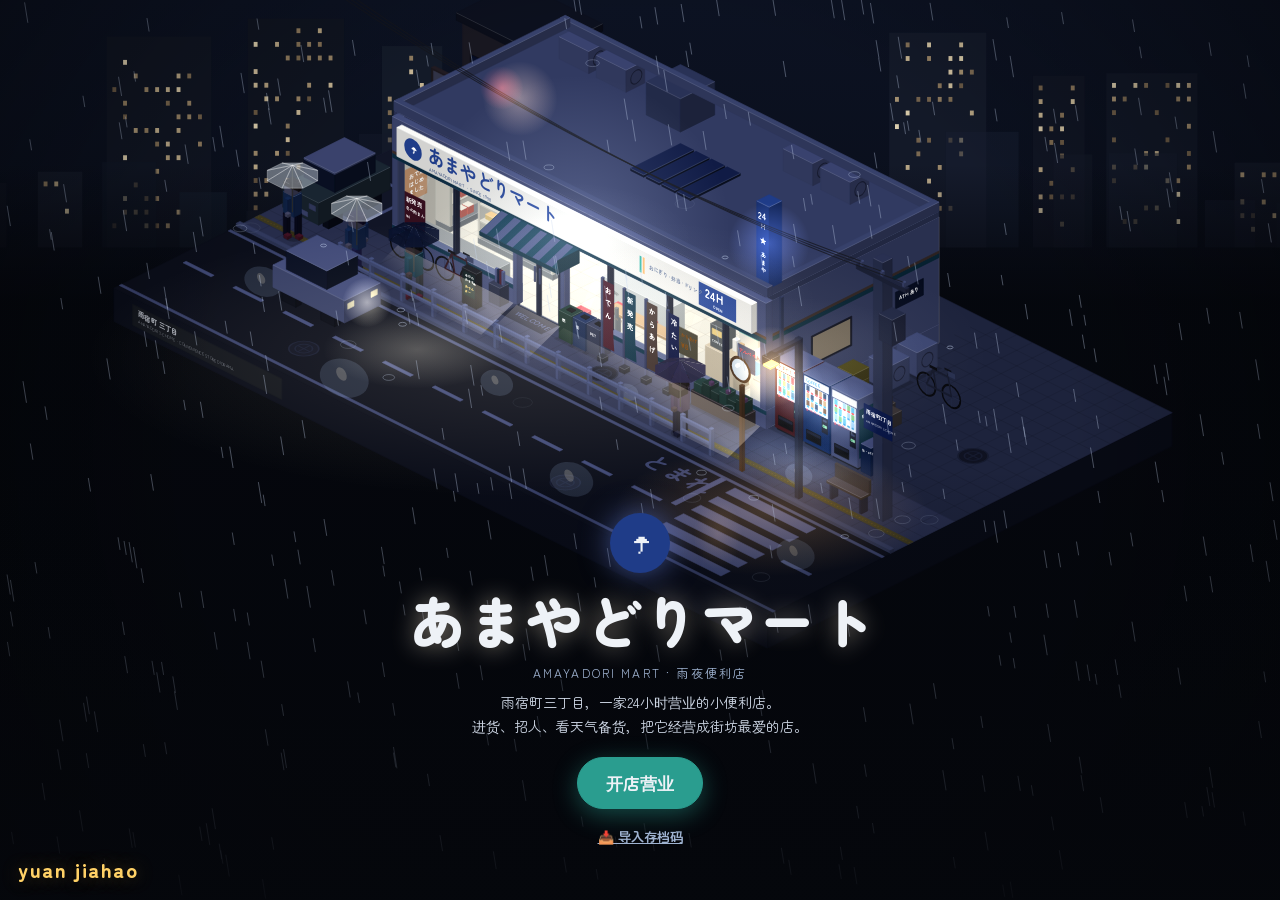
<file: cv.html>
<!DOCTYPE html>
<html lang="zh-CN">
<head>
  <meta charset="UTF-8">
  <meta name="viewport" content="width=device-width, initial-scale=1, maximum-scale=1, user-scalable=no, viewport-fit=cover">
  <meta name="theme-color" content="#0b1020">
  <meta name="mobile-web-app-capable" content="yes">
  <meta name="apple-mobile-web-app-capable" content="yes">
  <meta name="apple-mobile-web-app-status-bar-style" content="black-translucent">
  <meta name="apple-mobile-web-app-title" content="雨夜便利店">
  <link rel="manifest" href="[data-uri]">
  <link rel="icon" href="[data-uri]">
  <link rel="apple-touch-icon" href="[data-uri]">
  <title>あまやどりマート · 雨夜便利店</title>
  <meta name="description" content="日式雨夜便利店经营小游戏 · 等距像素风网页游戏">
  <link rel="preconnect" href="https://fonts.googleapis.com">
  <link rel="preconnect" href="https://fonts.gstatic.com" crossorigin>
  <link href="https://fonts.googleapis.com/css2?family=Zen+Maru+Gothic:wght@500;700;900&display=swap" rel="stylesheet">
  <style>
:root {
  --teal: #2a9d8f;
  --orange: #f4a261;
  --red: #e63946;
  --navy: #1f3c88;
  --panel: rgba(14, 20, 32, 0.8);
  --line: rgba(255, 255, 255, 0.12);
  --font: 'Zen Maru Gothic', 'Hiragino Maru Gothic ProN', 'Yu Gothic', 'Noto Sans JP', 'Microsoft YaHei', sans-serif;
  --sat: env(safe-area-inset-top, 0px);
  --sab: env(safe-area-inset-bottom, 0px);
  --sal: env(safe-area-inset-left, 0px);
  --sar: env(safe-area-inset-right, 0px);
}

* { box-sizing: border-box; -webkit-tap-highlight-color: transparent; }
html, body {
  margin: 0; height: 100%; overflow: hidden; background: #05070c; font-family: var(--font); color: #eef2f7;
  overscroll-behavior: none; touch-action: none;
  -webkit-user-select: none; user-select: none; -webkit-touch-callout: none;
}
canvas#game { display: block; touch-action: none; cursor: grab; position: fixed; inset: 0; }
.hidden { display: none !important; }

button {
  font-family: inherit; font-weight: 700; font-size: 14px; color: #eef2f7;
  background: rgba(255, 255, 255, 0.08); border: 1px solid var(--line);
  border-radius: 999px; padding: 8px 14px; cursor: pointer; min-height: 40px;
  transition: background .15s, transform .1s;
}
button:hover { background: rgba(255, 255, 255, 0.18); }
button:active { transform: scale(0.95); }
button.on { background: var(--teal); border-color: var(--teal); }
button.primary { background: var(--teal); border-color: var(--teal); }
button.primary:hover { background: #33b3a3; }
button.danger { background: var(--red); border-color: var(--red); }
button.link { background: none; border: none; color: #9fb3d1; font-size: 13px; text-decoration: underline; min-height: 32px; }

/* ---------- 标题 ---------- */
#title {
  position: fixed; inset: 0; display: flex; align-items: flex-end; justify-content: center;
  padding: 0 16px calc(5vh + var(--sab)); pointer-events: none;
  background: linear-gradient(to top, rgba(5, 7, 12, 0.9) 0%, rgba(5, 7, 12, 0) 48%);
}
.title-card { text-align: center; pointer-events: auto; animation: rise .9s ease-out both; width: 100%; max-width: 460px; }
.title-card .logo {
  width: 60px; height: 60px; margin: 0 auto 6px; border-radius: 50%;
  background: var(--navy); display: grid; place-items: center; font-size: 34px;
  box-shadow: 0 0 30px rgba(120, 150, 255, 0.5);
}
.title-card h1 { margin: 0; font-size: clamp(30px, 9vw, 56px); font-weight: 900; letter-spacing: 0.04em; text-shadow: 0 0 24px rgba(255, 240, 210, 0.45); white-space: nowrap; }
.title-card .sub { margin: 4px 0 10px; color: #9fb3d1; letter-spacing: 0.18em; font-size: 12px; }
.title-card .desc { margin: 0 0 18px; color: #cfd8e6; line-height: 1.7; font-size: 14px; }
.title-card .btns { display: flex; gap: 12px; justify-content: center; flex-wrap: wrap; }
.title-card .btns button { font-size: 17px; padding: 12px 28px; min-height: 52px; display: flex; flex-direction: column; align-items: center; justify-content: center; line-height: 1.2; }
.title-card .btns button small { font-size: 11px; font-weight: 500; opacity: 0.8; }
.title-card button.primary { box-shadow: 0 6px 24px rgba(42, 157, 143, 0.45); }
.title-card .hint { margin: 10px 0 0; }
@keyframes rise { from { opacity: 0; transform: translateY(20px); } to { opacity: 1; transform: none; } }

/* ---------- HUD ---------- */
.panel {
  position: fixed; top: calc(12px + var(--sat)); padding: 10px 16px; border-radius: 16px;
  background: var(--panel); border: 1px solid var(--line); backdrop-filter: blur(8px); -webkit-backdrop-filter: blur(8px);
  pointer-events: none;
}
.panel.tl { left: calc(12px + var(--sal)); }
.panel.tr { right: calc(12px + var(--sar)); text-align: right; }
.brand { font-size: 12px; color: #9fb3d1; letter-spacing: 0.08em; }
#clock { font-size: 34px; font-weight: 900; line-height: 1.1; font-variant-numeric: tabular-nums; }
#day { font-size: 13px; color: #cfd8e6; }
.money { font-size: 22px; white-space: nowrap; }
.money b { font-size: 26px; color: #ffd27a; font-variant-numeric: tabular-nums; }
.money span { font-size: 13px; color: #9fb3d1; }
#rep { color: #ffd166; font-size: 15px; letter-spacing: 0.04em; white-space: nowrap; }
#today { font-size: 12px; color: #9fb3d1; margin-top: 2px; white-space: nowrap; }

#toolbar {
  position: fixed; left: 50%; bottom: calc(14px + var(--sab)); transform: translateX(-50%);
  display: flex; gap: 6px; padding: 7px; border-radius: 999px;
  background: var(--panel); border: 1px solid var(--line); backdrop-filter: blur(8px); -webkit-backdrop-filter: blur(8px);
}
#toolbar button { font-size: 13px; padding: 7px 13px; display: flex; align-items: center; gap: 5px; white-space: nowrap; }
#toolbar button i { font-style: normal; font-size: 15px; }

#help {
  position: fixed; left: calc(14px + var(--sal)); bottom: calc(16px + var(--sab)); font-size: 12px; line-height: 1.7;
  padding: 10px 14px; border-radius: 14px; background: var(--panel); border: 1px solid var(--line);
  color: #cfd8e6; pointer-events: none;
}
#help b { display: block; color: #fff; font-size: 13px; margin-bottom: 2px; }

#toasts {
  position: fixed; top: calc(16px + var(--sat)); left: 50%; transform: translateX(-50%);
  display: flex; flex-direction: column; gap: 6px; align-items: center; pointer-events: none; z-index: 30;
  width: max-content; max-width: 92vw;
}
.toast {
  padding: 8px 16px; border-radius: 16px; font-size: 14px; font-weight: 700; text-align: center;
  background: rgba(14, 20, 32, 0.92); border: 1px solid var(--line);
  animation: rise .3s ease-out both; transition: opacity .5s, transform .5s;
}
.toast.out { opacity: 0; transform: translateY(-8px); }

/* ---------- 弹窗 ---------- */
#modal {
  position: fixed; inset: 0; z-index: 20; display: flex; align-items: center; justify-content: center;
  background: rgba(3, 5, 10, 0.55); backdrop-filter: blur(3px); -webkit-backdrop-filter: blur(3px);
  animation: fade .2s ease-out both;
}
.sheet {
  width: min(440px, 92vw); max-height: 86vh; overflow-y: auto; padding: 20px 20px 18px;
  background: #121a29; border: 1px solid var(--line); border-radius: 22px;
  box-shadow: 0 20px 60px rgba(0, 0, 0, 0.5); animation: rise .25s ease-out both;
  -webkit-user-select: text; user-select: text; touch-action: pan-y;
}
.sheet h2 { margin: 0 0 10px; font-size: 20px; }
.sheet p { margin: 0 0 14px; color: #cfd8e6; font-size: 14px; line-height: 1.7; }
.sheet p.note { font-size: 12px; color: #8b9ab1; margin: 14px 0 0; }
.sheet code { background: rgba(255,255,255,0.1); padding: 1px 6px; border-radius: 6px; }
.sheet .row { display: flex; gap: 10px; justify-content: flex-end; margin-top: 6px; }
.sheet .row button { flex: 1; min-height: 46px; font-size: 15px; }
.sheet .grid { display: grid; grid-template-columns: 1fr 1fr; gap: 8px; }
.sheet .grid button { min-height: 48px; border-radius: 14px; font-size: 14px; }
.sheet .grid .wide { grid-column: span 2; }
.sheet textarea {
  width: 100%; height: 96px; resize: none; margin-bottom: 12px; padding: 10px;
  border-radius: 12px; border: 1px solid var(--line); background: #0a0f19; color: #dbe6f5;
  font: 12px/1.4 ui-monospace, Menlo, Consolas, monospace; word-break: break-all;
  -webkit-user-select: text; user-select: text;
}
.tut { list-style: none; margin: 0 0 14px; padding: 0; display: grid; gap: 10px; }
.tut li { display: flex; gap: 12px; align-items: flex-start; background: rgba(255,255,255,0.05); border-radius: 14px; padding: 10px 12px; font-size: 13px; color: #cfd8e6; line-height: 1.6; }
.tut li span { font-size: 26px; line-height: 1.2; }
.tut li b { display: block; color: #fff; font-size: 15px; }
.tut em { font-style: normal; font-weight: 700; }
.tut em.o { color: var(--orange); } .tut em.r { color: #ff6b6b; }
@keyframes fade { from { opacity: 0; } to { opacity: 1; } }

/* ---------- 手机竖屏 ---------- */
@media (max-width: 760px) {
  #help { display: none; }
  .panel { padding: 7px 12px; border-radius: 14px; }
  .brand { display: none; }
  #clock { font-size: 24px; }
  #day { font-size: 12px; }
  .money { font-size: 16px; }
  .money b { font-size: 20px; }
  #rep { font-size: 13px; }
  #today { font-size: 11px; }
  #toasts { top: calc(84px + var(--sat)); }
  .toast { font-size: 13px; padding: 7px 14px; }
  #toolbar { gap: 4px; padding: 6px; border-radius: 22px; width: calc(100vw - 20px - var(--sal) - var(--sar)); max-width: 420px; justify-content: space-between; }
  #toolbar button { flex: 1; flex-direction: column; gap: 0; padding: 5px 0 4px; min-height: 52px; border-radius: 16px; font-size: 10px; font-weight: 500; }
  #toolbar button i { font-size: 20px; line-height: 1.2; }
  #modal { align-items: flex-end; }
  .sheet {
    width: 100vw; max-width: 560px; border-radius: 22px 22px 0 0; max-height: 82vh;
    padding: 18px 16px calc(16px + var(--sab)); animation: slideup .28s ease-out both;
  }
  .title-card .desc { font-size: 13px; }
}
@keyframes slideup { from { transform: translateY(100%); } to { transform: none; } }

/* ---------- 手机横屏 (高度很小) ---------- */
@media (max-height: 500px) and (orientation: landscape) {
  #help { display: none; }
  .panel { padding: 5px 10px; top: calc(8px + var(--sat)); }
  .brand, #today { display: none; }
  #clock { font-size: 20px; }
  .money { font-size: 15px; }
  .money b { font-size: 17px; }
  #toasts { top: calc(10px + var(--sat)); }
  #toolbar { bottom: calc(6px + var(--sab)); padding: 4px; gap: 4px; border-radius: 18px; width: auto; }
  #toolbar button { padding: 3px 12px; min-height: 40px; min-width: 52px; flex: none; flex-direction: column; gap: 0; font-size: 9px; border-radius: 14px; }
  #toolbar button i { font-size: 16px; }
  #title { padding-bottom: calc(10px + var(--sab)); }
  .title-card .logo, .title-card .desc { display: none; }
  .title-card h1 { font-size: 30px; }
  .sheet { max-height: 92vh; }
}

/* =========================================================
 * 管理面板 (进货 / 人员 / 财报 / 天气)
 * ========================================================= */
#toolbar button.alert { box-shadow: 0 0 0 2px #e63946 inset; animation: pulse 1.2s infinite; }
@keyframes pulse { 50% { background: rgba(230, 57, 70, 0.35); } }
button:disabled { opacity: 0.4; cursor: not-allowed; }
button.sm { min-height: 32px; padding: 5px 12px; font-size: 13px; }

.sheet.big {
  width: min(760px, 96vw); height: min(88vh, 860px); max-height: none; padding: 0;
  display: flex; flex-direction: column; overflow: hidden; user-select: none; -webkit-user-select: none;
}
.ph { display: flex; align-items: center; gap: 10px; padding: 16px 18px 10px; }
.ph h2 { margin: 0; font-size: 20px; flex: 1; }
.pmoney { font-weight: 700; color: #ffd27a; font-variant-numeric: tabular-nums; }
.ph .x { min-height: 36px; width: 36px; padding: 0; border-radius: 50%; font-size: 15px; }
.tabs { display: flex; gap: 6px; padding: 0 18px 10px; overflow-x: auto; scrollbar-width: none; flex-shrink: 0; }
.tabs::-webkit-scrollbar { display: none; }
.tabs button { white-space: nowrap; min-height: 34px; padding: 6px 13px; font-size: 13px; }
.pbody { flex: 1; overflow-y: auto; padding: 4px 18px 16px; touch-action: pan-y; -webkit-overflow-scrolling: touch; }
.pfoot { padding: 10px 18px calc(12px + var(--sab)); border-top: 1px solid var(--line); background: #0f1623; }
.pfoot .row { margin-top: 6px; }
.muted { color: #8b9ab1; font-size: 12px; }
.note { color: #8b9ab1; font-size: 12px; line-height: 1.6; }
.empty { text-align: center; color: #9fb3d1; padding: 40px 10px; line-height: 1.8; }
.good { color: #6ee7a8 !important; } .bad { color: #ff8a8a !important; }
em.good, em.bad, em.new { font-style: normal; font-size: 11px; padding: 1px 6px; border-radius: 6px; background: rgba(255,255,255,0.08); }
em.new { color: #ffd27a; }

/* 进货 */
.plist { display: grid; gap: 8px; }
.pcard { display: grid; grid-template-columns: 46px 1fr auto; gap: 10px; align-items: center; padding: 10px 12px; border-radius: 14px; background: rgba(255,255,255,0.05); border: 1px solid var(--line); }
.pcard.dim { opacity: 0.75; border-style: dashed; }
.pe { font-size: 32px; text-align: center; }
.pinfo b { font-size: 15px; } .pinfo small { color: #9fb3d1; }
.pmeta { font-size: 12px; color: #9fb3d1; margin: 3px 0; }
.pmeta i { font-style: normal; font-weight: 700; } .pmeta i.up { color: #ff8a8a; } .pmeta i.down { color: #6ee7a8; }
.pstock { display: flex; gap: 10px; font-size: 12px; color: #cfd8e6; flex-wrap: wrap; }
.pstock b { color: #fff; } .pstock .inc { color: #ffd27a; }
.pctl { display: flex; flex-direction: column; align-items: flex-end; gap: 4px; }
.price { display: flex; align-items: center; gap: 4px; }
.price button { min-height: 30px; width: 30px; padding: 0; font-size: 16px; }
.price span { min-width: 54px; text-align: center; font-weight: 700; font-variant-numeric: tabular-nums; }
.margin { font-size: 11px; color: #9fb3d1; }
.pctl .primary { display: flex; flex-direction: column; line-height: 1.2; border-radius: 12px; }
.pctl .primary small { font-size: 11px; opacity: 0.85; font-weight: 500; }
.lockcard { text-align: center; padding: 30px 16px; background: rgba(255,255,255,0.04); border-radius: 18px; border: 1px dashed var(--line); }
.lockcard .big { font-size: 54px; } .lockcard h3 { margin: 6px 0; } .lockcard p { color: #cfd8e6; font-size: 14px; }
.lockcard button { font-size: 16px; padding: 12px 26px; }

/* 人员 */
.scard { display: grid; grid-template-columns: 84px 1fr; gap: 12px; padding: 12px; margin-bottom: 10px; border-radius: 16px; background: rgba(255,255,255,0.05); border: 1px solid var(--line); }
.scard img { width: 84px; height: 105px; border-radius: 10px; object-fit: cover; background: #ddd; }
.sname b { font-size: 16px; } .sname small { color: #9fb3d1; font-size: 12px; }
.dot { font-size: 11px; padding: 1px 8px; border-radius: 99px; background: rgba(255,255,255,0.1); color: #9fb3d1; margin-left: 4px; }
.dot.on { background: rgba(82, 183, 136, 0.25); color: #6ee7a8; }
.chips { display: flex; flex-wrap: wrap; gap: 4px; margin: 6px 0; }
.chip { font-size: 11px; padding: 2px 8px; border-radius: 99px; background: rgba(244, 162, 97, 0.18); color: #ffc999; border: 1px solid rgba(244,162,97,0.3); white-space: nowrap; }
.chip i { font-style: normal; opacity: 0.6; margin-left: 4px; }
.stats { display: grid; grid-template-columns: 1fr 1fr; gap: 3px 12px; font-size: 12px; color: #cfd8e6; margin: 4px 0 6px; }
.stats label { display: flex; align-items: center; gap: 6px; }
.stats.wide label i { font-style: normal; color: #fff; width: 10px; }
.bar { flex: 1; height: 6px; border-radius: 3px; background: rgba(255,255,255,0.1); overflow: hidden; display: inline-block; min-width: 40px; }
.bar > span { display: block; height: 100%; background: linear-gradient(90deg, #f4a261, #ffd166); border-radius: 3px; }
.bar.teal > span { background: linear-gradient(90deg, #2a9d8f, #6ee7a8); }
.mini { display: flex; flex-wrap: wrap; gap: 2px 12px; font-size: 12px; color: #cfd8e6; }
.stars { color: #ffd166; letter-spacing: -1px; } .stars i { color: rgba(255,255,255,0.15); font-style: normal; }
.seg { display: flex; align-items: center; gap: 4px; margin: 4px 0; font-size: 12px; color: #9fb3d1; flex-wrap: wrap; }
.seg span { width: 30px; }
.seg button { min-height: 28px; padding: 3px 10px; font-size: 12px; }
.sfoot { display: flex; justify-content: space-between; align-items: center; gap: 8px; margin-top: 6px; font-size: 13px; flex-wrap: wrap; }
.sfoot b { color: #ffd27a; }
.adbar { display: flex; align-items: center; justify-content: space-between; gap: 10px; padding: 10px 12px; margin-bottom: 10px; border-radius: 14px; background: rgba(42,157,143,0.15); font-size: 13px; flex-wrap: wrap; }

/* 简历 (履歴書风格) */
.resume { background: #fbfaf5; color: #222; border-radius: 10px; padding: 16px; font-size: 13px; line-height: 1.6; -webkit-user-select: text; user-select: text; }
.rhead { display: flex; justify-content: space-between; align-items: flex-end; border-bottom: 2px solid #222; padding-bottom: 4px; margin-bottom: 10px; }
.rtitle { font-size: 22px; font-weight: 900; letter-spacing: 0.3em; } .rtitle small { font-size: 12px; letter-spacing: 0; color: #777; }
.rdate { font-size: 12px; color: #555; }
.rtop { display: grid; grid-template-columns: 1fr 96px; gap: 12px; margin-bottom: 10px; }
.rtop img { width: 96px; height: 120px; border: 1px solid #999; object-fit: cover; }
.resume table { width: 100%; border-collapse: collapse; }
.resume th, .resume td { border: 1px solid #bbb; padding: 4px 8px; text-align: left; vertical-align: top; }
.resume th { background: #efece2; width: 64px; font-weight: 700; white-space: nowrap; }
.resume td.nm { font-size: 18px; font-weight: 700; }
.resume .rt th { text-align: center; width: auto; }
.resume .r { text-align: right; white-space: nowrap; }
.rbox { border: 1px solid #bbb; border-top: none; padding: 6px 8px; }
.rt + .rbox { border-top: 1px solid #bbb; margin-top: 10px; }
.rbox b { display: block; font-size: 12px; color: #666; }
.rbox.memo { background: #fff8e1; margin-top: 10px; border: 1px dashed #d4a017; }
.rbox.memo .chip { background: #ffe8c2; color: #8a5300; border-color: #f4c27a; }
.rbox.memo .stats { color: #333; } .rbox.memo .stats.wide label i { color: #333; }
.rbox.memo .bar { background: rgba(0,0,0,0.1); }

/* 财报 */
.kpis { display: grid; grid-template-columns: repeat(4, 1fr); gap: 8px; margin-bottom: 12px; }
.kpi { padding: 10px; border-radius: 14px; background: rgba(255,255,255,0.05); border: 1px solid var(--line); }
.kpi small { display: block; color: #9fb3d1; font-size: 12px; } .kpi b { font-size: 20px; font-variant-numeric: tabular-nums; }
.kpi i { display: block; font-style: normal; font-size: 11px; color: #8b9ab1; }
.ftable { width: 100%; border-collapse: collapse; font-size: 14px; margin-bottom: 12px; }
.ftable th { text-align: left; color: #9fb3d1; font-size: 12px; padding: 8px 4px 2px; font-weight: 500; }
.ftable td { padding: 6px 4px; border-bottom: 1px solid var(--line); font-variant-numeric: tabular-nums; }
.ftable .r { text-align: right; } .ftable tr.sum td { font-weight: 900; font-size: 16px; border-bottom: none; }
.ftable.small { font-size: 12px; } .ftable.small small { color: #ffd27a; }
.losses { display: flex; flex-wrap: wrap; gap: 6px 14px; padding: 10px 12px; border-radius: 12px; background: rgba(230,57,70,0.12); font-size: 13px; }
.losses > b { width: 100%; }
.chart { display: flex; align-items: flex-end; gap: 4px; height: 170px; padding: 8px 0; }
.chart .col { flex: 1; display: flex; flex-direction: column; align-items: center; height: 100%; }
.chart .bars { flex: 1; width: 100%; display: flex; align-items: flex-end; justify-content: center; gap: 2px; }
.chart .bars span { width: 40%; border-radius: 3px 3px 0 0; min-height: 1px; }
.chart .s, .legend .s { background: #2a9d8f; } .chart .c, .legend .c { background: #f4a261; }
.chart .partial .bars span { opacity: 0.55; }
.chart small { font-size: 9px; color: #8b9ab1; margin-top: 3px; white-space: nowrap; }
.legend { display: flex; gap: 6px; align-items: center; font-size: 12px; color: #9fb3d1; margin-bottom: 8px; }
.legend span { width: 12px; height: 12px; border-radius: 3px; display: inline-block; }
.rank { display: grid; gap: 6px; }
.rk { display: grid; grid-template-columns: 22px 30px 1fr 1fr 70px; gap: 8px; align-items: center; font-size: 13px; }
.rk .no { color: #9fb3d1; text-align: center; } .rk .e { font-size: 22px; }
.rk .n small { display: block; font-size: 11px; color: #8b9ab1; } .rk .v { text-align: right; font-size: 12px; color: #9fb3d1; } .rk .v b { color: #fff; }

/* 天气 */
.wnow { display: grid; grid-template-columns: auto 1fr; gap: 4px 12px; align-items: center; padding: 0 18px 10px; }
.wnow .big { font-size: 42px; }
.wnow b { font-size: 26px; display: block; } .wnow small { color: #9fb3d1; }
.wnow p { grid-column: span 2; margin: 4px 0 0; font-size: 12px; color: #8b9ab1; line-height: 1.6; }
.wlist { display: grid; gap: 6px; align-content: start; }
.wrow { display: grid; grid-template-columns: 72px 64px 66px 52px 1fr; gap: 8px; align-items: center; padding: 8px 12px; border-radius: 14px; background: rgba(255,255,255,0.04); border: 1px solid transparent; }
.wrow.today { background: rgba(42,157,143,0.18); border-color: rgba(42,157,143,0.5); }
.wrow.we .wd b { color: #ffb4a2; }
.wd b { display: block; font-size: 16px; } .wd small, .wi small { color: #9fb3d1; font-size: 11px; white-space: nowrap; }
.wd em { display: inline-block; font-style: normal; font-size: 10px; padding: 0 6px; border-radius: 6px; background: #2a9d8f; color: #fff; margin-top: 2px; }
.wi { display: flex; flex-direction: column; align-items: center; } .wi span { font-size: 26px; line-height: 1.1; }
.wt b { color: #ff9f8a; font-size: 16px; } .wt span { color: #8ecae6; margin-left: 4px; }
.wp { font-size: 12px; color: #8ecae6; }
.wc { font-size: 13px; } .wc b { font-size: 16px; } .wc small { color: #8b9ab1; margin-left: 3px; } .wc i { display: block; font-style: normal; font-size: 11px; color: #6ee7a8; }
.wev { grid-column: 1 / -1; font-size: 12px; padding: 4px 10px; border-radius: 8px; background: rgba(255, 209, 102, 0.14); color: #ffd166; }
.wev small { color: #cfd8e6; margin-left: 8px; }

@media (max-width: 760px) {
  .sheet.big { width: 100vw; height: 90vh; border-radius: 22px 22px 0 0; }
  .ph { padding: 14px 14px 8px; } .tabs { padding: 0 14px 8px; } .pbody { padding: 4px 12px 14px; }
  .pfoot { padding: 8px 12px calc(10px + var(--sab)); }
  .pfoot .row button { font-size: 13px; padding: 8px 6px; }
  .pcard { grid-template-columns: 36px 1fr; }
  .pe { font-size: 26px; }
  .pctl { grid-column: 1 / -1; flex-direction: row; justify-content: space-between; align-items: center; }
  .pctl .primary { flex-direction: row; gap: 6px; align-items: baseline; }
  .scard { grid-template-columns: 64px 1fr; gap: 10px; padding: 10px; }
  .scard img { width: 64px; height: 80px; }
  .kpis { grid-template-columns: 1fr 1fr; }
  .rk { grid-template-columns: 20px 26px 1fr 60px; } .rk .bar { display: none; }
  .wrow { grid-template-columns: 50px 46px 58px 1fr; padding: 8px 10px; gap: 6px; }
  .wrow .wp { display: none; }
  .wd b { font-size: 14px; } .wi span { font-size: 22px; }
  .rtop { grid-template-columns: 1fr 80px; } .rtop img { width: 80px; height: 100px; }
  .resume { padding: 12px; font-size: 12px; }
}
@media (max-width: 380px) {
  #toolbar button { font-size: 9px; }
  #toolbar button i { font-size: 18px; }
}
@media (max-height: 500px) and (orientation: landscape) {
  .sheet.big { height: 94vh; }
}

/* =========================================================
 * 漫画风 (body.manga)
 * ========================================================= */
.vchip { display: inline-block; width: 26px; height: 40px; border-radius: 4px; border: 2px solid rgba(255,255,255,0.5); }
body.manga { background: #fff; color: #111; }
body.manga .panel, body.manga #toolbar, body.manga #help, body.manga .toast, body.manga .sheet {
  background: #fff; color: #111; border: 2.5px solid #111; box-shadow: 4px 4px 0 #111; backdrop-filter: none;
}
body.manga .panel .brand, body.manga #day, body.manga #today, body.manga .money span, body.manga .muted, body.manga .note, body.manga .pmeta, body.manga .sname small, body.manga .pinfo small { color: #444; }
body.manga .money b, body.manga .pmoney, body.manga .sfoot b, body.manga #rep { color: #111; }
body.manga button { background: #fff; color: #111; border: 2px solid #111; box-shadow: 2px 2px 0 #111; }
body.manga button:hover { background: #f0f0f0; }
body.manga button.on, body.manga button.primary { background: #111; color: #fff; border-color: #111; }
body.manga button.danger { background: #fff; color: #111; background-image: repeating-linear-gradient(45deg, #111 0 2px, #fff 2px 6px); color: #111; }
body.manga .title-card h1 { color: #111; text-shadow: 3px 3px 0 #fff, -2px -2px 0 #fff, 4px 4px 0 #111; }
body.manga .title-card .sub, body.manga .title-card .desc { color: #111; background: #fff; display: inline-block; padding: 2px 8px; border: 2px solid #111; }
body.manga #title { background: radial-gradient(circle at 50% 120%, rgba(255,255,255,0.95) 0 30%, rgba(255,255,255,0) 60%); }
body.manga .title-card .logo { background: #111; box-shadow: none; }
body.manga .pcard, body.manga .scard, body.manga .kpi, body.manga .wrow, body.manga .tut li, body.manga .lockcard, body.manga .adbar, body.manga .losses {
  background: #fff; border: 2px solid #111; color: #111;
}
body.manga .wrow.today { background: repeating-radial-gradient(circle at 2px 2px, #ccc 0 1px, #fff 1px 5px); }
body.manga .pfoot { background: #fff; border-top: 2.5px solid #111; }
body.manga .chip { background: #fff; color: #111; border: 1.5px solid #111; }
body.manga .bar { background: #ddd; border: 1px solid #111; } body.manga .bar > span { background: #111; }
body.manga .stars { color: #111; } body.manga .stars i { color: #ccc; }
body.manga .dot.on { background: #111; color: #fff; }
body.manga .good { color: #111 !important; font-weight: 900; } body.manga .bad { color: #111 !important; text-decoration: underline wavy; }
body.manga .chart .s, body.manga .legend .s { background: #111; } body.manga .chart .c, body.manga .legend .c { background: repeating-linear-gradient(45deg, #111 0 2px, #fff 2px 5px); border: 1px solid #111; }
body.manga .ftable td { border-bottom: 1.5px solid #111; }
body.manga .wt b, body.manga .wt span, body.manga .wp, body.manga .wc i, body.manga .wev { color: #111; }
body.manga .wev { background: #fff; border: 1.5px dashed #111; }
body.manga #modal { background: rgba(255,255,255,0.6); }
body.manga .resume { border: 2.5px solid #111; }
body.manga .ph h2 { font-weight: 900; }
body.manga .tut em.o, body.manga .tut em.r { color: #111; text-decoration: underline; }
body.manga #toolbar button.alert { box-shadow: 0 0 0 3px #111 inset; animation: none; background: repeating-linear-gradient(45deg, #fff 0 4px, #ddd 4px 8px); }
body.manga .toast { border-radius: 18px; font-weight: 900; }
body.manga .mini, body.manga .stats, body.manga .seg, body.manga .pstock, body.manga .margin, body.manga .kpi small, body.manga .kpi i, body.manga .wd small, body.manga .wi small, body.manga .rk .n small, body.manga .rk .v { color: #222; }

/* =========================================================
 * v5: 更大的工具栏 / 新闻按钮 / 报纸
 * ========================================================= */
#toolbar { gap: 8px; padding: 9px; bottom: calc(16px + var(--sab)); border-radius: 26px; }
#toolbar button { flex-direction: column; gap: 2px; min-width: 82px; min-height: 64px; padding: 8px 14px; font-size: 14px; border-radius: 18px; }
#toolbar button i { font-size: 24px; line-height: 1.15; }

#btn-news {
  position: fixed; left: calc(14px + var(--sal)); top: calc(132px + var(--sat)); z-index: 5;
  display: flex; flex-direction: column; align-items: center; gap: 2px;
  min-width: 76px; min-height: 76px; padding: 8px 10px; border-radius: 22px; font-size: 14px;
  background: var(--panel); border: 1px solid var(--line); backdrop-filter: blur(8px); -webkit-backdrop-filter: blur(8px);
}
#btn-news i { font-style: normal; font-size: 30px; line-height: 1.1; }
#btn-news .dot-new { display: none; position: absolute; top: 6px; right: 6px; width: 14px; height: 14px; border-radius: 50%; background: #e63946; border: 2px solid #fff; }
#btn-news.unread .dot-new { display: block; animation: pulse2 1.4s infinite; }
@keyframes pulse2 { 50% { transform: scale(1.3); } }
body.manga #btn-news { background: #fff; color: #111; border: 2.5px solid #111; box-shadow: 3px 3px 0 #111; }

.paper { background: #f7f3e8; color: #222; border-radius: 10px; padding: 16px 18px; font-family: 'Noto Serif JP', 'Songti SC', 'SimSun', serif; -webkit-user-select: text; user-select: text; }
.masthead { text-align: center; border-bottom: 3px double #222; padding-bottom: 8px; margin-bottom: 12px; }
.mt-title { font-size: 30px; font-weight: 900; letter-spacing: 0.25em; }
.mt-title small { font-size: 11px; letter-spacing: 0.15em; color: #666; display: block; }
.mt-sub { font-size: 12px; color: #555; border-top: 1px solid #222; margin-top: 6px; padding-top: 4px; }
.headline { display: grid; grid-template-columns: 70px 1fr; gap: 12px; padding-bottom: 12px; border-bottom: 1px solid #bbb; margin-bottom: 12px; }
.hl-icon { font-size: 48px; text-align: center; }
.headline h3 { margin: 4px 0; font-size: 21px; line-height: 1.35; }
.headline p, .nitem p { margin: 4px 0; font-size: 13px; line-height: 1.7; color: #333; }
.ntag { display: inline-block; font-size: 11px; padding: 1px 8px; background: #222; color: #f7f3e8; border-radius: 3px; font-family: var(--font); }
.ncols { display: grid; grid-template-columns: 1fr 1fr; gap: 12px 16px; }
.nitem { border-left: 2px solid #ccc; padding-left: 10px; }
.ni-h { display: flex; align-items: center; gap: 6px; }
.ni-icon { font-size: 22px; }
.nitem h4 { margin: 4px 0 0; font-size: 15px; line-height: 1.4; }
.eff { display: inline-block; margin-top: 4px; font-size: 12px; font-weight: 700; color: #8b1e1e; background: #ffe8c2; padding: 2px 8px; border-radius: 4px; font-family: var(--font); }

@media (max-width: 760px) {
  #toolbar { gap: 4px; padding: 6px; border-radius: 24px; width: calc(100vw - 12px - var(--sal) - var(--sar)); max-width: 520px; bottom: calc(8px + var(--sab)); }
  #toolbar button { flex: 1; min-width: 0; min-height: 66px; padding: 6px 0 5px; font-size: 12px; font-weight: 700; border-radius: 18px; }
  #toolbar button span { display: block; }
  #toolbar button i { font-size: 26px; }
  #btn-news { top: calc(94px + var(--sat)); left: calc(10px + var(--sal)); min-width: 62px; min-height: 62px; font-size: 12px; border-radius: 18px; padding: 6px 8px; }
  #btn-news i { font-size: 26px; }
  #toasts { top: calc(160px + var(--sat)); }
  .ncols { grid-template-columns: 1fr; }
  .headline { grid-template-columns: 52px 1fr; } .hl-icon { font-size: 38px; }
  .mt-title { font-size: 24px; }
}
@media (max-width: 380px) {
  #toolbar button { font-size: 11px; } #toolbar button i { font-size: 23px; }
}
@media (max-height: 500px) and (orientation: landscape) {
  #toolbar { bottom: calc(6px + var(--sab)); padding: 5px; gap: 5px; width: auto; }
  #toolbar button { min-height: 52px; min-width: 66px; padding: 4px 10px; font-size: 11px; flex: none; }
  #toolbar button i { font-size: 20px; }
  #btn-news { top: calc(64px + var(--sat)); min-width: 56px; min-height: 56px; }
  #btn-news i { font-size: 22px; }
}
@media (max-width: 1240px) { #help { display: none; } }

/* =========================================================
 * v6: 收入面板 / 左侧按钮 / 标签箭头 / 管理货架
 * ========================================================= */
#hud-money { min-width: 230px; padding: 12px 16px 10px; }
#hud-money .money { font-size: 22px; line-height: 1.1; }
#hud-money .money b { font-size: 38px; font-weight: 900; color: #ffd27a; text-shadow: 0 0 18px rgba(255,210,122,0.35); display: inline-block; transition: transform .15s; }
#hud-money .money b.bump { animation: bump .45s ease-out; }
@keyframes bump { 30% { transform: scale(1.18); color: #fff3c4; } 100% { transform: scale(1); } }
#hud-money .income { display: flex; justify-content: flex-end; align-items: baseline; gap: 8px; margin-top: 2px; }
#hud-money .income span { font-size: 12px; color: #9fb3d1; }
#hud-money .income b { font-size: 24px; color: #6ee7a8; font-variant-numeric: tabular-nums; text-shadow: 0 0 12px rgba(110,231,168,0.3); }
.goal { margin-top: 6px; }
.gbar { height: 9px; border-radius: 5px; background: rgba(255,255,255,0.12); overflow: hidden; }
.gbar span { display: block; height: 100%; width: 0; border-radius: 5px; background: linear-gradient(90deg, #2a9d8f, #6ee7a8, #ffd166); transition: width .5s; }
#hud-money.hit .gbar span { background: linear-gradient(90deg, #ffd166, #f4a261, #ffd166); background-size: 200% 100%; animation: shine 1.5s linear infinite; }
@keyframes shine { to { background-position: -200% 0; } }
.gtext { display: flex; justify-content: space-between; gap: 8px; font-size: 11px; color: #9fb3d1; margin-top: 3px; white-space: nowrap; }
#streak { color: #ffb36b; font-weight: 700; }
.hsub { display: flex; justify-content: space-between; gap: 10px; margin-top: 4px; font-size: 12px; color: #9fb3d1; }
.hsub #rep { font-size: 13px; }
.mpop { position: absolute; right: 18px; top: 8px; font-weight: 900; font-size: 22px; color: #6ee7a8; text-shadow: 0 2px 6px rgba(0,0,0,0.6); pointer-events: none; animation: mpop 1.3s ease-out forwards; }
@keyframes mpop { 0% { opacity: 0; transform: translateY(8px) scale(0.7); } 15% { opacity: 1; transform: translateY(0) scale(1.15); } 100% { opacity: 0; transform: translateY(-34px) scale(1); } }
#confetti { position: fixed; inset: 0; pointer-events: none; z-index: 40; overflow: hidden; }
#confetti i { position: absolute; top: 70px; width: 8px; height: 13px; border-radius: 2px; animation: conf 2.2s cubic-bezier(.2,.6,.4,1) forwards; }
@keyframes conf { 0% { transform: translate(0, 0) rotate(0); opacity: 1; } 100% { transform: translate(var(--dx), 70vh) rotate(var(--rot)); opacity: 0; } }

.sidebtn {
  position: fixed; left: calc(14px + var(--sal)); z-index: 5;
  display: flex; flex-direction: column; align-items: center; gap: 2px;
  min-width: 80px; min-height: 76px; padding: 8px 8px; border-radius: 22px; font-size: 13px;
  background: var(--panel); border: 1px solid var(--line); backdrop-filter: blur(8px); -webkit-backdrop-filter: blur(8px);
}
.sidebtn i { font-style: normal; font-size: 30px; line-height: 1.1; }
.sidebtn .dot-new { display: none; position: absolute; top: 6px; right: 6px; width: 14px; height: 14px; border-radius: 50%; background: #e63946; border: 2px solid #fff; }
.sidebtn.unread .dot-new { display: block; animation: pulse2 1.4s infinite; }
#btn-news { top: calc(132px + var(--sat)); }
#btn-shelf { top: calc(220px + var(--sat)); }
body.manga .sidebtn { background: #fff; color: #111; border: 2.5px solid #111; box-shadow: 3px 3px 0 #111; }
body.manga #hud-money .money b, body.manga #hud-money .income b { color: #111; text-shadow: none; }
body.manga .gbar { background: #fff; border: 1.5px solid #111; } body.manga .gbar span { background: #111 !important; }

.tabwrap { position: relative; display: flex; align-items: center; padding: 0 18px 10px; gap: 4px; flex-shrink: 0; }
.tabwrap .tabs { padding: 0; flex: 1; scroll-behavior: auto; cursor: grab; user-select: none; }
.tabwrap .tabs.dragging { cursor: grabbing; }
.tabwrap .tabs.dragging button { pointer-events: none; }
.tarrow { flex: none; width: 34px; min-height: 34px; padding: 0; border-radius: 50%; font-size: 22px; line-height: 1; opacity: 0.25; pointer-events: none; }
.tabwrap.can-l .tarrow.l, .tabwrap.can-r .tarrow.r { opacity: 1; pointer-events: auto; background: #2a9d8f; border-color: #2a9d8f; }

.warnbtn { margin-left: auto; background: rgba(230,57,70,0.25) !important; border-color: #e63946 !important; }
.warnbox { display: flex; gap: 12px; align-items: center; justify-content: space-between; padding: 12px 14px; border-radius: 14px; background: rgba(230,57,70,0.14); border: 1px solid rgba(230,57,70,0.5); margin-bottom: 12px; flex-wrap: wrap; font-size: 13px; }
.fxgrid { display: grid; grid-template-columns: repeat(auto-fill, minmax(200px, 1fr)); gap: 10px; }
.fxcard { display: flex; flex-direction: column; align-items: stretch; gap: 8px; text-align: left; padding: 12px; border-radius: 16px; min-height: 0; background: rgba(255,255,255,0.05); border: 1px solid var(--line); }
.fxcard:hover { background: rgba(255,255,255,0.1); transform: translateY(-2px); }
.fxcard.locked { opacity: 0.5; }
.fx-h b { display: block; font-size: 15px; } .fx-h small { color: #9fb3d1; font-weight: 500; font-size: 11px; }
.fx-mini { display: grid; gap: 3px; padding: 6px; border-radius: 8px; background: #d9d4c8; min-height: 44px; }
.fx-mini span { display: grid; place-items: center; height: 22px; border-radius: 4px; background: rgba(255,255,255,0.55); font-size: 15px; }
.st-fridge .fx-mini { background: #bfd8e8; } .st-freezer .fx-mini { background: #d6eef8; } .st-hot .fx-mini { background: #f2c48a; } .st-mag .fx-mini { background: #b49a86; }
.fx-f { display: flex; gap: 10px; font-size: 11px; color: #cfd8e6; font-weight: 500; flex-wrap: wrap; align-items: center; }
.tipbox { margin-top: 14px; padding: 12px 14px; border-radius: 14px; background: rgba(42,157,143,0.12); display: grid; gap: 4px; font-size: 12.5px; color: #cfd8e6; }
.tipbox b { color: #fff; font-size: 14px; margin-bottom: 2px; }

.fxhead { display: flex; justify-content: space-between; align-items: center; gap: 10px; margin-bottom: 10px; }
.fxhead b { font-size: 17px; display: block; } .fxhead small { color: #9fb3d1; font-size: 12px; }
.fxstat { text-align: right; } .fxstat span { font-size: 11px; color: #9fb3d1; display: block; } .fxstat b { font-size: 24px; color: #6ee7a8; } .fxstat small { display: block; }
/* 货架可视化 */
.shelfviz { border-radius: 14px; padding: 12px 12px 14px; background: linear-gradient(#efe9df, #ddd6c8); box-shadow: inset 0 0 0 4px #c8bfae, 0 8px 24px rgba(0,0,0,0.35); }
.sv-fridge { background: linear-gradient(#e8f4ff, #c9dfee); box-shadow: inset 0 0 0 5px #9aa3ad, inset 0 0 30px rgba(140,200,255,0.5), 0 8px 24px rgba(0,0,0,0.35); }
.sv-freezer { background: linear-gradient(#f1fbff, #cfeaf6); box-shadow: inset 0 0 0 5px #8ecae6, 0 8px 24px rgba(0,0,0,0.35); }
.sv-hot { background: linear-gradient(#fff1d6, #f2c48a); box-shadow: inset 0 0 0 5px #c8792b, inset 0 0 26px rgba(255,180,90,0.6), 0 8px 24px rgba(0,0,0,0.35); }
.sv-mag { background: linear-gradient(#c6ab95, #a5876f); box-shadow: inset 0 0 0 4px #7a5f4e, 0 8px 24px rgba(0,0,0,0.35); }
.sv-daily { background: linear-gradient(#5d7186, #34495e); box-shadow: inset 0 0 0 4px #2b3a4a, 0 8px 24px rgba(0,0,0,0.35); }
.srow { display: grid; grid-template-columns: 62px 1fr; gap: 8px; align-items: center; }
.srow.gold .scells { box-shadow: 0 0 0 2px #ffd166, 0 0 16px rgba(255,209,102,0.5); border-radius: 10px; }
.slabel { font-size: 12px; font-weight: 700; color: #4a4339; text-align: center; line-height: 1.3; }
.slabel b { display: block; font-size: 10px; color: #b7791f; }
.sv-daily .slabel, .sv-mag .slabel { color: #f4f1de; }
.scells { display: grid; gap: 6px; padding: 3px; }
.plank { height: 7px; margin: 6px 0 8px 70px; border-radius: 3px; background: linear-gradient(#b9b1a2, #8f877a); box-shadow: 0 3px 4px rgba(0,0,0,0.2); }
.sv-fridge .plank { background: linear-gradient(#cfd6de, #9aa3ad); } .sv-hot .plank { background: linear-gradient(#e0a060, #b8742e); }
.cell { position: relative; display: flex; flex-direction: column; align-items: center; justify-content: center; gap: 1px; min-height: 78px; padding: 6px 2px 16px; border-radius: 10px;
  background: #fff; color: #222; border: 2px solid transparent; box-shadow: 0 2px 0 rgba(0,0,0,0.15), inset 0 -18px 0 color-mix(in srgb, var(--pc, #ddd) 35%, white); font-weight: 700; overflow: hidden; }
.cell:hover { background: #fffbea; transform: translateY(-2px); }
.cell .pe2 { font-size: 28px; line-height: 1.1; }
.cell small { font-size: 10px; color: #444; max-width: 100%; overflow: hidden; text-overflow: ellipsis; white-space: nowrap; }
.cell .ptag { position: absolute; left: 0; right: 0; bottom: 0; font-size: 10px; background: #ffd84d; color: #222; padding: 1px 0; border-top: 1px solid rgba(0,0,0,0.15); }
.cell .fillbar { width: 70%; height: 4px; border-radius: 2px; background: #e5e5e5; overflow: hidden; }
.cell .fillbar span { display: block; height: 100%; background: #2a9d8f; }
.cell.out { opacity: 0.55; } .cell.out .fillbar span { background: #e63946; }
.cell.empty { background: rgba(255,255,255,0.35); border: 2px dashed rgba(0,0,0,0.25); box-shadow: none; color: #6b6458; }
.cell.empty .plus { font-size: 24px; }
.cell.sel { border-color: #2a9d8f; box-shadow: 0 0 0 3px rgba(42,157,143,0.5); transform: translateY(-2px); }
.cell .hot, .pk .hot { position: absolute; top: 2px; right: 4px; font-style: normal; font-size: 13px; }
.picker { margin-top: 12px; padding: 12px; border-radius: 16px; background: #0f1623; border: 1px solid #2a9d8f; animation: rise .2s ease-out both; }
.pk-h { display: flex; justify-content: space-between; align-items: center; gap: 8px; flex-wrap: wrap; margin-bottom: 10px; font-size: 14px; }
.pk-grid { display: grid; grid-template-columns: repeat(auto-fill, minmax(120px, 1fr)); gap: 8px; }
.pk { position: relative; display: flex; flex-direction: column; align-items: center; gap: 1px; padding: 8px 4px; border-radius: 12px; min-height: 0; }
.pk .pe2 { font-size: 26px; } .pk b { font-size: 12px; } .pk small { font-size: 10px; color: #9fb3d1; font-weight: 500; }
.pk.on { background: #2a9d8f; border-color: #2a9d8f; } .pk.on small { color: #e6fff8; }
.pk.nc { opacity: 0.7; border-style: dashed; }
.pk .hot { position: static; font-size: 10px; color: #ffb36b; }
.sumtab { margin-top: 12px; }

body.manga .fxcard, body.manga .picker, body.manga .warnbox, body.manga .tipbox, body.manga .pk { background: #fff; color: #111; border: 2px solid #111; }
body.manga .shelfviz { background: #fff; box-shadow: 4px 4px 0 #111; border: 2.5px solid #111; }
body.manga .cell { border: 1.5px solid #111; box-shadow: none; } body.manga .cell .ptag { background: #fff; border-top: 1.5px solid #111; }
body.manga .tipbox span, body.manga .fx-f, body.manga .slabel, body.manga .pk small { color: #222; }

@media (max-width: 760px) {
  #hud-money { min-width: 0; padding: 8px 12px 8px; }
  #hud-money .money { font-size: 15px; } #hud-money .money b { font-size: 28px; }
  #hud-money .income b { font-size: 18px; } #hud-money .income span { font-size: 11px; }
  .gtext { font-size: 10px; } .hsub { font-size: 11px; }
  .sidebtn { left: calc(10px + var(--sal)); min-width: 64px; min-height: 64px; font-size: 11px; border-radius: 18px; padding: 6px 4px; }
  .sidebtn i { font-size: 26px; }
  #btn-news { top: calc(94px + var(--sat)); } #btn-shelf { top: calc(166px + var(--sat)); }
  #toasts { top: auto; bottom: calc(96px + var(--sab)); }
  .tabwrap { padding: 0 10px 8px; } .tarrow { width: 28px; min-height: 28px; font-size: 18px; }
  .fxgrid { grid-template-columns: 1fr 1fr; gap: 8px; }
  .fxcard { padding: 10px; }
  .srow { grid-template-columns: 40px 1fr; gap: 4px; } .plank { margin-left: 44px; }
  .slabel { font-size: 10px; } .slabel b { font-size: 8px; }
  .shelfviz { padding: 8px; }
  .cell { min-height: 66px; padding: 4px 1px 15px; } .cell .pe2 { font-size: 22px; }
  .sv-fridge .cell .pe2 { font-size: 18px; } .sv-fridge .cell small { display: none; } .sv-fridge .scells { gap: 3px; }
  .pk-grid { grid-template-columns: repeat(3, 1fr); }
}
@media (max-height: 500px) and (orientation: landscape) {
  #btn-news { top: calc(64px + var(--sat)); } #btn-shelf { top: calc(130px + var(--sat)); }
  .sidebtn { min-width: 56px; min-height: 56px; font-size: 10px; } .sidebtn i { font-size: 20px; }
  #hud-money .money b { font-size: 24px; } #hud-money .income b { font-size: 16px; }
  #hud-money .goal, #hud-money .hsub { display: none; }
}

/* =========================================================
 * v7: 成就
 * ========================================================= */
#btn-ach {
  position: fixed; right: calc(14px + var(--sar)); top: calc(196px + var(--sat)); z-index: 5;
  display: grid; grid-template-columns: auto 1fr; grid-template-rows: auto auto; align-items: center; column-gap: 8px; row-gap: 5px;
  min-width: 230px; padding: 9px 14px; border-radius: 16px; text-align: left;
  background: linear-gradient(135deg, rgba(60,45,10,0.85), rgba(14,20,32,0.85)); border: 1px solid rgba(255,209,102,0.45);
  backdrop-filter: blur(8px); -webkit-backdrop-filter: blur(8px);
}
#btn-ach .ach-ic { font-size: 26px; grid-row: span 2; }
#btn-ach .ach-t { display: flex; justify-content: space-between; align-items: baseline; }
#btn-ach .ach-t b { font-size: 15px; color: #ffd166; } #btn-ach .ach-t small { font-size: 12px; color: #fff; font-weight: 900; background: #b7791f; padding: 1px 8px; border-radius: 99px; }
#btn-ach .ach-pb { height: 6px; border-radius: 3px; background: rgba(255,255,255,0.15); overflow: hidden; }
#btn-ach .ach-pb span { display: block; height: 100%; width: 0; background: linear-gradient(90deg, #f4a261, #ffd166); transition: width .5s; }
#btn-ach .dot-new { display: none; position: absolute; top: -4px; right: -4px; width: 14px; height: 14px; border-radius: 50%; background: #e63946; border: 2px solid #fff; }
#btn-ach.unread .dot-new { display: block; animation: pulse2 1.4s infinite; }
body.manga #btn-ach { background: #fff; color: #111; border: 2.5px solid #111; box-shadow: 3px 3px 0 #111; }
body.manga #btn-ach .ach-t b { color: #111; } body.manga #btn-ach .ach-pb span { background: #111; }

.bar.gold > span { background: linear-gradient(90deg, #f4a261, #ffd166); }
.stagehero { display: grid; grid-template-columns: 76px 1fr; gap: 14px; align-items: center; padding: 16px; border-radius: 18px; background: linear-gradient(135deg, #3d2e0b, #1a2233); border: 1px solid rgba(255,209,102,0.4); margin-bottom: 12px; }
.sh-icon { font-size: 56px; text-align: center; }
.sh-main small { color: #ffd166; font-size: 12px; } .sh-main b { display: block; font-size: 22px; margin-bottom: 6px; }
.sh-main span { font-size: 12px; color: #cfd8e6; } .sh-bar .bar { height: 10px; width: 100%; margin-bottom: 4px; }
.stagelist { display: grid; gap: 8px; }
.stg { display: grid; grid-template-columns: 44px 1fr auto; gap: 10px; align-items: center; padding: 10px 12px; border-radius: 14px; background: rgba(255,255,255,0.04); border: 1px solid var(--line); opacity: 0.6; }
.stg.done { opacity: 1; } .stg.cur { border-color: #ffd166; box-shadow: 0 0 0 1px #ffd166 inset; }
.stg-ic { font-size: 28px; text-align: center; } .stg b { display: block; } .stg small { color: #9fb3d1; font-size: 11px; margin-right: 8px; } .stg span { font-size: 12px; color: #ffd27a; }
.statgrid { display: grid; grid-template-columns: repeat(4, 1fr); gap: 8px; margin-top: 12px; }
.statgrid div { padding: 10px; border-radius: 12px; background: rgba(255,255,255,0.05); text-align: center; } .statgrid small { display: block; color: #9fb3d1; font-size: 11px; } .statgrid b { font-size: 18px; }
.themegrid { display: grid; grid-template-columns: repeat(auto-fill, minmax(200px, 1fr)); gap: 10px; }
.themecard { display: flex; flex-direction: column; gap: 4px; padding: 10px; border-radius: 16px; background: rgba(255,255,255,0.05); border: 1px solid var(--line); }
.themecard.cur { border-color: #2a9d8f; box-shadow: 0 0 0 2px rgba(42,157,143,0.5); }
.themecard small { color: #9fb3d1; font-size: 11px; line-height: 1.5; } .tbonus { font-size: 12px; color: #ffd27a; } .themecard button { margin-top: auto; }
.tprev { position: relative; height: 96px; border-radius: 10px; overflow: hidden; background: var(--wl); margin-bottom: 4px; }
.tprev .tw { position: absolute; inset: 0 0 45% 0; background: var(--wl); }
.tprev .tban { position: absolute; left: 8%; right: 8%; top: 12%; height: 9%; background: var(--ac); border-radius: 2px; }
.tprev .tfl { position: absolute; inset: 55% 0 0 0; background: repeating-conic-gradient(var(--fl) 0 25%, var(--tl) 0 50%) 0 0 / 18px 18px; }
.tprev .ts1, .tprev .ts2 { position: absolute; bottom: 18%; width: 22%; height: 50%; background: var(--sh); border-radius: 3px; box-shadow: inset 0 -4px 0 rgba(0,0,0,0.15), inset 0 8px 0 rgba(0,0,0,0.06), inset 0 20px 0 rgba(255,255,255,0.08); }
.tprev .ts1 { left: 10%; } .tprev .ts2 { left: 38%; }
.tprev .tct { position: absolute; right: 8%; bottom: 18%; width: 24%; height: 26%; background: var(--ct); border-radius: 3px; box-shadow: inset 0 -4px 0 var(--ac); }
.storefront { display: grid; grid-template-columns: repeat(3, 1fr); gap: 10px; padding: 14px; border-radius: 14px; margin: 8px 0 12px; background: linear-gradient(#f4f4f2 0 14%, #2a9d8f 14% 18%, #f4a261 18% 20%, #cfe6f7 20% 100%); box-shadow: inset 0 0 0 3px #c8ccd2; }
.pslot { display: flex; flex-direction: column; align-items: center; gap: 4px; padding: 10px 4px; border-radius: 12px; background: rgba(255,255,255,0.5); border: 2px dashed rgba(0,0,0,0.2); color: #333; min-height: 0; }
.pslot.sel { border: 2px solid #2a9d8f; box-shadow: 0 0 0 3px rgba(42,157,143,0.4); }
.pslot small { color: #333; font-size: 11px; }
.pp { display: flex; flex-direction: column; align-items: center; justify-content: center; width: 70px; height: 92px; border-radius: 4px; font-size: 11px; font-weight: 900; line-height: 1.25; box-shadow: 0 2px 6px rgba(0,0,0,0.3); border: 3px solid #fff; }
.pp i { font-style: normal; font-size: 24px; margin-bottom: 2px; }
.pp.empty { background: rgba(255,255,255,0.6); color: #888; border: 2px dashed #aaa; box-shadow: none; font-size: 14px; }
.postergrid { display: grid; grid-template-columns: repeat(auto-fill, minmax(130px, 1fr)); gap: 8px; margin-bottom: 10px; }
.pcat { position: relative; display: flex; flex-direction: column; align-items: center; gap: 3px; padding: 10px 6px; border-radius: 14px; min-height: 0; }
.pcat b { font-size: 13px; } .pcat small { font-size: 11px; color: #ffd27a; font-weight: 500; }
.pcat.used { border-color: #2a9d8f; } .pcat em { position: absolute; top: 6px; right: 6px; font-style: normal; font-size: 10px; background: #2a9d8f; padding: 1px 6px; border-radius: 6px; }
.mediacard { text-align: center; padding: 20px 16px; border-radius: 18px; background: rgba(255,255,255,0.05); border: 1px solid var(--line); margin-bottom: 10px; }
.mediacard.dim { opacity: 0.55; } .mediacard .big { font-size: 46px; } .mediacard h3 { margin: 6px 0; } .mediacard p { color: #cfd8e6; font-size: 13px; line-height: 1.7; }
.mediacard button { font-size: 16px; padding: 12px 28px; } .mediacard small { display: block; margin-top: 8px; color: #8b9ab1; font-size: 11px; }
.badgegrid { display: grid; grid-template-columns: repeat(auto-fill, minmax(150px, 1fr)); gap: 10px; }
.badge { display: flex; flex-direction: column; align-items: center; text-align: center; gap: 3px; padding: 12px 8px; border-radius: 16px; background: rgba(255,255,255,0.04); border: 1px solid var(--line); }
.badge .medal { width: 58px; height: 58px; border-radius: 50%; display: grid; place-items: center; font-size: 28px; background: #2a3242; filter: grayscale(1); opacity: 0.5; border: 3px solid #3a4456; }
.badge.got .medal { filter: none; opacity: 1; background: radial-gradient(circle at 35% 30%, #fff3c4, #ffd166 45%, #b7791f); border-color: #fff3c4; box-shadow: 0 4px 14px rgba(255,209,102,0.45); }
.badge b { font-size: 13px; } .badge small { font-size: 11px; color: #9fb3d1; } .badge .bar { width: 85%; margin-top: 3px; }
.bdone { font-size: 11px; color: #6ee7a8; } .bprog { font-size: 10px; color: #9fb3d1; }
.badgepop { position: fixed; left: 50%; top: 22%; transform: translateX(-50%); z-index: 45; display: flex; gap: 14px; align-items: center; padding: 14px 22px 14px 14px; border-radius: 22px; background: linear-gradient(135deg, #3d2e0b, #1a2233); border: 2px solid #ffd166; box-shadow: 0 12px 40px rgba(0,0,0,0.5); animation: bpop .5s cubic-bezier(.2,1.6,.4,1) both; transition: opacity .5s, transform .5s; }
.badgepop.out { opacity: 0; transform: translateX(-50%) translateY(-20px); }
.bp-medal { width: 64px; height: 64px; border-radius: 50%; display: grid; place-items: center; font-size: 32px; background: radial-gradient(circle at 35% 30%, #fff3c4, #ffd166 45%, #b7791f); box-shadow: 0 0 24px rgba(255,209,102,0.7); animation: spin 1s ease-out; }
.badgepop small { color: #ffd166; font-size: 12px; display: block; } .badgepop b { font-size: 20px; display: block; } .badgepop span { font-size: 12px; color: #cfd8e6; }
@keyframes bpop { from { opacity: 0; transform: translateX(-50%) scale(0.6); } to { opacity: 1; transform: translateX(-50%) scale(1); } }
@keyframes spin { from { transform: rotateY(0); } to { transform: rotateY(720deg); } }
body.manga .stagehero, body.manga .stg, body.manga .themecard, body.manga .badge, body.manga .mediacard, body.manga .statgrid div, body.manga .pcat { background: #fff; color: #111; border: 2px solid #111; }
body.manga .badgepop { background: #fff; color: #111; border: 3px solid #111; box-shadow: 5px 5px 0 #111; }

@media (max-width: 760px) {
  #btn-ach { top: calc(152px + var(--sat)); right: calc(8px + var(--sar)); min-width: 0; width: 172px; padding: 7px 10px; column-gap: 6px; }
  #btn-ach .ach-ic { font-size: 20px; } #btn-ach .ach-t b { font-size: 13px; }
  .statgrid { grid-template-columns: 1fr 1fr; }
  .themegrid { grid-template-columns: 1fr 1fr; } .tprev { height: 72px; }
  .stagehero { grid-template-columns: 54px 1fr; } .sh-icon { font-size: 40px; } .sh-main b { font-size: 18px; }
  .pp { width: 58px; height: 78px; font-size: 10px; } .storefront { gap: 6px; padding: 10px; }
  .postergrid { grid-template-columns: repeat(3, 1fr); } .badgegrid { grid-template-columns: repeat(2, 1fr); }
  .badgepop { top: auto; bottom: calc(190px + var(--sab)); width: 90vw; }
}
@media (max-height: 500px) and (orientation: landscape) {
  #btn-ach { top: calc(92px + var(--sat)); min-width: 0; width: 170px; padding: 6px 10px; }
}

/* 作者署名 */
#title .author { position: absolute; left: calc(18px + var(--sal)); bottom: calc(16px + var(--sab)); color: #ffd166; font-size: 20px; font-weight: 900; letter-spacing: 0.08em; text-shadow: 0 2px 10px rgba(0,0,0,0.6), 0 0 18px rgba(255,209,102,0.35); pointer-events: none; }
body.manga #title .author { color: #111; text-shadow: 2px 2px 0 #fff; }
@media (max-width: 760px) { #title .author { font-size: 16px; left: 14px; bottom: calc(10px + var(--sab)); } }

.cashnote { font-size: 12.5px; color: #cfd8e6; padding: 8px 12px; border-radius: 10px; background: rgba(255,255,255,0.05); margin: -4px 0 12px; }
body.manga .cashnote { background: #fff; color: #111; border: 1.5px solid #111; }
.wc em { font-style: normal; font-size: 10px; padding: 1px 6px; border-radius: 6px; margin-left: 4px; } .wc em.busy { background: #e76f51; color: #fff; } .wc em.quiet { background: #5b6170; color: #fff; }

/* v8 价格调整更显眼 */
.plabel { font-size: 12px; font-weight: 700; color: #ffd166; text-align: center; margin-bottom: 2px; }
.plabel small { display: block; font-weight: 400; color: #b8bfd0; font-size: 10px; }
.pctl .price { border: 2px solid #ffd166; border-radius: 12px; background: rgba(255,209,102,.1); }
.pctl .price button { min-width: 40px; min-height: 40px; font-size: 22px; font-weight: 800; }
.pctl .price span { font-size: 17px; font-weight: 800; color: #fff; min-width: 54px; text-align: center; }
.price.pulse { animation: pricepulse 1.4s ease-in-out infinite; }
@keyframes pricepulse { 0%,100% { box-shadow: 0 0 0 0 rgba(255,209,102,.0); } 50% { box-shadow: 0 0 0 6px rgba(255,209,102,.35); } }
.accbar { height: 6px; border-radius: 4px; background: rgba(255,255,255,.12); margin: 5px 2px 2px; overflow: hidden; }
.accbar i { display: block; height: 100%; border-radius: 4px; }
.accbar.good i { background: #4cc38a; } .accbar.ok i { background: #8fd36b; } .accbar.warn i { background: #f4a261; } .accbar.bad i { background: #e5484d; }
.acc { font-weight: 700; font-size: 11px; } .acc.good, .acc.ok { color: #7ee2a8; } .acc.warn { color: #f4a261; } .acc.bad { color: #ff7a7f; }
.pricetip { display: flex; gap: 10px; align-items: center; background: linear-gradient(135deg, #3b2f12, #2a2414); border: 2px solid #ffd166; border-radius: 14px; padding: 10px 12px; margin-bottom: 10px; font-size: 13px; line-height: 1.5; }
.pricetip div { flex: 1; }
.presets { display: flex; flex-wrap: wrap; gap: 6px; align-items: center; margin-bottom: 10px; font-size: 12px; color: #c9cfdc; }
.presets button { white-space: nowrap; }
body.manga .plabel, body.manga .pricetip { color: #111; }
body.manga .pricetip { background: #fff; border-color: #111; }

.pricebox { display: flex; flex-direction: column; align-items: stretch; width: 150px; }
.pricebox .plabel { text-align: left; display: flex; justify-content: space-between; align-items: baseline; }
.pricebox .plabel small { display: inline; }
.pricebox .price { display: flex; justify-content: space-between; align-items: center; }
.pricebox .margin { text-align: left; }
@media (max-width: 720px) {
  .pctl { align-items: flex-end; gap: 10px; }
  .pricebox { flex: 1; width: auto; max-width: 220px; }
}
/* v9 客人类型 */
.ctypes { background: rgba(255,255,255,.04); border: 1px solid rgba(255,255,255,.08); border-radius: 12px; padding: 10px 12px; margin: 10px 0; display: flex; flex-direction: column; gap: 8px; }
.ctbar { display: flex; height: 10px; border-radius: 6px; overflow: hidden; gap: 2px; }
.ctbar i { display: block; min-width: 4px; }
.ctypes .chips { display: flex; flex-wrap: wrap; gap: 6px; }
.ctypes .chip { display: inline-flex; align-items: center; gap: 4px; font-size: 12px; }
.ctypes .dot { width: 8px; height: 8px; border-radius: 50%; display: inline-block; }
.ctypes > button { align-self: flex-start; }
.guestlist { display: grid; grid-template-columns: repeat(auto-fill, minmax(250px, 1fr)); gap: 10px; }
.guest { background: rgba(255,255,255,.04); border: 1px solid rgba(255,255,255,.1); border-radius: 14px; padding: 10px 12px; }
.gh { display: flex; align-items: center; gap: 6px; flex-wrap: wrap; }
.gh .ge { font-size: 24px; } .gh b { font-size: 15px; }
.gh em { font-style: normal; font-size: 10px; padding: 1px 6px; border-radius: 6px; background: #e76f51; color: #fff; }
.gh .acc { margin-left: auto; }
.gd { font-size: 12px; color: #b8bfd0; margin: 4px 0 6px; }
.glikes { display: flex; flex-wrap: wrap; gap: 4px; }
.glikes span { display: inline-flex; flex-direction: column; align-items: center; font-size: 18px; background: rgba(255,255,255,.06); border-radius: 8px; padding: 2px 5px; min-width: 44px; }
.glikes small { font-size: 9px; color: #c9cfdc; white-space: nowrap; }
.glikes span.no { opacity: .35; filter: grayscale(1); }
.ghours { display: flex; align-items: flex-end; gap: 1px; height: 24px; margin-top: 8px; }
.ghours i { flex: 1; background: #457b9d; border-radius: 2px 2px 0 0; }
.ghours i.now { background: #ffd166; }
.gaxis { display: flex; justify-content: space-between; font-size: 9px; color: #8a93a6; }
body.manga .gd, body.manga .glikes small { color: #333; }
body.manga .ghours i { background: #555; } body.manga .ghours i.now { background: #111; }
.ctypes .chip i.dot { width: 8px; min-width: 8px; height: 8px; padding: 0; margin: 0; flex: none; }

</style>
</head>
<body>
  <canvas id="game"></canvas>

  <!-- 标题画面 -->
  <div id="title">
    <div class="author">yuan jiahao</div>
    <div class="title-card">
      <div class="logo">☂</div>
      <h1>あまやどりマート</h1>
      <p class="sub">AMAYADORI MART · 雨夜便利店</p>
      <p class="desc">雨宿町三丁目，一家24小时营业的小便利店。<br>进货、招人、看天气备货，把它经营成街坊最爱的店。</p>
      <div class="btns">
        <button id="btn-start" class="primary">开店营业</button>
        <button id="btn-continue" class="hidden">继续上次</button>
      </div>
      <p class="hint"><button id="btn-import-title" class="link">📥 导入存档码</button></p>
    </div>
  </div>

  <!-- 游戏 HUD -->
  <div id="hud" class="hidden">
    <div class="panel tl">
      <div class="brand">あまやどりマート</div>
      <div id="clock">21:00</div>
      <div id="day">第 1 天</div>
    </div>
    <div class="panel tr" id="hud-money">
      <div class="money">💰 <b id="money">3,000</b> <span>元</span></div>
      <div class="income"><span>今日收入</span><b id="income">¥0</b></div>
      <div class="goal"><div class="gbar"><span id="goalbar"></span></div><div class="gtext"><span id="goaltext">目标 ¥600</span><span id="streak"></span></div></div>
      <div class="hsub"><span id="rep">★★★</span><span id="today">0 人</span></div>
    </div>
    <button id="btn-ach"><span class="ach-ic">🏆</span><span class="ach-t"><b>成就</b><small id="ach-lv">Lv1</small></span><span class="ach-pb"><span id="ach-bar"></span></span><b class="dot-new"></b></button>
    <button id="btn-news" class="sidebtn"><i>📰</i><span>新闻</span><b class="dot-new"></b></button>
    <button id="btn-shelf" class="sidebtn"><i>🗂</i><span>管理货架</span><b class="dot-new"></b></button>
    <div id="toolbar">
      <button id="btn-pause"><i>⏸</i><span>暂停</span></button>
      <button id="btn-speed"><i>▶</i><span>1倍速</span></button>
      <button id="btn-order"><i>📦</i><span>进货</span></button>
      <button id="btn-staff"><i>👥</i><span>人员</span></button>
      <button id="btn-fin"><i>📊</i><span>财报</span></button>
      <button id="btn-weather"><i>🌤</i><span>天气</span></button>
      <button id="btn-menu"><i>☰</i><span>菜单</span></button>
    </div>
    <div id="help">
      <b>玩法</b>
      📦 进货 → 送到仓库<br>
      ⬆ 点货架 = 从仓库上架<br>
      💴 点收银台前的客人 = 结账<br>
      👀 看到可疑的人就点他<br>
      📰 每天看新闻调整进货<br>
      🗂 管理货架：决定每格卖什么<br>
      🎨 菜单里可切换漫画风
    </div>
  </div>
  <div id="toasts"></div>
  <div id="confetti"></div>
  <div id="modal" class="hidden"><div class="sheet" id="modal-body"></div></div>

  <script>
'use strict';
/* =========================================================
 * iso.js — 极简等距(2.5D)渲染工具
 * 世界坐标: x 向右下, y 向左下, z 向上 (单位≈1米)
 * ========================================================= */

const ISO = { W: 800, H: 600, dpr: 1, zoom: 1, panX: 0, panY: 0, TW: 64, TH: 32, TZ: 38, ctx: null };
const FONT = "'Zen Maru Gothic','Hiragino Maru Gothic ProN','Yu Gothic','Noto Sans JP','Noto Sans CJK JP','Microsoft YaHei',sans-serif";

let AMB = [1, 1, 1];                 // 当前环境光 (室外随时间变化)
const AMB_EMIT = [1, 1, 1];          // 自发光物体
const AMB_IN = [1.0, 0.98, 0.93];    // 店内灯光

const _rgb = new Map();
function hexRgb(h) {
  let v = _rgb.get(h);
  if (v) return v;
  let s = h.replace('#', '');
  if (s.length === 3) s = s.split('').map(c => c + c).join('');
  const n = parseInt(s, 16);
  v = [(n >> 16) & 255, (n >> 8) & 255, n & 255];
  _rgb.set(h, v);
  return v;
}

/* ---------- 漫画风: 网点纸(screentone) ---------- */
const MANGA = {
  on: false, pats: {},
  pat(kind) {
    if (this.pats[kind]) return this.pats[kind];
    const n = kind === 'dark' ? 5 : 6, cv = document.createElement('canvas');
    cv.width = n; cv.height = n;
    const g = cv.getContext('2d');
    g.fillStyle = kind === 'dark' ? '#1a1a1a' : '#ffffff'; g.fillRect(0, 0, n, n);
    g.fillStyle = kind === 'dark' ? '#ffffff' : '#1a1a1a';
    const dot = (x, y, r) => { g.beginPath(); g.arc(x, y, r, 0, 7); g.fill(); };
    if (kind === 'light') dot(3, 3, 0.85);
    else if (kind === 'mid') { dot(1.5, 1.5, 1.15); dot(4.5, 4.5, 1.15); }
    else if (kind === 'dense') { dot(1.5, 1.5, 1.6); dot(4.5, 4.5, 1.6); dot(4.5, 1.5, 0.7); dot(1.5, 4.5, 0.7); }
    else dot(2.5, 2.5, 0.9);
    return (this.pats[kind] = ISO.ctx.createPattern(cv, 'repeat'));
  },
  tone(L) {
    if (L > 0.78) return '#ffffff';
    if (L > 0.6) return this.pat('light');
    if (L > 0.46) return this.pat('mid');
    if (L > 0.34) return this.pat('dense');
    if (L > 0.22) return this.pat('dark');
    return '#141414';
  },
};

/** 把颜色按面朝向系数 f 和环境光 amb 计算成实际颜色 */
function lit(hex, f = 1, a = 1, amb = AMB) {
  const [r, g, b] = hexRgb(hex);
  const R = Math.min(255, r * f * amb[0]) | 0;
  const G = Math.min(255, g * f * amb[1]) | 0;
  const B = Math.min(255, b * f * amb[2]) | 0;
  if (MANGA.on) {
    if (a < 1) return `rgba(255,255,255,${Math.min(0.5, a * 0.8)})`;
    return MANGA.tone(0.28 + 0.72 * (0.299 * R + 0.587 * G + 0.114 * B) / 255);
  }
  return a < 1 ? `rgba(${R},${G},${B},${a})` : `rgb(${R},${G},${B})`;
}

function proj(x, y, z = 0) {
  const s = ISO.zoom;
  return [
    ISO.W / 2 + ISO.panX + (x - y) * ISO.TW / 2 * s,
    ISO.H / 2 + ISO.panY + ((x + y) * ISO.TH / 2 - z * ISO.TZ) * s,
  ];
}

function unproj(sx, sy) {
  const s = ISO.zoom;
  const a = (sx - ISO.W / 2 - ISO.panX) / (ISO.TW / 2 * s);
  const b = (sy - ISO.H / 2 - ISO.panY) / (ISO.TH / 2 * s);
  return [(a + b) / 2, (b - a) / 2];
}

function poly(pts, fill, stroke) {
  const c = ISO.ctx;
  c.beginPath();
  for (let i = 0; i < pts.length; i++) {
    const p = proj(pts[i][0], pts[i][1], pts[i][2]);
    if (i) c.lineTo(p[0], p[1]); else c.moveTo(p[0], p[1]);
  }
  c.closePath();
  c.fillStyle = fill;
  c.fill();
  if (MANGA.on) {
    c.strokeStyle = '#111'; c.lineWidth = stroke === false ? 0.5 : 0.9; c.lineJoin = 'round';
    c.stroke();
  } else if (stroke !== false) {
    c.strokeStyle = stroke || fill;
    c.lineWidth = 0.6;
    c.stroke();
  }
}

/**
 * 长方体: 只画看得见的三个面 (顶面, y+d 左前面, x+w 右前面)
 * o: {emit, alpha, top, left, right, noTop, noLeft, noRight}
 */
function box(x, y, z, w, d, h, color, o = {}) {
  const amb = o.emit ? AMB_EMIT : (o.amb || AMB);
  const a = o.alpha == null ? 1 : o.alpha;
  if (a <= 0.01) return;
  const st = a < 1 ? false : undefined;
  if (o.shadow && z < 0.05 && a >= 1) poly([[x - 0.05, y - 0.02, 0.006], [x + w + 0.14, y - 0.02, 0.006], [x + w + 0.14, y + d + 0.12, 0.006], [x - 0.05, y + d + 0.12, 0.006]], MANGA.on ? MANGA.pat('mid') : 'rgba(0,0,0,0.16)', false);
  if (!o.noLeft) poly([[x, y + d, z], [x + w, y + d, z], [x + w, y + d, z + h], [x, y + d, z + h]], lit(o.left || color, 0.84, a, amb), st);
  if (!o.noRight) poly([[x + w, y, z], [x + w, y + d, z], [x + w, y + d, z + h], [x + w, y, z + h]], lit(o.right || color, 0.68, a, amb), st);
  if (!o.noTop) poly([[x, y, z + h], [x + w, y, z + h], [x + w, y + d, z + h], [x, y + d, z + h]], lit(o.top || color, 1, a, amb), st);
  // 顶部前沿高光, 让方块边缘更利落
  if (!MANGA.on && !o.noTop && a >= 1 && w > 0.12 && d > 0.12 && ISO.zoom > 0.45) {
    const c = ISO.ctx, p1 = proj(x, y + d, z + h), p2 = proj(x + w, y + d, z + h), p3 = proj(x + w, y, z + h);
    c.strokeStyle = `rgba(255,255,255,${0.1 + 0.12 * Math.min(1, amb[0])})`; c.lineWidth = 0.9;
    c.beginPath(); c.moveTo(p1[0], p1[1]); c.lineTo(p2[0], p2[1]); c.lineTo(p3[0], p3[1]); c.stroke();
  }
}

function flat(x0, y0, x1, y1, z, color, o = {}) {
  const a = o.alpha == null ? 1 : o.alpha;
  poly([[x0, y0, z], [x1, y0, z], [x1, y1, z], [x0, y1, z]], lit(color, 1, a, o.emit ? AMB_EMIT : (o.amb || AMB)), a < 1 ? false : undefined);
}
function faceY(x0, x1, z0, z1, y, color, o = {}) {
  const a = o.alpha == null ? 1 : o.alpha;
  poly([[x0, y, z0], [x1, y, z0], [x1, y, z1], [x0, y, z1]], lit(color, o.f || 0.84, a, o.emit ? AMB_EMIT : (o.amb || AMB)), a < 1 ? false : undefined);
}
function faceX(y0, y1, z0, z1, x, color, o = {}) {
  const a = o.alpha == null ? 1 : o.alpha;
  poly([[x, y0, z0], [x, y1, z0], [x, y1, z1], [x, y0, z1]], lit(color, o.f || 0.68, a, o.emit ? AMB_EMIT : (o.amb || AMB)), a < 1 ? false : undefined);
}

/* 在某个平面上用 2D 方式作画: 本地 1 单位 = 0.01 米 */
function planeY(x, y, z, cb) { // 正面(朝 +y)，u→+x，v→向下
  const c = ISO.ctx, s = ISO.zoom * 0.01, p = proj(x, y, z);
  c.save(); c.transform(ISO.TW / 2 * s, ISO.TH / 2 * s, 0, ISO.TZ * s, p[0], p[1]); cb(c); c.restore();
}
function planeX(x, y, z, cb) { // 右侧面(朝 +x)，u→-y，v→向下
  const c = ISO.ctx, s = ISO.zoom * 0.01, p = proj(x, y, z);
  c.save(); c.transform(ISO.TW / 2 * s, -ISO.TH / 2 * s, 0, ISO.TZ * s, p[0], p[1]); cb(c); c.restore();
}
function planeZ(x, y, z, cb) { // 地面，u→+x，v→+y
  const c = ISO.ctx, s = ISO.zoom * 0.01, p = proj(x, y, z);
  c.save(); c.transform(ISO.TW / 2 * s, ISO.TH / 2 * s, -ISO.TW / 2 * s, ISO.TH / 2 * s, p[0], p[1]); cb(c); c.restore();
}

function line3(a, b, color, w = 1) {
  const c = ISO.ctx, p = proj(a[0], a[1], a[2]), q = proj(b[0], b[1], b[2]);
  c.strokeStyle = color; c.lineWidth = w * ISO.zoom;
  c.beginPath(); c.moveTo(p[0], p[1]); c.lineTo(q[0], q[1]); c.stroke();
}

/* ---------- 光晕 (叠加模式下使用) ---------- */
function glowAt(x, y, z, r, rgb, a) {
  const c = ISO.ctx, [sx, sy] = proj(x, y, z), R = r * ISO.TW * 0.5 * ISO.zoom;
  const g = c.createRadialGradient(sx, sy, 0, sx, sy, R);
  g.addColorStop(0, `rgba(${rgb},${a})`);
  g.addColorStop(1, `rgba(${rgb},0)`);
  c.fillStyle = g;
  c.beginPath(); c.arc(sx, sy, R, 0, Math.PI * 2); c.fill();
}
function poolAt(x, y, r, rgb, a, stretch = 1) {
  const c = ISO.ctx, [sx, sy] = proj(x, y, 0), R = r * ISO.TW * 0.7 * ISO.zoom;
  c.save(); c.translate(sx, sy); c.scale(stretch, 0.5);
  const g = c.createRadialGradient(0, 0, 0, 0, 0, R);
  g.addColorStop(0, `rgba(${rgb},${a})`);
  g.addColorStop(1, `rgba(${rgb},0)`);
  c.fillStyle = g;
  c.beginPath(); c.arc(0, 0, R, 0, Math.PI * 2); c.fill();
  c.restore();
}

/* ---------- 深度排序 ---------- */
// 物体: {x0,y0,x1,y1, draw()}
function depthCmp(a, b) {
  if (a.x1 <= b.x0 && !(b.y1 <= a.y0)) return -1;
  if (b.x1 <= a.x0 && !(a.y1 <= b.y0)) return 1;
  if (a.y1 <= b.y0 && !(b.x1 <= a.x0)) return -1;
  if (b.y1 <= a.y0 && !(a.x1 <= b.x0)) return 1;
  return (a.x0 + a.x1 + a.y0 + a.y1) - (b.x0 + b.x1 + b.y0 + b.y1);
}

function lerp(a, b, t) { return a + (b - a) * t; }
function clamp(v, a, b) { return v < a ? a : v > b ? b : v; }
function rand(a, b) { return a + Math.random() * (b - a); }
function pick(arr) { return arr[(Math.random() * arr.length) | 0]; }

</script>
  <script>
'use strict';
/* =========================================================
 * data.js — 游戏数据 (改数值主要改这里)
 * ========================================================= */

const STORE_NAME = 'あまやどりマート';
const STORE_NAME_EN = 'AMAYADORI MART';
const TOWN_NAME = '雨宿町 三丁目';
const START_DATE = new Date(2026, 10, 8);   // 第 1 天 = 2026/11/8
const START_MONEY = 3000;          // 单位: 元 (人民币)
const CURRENCY = '¥';

// 店铺建筑范围
const STORE = { x0: 3, y0: 1.5, x1: 15, y1: 7, H: 3.4 };
const DOOR = { x0: 7, x1: 8.4, cx: 7.7 };
const QUEUE_SPOTS = [[11.85, 3.85], [11.85, 4.6], [11.85, 5.35], [11.85, 6.05], [11.2, 2.95], [10.45, 2.95], [9.7, 2.95], [8.95, 2.95]];
const AISLE_X = 7.6;
const AISLES_X = [3.98, 7.6, 11.8];       // 店内纵向通道
const ROWS_Y = [2.92, 4.7, 6.12];         // 店内横向通道 (后/中/前)
const EATIN_SEATS = [[9.5, 6.2], [10.45, 6.2], [11.3, 6.2]];
const ENTRY_IN = [DOOR.cx, 6.4];
const ENTRY_OUT = [DOOR.cx, 7.65];
const LANE_CUSTOMER = 8.2;
const LANE_PASSER = 8.55;
const BOARD = { w: 21, h: 13 };
const REGISTER_POS = [13.4, 3.9];
const STAFF_HOME = [14.05, 2.3];    // 员工休息/出入点 (STAFF ONLY 门前)
const COUNTER = { x0: 12.3, y0: 2.8, x1: 12.9, y1: 5.2 };
const SHELF_CAP = 8;                // 每种商品货架上最多摆几个
const MAX_STAFF = 6;
const MAX_INSIDE = 20;

/* ---------------- 商品类别 & 货架 ----------------
 * box: [x, y, z, 宽, 深, 高]  stand: 顾客取货站位 (null = 在收银台点单)
 * unlock: 解锁费用 (0 = 开局就有) */
const CATEGORIES = [
  { id: 'rice', name: '饭团便当', jp: 'おにぎり・弁当', emoji: '🍙', unlock: 0, box: [4.4, 3.6, 0, 2.4, 0.6, 1.5], face: 'y', stand: [5.6, 4.7], span: 2.0, color: '#2a9d8f' },
  { id: 'drink', name: '饮料', jp: 'ドリンク', emoji: '🥤', unlock: 0, box: [3.5, 1.65, 0, 7.0, 0.65, 2.0], face: 'fridge', stand: [7.0, 2.88], span: 6.2, color: '#2a9d8f' },
  { id: 'bread', name: '面包', jp: 'パン', emoji: '🍞', unlock: 0, box: [4.4, 5.2, 0, 2.4, 0.5, 1.5], face: 'y', stand: [5.6, 6.12], span: 2.0, color: '#d08c2f' },
  { id: 'noodle', name: '杯面', jp: 'カップ麺', emoji: '🍜', unlock: 0, box: [3.15, 3.3, 0, 0.45, 2.5, 1.8], face: 'x', stand: [3.98, 4.55], span: 2.0, axis: 'y', color: '#e63946' },
  { id: 'snack', name: '零食', jp: 'お菓子', emoji: '🍫', unlock: 0, box: [8.4, 3.6, 0, 2.2, 0.6, 1.5], face: 'y', stand: [9.5, 4.7], span: 1.8, color: '#f2a93b' },
  { id: 'magazine', name: '杂志', jp: '雑誌・新聞', emoji: '📰', unlock: 200, box: [3.4, 6.48, 0, 2.8, 0.42, 0.95], face: 'mag', stand: [4.8, 6.12], span: 2.2, color: '#6d597a', desc: '沿着橱窗的杂志架。早上卖报纸，晚上漫画周刊很受欢迎。' },
  { id: 'daily', name: '日用品', jp: '日用品', emoji: '☂️', unlock: 300, box: [6.42, 6.42, 0, 0.42, 0.45, 0.95], face: 'daily', stand: [6.7, 6.08], span: 0, color: '#457b9d', desc: '门口的伞架和日用品。下雨天透明伞会大卖！' },
  { id: 'hot', name: '热食', jp: 'ホットスナック', emoji: '🍢', unlock: 500, box: [12.35, 4.25, 1.0, 0.5, 0.62, 0.44], face: 'hot', stand: null, color: '#f4a261', desc: '收银台旁的热食柜，客人结账时顺便点。天冷时很受欢迎，有的客人还会在イートイン坐下吃。' },
  { id: 'ice', name: '冰品', jp: 'アイス', emoji: '🍦', unlock: 600, box: [8.45, 5.22, 0, 2.1, 0.5, 0.82], face: 'freezer', stand: [9.5, 6.12], span: 1.6, color: '#8ecae6', desc: '冷冻柜。天越热卖得越好，冬天就比较冷清。' },
];
const CAT_BY_ID = Object.fromEntries(CATEGORIES.map(c => [c.id, c]));

/* ---------------- 商品 ----------------
 * cost 进价  price 建议售价  box 每箱数量  pop 基础人气
 * heat: 气温敏感度 (+ 越热越好卖, - 越冷越好卖)  rain: 下雨加成  night: 深夜加成  start: 开局就在售
 * look: 货架上的样子 [类型, 颜色] */
const PRODUCTS = [
  { id: 'onigiri_sake', cat: 'rice', name: '鮭おにぎり', cn: '鲑鱼饭团', emoji: '🍙', cost: 3.2, price: 7, box: 10, pop: 3, look: ['onigiri', '#f08a6b'], start: 1, morning: 1 },
  { id: 'onigiri_tuna', cat: 'rice', name: 'ツナマヨ', cn: '金枪鱼蛋黄酱饭团', emoji: '🍙', cost: 3.2, price: 7.5, box: 10, pop: 3, look: ['onigiri', '#f2d16b'], start: 1, morning: 1 },
  { id: 'onigiri_ume', cat: 'rice', name: '梅おにぎり', cn: '梅子饭团', emoji: '🍙', cost: 2.7, price: 6, box: 10, pop: 1.5, look: ['onigiri', '#d94f70'], morning: 1 },
  { id: 'bento', cat: 'rice', name: '幕の内弁当', cn: '幕之内便当', emoji: '🍱', cost: 9.0, price: 19, box: 6, pop: 2, look: ['bento', '#c0392b'], lunch: 2 },

  { id: 'tea', cat: 'drink', name: '緑茶', cn: '绿茶', emoji: '🍵', cost: 1.8, price: 4.5, box: 12, pop: 3, heat: 0.3, look: ['bottle', '#7cc576'], start: 1 },
  { id: 'cola', cat: 'drink', name: 'コーラ', cn: '可乐', emoji: '🥤', cost: 1.8, price: 4.5, box: 12, pop: 2, heat: 0.6, look: ['bottle', '#8b1e1e'] },
  { id: 'water', cat: 'drink', name: '天然水', cn: '矿泉水', emoji: '💧', cost: 0.9, price: 2.5, box: 12, pop: 2, heat: 0.5, look: ['bottle', '#9fd3ff'], start: 1 },
  { id: 'coffee', cat: 'drink', name: '缶コーヒー', cn: '罐装咖啡', emoji: '☕', cost: 2.2, price: 6, box: 12, pop: 2.5, heat: -0.3, look: ['can', '#6b4226'], morning: 1 },
  { id: 'beer', cat: 'drink', name: 'ビール', cn: '啤酒', emoji: '🍺', cost: 3.6, price: 8, box: 12, pop: 1.5, heat: 0.4, night: 1.5, look: ['can', '#e9c46a'] },

  { id: 'melonpan', cat: 'bread', name: 'メロンパン', cn: '菠萝包', emoji: '🍞', cost: 2.7, price: 6.5, box: 8, pop: 2, look: ['bread', '#e8c26a'], start: 1, morning: 1 },
  { id: 'currypan', cat: 'bread', name: 'カレーパン', cn: '咖喱面包', emoji: '🥐', cost: 2.9, price: 7, box: 8, pop: 1.8, look: ['bread', '#b8742e'], start: 1 },
  { id: 'sando', cat: 'bread', name: 'たまごサンド', cn: '鸡蛋三明治', emoji: '🥪', cost: 4.5, price: 11, box: 8, pop: 2.4, look: ['sando', '#ffe08a'], lunch: 1 },

  { id: 'cupramen', cat: 'noodle', name: 'カップラーメン', cn: '杯面', emoji: '🍜', cost: 3.2, price: 7.5, box: 12, pop: 2.5, heat: -0.5, night: 0.8, look: ['cup', '#e2513f'], start: 1 },
  { id: 'cupudon', cat: 'noodle', name: 'カップうどん', cn: '杯装乌冬', emoji: '🍲', cost: 3.4, price: 8, box: 12, pop: 1.6, heat: -0.6, look: ['cup', '#f2994a'] },
  { id: 'yakisoba', cat: 'noodle', name: 'カップ焼きそば', cn: '杯装炒面', emoji: '🍝', cost: 3.6, price: 8.5, box: 12, pop: 1.6, night: 0.6, look: ['cup', '#f6f1e6'] },

  { id: 'chips', cat: 'snack', name: 'ポテトチップス', cn: '薯片', emoji: '🥔', cost: 2.7, price: 7, box: 12, pop: 2.2, night: 0.6, look: ['bag', '#f2c94c'], start: 1 },
  { id: 'choco', cat: 'snack', name: 'チョコレート', cn: '巧克力', emoji: '🍫', cost: 2.2, price: 6, box: 12, pop: 2, heat: -0.2, look: ['bag', '#6b3e26'], start: 1 },
  { id: 'gummy', cat: 'snack', name: 'グミ', cn: '软糖', emoji: '🍬', cost: 1.8, price: 5, box: 12, pop: 1.5, look: ['bag', '#ff8fab'] },
  { id: 'senbei', cat: 'snack', name: 'せんべい', cn: '仙贝', emoji: '🍘', cost: 3.2, price: 8, box: 12, pop: 1.1, look: ['bag', '#c49a65'] },

  { id: 'manga', cat: 'magazine', name: '週刊少年誌', cn: '周刊漫画', emoji: '📚', cost: 3.6, price: 9, box: 6, pop: 1.2, night: 0.8, look: ['mag', '#e63946'] },
  { id: 'fashion', cat: 'magazine', name: 'ファッション誌', cn: '时尚杂志', emoji: '📖', cost: 7.2, price: 18, box: 5, pop: 0.6, look: ['mag', '#ff8fab'] },
  { id: 'newspaper', cat: 'magazine', name: '新聞', cn: '报纸', emoji: '📰', cost: 0.9, price: 2.5, box: 10, pop: 0.8, morning: 2, look: ['mag', '#e9e9e9'] },

  { id: 'umbrella', cat: 'daily', name: 'ビニール傘', cn: '透明雨伞', emoji: '☂️', cost: 9.0, price: 25, box: 5, pop: 0.12, rain: 14, look: ['umbrella', '#e6eef8'] },
  { id: 'towel', cat: 'daily', name: 'タオル', cn: '毛巾', emoji: '🧣', cost: 5.4, price: 15, box: 5, pop: 0.4, rain: 2, look: ['towel', '#a8dadc'] },
  { id: 'battery', cat: 'daily', name: '乾電池', cn: '电池', emoji: '🔋', cost: 4.5, price: 12, box: 6, pop: 0.5, look: ['battery', '#264653'] },

  { id: 'nikuman', cat: 'hot', name: '肉まん', cn: '肉包', emoji: '🥟', cost: 1.4, price: 4, box: 10, pop: 2, heat: -1, look: ['bun', '#fff8ec'] },
  { id: 'karaage', cat: 'hot', name: 'からあげ', cn: '炸鸡块', emoji: '🍗', cost: 2.7, price: 8, box: 10, pop: 2.5, look: ['karaage', '#c8792b'] },
  { id: 'oden', cat: 'hot', name: 'おでん', cn: '关东煮', emoji: '🍢', cost: 1.1, price: 3, box: 12, pop: 2, heat: -1.3, look: ['oden', '#e9d8a6'] },

  { id: 'vanilla', cat: 'ice', name: 'バニラアイス', cn: '香草冰淇淋', emoji: '🍦', cost: 2.7, price: 7, box: 10, pop: 1.6, heat: 1.3, look: ['icecup', '#fff3c4'] },
  { id: 'icebar', cat: 'ice', name: 'ソーダアイス', cn: '苏打冰棒', emoji: '🍧', cost: 1.1, price: 3, box: 12, pop: 1.6, heat: 1.6, look: ['icebar', '#5bc0eb'] },
  { id: 'mochiice', cat: 'ice', name: '雪見だいふく風', cn: '雪媚娘冰淇淋', emoji: '🍡', cost: 3.6, price: 8, box: 10, pop: 1.2, heat: 0.8, look: ['icecup', '#f7f7f7'] },
];
const PRODUCT_BY_ID = Object.fromEntries(PRODUCTS.map(p => [p.id, p]));
const PRODUCTS_BY_CAT = {};
for (const p of PRODUCTS) (PRODUCTS_BY_CAT[p.cat] = PRODUCTS_BY_CAT[p.cat] || []).push(p);

// 自动贩卖机 (店门口三台, 也是我们的生意)
const VEND_DEFS = [
  { brand: 'あまやどり', name: '饮料贩卖机', color: '#d62828', color2: '#a61e1e', cans: ['#e63946', '#2a9d8f', '#f4a261', '#457b9d', '#e9c46a'], cost: 1.8, price: 4, cap: 40 },
  { brand: 'COFFEE', name: '咖啡贩卖机', color: '#1d6fb8', color2: '#155a96', cans: ['#6b4226', '#c49a65', '#1d3557', '#f4f1de'], cost: 2.2, price: 5, cap: 40, hot: 1 },
  { brand: 'WATER', name: '矿泉水贩卖机', color: '#e9ecef', color2: '#2a9d8f', cans: ['#9fd3ff', '#7cc576', '#5bc0eb', '#ffffff'], cost: 1, price: 3, cap: 40, cold: 1 },
];

// 各时段客流系数
function hourTraffic(h) {
  if (h < 2) return 0.65;
  if (h < 5) return 0.4;
  if (h < 6) return 0.5;
  if (h < 10) return 1.35;
  if (h < 12) return 0.8;
  if (h < 14) return 1.55;
  if (h < 17) return 0.85;
  if (h < 21) return 1.4;
  return 0.95;
}
const HOUR_TRAFFIC_SUM = Array.from({ length: 24 }, (_, h) => hourTraffic(h + 0.5)).reduce((a, b) => a + b, 0);

/* ---------------- 天气 ---------------- */
const WEATHER = {
  sunny: { icon: '☀️', name: '晴', rain: 0, traffic: 1.08, dark: 0 },
  partly: { icon: '⛅', name: '晴时多云', rain: 0.05, traffic: 1.04, dark: 0.05 },
  cloudy: { icon: '☁️', name: '阴', rain: 0.15, traffic: 1.0, dark: 0.15 },
  shower: { icon: '🌦️', name: '阵雨', rain: 0.45, traffic: 0.9, dark: 0.15 },
  rain: { icon: '🌧️', name: '雨', rain: 0.85, traffic: 0.8, dark: 0.25 },
  storm: { icon: '⛈️', name: '大雨', rain: 1, traffic: 0.6, dark: 0.35 },
  snow: { icon: '❄️', name: '雪', rain: 0.75, traffic: 0.7, dark: 0.2, snow: true },
  typhoon: { icon: '🌀', name: '台风', rain: 1, traffic: 0.35, dark: 0.4 },
};
// 月平均最高/最低气温 (类似东京)  和  降雨倾向
const CLIMATE = [[10, 2, 0.2], [11, 2, 0.22], [14, 5, 0.3], [19, 10, 0.33], [23, 15, 0.35], [26, 19, 0.5], [30, 23, 0.4], [31, 24, 0.33], [27, 21, 0.45], [22, 15, 0.38], [17, 9, 0.28], [12, 4, 0.2]];
const EVENTS = [
  { id: 'matsuri', name: '商店街秋祭', icon: '🏮', traffic: 1.6, desc: '附近有祭典，客人大增' },
  { id: 'hanabi', name: '烟花大会', icon: '🎆', traffic: 1.5, desc: '晚上人特别多' },
  { id: 'undokai', name: '小学运动会', icon: '🏃', traffic: 1.25, desc: '饮料和饭团好卖' },
  { id: 'concert', name: '体育馆演唱会', icon: '🎤', traffic: 1.35, desc: '散场后人潮涌来' },
  { id: 'koji', name: '门前道路施工', icon: '🚧', traffic: 0.75, desc: '路过的人变少了' },
  { id: 'sale', name: '对面超市大促', icon: '🏷️', traffic: 0.8, desc: '客人被抢走了一些' },
];
const WEEKDAYS = ['日', '一', '二', '三', '四', '五', '六'];
const WEEKDAY_TRAFFIC = [1.12, 0.95, 0.95, 0.97, 1.0, 1.12, 1.18];

/* ---------------- 员工素材 ---------------- */
// 时薪 (元/小时)：最低 20 元；夜班 ×1.3，周末 +2 元
const WAGE_MIN = 20, WAGE_MAX = 32, NIGHT_RATE = 1.3, WEEKEND_BONUS = 2;
const SHIFTS = {
  day: { name: '白班', time: '8:00-20:00', from: 8, to: 20 },
  night: { name: '夜班', time: '20:00-8:00', from: 20, to: 8, bonus: NIGHT_RATE },
};
const STAT_NAMES = { cashier: '收银', stock: '补货', service: '服务', stamina: '体力' };

const TRAITS = [
  { id: 'genki', name: '元气满满', jp: '元気', mod: { service: 1 }, desc: '声音洪亮，客人心情会变好' },
  { id: 'majime', name: '认真', jp: '真面目', mod: { stock: 1 }, desc: '做事一丝不苟，从不迟到' },
  { id: 'nonbiri', name: '慢性子', jp: 'のんびり', mod: { cashier: -1, stamina: 1 }, desc: '不急不躁，就是收银有点慢' },
  { id: 'doji', name: '冒失鬼', jp: 'ドジっ子', mod: {}, desc: '补货时偶尔会摔坏商品' },
  { id: 'chatty', name: '话痨', jp: 'おしゃべり', mod: { service: 1, cashier: -1 }, desc: '爱和客人聊天，常客很喜欢' },
  { id: 'shy', name: '怕生', jp: '人見知り', mod: { service: -1, stock: 1 }, desc: '不擅长接待，更喜欢整理货架' },
  { id: 'quick', name: '手脚麻利', jp: 'テキパキ', mod: { cashier: 1, stock: 1 }, desc: '干活效率很高' },
  { id: 'math', name: '心算达人', jp: '計算が得意', mod: { cashier: 1 }, desc: '收银又快又准' },
  { id: 'owl', name: '夜猫子', jp: '夜型', mod: {}, desc: '上夜班时全能力 +1' },
  { id: 'lark', name: '早起鸟', jp: '朝型', mod: {}, desc: '上白班时全能力 +1' },
  { id: 'tough', name: '体力派', jp: '体育会系', mod: { stamina: 1, stock: 1 }, desc: '搬货完全不累' },
  { id: 'healing', name: '治愈系', jp: '癒し系', mod: { service: 1 }, desc: '排队的客人会更有耐心' },
  { id: 'slacker', name: '爱摸鱼', jp: 'サボり癖', mod: { stock: -1 }, desc: '时不时会偷懒发呆' },
  { id: 'veteran', name: '便利店老手', jp: 'ベテラン', mod: { cashier: 1, stock: 1, service: 1 }, desc: '在别的便利店干过很多年' },
  { id: 'perfect', name: '完美主义', jp: '几帳面', mod: { stock: 1, cashier: -1 }, desc: '货架摆得整整齐齐，但有点慢' },
];
const TRAIT_BY_ID = Object.fromEntries(TRAITS.map(t => [t.id, t]));

const SURNAMES = ['佐藤', '鈴木', '高橋', '田中', '伊藤', '渡辺', '山本', '中村', '小林', '加藤', '吉田', '山田', '佐々木', '山口', '松本', '井上', '木村', '林', '斎藤', '清水', '森', '池田', '橋本', '石川', '前田', '藤田', '小川', '岡田', '後藤', '長谷川', '村上', '近藤', '坂本', '遠藤', '青木', '藤井', '西村', '福田', '太田', '三浦', '星野', '雨宮', '桜井', '早川'];
const GIVEN_M = ['翔太', '大輝', '蓮', '悠斗', '健太', '拓海', '陽翔', '颯太', '誠', '浩二', '隆', '亮', '直樹', '和也', '慎吾', '大和', '湊', '樹', '修', '勇気', '光', '一郎', '健一', '達也'];
const GIVEN_F = ['陽菜', '結衣', 'さくら', '美咲', '葵', '凛', '七海', '彩花', '真由美', '恵子', '由美', '芽衣', '紬', '遥', '千尋', '詩織', '桃子', '舞', '杏', '雪乃', '久美子', '明美', 'ひかり', '莉子'];
const FOREIGN = [
  { name: 'グエン・ヴァン・ナム', from: '越南', g: 'm' }, { name: 'チャン・ティ・ラン', from: '越南', g: 'f' },
  { name: 'リー・ウェイ', from: '中国', g: 'm' }, { name: 'ワン・メイ', from: '中国', g: 'f' },
  { name: 'マリア・サントス', from: '菲律宾', g: 'f' }, { name: 'ラジ・クマール', from: '尼泊尔', g: 'm' },
  { name: 'キム・ジフン', from: '韩国', g: 'm' }, { name: 'パク・ソヨン', from: '韩国', g: 'f' },
  { name: 'アニタ・タパ', from: '尼泊尔', g: 'f' }, { name: 'ソムチャイ', from: '泰国', g: 'm' },
];
const APPLICANT_TYPES = [
  { id: 'hs', name: '高中生', w: 0.14, age: [16, 18], shift: ['day'], mod: { stamina: 1, service: -1 }, wage: -2 },
  { id: 'uni', name: '大学生', w: 0.26, age: [18, 23], shift: ['day', 'night'], mod: {}, wage: 0 },
  { id: 'freeter', name: '自由职业', w: 0.18, age: [20, 38], shift: ['day', 'night'], mod: { stock: 1 }, wage: 1 },
  { id: 'parent', name: '家庭主妇/主夫', w: 0.12, age: [30, 52], shift: ['day'], mod: { service: 1 }, wage: 0 },
  { id: 'senior', name: '退休人员', w: 0.1, age: [60, 72], shift: ['day'], mod: { stamina: -1, service: 1 }, wage: -1 },
  { id: 'intl', name: '留学生', w: 0.14, age: [19, 29], shift: ['night', 'day'], mod: { stamina: 1 }, wage: 0 },
  { id: 'side', name: '上班族副业', w: 0.06, age: [25, 45], shift: ['night'], mod: { cashier: 1 }, wage: 2 },
];
const SCHOOLS = {
  hs: ['都立雨宿高等学校', '私立星ヶ丘高校', '県立港南高校', '青葉学園高等部'],
  uni: ['東都大学 经济学部', '港南大学 文学部', '雨宿工業大学 情报学部', '青葉女子大学 家政学部', '星ヶ丘大学 法学部', '都立芸术大学 美术学部'],
  adult: ['都立雨宿高等学校 毕业', '港南大学 经济学部 毕业', '星ヶ丘短期大学 毕业', '雨宿商业高校 毕业', '东都专门学校 料理科 毕业', '县立第一高校 毕业'],
  intl: ['青叶日本语学校', '东都日本语学院', '港南大学 留学生别科', '雨宿国际学院 商务日语科'],
};
const PAST_JOBS = [
  { t: '家庭餐厅 服务员', s: 'service' }, { t: '居酒屋 厨房帮工', s: 'stamina' }, { t: '书店 店员', s: 'stock' },
  { t: '搬家公司 临时工', s: 'stamina' }, { t: '加油站 店员', s: 'service' }, { t: '工厂流水线', s: 'stock' },
  { t: '补习班 讲师', s: 'cashier' }, { t: '送报纸', s: 'stamina' }, { t: '其他便利店 店员', s: 'cashier' },
  { t: '超市 理货员', s: 'stock' }, { t: '贸易公司 营业职', s: 'service' }, { t: '银行 柜台', s: 'cashier' },
  { t: '咖啡店 咖啡师', s: 'service' }, { t: '快递分拣', s: 'stock' }, { t: '游乐园 工作人员', s: 'service' },
];
const LICENSES = ['普通汽车驾照', '英检 2 级', '珠算 3 级', '日本语能力考试 N2', '日本语能力考试 N1', '食品卫生责任者', '汉字检定 3 级', '秘书检定 2 级', 'TOEIC 650 分', '急救员资格', '无'];
const HOBBIES = ['打游戏', '做饭', '看书', '钓鱼', '唱卡拉OK', '看动漫', '健身', '拍照', '撸猫', '种花', '下将棋', '看电影', '逛古着店', '听落语', '跑步', '画画', '泡温泉', '追偶像', '做手工', '研究便利店新品'];
const MOTIVES = {
  hs: ['想赚点零花钱买新手机。', '想攒钱和朋友去旅行。', '想体验一下社会工作。'],
  uni: ['想赚学费和生活费。', '离学校近，下课就能来上班。', '想在毕业前多积累些工作经验。', '晚上时间比较自由。'],
  freeter: ['想找一份长期稳定的工作。', '正在为梦想（乐队）存钱。', '家就在附近，通勤方便。', '喜欢便利店的工作节奏。'],
  parent: ['孩子上学的时间想出来工作。', '想补贴家用。', '想和社会多一些接触。'],
  senior: ['退休后想活动活动身体。', '想多和年轻人交流。', '在家闲不住。'],
  intl: ['想一边打工一边练习日语。', '想赚生活费，也想多了解日本。', '朋友推荐这家店，说店长人很好。'],
  side: ['本职下班后想赚些外快。', '为了还房贷。', '想换换心情，做点不一样的工作。'],
};
const PR_BY_TRAIT = {
  genki: '声音大是我最大的优点！「いらっしゃいませ」交给我！', majime: '学生时代全勤，从没迟到过。', nonbiri: '性格温和，从来不发脾气。',
  doji: '虽然有时候会犯小错，但我会努力的！', chatty: '很喜欢和人聊天，很快就能和客人混熟。', shy: '不太会说话，但做事很细心。',
  quick: '做事讲究效率，一个人能顶两个人用。', math: '心算很快，找零从来没出过错。', owl: '越到深夜越精神。', lark: '每天五点自然醒。',
  tough: '高中时是棒球部的，体力没问题。', healing: '大家都说和我在一起很放松。', slacker: '……会好好干的（大概）。',
  veteran: '在别的便利店做了五年，什么都会。', perfect: '看到货架不整齐就忍不住要整理。',
};
const AREAS = ['雨宿町一丁目', '雨宿町二丁目', '雨宿町五丁目', '星ヶ丘四丁目', '港南台', '青叶町', '旭町', '樱木町'];

/* 外观素材 */
const LOOKS = {
  shirt: ['#e76f51', '#2a9d8f', '#264653', '#e9c46a', '#f4a261', '#8d99ae', '#6d597a', '#b5838d', '#457b9d', '#f1f1ee', '#3d405b', '#9c6644'],
  pants: ['#22223b', '#4a4e69', '#6b705c', '#2b2d42', '#3a3a3a', '#5e548e', '#1d3557'],
  hair: ['#1b1b1b', '#2b211c', '#4a3426', '#7a7a7a', '#c9a26b', '#1b1b1b', '#6b2e1e', '#3b2a4a'],
  hairOld: ['#9a9a9a', '#c9c9c9', '#7a7a7a', '#e6e6e6'],
  skin: ['#f6dcc3', '#f1d3b3', '#e8c39e', '#d9a77f', '#b98463'],
  umb: ['clear', 'clear', 'clear', '#1d3557', '#e63946', '#2a9d8f', '#f4a261', '#6d597a'],
};

/* ---------------- 客人类型：每种人爱好不同 ----------------
 * w(h, wd): 这个时段出现的权重 · cat: 类别偏好倍率 · likes: 特别喜欢的商品
 * sens: 对价格的敏感度（1=普通，越大越怕贵）· n: 篮子大小偏移 · lines: 进门/逛店时会说的话 */
const CUSTOMER_TYPES = [
  { id: 'salary', name: '上班族', emoji: '💼', desc: '早上买咖啡饭团，中午买便当，不太看价格',
    w: (h, wd) => (wd > 0 && wd < 6 ? 1 : 0.35) * (h >= 7 && h < 9.5 ? 3 : h >= 11.5 && h < 13.5 ? 2.6 : h >= 18 && h < 21 ? 2 : 0.6),
    cat: { rice: 1.6, drink: 1.2, magazine: 0.8, snack: 0.6, ice: 0.6 }, likes: ['coffee', 'onigiri_sake', 'onigiri_tuna', 'bento', 'sando', 'newspaper', 'beer', 'karaage'], sens: 0.6, n: 0,
    look: { shirt: ['#f1f1ee', '#3d405b', '#264653', '#8d99ae'], pants: ['#22223b', '#2b2d42', '#1d3557'], glasses: 0.35, backpack: 0 },
    lines: ['先来罐咖啡续命…', '午休只有 40 分钟…', '今天也要加班吗…', '便当还有吗？'] },
  { id: 'student', name: '学生', emoji: '🎒', desc: '放学后成群来，爱零食饮料漫画，很怕贵',
    w: (h, wd) => (wd > 0 && wd < 6 ? 1 : 1.4) * (h >= 15 && h < 19 ? 3 : h >= 7 && h < 8.5 ? 1.5 : h >= 12 && h < 14 ? 1.2 : h >= 22 || h < 6 ? 0.1 : 0.5),
    cat: { snack: 2, drink: 1.4, noodle: 1.2, ice: 1.8, hot: 1.4, magazine: 1.3, daily: 0.3, rice: 0.8 }, likes: ['chips', 'gummy', 'cola', 'karaage', 'icebar', 'manga', 'cupramen', 'nikuman'], sens: 1.7, n: 0,
    look: { backpack: 0.75, tall: [0.9, 0.98] },
    lines: ['零花钱只剩 10 块了…', '一起分薯片吧！', '新一期漫画到了没？', '炸鸡！炸鸡！'] },
  { id: 'owl', name: '夜猫子', emoji: '🦉', desc: '深夜出没，泡面、薯片、啤酒、漫画',
    w: (h) => (h >= 22 || h < 4 ? 3.5 : h >= 20 ? 1.2 : h < 6 ? 1 : 0.15),
    cat: { noodle: 2.2, snack: 1.6, drink: 1.2, magazine: 1.4, rice: 0.7, bread: 0.6 }, likes: ['cupramen', 'yakisoba', 'chips', 'beer', 'manga', 'cola', 'karaage'], sens: 0.9, n: 0,
    look: { glasses: 0.4 },
    lines: ['游戏打到一半饿了…', '夜宵就靠你了', '又是不睡觉的一天', '睡不着出来逛逛'] },
  { id: 'healthy', name: '健身党', emoji: '💪', desc: '只买水、茶、三明治，不碰零食',
    w: (h) => (h >= 6 && h < 9 ? 2 : h >= 17 && h < 21 ? 1.6 : h >= 23 || h < 5 ? 0.1 : 0.7),
    cat: { drink: 1.6, rice: 1.2, bread: 0.8, snack: 0.15, noodle: 0.3, ice: 0.3, hot: 0.6 }, likes: ['water', 'tea', 'sando', 'onigiri_ume', 'onigiri_sake'], sens: 1, n: -1,
    look: { shirt: ['#2a9d8f', '#e76f51', '#f1f1ee', '#457b9d'], shoes: '#f1f1ee', backpack: 0 },
    lines: ['蛋白质…蛋白质…', '刚跑完 5 公里！', '零食？不了不了', '有没有无糖的茶'] },
  { id: 'sweet', name: '甜食控', emoji: '🍰', desc: '巧克力、软糖、菠萝包、冰淇淋都要',
    w: (h) => (h >= 14 && h < 18 ? 2 : h >= 20 && h < 23 ? 1.6 : h < 7 ? 0.2 : 0.8),
    cat: { snack: 1.8, bread: 1.6, ice: 2.2, drink: 0.8, rice: 0.4, noodle: 0.4 }, likes: ['choco', 'gummy', 'melonpan', 'vanilla', 'mochiice', 'icebar'], sens: 1, n: 1,
    look: { longHair: 0.6 },
    lines: ['甜的东西是另一个胃～', '今天允许自己吃一个！', '新口味！必须试试', '冰淇淋冰淇淋～'] },
  { id: 'elder', name: '老人家', emoji: '👴', desc: '早上散步来买报纸、仙贝、关东煮，比较节省',
    w: (h) => (h >= 6 && h < 10 ? 3 : h >= 14 && h < 17 ? 1.5 : h >= 20 || h < 5 ? 0.05 : 0.6),
    cat: { magazine: 1.6, snack: 0.9, hot: 1.6, drink: 1.1, rice: 1.1, ice: 0.3, noodle: 0.5 }, likes: ['newspaper', 'senbei', 'tea', 'oden', 'nikuman', 'onigiri_ume'], sens: 1.4, n: -1, speed: 0.72,
    look: { hair: 'old', glasses: 0.6, backpack: 0, tall: [0.9, 0.97] },
    lines: ['今天的报纸来了吗？', '年轻人辛苦了', '关东煮的萝卜最好吃', '天气变化要注意身体哦'] },
  { id: 'foodie', name: '吃货', emoji: '😋', desc: '便当、炸鸡、关东煮一次买好几样，不在乎价钱',
    w: (h) => (h >= 11 && h < 14 ? 2.2 : h >= 17 && h < 22 ? 2 : h < 6 ? 0.5 : 0.7),
    cat: { rice: 1.5, hot: 2.2, bread: 1.3, noodle: 1.2, magazine: 0.3, daily: 0.3 }, likes: ['bento', 'karaage', 'oden', 'nikuman', 'currypan', 'yakisoba'], sens: 0.5, n: 1,
    lines: ['全部都想要…', '炸鸡来两份！', '今天也要吃饱饱', '这家的关东煮是一绝'] },
  { id: 'parent', name: '带娃家长', emoji: '👶', desc: '下午来买日用品、水和孩子的零食冰棍',
    w: (h, wd) => (wd === 0 || wd === 6 ? 1.6 : 1) * (h >= 9 && h < 12 ? 1.5 : h >= 15 && h < 19 ? 2 : h >= 21 || h < 7 ? 0.05 : 0.6),
    cat: { daily: 3, drink: 1.3, snack: 1.2, ice: 1.6, bread: 1.2, magazine: 0.4, noodle: 0.5 }, likes: ['water', 'gummy', 'icebar', 'battery', 'towel', 'melonpan'], sens: 1.2, n: 0,
    look: { backpack: 0.3 },
    lines: ['只能买一个哦！', '家里电池正好没了', '回家路上顺便买点', '不许再要糖了！'] },
  { id: 'tourist', name: '游客', emoji: '📷', desc: '周末多，对日式饭团、点心好奇，愿意多花钱',
    w: (h, wd) => (wd === 0 || wd === 6 ? 2.4 : 0.6) * (h >= 10 && h < 20 ? 1.4 : h < 7 ? 0.1 : 0.5),
    cat: { rice: 1.3, bread: 1.3, ice: 1.4, hot: 1.4, snack: 1.2, magazine: 0.9, daily: 1.2 }, likes: ['onigiri_tuna', 'melonpan', 'mochiice', 'karaage', 'fashion', 'oden', 'senbei'], sens: 0.4, n: 1,
    look: { backpack: 0.6 },
    lines: ['便利店好好逛！', '这个一定要拍照', '饭团的包装好可爱', '原来日本便利店是这样的～'] },
  { id: 'casual', name: '随便看看', emoji: '🙂', desc: '什么都可能买一点',
    w: () => 1.6, cat: {}, likes: [], sens: 1, n: 0, lines: [] },
];
const CTYPE_BY_ID = Object.fromEntries(CUSTOMER_TYPES.map(t => [t.id, t]));
function pickCustomerType() {
  const h = G.minute / 60, wd = dateOf(G.day).getDay();
  return wpick(CUSTOMER_TYPES, t => t.w(h, wd));
}

</script>
  <script>
'use strict';
/* =========================================================
 * audio.js — WebAudio 合成音效 + 背景音乐 (无需音频文件)
 * ========================================================= */

const Sound = {
  ctx: null, master: null, sfx: null, bgmBus: null, bgmFilter: null, rainGain: null,
  muted: false, musicOn: true, chimeType: 'off',

  init() {
    if (this.ctx) return;
    try { this.ctx = new (window.AudioContext || window.webkitAudioContext)(); } catch (e) { return; }
    const c = this.ctx;
    this.master = c.createGain();
    this.master.gain.value = this.muted ? 0 : 0.7;
    this.master.connect(c.destination);
    // 音效总线: 削掉刺耳的高频
    const sfxLP = c.createBiquadFilter(); sfxLP.type = 'lowpass'; sfxLP.frequency.value = 3200;
    this.sfx = c.createGain(); this.sfx.gain.value = 0.9;
    this.sfx.connect(sfxLP); sfxLP.connect(this.master);
    // 门铃专用: 柔和的低通 + 一点回声, 听起来更有空间感
    const bellLP = c.createBiquadFilter(); bellLP.type = 'lowpass'; bellLP.frequency.value = 2200;
    this.bell = c.createGain(); this.bell.gain.value = 1;
    const dly = c.createDelay(); dly.delayTime.value = 0.21;
    const fb = c.createGain(); fb.gain.value = 0.28;
    const wet = c.createGain(); wet.gain.value = 0.35;
    this.bell.connect(bellLP); bellLP.connect(this.master);
    bellLP.connect(dly); dly.connect(fb); fb.connect(dly); dly.connect(wet); wet.connect(this.master);
    // 音乐总线
    this.bgmFilter = c.createBiquadFilter(); this.bgmFilter.type = 'lowpass'; this.bgmFilter.frequency.value = 2400;
    this.bgmBus = c.createGain(); this.bgmBus.gain.value = this.musicOn ? 0.22 : 0;
    this.bgmBus.connect(this.bgmFilter); this.bgmFilter.connect(this.master);
    // 雨声
    const len = c.sampleRate * 2, buf = c.createBuffer(1, len, c.sampleRate), d = buf.getChannelData(0);
    for (let i = 0; i < len; i++) d[i] = Math.random() * 2 - 1;
    this.noise = buf;
    const src = c.createBufferSource(); src.buffer = buf; src.loop = true;
    const lp = c.createBiquadFilter(); lp.type = 'lowpass'; lp.frequency.value = 1400;
    const hp = c.createBiquadFilter(); hp.type = 'highpass'; hp.frequency.value = 300;
    this.rainGain = c.createGain(); this.rainGain.gain.value = 0;
    src.connect(lp); lp.connect(hp); hp.connect(this.rainGain); this.rainGain.connect(this.master);
    src.start();
    Music.start();
  },

  setMuted(m) { this.muted = m; if (this.master) this.master.gain.setTargetAtTime(m ? 0 : 0.7, this.ctx.currentTime, 0.05); },
  setMusic(on) { this.musicOn = on; if (this.bgmBus) this.bgmBus.gain.setTargetAtTime(on ? 0.22 : 0, this.ctx.currentTime, 0.4); },
  setRain(v) { if (this.rainGain) this.rainGain.gain.setTargetAtTime(v * 0.1, this.ctx.currentTime, 0.5); },
  setNight(n) { if (this.bgmFilter) this.bgmFilter.frequency.setTargetAtTime(2400 - n * 1100, this.ctx.currentTime, 2); },

  /** 柔和的音: attack 起音时间, out 输出总线 */
  tone(freq, start, dur, type = 'sine', vol = 0.2, attack = 0.012, out) {
    if (!this.ctx) return;
    const c = this.ctx, t = c.currentTime + start;
    const o = c.createOscillator(), g = c.createGain();
    o.type = type; o.frequency.setValueAtTime(freq, t);
    g.gain.setValueAtTime(0, t);
    g.gain.linearRampToValueAtTime(vol, t + attack);
    g.gain.exponentialRampToValueAtTime(0.0001, t + dur);
    o.connect(g); g.connect(out || this.sfx);
    o.start(t); o.stop(t + dur + 0.05);
  },

  // 入店铃 (菜单里可以换): marimba 木琴 / furin 风铃 / epiano 电钢琴 / off
  CHIMES: { marimba: '木琴', furin: '风铃', epiano: '电钢琴', off: '关闭' },
  chime() {
    if (!this.ctx || this.chimeType === 'off') return;
    const out = this.bell;
    if (this.chimeType === 'marimba') {
      // 木琴: 短促温暖的「咚-咚-咚」, 上行的大三和弦
      [[523.3, 0], [659.3, 0.12], [784, 0.24]].forEach(([f, s]) => {
        this.tone(f, s, 0.55, 'sine', 0.11, 0.004, out);
        this.tone(f * 4, s, 0.07, 'sine', 0.018, 0.002, out);     // 敲击感
        this.tone(f / 2, s, 0.35, 'sine', 0.035, 0.004, out);     // 共鸣管
      });
    } else if (this.chimeType === 'furin') {
      // 风铃: 轻轻的玻璃声, 随机两三下
      const notes = [880, 987.8, 1174.7, 1318.5];
      for (let i = 0; i < 3; i++) {
        const f = notes[(Math.random() * notes.length) | 0], s = i * rand(0.12, 0.22);
        this.tone(f, s, 1.8, 'sine', 0.045, 0.006, out);
        this.tone(f * 2.76, s, 0.6, 'sine', 0.008, 0.004, out);
      }
    } else {
      // 电钢琴: 两个圆润的音
      [[392, 0], [523.3, 0.28]].forEach(([f, s]) => {
        this.tone(f, s, 1.6, 'sine', 0.09, 0.015, out);
        this.tone(f * 1.003, s, 1.4, 'sine', 0.05, 0.015, out);
        this.tone(f * 2, s, 0.5, 'sine', 0.012, 0.015, out);
      });
    }
  },
  coin() { this.tone(784, 0, 0.18, 'triangle', 0.08); this.tone(1046.5, 0.07, 0.3, 'triangle', 0.07); },
  restock() { this.tone(196, 0, 0.14, 'triangle', 0.16); this.tone(262, 0.06, 0.14, 'triangle', 0.12); },
  angry() { this.tone(196, 0, 0.25, 'triangle', 0.1); this.tone(165, 0.13, 0.35, 'triangle', 0.1); },
  fanfare() { [523.3, 659.3, 784, 1046.5].forEach((f, i) => { this.tone(f, i * 0.11, 0.9, 'triangle', 0.09, 0.01); this.tone(f / 2, i * 0.11, 0.6, 'sine', 0.05); }); },
  click() { this.tone(520, 0, 0.07, 'sine', 0.08, 0.005); },
  thump() { this.tone(110, 0, 0.18, 'triangle', 0.14); this.tone(82, 0.07, 0.22, 'triangle', 0.12); },
};

/* =========================================================
 * 背景音乐: 程序生成的 lo-fi 爵士 (每次播放都有点不一样)
 * ========================================================= */
const Music = {
  bpm: 74, step: 0, next: 0, timer: null, bar: 0,
  // 和弦进行 (MIDI): Fmaj7 - Em7 - Dm7 - Cmaj7 / Fmaj7 - Em7 - Am7 - G7sus
  prog: [
    [53, 57, 60, 64], [52, 55, 59, 62], [50, 53, 57, 60], [48, 52, 55, 59],
    [53, 57, 60, 64], [52, 55, 59, 62], [45, 48, 52, 55], [43, 48, 50, 53],
  ],
  scale: [72, 74, 76, 79, 81, 84, 86],   // C 大调五声音阶
  mtof(m) { return 440 * Math.pow(2, (m - 69) / 12); },

  start() {
    if (this.timer || !Sound.ctx) return;
    this.next = Sound.ctx.currentTime + 0.3;
    this.timer = setInterval(() => this.schedule(), 120);
  },
  schedule() {
    const c = Sound.ctx;
    if (!c || c.state !== 'running') return;
    const s16 = 60 / this.bpm / 4;
    while (this.next < c.currentTime + 0.4) {
      this.play(this.step, this.next);
      // 轻微的摇摆感
      this.next += s16 * (this.step % 2 ? 0.86 : 1.14);
      this.step = (this.step + 1) % 16;
      if (this.step === 0) this.bar = (this.bar + 1) % this.prog.length;
    }
  },
  epiano(m, t, dur, vol) {
    const c = Sound.ctx, f = this.mtof(m), out = Sound.bgmBus;
    for (const [mul, v, det] of [[1, 1, -4], [1, 0.6, 5], [2, 0.12, 0]]) {
      const o = c.createOscillator(), g = c.createGain();
      o.type = 'sine'; o.frequency.value = f * mul; o.detune.value = det;
      g.gain.setValueAtTime(0, t); g.gain.linearRampToValueAtTime(vol * v, t + 0.02);
      g.gain.exponentialRampToValueAtTime(0.0001, t + dur);
      o.connect(g); g.connect(out); o.start(t); o.stop(t + dur + 0.05);
    }
  },
  play(step, t) {
    const c = Sound.ctx, chord = this.prog[this.bar], out = Sound.bgmBus;
    // 和弦 (每小节第 1 拍, 偶尔在第 3 拍补一下)
    if (step === 0) chord.forEach((m, i) => this.epiano(m, t + i * 0.012, 3.2, 0.11));
    if (step === 10 && Math.random() < 0.5) chord.slice(1).forEach(m => this.epiano(m + 12, t, 1.4, 0.04));
    // 贝斯
    if (step === 0 || step === 8 || (step === 14 && Math.random() < 0.4)) {
      const root = chord[0] - 12 + (step === 14 ? 7 : 0);
      const o = c.createOscillator(), g = c.createGain();
      o.type = 'triangle'; o.frequency.value = this.mtof(root);
      g.gain.setValueAtTime(0, t); g.gain.linearRampToValueAtTime(0.22, t + 0.02); g.gain.exponentialRampToValueAtTime(0.0001, t + 0.9);
      o.connect(g); g.connect(out); o.start(t); o.stop(t + 1);
    }
    // 轻轻的鼓: 底鼓 + 闷闷的军鼓 + 沙沙的踩镲
    if (step === 0 || step === 7 || step === 10) {
      const o = c.createOscillator(), g = c.createGain();
      o.frequency.setValueAtTime(110, t); o.frequency.exponentialRampToValueAtTime(42, t + 0.18);
      g.gain.setValueAtTime(0.32, t); g.gain.exponentialRampToValueAtTime(0.0001, t + 0.25);
      o.connect(g); g.connect(out); o.start(t); o.stop(t + 0.3);
    }
    const noiseHit = (vol, dur, freq, type) => {
      const s = c.createBufferSource(), f = c.createBiquadFilter(), g = c.createGain();
      s.buffer = Sound.noise; f.type = type; f.frequency.value = freq;
      g.gain.setValueAtTime(vol, t); g.gain.exponentialRampToValueAtTime(0.0001, t + dur);
      s.connect(f); f.connect(g); g.connect(out); s.start(t, Math.random()); s.stop(t + dur + 0.02);
    };
    if (step === 4 || step === 12) noiseHit(0.09, 0.18, 1800, 'bandpass');
    if (step % 2 === 0) noiseHit(step % 4 ? 0.025 : 0.04, 0.05, 7000, 'highpass');
    // 旋律: 稀疏随机的五声音阶
    if (step % 2 === 0 && Math.random() < 0.22) {
      const m = this.scale[(Math.random() * this.scale.length) | 0];
      const o = c.createOscillator(), g = c.createGain(), lfo = c.createOscillator(), lg = c.createGain();
      o.type = 'sine'; o.frequency.value = this.mtof(m);
      lfo.frequency.value = 5; lg.gain.value = 3; lfo.connect(lg); lg.connect(o.frequency);
      g.gain.setValueAtTime(0, t); g.gain.linearRampToValueAtTime(0.05, t + 0.04); g.gain.exponentialRampToValueAtTime(0.0001, t + 1.1);
      o.connect(g); g.connect(out); o.start(t); lfo.start(t); o.stop(t + 1.2); lfo.stop(t + 1.2);
    }
  },
};

</script>
  <script>
'use strict';
/* =========================================================
 * world.js — 场景: 地面 / 便利店 / 街道道具 / 灯光
 * ========================================================= */

function item(x0, y0, x1, y1, draw) { return { x0, y0, x1, y1, draw }; }
function hexA(h, a) { const [r, g, b] = hexRgb(h); return `rgba(${r},${g},${b},${a})`; }
const SX1 = STORE.x1;   // 店铺右边界 (15)

/* ---------------- 远景 (城市剪影 / 星空) ---------------- */
const SKYLINE = (() => {
  const out = []; let x = -900;
  let seed = 7; const rnd = () => (seed = (seed * 9301 + 49297) % 233280) / 233280;
  while (x < 900) {
    const w = 40 + rnd() * 70, h = 60 + rnd() * 170;
    const wins = [];
    for (let wy = 10; wy < h - 10; wy += 14) for (let wx = 6; wx < w - 8; wx += 11) if (rnd() < 0.32) wins.push([wx, wy, rnd()]);
    out.push({ x, w, h, wins, tone: 0.75 + rnd() * 0.25 });
    x += w + 4 + rnd() * 10;
  }
  return out;
})();
const STARS = Array.from({ length: 90 }, (_, i) => [((i * 7919) % 1000) / 1000, ((i * 104729) % 1000) / 1000 * 0.55, ((i * 31) % 10) / 10]);

function drawBackdrop(env) {
  const c = ISO.ctx, N = env.night;
  // 星星 & 月亮 (晴朗的夜晚)
  if (N > 0.3 && env.rain < 0.2 && !MANGA.on) {
    c.fillStyle = `rgba(255,255,255,${0.7 * N})`;
    for (const [sx, sy, b] of STARS) { const tw = 0.6 + 0.4 * Math.sin(G.time * (1 + b * 2) + sx * 40); c.globalAlpha = N * tw * (0.4 + b * 0.6); c.fillRect(sx * ISO.W, sy * ISO.H, 1.6, 1.6); }
    c.globalAlpha = N;
    const mx = ISO.W * 0.82, my = ISO.H * 0.14;
    const g = c.createRadialGradient(mx, my, 0, mx, my, 60); g.addColorStop(0, 'rgba(255,248,220,0.35)'); g.addColorStop(1, 'rgba(255,248,220,0)');
    c.fillStyle = g; c.beginPath(); c.arc(mx, my, 60, 0, 7); c.fill();
    c.fillStyle = '#fff6d8'; c.beginPath(); c.arc(mx, my, 16, 0, 7); c.fill();
    c.fillStyle = `rgb(${env.bgTop})`; c.beginPath(); c.arc(mx + 7, my - 4, 14, 0, 7); c.fill();
    c.globalAlpha = 1;
  }
  // 城市剪影 (随视角轻微视差)
  const [bx, by] = proj(BOARD.w / 2, -3, 0);
  const z = clamp(ISO.zoom, 0.5, 1.6), base = by + 40 * z;
  const col = MANGA.on ? null : mix3(env.bgTop, [40, 48, 66], 0.35 + 0.3 * (1 - N));
  for (let layer = 0; layer < 2; layer++) {
    const k = layer ? 0.75 : 1, off = (ISO.panX * (layer ? 0.15 : 0.3));
    for (const b of SKYLINE) {
      const x = bx + (b.x + layer * 37) * z * k * 1.3 + off, w = b.w * z * k, h = b.h * z * k * (layer ? 0.7 : 1);
      if (x + w < 0 || x > ISO.W) continue;
      if (MANGA.on) { c.fillStyle = MANGA.tone(N > 0.5 ? (layer ? 0.4 : 0.3) : (layer ? 0.75 : 0.65)); }
      else c.fillStyle = `rgba(${col.map(v => v * b.tone * (layer ? 1.15 : 1) | 0)},${0.9 - layer * 0.35})`;
      c.fillRect(x, base - h, w, h + 6);
      if (!layer && N > 0.2) {
        for (const [wx, wy, r] of b.wins) {
          c.fillStyle = MANGA.on ? '#fff' : `rgba(255,${200 + r * 40 | 0},${120 + r * 80 | 0},${N * (0.35 + r * 0.5)})`;
          c.fillRect(x + wx * z, base - h + wy * z, 4 * z, 5 * z);
        }
      }
    }
  }
  // 雾 (让底板浮起来)
  if (!MANGA.on) {
    const fg = c.createLinearGradient(0, base - 80 * z, 0, base + 60);
    fg.addColorStop(0, `rgba(${env.bgBot},0)`); fg.addColorStop(1, `rgba(${env.bgBot},0.85)`);
    c.fillStyle = fg; c.fillRect(0, base - 80 * z, ISO.W, ISO.H);
  }
}

/* ---------------- 地面层 (不参与排序) ---------------- */
function drawGround(env) {
  const W = BOARD.w, Hh = BOARD.h;
  box(0, 0, -0.9, W, Hh, 0.9, '#2a303b', { noTop: true });
  faceY(0.6, 5.4, -0.74, -0.18, Hh + 0.002, '#161a22', { emit: true });
  planeY(0.78, Hh + 0.004, -0.26, g => {
    g.fillStyle = 'rgba(210,215,225,0.85)';
    g.font = `bold 20px ${FONT}`; g.textBaseline = 'top';
    g.fillText(TOWN_NAME, 0, 0);
    g.font = `12px ${FONT}`; g.fillStyle = 'rgba(210,215,225,0.55)';
    g.fillText('AMAYADORI 3-CHOME  ·  CONVENIENCE STORE DIORAMA', 0, 26);
  });

  flat(0, 0, W, 7, 0, '#6e7178');
  planeZ(SX1, 0, 0.003, g => {           // 店旁的砖地
    g.strokeStyle = 'rgba(0,0,0,0.12)'; g.lineWidth = 2; g.beginPath();
    for (let i = 1; i < 12; i++) { g.moveTo(i * 50, 0); g.lineTo(i * 50, 700); }
    for (let j = 1; j < 14; j++) { g.moveTo(0, j * 50); g.lineTo(600, j * 50); }
    g.stroke();
  });
  flat(0, 2.4, 3, 8.95, 0.002, '#41454c');
  flat(0.1, 5.2, 0.18, 8.7, 0.004, '#e2e2e2');
  flat(1.85, 5.2, 1.93, 8.7, 0.004, '#e2e2e2');
  flat(0.1, 5.2, 1.93, 5.28, 0.004, '#e2e2e2');
  planeZ(0.55, 3.0, 0.005, g => { g.fillStyle = lit('#e2e2e2', 1, 0.7); g.font = `bold 80px ${FONT}`; g.textBaseline = 'top'; g.fillText('P', 0, 0); });
  // 人行道
  flat(0, 7, W, 8.95, 0.004, '#8d9095');
  planeZ(0, 7, 0.006, g => {
    g.strokeStyle = 'rgba(0,0,0,0.13)'; g.lineWidth = 2;
    g.beginPath();
    for (let i = 1; i < W * 2; i++) { g.moveTo(i * 50, 0); g.lineTo(i * 50, 195); }
    for (let j = 1; j < 4; j++) { g.moveTo(0, j * 50); g.lineTo(W * 100, j * 50); }
    g.stroke();
  });
  flat(0, 8.32, W, 8.48, 0.008, '#d8b13c');
  planeZ(0, 8.32, 0.009, g => { g.fillStyle = 'rgba(120,90,10,0.35)'; for (let i = 0; i < W * 10; i++) { g.beginPath(); g.arc(i * 10 + 5, 8, 2.2, 0, 7); g.fill(); } });
  box(0, 8.95, 0, W, 0.12, 0.1, '#b3b5b9');

  // 马路
  flat(0, 9.07, W, Hh, 0, '#2b2e34');
  flat(0, 9.25, W, 9.33, 0.003, '#d0d0d0');
  flat(0, 12.75, W, 12.83, 0.003, '#d0d0d0');
  for (let x = 0.3; x < W; x += 1.6) {
    if (x > 15.4 && x < 19.2) continue;
    flat(x, 10.98, Math.min(x + 0.9, W), 11.08, 0.003, '#e6e6e6');
  }
  for (let yy = 9.45; yy < 12.7; yy += 0.55) flat(16.4, yy, 19.0, yy + 0.3, 0.004, '#e8e8e8');
  flat(15.85, 9.33, 16.0, 10.95, 0.004, '#e8e8e8');
  planeZ(14.0, 9.55, 0.005, g => {
    g.fillStyle = lit('#e8e8e8', 1, 0.85);
    g.font = `bold 70px ${FONT}`; g.textBaseline = 'top';
    g.fillText('とまれ', 0, 0);
  });
  const manhole = (x, y) => planeZ(x, y, 0.006, g => {
    g.fillStyle = lit('#3a3d42'); g.beginPath(); g.arc(0, 0, 34, 0, 7); g.fill();
    g.strokeStyle = lit('#55595f'); g.lineWidth = 4; g.stroke();
    g.beginPath(); g.arc(0, 0, 20, 0, 7); g.stroke();
    g.beginPath(); g.moveTo(-20, 0); g.lineTo(20, 0); g.moveTo(0, -20); g.lineTo(0, 20); g.stroke();
  });
  manhole(5, 11.9); manhole(10.6, 7.9); manhole(19.2, 4.6); manhole(13.5, 12.0);

  // 雨天水洼 (带倒影高光)
  if (env.rain > 0.05) {
    const a = 0.16 * env.rain;
    for (const [x, y, r] of [[2.2, 10.4, 70], [6.6, 12.2, 90], [9.2, 9.9, 60], [17.0, 8.0, 50], [1.2, 4.2, 60], [13.5, 11.8, 80], [19.5, 10.6, 70], [11.6, 8.1, 40]]) {
      planeZ(x, y, 0.007, g => {
        g.fillStyle = `rgba(150,175,215,${a})`;
        g.beginPath(); g.ellipse(0, 0, r, r * 0.6, 0.6, 0, 7); g.fill();
        g.fillStyle = `rgba(255,240,210,${a * env.night * 1.2})`;
        g.beginPath(); g.ellipse(-r * 0.2, -r * 0.1, r * 0.35, r * 0.12, 0.6, 0, 7); g.fill();
      });
    }
  }

  // 店内地板 (两色格子)
  flat(STORE.x0, STORE.y0, SX1, STORE.y1, 0.01, THEME.floor, { amb: AMB_IN });
  planeZ(STORE.x0, STORE.y0, 0.011, g => {
    g.fillStyle = MANGA.on ? 'rgba(0,0,0,0.06)' : hexA(THEME.tile, THEME === THEMES.showa ? 0.7 : 0.45);
    for (let i = 0; i < 24; i++) for (let j = 0; j < 11; j++) if ((i + j) % 2) g.fillRect(i * 50, j * 50, 50, 50);
    g.strokeStyle = 'rgba(120,110,95,0.16)'; g.lineWidth = 2;
    g.beginPath();
    for (let i = 1; i < 24; i++) { g.moveTo(i * 50, 0); g.lineTo(i * 50, 550); }
    for (let j = 1; j < 11; j++) { g.moveTo(0, j * 50); g.lineTo(1200, j * 50); }
    g.stroke();
  });
  // 收银台后面的防滑垫
  flat(12.95, 2.6, 14.4, 5.3, 0.013, '#5b6170', { amb: AMB_IN });
  // 门口地垫
  flat(7.05, 7.06, 8.35, 7.62, 0.012, '#39404c');
  planeZ(7.2, 7.2, 0.014, g => {
    g.fillStyle = lit('#cfd6e0', 1, 0.8); g.font = `bold 22px ${FONT}`; g.textBaseline = 'top';
    g.fillText('WELCOME', 8, 4);
  });
  // 事件: 地上的水渍 / 失物
  if (typeof drawFloorEvents === 'function') drawFloorEvents(env);
}

/* ---------------- 店内墙 (后墙/左墙内侧) ---------------- */
function drawInnerWalls(env) {
  const H = STORE.H, A = { amb: AMB_IN };
  box(3, 1.5, 0, SX1 - 3, 0.15, H, THEME.wall, A);
  box(3, 1.5, 0, 0.15, 5.5, H, THEME.wall, A);
  faceY(3, SX1, 0, 0.18, 1.652, '#c9c2b5', A);   // 踢脚线
  faceY(3.5, 10.5, 2.12, 2.48, 1.652, THEME.accent, A);
  planeY(3.8, 1.654, 2.44, g => {
    g.fillStyle = '#fff'; g.font = `bold 24px ${FONT}`; g.textBaseline = 'top';
    g.fillText('つめたいお飲み物  ·  COLD DRINKS  ·  よく冷えてます', 0, 4);
  });
  // 右侧海报区
  faceY(10.9, 11.6, 1.0, 1.9, 1.653, '#e63946', A);
  planeY(10.93, 1.655, 1.86, g => { g.fillStyle = '#fff'; g.font = `bold 15px ${FONT}`; g.textBaseline = 'top'; g.fillText('ポイント', 3, 6); g.font = `bold 30px ${FONT}`; g.fillText('2倍', 6, 30); g.font = `bold 11px ${FONT}`; g.fillText('毎週金曜日', 4, 70); });
  faceY(11.8, 12.4, 1.1, 1.85, 1.653, '#ffd166', A);
  planeY(11.83, 1.655, 1.8, g => { g.fillStyle = '#7a3b00'; g.font = `bold 13px ${FONT}`; g.textBaseline = 'top'; g.fillText('からあげ', 3, 6); g.fillText('増量中!', 3, 26); g.fillText('🍗', 14, 46); });
  // 员工门
  faceY(13.6, 14.5, 0, 2.05, 1.652, '#8b9097', A);
  faceY(14.35, 14.42, 0.95, 1.1, 1.654, '#d0d4d9', A);
  planeY(13.7, 1.654, 1.85, g => {
    g.fillStyle = '#e9edf2'; g.font = `bold 13px ${FONT}`; g.textBaseline = 'top';
    g.fillText('STAFF ONLY', 0, 0);
  });
  // 时钟
  planeY(13.05, 1.654, 2.75, g => {
    g.fillStyle = '#fff'; g.beginPath(); g.arc(0, 0, 22, 0, 7); g.fill();
    g.strokeStyle = '#333'; g.lineWidth = 3; g.stroke();
    const m = env.minute % 720, ha = m / 720 * Math.PI * 2, ma = (env.minute % 60) / 60 * Math.PI * 2;
    g.lineWidth = 3.5; g.beginPath(); g.moveTo(0, 0); g.lineTo(Math.sin(ha) * 12, -Math.cos(ha) * 12); g.stroke();
    g.lineWidth = 2; g.beginPath(); g.moveTo(0, 0); g.lineTo(Math.sin(ma) * 18, -Math.cos(ma) * 18); g.stroke();
  });
  faceX(3.3, 5.8, 2.05, 2.4, 3.152, '#e63946', A);
  planeX(3.152, 5.6, 2.36, g => {
    g.fillStyle = '#fff'; g.font = `bold 22px ${FONT}`; g.textBaseline = 'top';
    g.fillText('カップ麺コーナー', 0, 4);
  });
  faceX(6.1, 6.8, 1.0, 1.9, 3.152, '#f4a261', A);
  planeX(3.152, 6.75, 1.82, g => {
    g.fillStyle = '#fff'; g.font = `bold 16px ${FONT}`; g.textBaseline = 'top';
    g.fillText('おでん', 8, 8); g.fillText('はじめ', 8, 30); g.fillText('ました', 8, 52);
  });
}

/* ---------------- 商品小模型 ---------------- */
function drawProductUnit(pid, x, y, z, k) {
  const p = PRODUCT_BY_ID[pid], [kind, col] = p.look, A = { amb: AMB_IN };
  switch (kind) {
    case 'onigiri':
      for (let i = 0; i < 2; i++) {
        box(x + i * 0.24, y, z, 0.2, 0.18, 0.16, '#f6f3ea', A);
        box(x + i * 0.24 + 0.07, y + 0.02, z, 0.06, 0.17, 0.13, '#1f2d27', A);
        box(x + i * 0.24 + 0.02, y + 0.17, z + 0.11, 0.05, 0.02, 0.04, col, A);
      }
      break;
    case 'bento':
      box(x, y, z, 0.46, 0.22, 0.1, '#1b1b1b', A);
      box(x + 0.02, y + 0.02, z + 0.1, 0.42, 0.18, 0.02, col, { top: '#f1e3c8', amb: AMB_IN });
      break;
    case 'bread':
      box(x, y, z, 0.24, 0.18, 0.12, col, { top: '#f0c27a', amb: AMB_IN });
      box(x + 0.27, y, z, 0.22, 0.18, 0.11, col, { top: '#e8b46c', amb: AMB_IN });
      break;
    case 'sando':
      for (let i = 0; i < 2; i++) box(x + i * 0.24, y, z, 0.2, 0.12, 0.2, '#f4efe2', { left: col, amb: AMB_IN });
      break;
    case 'cup':
      box(x, y, z, 0.18, 0.17, 0.2, col, { top: '#f6f1e6', amb: AMB_IN });
      box(x, y + 0.22, z, 0.18, 0.17, 0.2, col, { top: '#f6f1e6', amb: AMB_IN });
      break;
    case 'bag':
      box(x, y, z, 0.2, 0.1, 0.26, col, A);
      break;
    case 'bottle':
      for (let i = 0; i < 4; i++) {
        box(x + i * 0.18, y, z, 0.09, 0.09, 0.3, col, A);
        box(x + i * 0.18 + 0.02, y + 0.02, z + 0.3, 0.05, 0.05, 0.05, '#ffffff', A);
      }
      break;
    case 'can':
      for (let i = 0; i < 4; i++) box(x + i * 0.18, y, z, 0.1, 0.1, 0.2, col, { top: '#cfd3d8', amb: AMB_IN });
      break;
    case 'umbrella':
      box(x, y, z, 0.06, 0.06, 0.75, '#e6eef8', { alpha: 0.85, amb: AMB_IN });
      box(x - 0.01, y - 0.01, z + 0.75, 0.08, 0.08, 0.06, '#333', A);
      break;
    case 'towel':
      box(x, y, z, 0.22, 0.16, 0.08, col, A);
      break;
    case 'battery':
      box(x, y, z, 0.16, 0.06, 0.2, col, { left: '#e9c46a', amb: AMB_IN });
      break;
    case 'bun':
      box(x, y, z, 0.13, 0.13, 0.09, col, { emit: true });
      break;
    case 'karaage':
      box(x, y, z, 0.14, 0.1, 0.12, '#f7f3e8', { emit: true });
      box(x + 0.02, y + 0.02, z + 0.12, 0.1, 0.06, 0.04, col, { emit: true });
      break;
    case 'oden':
      box(x, y, z, 0.13, 0.13, 0.05, col, { emit: true });
      break;
    case 'icecup':
      box(x, y, z, 0.14, 0.14, 0.09, col, { top: '#f1f1f1', amb: AMB_IN });
      break;
    case 'mag':
      box(x, y, z, 0.24, 0.05, 0.32, col, { top: '#f4f4f4', amb: AMB_IN });
      box(x + 0.03, y + 0.051, z + 0.2, 0.18, 0.002, 0.08, '#ffffff', { amb: AMB_IN, noTop: true, noRight: true });
      break;
    case 'icebar':
      box(x, y, z, 0.07, 0.18, 0.04, col, A);
      break;
  }
}

/** 某个货架每一格画什么 (按陈列计划和库存) */
function unitsFor(fid, slots) {
  const arr = (G.plan && G.plan[fid]) || [], seen = {}, out = [];
  for (let i = 0; i < slots; i++) {
    const pid = arr[i];
    if (!pid) { out.push(null); continue; }
    const k = seen[pid] = (seen[pid] || 0) + 1;
    out.push(G.inv[pid] && G.inv[pid].shelf > (k - 1) * PER_FACE ? pid : null);
  }
  return out;
}

function drawLabel(text, color, x, y, z, w, along) {
  const fn = along === 'x' ? planeX : planeY;
  fn(x, y, z, g => {
    g.fillStyle = color; g.font = `bold 15px ${FONT}`; g.textBaseline = 'top';
    g.fillText(text, 8, 4, w * 100 - 16);
  });
}

function drawFixture(cat) {
  const C = CAT_BY_ID[cat], [x, y, z, w, d, h] = C.box, A = { amb: AMB_IN };
  const units = unitsFor(cat, C.face === 'fridge' ? 21 : C.face === 'freezer' ? 12 : C.face === 'mag' ? 10 : 9);
  switch (C.face) {
    case 'top': {
      box(x, y, 0, w, d, h, '#b98a57', { top: '#d2a676', amb: AMB_IN });
      faceY(x, x + w, h - 0.14, h - 0.02, y + d + 0.002, C.color, A);
      const step = (w - 0.3) / 8;
      units.forEach((pid, i) => pid && drawProductUnit(pid, x + 0.08 + i * step, y + 0.18, h, i));
      break;
    }
    case 'y': {
      const tiers = [0.15, 0.6, 1.05];
      box(x, y, 0, w, d, 0.15, '#6b6f76', A);
      box(x, y, 0.15, w, 0.12, h - 0.15, THEME.shelf, A);
      box(x, y, 0.15, 0.06, d, h - 0.15, THEME.shelf2, A);
      const cw = (w - 0.12) / 3;
      for (let t = 0; t < 3; t++) {
        if (t) box(x + 0.06, y + 0.12, tiers[t], w - 0.12, d - 0.12, 0.04, THEME.plank, A);
        for (let c = 0; c < 3; c++) { const pid = units[t * 3 + c]; if (pid) drawProductUnit(pid, x + 0.1 + c * cw, y + d - 0.32, tiers[t] + 0.04, t * 3 + c); }
      }
      box(x + w - 0.06, y, 0.15, 0.06, d, h - 0.15, THEME.shelf2, A);
      box(x, y + d - 0.04, h, w, 0.04, 0.22, C.color, A);
      drawLabel(C.jp, '#ffffff', x, y + d + 0.002, h + 0.21, w, 'y');
      break;
    }
    case 'x': {
      const tiers = [0.15, 0.7, 1.25];
      box(x, y, 0, w, d, 0.15, '#6b6f76', A);
      box(x, y, 0.15, 0.12, d, h - 0.15, THEME.shelf, A);
      box(x, y, 0.15, w, 0.06, h - 0.15, THEME.shelf2, A);
      const cd = (d - 0.12) / 3;
      for (let t = 0; t < 3; t++) {
        if (t) box(x + 0.12, y + 0.06, tiers[t], w - 0.12, d - 0.12, 0.04, THEME.plank, A);
        for (let c = 0; c < 3; c++) { const pid = units[t * 3 + c]; if (pid) drawProductUnit(pid, x + w - 0.24, y + 0.1 + c * cd, tiers[t] + 0.04, t * 3 + c); }
      }
      box(x, y + d - 0.06, 0.15, w, 0.06, h - 0.15, THEME.shelf2, A);
      box(x + w - 0.04, y, h, 0.04, d, 0.22, C.color, A);
      drawLabel(C.jp, '#ffffff', x + w + 0.002, y + d, h + 0.21, d, 'x');
      break;
    }
    case 'fridge': {
      box(x, y, 0, w, d, h, '#cfd3d8', A);
      const fy = y + d + 0.003;
      faceY(x + 0.08, x + w - 0.08, 0.12, h - 0.2, fy, '#e6f4ff', { emit: true });
      const tiers = [0.2, 0.75, 1.3];
      const dw = (w - 0.16) / 7;
      for (let t = 0; t < 3; t++) for (let c = 0; c < 7; c++) {
        const pid = units[t * 7 + c];
        if (pid) drawProductUnit(pid, x + 0.16 + c * dw, fy - 0.15, tiers[t], c);
      }
      for (let i = 0; i <= 7; i++) faceY(x + 0.06 + i * dw, x + 0.1 + i * dw, 0.12, h - 0.2, fy + 0.002, '#9aa3ad', A);
      for (let i = 0; i < 7; i++) faceY(x + 0.1 + i * dw + dw - 0.14, x + 0.1 + i * dw + dw - 0.1, 0.7, 1.2, fy + 0.004, '#cfd6de', A);
      faceY(x + 0.08, x + w - 0.08, 0.12, h - 0.2, fy + 0.004, '#ffffff', { emit: true, alpha: 0.12 });
      box(x, y + d - 0.02, h - 0.2, w, 0.04, 0.2, C.color, A);
      drawLabel('ドリンク  ·  DRINKS  ·  ビール', '#ffffff', x + 2.4, fy + 0.006, h - 0.02, 3, 'y');
      break;
    }
    case 'daily': {
      box(x, y, 0, w, d, 0.5, '#34495e', A);
      const um = units.filter(u => u && PRODUCT_BY_ID[u].look[0] === 'umbrella');
      const other = units.filter(u => u && PRODUCT_BY_ID[u].look[0] !== 'umbrella');
      um.forEach((pid, i) => drawProductUnit(pid, x + 0.06 + (i % 3) * 0.12, y + 0.08 + Math.floor(i / 3) * 0.12, 0.5, i));
      box(x, y, 0.5, w, 0.1, 0.5, '#34495e', A);
      other.forEach((pid, i) => drawProductUnit(pid, x + 0.05 + (i % 2) * 0.18, y + 0.02, 1.0, i));
      faceY(x, x + w, 0.3, 0.45, y + d + 0.002, '#e6eef8', A);
      planeY(x + 0.02, y + d + 0.004, 0.44, g => { g.fillStyle = '#1d3557'; g.font = `bold 11px ${FONT}`; g.textBaseline = 'top'; g.fillText('傘 ¥' + G.price.umbrella, 2, 1); });
      break;
    }
    case 'freezer': {
      box(x, y, 0, w, d, h, '#f4f6f8', { top: '#c9e6f5', amb: AMB_IN });
      faceY(x + 0.05, x + w - 0.05, 0.1, 0.25, y + d + 0.002, C.color, A);
      units.forEach((pid, i) => pid && drawProductUnit(pid, x + 0.1 + (i % 6) * 0.33, y + 0.1 + Math.floor(i / 6) * 0.2, h, i));
      flat(x + 0.04, y + 0.04, x + w - 0.04, y + d - 0.04, h + 0.12, '#e8f7ff', { emit: true, alpha: 0.28 });
      box(x, y + d - 0.04, h, w, 0.04, 0.14, '#5aa9e6', A);
      planeY(x + 0.05, y + d + 0.002, h + 0.13, g => { g.fillStyle = '#fff'; g.font = `bold 11px ${FONT}`; g.textBaseline = 'top'; g.fillText('アイスクリーム  ICE', 4, 1); });
      break;
    }
    case 'mag': {
      box(x, y, 0, w, d, 0.55, '#8a6d5a', { top: '#a5876f', amb: AMB_IN });
      box(x, y + 0.04, 0.55, w, 0.12, 0.4, '#7a5f4e', A);
      units.forEach((pid, i) => pid && drawProductUnit(pid, x + 0.1 + (i % 5) * 0.54 + Math.floor(i / 5) * 0.27, y + 0.2 - Math.floor(i / 5) * 0.08, 0.55, i));
      faceY(x, x + w, 0.38, 0.5, y + d + 0.002, C.color, A);
      planeY(x + 0.05, y + d + 0.004, 0.49, g => { g.fillStyle = '#fff'; g.font = `bold 10px ${FONT}`; g.textBaseline = 'top'; g.fillText('MAGAZINE · 雑誌 · 新聞', 4, 1); });
      break;
    }
    case 'hot': {
      const on = G.unlocked.hot;
      box(x, y, z, w, d, h, on ? '#f2b866' : '#6b6f76', { emit: on, alpha: 0.9 });
      units.forEach((pid, i) => pid && drawProductUnit(pid, x + 0.08 + (i % 3) * 0.14, y + 0.06 + Math.floor(i / 3) * 0.18, z + 0.06 + Math.floor(i / 3) * 0.0, i));
      planeY(x + 0.02, y + d + 0.003, z + 0.42, g => { g.fillStyle = on ? '#7a3b00' : '#ddd'; g.font = `bold 11px ${FONT}`; g.textBaseline = 'top'; g.fillText(on ? 'ホット' : '準備中', 4, 2); });
      break;
    }
  }
}

/* ---------------- 店内固定物件 ---------------- */
function buildInteriorStatics() {
  const A = { amb: AMB_IN };
  return [
    // 收银台
    item(COUNTER.x0, COUNTER.y0, COUNTER.x1, COUNTER.y1, () => {
      const { x0, y0, x1, y1 } = COUNTER;
      box(x0, y0, 0, x1 - x0, y1 - y0, 1.0, THEME.counter, { top: '#d9d4c7', amb: AMB_IN, shadow: true });
      faceX(y0, y1, 0.72, 0.84, x1 + 0.002, '#2a9d8f', A);
      faceY(x0, x1, 0.72, 0.84, y1 + 0.002, '#2a9d8f', A);
      box(x0 + 0.1, 3.5, 1.0, 0.38, 0.45, 0.16, '#3a3f47', A);
      box(x0 + 0.12, 3.57, 1.16, 0.1, 0.3, 0.22, '#2b2f36', A);
      faceX(3.6, 3.84, 1.2, 1.35, x0 + 0.222, '#9ef0c0', { emit: true });
      box(x0 + 0.1, 3.05, 1.0, 0.35, 0.3, 0.08, '#cfd3d8', A);   // 小票机
      box(x0 + 0.1, 4.95, 1.0, 0.4, 0.2, 0.25, '#e9c46a', A);    // 募捐箱
      drawFixture('hot');
    }),
    // 柜台后的烟酒架
    item(14.42, 2.7, 14.85, 5.2, () => {
      box(14.42, 2.7, 0, 0.43, 2.5, 2.0, '#d6d0c4', A);
      const cols = ['#e63946', '#1d3557', '#f4f1de', '#2a9d8f', '#e9c46a'];
      for (let t = 0; t < 4; t++) for (let i = 0; i < 9; i++) box(14.43, 2.78 + i * 0.27, 0.6 + t * 0.32, 0.05, 0.22, 0.22, cols[(i + t) % 5], { amb: AMB_IN, noTop: true });
    }),
    // 咖啡机
    item(12.4, 5.9, 13.3, 6.4, () => {
      box(12.4, 5.9, 0, 0.9, 0.5, 0.9, '#c9b79c', { amb: AMB_IN, shadow: true });
      box(12.5, 5.95, 0.9, 0.42, 0.38, 0.6, '#2f3338', A);
      faceY(12.55, 12.85, 1.25, 1.4, 6.332, '#ffd166', { emit: true });
      box(13.0, 6.0, 0.9, 0.12, 0.12, 0.3, '#ffffff', A);
      box(13.15, 6.0, 0.9, 0.1, 0.1, 0.22, '#c49a65', A);
      planeY(12.53, 6.332, 1.12, g => { g.fillStyle = '#fff'; g.font = `bold 9px ${FONT}`; g.textBaseline = 'top'; g.fillText('COFFEE', 0, 0); });
    }),
    // ATM
    item(13.95, 5.9, 14.75, 6.5, () => {
      box(13.95, 5.9, 0, 0.8, 0.6, 1.4, '#d7dbe0', { amb: AMB_IN, shadow: true });
      faceY(14.07, 14.63, 0.85, 1.22, 6.502, '#5aa9e6', { emit: true });
      box(14.1, 6.3, 0.75, 0.5, 0.25, 0.04, '#9aa3ad', A);
      planeY(14.1, 6.503, 1.36, g => { g.fillStyle = '#1d3557'; g.font = `bold 11px ${FONT}`; g.textBaseline = 'top'; g.fillText('ATM 24h', 0, 0); });
    }),
    // イートイン (窗边吧台 + 高脚凳)
    item(9.7, 6.55, 11.95, 6.88, () => {
      box(9.7, 6.55, 0.9, 2.25, 0.33, 0.07, '#b98a57', { top: '#d2a676', amb: AMB_IN });
      for (const lx of [9.75, 11.85]) box(lx, 6.6, 0, 0.06, 0.06, 0.9, '#5d636b', A);
      planeY(9.75, 6.882, 0.85, g => { g.fillStyle = MANGA.on ? '#000' : '#7a5f4e'; g.font = `bold 9px ${FONT}`; g.textBaseline = 'top'; g.fillText('EAT-IN  イートイン', 2, 0); });
    }),
    ...EATIN_SEATS.map(([sx, sy]) => item(sx - 0.15, sy - 0.15 + 0.1, sx + 0.15, sy + 0.15 + 0.1, () => {
      box(sx - 0.04, sy + 0.06, 0, 0.08, 0.08, 0.62, '#5d636b', A);
      box(sx - 0.16, sy - 0.06, 0.62, 0.32, 0.32, 0.06, '#e63946', A);
    })),
    // 购物篮
    item(8.5, 6.5, 8.86, 6.85, () => {
      for (let i = 0; i < 4; i++) box(8.52, 6.52, i * 0.1, 0.32, 0.3, 0.09, '#e63946', A);
    }),
  ];
}
/** 货架物件 (按解锁情况动态生成) */
function fixtureItems() {
  const list = [];
  for (const C of CATEGORIES) {
    if (C.face === 'hot') continue;
    const [x, y, , w, d] = C.box;
    if (G.unlocked[C.id]) list.push(item(x, y, x + w, y + d, () => drawFixture(C.id)));
    else if (C.id === 'magazine') list.push(item(x, y, x + w, y + d, () => { box(x, y, 0, w, d, 0.55, '#8a8f96', { amb: AMB_IN }); planeY(x + 0.1, y + d + 0.003, 0.45, g => { g.fillStyle = '#fff'; g.font = `bold 12px ${FONT}`; g.textBaseline = 'top'; g.fillText('準備中 · 敬请期待', 4, 2); }); }));
    else if (C.id === 'ice') list.push(item(x, y, x + w, y + d, () => { box(x, y, 0, w, d, 0.82, '#c9ced4', { amb: AMB_IN }); planeY(x + 0.1, y + d + 0.003, 0.6, g => { g.fillStyle = '#555'; g.font = `bold 12px ${FONT}`; g.textBaseline = 'top'; g.fillText('準備中', 4, 2); }); }));
  }
  return list;
}

/* ---------------- 送货卡车 ---------------- */
function drawTruck(t, env) {
  const L = 3.3, Wd = 1.3, x = t.x - L / 2, y = t.y - Wd / 2, dark = '#1c2430';
  for (const wx of [x + 0.4, x + L - 0.9]) { box(wx, y - 0.02, 0, 0.5, 0.18, 0.42, dark); box(wx, y + Wd - 0.16, 0, 0.5, 0.18, 0.42, dark); }
  box(x, y, 0.28, L - 0.9, Wd, 1.75, '#f4f4f2');
  faceY(x + 0.1, x + L - 1.0, 1.15, 1.45, y + Wd + 0.002, '#2a9d8f');
  planeY(x + 0.2, y + Wd + 0.004, 1.42, g => { g.fillStyle = '#fff'; g.font = `bold 22px ${FONT}`; g.textBaseline = 'top'; g.fillText('あまやどり便', 6, 2); });
  planeY(x + 0.2, y + Wd + 0.004, 0.95, g => { g.fillStyle = '#2a9d8f'; g.font = `bold 12px ${FONT}`; g.textBaseline = 'top'; g.fillText('DAILY DELIVERY  🚚', 6, 2); });
  box(x + L - 0.9, y + 0.05, 0.28, 0.9, Wd - 0.1, 1.15, '#2a9d8f', { right: '#1f7a6f' });
  box(x + L - 0.85, y + 0.12, 1.0, 0.55, Wd - 0.24, 0.35, '#2b3b52');
  faceX(y + 0.12, y + 0.3, 0.55, 0.7, x + L + 0.002, '#fff6d0', { emit: env.night > 0.3 });
  faceX(y + Wd - 0.3, y + Wd - 0.12, 0.55, 0.7, x + L + 0.002, '#fff6d0', { emit: env.night > 0.3 });
  if (t.state === 'stop') for (let i = 0; i < 3; i++) box(t.x - 0.8 + i * 0.4, t.y - Wd / 2 - 0.55, 0, 0.32, 0.3, 0.26, '#c49a65');
}

/* ---------------- 建筑外壳 (立面/右墙/屋顶) ---------------- */
function drawShell(env) {
  const H = STORE.H, ua = 1 - 0.88 * env.cut, open = env.door, X1 = SX1;
  const U = { alpha: ua };
  const RW = X1 - 0.15;

  // 右墙
  box(RW, 1.5, 0, 0.15, 5.5, 0.5, '#dfe2e6');
  if (ua > 0.02) {
    box(RW, 1.5, 0.5, 0.15, 5.5, H - 0.5, '#e4e6ea', U);
    faceX(1.5, 7, 2.3, 2.42, X1 + 0.002, '#2a9d8f', U);
    faceX(1.5, 7, 2.42, 2.48, X1 + 0.002, '#f4a261', U);
    faceX(4.3, 5.6, 1.1, 1.9, X1 + 0.003, '#2c3442', U);
    faceX(4.35, 5.55, 1.15, 1.85, X1 + 0.004, '#ffe8b8', { emit: true, alpha: 0.55 * ua });
    faceX(2.0, 2.9, 1.5, 1.95, X1 + 0.003, '#1d3557', U);
    planeX(X1 + 0.004, 2.85, 1.92, g => {
      g.globalAlpha = ua; g.fillStyle = '#fff'; g.font = `bold 15px ${FONT}`; g.textBaseline = 'top'; g.fillText('ATM あり', 6, 10);
    });
    // 排水管
    box(X1, 6.55, 0, 0.06, 0.06, H, '#9aa3ad', U);
  }

  // 屋顶
  if (ua > 0.02) {
    box(3, 1.5, H, X1 - 3, 5.5, 0.15, '#b8bcc2', U);
    for (const ax of [4.0, 5.2, 11.2, 12.4]) {
      box(ax, 2.1, H + 0.15, 0.95, 0.6, 0.6, '#d5d8dc', U);
      planeX(ax + 0.952, 2.65, H + 0.68, g => { g.globalAlpha = ua; g.strokeStyle = lit('#7a8088', 0.68); g.lineWidth = 3; g.beginPath(); g.arc(28, 25, 18, 0, 7); g.stroke(); });
    }
    box(7.2, 2.0, H + 0.15, 1.1, 1.1, 0.9, '#9aa3ad', U);
    for (let i = 0; i < 4; i++) box(8.8 + i * 0.5, 3.6, H + 0.2, 0.42, 1.6, 0.06, '#2b3a55', { alpha: ua, top: '#3d5a8a' });  // 太阳能板
    box(3, 1.5, H + 0.15, X1 - 3, 0.15, 0.25, '#cfd2d6', U);
    box(3, 1.5, H + 0.15, 0.15, 5.5, 0.25, '#cfd2d6', U);
    box(RW, 1.5, H + 0.15, 0.15, 5.5, 0.25, '#cfd2d6', U);
    box(X1 - 0.65, 6.3, H + 0.15, 0.4, 0.4, 2.2, '#1f3c88', { emit: true, alpha: ua });
    planeY(X1 - 0.64, 6.703, H + 2.25, g => {
      g.globalAlpha = ua; g.fillStyle = '#fff'; g.textBaseline = 'top';
      g.font = `bold 26px ${FONT}`; g.fillText('24', 4, 10);
      g.font = `bold 20px ${FONT}`; g.fillText('H', 12, 40); g.fillText('★', 10, 80);
      g.font = `bold 16px ${FONT}`; g.fillText('あ', 12, 120); g.fillText('ま', 12, 140); g.fillText('や', 12, 160);
    });
    box(3, 6.85, H + 0.15, X1 - 3, 0.15, 0.25, '#cfd2d6', U);
  }

  // 正立面
  box(3, 6.88, 0, 4, 0.17, 0.5, '#f1f1ef');
  box(8.4, 6.88, 0, X1 - 8.4, 0.17, 0.5, '#f1f1ef');
  faceY(3, 7, 0.38, 0.47, 7.052, '#2a9d8f');
  faceY(8.4, X1, 0.38, 0.47, 7.052, '#2a9d8f');
  const glassA = 0.22 * (1 - 0.6 * env.cut);
  faceY(3.18, 6.9, 0.5, 2.3, 7.05, '#d8ecff', { emit: true, alpha: glassA });
  faceY(8.5, X1 - 0.18, 0.5, 2.3, 7.05, '#d8ecff', { emit: true, alpha: glassA });
  if (!MANGA.on) for (const [a, b] of [[3.4, 4.2], [9.0, 9.9], [12.2, 13.0]]) {     // 玻璃反光斜纹
    poly([[a, 7.06, 0.6], [a + 0.25, 7.06, 0.6], [b, 7.06, 2.2], [b - 0.25, 7.06, 2.2]], `rgba(255,255,255,${0.08 * ua})`, false);
  }
  if (ua > 0.02) {
    for (const mx of [4.95, 9.9, 11.8, 13.6]) box(mx, 6.9, 0.5, 0.06, 0.14, 1.8, '#5a616b', U);
    if (G.posters && G.posters[0]) drawPlayerPoster(0, ua); else {
    faceY(3.35, 4.05, 0.7, 1.55, 7.056, '#e63946', U);
    planeY(3.42, 7.058, 1.5, g => {
      g.globalAlpha = ua; g.fillStyle = '#fff'; g.textBaseline = 'top';
      g.font = `bold 17px ${FONT}`; g.fillText('新発売', 2, 4);
      g.font = `bold 12px ${FONT}`; g.fillText('冬の肉まん', 2, 32); g.fillText('¥4', 2, 52);
    }); }
    if (G.posters && G.posters[2]) drawPlayerPoster(2, ua); else {
    faceY(14.1, 14.65, 1.3, 1.95, 7.056, '#fdf6e3', U);
    planeY(14.13, 7.058, 1.9, g => {
      g.globalAlpha = ua; g.fillStyle = '#e63946'; g.textBaseline = 'top';
      g.font = `bold 13px ${FONT}`; g.fillText('アルバイト', 2, 4);
      g.fillStyle = '#333'; g.font = `11px ${FONT}`; g.fillText('募集中', 2, 26); g.fillText('時給¥20〜', 2, 44);
    }); }
    if (G.posters && G.posters[1]) drawPlayerPoster(1, ua); else {
    faceY(12.2, 12.8, 0.9, 1.6, 7.056, '#ffd166', U);
    planeY(12.23, 7.058, 1.55, g => { g.globalAlpha = ua; g.fillStyle = '#7a3b00'; g.font = `bold 13px ${FONT}`; g.textBaseline = 'top'; g.fillText('からあげ', 3, 6); g.font = `bold 20px ${FONT}`; g.fillText('¥8', 6, 30); }); }
  }
  const off = 0.68 * open;
  for (const [dx, sgn] of [[DOOR.x0, -1], [DOOR.cx, 1]]) {
    const x0 = dx + sgn * off;
    faceY(x0, x0 + 0.7, 0.02, 2.2, 7.07, '#d8ecff', { emit: true, alpha: 0.2 });
    box(x0, 7.0, 0, 0.04, 0.08, 2.2, '#5a616b');
    box(x0 + 0.66, 7.0, 0, 0.04, 0.08, 2.2, '#5a616b');
    box(x0, 7.0, 2.16, 0.7, 0.08, 0.04, '#5a616b');
    box(x0 + (sgn < 0 ? 0.6 : 0.06), 7.08, 0.9, 0.03, 0.02, 0.4, '#c0c6cc');
  }
  box(6.88, 6.88, 0, 0.12, 0.17, 2.3, '#e8e8e6');
  box(8.4, 6.88, 0, 0.12, 0.17, 2.3, '#e8e8e6');
  planeY(7.25, 7.075, 1.6, g => { g.fillStyle = MANGA.on ? '#000' : 'rgba(40,60,90,0.8)'; g.font = `bold 11px ${FONT}`; g.textBaseline = 'top'; g.fillText('自動ドア', 6, 0); });
  if (ua > 0.02) {
    box(3, 6.85, 0.5, 0.18, 0.2, H - 0.5, '#e9e9e7', U);
    box(X1 - 0.18, 6.85, 0.5, 0.18, 0.2, H - 0.5, '#e9e9e7', U);
    box(3, 6.88, 2.3, X1 - 3, 0.17, H - 2.3, '#f4f4f2', U);
    faceY(3, X1, 2.3, 2.42, 7.052, '#2a9d8f', U);
    faceY(3, X1, 2.42, 2.48, 7.052, '#f4a261', U);
  }
  // 雨棚
  poly([[6.5, 7.05, 2.32], [9.0, 7.05, 2.32], [9.0, 7.75, 2.06], [6.5, 7.75, 2.06]], lit('#2a9d8f', 1));
  for (let i = 0; i < 6; i++) poly([[6.5 + i * 0.42, 7.05, 2.321], [6.71 + i * 0.42, 7.05, 2.321], [6.71 + i * 0.42, 7.75, 2.061], [6.5 + i * 0.42, 7.75, 2.061]], lit('#f1f1ef', 1, 0.9), false);
  faceY(6.5, 9.0, 1.96, 2.06, 7.75, '#23867a');
  faceX(7.05, 7.75, 1.96, 2.32, 9.0, '#23867a');
  // 招牌灯箱
  if (ua > 0.02) {
    box(3.3, 7.05, 2.52, X1 - 3.6, 0.16, 0.78, G.neon ? '#ffe9a8' : '#fbfbf8', { emit: true, alpha: ua });
    if (G.neon) { box(3.25, 7.04, 2.47, X1 - 3.5, 0.15, 0.05, '#ffcc33', { emit: true, alpha: ua }); box(3.25, 7.04, 3.3, X1 - 3.5, 0.15, 0.05, '#ffcc33', { emit: true, alpha: ua }); }
    planeY(3.3, 7.212, 3.3, g => {
      g.globalAlpha = ua;
      g.fillStyle = '#1f3c88'; g.beginPath(); g.arc(52, 38, 28, 0, 7); g.fill();
      g.fillStyle = '#fff'; g.font = `bold 32px ${FONT}`; g.textAlign = 'center'; g.textBaseline = 'middle';
      g.fillText('☂', 52, 40);
      g.textAlign = 'left'; g.textBaseline = 'top';
      g.fillStyle = G.neon ? '#8a4b00' : '#1f3c88'; g.font = `bold 52px ${FONT}`; g.fillText(STORE_NAME, 100, 2, 640);
      if (G.neon) { g.fillStyle = '#c47a00'; g.font = `bold 13px ${FONT}`; g.fillText('👑 LEGEND', 690, 12); }
      g.fillStyle = '#5b6b8c'; g.font = `bold 13px ${FONT}`; g.fillText(STORE_NAME_EN + '  ·  SINCE 1998', 104, 62);
      g.fillStyle = '#2a9d8f'; g.fillRect(780, 18, 6, 44); g.fillStyle = '#f4a261'; g.fillRect(790, 18, 6, 44);
      g.fillStyle = '#1f3c88'; g.fillRect(970, 8, 120, 62);
      g.fillStyle = '#fff'; g.font = `bold 34px ${FONT}`; g.fillText('24H', 990, 12);
      g.font = `bold 11px ${FONT}`; g.fillText('OPEN', 1015, 52);
      g.fillStyle = '#5b6b8c'; g.font = `bold 15px ${FONT}`; g.fillText('おにぎり · 弁当 · ドリンク', 810, 28);
    });
  }
}

/* 玩家选择的海报 */
function drawPlayerPoster(i, ua) {
  const P = POSTER_BY_ID[G.posters[i]]; if (!P) return;
  const [a, b] = POSTER_SLOTS[i], z1 = i === 2 ? 1.95 : i === 1 ? 1.65 : 1.6, z0 = z1 - 0.9;
  faceY(a - 0.03, b + 0.03, z0 - 0.03, z1 + 0.03, 7.055, '#ffffff', { alpha: ua });
  faceY(a, b, z0, z1, 7.056, P.color, { alpha: ua });
  planeY(a + 0.02, 7.058, z1 - 0.02, g => {
    g.globalAlpha = ua; g.textBaseline = 'top'; g.textAlign = 'center';
    const w = (b - a) * 100 - 4;
    g.font = `26px ${FONT}`; g.fillText(P.emoji, w / 2, 4);
    g.fillStyle = MANGA.on ? '#000' : P.fg; g.font = `bold 13px ${FONT}`;
    P.lines.forEach((l, k) => g.fillText(l, w / 2, 38 + k * 17, w));
    g.textAlign = 'left';
  });
}

/* ---------------- 自动贩卖机 ---------------- */
const VEND_X = [15.15, 16.05, 16.95];
function drawVending(i, env) {
  const x = VEND_X[i], y = 6.2, w = 0.85, d = 0.7, h = 1.9;
  const vm = G.vend ? G.vend[i] : VEND_DEFS[i];
  const def = VEND_DEFS[i], fy = y + d + 0.002;
  const hot = (G.temp ?? 15) < 16;
  box(x + 0.03, y - 0.03, 0, w - 0.06, d, 0.06, '#2b2b2b');
  box(x, y, 0.06, w, d, h - 0.06, def.color, { top: '#e9e9e9', shadow: true });
  faceX(y + 0.05, y + d - 0.05, 0.3, 1.6, x + w + 0.003, def.color2);
  planeX(x + w + 0.004, y + d - 0.08, 1.5, g => { g.fillStyle = '#fff'; g.font = `bold 15px ${FONT}`; g.textBaseline = 'top'; g.fillText(def.brand, 4, 2, 52); });
  // 顶部招牌
  faceY(x + 0.04, x + w - 0.04, 1.66, 1.84, fy, '#ffffff', { emit: true });
  planeY(x + 0.06, fy + 0.002, 1.83, g => { g.fillStyle = def.color; g.font = `bold 12px ${FONT}`; g.textBaseline = 'top'; g.fillText(def.brand, 2, 2, 74); });
  // 展示窗 (3 行 × 5 个样品)
  faceY(x + 0.07, x + w - 0.07, 0.98, 1.62, fy, '#eef5ff', { emit: true });
  const left = vm.stock;
  for (let r = 0; r < 3; r++) for (let k = 0; k < 5; k++) {
    const cx = x + 0.11 + k * 0.135, z0 = 1.04 + r * 0.2;
    const pc = def.cans[(k + r) % def.cans.length];
    faceY(cx, cx + 0.08, z0 + 0.04, z0 + 0.17, fy + 0.002, pc, { emit: true });
    const soldOut = left <= (r * 5 + k) * vm.cap / 15;
    faceY(cx + 0.01, cx + 0.07, z0, z0 + 0.03, fy + 0.003, soldOut ? '#ff3b3b' : (r === 2 && hot ? '#e63946' : '#2d9cdb'), { emit: true });
  }
  planeY(x + 0.08, fy + 0.004, 1.02, g => {
    g.font = `bold 8px ${FONT}`; g.textBaseline = 'top';
    g.fillStyle = hot ? '#e63946' : '#2d9cdb'; g.fillText(hot ? 'あったか〜い' : 'つめた〜い', 2, 0);
  });
  if (left <= 0) planeY(x + 0.2, fy + 0.005, 1.4, g => { g.fillStyle = 'rgba(230,57,70,0.92)'; g.fillRect(0, 0, 44, 20); g.fillStyle = '#fff'; g.font = `bold 13px ${FONT}`; g.textBaseline = 'top'; g.fillText('売切', 9, 3); });
  // 投币 / 纸币口 / 价格屏
  faceY(x + 0.6, x + 0.78, 0.55, 0.95, fy, '#3a3f47');
  faceY(x + 0.64, x + 0.74, 0.86, 0.9, fy + 0.002, '#c0c6cc');
  faceY(x + 0.63, x + 0.75, 0.7, 0.76, fy + 0.002, '#9ef0c0', { emit: true });
  planeY(x + 0.63, fy + 0.004, 0.76, g => { g.fillStyle = '#063'; g.font = `bold 6px ${FONT}`; g.textBaseline = 'top'; g.fillText('¥' + vm.price, 1, 0); });
  // 取货口
  faceY(x + 0.1, x + 0.56, 0.16, 0.42, fy, '#1b1b1b');
  faceY(x + 0.12, x + 0.54, 0.34, 0.4, fy + 0.002, '#4a4f57');
  // 回收桶 (每台旁边)
  if (i === 2) {
    box(x + w + 0.08, 6.5, 0, 0.32, 0.38, 0.75, '#2f5d8c', { top: '#e0e0e0' });
    planeY(x + w + 0.1, 6.882, 0.65, g => { g.fillStyle = '#fff'; g.font = `bold 9px ${FONT}`; g.textBaseline = 'top'; g.fillText('缶・PET', 2, 0); });
  }
}

/* ---------------- 店门口的旗子 (のぼり) ---------------- */
const NOBORI = [[10.15, '#e63946', 'おでん'], [10.85, '#2a9d8f', '新発売'], [11.55, '#f4a261', 'からあげ'], [12.25, '#1f3c88', '冷たい']];
function drawNobori(x, col, text) {
  const y = 7.45, t = G.time || 0;
  ISO.ctx.globalAlpha = 1 - 0.55 * env.cut;
  box(x, y, 0, 0.05, 0.05, 2.25, '#c0c6cc');
  box(x - 0.06, y - 0.06, 0, 0.17, 0.17, 0.12, '#3a3f47');
  planeY(x + 0.05, y + 0.03, 2.2, g => {
    g.fillStyle = lit(col, 0.84);
    g.beginPath(); g.moveTo(0, 0);
    for (let i = 0; i <= 10; i++) g.lineTo(34 + Math.sin(t * 2.2 + i * 0.6 + x) * 3 * (i / 10), i * 18);
    g.lineTo(0, 180); g.closePath(); g.fill();
    if (MANGA.on) { g.strokeStyle = '#111'; g.lineWidth = 1.5; g.stroke(); }
    g.fillStyle = MANGA.on ? '#000' : '#fff'; g.font = `bold 20px ${FONT}`; g.textBaseline = 'top';
    [...text].forEach((ch, i) => g.fillText(ch, 6, 12 + i * 34));
  });
  ISO.ctx.globalAlpha = 1;
}

function drawCar(cx, cy, axis, facing, color, env, lightsOn) {
  const L = 2.3, Wd = 1.15;
  const dark = '#1c2430', glass = '#2b3b52';
  if (axis === 'y') {
    const x = cx - Wd / 2, y = cy - L / 2;
    for (const [wx, wy] of [[x - 0.02, y + 0.3], [x - 0.02, y + L - 0.75], [x + Wd - 0.16, y + 0.3], [x + Wd - 0.16, y + L - 0.75]]) box(wx, wy, 0, 0.18, 0.45, 0.38, dark);
    box(x, y, 0.22, Wd, L, 0.6, color);
    box(x + 0.08, y + 0.4, 0.82, Wd - 0.16, L - 1.0, 0.5, color, { left: glass, right: glass });
    box(x + 0.08, y + 0.4, 1.3, Wd - 0.16, L - 1.0, 0.04, '#d8d8d8');
    faceY(x + 0.1, x + 0.3, 0.55, 0.68, y + L + 0.002, lightsOn ? '#fff6d0' : '#cfcfcf', { emit: lightsOn });
    faceY(x + Wd - 0.3, x + Wd - 0.1, 0.55, 0.68, y + L + 0.002, lightsOn ? '#fff6d0' : '#cfcfcf', { emit: lightsOn });
    faceY(x + 0.35, x + Wd - 0.35, 0.3, 0.42, y + L + 0.002, '#e9e9e9');
    return;
  }
  const x = cx - L / 2, y = cy - Wd / 2;
  for (const [wx, wy] of [[x + 0.3, y - 0.02], [x + L - 0.75, y - 0.02], [x + 0.3, y + Wd - 0.16], [x + L - 0.75, y + Wd - 0.16]]) box(wx, wy, 0, 0.45, 0.18, 0.38, dark);
  box(x, y, 0.22, L, Wd, 0.6, color);
  const cabX = facing > 0 ? x + 0.35 : x + 0.65;
  box(cabX, y + 0.08, 0.82, L - 1.0, Wd - 0.16, 0.5, color, { left: glass, right: glass });
  if (facing > 0) {
    faceX(y + 0.1, y + 0.3, 0.55, 0.7, x + L + 0.002, '#fff6d0', { emit: lightsOn });
    faceX(y + Wd - 0.3, y + Wd - 0.1, 0.55, 0.7, x + L + 0.002, '#fff6d0', { emit: lightsOn });
  } else {
    faceX(y + 0.1, y + 0.3, 0.55, 0.7, x + L + 0.002, '#ff3b3b', { emit: lightsOn });
    faceX(y + Wd - 0.3, y + Wd - 0.1, 0.55, 0.7, x + L + 0.002, '#ff3b3b', { emit: lightsOn });
  }
}

function drawBike(x, y, color) {
  const wheel = (wx) => planeY(wx, y, 0.62, g => {
    g.strokeStyle = lit('#1e1e1e', 0.84); g.lineWidth = 5;
    g.beginPath(); g.arc(0, 31, 29, 0, 7); g.stroke();
    g.strokeStyle = lit('#9aa0a6', 0.84); g.lineWidth = 1.5;
    g.beginPath(); g.moveTo(-28, 31); g.lineTo(28, 31); g.moveTo(0, 3); g.lineTo(0, 59); g.stroke();
  });
  wheel(x + 0.3); wheel(x + 1.1);
  planeY(x, y, 1.1, g => {
    g.strokeStyle = lit(color, 0.84); g.lineWidth = 5; g.lineJoin = 'round';
    g.beginPath(); g.moveTo(30, 79); g.lineTo(62, 79); g.lineTo(110, 79); g.lineTo(98, 22);
    g.moveTo(30, 79); g.lineTo(52, 30); g.lineTo(98, 30); g.moveTo(62, 79); g.lineTo(52, 30); g.stroke();
    g.fillStyle = lit('#222', 0.84); g.fillRect(40, 22, 24, 7);
    g.strokeStyle = lit('#333', 0.84); g.beginPath(); g.moveTo(88, 12); g.lineTo(110, 12); g.stroke();
    g.fillStyle = lit('#b0b5bb', 0.84); g.fillRect(100, 14, 22, 14); // 车篮
  });
}

function buildFrontStatics() {
  const list = [];
  for (let x = 3; x < SX1; x++) {
    list.push(item(x, 8.72, x + 1, 8.82, () => {
      box(x, 8.72, 0, 0.08, 0.08, 0.72, '#eceff1');
      box(x, 8.74, 0.56, 1, 0.05, 0.08, '#eceff1');
      box(x, 8.74, 0.25, 1, 0.05, 0.06, '#eceff1');
      if (x === SX1 - 1) box(x + 0.92, 8.72, 0, 0.08, 0.08, 0.72, '#eceff1');
    }));
  }
  list.push(item(0.3, 5.65, 1.6, 7.95, (env) => drawCar(0.95, 6.8, 'y', 1, '#5f7a63', env, false)));
  list.push(item(3.3, 7.35, 4.6, 7.5, () => drawBike(3.3, 7.42, '#3d6b8c')));
  list.push(item(4.75, 7.35, 6.05, 7.5, () => drawBike(4.75, 7.42, '#9c3d3d')));
  list.push(item(6.45, 7.12, 6.8, 7.4, () => {
    box(6.45, 7.12, 0, 0.35, 0.28, 0.5, '#6b7078');
    const cols = ['#e6eef8', '#1d3557', '#e63946', '#e6eef8'];
    for (let i = 0; i < 4; i++) box(6.5 + i * 0.07, 7.2, 0.5, 0.05, 0.05, 0.35, cols[i]);
  }));
  list.push(item(6.05, 7.68, 6.5, 7.86, () => {
    box(6.05, 7.68, 0, 0.45, 0.18, 0.95, '#2b2b2b', { shadow: true });
    faceY(6.1, 6.45, 0.25, 0.88, 7.862, '#1f4d3a');
    planeY(6.12, 7.864, 0.85, g => {
      g.fillStyle = '#fff'; g.font = `bold 9px ${FONT}`; g.textBaseline = 'top';
      g.fillText('本日の', 2, 2); g.fillText('おすすめ', 2, 14);
      g.fillStyle = MANGA.on ? '#fff' : '#ffd166'; g.fillText('おでん', 2, 32); g.fillText('¥3〜', 2, 44);
    });
  }));
  [['#3a7d44', '燃'], ['#2f5d8c', '缶'], ['#7b7f86', 'PET']].forEach(([c, t], i) => {
    const x = 8.75 + i * 0.45;
    list.push(item(x, 7.1, x + 0.4, 7.45, () => {
      box(x, 7.1, 0, 0.4, 0.35, 0.75, c, { shadow: true });
      box(x + 0.12, 7.2, 0.75, 0.16, 0.12, 0.02, '#1b1b1b');
      planeY(x + 0.05, 7.452, 0.6, g => { g.fillStyle = '#fff'; g.font = `bold 11px ${FONT}`; g.textBaseline = 'top'; g.fillText(t, 4, 0); });
    }));
  });
  NOBORI.forEach(([x, col, text]) => list.push(item(x, 7.45, x + 0.4, 7.5, () => drawNobori(x, col, text))));
  // 长花槽
  list.push(item(13.0, 7.1, 14.7, 7.45, () => {
    box(13.0, 7.1, 0, 1.7, 0.35, 0.38, '#8a6a4f', { shadow: true });
    for (let i = 0; i < 6; i++) {
      const px = 13.05 + i * 0.27;
      box(px, 7.13, 0.38, 0.24, 0.28, 0.22 + (i % 2) * 0.1, i % 3 ? '#3f7d4e' : '#4f9a60');
      if (i % 2) box(px + 0.08, 7.2, 0.62, 0.08, 0.08, 0.08, '#ff8fab');
    }
  }));
  VEND_X.forEach((x, i) => list.push(item(x, 6.2, x + (i === 2 ? 1.3 : 0.85), 6.9, (env) => drawVending(i, env))));
  for (const y of [2.3, 3.2]) list.push(item(SX1 + 0.1, y, SX1 + 0.75, y + 0.65, () => {
    box(SX1 + 0.1, y, 0, 0.65, 0.65, 0.65, '#d9dcdf', { shadow: true });
    planeX(SX1 + 0.752, y + 0.6, 0.55, g => { g.strokeStyle = lit('#7a8088', 0.68); g.lineWidth = 3; g.beginPath(); g.arc(28, 22, 18, 0, 7); g.stroke(); });
  }));
  list.push(item(SX1 + 0.15, 4.4, SX1 + 0.65, 4.9, () => { for (let i = 0; i < 3; i++) box(SX1 + 0.15, 4.4, i * 0.28, 0.5, 0.5, 0.27, '#e9b824'); }));
  list.push(item(SX1 + 1.2, 3.0, SX1 + 2.4, 3.6, () => {    // 店员用的自行车 & 纸箱
    drawBike(SX1 + 1.2, 3.4, '#5b5f66');
  }));
  list.push(item(SX1 + 1.1, 4.6, SX1 + 2.0, 5.3, () => { box(SX1 + 1.1, 4.6, 0, 0.6, 0.5, 0.4, '#c49a65'); box(SX1 + 1.3, 4.8, 0.4, 0.5, 0.4, 0.3, '#b08a5a'); box(SX1 + 1.5, 4.7, 0, 0.5, 0.55, 0.35, '#c49a65'); }));
  // 弯道镜
  list.push(item(15.9, 8.72, 16.0, 8.82, (env) => {
    ISO.ctx.globalAlpha = 1 - 0.6 * env.cut;
    box(15.9, 8.72, 0, 0.08, 0.08, 2.3, '#e07a2f');
    planeY(15.94, 8.82, 2.75, g => {
      g.fillStyle = lit('#e07a2f', 0.84); g.beginPath(); g.arc(0, 0, 34, 0, 7); g.fill();
      g.fillStyle = 'rgba(190,210,230,0.9)'; g.beginPath(); g.arc(0, 0, 27, 0, 7); g.fill();
      g.fillStyle = 'rgba(255,255,255,0.5)'; g.beginPath(); g.ellipse(-8, -8, 10, 5, -0.7, 0, 7); g.fill();
    });
    ISO.ctx.globalAlpha = 1;
  }));
  // 路灯
  list.push(item(17.65, 8.65, 17.77, 8.77, (env) => {
    ISO.ctx.globalAlpha = 1 - 0.6 * env.cut;
    box(17.65, 8.65, 0, 0.12, 0.12, 4.3, '#5d636b');
    box(17.66, 8.66, 4.2, 0.1, 0.95, 0.08, '#5d636b');
    box(17.58, 9.45, 3.98, 0.26, 0.3, 0.22, '#3b3f45');
    box(17.6, 9.47, 3.93, 0.22, 0.26, 0.05, env.night > 0.3 ? '#ffc56b' : '#e8e4d8', { emit: env.night > 0.3 });
    ISO.ctx.globalAlpha = 1;
  }));
  // 电线杆
  list.push(item(19.55, 7.85, 19.85, 8.15, (env) => {
    ISO.ctx.globalAlpha = 1 - 0.6 * env.cut;
    box(19.55, 7.85, 0, 0.3, 0.3, 7, '#9a9ea3');
    box(18.9, 7.95, 6.4, 1.6, 0.1, 0.12, '#6d7177');
    box(19.88, 7.88, 5.0, 0.42, 0.42, 0.7, '#7a7f86');
    for (const ix of [19.0, 19.65, 20.35]) box(ix, 7.96, 6.52, 0.06, 0.06, 0.12, '#e9e9e9');
    faceY(19.25, 20.15, 2.3, 2.95, 8.152, '#1f4fa0');
    planeY(19.3, 8.154, 2.9, g => {
      g.fillStyle = '#fff'; g.font = `bold 15px ${FONT}`; g.textBaseline = 'top';
      g.fillText('雨宿町3丁目', 2, 6); g.font = `9px ${FONT}`; g.fillText('AMAYADORI 3-CHOME', 2, 34);
    });
    const c = ISO.ctx; c.strokeStyle = MANGA.on ? '#111' : 'rgba(20,22,28,0.75)'; c.lineWidth = 1.1 * ISO.zoom;
    for (const ix of [19.0, 19.65, 20.35]) {
      const a = proj(ix, 7.99, 6.62), b = proj(ix - 20, 7.6, 6.9), m = proj(ix - 10, 7.8, 5.2);
      c.beginPath(); c.moveTo(a[0], a[1]); c.quadraticCurveTo(m[0], m[1], b[0], b[1]); c.stroke();
    }
    c.globalAlpha = 1;
  }));
  // 公交站长椅
  list.push(item(18.2, 8.0, 19.3, 8.3, () => {
    box(18.25, 8.05, 0, 0.06, 0.2, 0.42, '#5d636b'); box(19.2, 8.05, 0, 0.06, 0.2, 0.42, '#5d636b');
    box(18.2, 8.0, 0.42, 1.1, 0.3, 0.06, '#b98a57', { top: '#d2a676' });
    box(18.2, 7.98, 0.48, 1.1, 0.05, 0.35, '#b98a57');
  }));
  return list;
}

function buildBackStatics() {
  return [
    item(0.2, 0.2, 2.7, 2.0, (env) => {
      box(0.2, 0.2, 0, 2.5, 1.8, 2.7, '#6b5a4e', { shadow: true });
      box(0.1, 0.1, 2.7, 2.7, 2.0, 0.2, '#2f343c');
      faceY(0.45, 1.45, 0.05, 1.9, 2.003, '#3b2f2a');
      faceY(0.5, 1.4, 1.35, 1.88, 2.006, '#1d3557');
      planeY(0.62, 2.008, 1.86, g => {
        g.fillStyle = '#fff'; g.font = `bold 24px ${FONT}`; g.textBaseline = 'top';
        g.fillText('酒', 6, 10); g.fillText('処', 48, 10);
      });
      faceY(1.7, 2.5, 0.9, 1.9, 2.003, '#ffd9a0', { emit: true, alpha: 0.4 + 0.6 * env.night });
      planeY(1.7, 2.005, 1.9, g => {
        g.strokeStyle = 'rgba(80,50,30,0.7)'; g.lineWidth = 3; g.beginPath();
        for (let i = 1; i < 4; i++) { g.moveTo(i * 20, 0); g.lineTo(i * 20, 100); }
        for (let j = 1; j < 4; j++) { g.moveTo(0, j * 25); g.lineTo(80, j * 25); }
        g.stroke();
      });
      box(1.48, 2.02, 1.3, 0.2, 0.2, 0.36, '#d62828', { emit: true });
      planeX(2.702, 1.6, 2.4, g => {
        g.fillStyle = '#f4e3c3'; g.fillRect(0, 0, 40, 110);
        g.fillStyle = '#3b2f2a'; g.font = `bold 26px ${FONT}`; g.textBaseline = 'top';
        g.fillText('横', 7, 10); g.fillText('丁', 7, 55);
      });
    }),
    item(0.15, 2.85, 1.35, 2.95, () => {
      box(0.2, 2.86, 0, 0.06, 0.06, 1.0, '#6b5040');
      box(1.25, 2.86, 0, 0.06, 0.06, 1.0, '#6b5040');
      box(0.15, 2.85, 1.0, 1.2, 0.1, 0.8, '#7b5a45');
      faceY(0.22, 1.28, 1.06, 1.74, 2.952, '#d9c7a8');
      const pc = ['#fdf6e3', '#e9c46a', '#a8dadc', '#fdf6e3', '#ffb4a2'];
      pc.forEach((c, i) => faceY(0.28 + i * 0.2, 0.43 + i * 0.2, 1.2 + (i % 2) * 0.15, 1.5 + (i % 2) * 0.15, 2.954, c));
    }),
    item(2.5, 5.0, 2.6, 5.1, () => {
      box(2.52, 5.02, 0, 0.06, 0.06, 1.7, '#8d9298');
      faceY(2.3, 2.85, 1.65, 2.2, 5.1, '#1f4fa0');
      planeY(2.38, 5.102, 2.17, g => { g.fillStyle = '#fff'; g.font = `bold 38px ${FONT}`; g.textBaseline = 'top'; g.fillText('P', 6, 2); });
    }),
    item(12.6, 0.5, 13.6, 1.2, () => {
      box(12.6, 0.5, 0, 0.6, 0.6, 0.45, '#b08a5a');
      box(13.0, 0.6, 0, 0.6, 0.6, 0.35, '#c49a65');
      box(12.7, 0.55, 0.45, 0.45, 0.45, 0.35, '#b08a5a');
    }),
    item(5.0, 0.4, 6.4, 1.0, () => { box(5.0, 0.4, 0, 1.4, 0.6, 1.1, '#3a7d44', { shadow: true }); box(5.05, 0.45, 1.1, 1.3, 0.5, 0.05, '#2f6b3a'); }),  // 垃圾站
  ];
}

/* ---------------- 夜间光晕 ---------------- */
function drawGlows(env, cars) {
  const N = env.night;
  if (N < 0.02 || MANGA.on) return;
  const c = ISO.ctx;
  c.save();
  c.globalCompositeOperation = 'lighter';
  // 橱窗光束投在人行道上
  for (const [a, b] of [[3.18, 6.9], [7.0, 8.4], [8.5, SX1 - 0.18]]) {
    const p0 = proj(a, 7.06, 0), p1 = proj(b, 7.06, 0), p2 = proj(b + 0.5, 8.6, 0), p3 = proj(a + 0.5, 8.6, 0);
    const mid0 = proj((a + b) / 2, 7.06, 0), mid1 = proj((a + b) / 2 + 0.5, 8.6, 0);
    const gr = c.createLinearGradient(mid0[0], mid0[1], mid1[0], mid1[1]);
    gr.addColorStop(0, `rgba(255,236,200,${0.26 * N})`); gr.addColorStop(1, 'rgba(255,236,200,0)');
    c.fillStyle = gr; c.beginPath(); c.moveTo(...p0); c.lineTo(...p1); c.lineTo(...p2); c.lineTo(...p3); c.closePath(); c.fill();
  }
  poolAt(9, 8.4, 6.5, '255,236,200', 0.12 * N, 1.6);
  for (const [x, y] of [[5.5, 4.3], [9.5, 4.3], [13, 4.2]]) poolAt(x, y, 2.6, '255,248,230', 0.08 * N, 1.2);
  glowAt(9, 7.2, 2.9, 5, G.neon ? '255,210,110' : '230,240,255', (G.neon ? 0.3 : 0.16) * N * (1 - 0.8 * env.cut));
  glowAt(17.71, 9.6, 3.9, 1.3, '255,190,110', 0.55 * N);
  poolAt(17.7, 9.6, 3.0, '255,180,90', 0.26 * N, 1.2);
  poolAt(17.6, 11.2, 1.6, '255,180,90', 0.10 * N * (0.4 + env.rain), 0.35);
  for (const vx of VEND_X) { glowAt(vx + 0.42, 6.95, 1.3, 1.2, '210,230,255', 0.26 * N); poolAt(vx + 0.42, 7.6, 1.4, '200,225,255', 0.12 * N, 1.1); }
  glowAt(SX1 - 0.45, 6.5, 4.6, 1.3, '120,150,255', 0.35 * N * (1 - 0.88 * env.cut));
  glowAt(2.1, 2.05, 1.4, 1.2, '255,200,140', 0.35 * N);
  glowAt(1.58, 2.12, 1.5, 0.7, '255,80,60', 0.4 * N);
  for (const car of cars) {
    const ax = car.x + car.dir * 1.3;
    if (car.dir > 0) {
      glowAt(ax, car.y, 0.6, 0.8, '255,245,210', 0.45 * N);
      poolAt(ax + 1.6, car.y, 1.8, '255,245,210', 0.22 * N, 1.2);
    } else {
      glowAt(car.x + 1.15, car.y, 0.6, 0.5, '255,60,60', 0.4 * N);
    }
  }
  c.restore();
}

/* 暗角 */
function drawVignette() {
  if (MANGA.on) return;
  const c = ISO.ctx, R = Math.hypot(ISO.W, ISO.H) / 2;
  const g = c.createRadialGradient(ISO.W / 2, ISO.H / 2, R * 0.55, ISO.W / 2, ISO.H / 2, R * 1.05);
  g.addColorStop(0, 'rgba(0,0,0,0)'); g.addColorStop(1, `rgba(0,0,0,${0.22 + 0.2 * env.night})`);
  c.fillStyle = g; c.fillRect(0, 0, ISO.W, ISO.H);
}

</script>
  <script>
'use strict';
/* =========================================================
 * people.js — 人物 (顾客 / 路人 / 店员) 的外观绘制
 * ========================================================= */

function randomLook() {
  return {
    shirt: pick(LOOKS.shirt), pants: pick(LOOKS.pants), hair: pick(LOOKS.hair),
    skin: pick(LOOKS.skin), umb: pick(LOOKS.umb), tall: rand(0.92, 1.06),
    longHair: Math.random() < 0.3, glasses: Math.random() < 0.2,
    shoes: pick(['#2b2b2b', '#f1f1ee', '#6b4226', '#3d405b', '#e63946']),
    backpack: Math.random() < 0.15 ? pick(['#264653', '#e76f51', '#3a3a3a']) : null,
  };
}

function typeLook(T) {
  const L = randomLook(), o = T.look || {};
  if (o.shirt) L.shirt = pick(o.shirt);
  if (o.pants) L.pants = pick(o.pants);
  if (o.hair === 'old') L.hair = pick(LOOKS.hairOld);
  if (o.glasses != null) L.glasses = Math.random() < o.glasses;
  if (o.longHair != null) L.longHair = Math.random() < o.longHair;
  if (o.backpack != null) L.backpack = Math.random() < o.backpack ? pick(['#264653', '#e76f51', '#3a3a3a', '#e9c46a', '#5e548e']) : null;
  if (o.shoes) L.shoes = o.shoes;
  if (o.tall) L.tall = rand(o.tall[0], o.tall[1]);
  return L;
}

function regionOf(x, y) {
  if (x > STORE.x0 && x < STORE.x1 && y > STORE.y0 && y < STORE.y1) return 'in';
  if (y >= STORE.y1 || x >= STORE.x1) return 'front';
  return 'back';
}

function personBounds(p) { return { x0: p.x - 0.2, y0: p.y - 0.15, x1: p.x + 0.2, y1: p.y + 0.15 }; }

function drawPerson(p, env) {
  const c = ISO.ctx, L = p.look;
  const inside = regionOf(p.x, p.y) === 'in';
  const saved = AMB;
  if (inside) AMB = AMB_IN;
  c.globalAlpha = p.alpha == null ? 1 : p.alpha;

  const s = L.tall || 1;
  const ph = p.phase || 0, mv = clamp((p.spd ?? (p.moving ? 1.2 : 0)) / 1.2, 0, 1);
  const breath = Math.sin((G.time || 0) * 2 + (p.x * 3)) * 0.006;
  const sw = Math.sin(ph) * 0.11 * mv, bob = Math.abs(Math.cos(ph)) * 0.035 * mv + breath;
  const sitZ = p.sit ? 0.62 : 0;
  const dx = p.dir ? p.dir[0] : 1, dy = p.dir ? p.dir[1] : 0;
  const px = -dy, py = dx; // 垂直方向
  const x = p.x, y = p.y;

  // 影子
  planeZ(x, y, 0.015, g => { g.fillStyle = MANGA.on ? 'rgba(0,0,0,0.35)' : 'rgba(0,0,0,0.22)'; g.beginPath(); g.ellipse(0, 0, 24, 20, 0, 0, 7); g.fill(); });

  const legH = 0.66 * s, bodyZ = (p.sit ? sitZ : legH) + bob, bodyH = 0.56 * s;
  const legs = [
    [x + px * 0.08 + dx * sw, y + py * 0.08 + dy * sw],
    [x - px * 0.08 - dx * sw, y - py * 0.08 - dy * sw],
  ].sort((a, b) => (a[0] + a[1]) - (b[0] + b[1]));
  if (p.sit) {
    for (const [lx, ly] of legs) { box(lx - 0.055 + dx * 0.12, ly - 0.055 + dy * 0.12, 0.1, 0.11, 0.11, sitZ - 0.1, L.pants); box(lx - 0.06 + dx * 0.14, ly - 0.06 + dy * 0.14, 0, 0.12, 0.14, 0.08, L.shoes || '#2b2b2b'); }
  } else {
    for (const [lx, ly] of legs) {
      box(lx - 0.055, ly - 0.055, 0.07, 0.11, 0.11, legH - 0.07, L.pants);
      box(lx - 0.06 + dx * 0.03, ly - 0.06 + dy * 0.03, 0, 0.12, 0.12, 0.08, L.shoes || '#2b2b2b');
    }
  }

  const arms = [
    { x: x + px * 0.23 - dx * sw * 0.8, y: y + py * 0.23 - dy * sw * 0.8 },
    { x: x - px * 0.23 + dx * sw * 0.8, y: y - py * 0.23 + dy * sw * 0.8 },
  ];
  const reach = p.reach || 0;
  const drawArm = (a, i) => {
    if (reach && i === 0) {   // 伸手拿东西
      box(a.x - 0.05 + dx * 0.12, a.y - 0.05 + dy * 0.12, bodyZ + 0.3, 0.1, 0.1, 0.24, L.shirt);
      box(a.x - 0.045 + dx * 0.26, a.y - 0.045 + dy * 0.26, bodyZ + 0.36, 0.09, 0.09, 0.08, L.skin);
      return;
    }
    box(a.x - 0.05, a.y - 0.05, bodyZ + 0.12, 0.1, 0.1, 0.41 * s, L.shirt);
    box(a.x - 0.045, a.y - 0.045, bodyZ + 0.04, 0.09, 0.09, 0.08, L.skin);
  };
  const back = arms.filter(a => a.x + a.y < x + y), front = arms.filter(a => a.x + a.y >= x + y);
  back.forEach(a => drawArm(a, arms.indexOf(a)));
  box(x - 0.17, y - 0.12, bodyZ, 0.34, 0.24, bodyH, L.shirt);
  if (L.collar) faceY(x - 0.05, x + 0.05, bodyZ + bodyH - 0.12, bodyZ + bodyH - 0.01, y + 0.122, L.collar);
  if (L.apron) faceY(x - 0.15, x + 0.15, bodyZ + 0.05, bodyZ + 0.4, y + 0.122, L.apron);
  if (L.backpack) box(x - 0.14 - dx * 0.18, y - 0.1 - dy * 0.18, bodyZ + 0.1, 0.28, 0.2, 0.36, L.backpack);
  front.forEach(a => drawArm(a, arms.indexOf(a)));

  const hz = bodyZ + bodyH;
  if (L.longHair) box(x - 0.15 - dx * 0.06, y - 0.15 - dy * 0.06, hz - 0.2, 0.3, 0.3, 0.3, L.hair);
  box(x - 0.13, y - 0.13, hz, 0.26, 0.26, 0.27, L.skin);
  if (dy > 0.3) planeY(x - 0.13, y + 0.131, hz + 0.18, g => { g.fillStyle = '#222'; g.fillRect(6, 0, 4, 5); g.fillRect(16, 0, 4, 5); if (L.glasses) { g.strokeStyle = '#222'; g.lineWidth = 1.5; g.strokeRect(3, -2, 9, 8); g.strokeRect(14, -2, 9, 8); } });
  else if (dx > 0.3) planeX(x + 0.131, y + 0.13, hz + 0.18, g => { g.fillStyle = '#222'; g.fillRect(6, 0, 4, 5); g.fillRect(16, 0, 4, 5); if (L.glasses) { g.strokeStyle = '#222'; g.lineWidth = 1.5; g.strokeRect(3, -2, 9, 8); g.strokeRect(14, -2, 9, 8); } });
  box(x - 0.14, y - 0.14, hz + 0.2, 0.28, 0.28, 0.1, L.hair);
  if (L.bun) box(x - 0.07, y - 0.07, hz + 0.3, 0.14, 0.14, 0.1, L.hair);
  if (dy < 0.5) box(x - 0.14, y - 0.14, hz + 0.05, 0.28, 0.08, 0.17, L.hair);
  if (L.cap) {
    box(x - 0.15, y - 0.15, hz + 0.27, 0.3, 0.3, 0.07, L.cap);
    box(x - 0.1 + dx * 0.15, y - 0.1 + dy * 0.15, hz + 0.27, 0.2, 0.2, 0.03, L.cap);
  }
  // 购物袋
  if (p.bag) {
    const a = front[0] || arms[0];
    box(a.x - 0.1, a.y - 0.06, bodyZ - 0.25, 0.2, 0.12, 0.26, '#fbfbfb');
  }
  if (p.umbrella > 0.05) drawUmbrella(x, y, hz + 0.45, L.umb, p.umbrella);

  c.globalAlpha = 1;
  AMB = saved;
}

function drawUmbrella(x, y, z, col, a) {
  const n = 8, r = 0.62;
  line3([x, y, z + 0.25], [x + 0.05, y + 0.05, z - 0.95], 'rgba(40,40,40,0.9)', 1.4);
  const apex = [x, y, z + 0.28];
  const rim = [];
  for (let i = 0; i < n; i++) {
    const ang = i / n * Math.PI * 2 + Math.PI / 8;
    rim.push([x + Math.cos(ang) * r, y + Math.sin(ang) * r, z]);
  }
  const tris = [];
  for (let i = 0; i < n; i++) {
    const p = rim[i], q = rim[(i + 1) % n];
    tris.push({ p, q, k: p[0] + q[0] + p[1] + q[1], i });
  }
  tris.sort((A, B) => A.k - B.k);
  const clear = col === 'clear';
  for (const t of tris) {
    const f = t.i % 2 ? 0.88 : 1;
    const fill = clear ? `rgba(225,235,248,${0.42 * a})` : lit(col, f, 0.95 * a);
    poly([apex, t.p, t.q], fill, clear ? `rgba(255,255,255,${0.5 * a})` : false);
  }
}

</script>
  <script>
'use strict';
/* =========================================================
 * shelves.js — 货架陈列 (每一格放什么由玩家决定)
 *
 *  - 每一格(facing) 能摆 PER_FACE 件商品 → 格子越多, 货架上能放越多, 越不容易缺货
 *  - 格子越多越显眼 → 人气越高; 中间「黄金层」再 +15%
 *  - 没有摆出来的商品, 客人买不到
 * ========================================================= */

const PER_FACE = 3;
const AMBIENT = ['rice', 'bread', 'noodle', 'snack', 'daily'];
const FIX = {
  rice: { name: 'A 货架', sub: '店中央 · 冷柜前', cols: 3, tiers: 3, accepts: AMBIENT, style: 'gondola' },
  bread: { name: 'B 货架', sub: '店中央 · 靠门口', cols: 3, tiers: 3, accepts: AMBIENT, style: 'gondola', impulse: 1.05 },
  snack: { name: 'C 货架', sub: '右侧 · 收银台旁', cols: 3, tiers: 3, accepts: AMBIENT, style: 'gondola', impulse: 1.08 },
  noodle: { name: '墙边货架', sub: '左墙', cols: 3, tiers: 3, accepts: AMBIENT, style: 'gondola' },
  drink: { name: '冷藏饮料柜', sub: '后墙 · 7 扇门', cols: 7, tiers: 3, accepts: ['drink'], style: 'fridge' },
  ice: { name: '冷冻柜', sub: '冰柜', cols: 6, tiers: 2, accepts: ['ice'], style: 'freezer' },
  hot: { name: '热食柜', sub: '收银台上', cols: 3, tiers: 3, accepts: ['hot'], style: 'hot' },
  magazine: { name: '杂志架', sub: '橱窗边', cols: 5, tiers: 2, accepts: ['magazine'], style: 'mag' },
  daily: { name: '门口伞架', sub: '入口旁', cols: 3, tiers: 3, accepts: ['daily'], style: 'daily' },
};
const FIX_ORDER = ['rice', 'bread', 'snack', 'noodle', 'drink', 'ice', 'hot', 'magazine', 'daily'];
const fixSlots = fid => FIX[fid].cols * FIX[fid].tiers;
const fixOpen = fid => !!(G.unlocked && G.unlocked[fid]);
function tierLabel(fid, t) {
  const n = FIX[fid].tiers;
  if (n === 3) return ['下层', '黄金层', '上层'][t];
  return ['下层', '上层'][t];
}
const isGolden = (fid, t) => FIX[fid].tiers === 3 && t === 1;

/* 列优先的格子顺序: 每一列从下到上, 这样一个商品占一整列就同时有上中下三层 */
function colMajor(fid) {
  const { cols, tiers } = FIX[fid], out = [];
  for (let c = 0; c < cols; c++) for (let t = 0; t < tiers; t++) out.push(t * cols + c);
  return out;
}

/* ---------------- 查询 ---------------- */
function facingList(pid) {
  const out = [];
  if (!G.plan) return out;
  for (const fid of FIX_ORDER) {
    if (!fixOpen(fid)) continue;
    const arr = G.plan[fid]; if (!arr) continue;
    arr.forEach((p, i) => { if (p === pid) out.push({ fid, i, t: Math.floor(i / FIX[fid].cols) }); });
  }
  return out;
}
function facings(pid) { return facingList(pid).length; }
function shelfCap(pid) { return facings(pid) * PER_FACE; }
function displayedOn(fid) { return [...new Set((G.plan[fid] || []).filter(Boolean))].map(id => PRODUCT_BY_ID[id]); }
function displayed(pid) { return facings(pid) > 0; }

/** 显眼程度 → 人气倍率 */
function visibility(pid) {
  const f = facingList(pid);
  if (!f.length) return 0;
  let v = Math.min(1.7, 0.7 + 0.2 * f.length);
  if (f.some(x => isGolden(x.fid, x.t))) v *= 1.15;
  else if (f.every(x => FIX[x.fid].tiers === 3 && x.t === 0)) v *= 0.9;
  v *= Math.max(...f.map(x => FIX[x.fid].impulse || 1));
  return v;
}

function clampShelf(pid) {
  const inv = G.inv[pid], cap = shelfCap(pid);
  if (inv.shelf > cap) { inv.back += inv.shelf - cap; inv.shelf = cap; }
}
function canPlace(fid, pid) { return !pid || FIX[fid].accepts.includes(PRODUCT_BY_ID[pid].cat); }

function setSlot(fid, i, pid) {
  if (!canPlace(fid, pid)) return false;
  const old = G.plan[fid][i];
  G.plan[fid][i] = pid || null;
  if (old && old !== pid) clampShelf(old);
  return true;
}

/* ---------------- 初始陈列 / 自动陈列 ---------------- */
function emptyPlan() { const p = {}; for (const fid of FIX_ORDER) p[fid] = Array(fixSlots(fid)).fill(null); return p; }

function defaultPlan() {
  G.plan = emptyPlan();
  for (const fid of FIX_ORDER) {
    const list = (PRODUCTS_BY_CAT[fid] || []).filter(p => G.carried[p.id]);
    if (list.length) fillFixture(fid, list.map(p => [p.id, p.pop]));
  }
}
/** 按权重把一组商品摆进某个货架 (列优先, 权重大的先放, 自然拿到更多格子) */
function fillFixture(fid, weighted) {
  const order = colMajor(fid), n = order.length;
  const tot = weighted.reduce((s, w) => s + w[1], 0) || 1;
  let alloc = weighted.map(([id, w]) => [id, Math.max(1, Math.round(w / tot * n))]);
  let sum = alloc.reduce((s, a) => s + a[1], 0);
  alloc.sort((a, b) => b[1] - a[1]);
  while (sum > n) { const a = alloc.find(x => x[1] > 1) || alloc[alloc.length - 1]; a[1]--; sum--; if (a[1] <= 0) alloc.splice(alloc.indexOf(a), 1); }
  G.plan[fid] = Array(n).fill(null);
  let k = 0;
  for (const [id, c] of alloc) for (let j = 0; j < c && k < n; j++) G.plan[fid][order[k++]] = id;
  for (const [id] of weighted) clampShelf(id);
}

/** 按最近 7 天销量 + 基础人气自动排 */
function autoArrange(fid) {
  const sales = {};
  for (const d of [...(G.fin.history || []).slice(-6), G.fin.today]) if (d) for (const [k, v] of Object.entries(d.items)) sales[k] = (sales[k] || 0) + v;
  const pool = new Set(displayedOn(fid).map(p => p.id));
  for (const p of PRODUCTS) if (G.carried[p.id] && p.cat === fid && !displayed(p.id)) pool.add(p.id);
  if (!pool.size) return false;
  fillFixture(fid, [...pool].map(id => [id, (sales[id] || 0) + PRODUCT_BY_ID[id].pop * 3]));
  return true;
}

/** 新进货的商品自动找个位置 (优先自己类别的货架) */
function autoPlace(pid, n = 2) {
  if (displayed(pid)) return null;
  const cat = PRODUCT_BY_ID[pid].cat;
  const cands = [cat, ...FIX_ORDER.filter(f => f !== cat)].filter(f => fixOpen(f) && FIX[f].accepts.includes(cat));
  for (const fid of cands) {
    const empty = colMajor(fid).filter(i => !G.plan[fid][i]);
    if (empty.length) { empty.slice(0, n).forEach(i => { G.plan[fid][i] = pid; }); return fid; }
  }
  // 没有空位: 从格子最多的商品那里让出来
  const fid = cands[0]; if (!fid) return null;
  const cnt = {}; G.plan[fid].forEach(id => { if (id) cnt[id] = (cnt[id] || 0) + 1; });
  const donor = Object.entries(cnt).sort((a, b) => b[1] - a[1])[0];
  if (!donor || donor[1] < 3) return null;
  const order = colMajor(fid).reverse();
  let moved = 0;
  for (const i of order) if (G.plan[fid][i] === donor[0] && moved < Math.min(n, donor[1] - 1)) { G.plan[fid][i] = pid; moved++; }
  clampShelf(donor[0]);
  return fid;
}

function sanitizePlan(raw) {
  const p = emptyPlan();
  if (raw && typeof raw === 'object') for (const fid of FIX_ORDER) {
    const arr = raw[fid];
    if (!Array.isArray(arr)) continue;
    for (let i = 0; i < p[fid].length; i++) { const id = arr[i]; p[fid][i] = id && PRODUCT_BY_ID[id] && FIX[fid].accepts.includes(PRODUCT_BY_ID[id].cat) ? id : null; }
  }
  return p;
}

/* ---------------- 顾客站位 ---------------- */
function standForSlot(fid, i) {
  const C = CAT_BY_ID[fid], F = FIX[fid];
  if (!C.stand) return null;
  const [bx, by, , w, d] = C.box, col = i % F.cols, j = () => rand(-0.08, 0.08);
  if (C.face === 'x') return [C.stand[0] + j(), by + (col + 0.5) * d / F.cols];
  if (C.face === 'daily') return [C.stand[0] + j(), C.stand[1] + j()];
  return [bx + (col + 0.5) * w / F.cols + j(), C.stand[1] + j()];
}
/** 这个商品在哪里拿: 随机挑一个陈列它的格子 */
function pickSpot(pid) {
  const f = facingList(pid);
  if (!f.length) return null;
  const s = pick(f);
  return { fid: s.fid, pos: standForSlot(s.fid, s.i) };
}

</script>
  <script>
'use strict';
/* =========================================================
 * sim.js — 经营模拟: 库存进货 / 财务 / 天气预报与客流 / 员工
 * ========================================================= */

function gauss() { let u = 0, v = 0; while (!u) u = Math.random(); while (!v) v = Math.random(); return Math.sqrt(-2 * Math.log(u)) * Math.cos(2 * Math.PI * v); }
function randInt(a, b) { return a + Math.floor(Math.random() * (b - a + 1)); }
function wpick(arr, wf) {
  const tot = arr.reduce((s, x) => s + wf(x), 0);
  let r = Math.random() * tot;
  for (const x of arr) { r -= wf(x); if (r <= 0) return x; }
  return arr[arr.length - 1];
}
function absMin() { return (G.day - 1) * 1440 + G.minute; }
function dateOf(day) { const d = new Date(START_DATE); d.setDate(d.getDate() + day - 1); return d; }
function dateLabel(day) { const d = dateOf(day); return `${d.getMonth() + 1}/${d.getDate()}(${WEEKDAYS[d.getDay()]})`; }
function yen(n) {
  const v = Math.round(Math.abs(n) * 10) / 10;
  return (n < 0 ? '-¥' : '¥') + v.toLocaleString('zh-CN', { maximumFractionDigits: 1 });
}
function r1(n) { return Math.round(n * 10) / 10; }

/* ================= 店内寻路 ================= */
function nearestAisle(x) { return AISLES_X.reduce((a, b) => Math.abs(b - x) < Math.abs(a - x) ? b : a); }
function onRow(y) { return ROWS_Y.find(r => Math.abs(r - y) < 0.36); }
/** 店内两点之间的路径 (沿通道走, 带一点随机偏移让路线不那么机械) */
function navPath(fx, fy, tx, ty) {
  const j = () => rand(-0.12, 0.12);
  const rf = onRow(fy), rt = onRow(ty);
  let pts;
  if (rf != null && rf === rt) pts = [[tx, ty]];
  else {
    const a1 = nearestAisle(fx) + j(), a2 = nearestAisle(tx) + j();
    if (Math.abs(a1 - a2) < 0.5) pts = [[a1, fy], [a1, ty], [tx, ty]];
    else {
      const R = ROWS_Y.reduce((a, b) => (Math.abs(b - fy) + Math.abs(b - ty)) < (Math.abs(a - fy) + Math.abs(a - ty)) ? b : a) + j() * 0.5;
      pts = [[a1, fy], [a1, R], [a2, R], [a2, ty], [tx, ty]];
    }
  }
  const out = [];
  let px = fx, py = fy;
  for (const p of pts) { if (Math.hypot(p[0] - px, p[1] - py) > 0.08) { out.push(p); px = p[0]; py = p[1]; } }
  return out;
}
/** 顾客在货架前随机站一个位置 */
function standFor(cat) {
  const C = CAT_BY_ID[cat], s = C.stand, k = rand(-0.5, 0.5) * (C.span || 0);
  return C.axis === 'y' ? [s[0] + rand(-0.05, 0.05), s[1] + k] : [s[0] + k, s[1] + rand(-0.06, 0.06)];
}
function faceFor(cat) {
  const C = CAT_BY_ID[cat];
  if (C.face === 'x') return [-1, 0];
  if (C.face === 'mag' || C.face === 'daily') return [0, 1];
  return [0, -1];
}
const STAFF_EXIT = [[13.55, 2.55], [11.8, 2.6]];

/* ================= 经济 / 库存 ================= */
function initEconomy() {
  G.inv = {}; G.price = {}; G.carried = {}; G.costMult = {};
  for (const p of PRODUCTS) {
    G.inv[p.id] = { shelf: 0, back: p.start ? Math.round(p.box * 0.5) : 0 };
    G.price[p.id] = p.price; G.carried[p.id] = !!p.start; G.costMult[p.id] = 1;
  }
  G.unlocked = {};
  for (const c of CATEGORIES) if (!c.unlock) G.unlocked[c.id] = true;
  G.orders = []; G.staff = []; G.candidates = []; G.nextId = 1;
  G.vend = VEND_DEFS.map(d => ({ stock: 28, price: d.price, cap: d.cap }));
  G.regulars = {}; G.buzz = 0; G.floorItems = [];
  G.goal = 600; G.goalHit = false; G.streak = 0;
  initAchievements();
  defaultPlan();
  for (const p of PRODUCTS) if (p.start) G.inv[p.id].shelf = shelfCap(p.id);
  G.wx = {}; G.fin = { today: null, history: [] };
  G.money = START_MONEY; G.rep = 3; G.day = 1; G.minute = 7 * 60; G.served = 0;
}

function costOf(pid) { return r1(PRODUCT_BY_ID[pid].cost * (G.costMult[pid] || 1)); }
function priceRatio(pid) { return G.price[pid] / PRODUCT_BY_ID[pid].price; }
function acceptance(pid, sens = 1) { const r = priceRatio(pid); return r <= 1 ? 1 : Math.max(0, 1 - (r - 1) * 2.2 * sens); }
function incoming(pid) { return G.orders.filter(o => o.pid === pid).reduce((s, o) => s + o.qty, 0); }
function carriedIn(cat) { return PRODUCTS_BY_CAT[cat].filter(p => G.carried[p.id]); }

function placeOrder(pid, boxes = 1, silent) {
  const p = PRODUCT_BY_ID[pid];
  if (!G.unlocked[p.cat]) return false;
  const cost = r1(costOf(pid) * p.box * boxes);
  if (G.money < cost) { if (!silent) toast('💸 钱不够了'); return false; }
  G.money -= cost; G.fin.today.purchase += cost;
  if (!G.carried[pid] || !displayed(pid)) {
    G.carried[pid] = true;
    const f = autoPlace(pid);
    if (f && !silent) toast(`🗂 ${p.emoji}${p.name} 已自动摆到「${FIX[f].name}」，可在「管理货架」调整`);
  }
  G.orders.push({ pid, qty: p.box * boxes, eta: absMin() + randInt(40, 80) });
  return true;
}

function smartOrder() {
  let n = 0, cost = 0;
  for (const p of PRODUCTS) {
    if (!G.unlocked[p.cat] || !G.carried[p.id] || !displayed(p.id)) continue;
    const inv = G.inv[p.id];
    if (inv.shelf + inv.back + incoming(p.id) < Math.max(p.box * 0.8, shelfCap(p.id))) {
      const c = costOf(p.id) * p.box;
      if (placeOrder(p.id, 1, true)) { n++; cost += c; }
    }
  }
  return [n, cost];
}
function smartOrderEstimate() {
  let n = 0, cost = 0;
  for (const p of PRODUCTS) {
    if (!G.unlocked[p.cat] || !G.carried[p.id] || !displayed(p.id)) continue;
    const inv = G.inv[p.id];
    if (inv.shelf + inv.back + incoming(p.id) < Math.max(p.box * 0.8, shelfCap(p.id))) { n++; cost += costOf(p.id) * p.box; }
  }
  return [n, cost];
}

/** 从仓库搬到某个货架 (fid = 货架 id), 返回上架数量 */
function restockCat(fid, limit = Infinity) {
  let moved = 0;
  if (!G.plan || !G.plan[fid]) return 0;
  for (const p of displayedOn(fid)) {
    const inv = G.inv[p.id];
    const n = Math.min(shelfCap(p.id) - inv.shelf, inv.back, limit - moved);
    if (n > 0) { inv.shelf += n; inv.back -= n; moved += n; }
  }
  return moved;
}
function catNeedsRestock(fid, thresh = 0.6) {
  if (!G.plan || !G.plan[fid]) return false;
  return displayedOn(fid).some(p => G.inv[p.id].shelf < shelfCap(p.id) * thresh && G.inv[p.id].back > 0);
}
function catState(fid) {
  const list = G.plan && G.plan[fid] ? displayedOn(fid) : [];
  let shelf = 0, back = 0, cap = 0, empty = false;
  for (const p of list) { const s = Math.min(G.inv[p.id].shelf, shelfCap(p.id)); shelf += s; cap += shelfCap(p.id); back += G.inv[p.id].back; if (s === 0) empty = true; }
  return { shelf, cap, back, empty, n: list.length };
}

function unlockCategory(cat) {
  const c = CAT_BY_ID[cat];
  if (G.unlocked[cat] || G.money < c.unlock) return false;
  G.money -= c.unlock; G.fin.today.other += c.unlock;
  G.unlocked[cat] = true;
  return true;
}

/* ---------------- 送货 ---------------- */
function checkDeliveries() {
  const due = G.orders.filter(o => o.eta <= absMin() && !o.truck);
  if (!due.length) return;
  due.forEach(o => { o.truck = true; });
  G.trucks.push({ x: -2.2, y: 10.1, dir: 1, speed: 4.5, stopX: 9.6, state: 'in', wait: 0, cargo: due });
}
function updateTrucks(dt) {
  for (const t of G.trucks) {
    if (t.state === 'in') {
      t.x += t.speed * dt;
      if (t.x >= t.stopX) { t.x = t.stopX; t.state = 'stop'; t.wait = 2.5; deliver(t.cargo); }
    } else if (t.state === 'stop') {
      t.wait -= dt; if (t.wait <= 0) t.state = 'out';
    } else {
      t.x += t.speed * dt; if (t.x > BOARD.w + 3) t.dead = true;
    }
  }
  G.trucks = G.trucks.filter(t => !t.dead);
}
function deliver(cargo) {
  const names = {};
  for (const o of cargo) {
    G.inv[o.pid].back += o.qty;
    names[o.pid] = (names[o.pid] || 0) + o.qty;
    const i = G.orders.indexOf(o); if (i >= 0) G.orders.splice(i, 1);
  }
  const list = Object.keys(names).map(id => PRODUCT_BY_ID[id].emoji).join('');
  toast(`🚚 货到了！${list} 已放进仓库`);
  Sound.restock();
}

/* ================= 财务 ================= */
function newFinDay() {
  const w = G.wx[G.day];
  return {
    day: G.day, sales: 0, vend: 0, cogs: 0, vcogs: 0, purchase: 0, wages: 0, other: 0, crowded: 0, customers: 0, buyers: 0, items: {}, revenueBy: {},
    lostStock: 0, lostPrice: 0, lostValue: 0, fcTraffic: w && w.f0 ? w.f0.traffic : 0, weather: w ? w.t.type : 'sunny', event: w && w.t.event ? w.t.event.id : null,
  };
}
/** 当天经营利润 = 收入 - 卖掉的商品成本 - 工资 - 其他 (进货只是把钱换成库存, 不算亏) */
function dayProfit(d) {
  const cost = d.cogs != null ? d.cogs + (d.vcogs || 0) : d.purchase;
  return r1(d.sales + (d.vend || 0) - cost - d.wages - d.other);
}
function recordSale(pid, price) {
  const t = G.fin.today;
  t.sales += price; t.items[pid] = (t.items[pid] || 0) + 1;
  t.cogs = r1(t.cogs + costOf(pid));
  if (pid === 'umbrella' && G.stats) G.stats.umbrellas++; t.revenueBy[pid] = (t.revenueBy[pid] || 0) + price;
}

/* ================= 天气 / 客流 ================= */
function climateOf(day) {
  const d = dateOf(day), m = d.getMonth(), f = (d.getDate() - 15) / 30;
  const a = CLIMATE[m], b = CLIMATE[(m + (f > 0 ? 1 : 11)) % 12], t = Math.abs(f);
  return [lerp(a[0], b[0], t), lerp(a[1], b[1], t), lerp(a[2], b[2], t)];
}
const WX_NEIGHBOR = { sunny: ['partly'], partly: ['sunny', 'cloudy'], cloudy: ['partly', 'shower'], shower: ['cloudy', 'rain'], rain: ['shower', 'storm', 'cloudy'], storm: ['rain'], snow: ['rain', 'cloudy'], typhoon: ['storm', 'rain'] };

function genTrueDay(day) {
  const [hi, lo, wet] = climateOf(day), m = dateOf(day).getMonth();
  const prev = G.wx[day - 1];
  const rainy = prev && WEATHER[prev.t.type].rain > 0.4 ? 1.5 : 1;
  const opts = [
    ['sunny', (1 - wet) * 0.45], ['partly', (1 - wet) * 0.35], ['cloudy', 0.22],
    ['shower', wet * 0.35 * rainy], ['rain', wet * 0.42 * rainy], ['storm', wet * 0.1 * rainy],
    ['typhoon', m >= 7 && m <= 9 ? 0.03 : 0],
  ];
  let type = wpick(opts, o => o[1])[0];
  const dh = gauss() * 2;
  let H = Math.round(hi + dh + (type === 'sunny' ? 1 : WEATHER[type].rain > 0.4 ? -2 : 0));
  let L = Math.round(lo + dh * 0.8 + (type === 'cloudy' ? 1 : 0));
  if (L >= H) L = H - 2;
  if ((type === 'rain' || type === 'shower' || type === 'storm') && H <= 3) type = 'snow';
  const pop = clamp(Math.round((WEATHER[type].rain * 0.95 + rand(-0.05, 0.1)) * 10) * 10, 0, 100);
  let event = null;
  if (Math.random() < 0.09 && !(prev && prev.t.event)) event = pick(EVENTS);
  // 每天的「街上热闹程度」: 偶尔冷清, 偶尔热闹, 大多普通
  const r = Math.random(), mood = r < 0.22 ? 0.72 : r < 0.78 ? 1 : 1.3;
  return { type, hi: H, lo: L, pop, event, wd: dateOf(day).getDay(), mood };
}

function expectedTraffic(info) {
  const w = WEATHER[info.type];
  const extra = CATEGORIES.filter(c => c.unlock && G.unlocked[c.id]).length;
  let t = 165 * (0.5 + G.rep * 0.17) * (info.mood || 1) * w.traffic * WEEKDAY_TRAFFIC[info.wd] * (info.event ? info.event.traffic : 1) * (1 + 0.05 * extra);
  if (info.hi >= 33 || info.hi <= 4) t *= 0.92;
  if (info.buzz) t *= 1.2;
  if (typeof upgradeTraffic === 'function' && G.stats) t *= upgradeTraffic();
  return t;
}

function makeForecast(day, lead) {
  const t = G.wx[day].t, err = 0.04 + lead * 0.033;
  let type = t.type;
  if (Math.random() < err) type = pick(WX_NEIGHBOR[type]);
  if (lead > 8 && Math.random() < 0.08) type = pick(['sunny', 'cloudy', 'rain']);
  const s = 0.6 + lead * 0.35;
  const hi = Math.round(t.hi + gauss() * s), lo = Math.min(hi - 1, Math.round(t.lo + gauss() * s));
  const pop = clamp(Math.round((t.pop + gauss() * (5 + lead * 4) + (type !== t.type ? (WEATHER[type].rain - WEATHER[t.type].rain) * 60 : 0)) / 10) * 10, 0, 100);
  const event = t.event && (lead <= 9 || Math.random() < 0.4) ? t.event : null;
  // 越近的日子越能看出是冷清还是热闹
  const mood = lead <= 1 || Math.random() < 0.7 - lead * 0.06 ? (t.mood || 1) : 1;
  const info = { type, hi, lo, pop, event, wd: t.wd, mood };
  const traffic = Math.round(expectedTraffic(info) * (1 + gauss() * (0.05 + 0.012 * lead)) / 5) * 5;
  return { ...info, traffic };
}

function ensureWeather() {
  for (let d = Math.max(1, G.day - 1); d <= G.day + 15; d++) if (!G.wx[d]) G.wx[d] = { t: genTrueDay(d) };
  for (const k of Object.keys(G.wx)) if (+k < G.day - 2) delete G.wx[k];
}
function refreshForecasts() {
  for (let d = G.day; d <= G.day + 14; d++) {
    const w = G.wx[d], lead = d - G.day;
    if (!w.f || lead <= 1 || Math.random() < 0.45) w.f = makeForecast(d, lead);
  }
}

function todayWx() { return G.wx[G.day].t; }
function tempNow() {
  const t = todayWx(), h = G.minute / 60;
  const k = h >= 5 && h <= 14 ? (h - 5) / 9 : h > 14 ? 1 - (h - 14) / 15 : 1 - (h + 10) / 15;
  return lerp(t.lo, t.hi, Math.sin(clamp(k, 0, 1) * Math.PI / 2));
}

function planRain(init) {
  const t = todayWx(), W = WEATHER[t.type];
  const p = t.pop / 100;
  const raining = G.rainTarget > 0.05;
  let now = raining;
  if (init || Math.random() > 0.65) now = Math.random() < p;
  const amt = t.type === 'storm' || t.type === 'typhoon' ? 1 : t.type === 'rain' || t.type === 'snow' ? 0.85 : 0.6;
  G.rainTarget = now ? amt : 0;
  G.snow = !!W.snow;
  if (!init && now !== raining && G.started) toast(now ? (G.snow ? '❄️ 下雪了' : '☔ 下雨了') : '🌤 雨停了');
}

/* 一天开始 */
function startDay() {
  ensureWeather();
  refreshForecasts();
  const w = G.wx[G.day];
  w.f0 = { ...w.f };
  if (G.buzz > 0) G.buzz--;
  G.todayTarget = expectedTraffic({ ...w.t, buzz: G.buzz > 0 }) * Math.exp(gauss() * 0.12);
  if (G.started && w.t.mood !== 1) setTimeout(() => toast(w.t.mood > 1 ? '🎐 今天街上好像特别热闹，多备点货吧！' : '🍂 今天街上人比较少，慢慢来～'), 2500);
  for (const p of PRODUCTS) G.costMult[p.id] = clamp(Math.exp(gauss() * 0.07), 0.82, 1.2);
  // 应聘者更新
  G.candidates = G.candidates.filter(() => Math.random() < 0.35);
  const n = randInt(4, 7);
  const nn = n + (typeof posterApplicants === 'function' ? posterApplicants() : 0);
  for (let i = 0; i < nn && G.candidates.length < 15; i++) G.candidates.push(genApplicant());
  // 每日目标: 昨天收入的 1.1 倍
  const yd = G.fin.today;
  if (yd && yd.day === G.day - 1) G.goal = Math.max(400, Math.round((yd.sales + (yd.vend || 0)) * 1.1 / 50) * 50);
  G.goalHit = false;
  G.fin.today = newFinDay();
  for (const v of G.vend || []) v.sold = 0;
  planRain(true);
  if (typeof generateNews === 'function') generateNews();
}
function endDay() {
  const t = G.fin.today;
  if (!G.goalHit) G.streak = 0;
  t.customers = G.todayCustomers;
  G.fin.history.push(t);
  if (G.fin.history.length > 30) G.fin.history.shift();
  const profit = dayProfit(t);
  toast(`🌙 ${dateLabel(G.day)} 结算：营业额 ${yen(t.sales)}，利润 ${yen(profit)}，来客 ${t.customers} 人`);
}

/* 每小时 */
function onHour(prevHour) {
  const wd = dateOf(G.day).getDay();
  for (const st of G.staff) {
    if (onShift(st, prevHour)) {
      const pay = hourlyPay(st, prevHour, wd);
      G.money = r1(G.money - pay); G.fin.today.wages = r1(G.fin.today.wages + pay);
    }
  }
  planRain(false);
  if (typeof maybeEvent === 'function') maybeEvent(prevHour);
}

/* ================= 员工 ================= */
function hourlyPay(st, h, wd) {
  return r1(st.wage * (st.shift === 'night' ? NIGHT_RATE : 1) + (wd === 0 || wd === 6 ? WEEKEND_BONUS : 0));
}
function onShift(st, h) {
  if (st.absentDay === G.day) return false;
  const s = SHIFTS[st.shift];
  return s.from < s.to ? h >= s.from && h < s.to : h >= s.from || h < s.to;
}
function statEff(st, key) {
  let v = st.stats[key];
  const h = Math.floor(G.minute / 60);
  if (st.traits.includes('owl') && st.shift === 'night') v++;
  if (st.traits.includes('lark') && st.shift === 'day') v++;
  // 体力: 班次后半段效率下降
  const s = SHIFTS[st.shift], into = ((h - s.from + 24) % 24) / 12;
  if (into > 0.6 && st.stats.stamina <= 2) v -= 1;
  return clamp(v, 1, 6);
}

function genApplicant() {
  const type = wpick(APPLICANT_TYPES, t => t.w);
  let gender = Math.random() < 0.5 ? 'm' : 'f', name, nationality = null;
  if (type.id === 'intl') { const f = pick(FOREIGN); name = f.name; gender = f.g; nationality = f.from; }
  else name = pick(SURNAMES) + ' ' + pick(gender === 'm' ? GIVEN_M : GIVEN_F);
  const age = randInt(type.age[0], type.age[1]);

  const traits = [];
  while (traits.length < 2) {
    const t = pick(TRAITS).id;
    if (traits.includes(t)) continue;
    if ((t === 'owl' && traits.includes('lark')) || (t === 'lark' && traits.includes('owl'))) continue;
    if (t === 'veteran' && age < 22) continue;
    traits.push(t);
  }
  // 工作经历
  const jobs = [];
  const nJobs = type.id === 'hs' ? randInt(0, 1) : type.id === 'senior' ? 1 : type.id === 'uni' ? randInt(0, 2) : randInt(1, 3);
  for (let i = 0; i < nJobs; i++) {
    const j = pick(PAST_JOBS);
    if (jobs.some(x => x.t === j.t)) continue;
    jobs.push({ t: j.t, s: j.s, y: type.id === 'senior' && i === 0 ? randInt(25, 40) : randInt(1, type.id === 'hs' ? 1 : 4) });
  }
  if (traits.includes('veteran') && !jobs.some(j => j.t.includes('便利店'))) jobs.unshift({ t: '其他便利店 店员', s: 'cashier', y: randInt(3, 8) });

  const stats = {};
  for (const k of Object.keys(STAT_NAMES)) stats[k] = randInt(1, 3);
  for (const [k, v] of Object.entries(type.mod)) stats[k] += v;
  for (const t of traits) for (const [k, v] of Object.entries(TRAIT_BY_ID[t].mod)) stats[k] += v;
  for (const j of jobs) stats[j.s] += j.y >= 3 ? 1 : 0.5;
  for (const k of Object.keys(stats)) stats[k] = clamp(Math.round(stats[k]), 1, 5);
  const sum = Object.values(stats).reduce((a, b) => a + b, 0);
  const wage = clamp(Math.round(WAGE_MIN + Math.max(0, sum - 7) * 1.1 + type.wage + randInt(0, 3)), WAGE_MIN, WAGE_MAX);  // 时薪(元)

  const style = gender === 'f' ? pick([1, 2, 3, 6, 0, 2, 1]) : pick([0, 4, 5, 0, 2]);
  const look = {
    skin: pick(LOOKS.skin), hair: type.id === 'senior' ? pick(LOOKS.hairOld) : pick(LOOKS.hair), style,
    eye: randInt(0, 2), mouth: randInt(0, 2), glasses: Math.random() < 0.25, blush: gender === 'f' && Math.random() < 0.6,
    tall: rand(0.9, 1.06) * (gender === 'f' ? 0.96 : 1), bg: pick(['#dfe7f2', '#e8e1f0', '#e3efe6', '#f2e8dc', '#e6e6e6']),
  };
  let school;
  if (type.id === 'hs') school = [pick(SCHOOLS.hs) + ` ${age - 15} 年级 在读`];
  else if (type.id === 'uni') school = [pick(SCHOOLS.adult.slice(0, 2)), pick(SCHOOLS.uni) + ` ${clamp(age - 18, 1, 4)} 年级 在读`];
  else if (type.id === 'intl') school = [`${nationality}的高中 毕业`, pick(SCHOOLS.intl) + ' 在读'];
  else school = [pick(SCHOOLS.adult)];
  const lic = [pick(LICENSES)];
  if (type.id === 'intl') lic[0] = pick(['日本语能力考试 N2', '日本语能力考试 N3', '日本语能力考试 N1']);
  const hobbies = [pick(HOBBIES)]; while (hobbies.length < 2) { const h = pick(HOBBIES); if (!hobbies.includes(h)) hobbies.push(h); }

  return {
    id: G.nextId++, name, gender, age, type: type.id, typeName: type.name, nationality, traits, stats, wage,
    shift: pick(type.shift), look, role: 'auto', hiredDay: 0,
    resume: {
      school, jobs, license: lic, hobbies, motive: pick(MOTIVES[type.id]), pr: PR_BY_TRAIT[traits[0]],
      area: pick(AREAS), days: pick(['每周 3 天以上', '每周 4～5 天', '每天都可以', '每周 2～3 天']),
    },
  };
}

function hire(c) {
  if (G.staff.length >= MAX_STAFF) { toast(`员工最多 ${MAX_STAFF} 人`); return false; }
  const i = G.candidates.indexOf(c); if (i >= 0) G.candidates.splice(i, 1);
  c.hiredDay = G.day;
  G.staff.push(c);
  toast(`🎉 ${c.name} 加入了！（${SHIFTS[c.shift].name}）`);
  return true;
}
function fire(st) {
  const i = G.staff.indexOf(st); if (i >= 0) G.staff.splice(i, 1);
  delete G.staffRT[st.id];
  toast(`${st.name} 离开了这家店…`);
}
function postJobAd() {
  const cost = 80;
  if (G.money < cost) { toast('💸 钱不够'); return false; }
  G.money -= cost; G.fin.today.other += cost;
  for (let i = 0; i < 4; i++) G.candidates.unshift(genApplicant());
  G.candidates = G.candidates.slice(0, 14);
  return true;
}

/* 员工在场景里的行为 */
function staffLook(st) {
  const L = st.look;
  return { shirt: '#2a9d8f', pants: '#2b2d42', hair: L.hair, skin: L.skin, apron: '#f4a261', tall: L.tall, longHair: L.style === 1 || L.style === 3, bun: L.style === 6, glasses: L.glasses };
}
function currentCashier() {
  const h = Math.floor(G.minute / 60);
  const on = G.staff.filter(s => onShift(s, h) && s.role !== 'stock' && G.staffRT[s.id] && G.staffRT[s.id].state !== 'leaving');
  if (!on.length) return null;
  on.sort((a, b) => (b.role === 'cashier') - (a.role === 'cashier') || statEff(b, 'cashier') - statEff(a, 'cashier'));
  return on[0];
}

function updateStaff(dt) {
  if (!G.staffRT) G.staffRT = {};
  const h = Math.floor(G.minute / 60);
  for (const st of G.staff) {
    let rt = G.staffRT[st.id];
    const working = onShift(st, h);
    if (working && !rt) {
      rt = G.staffRT[st.id] = { x: STAFF_HOME[0], y: STAFF_HOME[1], path: [], state: 'idle', timer: 0, alpha: 0, phase: 0, speed: 1.5, dir: [0, 1], look: staffLook(st), umbrella: 0, st };
    }
    if (!rt) continue;
    if (working && (rt.state === 'leaving' || rt.state === 'gone')) { rt.state = 'idle'; rt.role = null; rt.timer = 0; }
    rt.alpha = clamp(rt.alpha + dt * 2 * (rt.state === 'gone' ? -1 : 1), 0, 1);
    if (!working && rt.state !== 'leaving' && rt.state !== 'gone') {
      rt.state = 'leaving'; rt.path = routeHome(rt); rt.bubble = null; rt.target = null;
    }
    const arrived = moveAlong(rt, dt);
    if (rt.state === 'leaving' && arrived) rt.state = 'gone';
    if (rt.state === 'gone' && rt.alpha <= 0) { delete G.staffRT[st.id]; continue; }
    if (rt.state === 'leaving' || rt.state === 'gone') continue;
  }
  const cashier = currentCashier();
  for (const st of G.staff) {
    const rt = G.staffRT[st.id];
    if (!rt || rt.state === 'leaving' || rt.state === 'gone') continue;
    if (cashier === st) staffCashier(st, rt, dt);
    else staffStocker(st, rt, dt);
  }
}

function behindCounter(x) { return x > COUNTER.x1 - 0.05; }
function routeHome(rt) {
  if (behindCounter(rt.x)) return [STAFF_HOME.slice()];
  return [...navPath(rt.x, rt.y, 11.8, 2.92), [11.8, 2.6], [13.55, 2.55], STAFF_HOME.slice()];
}
function routeFromHome(tx, ty) {
  return [[13.55, 2.55], [11.8, 2.6], ...navPath(11.8, 2.92, tx, ty)];
}

function staffCashier(st, rt, dt) {
  if (rt.role !== 'cashier') { rt.role = 'cashier'; rt.state = 'toRegister'; rt.path = behindCounter(rt.x) ? [REGISTER_POS.slice()] : [...routeHome(rt).slice(0, -1), REGISTER_POS.slice()]; rt.bubble = null; }
  if (rt.state === 'toRegister' && !rt.path.length) { rt.state = 'register'; rt.face = [-1, 0]; }
  if (rt.state !== 'register') return;
  const c = G.queue[0];
  if (c && c.ready) {
    rt.timer += dt;
    const need = 3.0 - statEff(st, 'cashier') * 0.4;
    rt.bubble = '💴';
    if (rt.timer >= need) { rt.timer = 0; checkout(c, st); }
  } else { rt.timer = 0; rt.bubble = null; }
}

function staffStocker(st, rt, dt) {
  if (rt.role !== 'stock') { rt.role = 'stock'; rt.state = 'idle'; rt.path = routeHome(rt); rt.target = null; rt.bubble = null; }
  switch (rt.state) {
    case 'idle': {
      if (rt.path.length) return;
      rt.timer -= dt;
      if (rt.timer > 0) return;
      if (st.traits.includes('slacker') && Math.random() < 0.15) { rt.timer = 6; rt.bubble = '💤'; return; }
      rt.bubble = null;
      const busy = Object.values(G.staffRT).map(r => r.target).filter(Boolean);
      // 先处理地上的水渍
      const spill = (G.floorItems || []).find(f => f.type === 'spill' && !f.claimed);
      if (spill) {
        spill.claimed = true; rt.target = 'spill'; rt.spill = spill; rt.state = 'walk'; rt.bubble = '🧹';
        rt.path = routeFromHome(spill.x, spill.y + 0.35); return;
      }
      const cats = CATEGORIES.filter(c => G.unlocked[c.id] && !busy.includes(c.id) && catNeedsRestock(c.id, 0.55));
      if (!cats.length) { rt.timer = 1.5; return; }
      cats.sort((a, b) => catState(a.id).shelf / Math.max(1, catState(a.id).cap) - catState(b.id).shelf / Math.max(1, catState(b.id).cap));
      const cat = cats[0];
      rt.target = cat.id;
      rt.state = 'walk';
      if (cat.stand) { const sp = standFor(cat.id); rt.path = routeFromHome(sp[0], sp[1]); rt.face = faceFor(cat.id); }
      else { rt.path = [[13.4, 4.6]]; rt.face = [-1, 0]; }
      rt.bubble = '📦';
      break;
    }
    case 'walk':
      if (!rt.path.length) { rt.state = 'work'; rt.timer = rt.target === 'spill' ? 2.5 : 3.4 - statEff(st, 'stock') * 0.45; }
      break;
    case 'work':
      rt.timer -= dt;
      if (rt.timer <= 0 && rt.target === 'spill') {
        cleanFloorItem(rt.spill); rt.spill = null; rt.target = null; rt.state = 'idle'; rt.timer = 1; rt.bubble = null; rt.path = routeHome(rt);
      } else if (rt.timer <= 0) {
        const n = restockCat(rt.target);
        if (n > 0 && st.traits.includes('doji') && Math.random() < 0.15) {
          const ps = displayedOn(rt.target).filter(p => G.inv[p.id].shelf > 0);
          if (ps.length) { const p = pick(ps); G.inv[p.id].shelf--; const [sx, sy] = proj(rt.x, rt.y, 2.1); addFloat(sx, sy, `💥 摔坏了${p.emoji}`, '#ff9f8a'); }
        }
        if (n > 0) { const [sx, sy] = proj(rt.x, rt.y, 2.1); addFloat(sx, sy, `⬆ 上架 ${n}`, '#9ff0c8'); }
        rt.target = null; rt.state = 'idle'; rt.timer = 1; rt.bubble = null;
        rt.path = routeHome(rt);
      }
      break;
  }
}

/* ================= 头像 (简历照片) ================= */
const _portraits = new Map();
function portraitURL(person) {
  if (_portraits.has(person.id)) return _portraits.get(person.id);
  const url = drawPortrait(person.look, person.gender, person.age);
  _portraits.set(person.id, url);
  return url;
}
function drawPortrait(L, gender, age) {
  const W = 120, H = 150, c = document.createElement('canvas');
  c.width = W; c.height = H;
  const g = c.getContext('2d'), cx = W / 2, hy = 64, hw = 31, hh = 38;
  g.fillStyle = L.bg; g.fillRect(0, 0, W, H);
  const rr = (x, y, w, h, r) => { g.beginPath(); g.moveTo(x + r, y); g.arcTo(x + w, y, x + w, y + h, r); g.arcTo(x + w, y + h, x, y + h, r); g.arcTo(x, y + h, x, y, r); g.arcTo(x, y, x + w, y, r); g.closePath(); };
  // 后发
  g.fillStyle = L.hair;
  if (L.style === 1) { rr(cx - hw - 7, hy - hh + 4, hw * 2 + 14, 100, 24); g.fill(); }
  if (L.style === 2) { rr(cx - hw - 6, hy - 26, hw * 2 + 12, 62, 18); g.fill(); }
  if (L.style === 3) { g.beginPath(); g.ellipse(cx + hw + 6, hy + 4, 10, 26, -0.25, 0, 7); g.fill(); }
  // 西装 (履历照片)
  g.fillStyle = gender === 'f' && Math.random() < 0.4 ? '#3b3f52' : '#23263a';
  g.beginPath(); g.ellipse(cx, H + 18, 60, 52, 0, 0, 7); g.fill();
  g.fillStyle = '#fff'; g.beginPath(); g.moveTo(cx - 16, 112); g.lineTo(cx + 16, 112); g.lineTo(cx, 140); g.closePath(); g.fill();
  if (gender === 'm') { g.fillStyle = pick(['#8b1e3f', '#1d3557', '#2a6f5f']); g.beginPath(); g.moveTo(cx - 4, 116); g.lineTo(cx + 4, 116); g.lineTo(cx + 6, 140); g.lineTo(cx - 6, 140); g.closePath(); g.fill(); }
  // 脖子 & 脸
  g.fillStyle = L.skin; g.fillRect(cx - 10, hy + 26, 20, 26);
  g.beginPath(); g.ellipse(cx - hw + 1, hy + 4, 6, 9, 0, 0, 7); g.ellipse(cx + hw - 1, hy + 4, 6, 9, 0, 0, 7); g.fill();
  g.beginPath(); g.ellipse(cx, hy, hw, hh, 0, 0, 7); g.fill();
  // 前发
  g.fillStyle = L.hair;
  g.beginPath();
  if (L.style === 4) {
    g.moveTo(cx - hw, hy - 14); g.quadraticCurveTo(cx - hw, hy - hh - 4, cx, hy - hh - 2); g.quadraticCurveTo(cx + hw, hy - hh - 4, cx + hw, hy - 14);
    g.quadraticCurveTo(cx, hy - 30, cx - hw, hy - 14);
  } else if (L.style === 5) {
    g.moveTo(cx - hw - 2, hy - 2);
    const pts = 7;
    for (let i = 0; i <= pts; i++) { const a = Math.PI + i / pts * Math.PI; g.lineTo(cx + Math.cos(a) * (hw + (i % 2 ? 10 : 2)), hy - 8 + Math.sin(a) * (hh + (i % 2 ? 10 : 2))); }
    g.lineTo(cx + hw + 2, hy - 2); g.lineTo(cx + hw - 6, hy - 16); g.lineTo(cx, hy - 22); g.lineTo(cx - hw + 6, hy - 16);
  } else {
    g.moveTo(cx - hw - 3, hy + (L.style === 2 || L.style === 1 ? 14 : -2));
    g.quadraticCurveTo(cx - hw - 2, hy - hh - 10, cx, hy - hh - 7);
    g.quadraticCurveTo(cx + hw + 2, hy - hh - 10, cx + hw + 3, hy + (L.style === 2 || L.style === 1 ? 14 : -2));
    g.lineTo(cx + hw - 5, hy - 14);
    if (gender === 'f') { g.quadraticCurveTo(cx + 6, hy - 14, cx - 4, hy - 30); g.quadraticCurveTo(cx - 14, hy - 16, cx - hw + 5, hy - 12); }
    else { g.lineTo(cx + 12, hy - 22); g.lineTo(cx + 2, hy - 16); g.lineTo(cx - 10, hy - 24); g.lineTo(cx - hw + 5, hy - 14); }
  }
  g.closePath(); g.fill();
  if (L.style === 6) { g.beginPath(); g.arc(cx, hy - hh - 8, 13, 0, 7); g.fill(); }
  // 眉毛
  g.strokeStyle = L.hair === '#e6e6e6' ? '#999' : L.hair; g.lineWidth = 3; g.lineCap = 'round';
  g.beginPath(); g.moveTo(cx - 20, hy - 9); g.lineTo(cx - 8, hy - 10); g.moveTo(cx + 8, hy - 10); g.lineTo(cx + 20, hy - 9); g.stroke();
  // 眼睛
  const ey = hy + 2;
  g.fillStyle = '#2a2a2a'; g.strokeStyle = '#2a2a2a'; g.lineWidth = 2.6;
  for (const ex of [cx - 13, cx + 13]) {
    if (L.eye === 0) { g.beginPath(); g.arc(ex, ey, 3.6, 0, 7); g.fill(); }
    else if (L.eye === 1) { g.beginPath(); g.arc(ex, ey + 2, 5, Math.PI * 1.1, Math.PI * 1.9); g.stroke(); }
    else { g.fillStyle = '#fff'; g.beginPath(); g.ellipse(ex, ey, 5.5, 4.5, 0, 0, 7); g.fill(); g.fillStyle = '#2a2a2a'; g.beginPath(); g.arc(ex, ey, 3, 0, 7); g.fill(); g.fillStyle = '#fff'; g.beginPath(); g.arc(ex + 1, ey - 1, 1, 0, 7); g.fill(); g.fillStyle = '#2a2a2a'; }
  }
  if (L.glasses) {
    g.strokeStyle = '#333'; g.lineWidth = 2;
    g.beginPath(); g.arc(cx - 13, ey, 9, 0, 7); g.moveTo(cx + 22, ey); g.arc(cx + 13, ey, 9, 0, 7); g.moveTo(cx - 4, ey); g.lineTo(cx + 4, ey); g.stroke();
  }
  if (L.blush) { g.fillStyle = 'rgba(255,120,140,0.35)'; g.beginPath(); g.ellipse(cx - 19, ey + 11, 6, 3.5, 0, 0, 7); g.ellipse(cx + 19, ey + 11, 6, 3.5, 0, 0, 7); g.fill(); }
  // 鼻子嘴巴
  g.strokeStyle = 'rgba(120,70,50,0.6)'; g.lineWidth = 2; g.beginPath(); g.moveTo(cx, ey + 8); g.lineTo(cx - 2, ey + 13); g.stroke();
  g.strokeStyle = '#8a3b3b'; g.fillStyle = '#8a3b3b'; g.lineWidth = 2.4;
  if (L.mouth === 0) { g.beginPath(); g.arc(cx, ey + 16, 7, 0.2 * Math.PI, 0.8 * Math.PI); g.stroke(); }
  else if (L.mouth === 1) { g.beginPath(); g.moveTo(cx - 6, ey + 21); g.lineTo(cx + 6, ey + 21); g.stroke(); }
  else { g.beginPath(); g.moveTo(cx - 8, ey + 18); g.quadraticCurveTo(cx, ey + 30, cx + 8, ey + 18); g.closePath(); g.fill(); }
  if (age >= 55) { g.strokeStyle = 'rgba(120,80,60,0.35)'; g.lineWidth = 1.5; g.beginPath(); g.moveTo(cx - 25, ey + 12); g.lineTo(cx - 20, ey + 18); g.moveTo(cx + 25, ey + 12); g.lineTo(cx + 20, ey + 18); g.stroke(); }
  return c.toDataURL();
}

/* ================= 自动贩卖机 ================= */
function vendChance(i) {
  const d = VEND_DEFS[i], vm = G.vend[i], T = G.temp ?? 15;
  if (!vm || vm.stock <= 0) return 0;
  let p = 0.04;
  if (d.hot) p *= T < 14 ? 1.8 : 0.7;
  if (d.cold) p *= T > 22 ? 2 : 0.8;
  if (!d.hot && !d.cold) p *= T > 24 ? 1.6 : 1;
  const ratio = vm.price / d.price;
  p *= ratio <= 1 ? 1 + (1 - ratio) : Math.max(0, 1 - (ratio - 1) * 2);
  return p;
}
function vendSell(i, p) {
  const vm = G.vend[i];
  if (!vm || vm.stock <= 0) return;
  vm.stock--; vm.sold = (vm.sold || 0) + 1;
  if (G.stats) G.stats.vendSales++;
  G.money = r1(G.money + vm.price); G.fin.today.vend = r1(G.fin.today.vend + vm.price);
  G.fin.today.vcogs = r1((G.fin.today.vcogs || 0) + VEND_DEFS[i].cost);
  if (typeof earn === 'function') earn(vm.price);
  const [sx, sy] = proj(VEND_X[i] + 0.42, 6.9, 1.6);
  addFloat(sx, sy, `+¥${vm.price}`, '#9fd3ff');
  Sound.thump();
  if (vm.stock === 3) toast(`🥫 ${VEND_DEFS[i].name}快卖空了，记得补货`);
}
function vendRefill(i) {
  const vm = G.vend[i], d = VEND_DEFS[i], n = vm.cap - vm.stock, cost = r1(n * d.cost);
  if (n <= 0) { toast('已经是满的'); return false; }
  if (G.money < cost) { toast('💸 钱不够'); return false; }
  G.money = r1(G.money - cost); G.fin.today.purchase = r1(G.fin.today.purchase + cost);
  vm.stock = vm.cap;
  toast(`🥫 ${d.name}补满了 (+${n} 罐，-${yen(cost)})`);
  Sound.restock();
  return true;
}

</script>
  <script>
'use strict';
/* =========================================================
 * main.js — 游戏状态 / 顾客AI / 输入 / HUD / 主循环
 * ========================================================= */

const canvas = document.getElementById('game');
const ctx = canvas.getContext('2d');
ISO.ctx = ctx;

const SAVE_KEY = 'amayadori-mart-save-v3';
const MIN_PER_SEC = 3;            // 现实 1 秒 = 游戏 3 分钟 (一天 8 分钟)

const G = {
  started: false, paused: false, speed: 1,
  money: START_MONEY, rep: 3, day: 1, minute: 21 * 60, served: 0, todayCustomers: 0,
  rain: 1, rainTarget: 1, snow: false, cut: 0, cutTarget: 0, door: 0,
  customers: [], passers: [], cars: [], trucks: [], floats: [], queue: [], ripples: [], drops: [], staffRT: {},
  passT: 0.5, carT: 1.5, saveT: 10, lastHour: 21, todayTarget: 80,
  hits: [], hover: null, time: 0,
};
const env = { night: 1, rain: 1, cut: 0, door: 0, minute: G.minute };

const clerk = {
  x: REGISTER_POS[0], y: REGISTER_POS[1], dir: [-1, 0], moving: false, phase: 0, alpha: 1,
  look: { shirt: '#2a9d8f', pants: '#2b2d42', hair: '#1b1b1b', skin: '#f1d3b3', cap: '#2a9d8f', apron: '#f4a261', tall: 1 },
};

const INTERIOR = buildInteriorStatics();
const FRONT = buildFrontStatics();
const BACK = buildBackStatics();

/* ---------------- 相机 ---------------- */
const cam = { anim: null };
function fitZoom() { return isPortrait() ? ISO.W / 1150 : Math.min(ISO.W / 1250, ISO.H / 820); }
function setView(wx, wy, wz, zoom, offY = 0) {
  ISO.zoom = zoom;
  ISO.panX = -((wx - wy) * ISO.TW / 2 * zoom);
  ISO.panY = -(((wx + wy) * ISO.TH / 2 - wz * ISO.TZ) * zoom) + offY;
}
const IS_TOUCH = window.matchMedia('(pointer: coarse)').matches;
const isPortrait = () => ISO.H > ISO.W * 1.05;
const VIEW_TITLE = () => isPortrait()
  ? [10, 5.6, 1.2, ISO.W / 820, -ISO.H * 0.2]
  : [10.5, 6.6, 1.0, fitZoom() * 0.95, -ISO.H * 0.15];
const VIEW_GAME = () => isPortrait()
  ? [9.0, 4.3, 0.9, clamp(ISO.W / 590, 0.35, 2.2), -ISO.H * 0.02]
  : [9.4, 4.7, 0.8, Math.min(ISO.W / 720, ISO.H / 560), ISO.H < 500 ? 0 : 10];
function animateView(to, dur = 1.6) {
  const from = { zoom: ISO.zoom, panX: ISO.panX, panY: ISO.panY };
  setView(...to);
  const target = { zoom: ISO.zoom, panX: ISO.panX, panY: ISO.panY };
  Object.assign(ISO, from);
  cam.anim = { from, target, t: 0, dur };
}
function updateCam(dt) {
  if (!cam.anim) return;
  const a = cam.anim; a.t += dt;
  const k = clamp(a.t / a.dur, 0, 1), e = k < 0.5 ? 2 * k * k : 1 - Math.pow(-2 * k + 2, 2) / 2;
  ISO.zoom = lerp(a.from.zoom, a.target.zoom, e);
  ISO.panX = lerp(a.from.panX, a.target.panX, e);
  ISO.panY = lerp(a.from.panY, a.target.panY, e);
  if (k >= 1) cam.anim = null;
}

function resize() {
  ISO.dpr = Math.min(2, window.devicePixelRatio || 1);
  ISO.W = window.innerWidth; ISO.H = window.innerHeight;
  canvas.width = Math.round(ISO.W * ISO.dpr);
  canvas.height = Math.round(ISO.H * ISO.dpr);
  canvas.style.width = ISO.W + 'px'; canvas.style.height = ISO.H + 'px';
  // 手机地址栏伸缩只改变高度, 此时不重置玩家拖动过的视角
  if (Math.abs(ISO.W - (resize.lastW || 0)) > 1 || !G.started) setView(...(G.started ? VIEW_GAME() : VIEW_TITLE()));
  resize.lastW = ISO.W;
  initDrops();
}

/* ---------------- 时间 / 天气 / 光照 ---------------- */
function nightness(h) {
  if (h >= 19.5 || h < 4.5) return 1;
  if (h < 6.5) return 1 - (h - 4.5) / 2;
  if (h < 17) return 0;
  return (h - 17) / 2.5;
}
function mix3(a, b, t) { return [lerp(a[0], b[0], t), lerp(a[1], b[1], t), lerp(a[2], b[2], t)]; }
function computeLight() {
  const h = G.minute / 60, N = nightness(h), r = G.rain;
  const dk = G.started && G.wx && G.wx[G.day] ? WEATHER[G.wx[G.day].t.type].dark : 0;
  const day = [1 - 0.2 * r - dk * 0.4, 1 - 0.2 * r - dk * 0.4, 1 - 0.15 * r - dk * 0.3];
  let a = mix3(day, [0.27, 0.31, 0.5], N);
  const w = Math.max(0, 1 - Math.abs(h - 18) / 1.3, 1 - Math.abs(h - 5.6) / 1.0) * (1 - 0.5 * r);
  a = [a[0] * lerp(1, 1.08, w), a[1] * lerp(1, 0.8, w), a[2] * lerp(1, 0.72, w)];
  AMB = a;
  env.night = N; env.rain = r; env.cut = G.cut; env.door = G.door; env.minute = G.minute;
  // 背景色
  const dayTop = mix3([150, 185, 215], [120, 132, 148], r), dayBot = mix3([225, 233, 240], [170, 178, 188], r);
  let top = mix3(dayTop, [12, 18, 34], N), bot = mix3(dayBot, [4, 6, 11], N);
  top = mix3(top, [70, 58, 96], w * 0.8); bot = mix3(bot, [229, 150, 105], w * 0.8);
  env.bgTop = top.map(v => v | 0); env.bgBot = bot.map(v => v | 0);
}

/* ---------------- 雨 ---------------- */
function initDrops() {
  G.drops = [];
  const nDrops = Math.min(520, Math.round(ISO.W * ISO.H / 1900));
  for (let i = 0; i < nDrops; i++) G.drops.push({ x: Math.random() * ISO.W, y: Math.random() * ISO.H, l: rand(10, 22), v: rand(650, 950) });
}
function updateRain(dt) {
  for (const d of G.drops) {
    d.y += d.v * dt; d.x += d.v * 0.16 * dt;
    if (d.y > ISO.H) { d.y = -d.l; d.x = Math.random() * ISO.W * 1.1 - ISO.W * 0.1; }
  }
  const n = G.rain * 60 * dt;
  for (let i = 0; i < n; i++) {
    const x = rand(0, BOARD.w), y = rand(0, BOARD.h);
    const inStore = x > STORE.x0 && x < STORE.x1 && y > STORE.y0 && y < STORE.y1;
    if (inStore && G.cut > 0.5) continue;
    G.ripples.push({ x, y, z: inStore ? STORE.H + 0.16 : 0.02, t: 0 });
  }
  G.ripples = G.ripples.filter(r => (r.t += dt) < 0.45);
}
function drawRain() {
  if (G.rain < 0.02) return;
  const c = ctx;
  if (G.snow) {
    c.fillStyle = `rgba(245,248,255,${0.8 * G.rain})`;
    const n = Math.min(G.drops.length, (G.drops.length * G.rain * 0.6) | 0);
    for (let i = 0; i < n; i++) {
      const d = G.drops[i], sx = (d.x + Math.sin(G.time * 1.5 + i) * 12) % ISO.W, sy = (d.y * 0.35 + i * 37) % ISO.H;
      c.beginPath(); c.arc(sx, sy, 1.2 + (i % 3) * 0.7, 0, 7); c.fill();
    }
    return;
  }
  c.strokeStyle = MANGA.on ? (env.night > 0.5 ? `rgba(255,255,255,${0.6 * G.rain})` : `rgba(0,0,0,${0.45 * G.rain})`) : `rgba(200,215,240,${0.35 * G.rain})`; c.lineWidth = 1;
  c.beginPath();
  const n = Math.min(G.drops.length, (G.drops.length * G.rain) | 0);
  for (let i = 0; i < n; i++) {
    const d = G.drops[i];
    c.moveTo(d.x, d.y); c.lineTo(d.x - d.l * 0.16, d.y - d.l);
  }
  c.stroke();
  for (const r of G.ripples) {
    const [sx, sy] = proj(r.x, r.y, r.z), k = r.t / 0.45;
    c.strokeStyle = `rgba(210,225,250,${0.5 * (1 - k) * G.rain})`;
    c.beginPath(); c.ellipse(sx, sy, (2 + 9 * k) * ISO.zoom, (1 + 4.5 * k) * ISO.zoom, 0, 0, 7); c.stroke();
  }
}

/* ---------------- 顾客 AI ---------------- */
function demandWeight(p, ct) {
  if (!G.unlocked[p.cat] || !G.carried[p.id]) return 0;
  const h = G.minute / 60, T = G.temp == null ? 15 : G.temp;
  let w = p.pop * ((G.trend && G.trend[p.id]) || 1) * visibility(p.id) * upgradeDemand(p.cat);
  if (!w) return 0;
  if (p.morning && h >= 6 && h < 10) w *= 1.8;
  if (p.lunch && h >= 11 && h < 14) w *= 1 + p.lunch;
  if (p.night && (h >= 20 || h < 4)) w *= 1 + p.night;
  if (p.heat) w *= clamp(Math.exp(p.heat * (T - 17) / 9), 0.12, 4);
  if (p.rain) w *= 1 + p.rain * G.rain;
  const r = priceRatio(p.id);
  w *= r < 1 ? 1 + (1 - r) * 1.2 : Math.max(0.15, acceptance(p.id, ct && ct.sens));
  if (ct) {
    w *= ct.cat[p.cat] ?? 1;
    if (ct.likes.includes(p.id)) w *= 2.2;
    if (ct.fav === p.id) w *= 3;
  }
  return w;
}

function chooseWants(ct) {
  const r = Math.random(), n = clamp((r < 0.28 ? 1 : r < 0.62 ? 2 : r < 0.86 ? 3 : 4) + (ct && ct.n && Math.random() < 0.6 ? ct.n : 0), 1, 5);
  const pool = PRODUCTS.map(p => [p, demandWeight(p, ct)]).filter(x => x[1] > 0);
  const out = [];
  while (out.length < n && pool.length) {
    const it = wpick(pool, x => x[1]);
    out.push(it[0].id);
    pool.splice(pool.indexOf(it), 1);
  }
  const shelf = out.filter(id => PRODUCT_BY_ID[id].cat !== 'hot');
  const hot = out.filter(id => PRODUCT_BY_ID[id].cat === 'hot');
  const yOf = id => { const f = facingList(id)[0]; return f && CAT_BY_ID[f.fid].stand ? CAT_BY_ID[f.fid].stand[1] : 9; };
  shelf.sort((a, b) => yOf(a) - yOf(b));
  return [shelf, hot];
}

function spawnCustomer(opt = {}) {
  const fromLeft = opt.fromLeft ?? Math.random() < 0.5, sx = fromLeft ? 0.05 : BOARD.w - 0.05;
  const T = opt.ctype ? CTYPE_BY_ID[opt.ctype] : pickCustomerType();
  // 每个客人还有自己最喜欢的一样东西
  const ct = { ...T, fav: T.likes.length && Math.random() < 0.7 ? pick(T.likes) : pick(PRODUCTS).id, sens: T.sens * rand(0.8, 1.2) };
  let [wants, hot] = chooseWants(ct);
  if (opt.wants) { wants = opt.wants.filter(id => PRODUCT_BY_ID[id].cat !== 'hot'); hot = opt.wants.filter(id => PRODUCT_BY_ID[id].cat === 'hot'); }
  const lane = LANE_CUSTOMER + rand(-0.12, 0.12);
  const c = {
    kind: 'customer', ctype: T.id, fav: ct.fav, sens: ct.sens, x: sx, y: lane, look: opt.look ? { ...randomLook(), ...opt.look } : typeLook(T), wants, hot, got: [],
    state: 'walkIn', path: [[DOOR.cx + rand(-0.2, 0.2), lane], [DOOR.cx + rand(-0.15, 0.15), ENTRY_OUT[1]], [DOOR.cx + rand(-0.2, 0.2), ENTRY_IN[1]]], speed: opt.speed || rand(1.35, 1.8) * (T.speed || 1),
    phase: Math.random() * 6, moving: true, dir: [fromLeft ? 1 : -1, 0], alpha: 0, umbrella: G.rain > 0.3 ? 1 : 0,
    timer: 0, patience: 0, mood: 0, bubble: null, bubbleT: 0, exitX: Math.random() < 0.5 ? 0.05 : BOARD.w - 0.05,
    ...opt.flags,
  };
  G.customers.push(c);
  return c;
}

function spawnPasser() {
  const fromLeft = Math.random() < 0.5;
  const y = LANE_PASSER + rand(-0.06, 0.08), endX = fromLeft ? BOARD.w - 0.05 : 0.05;
  const p = {
    x: fromLeft ? 0.05 : BOARD.w - 0.05, y, look: randomLook(), path: [[endX, y]],
    speed: rand(0.95, 1.5), phase: Math.random() * 6, moving: true, dir: [fromLeft ? 1 : -1, 0], alpha: 0, umbrella: G.rain > 0.3 ? 1 : 0,
  };
  // 路过时顺便在自动贩卖机买一罐
  if (G.started && G.vend) {
    for (let i = 0; i < VEND_X.length; i++) {
      if (Math.random() < vendChance(i)) {
        const vx = VEND_X[i] + 0.42;
        p.vendI = i; p.path = [[vx, y], [vx, 7.42], [vx, y + 0.02], [endX, y]]; p.vendState = 'go';
        break;
      }
    }
  }
  G.passers.push(p);
}

function spawnCar() {
  const dir = Math.random() < 0.5 ? 1 : -1;
  G.cars.push({ x: dir > 0 ? -1.4 : BOARD.w + 1.4, y: dir > 0 ? 10.1 : 12.0, dir, speed: rand(3.5, 5.5), color: pick(['#d9d9d9', '#2b2d42', '#e63946', '#457b9d', '#f1f1ee', '#5f7a63', '#e9c46a']) });
}

/** 自然移动: 转向平滑、起步加速、到达减速、拐角提前转弯、互相避让 */
function moveAlong(p, dt) {
  if (p.vx == null) { p.vx = 0; p.vy = 0; p.spd = 0; }
  if (!p.path.length) {
    const k = Math.max(0, 1 - dt * 9);
    p.vx *= k; p.vy *= k; p.spd = Math.hypot(p.vx, p.vy);
    p.moving = p.spd > 0.12;
    if (p.spd > 0.01) { p.x += p.vx * dt; p.y += p.vy * dt; }
    turnToward(p, p.face, dt, 6);
    return true;
  }
  let t = p.path[0], dx = t[0] - p.x, dy = t[1] - p.y, dist = Math.hypot(dx, dy);
  const last = p.path.length === 1;
  if (!last && dist < 0.32) { p.path.shift(); t = p.path[0]; dx = t[0] - p.x; dy = t[1] - p.y; dist = Math.hypot(dx, dy); }
  if (last && dist < 0.03) { p.x = t[0]; p.y = t[1]; p.path.shift(); p.moving = false; return true; }
  const maxS = p.speed * (p.slow || 1);
  const want = last ? Math.min(maxS, dist * 2.8 + 0.18) : maxS;
  let ux = dx / dist, uy = dy / dist;
  if (p.wobble) { const w = Math.sin(G.time * 2.3 + p.phase) * 0.45; const nx = ux - uy * w, ny = uy + ux * w, l = Math.hypot(nx, ny); ux = nx / l; uy = ny / l; }
  const sep = dist > 0.5 ? 1 : 0.2;
  const tx = ux * want + (p.sepX || 0) * sep, ty = uy * want + (p.sepY || 0) * sep;
  const acc = Math.min(1, dt * 7);
  p.vx += (tx - p.vx) * acc; p.vy += (ty - p.vy) * acc;
  // 防止冲过终点
  const step = Math.hypot(p.vx, p.vy) * dt;
  if (last && step >= dist) { p.x = t[0]; p.y = t[1]; p.path.shift(); p.moving = false; return true; }
  p.x += p.vx * dt; p.y += p.vy * dt;
  p.spd = Math.hypot(p.vx, p.vy);
  if (p.spd > 0.05) turnToward(p, [p.vx / p.spd, p.vy / p.spd], dt, 10);
  p.phase += dt * 8.5 * Math.min(1.3, p.spd / 1.25);
  p.moving = p.spd > 0.1;
  return false;
}
function turnToward(p, f, dt, rate) {
  if (!f) return;
  if (!p.dir) p.dir = f.slice();
  const k = Math.min(1, dt * rate);
  let dx = p.dir[0] + (f[0] - p.dir[0]) * k, dy = p.dir[1] + (f[1] - p.dir[1]) * k;
  const l = Math.hypot(dx, dy) || 1;
  p.dir = [dx / l, dy / l];
}
/** 人与人之间的轻微排斥, 避免重叠 */
function computeSeparation(list) {
  for (const p of list) { p.sepX = 0; p.sepY = 0; }
  for (let i = 0; i < list.length; i++) {
    const a = list[i];
    for (let j = i + 1; j < list.length; j++) {
      const b = list[j], dx = a.x - b.x, dy = a.y - b.y, d2 = dx * dx + dy * dy;
      if (d2 > 0.3 || d2 < 1e-6) continue;
      const d = Math.sqrt(d2), f = (0.55 - d) * 1.6 / d;
      a.sepX += dx * f; a.sepY += dy * f; b.sepX -= dx * f; b.sepY -= dy * f;
    }
  }
}
/** 站着时偶尔东张西望 */
function idleLook(p, dt, base) {
  p.lookT = (p.lookT ?? rand(1, 4)) - dt;
  if (p.lookT <= 0) {
    p.lookT = rand(1.5, 4.5);
    const a = Math.atan2(base[1], base[0]) + rand(-0.9, 0.9);
    p.face = Math.random() < 0.6 ? base : [Math.cos(a), Math.sin(a)];
  }
}

function commonPersonUpdate(p, dt) {
  const edge = Math.min(p.x, BOARD.w - p.x);
  p.alpha = clamp(edge / 0.9, 0, 1);
  const wantUmb = G.rain > 0.3 && regionOf(p.x, p.y) !== 'in' && p.y > 7.85 ? 1 : 0;
  p.umbrella = clamp(p.umbrella + clamp(wantUmb - p.umbrella, -dt * 4, dt * 4), 0, 1);
}

function goNext(c) {
  while (c.wants.length && !displayed(c.wants[0])) {     // 想买的东西没摆出来 → 找不到
    G.fin.today.lostStock++; G.fin.today.lostValue += G.price[c.wants[0]]; c.mood -= 0.5; c.wants.shift();
  }
  if (c.wants.length) {
    const spot = pickSpot(c.wants[0]);
    c.path = navPath(c.x, c.y, spot.pos[0], spot.pos[1]);
    c.face = faceFor(spot.fid);
    c.state = 'toShelf';
  } else if (c.thief) {
    leave(c, 0); c.speed = 1.05;
  } else if (c.got.length || c.hot.length) {
    joinQueue(c);
  } else {
    leave(c, -1);
  }
}

function joinQueue(c) {
  G.queue.push(c);
  c.qi = G.queue.length - 1;
  const spot = QUEUE_SPOTS[Math.min(c.qi, QUEUE_SPOTS.length - 1)];
  c.path = navPath(c.x, c.y, spot[0], spot[1]);
  c.face = c.qi < 4 ? [1, 0] : [1, 0.3];
  c.state = 'queue'; c.ready = false;
  const cs = currentCashier();
  let pat = 28 + G.rep * 3;
  if (cs) pat *= 1 + statEff(cs, 'service') * 0.06 + (cs.traits.includes('healing') ? 0.2 : 0);
  c.patience = c.maxPatience = pat;
}

function leave(c, mood) {
  const qi = G.queue.indexOf(c);
  if (qi >= 0) G.queue.splice(qi, 1);
  c.state = 'leaving'; c.ready = false; c.sit = false;
  const lane = LANE_CUSTOMER + rand(-0.12, 0.12);
  c.path = [...navPath(c.x, c.y, DOOR.cx + rand(-0.2, 0.2), ENTRY_IN[1]), [DOOR.cx + rand(-0.15, 0.15), ENTRY_OUT[1]], [DOOR.cx, lane], [c.exitX, lane]];
  c.bubble = mood > 0 ? '♪' : mood < 0 ? '💢' : null;
  c.bubbleT = 3;
  if (mood < 0) Sound.angry();
}

function floatAt(c, text, color) { const [sx, sy] = proj(c.x, c.y, 2.1); addFloat(sx, sy, text, color); }

/** 顾客在货架前拿商品. 返回 'ok' | 'price' | 'empty' */
function takeItem(c, pid) {
  const inv = G.inv[pid];
  if (inv.shelf <= 0) return 'empty';
  if (Math.random() > acceptance(pid, c.sens)) return 'price';
  inv.shelf--;
  c.got.push({ pid, price: G.price[pid] });
  return 'ok';
}

function tryTake(c, final) {
  const pid = c.wants[0];
  let r = takeItem(c, pid);
  if (r === 'empty') {
    // 同类替代品
    const alt = carriedIn(PRODUCT_BY_ID[pid].cat).filter(p => p.id !== pid && displayed(p.id) && G.inv[p.id].shelf > 0);
    if (alt.length && Math.random() < 0.55) {
      const a = pick(alt);
      if (takeItem(c, a.id) === 'ok') { c.wants.shift(); floatAt(c, `换成${a.emoji}`, '#cde7ff'); goNext(c); return true; }
    }
    if (!final) return false;
    G.fin.today.lostStock++; G.fin.today.lostValue += G.price[pid];
    c.wants.shift(); c.mood--; G.rep = clamp(G.rep - 0.08, 0, 5);
    goNext(c);
    return true;
  }
  if (r === 'price') {
    G.fin.today.lostPrice++; G.fin.today.lostValue += G.price[pid];
    floatAt(c, '太贵了…', '#ffd0a8');
    c.wants.shift(); c.mood -= 0.5;
    goNext(c);
    return true;
  }
  c.wants.shift();
  goNext(c);
  return true;
}

function checkout(c, staff) {
  // 热食: 结账时点单
  for (const pid of c.hot) {
    const r = takeItem(c, pid);
    if (r === 'empty') { G.fin.today.lostStock++; G.fin.today.lostValue += G.price[pid]; c.mood -= 0.5; }
    else if (r === 'price') { G.fin.today.lostPrice++; }
  }
  c.hot = [];
  if (!c.got.length) { leave(c, -1); return; }
  let total = 0;
  for (const g of c.got) { total += g.price; recordSale(g.pid, g.price); }
  total = r1(total);
  G.money = r1(G.money + total); G.served++; G.fin.today.buyers++;
  if (G.stats) G.stats.served++;
  if (typeof earn === 'function') earn(total);
  let repGain = c.mood < 0 ? 0.001 : 0.006;
  if (staff) repGain += statEff(staff, 'service') * 0.0015;
  if (THEME === THEMES.sakura) repGain *= 1.3;
  G.rep = clamp(G.rep + repGain, 0, 5);
  const [sx, sy] = proj(c.x, c.y, 2.0);
  addFloat(sx, sy, `+${yen(total)}`, '#7dffb0');
  Sound.coin();
  if (!staff && navigator.vibrate) navigator.vibrate(20);
  c.bag = true;
  if (typeof onCheckout === 'function') onCheckout(c, staff, total);
  // 买了热食/便当的客人, 有时会去イートイン坐一会儿
  const eat = c.got.some(g => ['hot', 'rice', 'bread'].includes(PRODUCT_BY_ID[g.pid].cat)) && Math.random() < 0.3;
  const seat = eat && EATIN_SEATS.findIndex((s, i) => !G.customers.some(o => o.seat === i));
  if (eat && seat >= 0) {
    const qi = G.queue.indexOf(c); if (qi >= 0) G.queue.splice(qi, 1);
    c.seat = seat; c.state = 'toSeat'; c.ready = false;
    const [sx, sy] = EATIN_SEATS[seat];
    c.path = navPath(c.x, c.y, sx, sy - 0.12).concat([[sx, sy]]); c.face = [0, 1];
    c.bubble = '♪'; c.bubbleT = 2;
    return;
  }
  leave(c, c.mood < 0 ? 0 : 1);
}

function updateCustomer(c, dt) {
  commonPersonUpdate(c, dt);
  if (c.bubbleT > 0) c.bubbleT -= dt;
  const arrived = moveAlong(c, dt);
  if (!c.chimed && c.state === 'walkIn' && c.y < 7.05) {
    c.chimed = true; Sound.chime(); G.todayCustomers++;
    const ty = G.fin.today.types || (G.fin.today.types = {}); ty[c.ctype] = (ty[c.ctype] || 0) + 1;
    const T = CTYPE_BY_ID[c.ctype];
    if (T && T.lines.length && !c.regular && Math.random() < 0.22) sayLater(1.2, c, pick(T.lines));
  }

  switch (c.state) {
    case 'walkIn': if (arrived) goNext(c); break;
    case 'toShelf':
      if (arrived) { c.state = 'pick'; c.timer = c.thief ? rand(5, 7) : rand(0.5, 1.4); c.reach = 0.6; }
      break;
    case 'pick':
      c.timer -= dt; c.reach = c.timer < 0.7 ? 0.8 : 0;
      if (c.timer <= 0 && !tryTake(c, false)) {
        c.state = 'waitStock'; c.timer = 6;
        floatAt(c, '缺货!', '#ff8a7a');
      }
      break;
    case 'waitStock':
      c.timer -= dt;
      if (G.inv[c.wants[0]].shelf > 0) tryTake(c, false);
      else if (c.timer <= 0) tryTake(c, true);
      break;
    case 'queue': {
      const idx = G.queue.indexOf(c);
      if (idx !== c.qi) {
        c.qi = idx;
        const spot = QUEUE_SPOTS[Math.min(idx, QUEUE_SPOTS.length - 1)];
        if (c.path.length) c.path[c.path.length - 1] = spot.slice(); else c.path = [spot.slice()];
      }
      c.ready = idx === 0 && !c.path.length;
      if (!c.path.length) c.patience -= dt * (idx === 0 ? 1 : 0.6);
      if (c.patience <= 0) { G.rep = clamp(G.rep - 0.3, 0, 5); for (const g of c.got) G.inv[g.pid].shelf++; c.got = []; leave(c, -1); }
      break;
    }
    case 'toSeat':
      if (arrived) { c.state = 'eat'; c.sit = true; c.timer = rand(10, 20); }
      break;
    case 'eat':
      c.timer -= dt;
      if (c.timer <= 0) { c.seat = null; leave(c, 1); }
      break;
    case 'leaving':
      if (arrived) c.dead = true;
      break;
  }
  if (!c.moving && !c.path.length) idleLook(c, dt, c.state === 'queue' ? [1, 0] : c.state === 'eat' ? [0, 1] : (c.face || [0, 1]));
}

function updatePasser(p, dt) {
  commonPersonUpdate(p, dt);
  if (p.vendState === 'go' && p.path.length === 2) {          // 到了贩卖机前
    p.vendState = 'buy'; p.timer = rand(1.2, 2.2); p.face = [0, -1]; p.savedPath = p.path; p.path = [];
  }
  if (p.vendState === 'buy') {
    p.timer -= dt; moveAlong(p, dt); p.reach = p.timer > 0.6 ? 0.6 : 0;
    if (p.timer <= 0) { vendSell(p.vendI, p); p.vendState = 'done'; p.path = p.savedPath; p.bag = Math.random() < 0.5; }
    return;
  }
  if (moveAlong(p, dt)) p.dead = true;
}

/* ---------------- 补货 (玩家点击货架) ---------------- */
function playerRestock(cat) {
  const C = CAT_BY_ID[cat];
  const [x, y, z, w, d, h] = C.box;
  const [sx, sy] = proj(x + w / 2, y + d / 2, z + h + 0.6);
  const st = catState(cat);
  const FN = FIX[cat].name;
  if (!st.n) { toast(`「${FN}」上还没摆商品，去「管理货架」安排吧`); return; }
  if (st.shelf >= st.cap) { toast(`「${FN}」已经摆满了`); return; }
  const n = restockCat(cat);
  if (!n) { toast(`📦 仓库里没有「${FN}」上这些商品的货了，去「进货」订货吧`); Sound.angry(); return; }
  addFloat(sx, sy, `⬆ 上架 ${n} 件`, '#9ff0c8');
  Sound.restock();
  if (navigator.vibrate) navigator.vibrate(12);
}

function addFloat(x, y, text, color) { G.floats.push({ x, y, text, color, t: 0 }); }

function toast(msg) {
  const box = document.getElementById('toasts');
  const el = document.createElement('div');
  el.className = 'toast'; el.textContent = msg;
  box.appendChild(el);
  setTimeout(() => el.classList.add('out'), 2600);
  setTimeout(() => el.remove(), 3100);
  while (box.children.length > 3) box.firstChild.remove();
}

/* ---------------- 主更新 ---------------- */
function update(dt) {
  G.time += dt;
  updateCam(dt);
  const adt = G.paused ? 0 : dt * G.speed;

  if (G.started && !G.paused) {
    const dm = adt * MIN_PER_SEC;
    G.minute += dm;
    if (G.minute >= 1440) {
      G.minute -= 1440;
      endDay();
      G.day++; G.todayCustomers = 0;
      startDay();
      save();
    }
    const hr = Math.floor(G.minute / 60);
    if (hr !== G.lastHour) { const prev = G.lastHour; G.lastHour = hr; onHour(prev); }
    G.temp = tempNow();
    // 客流: 泊松到达
    const lambda = G.todayTarget * hourTraffic(G.minute / 60) / HOUR_TRAFFIC_SUM / 60 * dm;
    if (Math.random() < lambda) {
      const inside = G.customers.filter(c => c.state !== 'leaving' && c.state !== 'eat').length;
      if (inside < MAX_INSIDE) spawnCustomer(); else { G.fin.today.crowded = (G.fin.today.crowded || 0) + 1; spawnPasser(); }
    }
    checkDeliveries();
    updateStaff(adt);
    // 没有收银员时, 店长自己慢慢收银 (玩家点击可以马上结账)
    if (!currentCashier()) {
      const c = G.queue[0];
      if (c && c.ready) { G.mgrT = (G.mgrT || 0) + adt; clerk.bubble = '💴'; if (G.mgrT >= 4.2) { G.mgrT = 0; checkout(c); } }
      else { G.mgrT = 0; clerk.bubble = null; }
    } else clerk.bubble = null;
    G.saveT -= dt;
    if (G.saveT <= 0) { G.saveT = 10; save(); }
  }

  G.passT -= adt;
  if (G.passT <= 0) { spawnPasser(); G.passT = rand(3, 7) / (G.started ? hourTraffic(G.minute / 60) : 1); }
  G.carT -= adt;
  if (G.carT <= 0) { spawnCar(); G.carT = rand(4, 10); }

  G.rain = clamp(G.rain + clamp(G.rainTarget - G.rain, -dt * 0.25, dt * 0.25), 0, 1);
  G.cut = clamp(G.cut + clamp(G.cutTarget - G.cut, -dt * 1.5, dt * 1.5), 0, 1);
  Sound.setRain(G.snow ? 0 : G.rain);
  if ((G.time % 2) < dt) Sound.setNight(env.night);

  if (adt > 0) computeSeparation([...G.customers, ...G.passers, ...Object.values(G.staffRT || {})]);
  for (const c of G.customers) updateCustomer(c, adt);
  for (const p of G.passers) updatePasser(p, adt);
  if (typeof updateEvents === 'function') updateEvents(adt, dt);
  for (const car of G.cars) { car.x += car.dir * car.speed * adt; if (car.x < -2 || car.x > BOARD.w + 2) car.dead = true; }
  updateTrucks(adt);
  G.customers = G.customers.filter(c => !c.dead);
  G.passers = G.passers.filter(p => !p.dead);
  G.cars = G.cars.filter(c => !c.dead);

  const near = G.customers.some(c => Math.hypot(c.x - DOOR.cx, c.y - 7.0) < 1.15);
  G.door = clamp(G.door + clamp((near ? 1 : 0) - G.door, -dt * 2.5, dt * 2.5), 0, 1);

  clerk.phase += dt;
  G.floats = G.floats.filter(f => (f.t += dt) < 1.6);
  if (G.flash && (G.flash.t -= dt) <= 0) G.flash = null;
  updateRain(dt);
  computeLight();
  checkAchievements(dt);
}

/* ---------------- 渲染 ---------------- */
function personItem(p) { return { ...personBounds(p), draw: () => drawPerson(p, env) }; }

function render() {
  const c = ctx;
  c.setTransform(ISO.dpr, 0, 0, ISO.dpr, 0, 0);
  const bg = c.createLinearGradient(0, 0, 0, ISO.H);
  bg.addColorStop(0, `rgb(${env.bgTop})`); bg.addColorStop(1, `rgb(${env.bgBot})`);
  c.fillStyle = MANGA.on ? MANGA.tone(lerp(0.97, 0.22, env.night)) : bg; c.fillRect(0, 0, ISO.W, ISO.H);
  drawBackdrop(env);
  drawGround(env);

  const people = [...G.customers, ...G.passers];
  const staffRT = Object.values(G.staffRT || {});
  people.push(...staffRT);
  const showClerk = !G.started || !currentCashier() || !staffRT.some(r => r.state === 'register');
  const back = [...BACK], inside = [...INTERIOR, ...(G.started ? fixtureItems() : fixtureItemsTitle())], front = [...FRONT];
  if (showClerk) inside.push(personItem(clerk));
  for (const p of people) {
    const r = regionOf(p.x, p.y);
    (r === 'in' ? inside : r === 'front' ? front : back).push(personItem(p));
  }
  for (const car of G.cars) {
    front.push({
      x0: car.x - 1.15, x1: car.x + 1.15, y0: car.y - 0.58, y1: car.y + 0.58,
      draw: () => { c.globalAlpha = clamp(Math.min(car.x + 1, BOARD.w + 1 - car.x) / 1.6, 0, 1); drawCar(car.x, car.y, 'x', car.dir, car.color, env, env.night > 0.3); c.globalAlpha = 1; },
    });
  }
  for (const t of G.trucks) {
    front.push({
      x0: t.x - 1.65, x1: t.x + 1.65, y0: t.y - 0.65, y1: t.y + 0.65,
      draw: () => { c.globalAlpha = clamp(Math.min(t.x + 1.5, BOARD.w + 1.5 - t.x) / 1.6, 0, 1); drawTruck(t, env); c.globalAlpha = 1; },
    });
  }

  if (typeof eventItems === 'function') for (const it of eventItems()) (it.region === 'in' ? inside : front).push(it);
  back.sort(depthCmp).forEach(o => o.draw(env));
  drawInnerWalls(env);
  inside.sort(depthCmp).forEach(o => o.draw(env));
  drawShell(env);
  front.sort(depthCmp).forEach(o => o.draw(env));

  drawGlows(env, G.cars);
  drawRain();
  drawVignette();
  drawUI();
}
// 标题画面: 未开始时用默认库存画货架
function fixtureItemsTitle() { return G.inv ? fixtureItems() : []; }

/* ---------------- 画面内 UI (气泡/库存/飘字) ---------------- */
function roundRect(c, x, y, w, h, r) {
  c.beginPath(); c.moveTo(x + r, y); c.arcTo(x + w, y, x + w, y + h, r); c.arcTo(x + w, y + h, x, y + h, r);
  c.arcTo(x, y + h, x, y, r); c.arcTo(x, y, x + w, y, r); c.closePath();
}

function bubble(sx, sy, text, bg = '#ffffff', fg = '#222', border = null, scale = 1) {
  const c = ctx, k = (IS_TOUCH ? clamp(ISO.zoom * 1.15, 0.95, 1.4) : clamp(ISO.zoom, 0.75, 1.35)) * scale;
  if (MANGA.on) { bg = '#fff'; fg = '#111'; border = '#111'; }
  c.font = `bold ${Math.round(14 * k)}px ${FONT}`;
  const w = c.measureText(text).width + 16 * k, h = 24 * k;
  const x = sx - w / 2, y = sy - h - 8 * k;
  c.fillStyle = bg; roundRect(c, x, y, w, h, 10 * k); c.fill();
  c.beginPath(); c.moveTo(sx - 5 * k, y + h - 1); c.lineTo(sx, y + h + 7 * k); c.lineTo(sx + 5 * k, y + h - 1); c.fill();
  if (border) { c.strokeStyle = border; c.lineWidth = 2; roundRect(c, x, y, w, h, 10 * k); c.stroke(); }
  c.fillStyle = fg; c.textAlign = 'center'; c.textBaseline = 'middle';
  c.fillText(text, sx, y + h / 2 + 1);
  c.textAlign = 'left';
  return [x, y, w, h];
}

function screenRectOfBox(x, y, z, w, d, h) {
  let x0 = 1e9, y0 = 1e9, x1 = -1e9, y1 = -1e9;
  for (const [a, b, cc] of [[x, y, z], [x + w, y, z], [x, y + d, z], [x + w, y + d, z], [x, y, z + h], [x + w, y, z + h], [x, y + d, z + h], [x + w, y + d, z + h]]) {
    const p = proj(a, b, cc);
    x0 = Math.min(x0, p[0]); y0 = Math.min(y0, p[1]); x1 = Math.max(x1, p[0]); y1 = Math.max(y1, p[1]);
  }
  return [x0, y0, x1 - x0, y1 - y0];
}

function drawUI() {
  const c = ctx;
  G.hits = [];
  if (G.started) {
    for (const C of CATEGORIES) {
      if (!G.unlocked[C.id]) continue;
      const [x, y, z, w, d, h] = C.box;
      const st = catState(C.id);
      if (!st.n) continue;
      const [sx, sy] = proj(x + w / 2, y + d / 2, z + h + (C.face === 'hot' ? 0.25 : 0.35));
      const hov = (G.hover && G.hover.type === 'fix' && G.hover.cat === C.id) || (G.flash && G.flash.cat === C.id);
      const canUp = catNeedsRestock(C.id, 1);
      const bg = st.empty ? '#e63946' : st.shelf / st.cap < 0.35 ? '#f4a261' : hov ? '#2a9d8f' : 'rgba(20,28,40,0.82)';
      const pct = st.shelf / st.cap;
      const show = hov || st.empty || pct < 0.7;
      const r = show ? bubble(sx, sy, `${C.emoji} ${Math.round(pct * 100)}%${canUp ? ' ⬆' : ''}`, bg, '#fff', hov ? '#fff' : canUp ? '#9ff0c8' : null, 0.92) : [sx - 12, sy - 20, 24, 20];
      G.hits.push({ type: 'fix', cat: C.id, rects: [r, screenRectOfBox(x, y, z, w, d, h)] });
    }
    G.hits.push({ type: 'register', rects: [screenRectOfBox(COUNTER.x0, COUNTER.y0, 0, 0.6, 2.4, 1.5)] });
    VEND_X.forEach((vx, i) => {
      G.hits.push({ type: 'vend', i, rects: [screenRectOfBox(vx, 6.2, 0, 0.85, 0.7, 1.9)] });
      const vm = G.vend[i];
      if (vm.stock <= 5) { const [sx, sy] = proj(vx + 0.42, 6.55, 2.2); bubble(sx, sy, vm.stock ? `🥫 ${vm.stock}` : '🥫 售罄', vm.stock ? '#f4a261' : '#e63946', '#fff', null, 0.8); }
    });
    // 员工气泡
    for (const rt of Object.values(G.staffRT || {})) {
      if (rt.alpha < 0.5) continue;
      const [sx, sy] = proj(rt.x, rt.y, 2.05);
      if (rt.bubble) bubble(sx, sy, rt.bubble, 'rgba(220,245,240,0.92)', '#1b4332', null, 0.8);
    }
    if (clerk.bubble && !currentCashier()) { const [sx, sy] = proj(clerk.x, clerk.y, 2.05); bubble(sx, sy, `💴 ${Math.ceil(Math.max(0, 4.2 - (G.mgrT || 0)))}…`, 'rgba(220,245,240,0.92)', '#1b4332', null, 0.8); }
  }
  const blink = Math.sin(G.time * 8) > 0;
  for (const cu of G.customers) {
    const [sx, sy] = proj(cu.x, cu.y, 2.05);
    const [bx, by] = proj(cu.x, cu.y, 0);
    const k = ISO.zoom;
    G.hits.push({ type: 'customer', c: cu, rects: [[bx - 14 * k, sy + 4 * k, 28 * k, by - sy - 2 * k]] });
    if (cu.alpha < 0.5) continue;
    if ((cu.state === 'toShelf' || cu.state === 'pick') && cu.wants[0]) {
      bubble(sx, sy, PRODUCT_BY_ID[cu.wants[0]].emoji, 'rgba(255,255,255,0.92)');
    } else if (cu.state === 'waitStock' && cu.wants[0]) {
      bubble(sx, sy, `${blink ? '❗' : '❕'}${PRODUCT_BY_ID[cu.wants[0]].emoji}`, '#ffe3e0', '#c1121f', '#e63946');
    } else if (cu.state === 'queue' && cu.ready) {
      const total = r1(cu.got.reduce((s, g) => s + g.price, 0));
      const hotTxt = cu.hot.map(id => PRODUCT_BY_ID[id].emoji).join('');
      const hov = G.hover && (G.hover.type === 'register' || (G.hover.type === 'customer' && G.hover.c === cu));
      const r = bubble(sx, sy, `💴 ${yen(total)}${hotTxt ? ' +' + hotTxt : ''}`, hov ? '#2a9d8f' : '#d8f3dc', hov ? '#fff' : '#1b4332', '#2a9d8f');
      const pr = clamp(cu.patience / cu.maxPatience, 0, 1);
      c.fillStyle = 'rgba(0,0,0,0.35)'; c.fillRect(r[0], r[1] + r[3] + 9 * k, r[2], 4);
      c.fillStyle = pr > 0.5 ? '#52b788' : pr > 0.25 ? '#f4a261' : '#e63946';
      c.fillRect(r[0], r[1] + r[3] + 9 * k, r[2] * pr, 4);
      G.hits.push({ type: 'customer', c: cu, rects: [r] });
    } else if (cu.state === 'queue' && cu.patience / cu.maxPatience < 0.35 && !cu.path.length) {
      bubble(sx, sy, '😤', 'rgba(255,255,255,0.9)');
    } else if (cu.state === 'leaving' && cu.bubble && cu.bubbleT > 0) {
      bubble(sx, sy, cu.bubble, 'rgba(255,255,255,0.92)', cu.bubble === '♪' ? '#2a9d8f' : '#c1121f');
    }
  }
  if (typeof drawEventUI === 'function') drawEventUI();
  for (const f of G.floats) {
    const k = f.t / 1.6;
    c.globalAlpha = 1 - k * k;
    c.font = `bold ${Math.round(16 * clamp(ISO.zoom, 0.85, 1.3))}px ${FONT}`;
    c.textAlign = 'center';
    c.lineWidth = 4; c.strokeStyle = 'rgba(0,0,0,0.6)';
    c.strokeText(f.text, f.x, f.y - k * 46);
    c.fillStyle = f.color; c.fillText(f.text, f.x, f.y - k * 46);
    c.textAlign = 'left'; c.globalAlpha = 1;
  }
  if (!IS_TOUCH && G.hover && G.hover.type === 'fix' && pointer.x != null) {
    const C = CAT_BY_ID[G.hover.cat], st = catState(C.id);
    const txt = catNeedsRestock(C.id, 1) ? `「${FIX[C.id].name}」点击上架（仓库 ${st.back} 件）` : st.back ? `「${FIX[C.id].name}」已摆满` : `「${FIX[C.id].name}」仓库没货了，去「进货」订货`;
    c.font = `bold 13px ${FONT}`;
    const w = c.measureText(txt).width + 16;
    c.fillStyle = 'rgba(15,20,30,0.88)'; roundRect(c, pointer.x + 14, pointer.y + 14, w, 26, 8); c.fill();
    c.fillStyle = '#fff'; c.textBaseline = 'middle'; c.fillText(txt, pointer.x + 22, pointer.y + 28); c.textBaseline = 'alphabetic';
  }
}

/* ---------------- 输入 ---------------- */
const pointer = { x: null, y: null };
const pointers = new Map();
let drag = null, pinch = null;

const HIT_PAD = IS_TOUCH ? 12 : 3;
function inRect(x, y, r) { const p = HIT_PAD; return x >= r[0] - p && x <= r[0] + r[2] + p && y >= r[1] - p && y <= r[1] + r[3] + p; }
function hitTest(x, y) {
  if (!G.started) return null;
  for (let i = G.hits.length - 1; i >= 0; i--) {
    const h = G.hits[i];
    if ((h.type === 'event' || (h.type === 'customer' && h.c.thief && !h.c.caught)) && h.rects.some(r => inRect(x, y, r))) return h;
  }
  const ready = G.queue[0] && G.queue[0].ready ? G.queue[0] : null;
  for (let i = G.hits.length - 1; i >= 0; i--) {
    const h = G.hits[i];
    if (h.type === 'customer' && h.c === ready && h.rects.some(r => inRect(x, y, r))) return h;
  }
  for (const h of G.hits) if (h.type === 'fix' && inRect(x, y, h.rects[0])) return h;
  for (const h of G.hits) if (h.type === 'register' && ready && inRect(x, y, h.rects[0])) return h;
  for (const h of G.hits) if (h.type === 'fix' && h.rects[1] && inRect(x, y, h.rects[1])) return h;
  for (const h of G.hits) if (h.type === 'vend' && inRect(x, y, h.rects[0])) return h;
  return null;
}
function onClick(x, y) {
  const h = hitTest(x, y);
  if (!h) return;
  if (h.type === 'event') { h.onClick(); return; }
  if (h.type === 'customer' && h.c.thief) { catchThief(h.c); return; }
  if (h.type === 'vend') { openPanel('order', 'vend'); return; }
  if (h.type === 'fix') { playerRestock(h.cat); G.flash = { cat: h.cat, t: 0.35 }; }
  else if (h.type === 'customer' || h.type === 'register') { if (G.queue[0] && G.queue[0].ready) checkout(G.queue[0]); }
}

canvas.addEventListener('pointerdown', e => {
  if (Sound.ctx && Sound.ctx.state === 'suspended') Sound.ctx.resume();
  canvas.setPointerCapture(e.pointerId);
  pointers.set(e.pointerId, { x: e.clientX, y: e.clientY });
  if (pointers.size === 1) drag = { x: e.clientX, y: e.clientY, px: ISO.panX, py: ISO.panY, moved: false };
  else if (pointers.size === 2) {
    const [a, b] = [...pointers.values()];
    pinch = { d: Math.hypot(a.x - b.x, a.y - b.y), zoom: ISO.zoom, cx: (a.x + b.x) / 2, cy: (a.y + b.y) / 2 };
    drag = null;
  }
});
canvas.addEventListener('pointermove', e => {
  pointer.x = e.clientX; pointer.y = e.clientY;
  if (pointers.has(e.pointerId)) pointers.set(e.pointerId, { x: e.clientX, y: e.clientY });
  if (pinch && pointers.size === 2) {
    const [a, b] = [...pointers.values()];
    zoomAt(pinch.cx, pinch.cy, pinch.zoom * Math.hypot(a.x - b.x, a.y - b.y) / pinch.d);
  } else if (drag) {
    const dx = e.clientX - drag.x, dy = e.clientY - drag.y;
    if (Math.abs(dx) + Math.abs(dy) > 6) drag.moved = true;
    if (drag.moved) { cam.anim = null; ISO.panX = drag.px + dx; ISO.panY = drag.py + dy; }
  }
  G.hover = drag && drag.moved ? null : hitTest(e.clientX, e.clientY);
  canvas.style.cursor = drag && drag.moved ? 'grabbing' : G.hover ? 'pointer' : 'grab';
});
function endPointer(e) {
  if (drag && !drag.moved && pointers.size === 1) onClick(e.clientX, e.clientY);
  pointers.delete(e.pointerId);
  if (pointers.size < 2) pinch = null;
  drag = null;
  if (e.pointerType !== 'mouse') { pointer.x = null; G.hover = null; }
}
canvas.addEventListener('pointerup', endPointer);
canvas.addEventListener('pointercancel', endPointer);
canvas.addEventListener('pointerleave', () => { pointer.x = null; G.hover = null; });

function zoomAt(sx, sy, z) {
  z = clamp(z, fitZoom() * 0.6, fitZoom() * 5);
  const k = z / ISO.zoom;
  ISO.panX = sx - ISO.W / 2 - (sx - ISO.W / 2 - ISO.panX) * k;
  ISO.panY = sy - ISO.H / 2 - (sy - ISO.H / 2 - ISO.panY) * k;
  ISO.zoom = z; cam.anim = null;
}
canvas.addEventListener('wheel', e => { e.preventDefault(); zoomAt(e.clientX, e.clientY, ISO.zoom * Math.exp(-e.deltaY * 0.0015)); }, { passive: false });



</script>
  <script>
'use strict';
/* =========================================================
 * events.js — 随机事件 & 漫画风对话
 * ========================================================= */

/* ======================= 对话 ======================= */
G.talks = []; G.pendingTalks = []; G.chatT = 8;

/** 让某人说话. style: normal | shout | think */
function say(p, text, style = 'normal', dur = 3.4) {
  if (!p) return;
  G.talks = G.talks.filter(t => t.p !== p);
  G.talks.push({ p, text, style, t: 0, dur });
  if (G.talks.length > 4) G.talks.shift();
}
function sayLater(delay, p, text, style, dur) { G.pendingTalks.push({ delay, p, text, style, dur }); }

const LINES = {
  enterClerk: ['いらっしゃいませ～！', '欢迎光临～', 'いらっしゃいませ！'],
  regCustomer: ['麻烦帮我加热一下～', '有袋子吗？', '可以用手机付吗？', '再来一份关东煮！', '这个是新品吗？', '今天也辛苦啦～', '积分卡在这里', '不用袋子，谢谢'],
  regClerk: ['好的，请稍等～', '承惠，谢谢！', 'ありがとうございました！', '要加热吗？', '欢迎下次再来～', '这是找零～'],
  browse: ['嗯…吃什么好呢', '今天想吃点不一样的', '又涨价了吗…', '这个新口味看起来不错', '晚饭就这个吧'],
  rain: ['雨好大啊…', '忘带伞了…', '躲会儿雨再走吧', '鞋子全湿了…'],
  cold: ['好冷！来个肉包吧', '关东煮的味道好香～', '冬天就该吃热乎的'],
  hot: ['热死了…冰棍冰棍！', '要冰的，越冰越好', '空调好舒服～'],
  night: ['加班到现在…', '夜宵就靠你了', '睡不着出来逛逛'],
  morning: ['早饭随便吃点', '要迟到了要迟到了！', '来杯咖啡提提神'],
  empty: ['啊，卖完了吗…', '想要的没有了…', '下次早点来吧'],
  waitLong: ['怎么这么慢…', '赶时间啊…', '排了好久了'],
  staffIdle: ['店长，今天客人好多！', '我去整理一下货架', '仓库的货我来搬～', '下雨天伞卖得好快', '有点困了…', '今天的晚饭吃什么呢', '那位常客今天还没来呢', 'がんばります！'],
  staffGenki: ['いらっしゃいませーーー！！', '包在我身上！', '今天也元气满满！'],
  eat: ['好吃～', 'ふぅ…暖和了', '休息一下再走', '这家的炸鸡真不错'],
};
function contextLine(c) {
  const h = G.minute / 60, T = G.temp ?? 15, pool = [...LINES.browse];
  if (G.rain > 0.4) pool.push(...LINES.rain, ...LINES.rain);
  if (T < 10) pool.push(...LINES.cold, ...LINES.cold);
  if (T > 26) pool.push(...LINES.hot, ...LINES.hot);
  if (h >= 22 || h < 4) pool.push(...LINES.night);
  if (h >= 6 && h < 10) pool.push(...LINES.morning);
  return pick(pool);
}
function clerkPerson() {
  const cs = currentCashier();
  return cs && G.staffRT[cs.id] ? G.staffRT[cs.id] : clerk;
}

function updateChatter(dt) {
  for (const t of G.talks) t.t += dt;
  G.talks = G.talks.filter(t => t.t < t.dur && (!t.p.dead));
  G.pendingTalks = G.pendingTalks.filter(t => { t.delay -= dt; if (t.delay <= 0) { say(t.p, t.text, t.style, t.dur); return false; } return true; });
  if (!G.started) return;
  G.chatT -= dt;
  if (G.chatT > 0) return;
  G.chatT = rand(6, 14);
  const r = Math.random();
  const ready = G.queue[0] && G.queue[0].ready ? G.queue[0] : null;
  if (ready && r < 0.35) {
    say(ready, pick(LINES.regCustomer));
    sayLater(1.4, clerkPerson(), pick(LINES.regClerk));
  } else if (r < 0.65) {
    const cs = G.customers.filter(c => ['toShelf', 'pick', 'waitStock', 'eat', 'queue'].includes(c.state) && !c.thief);
    if (cs.length) {
      const c = pick(cs);
      if (c.state === 'waitStock') say(c, pick(LINES.empty), 'think');
      else if (c.state === 'eat') say(c, pick(LINES.eat));
      else if (c.state === 'queue' && c.patience / c.maxPatience < 0.4) say(c, pick(LINES.waitLong), 'think');
      else say(c, contextLine(c), Math.random() < 0.4 ? 'think' : 'normal');
    }
  } else if (r < 0.85) {
    const sts = G.staff.filter(s => G.staffRT[s.id] && G.staffRT[s.id].state !== 'leaving');
    if (sts.length) {
      const st = pick(sts), rt = G.staffRT[st.id];
      if (st.traits.includes('genki') && Math.random() < 0.6) say(rt, pick(LINES.staffGenki), 'shout');
      else say(rt, pick(LINES.staffIdle));
    }
  }
}

/* ======================= 事件 ======================= */
G.cat = null; G.floorItems = G.floorItems || [];

const EVENT_DEFS = [
  { id: 'thief', w: 1, ok: () => G.customers.length < MAX_INSIDE - 1, run: evThief },
  { id: 'cat', w: 1.2, ok: () => !G.cat && G.rain < 0.5, run: evCat },
  { id: 'tour', w: 0.8, ok: h => h >= 10 && h < 20, run: evTour },
  { id: 'influencer', w: 0.5, ok: h => h >= 11 && h < 22, run: evInfluencer },
  { id: 'wallet', w: 0.9, ok: () => G.floorItems.length < 3, run: () => dropFloorItem('wallet') },
  { id: 'spill', w: 1.1, ok: () => G.floorItems.length < 3, run: () => dropFloorItem('spill') },
  { id: 'sick', w: 0.6, ok: () => G.staff.length > 0, run: evSick },
  { id: 'drunk', w: 1, ok: h => h >= 22 || h < 3, run: evDrunk },
  { id: 'students', w: 1.2, ok: h => h >= 15 && h < 18 && dateOf(G.day).getDay() % 6 !== 0, run: evStudents },
  { id: 'regular', w: 2, ok: () => true, run: evRegular },
  { id: 'supplier', w: 0.6, ok: h => h >= 7 && h < 18, run: evSupplierSale },
  { id: 'gift', w: 0.4, ok: () => true, run: evGift },
  { id: 'breakdown', w: 0.4, ok: () => G.money > 200, run: evBreakdown },
  { id: 'rush', w: 0.7, ok: h => (h >= 7 && h < 9) || (h >= 12 && h < 13) || (h >= 18 && h < 20), run: evRush },
];

function maybeEvent(hour) {
  if (!G.started || Math.random() > 0.3) return;
  const h = Math.floor(G.minute / 60);
  const list = EVENT_DEFS.filter(e => e.ok(h));
  if (list.length) wpick(list, e => e.w).run();
}

/* ---- 小偷 ---- */
function evThief() {
  const pool = PRODUCTS.filter(p => p.cat !== 'hot' && displayed(p.id) && G.inv[p.id].shelf > 0);
  if (!pool.length) return;
  const wants = [pick(pool).id];
  const c = spawnCustomer({ wants, look: { ...randomLook(), shirt: '#2b2b2b', pants: '#1b1b1b', cap: '#1b1b1b', glasses: false }, flags: { thief: true }, speed: 0.95 });
  toast('👀 有个打扮可疑的人进店了，盯紧他！');
  c.hot = [];
}
function thiefEscape(c) {
  if (c.caught || c.escaped) return;
  c.escaped = true;
  const loss = r1(c.got.reduce((s, g) => s + g.price, 0));
  if (loss > 0) { toast(`😱 有人偷了东西跑了！损失 ${yen(loss)}`); G.fin.today.lostValue = r1(G.fin.today.lostValue + loss); G.rep = clamp(G.rep - 0.05, 0, 5); }
}
function catchThief(c) {
  if (c.caught) return;
  c.caught = true; c.thief = false;
  for (const g of c.got) G.inv[g.pid].shelf = Math.min(shelfCap(g.pid), G.inv[g.pid].shelf + 1);
  c.got = []; c.wants = [];
  say(clerkPerson(), '站住！放下东西！', 'shout', 2.6);
  sayLater(1.2, c, '对、对不起…', 'normal', 2.4);
  G.rep = clamp(G.rep + 0.2, 0, 5);
  if (G.stats) G.stats.thieves++;
  toast('👮 抓到小偷了！商品放回货架，口碑上升');
  Sound.angry();
  leave(c, 0);
  c.speed = 1.8;
}

/* ---- 小猫 ---- */
function evCat() {
  const fromLeft = Math.random() < 0.5;
  G.cat = { x: fromLeft ? 0.2 : BOARD.w - 0.2, y: 7.7, tx: rand(9.3, 10.0), state: 'walk', t: 0, life: rand(70, 120), dir: fromLeft ? 1 : -1, petted: 0 };
}
function updateCat(dt) {
  const k = G.cat; if (!k) return;
  k.t += dt;
  if (k.state === 'walk') { const d = k.tx - k.x; k.dir = Math.sign(d) || k.dir; k.x += Math.sign(d) * Math.min(Math.abs(d), dt * 0.9); if (Math.abs(d) < 0.02) k.state = 'sit'; }
  else if (k.state === 'sit' && k.t > k.life) { k.state = 'leave'; k.tx = k.x < BOARD.w / 2 ? -0.5 : BOARD.w + 0.5; }
  else if (k.state === 'leave') { const d = k.tx - k.x; k.dir = Math.sign(d); k.x += Math.sign(d) * dt * 1.1; if (k.x < -0.3 || k.x > BOARD.w + 0.3) G.cat = null; }
}
function petCat() {
  const k = G.cat; if (!k) return;
  k.petted++;
  if (G.stats) G.stats.cats++;
  say(k, k.petted > 2 ? 'ゴロゴロ…♡' : 'にゃ～', 'normal', 2);
  if (k.petted === 1) { G.rep = clamp(G.rep + 0.08, 0, 5); toast('🐱 摸了摸小猫，路过的客人都笑了（口碑+）'); }
  Sound.tone(880, 0, 0.15, 'sine', 0.12); Sound.tone(1100, 0.1, 0.2, 'sine', 0.1);
}
function drawCat(k) {
  const x = k.x, y = k.y, s = k.state === 'sit', bob = s ? 0 : Math.abs(Math.sin(G.time * 10)) * 0.03, col = '#e9a25b', dk = '#b8742e';
  planeZ(x, y, 0.012, g => { g.fillStyle = 'rgba(0,0,0,0.2)'; g.beginPath(); g.ellipse(0, 0, 22, 12, 0, 0, 7); g.fill(); });
  const fx = k.dir;
  if (s) {
    box(x - 0.13, y - 0.1, 0, 0.26, 0.2, 0.22, col);
    box(x - 0.1 + fx * 0.08, y - 0.08, 0.22, 0.2, 0.17, 0.17, col);
    box(x - 0.09 + fx * 0.08, y - 0.07, 0.39, 0.05, 0.05, 0.06, dk); box(x + 0.04 + fx * 0.08, y - 0.07, 0.39, 0.05, 0.05, 0.06, dk);
    box(x - 0.2 * fx - 0.03, y + 0.05, 0, 0.06, 0.2, 0.04, dk);
  } else {
    box(x - 0.18, y - 0.08, 0.1 + bob, 0.36, 0.16, 0.14, col);
    for (const lx of [-0.14, 0.1]) box(x + lx, y - 0.06, 0, 0.05, 0.12, 0.1 + bob, col);
    box(x + fx * 0.18 - 0.08, y - 0.08, 0.18 + bob, 0.16, 0.16, 0.14, col);
    box(x + fx * 0.18 - 0.07, y - 0.07, 0.32 + bob, 0.04, 0.04, 0.05, dk); box(x + fx * 0.18 + 0.03, y - 0.07, 0.32 + bob, 0.04, 0.04, 0.05, dk);
    box(x - fx * 0.22 - 0.02, y - 0.02, 0.2 + Math.sin(G.time * 6) * 0.04, 0.04, 0.04, 0.22, dk);
  }
}

/* ---- 旅游团 / 学生 / 高峰 ---- */
function evTour() {
  const n = randInt(5, 7);
  toast('🎌 一个旅游团进店了！');
  for (let i = 0; i < n; i++) {
    setTimeout(() => {
      if (!G.started) return;
      const c = spawnCustomer({ fromLeft: true, look: { ...randomLook(), backpack: pick(['#e63946', '#f4a261', '#2a9d8f']), cap: Math.random() < 0.4 ? '#f2c94c' : null }, speed: 1.0, ctype: 'tourist' });
      if (i === 0) sayLater(1, c, pick(['哇，日本的便利店！', 'わぁ～コンビニだ！', '饭团好多种类！']), 'shout', 3);
      if (i === 2) sayLater(3, c, '大家快来拍照！', 'normal', 2.5);
    }, i * 900 / Math.max(1, G.speed));
  }
}
function evStudents() {
  toast('🎒 放学了，一群学生涌进来');
  for (let i = 0; i < 4; i++) setTimeout(() => {
    if (!G.started) return;
    const c = spawnCustomer({ look: { ...randomLook(), shirt: '#1d3557', pants: '#2b2d42', collar: '#ffffff', backpack: '#3a3a3a' }, speed: 1.5, ctype: 'student' });
    if (i === 1) sayLater(1.5, c, pick(['买炸鸡吗？', '冰棍我请客！', '饿死了～']), 'shout', 2.6);
  }, i * 700 / Math.max(1, G.speed));
}
function evRush() {
  toast('⏰ 客流高峰！');
  for (let i = 0; i < 4; i++) setTimeout(() => G.started && spawnCustomer(), i * 1200 / Math.max(1, G.speed));
}

/* ---- 网红 ---- */
function evInfluencer() {
  const hots = carriedIn('hot').filter(p => displayed(p.id));
  const others = PRODUCTS.filter(p => p.cat !== 'hot' && displayed(p.id));
  if (!hots.length && !others.length) return;
  const wants = hots.length ? [pick(hots).id] : [pick(others).id];
  const c = spawnCustomer({ wants, look: { ...randomLook(), shirt: '#ff8fab', glasses: true }, flags: { influencer: true } });
  sayLater(1.5, c, '家人们，今天来探店啦！', 'shout', 3);
  toast('📱 好像有网红来探店了…好好招待！');
}

/* ---- 常客 ---- */
const REGULARS = [
  { id: 'tanaka', name: '田中爷爷', look: { shirt: '#8d99ae', pants: '#4a4e69', hair: '#c9c9c9', skin: '#f1d3b3', tall: 0.92, glasses: true }, lines: ['今天也来买报纸', '小伙子很勤快嘛', '天气变冷咯'], want: ['newspaper', 'tea', 'onigiri_ume'] },
  { id: 'sato', name: '加班的佐藤小姐', look: { shirt: '#f1f1ee', pants: '#22223b', hair: '#2b211c', skin: '#f6dcc3', longHair: true, tall: 0.97 }, lines: ['又加班到这么晚…', '老样子，咖啡和饭团', '只有你们店还开着'], want: ['coffee', 'onigiri_tuna', 'sando'] },
  { id: 'rider', name: '外卖小哥', look: { shirt: '#f2c94c', pants: '#22223b', hair: '#1b1b1b', skin: '#e8c39e', cap: '#f2c94c' }, lines: ['今天单子好多！', '借个充电宝…开玩笑的', '快快快，赶时间'], want: ['water', 'cupramen', 'karaage'] },
  { id: 'kid', name: '放学的小健', look: { shirt: '#e76f51', pants: '#1d3557', hair: '#1b1b1b', skin: '#f1d3b3', tall: 0.78, backpack: '#e63946' }, lines: ['今天的零花钱！', '有新的漫画吗？', '软糖软糖！'], want: ['gummy', 'manga', 'icebar'] },
];
function evRegular() {
  const R = pick(REGULARS);
  if (G.customers.some(c => c.regular === R.id)) return;
  const wants = R.want.filter(id => G.unlocked[PRODUCT_BY_ID[id].cat]).slice(0, 2);
  if (!wants.length) return;
  const c = spawnCustomer({ wants, look: { ...R.look, shoes: '#2b2b2b' }, flags: { regular: R.id } });
  G.regulars = G.regulars || {};
  const n = (G.regulars[R.id] = (G.regulars[R.id] || 0) + 1);
  sayLater(2.5, c, pick(R.lines), 'normal', 3);
  if (n === 1) toast(`🙂 新面孔：${R.name}`);
  else if (n % 5 === 0) { toast(`💝 ${R.name} 第 ${n} 次光临，成了忠实常客！（口碑+）`); G.rep = clamp(G.rep + 0.2, 0, 5); }
}

/* ---- 结账时的事件钩子 ---- */
function onCheckout(c, staff, total) {
  if (c.influencer && c.mood >= 0) {
    G.buzz = 2; G.rep = clamp(G.rep + 0.3, 0, 5);
    say(c, '绝了！这家店我推荐！', 'shout', 3);
    toast('📈 网红发了好评！接下来两天客流 +20%');
  }
  if (c.regular) { const R = REGULARS.find(r => r.id === c.regular); if (R && Math.random() < 0.5) say(c, '谢谢，明天见～'); }
  if (c.drunk) say(c, '嗝…谢了…', 'think', 2.5);
}

/* ---- 醉汉 ---- */
function evDrunk() {
  const wants = G.carried.beer && G.unlocked.drink ? ['beer'] : ['water'];
  const c = spawnCustomer({ wants, look: { ...randomLook(), shirt: '#f1f1ee', collar: '#8b1e3f' }, flags: { drunk: true, wobble: true }, speed: 0.75 });
  sayLater(2, c, '嗝…再来一罐…', 'think', 3);
}

/* ---- 地上的东西 (失物/水渍) ---- */
function dropFloorItem(type) {
  const spots = [[5.6, 4.75], [9.5, 4.75], [7.6, 3.5], [7.6, 5.5], [6.5, 2.95], [10.2, 6.1], [4.6, 6.1]];
  const [x, y] = pick(spots);
  G.floorItems.push({ type, x: x + rand(-0.3, 0.3), y: y + rand(-0.1, 0.1), t: 0 });
  if (type === 'spill') toast('💦 有客人把饮料打翻了，地上湿了');
  if (type === 'wallet') toast('👛 地上好像有人掉了钱包…');
}
function cleanFloorItem(f) {
  const i = G.floorItems.indexOf(f); if (i < 0) return;
  G.floorItems.splice(i, 1);
  if (f.type === 'spill') { const [sx, sy] = proj(f.x, f.y, 0.4); addFloat(sx, sy, '✨ 打扫干净', '#cde7ff'); }
  if (f.type === 'wallet') {
    G.rep = clamp(G.rep + 0.15, 0, 5);
    toast('👛 失主回来找钱包，非常感谢你！（口碑+）');
    const c = G.customers.find(c => c.state === 'pick' || c.state === 'queue');
    if (c) say(c, '太感谢了！！', 'shout', 2.5);
  }
}
function drawFloorEvents() {
  for (const f of G.floorItems || []) {
    if (f.type === 'spill') planeZ(f.x, f.y, 0.016, g => {
      g.fillStyle = MANGA.on ? 'rgba(0,0,0,0.25)' : 'rgba(140,90,40,0.45)';
      g.beginPath(); g.ellipse(0, 0, 38, 24, 0.4, 0, 7); g.ellipse(30, 14, 14, 9, 0, 0, 7); g.fill();
      g.fillStyle = 'rgba(255,255,255,0.35)'; g.beginPath(); g.ellipse(-8, -6, 12, 4, 0.4, 0, 7); g.fill();
    });
  }
}

/* ---- 员工请假 ---- */
function evSick() {
  const h = Math.floor(G.minute / 60);
  const cand = G.staff.filter(s => s.absentDay !== G.day && !onShift(s, h));
  if (!cand.length) return;
  const st = pick(cand);
  st.absentDay = G.day;
  toast(`🤒 ${st.name}：「店长…我发烧了，今天的${SHIFTS[st.shift].name}请个假…」`);
}

/* ---- 供应商 / 赠品 / 故障 ---- */
function evSupplierSale() {
  const cats = CATEGORIES.filter(c => G.unlocked[c.id]);
  const c = pick(cats);
  for (const p of PRODUCTS_BY_CAT[c.id]) G.costMult[p.id] = r1(G.costMult[p.id] * 0.75 * 100) / 100;
  toast(`🏷️ 供应商促销：今天「${c.name}」进价 75 折！`);
}
function evGift() {
  const ps = PRODUCTS.filter(p => G.unlocked[p.cat] && G.carried[p.id]);
  if (!ps.length) return;
  const p = pick(ps);
  G.inv[p.id].back += p.box;
  toast(`🎁 供应商送了一箱 ${p.emoji}${p.cn}（已放进仓库）`);
}
function evBreakdown() {
  const cost = randInt(60, 150);
  G.money = r1(G.money - cost); G.fin.today.other = r1(G.fin.today.other + cost);
  toast(`🔧 ${pick(['冷柜', '空调', '自动门', '收银机'])}出故障了，修理花了 ${yen(cost)}`);
}

/* ======================= 每帧更新 / 绘制 ======================= */
function updateEvents(adt, dt) {
  updateChatter(adt > 0 ? dt : 0);
  updateCat(adt);
  for (const f of G.floorItems || []) {
    f.t += adt;
    if (f.type === 'spill' && f.t > 120 && !f.claimed) { G.rep = clamp(G.rep - 0.1, 0, 5); cleanFloorItem(f); toast('😣 地上的水渍一直没人管，客人有意见了'); }
    if (f.type === 'wallet' && f.t > 160) { const i = G.floorItems.indexOf(f); if (i >= 0) G.floorItems.splice(i, 1); }
  }
  // 小偷离店判定 / 员工抓小偷
  for (const c of G.customers) {
    if (c.thief && !c.caught && c.state === 'leaving' && c.y > 7.3) thiefEscape(c);
    if (c.thief && !c.caught && c.state === 'leaving' && !c.checked && c.y > 6.0) {
      c.checked = true;
      const watcher = G.staff.find(s => G.staffRT[s.id] && statEff(s, 'service') >= 4);
      if (watcher && Math.random() < 0.5) catchThief(c);
    }
  }
}

function eventItems() {
  const list = [];
  if (G.cat) { const k = G.cat; list.push({ x0: k.x - 0.2, x1: k.x + 0.2, y0: k.y - 0.1, y1: k.y + 0.1, region: 'front', draw: () => drawCat(k) }); }
  for (const f of G.floorItems || []) if (f.type === 'wallet') list.push({
    x0: f.x - 0.1, x1: f.x + 0.1, y0: f.y - 0.07, y1: f.y + 0.07, region: 'in',
    draw: () => { box(f.x - 0.1, f.y - 0.07, 0.01, 0.2, 0.14, 0.05, '#8b1e3f', { amb: AMB_IN }); box(f.x - 0.02, f.y - 0.07, 0.06, 0.04, 0.14, 0.005, '#e9c46a', { amb: AMB_IN }); },
  });
  return list;
}

/* 漫画风对话框 */
function drawBalloon(sx, sy, text, style, alpha) {
  const c = ctx, k = (IS_TOUCH ? clamp(ISO.zoom * 1.2, 0.95, 1.35) : clamp(ISO.zoom, 0.8, 1.3));
  c.save(); c.globalAlpha = alpha;
  c.font = `900 ${Math.round(13 * k)}px ${FONT}`;
  const maxW = 150 * k, words = [...text], lines = [''];
  for (const ch of words) { const t = lines[lines.length - 1] + ch; if (c.measureText(t).width > maxW) lines.push(ch); else lines[lines.length - 1] = t; }
  const lh = 17 * k, w = Math.max(...lines.map(l => c.measureText(l).width)) + 22 * k, h = lines.length * lh + 14 * k;
  const pad = style === 'shout' ? w * 0.18 + 14 : 8, bx = clamp(sx - w * 0.35, pad, ISO.W - w - pad), by = sy - h - 18 * k;
  c.lineWidth = 2.4; c.strokeStyle = '#111'; c.fillStyle = '#fff'; c.lineJoin = 'round';
  if (style === 'shout') {
    // 爆炸形对话框
    const cx = bx + w / 2, cy = by + h / 2, n = 18;
    c.beginPath();
    for (let i = 0; i <= n * 2; i++) {
      const a = i / (n * 2) * Math.PI * 2, r = i % 2 ? 1 : 1.18 + (i % 4 === 0 ? 0.08 : 0);
      const px = cx + Math.cos(a) * (w / 2 + 8 * k) * r, py = cy + Math.sin(a) * (h / 2 + 6 * k) * r;
      i ? c.lineTo(px, py) : c.moveTo(px, py);
    }
    c.closePath(); c.fill(); c.stroke();
    c.beginPath(); c.moveTo(sx - 6 * k, by + h + 4 * k); c.lineTo(sx, sy - 4 * k); c.lineTo(sx + 6 * k, by + h + 4 * k); c.fill(); c.stroke();
  } else if (style === 'think') {
    c.beginPath(); c.ellipse(bx + w / 2, by + h / 2, w / 2 + 6 * k, h / 2 + 5 * k, 0, 0, 7); c.fill(); c.stroke();
    for (const [dx, dy, r] of [[0.25, 1.2, 5], [0.1, 1.55, 3.2]]) { c.beginPath(); c.arc(sx + dx * (bx + w / 2 - sx), by + h * dy - 2, r * k, 0, 7); c.fill(); c.stroke(); }
  } else {
    const r = 12 * k;
    c.beginPath();
    c.moveTo(bx + r, by); c.arcTo(bx + w, by, bx + w, by + h, r); c.arcTo(bx + w, by + h, bx, by + h, r);
    c.lineTo(Math.min(sx + 8 * k, bx + w - r), by + h); c.lineTo(sx, sy - 4 * k); c.lineTo(Math.max(sx - 4 * k, bx + r), by + h);
    c.arcTo(bx, by + h, bx, by, r); c.arcTo(bx, by, bx + w, by, r); c.closePath();
    c.fill(); c.stroke();
  }
  c.fillStyle = '#111'; c.textAlign = 'center'; c.textBaseline = 'middle';
  lines.forEach((l, i) => c.fillText(l, bx + w / 2, by + 7 * k + lh * (i + 0.5)));
  c.restore();
}

function drawEventUI() {
  // 可点击的事件物件
  if (G.cat) {
    const k = G.cat, [sx, sy] = proj(k.x, k.y, 0.3);
    G.hits.push({ type: 'event', rects: [[sx - 22, sy - 22, 44, 36]], onClick: petCat });
    if (k.state === 'sit' && !k.petted && Math.sin(G.time * 3) > 0.3) bubble(sx, sy - 10, '🐾', 'rgba(255,255,255,0.9)', '#333', null, 0.8);
  }
  for (const f of G.floorItems || []) {
    const [sx, sy] = proj(f.x, f.y, 0.1);
    G.hits.push({ type: 'event', rects: [[sx - 26, sy - 20, 52, 34]], onClick: () => cleanFloorItem(f) });
    bubble(sx, sy - 6, f.type === 'spill' ? '🧹 擦干净' : '👛 捡起来', f.type === 'spill' ? '#8ecae6' : '#ffd166', '#111', '#111', 0.78);
  }
  for (const c of G.customers) {
    if (c.thief && !c.caught && c.alpha > 0.5 && !c.escaped) {
      const [sx, sy] = proj(c.x, c.y, 2.05);
      bubble(sx, sy, c.got.length ? (Math.sin(G.time * 6) > 0 ? '👀 偷东西了! 点他' : '👀 点他!') : '👀 可疑', '#ffe3e0', '#c1121f', '#e63946');
    }
  }
  // 对话框
  for (const t of G.talks) {
    const p = t.p; if (p.alpha != null && p.alpha < 0.3) continue;
    const z = p === G.cat ? 0.6 : (p.sit ? 2.0 : 2.15);
    const [sx, sy] = proj(p.x, p.y, z);
    const a = clamp(Math.min(t.t / 0.15, (t.dur - t.t) / 0.3), 0, 1);
    drawBalloon(sx, sy - (G.customers.includes(p) ? 18 : 0), t.text, t.style, a);
  }
}

</script>
  <script>
'use strict';
/* =========================================================
 * news.js — 每日随机新闻「雨宿日报」(有些会影响当天经营)
 * ========================================================= */

const RIVALS = ['ほしぞらストア', 'ラッキーマート', 'まちかど24', 'ニコニコマート', 'サンライズ便利店'];
const TOWN_FOLK = ['田中爷爷', '佐藤小姐', '外卖小哥', '小健', '商店街会长', '拉面店老板', '花店阿姨', '车站站长'];
const SNS = ['某短视频平台', '小红书', '推特', '美食博主', '人气偶像'];

/* 每条模板返回 {icon, tag, title, body, fx}，fx 是效果说明 (不写就是纯新闻) */
const NEWS_TEMPLATES = [
  // ---- 商品潮流 (影响人气) ----
  { w: 3, kind: 'trend', make: () => {
    const p = pickCarried(); if (!p) return null;
    const m = pick([1.6, 1.8, 2.0, 2.5]);
    return { icon: '📈', tag: '潮流', title: `${pick(SNS)}上「${p.cn}」突然爆火`, body: `${pick(['一条视频', '一位博主的测评', '一张深夜照片'])}让${p.emoji}${p.cn}成了今天的话题，很多人专门来便利店找它。`, fx: { trend: [p.id, m] }, eff: `${p.emoji}${p.cn} 今天人气 ×${m}` };
  } },
  { w: 1.5, kind: 'trend', make: () => {
    const p = pickCarried(); if (!p) return null;
    return { icon: '📉', tag: '潮流', title: `「${p.cn}」被说不健康，有点冷门`, body: `${pick(['一档健康节目', '某营养师'])}提到${p.cn}热量太高，今天买的人可能会少一些。`, fx: { trend: [p.id, 0.5] }, eff: `${p.emoji}${p.cn} 今天人气 ×0.5` };
  } },
  { w: 1.2, kind: 'trend', make: () => {
    const opts = [['beer', '⚽ 今晚有足球比赛直播', '球迷们都在准备啤酒和零食。', ['beer', 'chips']], ['cupramen', '📚 附近大学进入考试周', '深夜复习的学生会来买夜宵和咖啡。', ['cupramen', 'coffee']], ['onigiri_sake', '🏃 市民马拉松今早开跑', '选手和观众都需要补给。', ['water', 'onigiri_sake']], ['manga', '📖 人气漫画最新话今天发售', '周刊漫画杂志应该会卖得很好。', ['manga']], ['karaage', '🍗 「炸鸡日」活动', '全国的便利店都在推炸鸡。', ['karaage']]];
    const o = pick(opts);
    const ids = o[3].filter(id => PRODUCT_BY_ID[id]);
    return { icon: o[1].slice(0, 2), tag: '活动', title: o[1].slice(2).trim(), body: o[2], fx: { trends: ids.map(id => [id, 1.8]) }, eff: ids.map(id => PRODUCT_BY_ID[id].emoji).join('') + ' 今天人气 ×1.8' + (ids.some(id => !G.carried[id] || !G.unlocked[PRODUCT_BY_ID[id].cat]) ? '（没上架的话就错过了）' : '') };
  } },
  // ---- 进价 ----
  { w: 1.5, kind: 'cost', make: () => {
    const c = pick(CATEGORIES.filter(c => G.unlocked[c.id]));
    return { icon: '🚜', tag: '物价', title: `${c.name}原料大丰收，批发价下跌`, body: `供应商说今年${pick(['稻米', '小麦', '原材料', '包装材料'])}特别便宜，今天进货很划算。`, fx: { cost: [c.id, 0.85] }, eff: `${c.emoji}${c.name} 今天进价 -15%` };
  } },
  { w: 1.2, kind: 'cost', make: () => {
    const c = pick(CATEGORIES.filter(c => G.unlocked[c.id]));
    return { icon: '⛽', tag: '物价', title: `油价上涨，${c.name}运费变贵`, body: `物流公司今天起上调运费，${c.name}的进价暂时上涨。`, fx: { cost: [c.id, 1.15] }, eff: `${c.emoji}${c.name} 今天进价 +15%` };
  } },
  // ---- 客流 ----
  { w: 1.2, kind: 'traffic', make: () => ({ icon: '🏢', tag: '本地', title: '车站旁的新公寓今天开始入住', body: '一下子多了不少新居民，搬家累了正需要便利店。', fx: { traffic: 1.12 }, eff: '今天客流 +12%' }) },
  { w: 1, kind: 'traffic', make: () => ({ icon: '🚧', tag: '本地', title: '隔壁街道封路施工', body: '施工一直持续到傍晚，路过的人变少了。', fx: { traffic: 0.9 }, eff: '今天客流 -10%' }) },
  { w: 1, kind: 'traffic', make: () => { const r = pick(RIVALS); return { icon: '🏪', tag: '竞争', title: `对面的「${r}」今天大促销`, body: `${r}所有饭团打八折，有些客人被吸引过去了。`, fx: { traffic: 0.92 }, eff: '今天客流 -8%' }; } },
  { w: 0.8, kind: 'traffic', make: () => { const r = pick(RIVALS); return { icon: '🔌', tag: '竞争', title: `「${r}」停电临时歇业`, body: `${r}的冰柜坏了，今天关门一天，客人都跑到我们这里来。`, fx: { traffic: 1.15 }, eff: '今天客流 +15%' }; } },
  { w: 0.8, kind: 'traffic', make: () => ({ icon: '🚃', tag: '交通', title: '电车信号故障，早上大面积延误', body: '车站挤满了等车的人，便利店也跟着热闹起来。', fx: { traffic: 1.08 }, eff: '今天客流 +8%' }) },
  { w: 0.6, kind: 'rep', make: () => ({ icon: '📺', tag: '媒体', title: '地方电视台介绍了「雨宿町的便利店」', body: '节目里出现了我们店的招牌，好多人说「原来就在家附近」。', fx: { rep: 0.15 }, eff: '口碑 +0.15' }) },
  // ---- 纯新闻 / 趣闻 ----
  { w: 2.5, kind: 'flavor', make: () => pick([
    { icon: '🐱', tag: '趣闻', title: '三丁目的橘猫「阿福」被选为町内会吉祥物', body: '据说它最喜欢在便利店门口晒太阳。' },
    { icon: '🎤', tag: '娱乐', title: '本地偶像在商店街拍摄新 MV', body: '粉丝们说想去 MV 里出现的便利店打卡。' },
    { icon: '🍠', tag: '季节', title: '烤红薯的季节到了', body: '商店街的烤红薯摊又出现了，空气里都是甜甜的香味。' },
    { icon: '♟', tag: '本地', title: `${pick(TOWN_FOLK)}在町内会将棋大会夺冠`, body: '赛后接受采访时说：「赢了就去便利店买罐咖啡庆祝。」' },
    { icon: '🌸', tag: '季节', title: '公园里的银杏开始变黄', body: '周末去公园散步的人应该会变多。' },
    { icon: '🍜', tag: '美食', title: '拉面店老板研发新口味', body: '老板说灵感来自便利店的杯面，大家都笑了。' },
    { icon: '🚲', tag: '本地', title: '商店街举办「自行车安全日」', body: '交警提醒大家雨天骑车不要打伞。' },
    { icon: '🎐', tag: '本地', title: '小学生参观了邮局和便利店', body: '孩子们最感兴趣的问题是：「便利店晚上真的不睡觉吗？」' },
    { icon: '🔭', tag: '天文', title: '今晚能看到流星雨', body: '天文台说要是天晴，深夜两点左右最适合观测。' },
    { icon: '🏮', tag: '本地', title: '商店街开始筹备年末大扫除', body: '会长希望每家店都能参加。' },
  ]) },
];

function pickCarried() {
  const ps = PRODUCTS.filter(p => G.unlocked[p.cat] && G.carried[p.id]);
  return ps.length ? pick(ps) : null;
}

/** 生成今天的新闻并应用效果 (在 startDay 里调用) */
function generateNews() {
  const items = [];
  const used = new Set(), usedTpl = new Set();
  // 2~3 条有影响的 + 1~2 条趣闻 + 1 条天气提示
  const nFx = randInt(2, 3), nFlavor = randInt(1, 2);
  const fxPool = NEWS_TEMPLATES.filter(t => t.kind !== 'flavor');
  let guard = 0;
  while (items.filter(i => i.fx).length < nFx && guard++ < 30) {
    const t = wpick(fxPool.filter(x => !usedTpl.has(x)), x => x.w);
    if (!t) break;
    const n = t.make();
    if (!n || used.has(n.title)) continue;
    used.add(n.title); usedTpl.add(t); items.push(n);
  }
  guard = 0;
  while (items.filter(i => !i.fx).length < nFlavor && guard++ < 30) {
    const n = NEWS_TEMPLATES.find(t => t.kind === 'flavor').make();
    if (used.has(n.title)) continue;
    used.add(n.title); items.push(n);
  }
  // 天气提示 (明天)
  const tm = G.wx[G.day + 1];
  if (tm && tm.f) {
    const W = WEATHER[tm.f.type];
    let tip = '';
    if (tm.f.pop >= 60) tip = '记得多备一点雨伞和毛巾。';
    else if (tm.f.hi >= 26) tip = '冰品和饮料会好卖。';
    else if (tm.f.hi <= 10) tip = '关东煮和肉包会很受欢迎。';
    else tip = '是个适合出门的日子。';
    items.push({ icon: W.icon, tag: '天气', title: `明天${W.name}，最高 ${tm.f.hi}°C，降水 ${tm.f.pop}%`, body: `气象台预报：${tip}${tm.f.event ? `另外明天有「${tm.f.event.name}」。` : ''}` });
  }
  // 头条 = 第一条有影响的新闻
  items.sort((a, b) => (b.fx ? 1 : 0) - (a.fx ? 1 : 0));
  if (G.pendingNews && G.pendingNews.length) { items.unshift(...G.pendingNews); G.pendingNews = []; }
  // 应用效果
  G.trend = {};
  let traffic = 1;
  for (const n of items) {
    const fx = n.fx; if (!fx) continue;
    if (fx.trend) G.trend[fx.trend[0]] = (G.trend[fx.trend[0]] || 1) * fx.trend[1];
    if (fx.trends) for (const [id, m] of fx.trends) G.trend[id] = (G.trend[id] || 1) * m;
    if (fx.cost) for (const p of PRODUCTS_BY_CAT[fx.cost[0]]) G.costMult[p.id] = Math.round(G.costMult[p.id] * fx.cost[1] * 100) / 100;
    if (fx.traffic) traffic *= fx.traffic;
    if (fx.rep) G.rep = clamp(G.rep + fx.rep, 0, 5);
  }
  G.todayTarget *= traffic;
  G.news = { day: G.day, items: items.map(({ icon, tag, title, body, eff }) => ({ icon, tag, title, body, eff })) };
  G.newsArchive = [G.news, ...(G.newsArchive || []).filter(n => n.day !== G.day)].slice(0, 7);
}

</script>
  <script>
'use strict';
/* =========================================================
 * achievements.js — 成就: 店铺阶段 / 装修风格 / 海报 / 宣传 / 徽章
 * ========================================================= */

/* ---------------- 店铺阶段 (按累计收入) ---------------- */
const STAGES = [
  { lv: 1, name: '新店开张', need: 0, icon: '🌱', reward: '开始营业', key: null },
  { lv: 2, name: '街角小店', need: 2000, icon: '🏠', reward: '解锁「店内装修」，6 种风格任选', key: 'deco' },
  { lv: 3, name: '人气小店', need: 6000, icon: '⭐', reward: '解锁「外墙海报」，在橱窗贴宣传海报', key: 'poster' },
  { lv: 4, name: '町内名店', need: 15000, icon: '📺', reward: '解锁「电视采访」，上新闻带来大客流', key: 'media' },
  { lv: 5, name: '传说便利店', need: 35000, icon: '👑', reward: '解锁「金色霓虹招牌」，客流永久 +5%', key: 'neon' },
];
function stageNow() { const e = (G.stats && G.stats.earned) || 0; let s = STAGES[0]; for (const x of STAGES) if (e >= x.need) s = x; return s; }
function stageOK(key) { const s = STAGES.find(x => x.key === key); return s && stageNow().lv >= s.lv; }

/* ---------------- 店内装修风格 ---------------- */
const THEMES = {
  standard: { name: '标准白', desc: '干净明亮的经典便利店', price: 0, floor: '#ebe7de', tile: '#d9d2c4', wall: '#efe9df', shelf: '#e8e5de', shelf2: '#dcd8cf', plank: '#d6d1c6', counter: '#f1efe9', accent: '#2a9d8f', light: [1, 0.98, 0.93], bonus: {}, bonusText: '无加成' },
  wafu: { name: '和风木质', desc: '原木货架 + 暖色灯光，像老街的商店', price: 400, floor: '#c9a27a', tile: '#b48a62', wall: '#efe2cc', shelf: '#a87c55', shelf2: '#966b46', plank: '#8a6040', counter: '#b98a57', accent: '#8b1e3f', light: [1.06, 0.95, 0.8], bonus: { rice: 1.1, hot: 1.1 }, bonusText: '饭团便当、热食人气 +10%' },
  showa: { name: '复古昭和', desc: '薄荷绿货架和红色格子地砖，满满怀旧感', price: 500, floor: '#e8dcc0', tile: '#c0583e', wall: '#f3e6c4', shelf: '#8fbfa1', shelf2: '#78a98a', plank: '#e8d9a8', counter: '#e8d9a8', accent: '#d9572b', light: [1.05, 0.97, 0.84], bonus: { snack: 1.12, magazine: 1.15 }, bonusText: '零食 +12%、杂志 +15%' },
  modern: { name: '现代极简', desc: '深灰地面、黑色货架，像精品店', price: 600, floor: '#5b6170', tile: '#4d5260', wall: '#e9ecef', shelf: '#3a3f47', shelf2: '#2f3338', plank: '#4a4f57', counter: '#2b2f36', accent: '#1d3557', light: [0.97, 0.99, 1.05], bonus: { drink: 1.1, bread: 1.08 }, bonusText: '饮料 +10%、面包 +8%' },
  pastel: { name: '粉彩可爱', desc: '粉色地板和天蓝色货架，学生最爱', price: 600, floor: '#fde2e4', tile: '#f8c8d8', wall: '#fff1f5', shelf: '#cde7f0', shelf2: '#b9dcea', plank: '#fff', counter: '#ffffff', accent: '#ff8fab', light: [1.04, 0.97, 1.0], bonus: { snack: 1.12, ice: 1.15 }, bonusText: '零食 +12%、冰品 +15%' },
  sakura: { name: '夜樱', desc: '深紫墙面配樱花色点缀，晚上特别有气氛', price: 800, floor: '#3a3448', tile: '#4a4260', wall: '#4a4362', shelf: '#efe6fa', shelf2: '#dccfee', plank: '#c9b8e0', counter: '#f4eefc', accent: '#ff8fab', light: [0.98, 0.92, 1.06], bonus: { _traffic: 1.04 }, bonusText: '口碑上升更快，客流 +4%' },
};
let THEME = THEMES.standard;
function applyTheme(id) {
  THEME = THEMES[id] || THEMES.standard;
  AMB_IN[0] = THEME.light[0]; AMB_IN[1] = THEME.light[1]; AMB_IN[2] = THEME.light[2];
}
function themeBonus(cat) { return THEME.bonus[cat] || 1; }

/* ---------------- 外墙海报 ---------------- */
const POSTERS = [
  { id: 'karaage', name: 'からあげ祭', cn: '炸鸡节', emoji: '🍗', color: '#f4a261', fg: '#5a2a00', lines: ['からあげ', '祭!'], cat: 'hot', mult: 1.15, desc: '热食人气 +15%' },
  { id: 'onigiri', name: 'おにぎり', cn: '饭团推荐', emoji: '🍙', color: '#2a9d8f', fg: '#fff', lines: ['手作り', 'おにぎり'], cat: 'rice', mult: 1.12, desc: '饭团便当人气 +12%' },
  { id: 'drink', name: '冷たいドリンク', cn: '冰饮', emoji: '🥤', color: '#457b9d', fg: '#fff', lines: ['冷たい', 'ドリンク'], cat: 'drink', mult: 1.12, desc: '饮料人气 +12%' },
  { id: 'ice', name: 'アイス新登場', cn: '冰品新品', emoji: '🍦', color: '#8ecae6', fg: '#1d3557', lines: ['アイス', '新登場'], cat: 'ice', mult: 1.15, desc: '冰品人气 +15%' },
  { id: 'sweets', name: 'お菓子まつり', cn: '零食节', emoji: '🍬', color: '#ff8fab', fg: '#fff', lines: ['お菓子', 'まつり'], cat: 'snack', mult: 1.12, desc: '零食人气 +12%' },
  { id: 'manga', name: '最新号入荷', cn: '漫画最新号', emoji: '📚', color: '#e63946', fg: '#fff', lines: ['最新号', '入荷!'], cat: 'magazine', mult: 1.15, desc: '杂志人气 +15%' },
  { id: 'umbrella', name: '傘あります', cn: '有伞卖', emoji: '☂️', color: '#1d3557', fg: '#fff', lines: ['傘', 'あります'], cat: 'daily', mult: 1.25, desc: '日用品人气 +25%' },
  { id: 'welcome', name: 'いらっしゃいませ', cn: '欢迎光临', emoji: '🙇', color: '#ffd166', fg: '#5a3d00', lines: ['いらっ', 'しゃい'], traffic: 1.04, desc: '客流 +4%' },
  { id: 'job', name: 'スタッフ募集', cn: '招聘海报', emoji: '📋', color: '#fdf6e3', fg: '#e63946', lines: ['スタッフ', '募集中'], applicants: 3, desc: '每天多 3 位应聘者' },
];
const POSTER_BY_ID = Object.fromEntries(POSTERS.map(p => [p.id, p]));
const POSTER_SLOTS = [[3.35, 4.05], [12.2, 12.8], [14.1, 14.65]];
const POSTER_COST = 100;
function posterBonus(cat) { let m = 1; for (const id of G.posters || []) { const p = POSTER_BY_ID[id]; if (p && p.cat === cat) m *= p.mult; } return m; }
function posterTraffic() { let m = 1; for (const id of G.posters || []) { const p = POSTER_BY_ID[id]; if (p && p.traffic) m *= p.traffic; } return m; }
function posterApplicants() { return (G.posters || []).reduce((s, id) => s + ((POSTER_BY_ID[id] && POSTER_BY_ID[id].applicants) || 0), 0); }

/* 所有店铺升级带来的人气 / 客流倍率 */
function upgradeDemand(cat) { return themeBonus(cat) * posterBonus(cat); }
function upgradeTraffic() { return (THEME.bonus._traffic || 1) * posterTraffic() * (G.neon ? 1.05 : 1); }

/* ---------------- 电视采访 ---------------- */
const INTERVIEW_CD = 5;
function interviewReady() { return stageOK('media') && (!G.lastInterview || G.day - G.lastInterview >= INTERVIEW_CD); }
function doInterview() {
  if (!interviewReady()) return false;
  G.lastInterview = G.day; G.buzz = Math.max(G.buzz || 0, 2) + 1;
  G.rep = clamp(G.rep + 0.25, 0, 5);
  G.stats.interviews = (G.stats.interviews || 0) + 1;
  G.todayTarget *= 1.15;
  G.pendingNews = G.pendingNews || [];
  G.pendingNews.push({ icon: '📺', tag: '专访', title: `「${STORE_NAME}」登上电视！`, body: `地方电视台的美食节目专访了雨宿町三丁目的这家 24 小时便利店，店长说：「希望每个躲雨的人都能在这里歇歇脚。」`, eff: '接下来几天客流 +20%' });
  toast('📺 电视台来采访了！今天和接下来两天客流大增，明天的新闻会报道我们店');
  Sound.fanfare();
  return true;
}

/* ---------------- 徽章 ---------------- */
const BADGES = [
  { id: 'first', icon: '🪙', name: '第一桶金', desc: '累计收入 ¥1,000', val: () => G.stats.earned, goal: 1000, reward: 50 },
  { id: 'rich', icon: '💰', name: '万元户', desc: '累计收入 ¥10,000', val: () => G.stats.earned, goal: 10000, reward: 300 },
  { id: 'tycoon', icon: '🏦', name: '便利店大亨', desc: '累计收入 ¥50,000', val: () => G.stats.earned, goal: 50000, reward: 1000 },
  { id: 'serve100', icon: '🙇', name: '回头客', desc: '接待 100 位客人', val: () => G.stats.served, goal: 100, reward: 50 },
  { id: 'serve1000', icon: '🎎', name: '千客万来', desc: '接待 1,000 位客人', val: () => G.stats.served, goal: 1000, reward: 300 },
  { id: 'star5', icon: '🌟', name: '五星好店', desc: '口碑达到 5.0', val: () => G.rep, goal: 5, reward: 200 },
  { id: 'umbrella', icon: '☂️', name: '雨天达人', desc: '卖出 20 把伞', val: () => G.stats.umbrellas || 0, goal: 20, reward: 100 },
  { id: 'detective', icon: '🕵️', name: '名侦探', desc: '抓到 3 个小偷', val: () => G.stats.thieves || 0, goal: 3, reward: 150 },
  { id: 'cat', icon: '🐱', name: '猫咪之友', desc: '摸小猫 5 次', val: () => G.stats.cats || 0, goal: 5, reward: 50 },
  { id: 'boss', icon: '👔', name: '伯乐', desc: '同时有 3 名员工', val: () => G.staff.length, goal: 3, reward: 100 },
  { id: 'allday', icon: '🌙', name: '全天候', desc: '白班和夜班都有人', val: () => ['day', 'night'].filter(s => G.staff.some(x => x.shift === s)).length, goal: 2, reward: 200 },
  { id: 'streak7', icon: '🔥', name: '七连胜', desc: '连续 7 天达成每日目标', val: () => G.streak || 0, goal: 7, reward: 300 },
  { id: 'allcat', icon: '🗂', name: '品类大全', desc: '解锁全部商品类别', val: () => CATEGORIES.filter(c => G.unlocked[c.id]).length, goal: CATEGORIES.length, reward: 200 },
  { id: 'vend', icon: '🥫', name: '贩卖机之王', desc: '贩卖机卖出 300 罐', val: () => G.stats.vendSales || 0, goal: 300, reward: 150 },
  { id: 'week', icon: '📅', name: '一周年…一周', desc: '营业到第 7 天', val: () => G.day, goal: 7, reward: 100 },
  { id: 'month', icon: '🗓', name: '老字号', desc: '营业到第 30 天', val: () => G.day, goal: 30, reward: 500 },
  { id: 'deco', icon: '🎨', name: '装修达人', desc: '完成第一次店内装修', val: () => G.stats.renos || 0, goal: 1, reward: 50 },
  { id: 'poster', icon: '🪧', name: '宣传高手', desc: '贴满 3 张海报', val: () => (G.posters || []).filter(Boolean).length, goal: 3, reward: 100 },
  { id: 'tv', icon: '📺', name: '上电视了', desc: '接受一次电视采访', val: () => G.stats.interviews || 0, goal: 1, reward: 200 },
  { id: 'legend', icon: '👑', name: '传说便利店', desc: '店铺达到 Lv5', val: () => stageNow().lv, goal: 5, reward: 1000 },
];

function initAchievements() {
  G.stats = { earned: 0, served: 0, umbrellas: 0, thieves: 0, cats: 0, vendSales: 0, renos: 0, interviews: 0 };
  G.badges = []; G.theme = 'standard'; G.posters = [null, null, null]; G.neon = false; G.lastInterview = 0; G.stageSeen = 1; G.achNew = false;
  applyTheme('standard');
}

let achT = 0;
function checkAchievements(dt) {
  if (!G.started || !G.stats) return;
  achT -= dt; if (achT > 0) return; achT = 1;
  // 阶段提升
  const s = stageNow();
  if (s.lv > (G.stageSeen || 1)) {
    G.stageSeen = s.lv; G.achNew = true;
    if (s.key === 'neon') G.neon = true;
    toast(`🎊 店铺升级！Lv${s.lv}「${s.name}」：${s.reward}`);
    Sound.fanfare();
    burstConfetti();
  }
  // 徽章
  for (const b of BADGES) {
    if (G.badges.includes(b.id)) continue;
    if (b.val() >= b.goal) {
      G.badges.push(b.id); G.achNew = true;
      G.money = r1(G.money + b.reward); G.fin.today.other = r1(G.fin.today.other - b.reward);
      showBadgePop(b);
    }
  }
}

const badgeQueue = [];
let badgeShowing = false;
function showBadgePop(b) { badgeQueue.push(b); if (!badgeShowing) nextBadgePop(); }
function nextBadgePop() {
  const b = badgeQueue.shift();
  if (!b) { badgeShowing = false; return; }
  badgeShowing = true;
  const el = document.createElement('div');
  el.className = 'badgepop';
  el.innerHTML = `<div class="bp-medal">${b.icon}</div><div><small>获得徽章</small><b>${b.name}</b><span>${b.desc} · 奖励 ${yen(b.reward)}</span></div>`;
  document.body.appendChild(el);
  Sound.fanfare();
  setTimeout(() => el.classList.add('out'), 2600);
  setTimeout(() => { el.remove(); nextBadgePop(); }, 3100);
}

</script>
  <script>
'use strict';
/* =========================================================
 * ui.js — HUD / 菜单弹窗 / 存档系统 / 新手引导 / 启动
 * ========================================================= */

const $ = id => document.getElementById(id);
const TUTORIAL_KEY = 'amayadori-tutorial-seen';
function setBtn(id, icon, label) { const b = $(id); b.querySelector('i').textContent = icon; b.querySelector('span').textContent = label; }

/* ---------------- HUD ---------------- */
const hudCache = {};
function setText(id, v) { if (hudCache[id] !== v) { hudCache[id] = v; $(id).textContent = v; } }
function updateHUD() {
  if (!G.started) return;
  const m = Math.floor(G.minute), hh = String(Math.floor(m / 60)).padStart(2, '0'), mm = String(m % 60).padStart(2, '0');
  setText('clock', `${hh}:${mm}`);
  const W = WEATHER[todayWx().type];
  const icon = G.rain > 0.3 ? (G.snow ? '❄️' : '☔') : W.rain > 0.3 ? '☁️' : nightness(m / 60) > 0.5 ? '🌙' : W.icon;
  setText('day', `${dateLabel(G.day)} ${icon} ${Math.round(G.temp ?? 15)}°`);
  // 金额滚动动画
  const shown = hudCache.moneyShown ?? G.money;
  const nv = Math.abs(G.money - shown) < 0.15 ? G.money : shown + (G.money - shown) * 0.18;
  hudCache.moneyShown = nv;
  setText('money', yen(nv).replace('¥', ''));
  const inc = r1(G.fin.today.sales + (G.fin.today.vend || 0));
  setText('income', yen(inc));
  const pct = clamp(inc / G.goal, 0, 1);
  const pw = Math.round(pct * 100) + '%';
  if (hudCache.goalW !== pw) { hudCache.goalW = pw; $('goalbar').style.width = pw; }
  setText('goaltext', G.goalHit ? `🎉 已达成目标 ${yen(G.goal)}` : `今日目标 ${yen(G.goal)} · ${Math.round(pct * 100)}%`);
  setText('streak', G.streak > 0 ? `🔥 连续 ${G.streak} 天` : '');
  $('hud-money').classList.toggle('hit', !!G.goalHit);
  if (!G.goalHit && inc >= G.goal) celebrateGoal();
  flushEarn();
  const full = Math.round(G.rep * 2) / 2;
  setText('rep', '★'.repeat(Math.floor(full)) + (full % 1 ? '☆' : '') + '·'.repeat(5 - Math.ceil(full)) + ` ${G.rep.toFixed(1)}`);
  setText('today', `今日 ${G.todayCustomers} 人`);
  const undisplayed = PRODUCTS.filter(p => G.carried[p.id] && G.unlocked[p.cat] && !displayed(p.id)).length;
  $('btn-shelf').classList.toggle('unread', undisplayed > 0);
  const st = stageNow(), nx = STAGES.find(x => x.lv === st.lv + 1);
  setText('ach-lv', `Lv${st.lv}`);
  const ap = nx ? Math.round(clamp((G.stats.earned - st.need) / (nx.need - st.need), 0, 1) * 100) + '%' : '100%';
  if (hudCache.achW !== ap) { hudCache.achW = ap; $('ach-bar').style.width = ap; }
  $('btn-ach').classList.toggle('unread', !!G.achNew);
  const lowCats = CATEGORIES.filter(c => G.unlocked[c.id] && catState(c.id).empty).length;
  $('btn-news').classList.toggle('unread', !!G.news && G.newsSeen !== G.news.day);
  $('btn-order').classList.toggle('alert', lowCats > 0 && G.orders.length === 0);
}

/* ---------------- 工具栏 ---------------- */
function togglePause(force) {
  G.paused = force == null ? !G.paused : force;
  setBtn('btn-pause', G.paused ? '▶' : '⏸', G.paused ? '继续' : '暂停');
  $('btn-pause').classList.toggle('on', G.paused);
}
function toggleRoof() { G.cutTarget = G.cutTarget > 0.5 ? 0 : 1; $('btn-roof').classList.toggle('on', G.cutTarget < 0.5); }
function toggleSpeed() {
  G.speed = G.speed === 1 ? 2 : G.speed === 2 ? 4 : 1;
  setBtn('btn-speed', G.speed === 1 ? '▶' : G.speed === 2 ? '⏩' : '⏭', `${G.speed}倍速`);
  $('btn-speed').classList.toggle('on', G.speed > 1);
}
function manualSave() {
  if (save()) toast('💾 已保存'); else toast('⚠️ 保存失败：浏览器禁止了本地存储（可能是无痕模式）');
}
$('btn-pause').onclick = () => { Sound.click(); togglePause(); };
$('btn-speed').onclick = () => { Sound.click(); toggleSpeed(); };
$('btn-order').onclick = () => { Sound.click(); openPanel('order'); };
$('btn-staff').onclick = () => { Sound.click(); openPanel('staff'); };
$('btn-fin').onclick = () => { Sound.click(); openPanel('fin'); };
$('btn-weather').onclick = () => { Sound.click(); openPanel('weather'); };
$('btn-menu').onclick = () => { Sound.click(); showMenu(); };
$('btn-news').onclick = () => { Sound.click(); openPanel('news'); };
$('btn-shelf').onclick = () => { Sound.click(); openPanel('shelf'); };
$('btn-ach').onclick = () => { Sound.click(); G.achNew = false; openPanel('ach'); };

/* ---------------- 赚钱反馈 ---------------- */
let earnBuf = 0, earnT = 0;
function earn(amount) { earnBuf += amount; if (G.stats) G.stats.earned = r1(G.stats.earned + amount); }
function flushEarn() {
  const now = performance.now();
  if (earnBuf <= 0 || now - earnT < 450) return;
  earnT = now;
  const el = document.createElement('div');
  el.className = 'mpop'; el.textContent = '+' + yen(r1(earnBuf));
  $('hud-money').appendChild(el);
  setTimeout(() => el.remove(), 1300);
  $('money').classList.remove('bump'); void $('money').offsetWidth; $('money').classList.add('bump');
  earnBuf = 0;
}
function celebrateGoal() {
  G.goalHit = true; G.streak = (G.streak || 0) + 1;
  G.rep = clamp(G.rep + 0.05, 0, 5);
  toast(`🎉 今日目标 ${yen(G.goal)} 达成！${G.streak > 1 ? `连续 ${G.streak} 天 🔥` : ''}（口碑 +）`);
  Sound.fanfare();
  burstConfetti();
}
function burstConfetti() {
  const box = $('confetti'), cols = ['#f4a261', '#2a9d8f', '#e63946', '#ffd166', '#8ecae6', '#ff8fab'];
  for (let i = 0; i < 46; i++) {
    const d = document.createElement('i');
    d.style.left = (40 + Math.random() * 60) + '%';
    d.style.background = cols[i % cols.length];
    d.style.animationDelay = (Math.random() * 0.4) + 's';
    d.style.setProperty('--dx', (Math.random() * 240 - 160) + 'px');
    d.style.setProperty('--rot', (Math.random() * 720) + 'deg');
    box.appendChild(d);
    setTimeout(() => d.remove(), 2400);
  }
}

window.addEventListener('keydown', e => {
  if (e.key === 'Escape') { if (!$('modal').classList.contains('hidden')) closeModal(); else if (G.started) showMenu(); return; }
  if (!G.started || !$('modal').classList.contains('hidden')) return;
  if (e.code === 'Space') { e.preventDefault(); togglePause(); }
  if (e.key === 'r' || e.key === 'R') toggleRoof();
  const k = { '1': 'order', '2': 'staff', '3': 'fin', '4': 'weather', '5': 'news', '6': 'shelf', '7': 'ach' }[e.key];
  if (k) openPanel(k);
  if ((e.ctrlKey || e.metaKey) && e.key === 's') { e.preventDefault(); manualSave(); }
});

/* ---------------- 弹窗 ---------------- */
let modalPrevPause = null;
function openModal(html, cls) {
  if (typeof P !== 'undefined') P.active = false;
  $('modal-body').className = 'sheet' + (cls ? ' ' + cls : '');
  $('modal-body').innerHTML = html;
  $('modal').classList.remove('hidden');
  if (G.started && modalPrevPause === null) { modalPrevPause = G.paused; G.paused = true; }
  return $('modal-body');
}
function closeModal() {
  if (typeof P !== 'undefined') P.active = false;
  $('modal').classList.add('hidden');
  if (modalPrevPause !== null) { G.paused = modalPrevPause; modalPrevPause = null; }
}
$('modal').addEventListener('pointerdown', e => { if (e.target.id === 'modal') closeModal(); });
function on(b, a, fn) { const el = b.querySelector(`[data-a="${a}"]`); if (el) el.onclick = () => { Sound.click(); fn(); }; }

function confirmBox(title, msg, okText, onOk, danger, onCancel) {
  const b = openModal(`
    <h2>${title}</h2><p>${msg}</p>
    <div class="row"><button data-a="no">取消</button><button data-a="ok" class="${danger ? 'danger' : 'primary'}">${okText}</button></div>`);
  on(b, 'no', onCancel || closeModal);
  on(b, 'ok', () => { closeModal(); onOk(); });
}

function showMenu() {
  const b = openModal(`
    <h2>☰ 菜单</h2>
    <div class="grid">
      <button data-a="resume" class="primary wide">▶ 继续游戏</button>
      <button data-a="save">💾 立即保存</button>
      <button data-a="sound">${Sound.muted ? '🔇 全部声音：关' : '🔊 全部声音：开'}</button>
      <button data-a="music">${Sound.musicOn ? '🎵 背景音乐：开' : '🎵 背景音乐：关'}</button>
      <button data-a="chime" class="wide">🔔 进门铃声：${Sound.CHIMES[Sound.chimeType]}（点击切换并试听）</button>
      <button data-a="roof">🏠 ${G.cutTarget > 0.5 ? '盖上屋顶' : '掀开屋顶'}</button>
      <button data-a="view">⌖ 重置视角</button>
      <button data-a="manga" class="wide">🎨 画风：${MANGA.on ? '漫画风（点我切回普通）' : '普通（点我试试漫画风）'}</button>
      <button data-a="help" class="wide">❓ 玩法说明</button>
      <button data-a="export">📤 导出存档码</button>
      <button data-a="import">📥 导入存档码</button>
      <button data-a="title" class="wide">🏠 保存并回到标题</button>
    </div>
    <p class="note">进度每 10 秒自动保存在本机浏览器里。<br>换手机或电脑时，用「导出存档码」把进度带过去。</p>`);
  on(b, 'resume', closeModal);
  on(b, 'save', () => { closeModal(); manualSave(); });
  on(b, 'sound', () => { Sound.setMuted(!Sound.muted); showMenuKeepPause(); });
  on(b, 'chime', () => {
    const ks = Object.keys(Sound.CHIMES), i = (ks.indexOf(Sound.chimeType) + 1) % ks.length;
    Sound.chimeType = ks[i]; try { localStorage.setItem('amayadori-chime2', ks[i]); } catch (e) { }
    Sound.init(); Sound.chime(); showMenuKeepPause();
  });
  on(b, 'music', () => { Sound.setMusic(!Sound.musicOn); try { localStorage.setItem('amayadori-music', Sound.musicOn ? '1' : '0'); } catch (e) { } showMenuKeepPause(); });
  on(b, 'roof', () => { toggleRoof(); closeModal(); });
  on(b, 'help', () => showHelp(false));
  on(b, 'manga', () => { setManga(!MANGA.on); showMenu(); });
  on(b, 'view', () => { closeModal(); animateView(VIEW_GAME(), 0.8); });
  on(b, 'export', showExport);
  on(b, 'import', showImport);
  on(b, 'title', () => { save(); location.reload(); });
}
function showMenuKeepPause() { showMenu(); }

function showHelp(first) {
  const b = openModal(`
    <h2>🏪 怎么玩</h2>
    <ol class="tut">
      <li><span>📦</span><div><b>进货 → 仓库</b>在「进货」里按箱订货，送货车送到后放进仓库。还能解锁新类别。</div></li>
      <li><span>🏷</span><div><b>售价自己定</b>进货里每个商品右边的 <b>− / ＋</b> 就是调价。便宜买的人多，贵了每个赚得多但买的人少，看颜色条就知道。</div></li>
      <li><span>⬆</span><div><b>点货架 = 上架</b>货架牌子出现 ⬆ 说明仓库有货可以上架；变<em class="o">橙</em>/<em class="r">红</em>就是快卖完了。</div></li>
      <li><span>💴</span><div><b>点客人 = 结账</b>收银台前客人头上出现 💴 时点他收钱。没收银员时店长会慢慢自己结账，你点一下就是立刻结账。雇了收银员就会自动结账。</div></li>
      <li><span>👥</span><div><b>招人帮忙</b>「人员」里看简历招人，安排白班或夜班。补货员会自动上架。</div></li>
      <li><span>🌤</span><div><b>看天气备货</b>下雨卖伞、天冷卖关东煮、天热卖冰。预报和客流预测不一定准！</div></li>
      <li><span>👆</span><div><b>${IS_TOUCH ? '单指拖动 · 双指缩放' : '拖动平移 · 滚轮缩放'}</b>${IS_TOUCH ? '' : '空格暂停，1~4 打开面板，R 屋顶，Ctrl+S 保存。'}</div></li>
    </ol>
    <div class="row"><button data-a="ok" class="primary">${first ? '开始营业！' : '知道了'}</button></div>`);
  on(b, 'ok', () => { closeModal(); try { localStorage.setItem(TUTORIAL_KEY, '1'); } catch (e) { } });
}

/* ---------------- 存档 ---------------- */
function snapshot() {
  return {
    v: 3, money: G.money, rep: G.rep, day: G.day, minute: G.minute, served: G.served, todayCustomers: G.todayCustomers,
    inv: G.inv, price: G.price, carried: G.carried, costMult: G.costMult, unlocked: G.unlocked,
    orders: G.orders.map(o => ({ pid: o.pid, qty: o.qty, eta: o.eta })), staff: G.staff, candidates: G.candidates, nextId: G.nextId,
    wx: G.wx, fin: G.fin, todayTarget: G.todayTarget, rainTarget: G.rainTarget, snow: G.snow, savedAt: Date.now(),
    plan: G.plan, goal: G.goal, goalHit: G.goalHit, streak: G.streak,
    stats: G.stats, badges: G.badges, theme: G.theme, posters: G.posters, neon: G.neon, lastInterview: G.lastInterview, stageSeen: G.stageSeen, pendingNews: G.pendingNews,
    vend: G.vend, regulars: G.regulars, buzz: G.buzz, news: G.news, newsArchive: G.newsArchive, trend: G.trend, newsSeen: G.newsSeen,
  };
}
function sanitize(d) {
  if (!d || typeof d !== 'object' || d.v !== 3 || !Number.isFinite(d.money) || !d.inv || !d.wx || !d.fin) throw new Error('bad');
  const num = (v, a, b, def) => Number.isFinite(v) ? clamp(v, a, b) : def;
  const inv = {}, price = {}, carried = {}, costMult = {};
  for (const p of PRODUCTS) {
    const i = d.inv[p.id] || {};
    inv[p.id] = { shelf: Math.round(num(i.shelf, 0, 1e4, 0)), back: Math.round(num(i.back, 0, 1e5, 0)) };
    price[p.id] = Math.round(num(d.price && d.price[p.id], 10, 1e5, p.price));
    carried[p.id] = !!(d.carried && d.carried[p.id]);
    costMult[p.id] = num(d.costMult && d.costMult[p.id], 0.5, 2, 1);
  }
  const unlocked = {};
  for (const c of CATEGORIES) unlocked[c.id] = !c.unlock || !!(d.unlocked && d.unlocked[c.id]);
  return {
    money: Math.round(num(d.money, -1e9, 1e12, START_MONEY)), rep: num(d.rep, 0, 5, 3),
    day: Math.round(num(d.day, 1, 1e6, 1)), minute: num(d.minute, 0, 1439.9, 7 * 60),
    served: Math.round(num(d.served, 0, 1e9, 0)), todayCustomers: Math.round(num(d.todayCustomers, 0, 1e9, 0)),
    inv, price, carried, costMult, unlocked,
    orders: Array.isArray(d.orders) ? d.orders.filter(o => PRODUCT_BY_ID[o.pid]) : [],
    staff: Array.isArray(d.staff) ? d.staff : [], candidates: Array.isArray(d.candidates) ? d.candidates : [],
    nextId: Math.round(num(d.nextId, 1, 1e9, 1000)), wx: d.wx, fin: d.fin,
    todayTarget: num(d.todayTarget, 0, 1e4, 80), rainTarget: num(d.rainTarget, 0, 1, 0), snow: !!d.snow,
    vend: VEND_DEFS.map((v, i) => { const s = (d.vend || [])[i] || {}; return { stock: Math.round(num(s.stock, 0, v.cap, 20)), price: num(s.price, 0.5, 100, v.price), cap: v.cap, sold: Math.round(num(s.sold, 0, 1e6, 0)) }; }),
    regulars: d.regulars && typeof d.regulars === 'object' ? d.regulars : {}, buzz: Math.round(num(d.buzz, 0, 9, 0)),
    news: d.news && Array.isArray(d.news.items) ? d.news : null, newsArchive: Array.isArray(d.newsArchive) ? d.newsArchive.slice(0, 7) : [],
    trend: d.trend && typeof d.trend === 'object' ? d.trend : {}, newsSeen: Math.round(num(d.newsSeen, 0, 1e6, 0)),
    plan: d.plan ? sanitizePlan(d.plan) : null,
    stats: { earned: 0, served: 0, umbrellas: 0, thieves: 0, cats: 0, vendSales: 0, renos: 0, interviews: 0, ...(d.stats && typeof d.stats === 'object' ? d.stats : {}) },
    badges: Array.isArray(d.badges) ? d.badges.filter(b => typeof b === 'string') : [],
    theme: THEMES[d.theme] ? d.theme : 'standard',
    posters: Array.isArray(d.posters) ? [0, 1, 2].map(i => POSTER_BY_ID[d.posters[i]] ? d.posters[i] : null) : [null, null, null],
    neon: !!d.neon, lastInterview: Math.round(num(d.lastInterview, 0, 1e6, 0)), stageSeen: Math.round(num(d.stageSeen, 1, 5, 1)),
    pendingNews: Array.isArray(d.pendingNews) ? d.pendingNews.slice(0, 3) : [],
    goal: num(d.goal, 100, 1e7, 600), goalHit: !!d.goalHit, streak: Math.round(num(d.streak, 0, 1e5, 0)),
  };
}
function save() {
  try { localStorage.setItem(SAVE_KEY, JSON.stringify(snapshot())); return true; }
  catch (e) { return false; }
}
function loadSave() {
  try { return sanitize(JSON.parse(localStorage.getItem(SAVE_KEY))); }
  catch (e) { return null; }
}
function clearSave() { try { localStorage.removeItem(SAVE_KEY); } catch (e) { } }

function encodeSave(d) { const x = { ...d, candidates: [], fin: { today: d.fin.today, history: d.fin.history.slice(-14) } }; return 'AMA3-' + btoa(unescape(encodeURIComponent(JSON.stringify(x)))); }
function decodeSave(code) {
  code = (code || '').replace(/\s+/g, '');
  if (!code.startsWith('AMA3-')) throw new Error('prefix');
  return sanitize(JSON.parse(decodeURIComponent(escape(atob(code.slice(5))))));
}

function showExport() {
  if (G.started) save();
  const d = G.started ? snapshot() : loadSave();
  if (!d) { toast('还没有存档可以导出'); return; }
  const code = encodeSave(d);
  const b = openModal(`
    <h2>📤 导出存档码</h2>
    <p>复制下面这段文字，在另一台设备打开游戏 →「导入存档码」粘贴，就能接着玩。</p>
    <textarea id="code-out" readonly>${code}</textarea>
    <div class="row"><button data-a="back">返回</button><button data-a="copy" class="primary">📋 复制</button></div>`);
  on(b, 'back', G.started ? showMenu : closeModal);
  on(b, 'copy', () => {
    const ta = $('code-out');
    const done = () => toast('✅ 已复制存档码');
    const fallback = () => { ta.focus(); ta.select(); ta.setSelectionRange(0, 99999); try { document.execCommand('copy'); done(); } catch (e) { toast('请长按文本框手动复制'); } };
    if (navigator.clipboard && window.isSecureContext) navigator.clipboard.writeText(code).then(done, fallback); else fallback();
  });
}

function showImport() {
  const b = openModal(`
    <h2>📥 导入存档码</h2>
    <p>把以 <code>AMA3-</code> 开头的存档码粘贴到这里。</p>
    <textarea id="code-in" placeholder="AMA3-..."></textarea>
    <div class="row"><button data-a="back">返回</button><button data-a="go" class="primary">导入</button></div>`);
  on(b, 'back', G.started ? showMenu : closeModal);
  on(b, 'go', () => {
    let d;
    try { d = decodeSave($('code-in').value); } catch (e) { toast('❌ 存档码无效，请检查是否复制完整'); return; }
    confirmBox('导入存档', `将读取：<b>第 ${d.day} 天 · ¥${d.money.toLocaleString()}</b><br>当前进度会被覆盖，确定吗？`, '导入', () => {
      try { localStorage.setItem(SAVE_KEY, JSON.stringify(d)); } catch (e) { }
      if (G.started) { applySave(d); toast('✅ 存档已导入'); }
      else startGame(d);
    }, true);
  });
}

function applySave(d) {
  Object.assign(G, d);
  if (!G.plan) defaultPlan();
  applyTheme(G.theme);
  for (const s of [...G.staff, ...G.candidates]) if (!SHIFTS[s.shift]) s.shift = s.shift === 'night' ? 'night' : 'day';
  for (const p of PRODUCTS) clampShelf(p.id);
  G.customers = []; G.queue = []; G.staffRT = {}; G.trucks = []; G.floorItems = []; G.cat = null; G.talks = [];
  for (const v of G.vend) v.sold = 0;
  G.lastHour = Math.floor(G.minute / 60);
  if (!G.candidates.length) for (let i = 0; i < 5; i++) G.candidates.push(genApplicant());
  ensureWeather();
  for (let dd = G.day; dd <= G.day + 14; dd++) if (!G.wx[dd].f) G.wx[dd].f = makeForecast(dd, dd - G.day);
  if (!G.wx[G.day].f0) G.wx[G.day].f0 = { ...G.wx[G.day].f };
  if (!G.fin.today || G.fin.today.day !== G.day) G.fin.today = newFinDay();
  if (!G.news || G.news.day !== G.day) generateNews();
  G.temp = tempNow();
}

/* ---------------- 标题 / 启动 ---------------- */
function refreshTitle() {
  const d = loadSave();
  const btn = $('btn-continue');
  if (d) {
    btn.classList.remove('hidden');
    btn.innerHTML = `继续上次<small>第 ${d.day} 天 · ¥${d.money.toLocaleString()}</small>`;
  } else btn.classList.add('hidden');
}

function startGame(data) {
  Sound.init();
  if (data) applySave(data);
  else { clearSave(); initEconomy(); startDay(); G.temp = tempNow(); }
  G.lastHour = Math.floor(G.minute / 60);
  G.started = true; G.cutTarget = 1; G.spawnT = 1.5;
  $('title').classList.add('hidden');
  $('hud').classList.remove('hidden');
  animateView(VIEW_GAME());
  save();
  let seen = false;
  try { seen = !!localStorage.getItem(TUTORIAL_KEY); } catch (e) { }
  if (!seen) setTimeout(() => showHelp(true), 900);
  else toast(data ? `おかえりなさい！第 ${G.day} 天继续营业` : 'いらっしゃいませ！开店营业');
  setTimeout(() => G.started && toast('📰 今天的「雨宿日报」到了，点左边的「新闻」看看'), 4000);
}

$('btn-start').onclick = () => {
  const d = loadSave();
  if (d) confirmBox('开始新游戏？', `已有存档：<b>第 ${d.day} 天 · ¥${d.money.toLocaleString()}</b><br>开始新游戏会<b>覆盖</b>这个存档。`, '覆盖并开始', () => startGame(null), true);
  else startGame(null);
};
$('btn-continue').onclick = () => { const d = loadSave(); if (d) startGame(d); };
$('btn-import-title').onclick = () => showImport();
refreshTitle();

// 切到后台 / 锁屏: 自动保存并暂停 (手机上很重要)
document.addEventListener('visibilitychange', () => {
  if (document.hidden && G.started) { save(); if (!G.paused && modalPrevPause === null) togglePause(true); }
  if (Sound.ctx) { if (document.hidden) Sound.ctx.suspend(); else Sound.ctx.resume(); }
});
try { if (localStorage.getItem('amayadori-music') === '0') Sound.musicOn = false; localStorage.removeItem('amayadori-chime'); const ch = localStorage.getItem('amayadori-chime2'); if (ch && Sound.CHIMES[ch]) Sound.chimeType = ch; } catch (e) { }
window.addEventListener('pagehide', () => { if (G.started) save(); });

/* ---------------- 画风切换 ---------------- */
function setManga(on) {
  MANGA.on = on; MANGA.pats = {};
  document.body.classList.toggle('manga', on);
  canvas.style.filter = on ? 'grayscale(1) contrast(1.2)' : '';
  try { localStorage.setItem('amayadori-style', on ? 'manga' : 'normal'); } catch (e) { }
}
try { if (localStorage.getItem('amayadori-style') === 'manga') setManga(true); } catch (e) { }

/* ---------------- 主循环 ---------------- */
initEconomy();   // 标题画面也要有货架内容
G.minute = 21 * 60; G.rainTarget = 1;
window.addEventListener('resize', resize);
resize();
computeLight();
for (let i = 0; i < 3; i++) spawnPasser();
G.passers.forEach((p, i) => { p.x = 2 + i * 5; });
spawnCar();

let last = performance.now();
function frame(now) {
  const dt = Math.min(0.05, (now - last) / 1000);
  last = now;
  update(dt);
  render();
  updateHUD();
  requestAnimationFrame(frame);
}
requestAnimationFrame(frame);

</script>
  <script>
'use strict';
/* =========================================================
 * panels.js — 进货 / 人员 / 财报 / 天气 面板
 * ========================================================= */

const P = { active: false, name: null, tab: null, sub: null };
const esc = s => String(s).replace(/[&<>"]/g, ch => ({ '&': '&amp;', '<': '&lt;', '>': '&gt;', '"': '&quot;' }[ch]));

function openPanel(name, tab) {
  P.name = name;
  P.tab = tab || P.tabs?.[name] || defaultTab(name);
  P.sub = null;
  renderPanel(true);
}
function defaultTab(name) { return { order: 'rice', staff: 'crew', fin: 'today', weather: 'list', news: 'today', shelf: 'overview', ach: 'stage' }[name]; }
const fmt = n => yen(n);
P.tabs = {};

function renderPanel(first) {
  const body = $('modal-body');
  const old = body.querySelector('.pbody');
  const scroll = !first && old ? old.scrollTop : 0;
  const html = ({ order: orderHTML, staff: staffHTML, fin: finHTML, weather: weatherHTML, news: newsHTML, shelf: shelfHTML, ach: achHTML })[P.name]();
  openModal(html, 'big');
  P.active = true;
  P.tabs[P.name] = P.tab;
  const nb = body.querySelector('.pbody');
  if (nb) nb.scrollTop = scroll;
  setupTabs(body, first);
}

/* 标签栏: 左右箭头 + 滚轮横向滚动 + 鼠标拖动 */
function setupTabs(root, first) {
  for (const wrap of root.querySelectorAll('.tabwrap')) {
    const t = wrap.querySelector('.tabs');
    const upd = () => {
      wrap.classList.toggle('can-l', t.scrollLeft > 4);
      wrap.classList.toggle('can-r', t.scrollLeft + t.clientWidth < t.scrollWidth - 4);
    };
    if (P.tabScroll != null && !first) t.scrollLeft = P.tabScroll;
    else { const on = t.querySelector('.on'); if (on) t.scrollLeft = Math.max(0, on.offsetLeft - t.clientWidth / 2 + on.offsetWidth / 2); }
    upd();
    t.addEventListener('scroll', () => { P.tabScroll = t.scrollLeft; upd(); });
    t.addEventListener('wheel', e => { if (Math.abs(e.deltaY) > Math.abs(e.deltaX)) { t.scrollLeft += e.deltaY; e.preventDefault(); } }, { passive: false });
    let drag = null;
    t.addEventListener('pointerdown', e => { if (e.pointerType === 'mouse') drag = { x: e.clientX, s: t.scrollLeft, moved: false }; });
    t.addEventListener('pointermove', e => { if (!drag) return; const dx = e.clientX - drag.x; if (Math.abs(dx) > 5) { drag.moved = true; t.classList.add('dragging'); } t.scrollLeft = drag.s - dx; });
    const end = () => { if (drag && drag.moved) P.tabDragged = performance.now(); drag = null; t.classList.remove('dragging'); };
    t.addEventListener('pointerup', end); t.addEventListener('pointerleave', end);
  }
}

function head(title) {
  return `<div class="ph"><h2>${title}</h2><div class="pmoney">💰 ${yen(G.money)}</div><button class="x" data-p="close" aria-label="关闭">✕</button></div>`;
}
function tabs(list) {
  return `<div class="tabwrap"><button class="tarrow l" data-tscroll="-1" aria-label="向左">‹</button><div class="tabs">${list.map(([id, label]) => `<button class="${P.tab === id ? 'on' : ''}" data-p="tab:${id}">${label}</button>`).join('')}</div><button class="tarrow r" data-tscroll="1" aria-label="向右">›</button></div>`;
}
function stars(n, max = 5) { return '<span class="stars">' + '★'.repeat(n) + '<i>' + '★'.repeat(Math.max(0, max - n)) + '</i></span>'; }
function bar(v, max, cls = '') { return `<span class="bar ${cls}"><span style="width:${clamp(v / max * 100, 0, 100)}%"></span></span>`; }

/* ======================= 进货 ======================= */
function vendHTML() {
  return '<div class="plist">' + VEND_DEFS.map((d, i) => {
    const vm = G.vend[i], need = vm.cap - vm.stock, cost = r1(need * d.cost);
    return `<div class="pcard vcard">
      <div class="pe"><span class="vchip" style="background:${d.color}"></span></div>
      <div class="pinfo">
        <b>${d.name}</b> <small>${d.brand}</small>
        <div class="pmeta">每罐进价 ¥${d.cost} · 建议价 ¥${d.price} · 今天卖出 <b>${vm.sold || 0}</b> 罐</div>
        <div class="pstock"><span>库存 <b>${vm.stock}</b>/${vm.cap}</span>${bar(vm.stock, vm.cap, vm.stock < 8 ? '' : 'teal')}</div>
      </div>
      <div class="pctl">
        <div class="price"><button data-p="vprice:${i}:-0.5">−</button><span>${fmt(vm.price)}</span><button data-p="vprice:${i}:0.5">＋</button></div>
        <div class="margin">${d.hot ? '天冷好卖' : d.cold ? '天热好卖' : '四季都卖'}</div>
        <button class="primary sm" data-p="vfill:${i}" ${need <= 0 || G.money < cost ? 'disabled' : ''}>补满 ×${need}<small>${fmt(cost)}</small></button>
      </div>
    </div>`;
  }).join('') + `</div><p class="note">🥫 自动贩卖机不用店员，路过的人会顺手买一罐，收入算进「贩卖机」。卖空了记得补货！价格定太高会没人买。</p>`;
}

function typesStrip(ty) {
  ty = ty || {};
  const tot = Object.values(ty).reduce((a, b) => a + b, 0);
  if (!tot) return `<div class="ctypes"><b>🧑‍🤝‍🧑 今天的客人</b><span class="muted">还没有客人来…</span></div>`;
  const rows = CUSTOMER_TYPES.filter(t => ty[t.id]).sort((a, b) => ty[b.id] - ty[a.id]);
  return `<div class="ctypes"><b>🧑‍🤝‍🧑 今天的客人</b><div class="ctbar">${rows.map((t, i) => `<i style="flex:${ty[t.id]};background:${CT_COLORS[CUSTOMER_TYPES.indexOf(t)]}" title="${t.name}"></i>`).join('')}</div>
    <div class="chips">${rows.map(t => `<span class="chip"><i class="dot" style="background:${CT_COLORS[CUSTOMER_TYPES.indexOf(t)]}"></i>${t.emoji} ${t.name} <b>${ty[t.id]}</b></span>`).join('')}</div>
    <button class="sm" data-p="tab:guests">📖 看客人图鉴：每种客人喜欢什么 →</button></div>`;
}
const CT_COLORS = ['#457b9d', '#e76f51', '#6d597a', '#2a9d8f', '#ff8fab', '#a8a29e', '#e9c46a', '#8fd36b', '#5bc0eb', '#5b6170'];

function guestsHTML() {
  const h = G.minute / 60, wd = dateOf(G.day).getDay();
  const tot = CUSTOMER_TYPES.reduce((s, t) => s + t.w(h, wd), 0);
  return `<p class="note" style="margin-top:0">每种客人爱好不同、来的时间不同、对价格的在意程度也不同。每个人还有自己最爱的一样东西。按时段摆对商品、定对价格，就能多赚！</p>
  <div class="guestlist">${CUSTOMER_TYPES.filter(t => t.id !== 'casual').map(t => {
    const now = t.w(h, wd) / tot, hours = [];
    for (let x = 0; x < 24; x++) hours.push(t.w(x + 0.5, wd));
    const mx = Math.max(...hours);
    const likes = t.likes.map(id => PRODUCT_BY_ID[id]).filter(Boolean);
    const sens = t.sens >= 1.3 ? ['bad', '很怕贵'] : t.sens <= 0.6 ? ['good', '不太看价钱'] : ['ok', '价格一般在意'];
    return `<div class="guest">
      <div class="gh"><span class="ge">${t.emoji}</span><b>${t.name}</b>${now > 0.16 ? '<em class="busy">现在常来</em>' : ''}<span class="acc ${sens[0]}">${sens[1]}</span></div>
      <div class="gd">${t.desc}</div>
      <div class="glikes">${likes.map(p => `<span title="${esc(p.cn)}" class="${G.carried[p.id] ? '' : 'no'}">${p.emoji}<small>${esc(p.cn)}</small></span>`).join('')}</div>
      <div class="ghours">${hours.map((v, x) => `<i style="height:${Math.round(4 + v / mx * 18)}px" class="${Math.floor(h) === x ? 'now' : ''}"></i>`).join('')}</div>
      <div class="gaxis"><span>0点</span><span>6</span><span>12</span><span>18</span><span>24</span></div>
    </div>`;
  }).join('')}</div>
  <p class="note">灰色的商品 = 你还没卖。柱子是一天里什么时候常来（黄色是现在）。</p>`;
}

function orderHTML() {
  const t = P.tab, C = CAT_BY_ID[t];
  let body = '';
  if (t === 'vend') body = vendHTML();
  else if (!G.unlocked[t]) {
    body = `<div class="lockcard"><div class="big">${C.emoji}</div><h3>${C.name} <small>${C.jp}</small></h3><p>${C.desc || ''}</p>
      <p class="muted">解锁后可以进货：${PRODUCTS_BY_CAT[t].map(p => p.emoji + ' ' + p.cn).join('、')}</p>
      <button class="primary" data-p="unlock:${t}" ${G.money < C.unlock ? 'disabled' : ''}>🔓 解锁 ${fmt(C.unlock)}</button></div>`;
  } else {
    let tip = '';
    try { if (!localStorage.getItem('amayadori-price-tip')) { P.priceTip = true; tip = `<div class="pricetip"><div>💡 <b>售价可以自己定！</b>每个商品右边的 <b>− / ＋</b> 就是调价。<br>便宜 → 买的人多；贵 → 每个赚得多但买的人少。热门商品稍微涨一点（建议价 +5~10%）最赚钱。</div><button class="primary sm" data-p="pricetip">知道了</button></div>`; } else P.priceTip = false; } catch (e) { P.priceTip = false; }
    const presets = `<div class="presets"><span>🏷 这一类一键定价：</span><button class="sm" data-p="preset:${t}:0.9">薄利多销 −10%</button><button class="sm" data-p="preset:${t}:1">建议价</button><button class="sm" data-p="preset:${t}:1.08">稍贵 +8%</button><button class="sm" data-p="preset:${t}:1.15">高利润 +15%</button></div>`;
    body = tip + presets + '<div class="plist">' + PRODUCTS_BY_CAT[t].map(p => {
      const inv = G.inv[p.id], cost = costOf(p.id), base = p.cost, ch = Math.round((cost / base - 1) * 100);
      const pr = G.price[p.id], ratio = pr / p.price, margin = Math.round((pr - cost) / pr * 100), boxCost = r1(cost * p.box);
      const acc = ratio <= 0.92 ? ['good', '便宜 · 更多人买', 100] : ratio <= 1.06 ? ['ok', '刚好 · 卖得动', 80] : ratio <= 1.2 ? ['warn', '偏贵 · 少人买', Math.round(acceptance(p.id) * 80)] : ['bad', '太贵 · 很少人买', Math.max(6, Math.round(acceptance(p.id) * 80))];
      const perSale = r1(pr - cost);
      const inc = incoming(p.id);
      return `<div class="pcard ${G.carried[p.id] ? '' : 'dim'}">
        <div class="pe">${p.emoji}</div>
        <div class="pinfo">
          <b>${esc(p.name)}</b> <small>${esc(p.cn)}</small>${G.carried[p.id] ? '' : ' <em class="new">未上架</em>'}
          <div class="pmeta">进价 ${fmt(cost)} ${ch ? `<i class="${ch > 0 ? 'up' : 'down'}">${ch > 0 ? '↑' : '↓'}${Math.abs(ch)}%</i>` : ''} · 建议价 ${fmt(p.price)}</div>
          <div class="pstock"><span>陈列 <b>${facings(p.id)}</b> 格</span><span>货架 <b>${inv.shelf}</b>/${shelfCap(p.id)}</span><span>仓库 <b>${inv.back}</b></span>${inc ? `<span class="inc">🚚 ${inc}</span>` : ''}${G.carried[p.id] && !displayed(p.id) ? `<button class="sm warnbtn" data-p="place:${p.id}">⚠️ 未陈列 · 摆上</button>` : ''}</div>
        </div>
        <div class="pctl">
          <div class="pricebox">
          <div class="plabel">🏷 售价 <small>点 −/＋ 调整</small></div>
          <div class="price ${P.priceTip ? 'pulse' : ''}"><button data-p="price:${p.id}:-0.5" aria-label="降价">−</button><span>${fmt(pr)}</span><button data-p="price:${p.id}:0.5" aria-label="涨价">＋</button></div>
          <div class="accbar ${acc[0]}"><i style="width:${acc[2]}%"></i></div>
          <div class="margin"><span class="acc ${acc[0]}">${acc[1]}</span><br>每卖一个赚 ${fmt(perSale)}（${margin}%）</div>
          </div>
          <button class="primary sm" data-p="order:${p.id}:1" ${G.money < boxCost ? 'disabled' : ''}>订 1 箱 ×${p.box}<small>${fmt(boxCost)}</small></button>
        </div>
      </div>`;
    }).join('') + '</div>';
  }
  const inc = G.orders.reduce((s, o) => s + o.qty, 0);
  const eta = G.orders.length ? Math.min(...G.orders.map(o => o.eta)) - absMin() : 0;
  const [n, est] = smartOrderEstimate();
  return head('📦 进货') +
    tabs([...CATEGORIES.map(c => [c.id, `${G.unlocked[c.id] ? c.emoji : '🔒'} ${c.name}`]), ['vend', '🥫 贩卖机']]) +
    `<div class="pbody">${body}</div>
     <div class="pfoot">
       <div class="muted">${inc ? `🚚 在途 ${inc} 件 · 约 ${Math.max(5, Math.round(eta))} 分钟后到` : '下单后约 40～80 分钟送到仓库，再点货架上架'}</div>
       <div class="row">
         <button data-p="smart" ${n ? '' : 'disabled'}>⚡ 一键补单${n ? `（${n} 箱 ${yen(est)}）` : ''}</button>
         <button data-p="shelveall">⬆ 全部上架</button>
       </div>
     </div>`;
}

/* ======================= 人员 ======================= */
function staffHTML() {
  if (P.sub) return resumeHTML(P.sub);
  const h = Math.floor(G.minute / 60);
  let body;
  if (P.tab === 'crew') {
    body = G.staff.length ? G.staff.map(st => {
      const on = onShift(st, h);
      return `<div class="scard">
        <img src="${portraitURL(st)}" alt="">
        <div class="sinfo">
          <div class="sname"><b>${esc(st.name)}</b> <small>${st.age}岁 · ${st.nationality ? st.nationality + '·' : ''}${st.typeName}</small> <span class="dot ${on ? 'on' : ''}">${on ? '上班中' : '休息'}</span></div>
          <div class="chips">${st.traits.map(t => `<span class="chip" title="${esc(TRAIT_BY_ID[t].desc)}">${TRAIT_BY_ID[t].name}</span>`).join('')}</div>
          <div class="stats">${Object.entries(STAT_NAMES).map(([k, n]) => `<label>${n}${bar(st.stats[k], 5)}</label>`).join('')}</div>
          <div class="seg"><span>班次</span>${Object.entries(SHIFTS).map(([k, s]) => `<button class="${st.shift === k ? 'on' : ''}" data-p="shift:${st.id}:${k}">${s.name}</button>`).join('')}</div>
          <div class="seg"><span>岗位</span>${[['auto', '自动'], ['cashier', '收银'], ['stock', '补货']].map(([k, n]) => `<button class="${st.role === k ? 'on' : ''}" data-p="role:${st.id}:${k}">${n}</button>`).join('')}</div>
          <div class="sfoot"><span>时薪 <b>${fmt(st.wage)}</b>${st.shift === 'night' ? ` <small>夜班 ×${NIGHT_RATE} = ${fmt(r1(st.wage * NIGHT_RATE))}</small>` : ''} · <small>一班约 ${fmt(r1(st.wage * (st.shift === 'night' ? NIGHT_RATE : 1) * 12))}</small></span>
            <span><button class="sm" data-p="resume:${st.id}">📄 简历</button> <button class="sm danger" data-p="fire:${st.id}">解雇</button></span></div>
        </div>
      </div>`;
    }).join('') : `<div class="empty">🧍 还没有员工，现在是你一个人在看店。<br>去「招聘」看看今天有谁来应聘吧！</div>`;
    body += `<p class="note">💡 收银员会自动给客人结账；补货员会自动上架、打扫地面。只有两个班：白班 8:00-20:00，夜班 20:00-8:00（时薪 ×1.3）。工资按小时结算，时薪最低 ¥20，周末每小时 +¥2。</p>`;
  } else {
    body = `<div class="adbar"><span>📋 每天早上会有新的应聘者。今天有 <b>${G.candidates.length}</b> 人投了简历。</span><button data-p="ad" ${G.money < 80 ? 'disabled' : ''}>📢 发招聘广告 ¥80</button></div>`;
    body += G.candidates.map(c => `<div class="scard cand">
        <img src="${portraitURL(c)}" alt="">
        <div class="sinfo">
          <div class="sname"><b>${esc(c.name)}</b> <small>${c.age}岁 · ${c.gender === 'm' ? '男' : '女'} · ${c.nationality ? c.nationality + '·' : ''}${c.typeName}</small></div>
          <div class="chips">${c.traits.map(t => `<span class="chip">${TRAIT_BY_ID[t].name}<i>${TRAIT_BY_ID[t].jp}</i></span>`).join('')}</div>
          <div class="mini">${Object.entries(STAT_NAMES).map(([k, n]) => `<span>${n} ${stars(c.stats[k])}</span>`).join('')}</div>
          <div class="sfoot"><span>希望 <b>${SHIFTS[c.shift].name}</b> · 时薪 <b>${fmt(c.wage)}</b></span>
            <span><button class="sm" data-p="resume:${c.id}">📄 简历</button> <button class="sm primary" data-p="hire:${c.id}" ${G.staff.length >= MAX_STAFF ? 'disabled' : ''}>录用</button></span></div>
        </div>
      </div>`).join('') || '<div class="empty">今天没有人来应聘了…明天再看看吧</div>';
  }
  return head('👥 人员管理') + tabs([['crew', `在职员工 ${G.staff.length}/${MAX_STAFF}`], ['hire', `招聘 (${G.candidates.length})`]]) + `<div class="pbody">${body}</div>`;
}

function findPerson(id) { return G.staff.find(s => s.id === id) || G.candidates.find(s => s.id === id); }
function resumeHTML(id) {
  const c = findPerson(id);
  if (!c) { P.sub = null; return staffHTML(); }
  const hired = G.staff.includes(c), R = c.resume, d = dateOf(c.hiredDay || G.day);
  const birthY = 2026 - c.age;
  return head('📄 履歴書') + `<div class="pbody"><div class="resume">
    <div class="rhead"><div class="rtitle">履 歴 書 <small>简历</small></div><div class="rdate">${d.getFullYear()}年${d.getMonth() + 1}月${d.getDate()}日 现在</div></div>
    <div class="rtop">
      <table>
        <tr><th>姓名</th><td class="nm">${esc(c.name)}</td></tr>
        <tr><th>出生</th><td>${birthY}年生（${c.age}岁） · ${c.gender === 'm' ? '男' : '女'}</td></tr>
        <tr><th>现住址</th><td>${R.area}</td></tr>
        ${c.nationality ? `<tr><th>国籍</th><td>${c.nationality}</td></tr>` : ''}
        <tr><th>身份</th><td>${c.typeName}</td></tr>
      </table>
      <img src="${portraitURL(c)}" alt="照片">
    </div>
    <table class="rt">
      <tr><th colspan="2">学历</th></tr>
      ${R.school.map(s => `<tr><td colspan="2">${esc(s)}</td></tr>`).join('')}
      <tr><th colspan="2">工作经历</th></tr>
      ${R.jobs.length ? R.jobs.map(j => `<tr><td>${esc(j.t)}</td><td class="r">${j.y} 年</td></tr>`).join('') : '<tr><td colspan="2">无</td></tr>'}
      <tr><th colspan="2">资格证书</th></tr>
      <tr><td colspan="2">${R.license.join('、')}</td></tr>
    </table>
    <div class="rbox"><b>兴趣爱好</b>${R.hobbies.join('、')}</div>
    <div class="rbox"><b>应聘动机</b>${esc(R.motive)}</div>
    <div class="rbox"><b>自我推荐</b>「${esc(R.pr)}」</div>
    <div class="rbox"><b>希望条件</b>${SHIFTS[c.shift].name}（${SHIFTS[c.shift].time}） · ${R.days} · 时薪 ${fmt(c.wage)}</div>
    <div class="rbox memo"><b>📝 店长面试笔记</b>
      ${c.traits.map(t => `<div><span class="chip">${TRAIT_BY_ID[t].name}<i>${TRAIT_BY_ID[t].jp}</i></span> ${TRAIT_BY_ID[t].desc}</div>`).join('')}
      <div class="stats wide">${Object.entries(STAT_NAMES).map(([k, n]) => `<label>${n}${bar(c.stats[k], 5)}<i>${c.stats[k]}</i></label>`).join('')}</div>
    </div>
  </div></div>
  <div class="pfoot"><div class="row">
    <button data-p="back">← 返回</button>
    ${hired ? `<button class="danger" data-p="fire:${c.id}">解雇</button>` : `<button class="primary" data-p="hire:${c.id}" ${G.staff.length >= MAX_STAFF ? 'disabled' : ''}>✅ 录用</button>`}
  </div></div>`;
}

/* ======================= 财报 ======================= */
function finHTML() {
  const T = G.fin.today, profit = dayProfit;
  let body = '';
  if (P.tab === 'today') {
    const p = profit(T), avg = T.buyers ? r1(T.sales / T.buyers) : 0;
    body = `<div class="kpis">
      <div class="kpi"><small>营业额</small><b>${yen(T.sales + (T.vend || 0))}</b></div>
      <div class="kpi"><small>净利润</small><b class="${p >= 0 ? 'good' : 'bad'}">${yen(p)}</b></div>
      <div class="kpi"><small>来客数</small><b>${G.todayCustomers}</b><i>早上预测 ${T.fcTraffic || '—'} 人</i></div>
      <div class="kpi"><small>客单价</small><b>${yen(avg)}</b><i>购买 ${T.buyers} 人</i></div>
    </div>
    <table class="ftable">
      <tr><th>收入</th><td></td></tr>
      <tr><td>商品销售</td><td class="r good">${yen(T.sales)}</td></tr>
      <tr><td>自动贩卖机</td><td class="r good">${yen(T.vend || 0)}</td></tr>
      <tr><th>成本</th><td></td></tr>
      <tr><td>卖出商品的进价</td><td class="r bad">${yen(-(T.cogs + (T.vcogs || 0)))}</td></tr>
      <tr><td>员工工资</td><td class="r bad">${yen(-T.wages)}</td></tr>
      <tr><td>解锁 / 广告</td><td class="r bad">${yen(-T.other)}</td></tr>
      <tr class="sum"><td>今日利润</td><td class="r ${p >= 0 ? 'good' : 'bad'}">${yen(p)}</td></tr>
    </table>
    <div class="cashnote">📦 今天进货花了 <b>${yen(T.purchase)}</b>（钱变成了仓库里的货，卖掉时才算成本，所以不算亏）</div>
    ${typesStrip(T.types)}
    <div class="losses"><b>⚠️ 错失的生意</b>
      <span>缺货 <b>${T.lostStock}</b> 次</span><span>嫌贵没买 <b>${T.lostPrice}</b> 次</span><span>店里太挤走掉 <b>${T.crowded || 0}</b> 人</span><span>约损失 <b>${yen(T.lostValue)}</b></span></div>
    <p class="note">💡 利润 = 收入 − 卖掉商品的进价 − 工资 − 解锁/装修等。想多赚：调高热门商品售价、多摆好卖的商品、雇人别让客人等太久。</p>`;
  } else if (P.tab === 'trend') {
    const days = [...G.fin.history.slice(-13), { ...T, customers: G.todayCustomers, partial: true }];
    const max = Math.max(1, ...days.map(d => Math.max(d.sales + (d.vend || 0), d.sales + (d.vend || 0) - dayProfit(d))));
    body = `<div class="chart">${days.map(d => {
      const cost = d.sales + (d.vend || 0) - dayProfit(d);
      return `<div class="col ${d.partial ? 'partial' : ''}" title="${dateLabel(d.day)}">
        <div class="bars"><span class="s" style="height:${(d.sales + (d.vend || 0)) / max * 100}%"></span><span class="c" style="height:${cost / max * 100}%"></span></div>
        <small>${dateLabel(d.day).replace(/\(.\)/, '')}</small></div>`;
    }).join('')}</div>
    <div class="legend"><span class="s"></span>营业额 <span class="c"></span>支出</div>
    <table class="ftable small"><tr><th>日期</th><th>天气</th><th class="r">客流 预测/实际</th><th class="r">营业额</th><th class="r">利润</th></tr>
    ${days.slice().reverse().map(d => `<tr><td>${dateLabel(d.day)}${d.partial ? ' <small>今天</small>' : ''}</td><td>${WEATHER[d.weather].icon}${d.event ? EVENTS.find(e => e.id === d.event)?.icon || '' : ''}</td>
      <td class="r">${d.fcTraffic || '—'} / <b>${d.customers}</b></td><td class="r">${yen(d.sales)}</td><td class="r ${profit(d) >= 0 ? 'good' : 'bad'}">${yen(profit(d))}</td></tr>`).join('')}</table>`;
  } else if (P.tab === 'guests') {
    body = guestsHTML();
  } else {
    const week = {}, rev = {};
    for (const d of [...G.fin.history.slice(-6), T]) for (const [k, v] of Object.entries(d.items)) { week[k] = (week[k] || 0) + v; rev[k] = (rev[k] || 0) + (d.revenueBy[k] || 0); }
    const rows = Object.entries(week).sort((a, b) => rev[b[0]] - rev[a[0]]);
    const max = Math.max(1, ...rows.map(r => rev[r[0]]));
    body = rows.length ? `<p class="muted">最近 7 天（含今天）的商品销售排行</p><div class="rank">${rows.map(([id, n], i) => {
      const p = PRODUCT_BY_ID[id];
      return `<div class="rk"><span class="no">${i + 1}</span><span class="e">${p.emoji}</span><span class="n">${esc(p.name)}<small>${p.cn}</small></span>${bar(rev[id], max, 'teal')}<span class="v">${n} 个<br><b>${yen(rev[id])}</b></span></div>`;
    }).join('')}</div>` : '<div class="empty">还没有卖出东西</div>';
  }
  return head('📊 财报') + tabs([['today', '今日'], ['trend', '近两周'], ['rank', '商品排行'], ['guests', '客人图鉴']]) + `<div class="pbody">${body}</div>`;
}

/* ======================= 天气 ======================= */
function weatherHTML() {
  const rows = [];
  for (let d = G.day; d <= G.day + 14; d++) {
    const w = G.wx[d]; if (!w || !w.f) continue;
    const f = w.f, W = WEATHER[f.type], dt = dateOf(d), wd = dt.getDay();
    const lab = d === G.day ? '今天' : d === G.day + 1 ? '明天' : d === G.day + 2 ? '后天' : '';
    const range = Math.round(f.traffic * (0.08 + (d - G.day) * 0.015) / 5) * 5;
    rows.push(`<div class="wrow ${d === G.day ? 'today' : ''} ${wd === 0 || wd === 6 ? 'we' : ''}">
      <div class="wd"><b>${dt.getMonth() + 1}/${dt.getDate()}</b><small>周${WEEKDAYS[wd]}</small>${lab ? `<em>${lab}</em>` : ''}</div>
      <div class="wi"><span>${W.icon}</span><small>${W.name}</small></div>
      <div class="wt"><b>${f.hi}°</b><span>${f.lo}°</span></div>
      <div class="wp">💧${f.pop}%</div>
      <div class="wc">👥 约 <b>${f.traffic}</b> 人<small>±${Math.max(5, range)}</small>${f.mood > 1 ? '<em class="busy">热闹</em>' : f.mood < 1 ? '<em class="quiet">冷清</em>' : ''}${d === G.day ? `<i>已来 ${G.todayCustomers} 人</i>` : ''}</div>
      ${f.event ? `<div class="wev">${f.event.icon} ${f.event.name}<small>${f.event.desc}</small></div>` : ''}
    </div>`);
  }
  const t = todayWx();
  return head('🌤 天气预报') + `<div class="wnow"><span class="big">${G.snow && G.rain > 0.1 ? '❄️' : G.rain > 0.1 ? '🌧️' : WEATHER[t.type].icon}</span>
    <div><b>${Math.round(G.temp ?? t.hi)}°C</b><small>雨宿町 · 现在${G.rain > 0.1 ? (G.snow ? '在下雪' : '在下雨') : '没下雨'}</small></div>
    <p>📈 预测客流 = 天气 × 星期 × 口碑 × 活动。<br>⚠️ 预报越远越不准，每天的实际客流也会有随机波动。</p></div>
    <div class="pbody wlist">${rows.join('')}</div>`;
}

/* ======================= 成就 ======================= */
function achHTML() {
  const st = stageNow(), lock = key => !stageOK(key);
  const T = [['stage', '🏆 店铺等级'], ['deco', `${lock('deco') ? '🔒' : '🎨'} 店内装修`], ['poster', `${lock('poster') ? '🔒' : '🪧'} 外墙海报`], ['media', `${lock('media') ? '🔒' : '📺'} 宣传`], ['badge', `🎖 徽章 ${G.badges.length}/${BADGES.length}`]];
  let body = '';
  const lockedCard = key => { const s = STAGES.find(x => x.key === key); return `<div class="lockcard"><div class="big">🔒</div><h3>店铺达到 Lv${s.lv}「${s.name}」后解锁</h3><p>累计收入达到 <b>${yen(s.need)}</b>（现在 ${yen(G.stats.earned)}）</p>${bar(G.stats.earned, s.need, 'teal')}</div>`; };
  if (P.tab === 'stage') {
    const nx = STAGES.find(x => x.lv === st.lv + 1);
    body = `<div class="stagehero"><div class="sh-icon">${st.icon}</div><div class="sh-main"><small>当前等级</small><b>Lv${st.lv}「${st.name}」</b>
      ${nx ? `<div class="sh-bar">${bar(G.stats.earned - st.need, nx.need - st.need, 'gold')}</div><span>累计收入 ${yen(G.stats.earned)} / ${yen(nx.need)} → 下一级「${nx.name}」</span>` : '<span>已经是最高等级了！</span>'}</div></div>
      <div class="stagelist">${STAGES.map(s => `<div class="stg ${st.lv >= s.lv ? 'done' : ''} ${s.lv === st.lv ? 'cur' : ''}"><div class="stg-ic">${st.lv >= s.lv ? s.icon : '🔒'}</div><div><b>Lv${s.lv} ${s.name}</b><small>累计收入 ${yen(s.need)}</small><span>🎁 ${s.reward}</span></div>${s.key && st.lv >= s.lv && s.key !== 'neon' ? `<button class="sm primary" data-p="tab:${s.key}">去看看</button>` : ''}</div>`).join('')}</div>
      <div class="statgrid"><div><small>累计收入</small><b>${yen(G.stats.earned)}</b></div><div><small>接待客人</small><b>${G.stats.served}</b></div><div><small>营业天数</small><b>${G.day}</b></div><div><small>获得徽章</small><b>${G.badges.length}</b></div></div>`;
  } else if (P.tab === 'deco') {
    body = lock('deco') ? lockedCard('deco') : `<p class="muted">选一个装修风格。装修完会立刻改变店里的地板、墙面、货架颜色和灯光，还有不同的经营加成。</p><div class="themegrid">${Object.entries(THEMES).map(([id, t]) => {
      const cur = G.theme === id;
      return `<div class="themecard ${cur ? 'cur' : ''}">
        <div class="tprev" style="--fl:${t.floor};--tl:${t.tile};--wl:${t.wall};--sh:${t.shelf};--ac:${t.accent};--ct:${t.counter}"><span class="tw"></span><span class="tban"></span><span class="tfl"></span><span class="ts1"></span><span class="ts2"></span><span class="tct"></span></div>
        <b>${t.name}</b><small>${t.desc}</small><span class="tbonus">✨ ${t.bonusText}</span>
        ${cur ? '<button class="sm" disabled>✅ 使用中</button>' : `<button class="sm primary" data-p="theme:${id}" ${G.money < t.price ? 'disabled' : ''}>${t.price ? '装修 ' + yen(t.price) : '换回（免费）'}</button>`}
      </div>`;
    }).join('')}</div>`;
  } else if (P.tab === 'poster') {
    if (lock('poster')) body = lockedCard('poster');
    else {
      const sel = P.psel ?? 0;
      body = `<p class="muted">店门口的橱窗有 3 个海报位。先选一个位置，再选海报（每张印刷费 ${yen(POSTER_COST)}）。海报会真的出现在店门口！</p>
      <div class="storefront">${[0, 1, 2].map(i => { const p = POSTER_BY_ID[G.posters[i]]; return `<button class="pslot ${sel === i ? 'sel' : ''}" data-p="psel:${i}">${p ? `<span class="pp" style="background:${p.color};color:${p.fg}"><i>${p.emoji}</i>${p.lines.join('<br>')}</span>` : '<span class="pp empty">＋<br>空位</span>'}<small>${['左橱窗', '中橱窗', '右橱窗'][i]}</small></button>`; }).join('')}</div>
      <div class="postergrid">${POSTERS.map(p => `<button class="pcat ${G.posters.includes(p.id) ? 'used' : ''}" data-p="poster:${sel}:${p.id}" ${G.money < POSTER_COST ? 'disabled' : ''}>
        <span class="pp" style="background:${p.color};color:${p.fg}"><i>${p.emoji}</i>${p.lines.join('<br>')}</span><b>${p.cn}</b><small>${p.desc}</small>${G.posters.includes(p.id) ? '<em>已张贴</em>' : ''}</button>`).join('')}</div>
      ${G.posters[sel] ? `<div class="row"><button data-p="poster:${sel}:">🧽 撕掉${['左', '中', '右'][sel]}橱窗的海报</button></div>` : ''}`;
    }
  } else if (P.tab === 'media') {
    if (lock('media')) body = lockedCard('media');
    else {
      const ready = interviewReady(), left = INTERVIEW_CD - (G.day - (G.lastInterview || 0));
      body = `<div class="mediacard"><div class="big">📺</div><h3>地方电视台「街角美食」专访</h3>
        <p>接受采访后：今天和接下来两天客流 <b>+20%</b>，口碑 <b>+0.25</b>，明天的《雨宿日报》会刊登专访头条。</p>
        <button class="primary" data-p="interview" ${ready ? '' : 'disabled'}>${ready ? '🎤 接受采访' : `冷却中，还要 ${left} 天`}</button>
        <small>每 ${INTERVIEW_CD} 天可以接受一次 · 已接受 ${G.stats.interviews || 0} 次</small></div>
        <div class="mediacard ${G.neon ? '' : 'dim'}"><div class="big">👑</div><h3>金色霓虹招牌</h3><p>${G.neon ? '已点亮！招牌变成金色，晚上闪闪发光，客流永久 +5%。' : '店铺达到 Lv5「传说便利店」后自动点亮，客流永久 +5%。'}</p></div>`;
    }
  } else {
    body = `<div class="badgegrid">${BADGES.map(b => { const got = G.badges.includes(b.id), v = Math.min(b.val(), b.goal); return `<div class="badge ${got ? 'got' : ''}"><div class="medal">${b.icon}</div><b>${b.name}</b><small>${b.desc}</small>${got ? `<span class="bdone">✅ 已获得 · 奖励 ${yen(b.reward)}</span>` : `${bar(v, b.goal, 'gold')}<span class="bprog">${typeof v === 'number' && !Number.isInteger(v) ? v.toFixed(1) : v} / ${b.goal} · 奖励 ${yen(b.reward)}</span>`}</div>`; }).join('')}</div>`;
  }
  return head('🏆 成就') + tabs(T) + `<div class="pbody">${body}</div>`;
}

/* ======================= 管理货架 ======================= */
function shelfHTML() {
  const tabsList = [['overview', '📋 总览'], ...FIX_ORDER.map(f => [f, `${fixOpen(f) ? CAT_BY_ID[f].emoji : '🔒'} ${FIX[f].name}`])];
  if (P.tab !== 'overview' && !FIX[P.tab]) P.tab = 'overview';
  const body = P.tab === 'overview' ? shelfOverview() : shelfDetail(P.tab);
  return head('🗂 管理货架') + tabs(tabsList) + body;
}
function fixFill(fid) { const s = catState(fid); return s.cap ? s.shelf / s.cap : 0; }
function shelfOverview() {
  const und = PRODUCTS.filter(p => G.carried[p.id] && G.unlocked[p.cat] && !displayed(p.id));
  const cards = FIX_ORDER.map(fid => {
    const F = FIX[fid], open = fixOpen(fid), ps = open ? displayedOn(fid) : [], s = catState(fid);
    const used = open ? G.plan[fid].filter(Boolean).length : 0, tot = fixSlots(fid);
    return `<button class="fxcard ${open ? '' : 'locked'} st-${F.style}" data-p="tab:${fid}">
      <div class="fx-h"><b>${open ? CAT_BY_ID[fid].emoji : '🔒'} ${F.name}</b><small>${F.sub}</small></div>
      <div class="fx-mini" style="grid-template-columns:repeat(${F.cols},1fr)">${open ? rowsTopDown(fid).map(i => `<span>${G.plan[fid][i] ? PRODUCT_BY_ID[G.plan[fid][i]].emoji : ''}</span>`).join('') : ''}</div>
      <div class="fx-f">${open ? `<span>格子 ${used}/${tot}</span><span>库存 ${Math.round(fixFill(fid) * 100)}%</span>${s.empty ? '<em class="bad">有空货</em>' : ''}` : '<span>在「进货」里解锁</span>'}</div>
    </button>`;
  }).join('');
  return `<div class="pbody">
    ${und.length ? `<div class="warnbox"><div><b>⚠️ 这些商品进了货，但没摆出来，客人买不到：</b><div class="chips">${und.map(p => `<span class="chip">${p.emoji} ${esc(p.cn)}</span>`).join('')}</div></div><button class="primary" data-p="placeall">一键摆上</button></div>` : ''}
    <div class="fxgrid">${cards}</div>
    <div class="tipbox"><b>📐 陈列小知识</b>
      <span>🧺 每 1 格能放 ${PER_FACE} 件商品，格子越多越不容易卖空</span>
      <span>👀 格子越多越显眼：1 格人气 ×0.9 → 4 格 ×1.5</span>
      <span>⭐ 中间「黄金层」在视线高度，人气再 +15%；只放在最下层 -10%</span>
      <span>🛒 收银台旁的 C 货架容易冲动消费 +8%</span>
      <span>🚫 没有摆出来的商品，客人找不到也买不到</span></div>
  </div>`;
}
function rowsTopDown(fid) { const F = FIX[fid], out = []; for (let t = F.tiers - 1; t >= 0; t--) for (let c = 0; c < F.cols; c++) out.push(t * F.cols + c); return out; }
function shelfDetail(fid) {
  const F = FIX[fid], C = CAT_BY_ID[fid];
  if (!fixOpen(fid)) return `<div class="pbody"><div class="lockcard"><div class="big">🔒</div><h3>${F.name}</h3><p>先在「进货」里解锁「${C.name}」才能使用这个货架。</p><button class="primary" data-p="noop" onclick="openPanel('order','${fid}')">去解锁</button></div></div>`;
  const plan = G.plan[fid], seen = {};
  const cellHTML = i => {
    const pid = plan[i], sel = P.sel === i;
    if (!pid) return `<button class="cell empty ${sel ? 'sel' : ''}" data-p="slot:${fid}:${i}"><span class="plus">＋</span><small>空位</small></button>`;
    const p = PRODUCT_BY_ID[pid], k = seen[pid] = (seen[pid] || 0) + 1;
    const fill = clamp((G.inv[pid].shelf - (k - 1) * PER_FACE) / PER_FACE, 0, 1);
    const hotT = G.trend && G.trend[pid] > 1;
    return `<button class="cell ${sel ? 'sel' : ''} ${fill <= 0 ? 'out' : ''}" data-p="slot:${fid}:${i}" style="--pc:${p.look[1]}">
      ${hotT ? '<i class="hot">🔥</i>' : ''}<span class="pe2">${p.emoji}</span><small>${esc(p.cn)}</small>
      <span class="fillbar"><span style="width:${fill * 100}%"></span></span><span class="ptag">${yen(G.price[pid])}</span></button>`;
  };
  // 格子编号自下而上 (0 = 最下层), 显示时从上往下排
  const rows = Array.from({ length: F.tiers }, (_, k) => F.tiers - 1 - k);
  const cellsByIdx = {}; for (let i = 0; i < plan.length; i++) cellsByIdx[i] = cellHTML(i);
  const viz = `<div class="shelfviz sv-${F.style}">${rows.map(t => `<div class="srow ${isGolden(fid, t) ? 'gold' : ''}"><div class="slabel">${tierLabel(fid, t)}${isGolden(fid, t) ? '<b>⭐ 人气+15%</b>' : ''}</div><div class="scells" style="grid-template-columns:repeat(${F.cols},minmax(0,1fr))">${Array.from({ length: F.cols }, (_, c) => cellsByIdx[t * F.cols + c]).join('')}</div></div>`).join('<div class="plank"></div>')}</div>`;
  let picker = '';
  if (P.sel != null && P.sel < plan.length) {
    const t = Math.floor(P.sel / F.cols), c = P.sel % F.cols;
    const opts = PRODUCTS.filter(p => F.accepts.includes(p.cat) && G.unlocked[p.cat]);
    opts.sort((a, b) => (G.carried[b.id] ? 1 : 0) - (G.carried[a.id] ? 1 : 0) || (b.cat === fid) - (a.cat === fid));
    picker = `<div class="picker"><div class="pk-h"><b>✏️ ${tierLabel(fid, t)} · 第 ${c + 1} 格 放什么？</b>
      <span><button class="sm" data-p="col:${fid}:${P.sel}" ${plan[P.sel] ? '' : 'disabled'}>整列都放这个</button> <button class="sm" data-p="put:${fid}:${P.sel}:">清空这一格</button> <button class="sm" data-p="slot:${fid}:${P.sel}">完成</button></span></div>
      <div class="pk-grid">${opts.map(p => `<button class="pk ${plan[P.sel] === p.id ? 'on' : ''} ${G.carried[p.id] ? '' : 'nc'}" data-p="put:${fid}:${P.sel}:${p.id}">
        <span class="pe2">${p.emoji}</span><b>${esc(p.cn)}</b><small>${G.carried[p.id] ? `已摆 ${facings(p.id)} 格 · 仓库 ${G.inv[p.id].back}` : '还没进过货'}</small>${G.trend && G.trend[p.id] > 1 ? '<i class="hot">🔥 今日热门</i>' : ''}</button>`).join('')}</div></div>`;
  }
  const ps = displayedOn(fid);
  const summary = ps.length ? `<table class="ftable small sumtab"><tr><th>商品</th><th class="r">格子</th><th class="r">货架</th><th class="r">人气</th></tr>${ps.map(p => {
    const fl = facingList(p.id), v = visibility(p.id);
    return `<tr><td>${p.emoji} ${esc(p.cn)} ${fl.some(x => isGolden(x.fid, x.t)) ? '⭐' : ''}</td><td class="r">${fl.length}</td><td class="r">${G.inv[p.id].shelf}/${shelfCap(p.id)}</td><td class="r ${v >= 1.2 ? 'good' : v < 1 ? 'bad' : ''}">×${v.toFixed(2)}</td></tr>`;
  }).join('')}</table>` : '<div class="empty">货架是空的，点上面的格子开始摆放吧</div>';
  const s = catState(fid);
  return `<div class="pbody">
    <div class="fxhead"><div><b>${C.emoji} ${F.name}</b><small>${F.sub} · 可放：${F.accepts.filter(a => CAT_BY_ID[a]).map(a => CAT_BY_ID[a].name).join(' / ')}</small></div>
      <div class="fxstat"><span>库存</span><b>${Math.round(fixFill(fid) * 100)}%</b><small>仓库 ${s.back} 件</small></div></div>
    ${viz}${picker}
    <p class="note">👆 点一个格子，再选商品。每格放 ${PER_FACE} 件；同一种商品摆的格子越多，越显眼、越不容易卖空。</p>
    ${summary}
  </div>
  <div class="pfoot"><div class="row">
    <button data-p="auto:${fid}">✨ 按销量自动陈列</button>
    <button data-p="restockfix:${fid}">⬆ 上架</button>
    <button data-p="clearfix:${fid}">🧹 清空</button>
  </div></div>`;
}

/* ======================= 新闻 ======================= */
function newsHTML() {
  const list = G.newsArchive && G.newsArchive.length ? G.newsArchive : (G.news ? [G.news] : []);
  const idx = P.tab === 'today' ? 0 : clamp(+P.tab || 0, 0, list.length - 1);
  const N = list[idx];
  if (idx === 0 && N) G.newsSeen = N.day;
  const d = N ? dateOf(N.day) : new Date();
  const [head0, ...rest] = N ? N.items : [];
  const body = !N ? '<div class="empty">还没有新闻</div>' : `<div class="paper">
    <div class="masthead"><div class="mt-title">雨宿日報 <small>AMAYADORI TIMES</small></div>
      <div class="mt-sub">${d.getFullYear()}年${d.getMonth() + 1}月${d.getDate()}日（${WEEKDAYS[d.getDay()]}） · 第 ${N.day} 号 · 每天 0:00 送达</div></div>
    <div class="headline"><div class="hl-icon">${head0.icon}</div><div><span class="ntag">${head0.tag}</span><h3>${esc(head0.title)}</h3><p>${esc(head0.body)}</p>${head0.eff ? `<div class="eff">📌 ${esc(head0.eff)}</div>` : ''}</div></div>
    <div class="ncols">${rest.map(n => `<div class="nitem"><div class="ni-h"><span class="ni-icon">${n.icon}</span><span class="ntag">${n.tag}</span></div><h4>${esc(n.title)}</h4><p>${esc(n.body)}</p>${n.eff ? `<div class="eff">📌 ${esc(n.eff)}</div>` : ''}</div>`).join('')}</div>
  </div>`;
  const tabsList = list.map((n, i) => [i === 0 ? 'today' : String(i), i === 0 ? '今天' : dateLabel(n.day)]);
  if (P.tab !== 'today' && !tabsList.some(t => t[0] === P.tab)) P.tab = 'today';
  return head('📰 新闻') + tabs(tabsList) + `<div class="pbody">${body}<p class="note">新闻每天随机更新。带 📌 的新闻会影响当天的人气、进价或客流，记得根据新闻调整进货！</p></div>`;
}

/* ======================= 事件处理 ======================= */
$('modal-body').addEventListener('click', e => {
  if (!P.active) return;
  const ar = e.target.closest('[data-tscroll]');
  if (ar) { const t = ar.parentElement.querySelector('.tabs'); t.scrollBy({ left: +ar.dataset.tscroll * Math.max(200, t.clientWidth * 0.7), behavior: 'smooth' }); return; }
  if (P.tabDragged && performance.now() - P.tabDragged < 250 && e.target.closest('.tabs')) return;
  const el = e.target.closest('[data-p]');
  if (!el || el.disabled) return;
  const [act, a, b] = el.dataset.p.split(':');
  Sound.click();
  switch (act) {
    case 'close': closeModal(); return;
    case 'tab': P.tab = a; P.sub = null; P.sel = null; renderPanel(false); return;
    case 'slot': P.sel = P.sel === +b ? null : +b; break;
    case 'theme': {
      const t = THEMES[a];
      if (!t || G.theme === a || G.money < t.price) break;
      G.money = r1(G.money - t.price); G.fin.today.other = r1(G.fin.today.other + t.price);
      G.theme = a; applyTheme(a); if (t.price) G.stats.renos++;
      toast(`🎨 装修完成：「${t.name}」！${t.bonusText}`); Sound.fanfare();
      break;
    }
    case 'psel': P.psel = +a; break;
    case 'poster': {
      const i = +a, id = el.dataset.p.split(':')[2] || null;
      if (id) {
        if (G.money < POSTER_COST) break;
        G.money = r1(G.money - POSTER_COST); G.fin.today.other = r1(G.fin.today.other + POSTER_COST);
        const j = G.posters.indexOf(id); if (j >= 0) G.posters[j] = null;
        G.posters[i] = id; toast(`🪧 贴上了「${POSTER_BY_ID[id].cn}」海报：${POSTER_BY_ID[id].desc}`);
        P.psel = (i + 1) % 3;
      } else { G.posters[i] = null; toast('🧽 海报撕掉了'); }
      break;
    }
    case 'interview': doInterview(); break;
    case 'put': {
      const [fid, i, pid] = [a, +b, el.dataset.p.split(':')[3] || null];
      if (setSlot(fid, i, pid)) {
        if (pid && !G.carried[pid]) toast(`📝 ${PRODUCT_BY_ID[pid].emoji}${PRODUCT_BY_ID[pid].name} 还没进货，记得去「进货」订货`);
        if (pid) restockCat(fid);
        // 自动选中下一个空格, 方便连续摆放
        const nx = G.plan[fid].findIndex((x, k) => k > i && !x);
        P.sel = pid && nx >= 0 ? nx : null;
        Sound.restock();
      }
      break;
    }
    case 'col': {
      const fid = a, i = +b, F = FIX[fid], pid = G.plan[fid][i];
      for (let t = 0; t < F.tiers; t++) setSlot(fid, t * F.cols + (i % F.cols), pid);
      if (pid) restockCat(fid);
      break;
    }
    case 'auto': if (autoArrange(a)) { restockCat(a); toast(`✨ 已按最近销量重新陈列「${FIX[a].name}」`); } else toast('这个货架没有可以摆的商品'); P.sel = null; break;
    case 'clearfix': { const ids = displayedOn(a).map(p => p.id); G.plan[a] = G.plan[a].map(() => null); ids.forEach(clampShelf); P.sel = null; toast(`🧹 清空了「${FIX[a].name}」，货都退回仓库了`); break; }
    case 'restockfix': { const n = restockCat(a); toast(n ? `⬆ 上架了 ${n} 件` : '没有可以上架的货'); break; }
    case 'placeall': {
      let n = 0;
      for (const p of PRODUCTS) if (G.carried[p.id] && G.unlocked[p.cat] && !displayed(p.id) && autoPlace(p.id)) { n++; }
      FIX_ORDER.forEach(f => fixOpen(f) && restockCat(f));
      toast(n ? `🗂 摆上了 ${n} 种商品` : '没有空位了，先清出一些格子');
      break;
    }
    case 'place': { const f = autoPlace(a); toast(f ? `🗂 摆到了「${FIX[f].name}」` : '没有空位了，去「管理货架」调整'); if (f) restockCat(f); break; }
    case 'price': {
      const p = PRODUCT_BY_ID[a];
      G.price[a] = clamp(r1(G.price[a] + Number(b)), Math.max(0.5, Math.round(p.price * 0.5 * 2) / 2), Math.round(p.price * 2 * 2) / 2);
      break;
    }
    case 'vprice': { const vm = G.vend[+a], d = VEND_DEFS[+a]; vm.price = clamp(r1(vm.price + Number(b)), 1, d.price * 2); break; }
    case 'vfill': vendRefill(+a); break;
    case 'pricetip': try { localStorage.setItem('amayadori-price-tip', '1'); } catch (e) {} P.priceTip = false; break;
    case 'preset': {
      const k = Number(b);
      PRODUCTS_BY_CAT[a].forEach(p => { G.price[p.id] = Math.max(0.5, Math.round(p.price * k * 2) / 2); });
      toast(`🏷 「${CAT_BY_ID[a].name}」全部改成${k < 1 ? '薄利多销' : k === 1 ? '建议价' : k < 1.1 ? '稍贵' : '高利润'}价格`);
      try { localStorage.setItem('amayadori-price-tip', '1'); } catch (e) {}
      break;
    }
    case 'noop': return;
    case 'order':
      if (placeOrder(a, Number(b))) toast(`📝 已下单 ${PRODUCT_BY_ID[a].emoji} ${PRODUCT_BY_ID[a].name} ×${PRODUCT_BY_ID[a].box}`);
      break;
    case 'smart': { const [n, cost] = smartOrder(); toast(n ? `⚡ 补单 ${n} 箱，共 ${yen(cost)}` : '没有需要补的或钱不够'); break; }
    case 'shelveall': {
      let n = 0;
      for (const c of CATEGORIES) if (G.unlocked[c.id]) n += restockCat(c.id);
      toast(n ? `⬆ 上架了 ${n} 件商品` : '仓库没有可上架的货');
      if (n) Sound.restock();
      break;
    }
    case 'unlock':
      if (unlockCategory(a)) { toast(`🎉 解锁了「${CAT_BY_ID[a].name}」！记得去进货`); Sound.coin(); }
      break;
    case 'shift': { const st = findPerson(+a); st.shift = b; break; }
    case 'role': { const st = findPerson(+a); st.role = b; if (G.staffRT[st.id]) G.staffRT[st.id].role = null; break; }
    case 'resume': P.sub = +a; renderPanel(true); return;
    case 'back': P.sub = null; renderPanel(true); return;
    case 'hire': { const c = findPerson(+a); if (c && hire(c)) { P.sub = null; P.tab = 'crew'; renderPanel(true); return; } break; }
    case 'fire': {
      const st = findPerson(+a);
      P.active = false;
      confirmBox('解雇员工', `确定要解雇 <b>${esc(st.name)}</b> 吗？`, '解雇', () => { fire(st); P.sub = null; openPanel('staff', 'crew'); }, true, () => openPanel('staff'));
      return;
    }
    case 'ad': if (postJobAd()) toast('📢 招聘广告发出去了，来了 4 位新的应聘者'); break;
  }
  renderPanel(false);
});

</script>
</body>
</html>
</file>
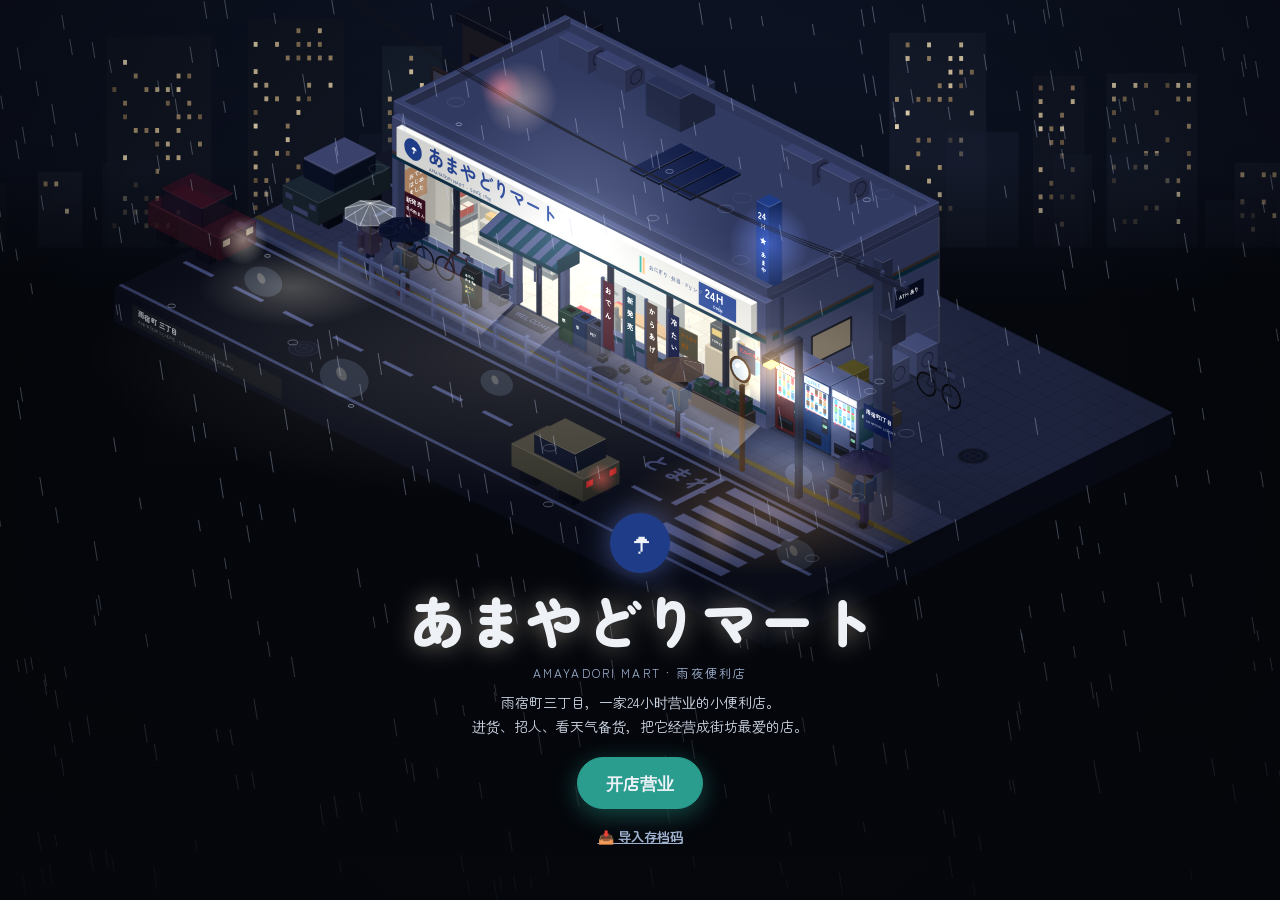
<file: index(6).html>
<!DOCTYPE html>
<html lang="zh-CN">
<head>
  <meta charset="UTF-8">
  <meta name="viewport" content="width=device-width, initial-scale=1, maximum-scale=1, user-scalable=no, viewport-fit=cover">
  <meta name="theme-color" content="#0b1020">
  <meta name="mobile-web-app-capable" content="yes">
  <meta name="apple-mobile-web-app-capable" content="yes">
  <meta name="apple-mobile-web-app-status-bar-style" content="black-translucent">
  <meta name="apple-mobile-web-app-title" content="雨夜便利店">
  <link rel="manifest" href="[data-uri]">
  <link rel="icon" href="[data-uri]">
  <link rel="apple-touch-icon" href="[data-uri]">
  <title>あまやどりマート · 雨夜便利店</title>
  <meta name="description" content="日式雨夜便利店经营小游戏 · 等距像素风网页游戏">
  <link rel="preconnect" href="https://fonts.googleapis.com">
  <link rel="preconnect" href="https://fonts.gstatic.com" crossorigin>
  <link href="https://fonts.googleapis.com/css2?family=Zen+Maru+Gothic:wght@500;700;900&display=swap" rel="stylesheet">
  <style>
:root {
  --teal: #2a9d8f;
  --orange: #f4a261;
  --red: #e63946;
  --navy: #1f3c88;
  --panel: rgba(14, 20, 32, 0.8);
  --line: rgba(255, 255, 255, 0.12);
  --font: 'Zen Maru Gothic', 'Hiragino Maru Gothic ProN', 'Yu Gothic', 'Noto Sans JP', 'Microsoft YaHei', sans-serif;
  --sat: env(safe-area-inset-top, 0px);
  --sab: env(safe-area-inset-bottom, 0px);
  --sal: env(safe-area-inset-left, 0px);
  --sar: env(safe-area-inset-right, 0px);
}

* { box-sizing: border-box; -webkit-tap-highlight-color: transparent; }
html, body {
  margin: 0; height: 100%; overflow: hidden; background: #05070c; font-family: var(--font); color: #eef2f7;
  overscroll-behavior: none; touch-action: none;
  -webkit-user-select: none; user-select: none; -webkit-touch-callout: none;
}
canvas#game { display: block; touch-action: none; cursor: grab; position: fixed; inset: 0; }
.hidden { display: none !important; }

button {
  font-family: inherit; font-weight: 700; font-size: 14px; color: #eef2f7;
  background: rgba(255, 255, 255, 0.08); border: 1px solid var(--line);
  border-radius: 999px; padding: 8px 14px; cursor: pointer; min-height: 40px;
  transition: background .15s, transform .1s;
}
button:hover { background: rgba(255, 255, 255, 0.18); }
button:active { transform: scale(0.95); }
button.on { background: var(--teal); border-color: var(--teal); }
button.primary { background: var(--teal); border-color: var(--teal); }
button.primary:hover { background: #33b3a3; }
button.danger { background: var(--red); border-color: var(--red); }
button.link { background: none; border: none; color: #9fb3d1; font-size: 13px; text-decoration: underline; min-height: 32px; }

/* ---------- 标题 ---------- */
#title {
  position: fixed; inset: 0; display: flex; align-items: flex-end; justify-content: center;
  padding: 0 16px calc(5vh + var(--sab)); pointer-events: none;
  background: linear-gradient(to top, rgba(5, 7, 12, 0.9) 0%, rgba(5, 7, 12, 0) 48%);
}
.title-card { text-align: center; pointer-events: auto; animation: rise .9s ease-out both; width: 100%; max-width: 460px; }
.title-card .logo {
  width: 60px; height: 60px; margin: 0 auto 6px; border-radius: 50%;
  background: var(--navy); display: grid; place-items: center; font-size: 34px;
  box-shadow: 0 0 30px rgba(120, 150, 255, 0.5);
}
.title-card h1 { margin: 0; font-size: clamp(30px, 9vw, 56px); font-weight: 900; letter-spacing: 0.04em; text-shadow: 0 0 24px rgba(255, 240, 210, 0.45); white-space: nowrap; }
.title-card .sub { margin: 4px 0 10px; color: #9fb3d1; letter-spacing: 0.18em; font-size: 12px; }
.title-card .desc { margin: 0 0 18px; color: #cfd8e6; line-height: 1.7; font-size: 14px; }
.title-card .btns { display: flex; gap: 12px; justify-content: center; flex-wrap: wrap; }
.title-card .btns button { font-size: 17px; padding: 12px 28px; min-height: 52px; display: flex; flex-direction: column; align-items: center; justify-content: center; line-height: 1.2; }
.title-card .btns button small { font-size: 11px; font-weight: 500; opacity: 0.8; }
.title-card button.primary { box-shadow: 0 6px 24px rgba(42, 157, 143, 0.45); }
.title-card .hint { margin: 10px 0 0; }
@keyframes rise { from { opacity: 0; transform: translateY(20px); } to { opacity: 1; transform: none; } }

/* ---------- HUD ---------- */
.panel {
  position: fixed; top: calc(12px + var(--sat)); padding: 10px 16px; border-radius: 16px;
  background: var(--panel); border: 1px solid var(--line); backdrop-filter: blur(8px); -webkit-backdrop-filter: blur(8px);
  pointer-events: none;
}
.panel.tl { left: calc(12px + var(--sal)); }
.panel.tr { right: calc(12px + var(--sar)); text-align: right; }
.brand { font-size: 12px; color: #9fb3d1; letter-spacing: 0.08em; }
#clock { font-size: 34px; font-weight: 900; line-height: 1.1; font-variant-numeric: tabular-nums; }
#day { font-size: 13px; color: #cfd8e6; }
.money { font-size: 22px; white-space: nowrap; }
.money b { font-size: 26px; color: #ffd27a; font-variant-numeric: tabular-nums; }
.money span { font-size: 13px; color: #9fb3d1; }
#rep { color: #ffd166; font-size: 15px; letter-spacing: 0.04em; white-space: nowrap; }
#today { font-size: 12px; color: #9fb3d1; margin-top: 2px; white-space: nowrap; }

#toolbar {
  position: fixed; left: 50%; bottom: calc(14px + var(--sab)); transform: translateX(-50%);
  display: flex; gap: 6px; padding: 7px; border-radius: 999px;
  background: var(--panel); border: 1px solid var(--line); backdrop-filter: blur(8px); -webkit-backdrop-filter: blur(8px);
}
#toolbar button { font-size: 13px; padding: 7px 13px; display: flex; align-items: center; gap: 5px; white-space: nowrap; }
#toolbar button i { font-style: normal; font-size: 15px; }

#help {
  position: fixed; left: calc(14px + var(--sal)); bottom: calc(16px + var(--sab)); font-size: 12px; line-height: 1.7;
  padding: 10px 14px; border-radius: 14px; background: var(--panel); border: 1px solid var(--line);
  color: #cfd8e6; pointer-events: none;
}
#help b { display: block; color: #fff; font-size: 13px; margin-bottom: 2px; }

#toasts {
  position: fixed; top: calc(16px + var(--sat)); left: 50%; transform: translateX(-50%);
  display: flex; flex-direction: column; gap: 6px; align-items: center; pointer-events: none; z-index: 30;
  width: max-content; max-width: 92vw;
}
.toast {
  padding: 8px 16px; border-radius: 16px; font-size: 14px; font-weight: 700; text-align: center;
  background: rgba(14, 20, 32, 0.92); border: 1px solid var(--line);
  animation: rise .3s ease-out both; transition: opacity .5s, transform .5s;
}
.toast.out { opacity: 0; transform: translateY(-8px); }

/* ---------- 弹窗 ---------- */
#modal {
  position: fixed; inset: 0; z-index: 20; display: flex; align-items: center; justify-content: center;
  background: rgba(3, 5, 10, 0.55); backdrop-filter: blur(3px); -webkit-backdrop-filter: blur(3px);
  animation: fade .2s ease-out both;
}
.sheet {
  width: min(440px, 92vw); max-height: 86vh; overflow-y: auto; padding: 20px 20px 18px;
  background: #121a29; border: 1px solid var(--line); border-radius: 22px;
  box-shadow: 0 20px 60px rgba(0, 0, 0, 0.5); animation: rise .25s ease-out both;
  -webkit-user-select: text; user-select: text; touch-action: pan-y;
}
.sheet h2 { margin: 0 0 10px; font-size: 20px; }
.sheet p { margin: 0 0 14px; color: #cfd8e6; font-size: 14px; line-height: 1.7; }
.sheet p.note { font-size: 12px; color: #8b9ab1; margin: 14px 0 0; }
.sheet code { background: rgba(255,255,255,0.1); padding: 1px 6px; border-radius: 6px; }
.sheet .row { display: flex; gap: 10px; justify-content: flex-end; margin-top: 6px; }
.sheet .row button { flex: 1; min-height: 46px; font-size: 15px; }
.sheet .grid { display: grid; grid-template-columns: 1fr 1fr; gap: 8px; }
.sheet .grid button { min-height: 48px; border-radius: 14px; font-size: 14px; }
.sheet .grid .wide { grid-column: span 2; }
.sheet textarea {
  width: 100%; height: 96px; resize: none; margin-bottom: 12px; padding: 10px;
  border-radius: 12px; border: 1px solid var(--line); background: #0a0f19; color: #dbe6f5;
  font: 12px/1.4 ui-monospace, Menlo, Consolas, monospace; word-break: break-all;
  -webkit-user-select: text; user-select: text;
}
.tut { list-style: none; margin: 0 0 14px; padding: 0; display: grid; gap: 10px; }
.tut li { display: flex; gap: 12px; align-items: flex-start; background: rgba(255,255,255,0.05); border-radius: 14px; padding: 10px 12px; font-size: 13px; color: #cfd8e6; line-height: 1.6; }
.tut li span { font-size: 26px; line-height: 1.2; }
.tut li b { display: block; color: #fff; font-size: 15px; }
.tut em { font-style: normal; font-weight: 700; }
.tut em.o { color: var(--orange); } .tut em.r { color: #ff6b6b; }
@keyframes fade { from { opacity: 0; } to { opacity: 1; } }

/* ---------- 手机竖屏 ---------- */
@media (max-width: 760px) {
  #help { display: none; }
  .panel { padding: 7px 12px; border-radius: 14px; }
  .brand { display: none; }
  #clock { font-size: 24px; }
  #day { font-size: 12px; }
  .money { font-size: 16px; }
  .money b { font-size: 20px; }
  #rep { font-size: 13px; }
  #today { font-size: 11px; }
  #toasts { top: calc(84px + var(--sat)); }
  .toast { font-size: 13px; padding: 7px 14px; }
  #toolbar { gap: 4px; padding: 6px; border-radius: 22px; width: calc(100vw - 20px - var(--sal) - var(--sar)); max-width: 420px; justify-content: space-between; }
  #toolbar button { flex: 1; flex-direction: column; gap: 0; padding: 5px 0 4px; min-height: 52px; border-radius: 16px; font-size: 10px; font-weight: 500; }
  #toolbar button i { font-size: 20px; line-height: 1.2; }
  #modal { align-items: flex-end; }
  .sheet {
    width: 100vw; max-width: 560px; border-radius: 22px 22px 0 0; max-height: 82vh;
    padding: 18px 16px calc(16px + var(--sab)); animation: slideup .28s ease-out both;
  }
  .title-card .desc { font-size: 13px; }
}
@keyframes slideup { from { transform: translateY(100%); } to { transform: none; } }

/* ---------- 手机横屏 (高度很小) ---------- */
@media (max-height: 500px) and (orientation: landscape) {
  #help { display: none; }
  .panel { padding: 5px 10px; top: calc(8px + var(--sat)); }
  .brand, #today { display: none; }
  #clock { font-size: 20px; }
  .money { font-size: 15px; }
  .money b { font-size: 17px; }
  #toasts { top: calc(10px + var(--sat)); }
  #toolbar { bottom: calc(6px + var(--sab)); padding: 4px; gap: 4px; border-radius: 18px; width: auto; }
  #toolbar button { padding: 3px 12px; min-height: 40px; min-width: 52px; flex: none; flex-direction: column; gap: 0; font-size: 9px; border-radius: 14px; }
  #toolbar button i { font-size: 16px; }
  #title { padding-bottom: calc(10px + var(--sab)); }
  .title-card .logo, .title-card .desc { display: none; }
  .title-card h1 { font-size: 30px; }
  .sheet { max-height: 92vh; }
}

/* =========================================================
 * 管理面板 (进货 / 人员 / 财报 / 天气)
 * ========================================================= */
#toolbar button.alert { box-shadow: 0 0 0 2px #e63946 inset; animation: pulse 1.2s infinite; }
@keyframes pulse { 50% { background: rgba(230, 57, 70, 0.35); } }
button:disabled { opacity: 0.4; cursor: not-allowed; }
button.sm { min-height: 32px; padding: 5px 12px; font-size: 13px; }

.sheet.big {
  width: min(760px, 96vw); height: min(88vh, 860px); max-height: none; padding: 0;
  display: flex; flex-direction: column; overflow: hidden; user-select: none; -webkit-user-select: none;
}
.ph { display: flex; align-items: center; gap: 10px; padding: 16px 18px 10px; }
.ph h2 { margin: 0; font-size: 20px; flex: 1; }
.pmoney { font-weight: 700; color: #ffd27a; font-variant-numeric: tabular-nums; }
.ph .x { min-height: 36px; width: 36px; padding: 0; border-radius: 50%; font-size: 15px; }
.tabs { display: flex; gap: 6px; padding: 0 18px 10px; overflow-x: auto; scrollbar-width: none; flex-shrink: 0; }
.tabs::-webkit-scrollbar { display: none; }
.tabs button { white-space: nowrap; min-height: 34px; padding: 6px 13px; font-size: 13px; }
.pbody { flex: 1; overflow-y: auto; padding: 4px 18px 16px; touch-action: pan-y; -webkit-overflow-scrolling: touch; }
.pfoot { padding: 10px 18px calc(12px + var(--sab)); border-top: 1px solid var(--line); background: #0f1623; }
.pfoot .row { margin-top: 6px; }
.muted { color: #8b9ab1; font-size: 12px; }
.note { color: #8b9ab1; font-size: 12px; line-height: 1.6; }
.empty { text-align: center; color: #9fb3d1; padding: 40px 10px; line-height: 1.8; }
.good { color: #6ee7a8 !important; } .bad { color: #ff8a8a !important; }
em.good, em.bad, em.new { font-style: normal; font-size: 11px; padding: 1px 6px; border-radius: 6px; background: rgba(255,255,255,0.08); }
em.new { color: #ffd27a; }

/* 进货 */
.plist { display: grid; gap: 8px; }
.pcard { display: grid; grid-template-columns: 46px 1fr auto; gap: 10px; align-items: center; padding: 10px 12px; border-radius: 14px; background: rgba(255,255,255,0.05); border: 1px solid var(--line); }
.pcard.dim { opacity: 0.75; border-style: dashed; }
.pe { font-size: 32px; text-align: center; }
.pinfo b { font-size: 15px; } .pinfo small { color: #9fb3d1; }
.pmeta { font-size: 12px; color: #9fb3d1; margin: 3px 0; }
.pmeta i { font-style: normal; font-weight: 700; } .pmeta i.up { color: #ff8a8a; } .pmeta i.down { color: #6ee7a8; }
.pstock { display: flex; gap: 10px; font-size: 12px; color: #cfd8e6; flex-wrap: wrap; }
.pstock b { color: #fff; } .pstock .inc { color: #ffd27a; }
.pctl { display: flex; flex-direction: column; align-items: flex-end; gap: 4px; }
.price { display: flex; align-items: center; gap: 4px; }
.price button { min-height: 30px; width: 30px; padding: 0; font-size: 16px; }
.price span { min-width: 54px; text-align: center; font-weight: 700; font-variant-numeric: tabular-nums; }
.margin { font-size: 11px; color: #9fb3d1; }
.pctl .primary { display: flex; flex-direction: column; line-height: 1.2; border-radius: 12px; }
.pctl .primary small { font-size: 11px; opacity: 0.85; font-weight: 500; }
.lockcard { text-align: center; padding: 30px 16px; background: rgba(255,255,255,0.04); border-radius: 18px; border: 1px dashed var(--line); }
.lockcard .big { font-size: 54px; } .lockcard h3 { margin: 6px 0; } .lockcard p { color: #cfd8e6; font-size: 14px; }
.lockcard button { font-size: 16px; padding: 12px 26px; }

/* 人员 */
.scard { display: grid; grid-template-columns: 84px 1fr; gap: 12px; padding: 12px; margin-bottom: 10px; border-radius: 16px; background: rgba(255,255,255,0.05); border: 1px solid var(--line); }
.scard img { width: 84px; height: 105px; border-radius: 10px; object-fit: cover; background: #ddd; }
.sname b { font-size: 16px; } .sname small { color: #9fb3d1; font-size: 12px; }
.dot { font-size: 11px; padding: 1px 8px; border-radius: 99px; background: rgba(255,255,255,0.1); color: #9fb3d1; margin-left: 4px; }
.dot.on { background: rgba(82, 183, 136, 0.25); color: #6ee7a8; }
.chips { display: flex; flex-wrap: wrap; gap: 4px; margin: 6px 0; }
.chip { font-size: 11px; padding: 2px 8px; border-radius: 99px; background: rgba(244, 162, 97, 0.18); color: #ffc999; border: 1px solid rgba(244,162,97,0.3); white-space: nowrap; }
.chip i { font-style: normal; opacity: 0.6; margin-left: 4px; }
.stats { display: grid; grid-template-columns: 1fr 1fr; gap: 3px 12px; font-size: 12px; color: #cfd8e6; margin: 4px 0 6px; }
.stats label { display: flex; align-items: center; gap: 6px; }
.stats.wide label i { font-style: normal; color: #fff; width: 10px; }
.bar { flex: 1; height: 6px; border-radius: 3px; background: rgba(255,255,255,0.1); overflow: hidden; display: inline-block; min-width: 40px; }
.bar > span { display: block; height: 100%; background: linear-gradient(90deg, #f4a261, #ffd166); border-radius: 3px; }
.bar.teal > span { background: linear-gradient(90deg, #2a9d8f, #6ee7a8); }
.mini { display: flex; flex-wrap: wrap; gap: 2px 12px; font-size: 12px; color: #cfd8e6; }
.stars { color: #ffd166; letter-spacing: -1px; } .stars i { color: rgba(255,255,255,0.15); font-style: normal; }
.seg { display: flex; align-items: center; gap: 4px; margin: 4px 0; font-size: 12px; color: #9fb3d1; flex-wrap: wrap; }
.seg span { width: 30px; }
.seg button { min-height: 28px; padding: 3px 10px; font-size: 12px; }
.sfoot { display: flex; justify-content: space-between; align-items: center; gap: 8px; margin-top: 6px; font-size: 13px; flex-wrap: wrap; }
.sfoot b { color: #ffd27a; }
.adbar { display: flex; align-items: center; justify-content: space-between; gap: 10px; padding: 10px 12px; margin-bottom: 10px; border-radius: 14px; background: rgba(42,157,143,0.15); font-size: 13px; flex-wrap: wrap; }

/* 简历 (履歴書风格) */
.resume { background: #fbfaf5; color: #222; border-radius: 10px; padding: 16px; font-size: 13px; line-height: 1.6; -webkit-user-select: text; user-select: text; }
.rhead { display: flex; justify-content: space-between; align-items: flex-end; border-bottom: 2px solid #222; padding-bottom: 4px; margin-bottom: 10px; }
.rtitle { font-size: 22px; font-weight: 900; letter-spacing: 0.3em; } .rtitle small { font-size: 12px; letter-spacing: 0; color: #777; }
.rdate { font-size: 12px; color: #555; }
.rtop { display: grid; grid-template-columns: 1fr 96px; gap: 12px; margin-bottom: 10px; }
.rtop img { width: 96px; height: 120px; border: 1px solid #999; object-fit: cover; }
.resume table { width: 100%; border-collapse: collapse; }
.resume th, .resume td { border: 1px solid #bbb; padding: 4px 8px; text-align: left; vertical-align: top; }
.resume th { background: #efece2; width: 64px; font-weight: 700; white-space: nowrap; }
.resume td.nm { font-size: 18px; font-weight: 700; }
.resume .rt th { text-align: center; width: auto; }
.resume .r { text-align: right; white-space: nowrap; }
.rbox { border: 1px solid #bbb; border-top: none; padding: 6px 8px; }
.rt + .rbox { border-top: 1px solid #bbb; margin-top: 10px; }
.rbox b { display: block; font-size: 12px; color: #666; }
.rbox.memo { background: #fff8e1; margin-top: 10px; border: 1px dashed #d4a017; }
.rbox.memo .chip { background: #ffe8c2; color: #8a5300; border-color: #f4c27a; }
.rbox.memo .stats { color: #333; } .rbox.memo .stats.wide label i { color: #333; }
.rbox.memo .bar { background: rgba(0,0,0,0.1); }

/* 财报 */
.kpis { display: grid; grid-template-columns: repeat(4, 1fr); gap: 8px; margin-bottom: 12px; }
.kpi { padding: 10px; border-radius: 14px; background: rgba(255,255,255,0.05); border: 1px solid var(--line); }
.kpi small { display: block; color: #9fb3d1; font-size: 12px; } .kpi b { font-size: 20px; font-variant-numeric: tabular-nums; }
.kpi i { display: block; font-style: normal; font-size: 11px; color: #8b9ab1; }
.ftable { width: 100%; border-collapse: collapse; font-size: 14px; margin-bottom: 12px; }
.ftable th { text-align: left; color: #9fb3d1; font-size: 12px; padding: 8px 4px 2px; font-weight: 500; }
.ftable td { padding: 6px 4px; border-bottom: 1px solid var(--line); font-variant-numeric: tabular-nums; }
.ftable .r { text-align: right; } .ftable tr.sum td { font-weight: 900; font-size: 16px; border-bottom: none; }
.ftable.small { font-size: 12px; } .ftable.small small { color: #ffd27a; }
.losses { display: flex; flex-wrap: wrap; gap: 6px 14px; padding: 10px 12px; border-radius: 12px; background: rgba(230,57,70,0.12); font-size: 13px; }
.losses > b { width: 100%; }
.chart { display: flex; align-items: flex-end; gap: 4px; height: 170px; padding: 8px 0; }
.chart .col { flex: 1; display: flex; flex-direction: column; align-items: center; height: 100%; }
.chart .bars { flex: 1; width: 100%; display: flex; align-items: flex-end; justify-content: center; gap: 2px; }
.chart .bars span { width: 40%; border-radius: 3px 3px 0 0; min-height: 1px; }
.chart .s, .legend .s { background: #2a9d8f; } .chart .c, .legend .c { background: #f4a261; }
.chart .partial .bars span { opacity: 0.55; }
.chart small { font-size: 9px; color: #8b9ab1; margin-top: 3px; white-space: nowrap; }
.legend { display: flex; gap: 6px; align-items: center; font-size: 12px; color: #9fb3d1; margin-bottom: 8px; }
.legend span { width: 12px; height: 12px; border-radius: 3px; display: inline-block; }
.rank { display: grid; gap: 6px; }
.rk { display: grid; grid-template-columns: 22px 30px 1fr 1fr 70px; gap: 8px; align-items: center; font-size: 13px; }
.rk .no { color: #9fb3d1; text-align: center; } .rk .e { font-size: 22px; }
.rk .n small { display: block; font-size: 11px; color: #8b9ab1; } .rk .v { text-align: right; font-size: 12px; color: #9fb3d1; } .rk .v b { color: #fff; }

/* 天气 */
.wnow { display: grid; grid-template-columns: auto 1fr; gap: 4px 12px; align-items: center; padding: 0 18px 10px; }
.wnow .big { font-size: 42px; }
.wnow b { font-size: 26px; display: block; } .wnow small { color: #9fb3d1; }
.wnow p { grid-column: span 2; margin: 4px 0 0; font-size: 12px; color: #8b9ab1; line-height: 1.6; }
.wlist { display: grid; gap: 6px; align-content: start; }
.wrow { display: grid; grid-template-columns: 72px 64px 66px 52px 1fr; gap: 8px; align-items: center; padding: 8px 12px; border-radius: 14px; background: rgba(255,255,255,0.04); border: 1px solid transparent; }
.wrow.today { background: rgba(42,157,143,0.18); border-color: rgba(42,157,143,0.5); }
.wrow.we .wd b { color: #ffb4a2; }
.wd b { display: block; font-size: 16px; } .wd small, .wi small { color: #9fb3d1; font-size: 11px; white-space: nowrap; }
.wd em { display: inline-block; font-style: normal; font-size: 10px; padding: 0 6px; border-radius: 6px; background: #2a9d8f; color: #fff; margin-top: 2px; }
.wi { display: flex; flex-direction: column; align-items: center; } .wi span { font-size: 26px; line-height: 1.1; }
.wt b { color: #ff9f8a; font-size: 16px; } .wt span { color: #8ecae6; margin-left: 4px; }
.wp { font-size: 12px; color: #8ecae6; }
.wc { font-size: 13px; } .wc b { font-size: 16px; } .wc small { color: #8b9ab1; margin-left: 3px; } .wc i { display: block; font-style: normal; font-size: 11px; color: #6ee7a8; }
.wev { grid-column: 1 / -1; font-size: 12px; padding: 4px 10px; border-radius: 8px; background: rgba(255, 209, 102, 0.14); color: #ffd166; }
.wev small { color: #cfd8e6; margin-left: 8px; }

@media (max-width: 760px) {
  .sheet.big { width: 100vw; height: 90vh; border-radius: 22px 22px 0 0; }
  .ph { padding: 14px 14px 8px; } .tabs { padding: 0 14px 8px; } .pbody { padding: 4px 12px 14px; }
  .pfoot { padding: 8px 12px calc(10px + var(--sab)); }
  .pfoot .row button { font-size: 13px; padding: 8px 6px; }
  .pcard { grid-template-columns: 36px 1fr; }
  .pe { font-size: 26px; }
  .pctl { grid-column: 1 / -1; flex-direction: row; justify-content: space-between; align-items: center; }
  .pctl .primary { flex-direction: row; gap: 6px; align-items: baseline; }
  .scard { grid-template-columns: 64px 1fr; gap: 10px; padding: 10px; }
  .scard img { width: 64px; height: 80px; }
  .kpis { grid-template-columns: 1fr 1fr; }
  .rk { grid-template-columns: 20px 26px 1fr 60px; } .rk .bar { display: none; }
  .wrow { grid-template-columns: 50px 46px 58px 1fr; padding: 8px 10px; gap: 6px; }
  .wrow .wp { display: none; }
  .wd b { font-size: 14px; } .wi span { font-size: 22px; }
  .rtop { grid-template-columns: 1fr 80px; } .rtop img { width: 80px; height: 100px; }
  .resume { padding: 12px; font-size: 12px; }
}
@media (max-width: 380px) {
  #toolbar button { font-size: 9px; }
  #toolbar button i { font-size: 18px; }
}
@media (max-height: 500px) and (orientation: landscape) {
  .sheet.big { height: 94vh; }
}

/* =========================================================
 * 漫画风 (body.manga)
 * ========================================================= */
.vchip { display: inline-block; width: 26px; height: 40px; border-radius: 4px; border: 2px solid rgba(255,255,255,0.5); }
body.manga { background: #fff; color: #111; }
body.manga .panel, body.manga #toolbar, body.manga #help, body.manga .toast, body.manga .sheet {
  background: #fff; color: #111; border: 2.5px solid #111; box-shadow: 4px 4px 0 #111; backdrop-filter: none;
}
body.manga .panel .brand, body.manga #day, body.manga #today, body.manga .money span, body.manga .muted, body.manga .note, body.manga .pmeta, body.manga .sname small, body.manga .pinfo small { color: #444; }
body.manga .money b, body.manga .pmoney, body.manga .sfoot b, body.manga #rep { color: #111; }
body.manga button { background: #fff; color: #111; border: 2px solid #111; box-shadow: 2px 2px 0 #111; }
body.manga button:hover { background: #f0f0f0; }
body.manga button.on, body.manga button.primary { background: #111; color: #fff; border-color: #111; }
body.manga button.danger { background: #fff; color: #111; background-image: repeating-linear-gradient(45deg, #111 0 2px, #fff 2px 6px); color: #111; }
body.manga .title-card h1 { color: #111; text-shadow: 3px 3px 0 #fff, -2px -2px 0 #fff, 4px 4px 0 #111; }
body.manga .title-card .sub, body.manga .title-card .desc { color: #111; background: #fff; display: inline-block; padding: 2px 8px; border: 2px solid #111; }
body.manga #title { background: radial-gradient(circle at 50% 120%, rgba(255,255,255,0.95) 0 30%, rgba(255,255,255,0) 60%); }
body.manga .title-card .logo { background: #111; box-shadow: none; }
body.manga .pcard, body.manga .scard, body.manga .kpi, body.manga .wrow, body.manga .tut li, body.manga .lockcard, body.manga .adbar, body.manga .losses {
  background: #fff; border: 2px solid #111; color: #111;
}
body.manga .wrow.today { background: repeating-radial-gradient(circle at 2px 2px, #ccc 0 1px, #fff 1px 5px); }
body.manga .pfoot { background: #fff; border-top: 2.5px solid #111; }
body.manga .chip { background: #fff; color: #111; border: 1.5px solid #111; }
body.manga .bar { background: #ddd; border: 1px solid #111; } body.manga .bar > span { background: #111; }
body.manga .stars { color: #111; } body.manga .stars i { color: #ccc; }
body.manga .dot.on { background: #111; color: #fff; }
body.manga .good { color: #111 !important; font-weight: 900; } body.manga .bad { color: #111 !important; text-decoration: underline wavy; }
body.manga .chart .s, body.manga .legend .s { background: #111; } body.manga .chart .c, body.manga .legend .c { background: repeating-linear-gradient(45deg, #111 0 2px, #fff 2px 5px); border: 1px solid #111; }
body.manga .ftable td { border-bottom: 1.5px solid #111; }
body.manga .wt b, body.manga .wt span, body.manga .wp, body.manga .wc i, body.manga .wev { color: #111; }
body.manga .wev { background: #fff; border: 1.5px dashed #111; }
body.manga #modal { background: rgba(255,255,255,0.6); }
body.manga .resume { border: 2.5px solid #111; }
body.manga .ph h2 { font-weight: 900; }
body.manga .tut em.o, body.manga .tut em.r { color: #111; text-decoration: underline; }
body.manga #toolbar button.alert { box-shadow: 0 0 0 3px #111 inset; animation: none; background: repeating-linear-gradient(45deg, #fff 0 4px, #ddd 4px 8px); }
body.manga .toast { border-radius: 18px; font-weight: 900; }
body.manga .mini, body.manga .stats, body.manga .seg, body.manga .pstock, body.manga .margin, body.manga .kpi small, body.manga .kpi i, body.manga .wd small, body.manga .wi small, body.manga .rk .n small, body.manga .rk .v { color: #222; }

/* =========================================================
 * v5: 更大的工具栏 / 新闻按钮 / 报纸
 * ========================================================= */
#toolbar { gap: 8px; padding: 9px; bottom: calc(16px + var(--sab)); border-radius: 26px; }
#toolbar button { flex-direction: column; gap: 2px; min-width: 82px; min-height: 64px; padding: 8px 14px; font-size: 14px; border-radius: 18px; }
#toolbar button i { font-size: 24px; line-height: 1.15; }

#btn-news {
  position: fixed; left: calc(14px + var(--sal)); top: calc(132px + var(--sat)); z-index: 5;
  display: flex; flex-direction: column; align-items: center; gap: 2px;
  min-width: 76px; min-height: 76px; padding: 8px 10px; border-radius: 22px; font-size: 14px;
  background: var(--panel); border: 1px solid var(--line); backdrop-filter: blur(8px); -webkit-backdrop-filter: blur(8px);
}
#btn-news i { font-style: normal; font-size: 30px; line-height: 1.1; }
#btn-news .dot-new { display: none; position: absolute; top: 6px; right: 6px; width: 14px; height: 14px; border-radius: 50%; background: #e63946; border: 2px solid #fff; }
#btn-news.unread .dot-new { display: block; animation: pulse2 1.4s infinite; }
@keyframes pulse2 { 50% { transform: scale(1.3); } }
body.manga #btn-news { background: #fff; color: #111; border: 2.5px solid #111; box-shadow: 3px 3px 0 #111; }

.paper { background: #f7f3e8; color: #222; border-radius: 10px; padding: 16px 18px; font-family: 'Noto Serif JP', 'Songti SC', 'SimSun', serif; -webkit-user-select: text; user-select: text; }
.masthead { text-align: center; border-bottom: 3px double #222; padding-bottom: 8px; margin-bottom: 12px; }
.mt-title { font-size: 30px; font-weight: 900; letter-spacing: 0.25em; }
.mt-title small { font-size: 11px; letter-spacing: 0.15em; color: #666; display: block; }
.mt-sub { font-size: 12px; color: #555; border-top: 1px solid #222; margin-top: 6px; padding-top: 4px; }
.headline { display: grid; grid-template-columns: 70px 1fr; gap: 12px; padding-bottom: 12px; border-bottom: 1px solid #bbb; margin-bottom: 12px; }
.hl-icon { font-size: 48px; text-align: center; }
.headline h3 { margin: 4px 0; font-size: 21px; line-height: 1.35; }
.headline p, .nitem p { margin: 4px 0; font-size: 13px; line-height: 1.7; color: #333; }
.ntag { display: inline-block; font-size: 11px; padding: 1px 8px; background: #222; color: #f7f3e8; border-radius: 3px; font-family: var(--font); }
.ncols { display: grid; grid-template-columns: 1fr 1fr; gap: 12px 16px; }
.nitem { border-left: 2px solid #ccc; padding-left: 10px; }
.ni-h { display: flex; align-items: center; gap: 6px; }
.ni-icon { font-size: 22px; }
.nitem h4 { margin: 4px 0 0; font-size: 15px; line-height: 1.4; }
.eff { display: inline-block; margin-top: 4px; font-size: 12px; font-weight: 700; color: #8b1e1e; background: #ffe8c2; padding: 2px 8px; border-radius: 4px; font-family: var(--font); }

@media (max-width: 760px) {
  #toolbar { gap: 4px; padding: 6px; border-radius: 24px; width: calc(100vw - 12px - var(--sal) - var(--sar)); max-width: 520px; bottom: calc(8px + var(--sab)); }
  #toolbar button { flex: 1; min-width: 0; min-height: 66px; padding: 6px 0 5px; font-size: 12px; font-weight: 700; border-radius: 18px; }
  #toolbar button span { display: block; }
  #toolbar button i { font-size: 26px; }
  #btn-news { top: calc(94px + var(--sat)); left: calc(10px + var(--sal)); min-width: 62px; min-height: 62px; font-size: 12px; border-radius: 18px; padding: 6px 8px; }
  #btn-news i { font-size: 26px; }
  #toasts { top: calc(160px + var(--sat)); }
  .ncols { grid-template-columns: 1fr; }
  .headline { grid-template-columns: 52px 1fr; } .hl-icon { font-size: 38px; }
  .mt-title { font-size: 24px; }
}
@media (max-width: 380px) {
  #toolbar button { font-size: 11px; } #toolbar button i { font-size: 23px; }
}
@media (max-height: 500px) and (orientation: landscape) {
  #toolbar { bottom: calc(6px + var(--sab)); padding: 5px; gap: 5px; width: auto; }
  #toolbar button { min-height: 52px; min-width: 66px; padding: 4px 10px; font-size: 11px; flex: none; }
  #toolbar button i { font-size: 20px; }
  #btn-news { top: calc(64px + var(--sat)); min-width: 56px; min-height: 56px; }
  #btn-news i { font-size: 22px; }
}
@media (max-width: 1240px) { #help { display: none; } }

/* =========================================================
 * v6: 收入面板 / 左侧按钮 / 标签箭头 / 管理货架
 * ========================================================= */
#hud-money { min-width: 230px; padding: 12px 16px 10px; }
#hud-money .money { font-size: 22px; line-height: 1.1; }
#hud-money .money b { font-size: 38px; font-weight: 900; color: #ffd27a; text-shadow: 0 0 18px rgba(255,210,122,0.35); display: inline-block; transition: transform .15s; }
#hud-money .money b.bump { animation: bump .45s ease-out; }
@keyframes bump { 30% { transform: scale(1.18); color: #fff3c4; } 100% { transform: scale(1); } }
#hud-money .income { display: flex; justify-content: flex-end; align-items: baseline; gap: 8px; margin-top: 2px; }
#hud-money .income span { font-size: 12px; color: #9fb3d1; }
#hud-money .income b { font-size: 24px; color: #6ee7a8; font-variant-numeric: tabular-nums; text-shadow: 0 0 12px rgba(110,231,168,0.3); }
.goal { margin-top: 6px; }
.gbar { height: 9px; border-radius: 5px; background: rgba(255,255,255,0.12); overflow: hidden; }
.gbar span { display: block; height: 100%; width: 0; border-radius: 5px; background: linear-gradient(90deg, #2a9d8f, #6ee7a8, #ffd166); transition: width .5s; }
#hud-money.hit .gbar span { background: linear-gradient(90deg, #ffd166, #f4a261, #ffd166); background-size: 200% 100%; animation: shine 1.5s linear infinite; }
@keyframes shine { to { background-position: -200% 0; } }
.gtext { display: flex; justify-content: space-between; gap: 8px; font-size: 11px; color: #9fb3d1; margin-top: 3px; white-space: nowrap; }
#streak { color: #ffb36b; font-weight: 700; }
.hsub { display: flex; justify-content: space-between; gap: 10px; margin-top: 4px; font-size: 12px; color: #9fb3d1; }
.hsub #rep { font-size: 13px; }
.mpop { position: absolute; right: 18px; top: 8px; font-weight: 900; font-size: 22px; color: #6ee7a8; text-shadow: 0 2px 6px rgba(0,0,0,0.6); pointer-events: none; animation: mpop 1.3s ease-out forwards; }
@keyframes mpop { 0% { opacity: 0; transform: translateY(8px) scale(0.7); } 15% { opacity: 1; transform: translateY(0) scale(1.15); } 100% { opacity: 0; transform: translateY(-34px) scale(1); } }
#confetti { position: fixed; inset: 0; pointer-events: none; z-index: 40; overflow: hidden; }
#confetti i { position: absolute; top: 70px; width: 8px; height: 13px; border-radius: 2px; animation: conf 2.2s cubic-bezier(.2,.6,.4,1) forwards; }
@keyframes conf { 0% { transform: translate(0, 0) rotate(0); opacity: 1; } 100% { transform: translate(var(--dx), 70vh) rotate(var(--rot)); opacity: 0; } }

.sidebtn {
  position: fixed; left: calc(14px + var(--sal)); z-index: 5;
  display: flex; flex-direction: column; align-items: center; gap: 2px;
  min-width: 80px; min-height: 76px; padding: 8px 8px; border-radius: 22px; font-size: 13px;
  background: var(--panel); border: 1px solid var(--line); backdrop-filter: blur(8px); -webkit-backdrop-filter: blur(8px);
}
.sidebtn i { font-style: normal; font-size: 30px; line-height: 1.1; }
.sidebtn .dot-new { display: none; position: absolute; top: 6px; right: 6px; width: 14px; height: 14px; border-radius: 50%; background: #e63946; border: 2px solid #fff; }
.sidebtn.unread .dot-new { display: block; animation: pulse2 1.4s infinite; }
#btn-news { top: calc(132px + var(--sat)); }
#btn-shelf { top: calc(220px + var(--sat)); }
body.manga .sidebtn { background: #fff; color: #111; border: 2.5px solid #111; box-shadow: 3px 3px 0 #111; }
body.manga #hud-money .money b, body.manga #hud-money .income b { color: #111; text-shadow: none; }
body.manga .gbar { background: #fff; border: 1.5px solid #111; } body.manga .gbar span { background: #111 !important; }

.tabwrap { position: relative; display: flex; align-items: center; padding: 0 18px 10px; gap: 4px; flex-shrink: 0; }
.tabwrap .tabs { padding: 0; flex: 1; scroll-behavior: auto; cursor: grab; user-select: none; }
.tabwrap .tabs.dragging { cursor: grabbing; }
.tabwrap .tabs.dragging button { pointer-events: none; }
.tarrow { flex: none; width: 34px; min-height: 34px; padding: 0; border-radius: 50%; font-size: 22px; line-height: 1; opacity: 0.25; pointer-events: none; }
.tabwrap.can-l .tarrow.l, .tabwrap.can-r .tarrow.r { opacity: 1; pointer-events: auto; background: #2a9d8f; border-color: #2a9d8f; }

.warnbtn { margin-left: auto; background: rgba(230,57,70,0.25) !important; border-color: #e63946 !important; }
.warnbox { display: flex; gap: 12px; align-items: center; justify-content: space-between; padding: 12px 14px; border-radius: 14px; background: rgba(230,57,70,0.14); border: 1px solid rgba(230,57,70,0.5); margin-bottom: 12px; flex-wrap: wrap; font-size: 13px; }
.fxgrid { display: grid; grid-template-columns: repeat(auto-fill, minmax(200px, 1fr)); gap: 10px; }
.fxcard { display: flex; flex-direction: column; align-items: stretch; gap: 8px; text-align: left; padding: 12px; border-radius: 16px; min-height: 0; background: rgba(255,255,255,0.05); border: 1px solid var(--line); }
.fxcard:hover { background: rgba(255,255,255,0.1); transform: translateY(-2px); }
.fxcard.locked { opacity: 0.5; }
.fx-h b { display: block; font-size: 15px; } .fx-h small { color: #9fb3d1; font-weight: 500; font-size: 11px; }
.fx-mini { display: grid; gap: 3px; padding: 6px; border-radius: 8px; background: #d9d4c8; min-height: 44px; }
.fx-mini span { display: grid; place-items: center; height: 22px; border-radius: 4px; background: rgba(255,255,255,0.55); font-size: 15px; }
.st-fridge .fx-mini { background: #bfd8e8; } .st-freezer .fx-mini { background: #d6eef8; } .st-hot .fx-mini { background: #f2c48a; } .st-mag .fx-mini { background: #b49a86; }
.fx-f { display: flex; gap: 10px; font-size: 11px; color: #cfd8e6; font-weight: 500; flex-wrap: wrap; align-items: center; }
.tipbox { margin-top: 14px; padding: 12px 14px; border-radius: 14px; background: rgba(42,157,143,0.12); display: grid; gap: 4px; font-size: 12.5px; color: #cfd8e6; }
.tipbox b { color: #fff; font-size: 14px; margin-bottom: 2px; }

.fxhead { display: flex; justify-content: space-between; align-items: center; gap: 10px; margin-bottom: 10px; }
.fxhead b { font-size: 17px; display: block; } .fxhead small { color: #9fb3d1; font-size: 12px; }
.fxstat { text-align: right; } .fxstat span { font-size: 11px; color: #9fb3d1; display: block; } .fxstat b { font-size: 24px; color: #6ee7a8; } .fxstat small { display: block; }
/* 货架可视化 */
.shelfviz { border-radius: 14px; padding: 12px 12px 14px; background: linear-gradient(#efe9df, #ddd6c8); box-shadow: inset 0 0 0 4px #c8bfae, 0 8px 24px rgba(0,0,0,0.35); }
.sv-fridge { background: linear-gradient(#e8f4ff, #c9dfee); box-shadow: inset 0 0 0 5px #9aa3ad, inset 0 0 30px rgba(140,200,255,0.5), 0 8px 24px rgba(0,0,0,0.35); }
.sv-freezer { background: linear-gradient(#f1fbff, #cfeaf6); box-shadow: inset 0 0 0 5px #8ecae6, 0 8px 24px rgba(0,0,0,0.35); }
.sv-hot { background: linear-gradient(#fff1d6, #f2c48a); box-shadow: inset 0 0 0 5px #c8792b, inset 0 0 26px rgba(255,180,90,0.6), 0 8px 24px rgba(0,0,0,0.35); }
.sv-mag { background: linear-gradient(#c6ab95, #a5876f); box-shadow: inset 0 0 0 4px #7a5f4e, 0 8px 24px rgba(0,0,0,0.35); }
.sv-daily { background: linear-gradient(#5d7186, #34495e); box-shadow: inset 0 0 0 4px #2b3a4a, 0 8px 24px rgba(0,0,0,0.35); }
.srow { display: grid; grid-template-columns: 62px 1fr; gap: 8px; align-items: center; }
.srow.gold .scells { box-shadow: 0 0 0 2px #ffd166, 0 0 16px rgba(255,209,102,0.5); border-radius: 10px; }
.slabel { font-size: 12px; font-weight: 700; color: #4a4339; text-align: center; line-height: 1.3; }
.slabel b { display: block; font-size: 10px; color: #b7791f; }
.sv-daily .slabel, .sv-mag .slabel { color: #f4f1de; }
.scells { display: grid; gap: 6px; padding: 3px; }
.plank { height: 7px; margin: 6px 0 8px 70px; border-radius: 3px; background: linear-gradient(#b9b1a2, #8f877a); box-shadow: 0 3px 4px rgba(0,0,0,0.2); }
.sv-fridge .plank { background: linear-gradient(#cfd6de, #9aa3ad); } .sv-hot .plank { background: linear-gradient(#e0a060, #b8742e); }
.cell { position: relative; display: flex; flex-direction: column; align-items: center; justify-content: center; gap: 1px; min-height: 78px; padding: 6px 2px 16px; border-radius: 10px;
  background: #fff; color: #222; border: 2px solid transparent; box-shadow: 0 2px 0 rgba(0,0,0,0.15), inset 0 -18px 0 color-mix(in srgb, var(--pc, #ddd) 35%, white); font-weight: 700; overflow: hidden; }
.cell:hover { background: #fffbea; transform: translateY(-2px); }
.cell .pe2 { font-size: 28px; line-height: 1.1; }
.cell small { font-size: 10px; color: #444; max-width: 100%; overflow: hidden; text-overflow: ellipsis; white-space: nowrap; }
.cell .ptag { position: absolute; left: 0; right: 0; bottom: 0; font-size: 10px; background: #ffd84d; color: #222; padding: 1px 0; border-top: 1px solid rgba(0,0,0,0.15); }
.cell .fillbar { width: 70%; height: 4px; border-radius: 2px; background: #e5e5e5; overflow: hidden; }
.cell .fillbar span { display: block; height: 100%; background: #2a9d8f; }
.cell.out { opacity: 0.55; } .cell.out .fillbar span { background: #e63946; }
.cell.empty { background: rgba(255,255,255,0.35); border: 2px dashed rgba(0,0,0,0.25); box-shadow: none; color: #6b6458; }
.cell.empty .plus { font-size: 24px; }
.cell.sel { border-color: #2a9d8f; box-shadow: 0 0 0 3px rgba(42,157,143,0.5); transform: translateY(-2px); }
.cell .hot, .pk .hot { position: absolute; top: 2px; right: 4px; font-style: normal; font-size: 13px; }
.picker { margin-top: 12px; padding: 12px; border-radius: 16px; background: #0f1623; border: 1px solid #2a9d8f; animation: rise .2s ease-out both; }
.pk-h { display: flex; justify-content: space-between; align-items: center; gap: 8px; flex-wrap: wrap; margin-bottom: 10px; font-size: 14px; }
.pk-grid { display: grid; grid-template-columns: repeat(auto-fill, minmax(120px, 1fr)); gap: 8px; }
.pk { position: relative; display: flex; flex-direction: column; align-items: center; gap: 1px; padding: 8px 4px; border-radius: 12px; min-height: 0; }
.pk .pe2 { font-size: 26px; } .pk b { font-size: 12px; } .pk small { font-size: 10px; color: #9fb3d1; font-weight: 500; }
.pk.on { background: #2a9d8f; border-color: #2a9d8f; } .pk.on small { color: #e6fff8; }
.pk.nc { opacity: 0.7; border-style: dashed; }
.pk .hot { position: static; font-size: 10px; color: #ffb36b; }
.sumtab { margin-top: 12px; }

body.manga .fxcard, body.manga .picker, body.manga .warnbox, body.manga .tipbox, body.manga .pk { background: #fff; color: #111; border: 2px solid #111; }
body.manga .shelfviz { background: #fff; box-shadow: 4px 4px 0 #111; border: 2.5px solid #111; }
body.manga .cell { border: 1.5px solid #111; box-shadow: none; } body.manga .cell .ptag { background: #fff; border-top: 1.5px solid #111; }
body.manga .tipbox span, body.manga .fx-f, body.manga .slabel, body.manga .pk small { color: #222; }

@media (max-width: 760px) {
  #hud-money { min-width: 0; padding: 8px 12px 8px; }
  #hud-money .money { font-size: 15px; } #hud-money .money b { font-size: 28px; }
  #hud-money .income b { font-size: 18px; } #hud-money .income span { font-size: 11px; }
  .gtext { font-size: 10px; } .hsub { font-size: 11px; }
  .sidebtn { left: calc(10px + var(--sal)); min-width: 64px; min-height: 64px; font-size: 11px; border-radius: 18px; padding: 6px 4px; }
  .sidebtn i { font-size: 26px; }
  #btn-news { top: calc(94px + var(--sat)); } #btn-shelf { top: calc(166px + var(--sat)); }
  #toasts { top: auto; bottom: calc(96px + var(--sab)); }
  .tabwrap { padding: 0 10px 8px; } .tarrow { width: 28px; min-height: 28px; font-size: 18px; }
  .fxgrid { grid-template-columns: 1fr 1fr; gap: 8px; }
  .fxcard { padding: 10px; }
  .srow { grid-template-columns: 40px 1fr; gap: 4px; } .plank { margin-left: 44px; }
  .slabel { font-size: 10px; } .slabel b { font-size: 8px; }
  .shelfviz { padding: 8px; }
  .cell { min-height: 66px; padding: 4px 1px 15px; } .cell .pe2 { font-size: 22px; }
  .sv-fridge .cell .pe2 { font-size: 18px; } .sv-fridge .cell small { display: none; } .sv-fridge .scells { gap: 3px; }
  .pk-grid { grid-template-columns: repeat(3, 1fr); }
}
@media (max-height: 500px) and (orientation: landscape) {
  #btn-news { top: calc(64px + var(--sat)); } #btn-shelf { top: calc(130px + var(--sat)); }
  .sidebtn { min-width: 56px; min-height: 56px; font-size: 10px; } .sidebtn i { font-size: 20px; }
  #hud-money .money b { font-size: 24px; } #hud-money .income b { font-size: 16px; }
  #hud-money .goal, #hud-money .hsub { display: none; }
}

/* =========================================================
 * v7: 成就
 * ========================================================= */
#btn-ach {
  position: fixed; right: calc(14px + var(--sar)); top: calc(196px + var(--sat)); z-index: 5;
  display: grid; grid-template-columns: auto 1fr; grid-template-rows: auto auto; align-items: center; column-gap: 8px; row-gap: 5px;
  min-width: 230px; padding: 9px 14px; border-radius: 16px; text-align: left;
  background: linear-gradient(135deg, rgba(60,45,10,0.85), rgba(14,20,32,0.85)); border: 1px solid rgba(255,209,102,0.45);
  backdrop-filter: blur(8px); -webkit-backdrop-filter: blur(8px);
}
#btn-ach .ach-ic { font-size: 26px; grid-row: span 2; }
#btn-ach .ach-t { display: flex; justify-content: space-between; align-items: baseline; }
#btn-ach .ach-t b { font-size: 15px; color: #ffd166; } #btn-ach .ach-t small { font-size: 12px; color: #fff; font-weight: 900; background: #b7791f; padding: 1px 8px; border-radius: 99px; }
#btn-ach .ach-pb { height: 6px; border-radius: 3px; background: rgba(255,255,255,0.15); overflow: hidden; }
#btn-ach .ach-pb span { display: block; height: 100%; width: 0; background: linear-gradient(90deg, #f4a261, #ffd166); transition: width .5s; }
#btn-ach .dot-new { display: none; position: absolute; top: -4px; right: -4px; width: 14px; height: 14px; border-radius: 50%; background: #e63946; border: 2px solid #fff; }
#btn-ach.unread .dot-new { display: block; animation: pulse2 1.4s infinite; }
body.manga #btn-ach { background: #fff; color: #111; border: 2.5px solid #111; box-shadow: 3px 3px 0 #111; }
body.manga #btn-ach .ach-t b { color: #111; } body.manga #btn-ach .ach-pb span { background: #111; }

.bar.gold > span { background: linear-gradient(90deg, #f4a261, #ffd166); }
.stagehero { display: grid; grid-template-columns: 76px 1fr; gap: 14px; align-items: center; padding: 16px; border-radius: 18px; background: linear-gradient(135deg, #3d2e0b, #1a2233); border: 1px solid rgba(255,209,102,0.4); margin-bottom: 12px; }
.sh-icon { font-size: 56px; text-align: center; }
.sh-main small { color: #ffd166; font-size: 12px; } .sh-main b { display: block; font-size: 22px; margin-bottom: 6px; }
.sh-main span { font-size: 12px; color: #cfd8e6; } .sh-bar .bar { height: 10px; width: 100%; margin-bottom: 4px; }
.stagelist { display: grid; gap: 8px; }
.stg { display: grid; grid-template-columns: 44px 1fr auto; gap: 10px; align-items: center; padding: 10px 12px; border-radius: 14px; background: rgba(255,255,255,0.04); border: 1px solid var(--line); opacity: 0.6; }
.stg.done { opacity: 1; } .stg.cur { border-color: #ffd166; box-shadow: 0 0 0 1px #ffd166 inset; }
.stg-ic { font-size: 28px; text-align: center; } .stg b { display: block; } .stg small { color: #9fb3d1; font-size: 11px; margin-right: 8px; } .stg span { font-size: 12px; color: #ffd27a; }
.statgrid { display: grid; grid-template-columns: repeat(4, 1fr); gap: 8px; margin-top: 12px; }
.statgrid div { padding: 10px; border-radius: 12px; background: rgba(255,255,255,0.05); text-align: center; } .statgrid small { display: block; color: #9fb3d1; font-size: 11px; } .statgrid b { font-size: 18px; }
.themegrid { display: grid; grid-template-columns: repeat(auto-fill, minmax(200px, 1fr)); gap: 10px; }
.themecard { display: flex; flex-direction: column; gap: 4px; padding: 10px; border-radius: 16px; background: rgba(255,255,255,0.05); border: 1px solid var(--line); }
.themecard.cur { border-color: #2a9d8f; box-shadow: 0 0 0 2px rgba(42,157,143,0.5); }
.themecard small { color: #9fb3d1; font-size: 11px; line-height: 1.5; } .tbonus { font-size: 12px; color: #ffd27a; } .themecard button { margin-top: auto; }
.tprev { position: relative; height: 96px; border-radius: 10px; overflow: hidden; background: var(--wl); margin-bottom: 4px; }
.tprev .tw { position: absolute; inset: 0 0 45% 0; background: var(--wl); }
.tprev .tban { position: absolute; left: 8%; right: 8%; top: 12%; height: 9%; background: var(--ac); border-radius: 2px; }
.tprev .tfl { position: absolute; inset: 55% 0 0 0; background: repeating-conic-gradient(var(--fl) 0 25%, var(--tl) 0 50%) 0 0 / 18px 18px; }
.tprev .ts1, .tprev .ts2 { position: absolute; bottom: 18%; width: 22%; height: 50%; background: var(--sh); border-radius: 3px; box-shadow: inset 0 -4px 0 rgba(0,0,0,0.15), inset 0 8px 0 rgba(0,0,0,0.06), inset 0 20px 0 rgba(255,255,255,0.08); }
.tprev .ts1 { left: 10%; } .tprev .ts2 { left: 38%; }
.tprev .tct { position: absolute; right: 8%; bottom: 18%; width: 24%; height: 26%; background: var(--ct); border-radius: 3px; box-shadow: inset 0 -4px 0 var(--ac); }
.storefront { display: grid; grid-template-columns: repeat(3, 1fr); gap: 10px; padding: 14px; border-radius: 14px; margin: 8px 0 12px; background: linear-gradient(#f4f4f2 0 14%, #2a9d8f 14% 18%, #f4a261 18% 20%, #cfe6f7 20% 100%); box-shadow: inset 0 0 0 3px #c8ccd2; }
.pslot { display: flex; flex-direction: column; align-items: center; gap: 4px; padding: 10px 4px; border-radius: 12px; background: rgba(255,255,255,0.5); border: 2px dashed rgba(0,0,0,0.2); color: #333; min-height: 0; }
.pslot.sel { border: 2px solid #2a9d8f; box-shadow: 0 0 0 3px rgba(42,157,143,0.4); }
.pslot small { color: #333; font-size: 11px; }
.pp { display: flex; flex-direction: column; align-items: center; justify-content: center; width: 70px; height: 92px; border-radius: 4px; font-size: 11px; font-weight: 900; line-height: 1.25; box-shadow: 0 2px 6px rgba(0,0,0,0.3); border: 3px solid #fff; }
.pp i { font-style: normal; font-size: 24px; margin-bottom: 2px; }
.pp.empty { background: rgba(255,255,255,0.6); color: #888; border: 2px dashed #aaa; box-shadow: none; font-size: 14px; }
.postergrid { display: grid; grid-template-columns: repeat(auto-fill, minmax(130px, 1fr)); gap: 8px; margin-bottom: 10px; }
.pcat { position: relative; display: flex; flex-direction: column; align-items: center; gap: 3px; padding: 10px 6px; border-radius: 14px; min-height: 0; }
.pcat b { font-size: 13px; } .pcat small { font-size: 11px; color: #ffd27a; font-weight: 500; }
.pcat.used { border-color: #2a9d8f; } .pcat em { position: absolute; top: 6px; right: 6px; font-style: normal; font-size: 10px; background: #2a9d8f; padding: 1px 6px; border-radius: 6px; }
.mediacard { text-align: center; padding: 20px 16px; border-radius: 18px; background: rgba(255,255,255,0.05); border: 1px solid var(--line); margin-bottom: 10px; }
.mediacard.dim { opacity: 0.55; } .mediacard .big { font-size: 46px; } .mediacard h3 { margin: 6px 0; } .mediacard p { color: #cfd8e6; font-size: 13px; line-height: 1.7; }
.mediacard button { font-size: 16px; padding: 12px 28px; } .mediacard small { display: block; margin-top: 8px; color: #8b9ab1; font-size: 11px; }
.badgegrid { display: grid; grid-template-columns: repeat(auto-fill, minmax(150px, 1fr)); gap: 10px; }
.badge { display: flex; flex-direction: column; align-items: center; text-align: center; gap: 3px; padding: 12px 8px; border-radius: 16px; background: rgba(255,255,255,0.04); border: 1px solid var(--line); }
.badge .medal { width: 58px; height: 58px; border-radius: 50%; display: grid; place-items: center; font-size: 28px; background: #2a3242; filter: grayscale(1); opacity: 0.5; border: 3px solid #3a4456; }
.badge.got .medal { filter: none; opacity: 1; background: radial-gradient(circle at 35% 30%, #fff3c4, #ffd166 45%, #b7791f); border-color: #fff3c4; box-shadow: 0 4px 14px rgba(255,209,102,0.45); }
.badge b { font-size: 13px; } .badge small { font-size: 11px; color: #9fb3d1; } .badge .bar { width: 85%; margin-top: 3px; }
.bdone { font-size: 11px; color: #6ee7a8; } .bprog { font-size: 10px; color: #9fb3d1; }
.badgepop { position: fixed; left: 50%; top: 22%; transform: translateX(-50%); z-index: 45; display: flex; gap: 14px; align-items: center; padding: 14px 22px 14px 14px; border-radius: 22px; background: linear-gradient(135deg, #3d2e0b, #1a2233); border: 2px solid #ffd166; box-shadow: 0 12px 40px rgba(0,0,0,0.5); animation: bpop .5s cubic-bezier(.2,1.6,.4,1) both; transition: opacity .5s, transform .5s; }
.badgepop.out { opacity: 0; transform: translateX(-50%) translateY(-20px); }
.bp-medal { width: 64px; height: 64px; border-radius: 50%; display: grid; place-items: center; font-size: 32px; background: radial-gradient(circle at 35% 30%, #fff3c4, #ffd166 45%, #b7791f); box-shadow: 0 0 24px rgba(255,209,102,0.7); animation: spin 1s ease-out; }
.badgepop small { color: #ffd166; font-size: 12px; display: block; } .badgepop b { font-size: 20px; display: block; } .badgepop span { font-size: 12px; color: #cfd8e6; }
@keyframes bpop { from { opacity: 0; transform: translateX(-50%) scale(0.6); } to { opacity: 1; transform: translateX(-50%) scale(1); } }
@keyframes spin { from { transform: rotateY(0); } to { transform: rotateY(720deg); } }
body.manga .stagehero, body.manga .stg, body.manga .themecard, body.manga .badge, body.manga .mediacard, body.manga .statgrid div, body.manga .pcat { background: #fff; color: #111; border: 2px solid #111; }
body.manga .badgepop { background: #fff; color: #111; border: 3px solid #111; box-shadow: 5px 5px 0 #111; }

@media (max-width: 760px) {
  #btn-ach { top: calc(152px + var(--sat)); right: calc(8px + var(--sar)); min-width: 0; width: 172px; padding: 7px 10px; column-gap: 6px; }
  #btn-ach .ach-ic { font-size: 20px; } #btn-ach .ach-t b { font-size: 13px; }
  .statgrid { grid-template-columns: 1fr 1fr; }
  .themegrid { grid-template-columns: 1fr 1fr; } .tprev { height: 72px; }
  .stagehero { grid-template-columns: 54px 1fr; } .sh-icon { font-size: 40px; } .sh-main b { font-size: 18px; }
  .pp { width: 58px; height: 78px; font-size: 10px; } .storefront { gap: 6px; padding: 10px; }
  .postergrid { grid-template-columns: repeat(3, 1fr); } .badgegrid { grid-template-columns: repeat(2, 1fr); }
  .badgepop { top: auto; bottom: calc(190px + var(--sab)); width: 90vw; }
}
@media (max-height: 500px) and (orientation: landscape) {
  #btn-ach { top: calc(92px + var(--sat)); min-width: 0; width: 170px; padding: 6px 10px; }
}

</style>
</head>
<body>
  <canvas id="game"></canvas>

  <!-- 标题画面 -->
  <div id="title">
    <div class="title-card">
      <div class="logo">☂</div>
      <h1>あまやどりマート</h1>
      <p class="sub">AMAYADORI MART · 雨夜便利店</p>
      <p class="desc">雨宿町三丁目，一家24小时营业的小便利店。<br>进货、招人、看天气备货，把它经营成街坊最爱的店。</p>
      <div class="btns">
        <button id="btn-start" class="primary">开店营业</button>
        <button id="btn-continue" class="hidden">继续上次</button>
      </div>
      <p class="hint"><button id="btn-import-title" class="link">📥 导入存档码</button></p>
    </div>
  </div>

  <!-- 游戏 HUD -->
  <div id="hud" class="hidden">
    <div class="panel tl">
      <div class="brand">あまやどりマート</div>
      <div id="clock">21:00</div>
      <div id="day">第 1 天</div>
    </div>
    <div class="panel tr" id="hud-money">
      <div class="money">💰 <b id="money">3,000</b> <span>元</span></div>
      <div class="income"><span>今日收入</span><b id="income">¥0</b></div>
      <div class="goal"><div class="gbar"><span id="goalbar"></span></div><div class="gtext"><span id="goaltext">目标 ¥600</span><span id="streak"></span></div></div>
      <div class="hsub"><span id="rep">★★★</span><span id="today">0 人</span></div>
    </div>
    <button id="btn-ach"><span class="ach-ic">🏆</span><span class="ach-t"><b>成就</b><small id="ach-lv">Lv1</small></span><span class="ach-pb"><span id="ach-bar"></span></span><b class="dot-new"></b></button>
    <button id="btn-news" class="sidebtn"><i>📰</i><span>新闻</span><b class="dot-new"></b></button>
    <button id="btn-shelf" class="sidebtn"><i>🗂</i><span>管理货架</span><b class="dot-new"></b></button>
    <div id="toolbar">
      <button id="btn-pause"><i>⏸</i><span>暂停</span></button>
      <button id="btn-speed"><i>▶</i><span>1倍速</span></button>
      <button id="btn-order"><i>📦</i><span>进货</span></button>
      <button id="btn-staff"><i>👥</i><span>人员</span></button>
      <button id="btn-fin"><i>📊</i><span>财报</span></button>
      <button id="btn-weather"><i>🌤</i><span>天气</span></button>
      <button id="btn-menu"><i>☰</i><span>菜单</span></button>
    </div>
    <div id="help">
      <b>玩法</b>
      📦 进货 → 送到仓库<br>
      ⬆ 点货架 = 从仓库上架<br>
      💴 点收银台前的客人 = 结账<br>
      👀 看到可疑的人就点他<br>
      📰 每天看新闻调整进货<br>
      🗂 管理货架：决定每格卖什么<br>
      🎨 菜单里可切换漫画风
    </div>
  </div>
  <div id="toasts"></div>
  <div id="confetti"></div>
  <div id="modal" class="hidden"><div class="sheet" id="modal-body"></div></div>

  <script>
/* ==== js/iso.js ==== */
'use strict';
/* =========================================================
 * iso.js — 极简等距(2.5D)渲染工具
 * 世界坐标: x 向右下, y 向左下, z 向上 (单位≈1米)
 * ========================================================= */

const ISO = { W: 800, H: 600, dpr: 1, zoom: 1, panX: 0, panY: 0, TW: 64, TH: 32, TZ: 38, ctx: null };
const FONT = "'Zen Maru Gothic','Hiragino Maru Gothic ProN','Yu Gothic','Noto Sans JP','Noto Sans CJK JP','Microsoft YaHei',sans-serif";

let AMB = [1, 1, 1];                 // 当前环境光 (室外随时间变化)
const AMB_EMIT = [1, 1, 1];          // 自发光物体
const AMB_IN = [1.0, 0.98, 0.93];    // 店内灯光

const _rgb = new Map();
function hexRgb(h) {
  let v = _rgb.get(h);
  if (v) return v;
  let s = h.replace('#', '');
  if (s.length === 3) s = s.split('').map(c => c + c).join('');
  const n = parseInt(s, 16);
  v = [(n >> 16) & 255, (n >> 8) & 255, n & 255];
  _rgb.set(h, v);
  return v;
}

/* ---------- 漫画风: 网点纸(screentone) ---------- */
const MANGA = {
  on: false, pats: {},
  pat(kind) {
    if (this.pats[kind]) return this.pats[kind];
    const n = kind === 'dark' ? 5 : 6, cv = document.createElement('canvas');
    cv.width = n; cv.height = n;
    const g = cv.getContext('2d');
    g.fillStyle = kind === 'dark' ? '#1a1a1a' : '#ffffff'; g.fillRect(0, 0, n, n);
    g.fillStyle = kind === 'dark' ? '#ffffff' : '#1a1a1a';
    const dot = (x, y, r) => { g.beginPath(); g.arc(x, y, r, 0, 7); g.fill(); };
    if (kind === 'light') dot(3, 3, 0.85);
    else if (kind === 'mid') { dot(1.5, 1.5, 1.15); dot(4.5, 4.5, 1.15); }
    else if (kind === 'dense') { dot(1.5, 1.5, 1.6); dot(4.5, 4.5, 1.6); dot(4.5, 1.5, 0.7); dot(1.5, 4.5, 0.7); }
    else dot(2.5, 2.5, 0.9);
    return (this.pats[kind] = ISO.ctx.createPattern(cv, 'repeat'));
  },
  tone(L) {
    if (L > 0.78) return '#ffffff';
    if (L > 0.6) return this.pat('light');
    if (L > 0.46) return this.pat('mid');
    if (L > 0.34) return this.pat('dense');
    if (L > 0.22) return this.pat('dark');
    return '#141414';
  },
};

/** 把颜色按面朝向系数 f 和环境光 amb 计算成实际颜色 */
function lit(hex, f = 1, a = 1, amb = AMB) {
  const [r, g, b] = hexRgb(hex);
  const R = Math.min(255, r * f * amb[0]) | 0;
  const G = Math.min(255, g * f * amb[1]) | 0;
  const B = Math.min(255, b * f * amb[2]) | 0;
  if (MANGA.on) {
    if (a < 1) return `rgba(255,255,255,${Math.min(0.5, a * 0.8)})`;
    return MANGA.tone(0.28 + 0.72 * (0.299 * R + 0.587 * G + 0.114 * B) / 255);
  }
  return a < 1 ? `rgba(${R},${G},${B},${a})` : `rgb(${R},${G},${B})`;
}

function proj(x, y, z = 0) {
  const s = ISO.zoom;
  return [
    ISO.W / 2 + ISO.panX + (x - y) * ISO.TW / 2 * s,
    ISO.H / 2 + ISO.panY + ((x + y) * ISO.TH / 2 - z * ISO.TZ) * s,
  ];
}

function unproj(sx, sy) {
  const s = ISO.zoom;
  const a = (sx - ISO.W / 2 - ISO.panX) / (ISO.TW / 2 * s);
  const b = (sy - ISO.H / 2 - ISO.panY) / (ISO.TH / 2 * s);
  return [(a + b) / 2, (b - a) / 2];
}

function poly(pts, fill, stroke) {
  const c = ISO.ctx;
  c.beginPath();
  for (let i = 0; i < pts.length; i++) {
    const p = proj(pts[i][0], pts[i][1], pts[i][2]);
    if (i) c.lineTo(p[0], p[1]); else c.moveTo(p[0], p[1]);
  }
  c.closePath();
  c.fillStyle = fill;
  c.fill();
  if (MANGA.on) {
    c.strokeStyle = '#111'; c.lineWidth = stroke === false ? 0.5 : 0.9; c.lineJoin = 'round';
    c.stroke();
  } else if (stroke !== false) {
    c.strokeStyle = stroke || fill;
    c.lineWidth = 0.6;
    c.stroke();
  }
}

/**
 * 长方体: 只画看得见的三个面 (顶面, y+d 左前面, x+w 右前面)
 * o: {emit, alpha, top, left, right, noTop, noLeft, noRight}
 */
function box(x, y, z, w, d, h, color, o = {}) {
  const amb = o.emit ? AMB_EMIT : (o.amb || AMB);
  const a = o.alpha == null ? 1 : o.alpha;
  if (a <= 0.01) return;
  const st = a < 1 ? false : undefined;
  if (o.shadow && z < 0.05 && a >= 1) poly([[x - 0.05, y - 0.02, 0.006], [x + w + 0.14, y - 0.02, 0.006], [x + w + 0.14, y + d + 0.12, 0.006], [x - 0.05, y + d + 0.12, 0.006]], MANGA.on ? MANGA.pat('mid') : 'rgba(0,0,0,0.16)', false);
  if (!o.noLeft) poly([[x, y + d, z], [x + w, y + d, z], [x + w, y + d, z + h], [x, y + d, z + h]], lit(o.left || color, 0.84, a, amb), st);
  if (!o.noRight) poly([[x + w, y, z], [x + w, y + d, z], [x + w, y + d, z + h], [x + w, y, z + h]], lit(o.right || color, 0.68, a, amb), st);
  if (!o.noTop) poly([[x, y, z + h], [x + w, y, z + h], [x + w, y + d, z + h], [x, y + d, z + h]], lit(o.top || color, 1, a, amb), st);
  // 顶部前沿高光, 让方块边缘更利落
  if (!MANGA.on && !o.noTop && a >= 1 && w > 0.12 && d > 0.12 && ISO.zoom > 0.45) {
    const c = ISO.ctx, p1 = proj(x, y + d, z + h), p2 = proj(x + w, y + d, z + h), p3 = proj(x + w, y, z + h);
    c.strokeStyle = `rgba(255,255,255,${0.1 + 0.12 * Math.min(1, amb[0])})`; c.lineWidth = 0.9;
    c.beginPath(); c.moveTo(p1[0], p1[1]); c.lineTo(p2[0], p2[1]); c.lineTo(p3[0], p3[1]); c.stroke();
  }
}

function flat(x0, y0, x1, y1, z, color, o = {}) {
  const a = o.alpha == null ? 1 : o.alpha;
  poly([[x0, y0, z], [x1, y0, z], [x1, y1, z], [x0, y1, z]], lit(color, 1, a, o.emit ? AMB_EMIT : (o.amb || AMB)), a < 1 ? false : undefined);
}
function faceY(x0, x1, z0, z1, y, color, o = {}) {
  const a = o.alpha == null ? 1 : o.alpha;
  poly([[x0, y, z0], [x1, y, z0], [x1, y, z1], [x0, y, z1]], lit(color, o.f || 0.84, a, o.emit ? AMB_EMIT : (o.amb || AMB)), a < 1 ? false : undefined);
}
function faceX(y0, y1, z0, z1, x, color, o = {}) {
  const a = o.alpha == null ? 1 : o.alpha;
  poly([[x, y0, z0], [x, y1, z0], [x, y1, z1], [x, y0, z1]], lit(color, o.f || 0.68, a, o.emit ? AMB_EMIT : (o.amb || AMB)), a < 1 ? false : undefined);
}

/* 在某个平面上用 2D 方式作画: 本地 1 单位 = 0.01 米 */
function planeY(x, y, z, cb) { // 正面(朝 +y)，u→+x，v→向下
  const c = ISO.ctx, s = ISO.zoom * 0.01, p = proj(x, y, z);
  c.save(); c.transform(ISO.TW / 2 * s, ISO.TH / 2 * s, 0, ISO.TZ * s, p[0], p[1]); cb(c); c.restore();
}
function planeX(x, y, z, cb) { // 右侧面(朝 +x)，u→-y，v→向下
  const c = ISO.ctx, s = ISO.zoom * 0.01, p = proj(x, y, z);
  c.save(); c.transform(ISO.TW / 2 * s, -ISO.TH / 2 * s, 0, ISO.TZ * s, p[0], p[1]); cb(c); c.restore();
}
function planeZ(x, y, z, cb) { // 地面，u→+x，v→+y
  const c = ISO.ctx, s = ISO.zoom * 0.01, p = proj(x, y, z);
  c.save(); c.transform(ISO.TW / 2 * s, ISO.TH / 2 * s, -ISO.TW / 2 * s, ISO.TH / 2 * s, p[0], p[1]); cb(c); c.restore();
}

function line3(a, b, color, w = 1) {
  const c = ISO.ctx, p = proj(a[0], a[1], a[2]), q = proj(b[0], b[1], b[2]);
  c.strokeStyle = color; c.lineWidth = w * ISO.zoom;
  c.beginPath(); c.moveTo(p[0], p[1]); c.lineTo(q[0], q[1]); c.stroke();
}

/* ---------- 光晕 (叠加模式下使用) ---------- */
function glowAt(x, y, z, r, rgb, a) {
  const c = ISO.ctx, [sx, sy] = proj(x, y, z), R = r * ISO.TW * 0.5 * ISO.zoom;
  const g = c.createRadialGradient(sx, sy, 0, sx, sy, R);
  g.addColorStop(0, `rgba(${rgb},${a})`);
  g.addColorStop(1, `rgba(${rgb},0)`);
  c.fillStyle = g;
  c.beginPath(); c.arc(sx, sy, R, 0, Math.PI * 2); c.fill();
}
function poolAt(x, y, r, rgb, a, stretch = 1) {
  const c = ISO.ctx, [sx, sy] = proj(x, y, 0), R = r * ISO.TW * 0.7 * ISO.zoom;
  c.save(); c.translate(sx, sy); c.scale(stretch, 0.5);
  const g = c.createRadialGradient(0, 0, 0, 0, 0, R);
  g.addColorStop(0, `rgba(${rgb},${a})`);
  g.addColorStop(1, `rgba(${rgb},0)`);
  c.fillStyle = g;
  c.beginPath(); c.arc(0, 0, R, 0, Math.PI * 2); c.fill();
  c.restore();
}

/* ---------- 深度排序 ---------- */
// 物体: {x0,y0,x1,y1, draw()}
function depthCmp(a, b) {
  if (a.x1 <= b.x0 && !(b.y1 <= a.y0)) return -1;
  if (b.x1 <= a.x0 && !(a.y1 <= b.y0)) return 1;
  if (a.y1 <= b.y0 && !(b.x1 <= a.x0)) return -1;
  if (b.y1 <= a.y0 && !(a.x1 <= b.x0)) return 1;
  return (a.x0 + a.x1 + a.y0 + a.y1) - (b.x0 + b.x1 + b.y0 + b.y1);
}

function lerp(a, b, t) { return a + (b - a) * t; }
function clamp(v, a, b) { return v < a ? a : v > b ? b : v; }
function rand(a, b) { return a + Math.random() * (b - a); }
function pick(arr) { return arr[(Math.random() * arr.length) | 0]; }

</script>
  <script>
/* ==== js/data.js ==== */
'use strict';
/* =========================================================
 * data.js — 游戏数据 (改数值主要改这里)
 * ========================================================= */

const STORE_NAME = 'あまやどりマート';
const STORE_NAME_EN = 'AMAYADORI MART';
const TOWN_NAME = '雨宿町 三丁目';
const START_DATE = new Date(2026, 10, 8);   // 第 1 天 = 2026/11/8
const START_MONEY = 3000;          // 单位: 元 (人民币)
const CURRENCY = '¥';

// 店铺建筑范围
const STORE = { x0: 3, y0: 1.5, x1: 15, y1: 7, H: 3.4 };
const DOOR = { x0: 7, x1: 8.4, cx: 7.7 };
const QUEUE_SPOTS = [[11.85, 3.85], [11.85, 4.6], [11.85, 5.35], [11.85, 6.05], [11.2, 2.95], [10.45, 2.95], [9.7, 2.95], [8.95, 2.95]];
const AISLE_X = 7.6;
const AISLES_X = [3.98, 7.6, 11.8];       // 店内纵向通道
const ROWS_Y = [2.92, 4.7, 6.12];         // 店内横向通道 (后/中/前)
const EATIN_SEATS = [[9.5, 6.2], [10.45, 6.2], [11.3, 6.2]];
const ENTRY_IN = [DOOR.cx, 6.4];
const ENTRY_OUT = [DOOR.cx, 7.65];
const LANE_CUSTOMER = 8.2;
const LANE_PASSER = 8.55;
const BOARD = { w: 21, h: 13 };
const REGISTER_POS = [13.4, 3.9];
const STAFF_HOME = [14.05, 2.3];    // 员工休息/出入点 (STAFF ONLY 门前)
const COUNTER = { x0: 12.3, y0: 2.8, x1: 12.9, y1: 5.2 };
const SHELF_CAP = 8;                // 每种商品货架上最多摆几个
const MAX_STAFF = 6;
const MAX_INSIDE = 20;

/* ---------------- 商品类别 & 货架 ----------------
 * box: [x, y, z, 宽, 深, 高]  stand: 顾客取货站位 (null = 在收银台点单)
 * unlock: 解锁费用 (0 = 开局就有) */
const CATEGORIES = [
  { id: 'rice', name: '饭团便当', jp: 'おにぎり・弁当', emoji: '🍙', unlock: 0, box: [4.4, 3.6, 0, 2.4, 0.6, 1.5], face: 'y', stand: [5.6, 4.7], span: 2.0, color: '#2a9d8f' },
  { id: 'drink', name: '饮料', jp: 'ドリンク', emoji: '🥤', unlock: 0, box: [3.5, 1.65, 0, 7.0, 0.65, 2.0], face: 'fridge', stand: [7.0, 2.88], span: 6.2, color: '#2a9d8f' },
  { id: 'bread', name: '面包', jp: 'パン', emoji: '🍞', unlock: 0, box: [4.4, 5.2, 0, 2.4, 0.5, 1.5], face: 'y', stand: [5.6, 6.12], span: 2.0, color: '#d08c2f' },
  { id: 'noodle', name: '杯面', jp: 'カップ麺', emoji: '🍜', unlock: 0, box: [3.15, 3.3, 0, 0.45, 2.5, 1.8], face: 'x', stand: [3.98, 4.55], span: 2.0, axis: 'y', color: '#e63946' },
  { id: 'snack', name: '零食', jp: 'お菓子', emoji: '🍫', unlock: 0, box: [8.4, 3.6, 0, 2.2, 0.6, 1.5], face: 'y', stand: [9.5, 4.7], span: 1.8, color: '#f2a93b' },
  { id: 'magazine', name: '杂志', jp: '雑誌・新聞', emoji: '📰', unlock: 200, box: [3.4, 6.48, 0, 2.8, 0.42, 0.95], face: 'mag', stand: [4.8, 6.12], span: 2.2, color: '#6d597a', desc: '沿着橱窗的杂志架。早上卖报纸，晚上漫画周刊很受欢迎。' },
  { id: 'daily', name: '日用品', jp: '日用品', emoji: '☂️', unlock: 300, box: [6.42, 6.42, 0, 0.42, 0.45, 0.95], face: 'daily', stand: [6.7, 6.08], span: 0, color: '#457b9d', desc: '门口的伞架和日用品。下雨天透明伞会大卖！' },
  { id: 'hot', name: '热食', jp: 'ホットスナック', emoji: '🍢', unlock: 500, box: [12.35, 4.25, 1.0, 0.5, 0.62, 0.44], face: 'hot', stand: null, color: '#f4a261', desc: '收银台旁的热食柜，客人结账时顺便点。天冷时很受欢迎，有的客人还会在イートイン坐下吃。' },
  { id: 'ice', name: '冰品', jp: 'アイス', emoji: '🍦', unlock: 600, box: [8.45, 5.22, 0, 2.1, 0.5, 0.82], face: 'freezer', stand: [9.5, 6.12], span: 1.6, color: '#8ecae6', desc: '冷冻柜。天越热卖得越好，冬天就比较冷清。' },
];
const CAT_BY_ID = Object.fromEntries(CATEGORIES.map(c => [c.id, c]));

/* ---------------- 商品 ----------------
 * cost 进价  price 建议售价  box 每箱数量  pop 基础人气
 * heat: 气温敏感度 (+ 越热越好卖, - 越冷越好卖)  rain: 下雨加成  night: 深夜加成  start: 开局就在售
 * look: 货架上的样子 [类型, 颜色] */
const PRODUCTS = [
  { id: 'onigiri_sake', cat: 'rice', name: '鮭おにぎり', cn: '鲑鱼饭团', emoji: '🍙', cost: 3.5, price: 7, box: 10, pop: 3, look: ['onigiri', '#f08a6b'], start: 1, morning: 1 },
  { id: 'onigiri_tuna', cat: 'rice', name: 'ツナマヨ', cn: '金枪鱼蛋黄酱饭团', emoji: '🍙', cost: 3.5, price: 7.5, box: 10, pop: 3, look: ['onigiri', '#f2d16b'], start: 1, morning: 1 },
  { id: 'onigiri_ume', cat: 'rice', name: '梅おにぎり', cn: '梅子饭团', emoji: '🍙', cost: 3, price: 6, box: 10, pop: 1.5, look: ['onigiri', '#d94f70'], morning: 1 },
  { id: 'bento', cat: 'rice', name: '幕の内弁当', cn: '幕之内便当', emoji: '🍱', cost: 10, price: 19, box: 6, pop: 2, look: ['bento', '#c0392b'], lunch: 2 },

  { id: 'tea', cat: 'drink', name: '緑茶', cn: '绿茶', emoji: '🍵', cost: 2, price: 4.5, box: 12, pop: 3, heat: 0.3, look: ['bottle', '#7cc576'], start: 1 },
  { id: 'cola', cat: 'drink', name: 'コーラ', cn: '可乐', emoji: '🥤', cost: 2, price: 4.5, box: 12, pop: 2, heat: 0.6, look: ['bottle', '#8b1e1e'] },
  { id: 'water', cat: 'drink', name: '天然水', cn: '矿泉水', emoji: '💧', cost: 1, price: 2.5, box: 12, pop: 2, heat: 0.5, look: ['bottle', '#9fd3ff'], start: 1 },
  { id: 'coffee', cat: 'drink', name: '缶コーヒー', cn: '罐装咖啡', emoji: '☕', cost: 2.5, price: 6, box: 12, pop: 2.5, heat: -0.3, look: ['can', '#6b4226'], morning: 1 },
  { id: 'beer', cat: 'drink', name: 'ビール', cn: '啤酒', emoji: '🍺', cost: 4, price: 8, box: 12, pop: 1.5, heat: 0.4, night: 1.5, look: ['can', '#e9c46a'] },

  { id: 'melonpan', cat: 'bread', name: 'メロンパン', cn: '菠萝包', emoji: '🍞', cost: 3, price: 6.5, box: 8, pop: 2, look: ['bread', '#e8c26a'], start: 1, morning: 1 },
  { id: 'currypan', cat: 'bread', name: 'カレーパン', cn: '咖喱面包', emoji: '🥐', cost: 3.2, price: 7, box: 8, pop: 1.8, look: ['bread', '#b8742e'], start: 1 },
  { id: 'sando', cat: 'bread', name: 'たまごサンド', cn: '鸡蛋三明治', emoji: '🥪', cost: 5, price: 11, box: 8, pop: 2.4, look: ['sando', '#ffe08a'], lunch: 1 },

  { id: 'cupramen', cat: 'noodle', name: 'カップラーメン', cn: '杯面', emoji: '🍜', cost: 3.5, price: 7.5, box: 12, pop: 2.5, heat: -0.5, night: 0.8, look: ['cup', '#e2513f'], start: 1 },
  { id: 'cupudon', cat: 'noodle', name: 'カップうどん', cn: '杯装乌冬', emoji: '🍲', cost: 3.8, price: 8, box: 12, pop: 1.6, heat: -0.6, look: ['cup', '#f2994a'] },
  { id: 'yakisoba', cat: 'noodle', name: 'カップ焼きそば', cn: '杯装炒面', emoji: '🍝', cost: 4, price: 8.5, box: 12, pop: 1.6, night: 0.6, look: ['cup', '#f6f1e6'] },

  { id: 'chips', cat: 'snack', name: 'ポテトチップス', cn: '薯片', emoji: '🥔', cost: 3, price: 7, box: 12, pop: 2.2, night: 0.6, look: ['bag', '#f2c94c'], start: 1 },
  { id: 'choco', cat: 'snack', name: 'チョコレート', cn: '巧克力', emoji: '🍫', cost: 2.5, price: 6, box: 12, pop: 2, heat: -0.2, look: ['bag', '#6b3e26'], start: 1 },
  { id: 'gummy', cat: 'snack', name: 'グミ', cn: '软糖', emoji: '🍬', cost: 2, price: 5, box: 12, pop: 1.5, look: ['bag', '#ff8fab'] },
  { id: 'senbei', cat: 'snack', name: 'せんべい', cn: '仙贝', emoji: '🍘', cost: 3.5, price: 8, box: 12, pop: 1.1, look: ['bag', '#c49a65'] },

  { id: 'manga', cat: 'magazine', name: '週刊少年誌', cn: '周刊漫画', emoji: '📚', cost: 4, price: 9, box: 6, pop: 1.2, night: 0.8, look: ['mag', '#e63946'] },
  { id: 'fashion', cat: 'magazine', name: 'ファッション誌', cn: '时尚杂志', emoji: '📖', cost: 8, price: 18, box: 5, pop: 0.6, look: ['mag', '#ff8fab'] },
  { id: 'newspaper', cat: 'magazine', name: '新聞', cn: '报纸', emoji: '📰', cost: 1, price: 2.5, box: 10, pop: 0.8, morning: 2, look: ['mag', '#e9e9e9'] },

  { id: 'umbrella', cat: 'daily', name: 'ビニール傘', cn: '透明雨伞', emoji: '☂️', cost: 10, price: 25, box: 5, pop: 0.12, rain: 14, look: ['umbrella', '#e6eef8'] },
  { id: 'towel', cat: 'daily', name: 'タオル', cn: '毛巾', emoji: '🧣', cost: 6, price: 15, box: 5, pop: 0.4, rain: 2, look: ['towel', '#a8dadc'] },
  { id: 'battery', cat: 'daily', name: '乾電池', cn: '电池', emoji: '🔋', cost: 5, price: 12, box: 6, pop: 0.5, look: ['battery', '#264653'] },

  { id: 'nikuman', cat: 'hot', name: '肉まん', cn: '肉包', emoji: '🥟', cost: 1.5, price: 4, box: 10, pop: 2, heat: -1, look: ['bun', '#fff8ec'] },
  { id: 'karaage', cat: 'hot', name: 'からあげ', cn: '炸鸡块', emoji: '🍗', cost: 3, price: 8, box: 10, pop: 2.5, look: ['karaage', '#c8792b'] },
  { id: 'oden', cat: 'hot', name: 'おでん', cn: '关东煮', emoji: '🍢', cost: 1.2, price: 3, box: 12, pop: 2, heat: -1.3, look: ['oden', '#e9d8a6'] },

  { id: 'vanilla', cat: 'ice', name: 'バニラアイス', cn: '香草冰淇淋', emoji: '🍦', cost: 3, price: 7, box: 10, pop: 1.6, heat: 1.3, look: ['icecup', '#fff3c4'] },
  { id: 'icebar', cat: 'ice', name: 'ソーダアイス', cn: '苏打冰棒', emoji: '🍧', cost: 1.2, price: 3, box: 12, pop: 1.6, heat: 1.6, look: ['icebar', '#5bc0eb'] },
  { id: 'mochiice', cat: 'ice', name: '雪見だいふく風', cn: '雪媚娘冰淇淋', emoji: '🍡', cost: 4, price: 8, box: 10, pop: 1.2, heat: 0.8, look: ['icecup', '#f7f7f7'] },
];
const PRODUCT_BY_ID = Object.fromEntries(PRODUCTS.map(p => [p.id, p]));
const PRODUCTS_BY_CAT = {};
for (const p of PRODUCTS) (PRODUCTS_BY_CAT[p.cat] = PRODUCTS_BY_CAT[p.cat] || []).push(p);

// 自动贩卖机 (店门口三台, 也是我们的生意)
const VEND_DEFS = [
  { brand: 'あまやどり', name: '饮料贩卖机', color: '#d62828', color2: '#a61e1e', cans: ['#e63946', '#2a9d8f', '#f4a261', '#457b9d', '#e9c46a'], cost: 1.8, price: 4, cap: 40 },
  { brand: 'COFFEE', name: '咖啡贩卖机', color: '#1d6fb8', color2: '#155a96', cans: ['#6b4226', '#c49a65', '#1d3557', '#f4f1de'], cost: 2.2, price: 5, cap: 40, hot: 1 },
  { brand: 'WATER', name: '矿泉水贩卖机', color: '#e9ecef', color2: '#2a9d8f', cans: ['#9fd3ff', '#7cc576', '#5bc0eb', '#ffffff'], cost: 1, price: 3, cap: 40, cold: 1 },
];

// 各时段客流系数
function hourTraffic(h) {
  if (h < 5) return 0.3;
  if (h < 6) return 0.45;
  if (h < 10) return 1.35;
  if (h < 12) return 0.8;
  if (h < 14) return 1.55;
  if (h < 17) return 0.85;
  if (h < 21) return 1.4;
  return 0.7;
}
const HOUR_TRAFFIC_SUM = Array.from({ length: 24 }, (_, h) => hourTraffic(h + 0.5)).reduce((a, b) => a + b, 0);

/* ---------------- 天气 ---------------- */
const WEATHER = {
  sunny: { icon: '☀️', name: '晴', rain: 0, traffic: 1.08, dark: 0 },
  partly: { icon: '⛅', name: '晴时多云', rain: 0.05, traffic: 1.04, dark: 0.05 },
  cloudy: { icon: '☁️', name: '阴', rain: 0.15, traffic: 1.0, dark: 0.15 },
  shower: { icon: '🌦️', name: '阵雨', rain: 0.45, traffic: 0.9, dark: 0.15 },
  rain: { icon: '🌧️', name: '雨', rain: 0.85, traffic: 0.8, dark: 0.25 },
  storm: { icon: '⛈️', name: '大雨', rain: 1, traffic: 0.6, dark: 0.35 },
  snow: { icon: '❄️', name: '雪', rain: 0.75, traffic: 0.7, dark: 0.2, snow: true },
  typhoon: { icon: '🌀', name: '台风', rain: 1, traffic: 0.35, dark: 0.4 },
};
// 月平均最高/最低气温 (类似东京)  和  降雨倾向
const CLIMATE = [[10, 2, 0.2], [11, 2, 0.22], [14, 5, 0.3], [19, 10, 0.33], [23, 15, 0.35], [26, 19, 0.5], [30, 23, 0.4], [31, 24, 0.33], [27, 21, 0.45], [22, 15, 0.38], [17, 9, 0.28], [12, 4, 0.2]];
const EVENTS = [
  { id: 'matsuri', name: '商店街秋祭', icon: '🏮', traffic: 1.6, desc: '附近有祭典，客人大增' },
  { id: 'hanabi', name: '烟花大会', icon: '🎆', traffic: 1.5, desc: '晚上人特别多' },
  { id: 'undokai', name: '小学运动会', icon: '🏃', traffic: 1.25, desc: '饮料和饭团好卖' },
  { id: 'concert', name: '体育馆演唱会', icon: '🎤', traffic: 1.35, desc: '散场后人潮涌来' },
  { id: 'koji', name: '门前道路施工', icon: '🚧', traffic: 0.75, desc: '路过的人变少了' },
  { id: 'sale', name: '对面超市大促', icon: '🏷️', traffic: 0.8, desc: '客人被抢走了一些' },
];
const WEEKDAYS = ['日', '一', '二', '三', '四', '五', '六'];
const WEEKDAY_TRAFFIC = [1.12, 0.95, 0.95, 0.97, 1.0, 1.12, 1.18];

/* ---------------- 员工素材 ---------------- */
// 时薪 (元/小时)：最低 20 元；夜班 ×1.5，周末 +2 元
const WAGE_MIN = 20, WAGE_MAX = 36, NIGHT_RATE = 1.5, WEEKEND_BONUS = 2;
const SHIFTS = {
  morning: { name: '早班', time: '6:00-14:00', from: 6, to: 14 },
  evening: { name: '晚班', time: '14:00-22:00', from: 14, to: 22 },
  night: { name: '夜班', time: '22:00-6:00', from: 22, to: 6, bonus: NIGHT_RATE },
};
const STAT_NAMES = { cashier: '收银', stock: '补货', service: '服务', stamina: '体力' };

const TRAITS = [
  { id: 'genki', name: '元气满满', jp: '元気', mod: { service: 1 }, desc: '声音洪亮，客人心情会变好' },
  { id: 'majime', name: '认真', jp: '真面目', mod: { stock: 1 }, desc: '做事一丝不苟，从不迟到' },
  { id: 'nonbiri', name: '慢性子', jp: 'のんびり', mod: { cashier: -1, stamina: 1 }, desc: '不急不躁，就是收银有点慢' },
  { id: 'doji', name: '冒失鬼', jp: 'ドジっ子', mod: {}, desc: '补货时偶尔会摔坏商品' },
  { id: 'chatty', name: '话痨', jp: 'おしゃべり', mod: { service: 1, cashier: -1 }, desc: '爱和客人聊天，常客很喜欢' },
  { id: 'shy', name: '怕生', jp: '人見知り', mod: { service: -1, stock: 1 }, desc: '不擅长接待，更喜欢整理货架' },
  { id: 'quick', name: '手脚麻利', jp: 'テキパキ', mod: { cashier: 1, stock: 1 }, desc: '干活效率很高' },
  { id: 'math', name: '心算达人', jp: '計算が得意', mod: { cashier: 1 }, desc: '收银又快又准' },
  { id: 'owl', name: '夜猫子', jp: '夜型', mod: {}, desc: '上夜班时全能力 +1' },
  { id: 'lark', name: '早起鸟', jp: '朝型', mod: {}, desc: '上早班时全能力 +1' },
  { id: 'tough', name: '体力派', jp: '体育会系', mod: { stamina: 1, stock: 1 }, desc: '搬货完全不累' },
  { id: 'healing', name: '治愈系', jp: '癒し系', mod: { service: 1 }, desc: '排队的客人会更有耐心' },
  { id: 'slacker', name: '爱摸鱼', jp: 'サボり癖', mod: { stock: -1 }, desc: '时不时会偷懒发呆' },
  { id: 'veteran', name: '便利店老手', jp: 'ベテラン', mod: { cashier: 1, stock: 1, service: 1 }, desc: '在别的便利店干过很多年' },
  { id: 'perfect', name: '完美主义', jp: '几帳面', mod: { stock: 1, cashier: -1 }, desc: '货架摆得整整齐齐，但有点慢' },
];
const TRAIT_BY_ID = Object.fromEntries(TRAITS.map(t => [t.id, t]));

const SURNAMES = ['佐藤', '鈴木', '高橋', '田中', '伊藤', '渡辺', '山本', '中村', '小林', '加藤', '吉田', '山田', '佐々木', '山口', '松本', '井上', '木村', '林', '斎藤', '清水', '森', '池田', '橋本', '石川', '前田', '藤田', '小川', '岡田', '後藤', '長谷川', '村上', '近藤', '坂本', '遠藤', '青木', '藤井', '西村', '福田', '太田', '三浦', '星野', '雨宮', '桜井', '早川'];
const GIVEN_M = ['翔太', '大輝', '蓮', '悠斗', '健太', '拓海', '陽翔', '颯太', '誠', '浩二', '隆', '亮', '直樹', '和也', '慎吾', '大和', '湊', '樹', '修', '勇気', '光', '一郎', '健一', '達也'];
const GIVEN_F = ['陽菜', '結衣', 'さくら', '美咲', '葵', '凛', '七海', '彩花', '真由美', '恵子', '由美', '芽衣', '紬', '遥', '千尋', '詩織', '桃子', '舞', '杏', '雪乃', '久美子', '明美', 'ひかり', '莉子'];
const FOREIGN = [
  { name: 'グエン・ヴァン・ナム', from: '越南', g: 'm' }, { name: 'チャン・ティ・ラン', from: '越南', g: 'f' },
  { name: 'リー・ウェイ', from: '中国', g: 'm' }, { name: 'ワン・メイ', from: '中国', g: 'f' },
  { name: 'マリア・サントス', from: '菲律宾', g: 'f' }, { name: 'ラジ・クマール', from: '尼泊尔', g: 'm' },
  { name: 'キム・ジフン', from: '韩国', g: 'm' }, { name: 'パク・ソヨン', from: '韩国', g: 'f' },
  { name: 'アニタ・タパ', from: '尼泊尔', g: 'f' }, { name: 'ソムチャイ', from: '泰国', g: 'm' },
];
const APPLICANT_TYPES = [
  { id: 'hs', name: '高中生', w: 0.14, age: [16, 18], shift: ['evening'], mod: { stamina: 1, service: -1 }, wage: -2 },
  { id: 'uni', name: '大学生', w: 0.26, age: [18, 23], shift: ['evening', 'night'], mod: {}, wage: 0 },
  { id: 'freeter', name: '自由职业', w: 0.18, age: [20, 38], shift: ['morning', 'evening', 'night'], mod: { stock: 1 }, wage: 1 },
  { id: 'parent', name: '家庭主妇/主夫', w: 0.12, age: [30, 52], shift: ['morning'], mod: { service: 1 }, wage: 0 },
  { id: 'senior', name: '退休人员', w: 0.1, age: [60, 72], shift: ['morning'], mod: { stamina: -1, service: 1 }, wage: -1 },
  { id: 'intl', name: '留学生', w: 0.14, age: [19, 29], shift: ['evening', 'night'], mod: { stamina: 1 }, wage: 0 },
  { id: 'side', name: '上班族副业', w: 0.06, age: [25, 45], shift: ['night'], mod: { cashier: 1 }, wage: 2 },
];
const SCHOOLS = {
  hs: ['都立雨宿高等学校', '私立星ヶ丘高校', '県立港南高校', '青葉学園高等部'],
  uni: ['東都大学 经济学部', '港南大学 文学部', '雨宿工業大学 情报学部', '青葉女子大学 家政学部', '星ヶ丘大学 法学部', '都立芸术大学 美术学部'],
  adult: ['都立雨宿高等学校 毕业', '港南大学 经济学部 毕业', '星ヶ丘短期大学 毕业', '雨宿商业高校 毕业', '东都专门学校 料理科 毕业', '县立第一高校 毕业'],
  intl: ['青叶日本语学校', '东都日本语学院', '港南大学 留学生别科', '雨宿国际学院 商务日语科'],
};
const PAST_JOBS = [
  { t: '家庭餐厅 服务员', s: 'service' }, { t: '居酒屋 厨房帮工', s: 'stamina' }, { t: '书店 店员', s: 'stock' },
  { t: '搬家公司 临时工', s: 'stamina' }, { t: '加油站 店员', s: 'service' }, { t: '工厂流水线', s: 'stock' },
  { t: '补习班 讲师', s: 'cashier' }, { t: '送报纸', s: 'stamina' }, { t: '其他便利店 店员', s: 'cashier' },
  { t: '超市 理货员', s: 'stock' }, { t: '贸易公司 营业职', s: 'service' }, { t: '银行 柜台', s: 'cashier' },
  { t: '咖啡店 咖啡师', s: 'service' }, { t: '快递分拣', s: 'stock' }, { t: '游乐园 工作人员', s: 'service' },
];
const LICENSES = ['普通汽车驾照', '英检 2 级', '珠算 3 级', '日本语能力考试 N2', '日本语能力考试 N1', '食品卫生责任者', '汉字检定 3 级', '秘书检定 2 级', 'TOEIC 650 分', '急救员资格', '无'];
const HOBBIES = ['打游戏', '做饭', '看书', '钓鱼', '唱卡拉OK', '看动漫', '健身', '拍照', '撸猫', '种花', '下将棋', '看电影', '逛古着店', '听落语', '跑步', '画画', '泡温泉', '追偶像', '做手工', '研究便利店新品'];
const MOTIVES = {
  hs: ['想赚点零花钱买新手机。', '想攒钱和朋友去旅行。', '想体验一下社会工作。'],
  uni: ['想赚学费和生活费。', '离学校近，下课就能来上班。', '想在毕业前多积累些工作经验。', '晚上时间比较自由。'],
  freeter: ['想找一份长期稳定的工作。', '正在为梦想（乐队）存钱。', '家就在附近，通勤方便。', '喜欢便利店的工作节奏。'],
  parent: ['孩子上学的时间想出来工作。', '想补贴家用。', '想和社会多一些接触。'],
  senior: ['退休后想活动活动身体。', '想多和年轻人交流。', '在家闲不住。'],
  intl: ['想一边打工一边练习日语。', '想赚生活费，也想多了解日本。', '朋友推荐这家店，说店长人很好。'],
  side: ['本职下班后想赚些外快。', '为了还房贷。', '想换换心情，做点不一样的工作。'],
};
const PR_BY_TRAIT = {
  genki: '声音大是我最大的优点！「いらっしゃいませ」交给我！', majime: '学生时代全勤，从没迟到过。', nonbiri: '性格温和，从来不发脾气。',
  doji: '虽然有时候会犯小错，但我会努力的！', chatty: '很喜欢和人聊天，很快就能和客人混熟。', shy: '不太会说话，但做事很细心。',
  quick: '做事讲究效率，一个人能顶两个人用。', math: '心算很快，找零从来没出过错。', owl: '越到深夜越精神。', lark: '每天五点自然醒。',
  tough: '高中时是棒球部的，体力没问题。', healing: '大家都说和我在一起很放松。', slacker: '……会好好干的（大概）。',
  veteran: '在别的便利店做了五年，什么都会。', perfect: '看到货架不整齐就忍不住要整理。',
};
const AREAS = ['雨宿町一丁目', '雨宿町二丁目', '雨宿町五丁目', '星ヶ丘四丁目', '港南台', '青叶町', '旭町', '樱木町'];

/* 外观素材 */
const LOOKS = {
  shirt: ['#e76f51', '#2a9d8f', '#264653', '#e9c46a', '#f4a261', '#8d99ae', '#6d597a', '#b5838d', '#457b9d', '#f1f1ee', '#3d405b', '#9c6644'],
  pants: ['#22223b', '#4a4e69', '#6b705c', '#2b2d42', '#3a3a3a', '#5e548e', '#1d3557'],
  hair: ['#1b1b1b', '#2b211c', '#4a3426', '#7a7a7a', '#c9a26b', '#1b1b1b', '#6b2e1e', '#3b2a4a'],
  hairOld: ['#9a9a9a', '#c9c9c9', '#7a7a7a', '#e6e6e6'],
  skin: ['#f6dcc3', '#f1d3b3', '#e8c39e', '#d9a77f', '#b98463'],
  umb: ['clear', 'clear', 'clear', '#1d3557', '#e63946', '#2a9d8f', '#f4a261', '#6d597a'],
};

</script>
  <script>
/* ==== js/audio.js ==== */
'use strict';
/* =========================================================
 * audio.js — WebAudio 合成音效 + 背景音乐 (无需音频文件)
 * ========================================================= */

const Sound = {
  ctx: null, master: null, sfx: null, bgmBus: null, bgmFilter: null, rainGain: null,
  muted: false, musicOn: true, chimeType: 'marimba',

  init() {
    if (this.ctx) return;
    try { this.ctx = new (window.AudioContext || window.webkitAudioContext)(); } catch (e) { return; }
    const c = this.ctx;
    this.master = c.createGain();
    this.master.gain.value = this.muted ? 0 : 0.7;
    this.master.connect(c.destination);
    // 音效总线: 削掉刺耳的高频
    const sfxLP = c.createBiquadFilter(); sfxLP.type = 'lowpass'; sfxLP.frequency.value = 3200;
    this.sfx = c.createGain(); this.sfx.gain.value = 0.9;
    this.sfx.connect(sfxLP); sfxLP.connect(this.master);
    // 门铃专用: 柔和的低通 + 一点回声, 听起来更有空间感
    const bellLP = c.createBiquadFilter(); bellLP.type = 'lowpass'; bellLP.frequency.value = 2200;
    this.bell = c.createGain(); this.bell.gain.value = 1;
    const dly = c.createDelay(); dly.delayTime.value = 0.21;
    const fb = c.createGain(); fb.gain.value = 0.28;
    const wet = c.createGain(); wet.gain.value = 0.35;
    this.bell.connect(bellLP); bellLP.connect(this.master);
    bellLP.connect(dly); dly.connect(fb); fb.connect(dly); dly.connect(wet); wet.connect(this.master);
    // 音乐总线
    this.bgmFilter = c.createBiquadFilter(); this.bgmFilter.type = 'lowpass'; this.bgmFilter.frequency.value = 2400;
    this.bgmBus = c.createGain(); this.bgmBus.gain.value = this.musicOn ? 0.22 : 0;
    this.bgmBus.connect(this.bgmFilter); this.bgmFilter.connect(this.master);
    // 雨声
    const len = c.sampleRate * 2, buf = c.createBuffer(1, len, c.sampleRate), d = buf.getChannelData(0);
    for (let i = 0; i < len; i++) d[i] = Math.random() * 2 - 1;
    this.noise = buf;
    const src = c.createBufferSource(); src.buffer = buf; src.loop = true;
    const lp = c.createBiquadFilter(); lp.type = 'lowpass'; lp.frequency.value = 1400;
    const hp = c.createBiquadFilter(); hp.type = 'highpass'; hp.frequency.value = 300;
    this.rainGain = c.createGain(); this.rainGain.gain.value = 0;
    src.connect(lp); lp.connect(hp); hp.connect(this.rainGain); this.rainGain.connect(this.master);
    src.start();
    Music.start();
  },

  setMuted(m) { this.muted = m; if (this.master) this.master.gain.setTargetAtTime(m ? 0 : 0.7, this.ctx.currentTime, 0.05); },
  setMusic(on) { this.musicOn = on; if (this.bgmBus) this.bgmBus.gain.setTargetAtTime(on ? 0.22 : 0, this.ctx.currentTime, 0.4); },
  setRain(v) { if (this.rainGain) this.rainGain.gain.setTargetAtTime(v * 0.1, this.ctx.currentTime, 0.5); },
  setNight(n) { if (this.bgmFilter) this.bgmFilter.frequency.setTargetAtTime(2400 - n * 1100, this.ctx.currentTime, 2); },

  /** 柔和的音: attack 起音时间, out 输出总线 */
  tone(freq, start, dur, type = 'sine', vol = 0.2, attack = 0.012, out) {
    if (!this.ctx) return;
    const c = this.ctx, t = c.currentTime + start;
    const o = c.createOscillator(), g = c.createGain();
    o.type = type; o.frequency.setValueAtTime(freq, t);
    g.gain.setValueAtTime(0, t);
    g.gain.linearRampToValueAtTime(vol, t + attack);
    g.gain.exponentialRampToValueAtTime(0.0001, t + dur);
    o.connect(g); g.connect(out || this.sfx);
    o.start(t); o.stop(t + dur + 0.05);
  },

  // 入店铃 (菜单里可以换): marimba 木琴 / furin 风铃 / epiano 电钢琴 / off
  CHIMES: { marimba: '木琴', furin: '风铃', epiano: '电钢琴', off: '关闭' },
  chime() {
    if (!this.ctx || this.chimeType === 'off') return;
    const out = this.bell;
    if (this.chimeType === 'marimba') {
      // 木琴: 短促温暖的「咚-咚-咚」, 上行的大三和弦
      [[523.3, 0], [659.3, 0.12], [784, 0.24]].forEach(([f, s]) => {
        this.tone(f, s, 0.55, 'sine', 0.11, 0.004, out);
        this.tone(f * 4, s, 0.07, 'sine', 0.018, 0.002, out);     // 敲击感
        this.tone(f / 2, s, 0.35, 'sine', 0.035, 0.004, out);     // 共鸣管
      });
    } else if (this.chimeType === 'furin') {
      // 风铃: 轻轻的玻璃声, 随机两三下
      const notes = [880, 987.8, 1174.7, 1318.5];
      for (let i = 0; i < 3; i++) {
        const f = notes[(Math.random() * notes.length) | 0], s = i * rand(0.12, 0.22);
        this.tone(f, s, 1.8, 'sine', 0.045, 0.006, out);
        this.tone(f * 2.76, s, 0.6, 'sine', 0.008, 0.004, out);
      }
    } else {
      // 电钢琴: 两个圆润的音
      [[392, 0], [523.3, 0.28]].forEach(([f, s]) => {
        this.tone(f, s, 1.6, 'sine', 0.09, 0.015, out);
        this.tone(f * 1.003, s, 1.4, 'sine', 0.05, 0.015, out);
        this.tone(f * 2, s, 0.5, 'sine', 0.012, 0.015, out);
      });
    }
  },
  coin() { this.tone(784, 0, 0.18, 'triangle', 0.08); this.tone(1046.5, 0.07, 0.3, 'triangle', 0.07); },
  restock() { this.tone(196, 0, 0.14, 'triangle', 0.16); this.tone(262, 0.06, 0.14, 'triangle', 0.12); },
  angry() { this.tone(196, 0, 0.25, 'triangle', 0.1); this.tone(165, 0.13, 0.35, 'triangle', 0.1); },
  fanfare() { [523.3, 659.3, 784, 1046.5].forEach((f, i) => { this.tone(f, i * 0.11, 0.9, 'triangle', 0.09, 0.01); this.tone(f / 2, i * 0.11, 0.6, 'sine', 0.05); }); },
  click() { this.tone(520, 0, 0.07, 'sine', 0.08, 0.005); },
  thump() { this.tone(110, 0, 0.18, 'triangle', 0.14); this.tone(82, 0.07, 0.22, 'triangle', 0.12); },
};

/* =========================================================
 * 背景音乐: 程序生成的 lo-fi 爵士 (每次播放都有点不一样)
 * ========================================================= */
const Music = {
  bpm: 74, step: 0, next: 0, timer: null, bar: 0,
  // 和弦进行 (MIDI): Fmaj7 - Em7 - Dm7 - Cmaj7 / Fmaj7 - Em7 - Am7 - G7sus
  prog: [
    [53, 57, 60, 64], [52, 55, 59, 62], [50, 53, 57, 60], [48, 52, 55, 59],
    [53, 57, 60, 64], [52, 55, 59, 62], [45, 48, 52, 55], [43, 48, 50, 53],
  ],
  scale: [72, 74, 76, 79, 81, 84, 86],   // C 大调五声音阶
  mtof(m) { return 440 * Math.pow(2, (m - 69) / 12); },

  start() {
    if (this.timer || !Sound.ctx) return;
    this.next = Sound.ctx.currentTime + 0.3;
    this.timer = setInterval(() => this.schedule(), 120);
  },
  schedule() {
    const c = Sound.ctx;
    if (!c || c.state !== 'running') return;
    const s16 = 60 / this.bpm / 4;
    while (this.next < c.currentTime + 0.4) {
      this.play(this.step, this.next);
      // 轻微的摇摆感
      this.next += s16 * (this.step % 2 ? 0.86 : 1.14);
      this.step = (this.step + 1) % 16;
      if (this.step === 0) this.bar = (this.bar + 1) % this.prog.length;
    }
  },
  epiano(m, t, dur, vol) {
    const c = Sound.ctx, f = this.mtof(m), out = Sound.bgmBus;
    for (const [mul, v, det] of [[1, 1, -4], [1, 0.6, 5], [2, 0.12, 0]]) {
      const o = c.createOscillator(), g = c.createGain();
      o.type = 'sine'; o.frequency.value = f * mul; o.detune.value = det;
      g.gain.setValueAtTime(0, t); g.gain.linearRampToValueAtTime(vol * v, t + 0.02);
      g.gain.exponentialRampToValueAtTime(0.0001, t + dur);
      o.connect(g); g.connect(out); o.start(t); o.stop(t + dur + 0.05);
    }
  },
  play(step, t) {
    const c = Sound.ctx, chord = this.prog[this.bar], out = Sound.bgmBus;
    // 和弦 (每小节第 1 拍, 偶尔在第 3 拍补一下)
    if (step === 0) chord.forEach((m, i) => this.epiano(m, t + i * 0.012, 3.2, 0.11));
    if (step === 10 && Math.random() < 0.5) chord.slice(1).forEach(m => this.epiano(m + 12, t, 1.4, 0.04));
    // 贝斯
    if (step === 0 || step === 8 || (step === 14 && Math.random() < 0.4)) {
      const root = chord[0] - 12 + (step === 14 ? 7 : 0);
      const o = c.createOscillator(), g = c.createGain();
      o.type = 'triangle'; o.frequency.value = this.mtof(root);
      g.gain.setValueAtTime(0, t); g.gain.linearRampToValueAtTime(0.22, t + 0.02); g.gain.exponentialRampToValueAtTime(0.0001, t + 0.9);
      o.connect(g); g.connect(out); o.start(t); o.stop(t + 1);
    }
    // 轻轻的鼓: 底鼓 + 闷闷的军鼓 + 沙沙的踩镲
    if (step === 0 || step === 7 || step === 10) {
      const o = c.createOscillator(), g = c.createGain();
      o.frequency.setValueAtTime(110, t); o.frequency.exponentialRampToValueAtTime(42, t + 0.18);
      g.gain.setValueAtTime(0.32, t); g.gain.exponentialRampToValueAtTime(0.0001, t + 0.25);
      o.connect(g); g.connect(out); o.start(t); o.stop(t + 0.3);
    }
    const noiseHit = (vol, dur, freq, type) => {
      const s = c.createBufferSource(), f = c.createBiquadFilter(), g = c.createGain();
      s.buffer = Sound.noise; f.type = type; f.frequency.value = freq;
      g.gain.setValueAtTime(vol, t); g.gain.exponentialRampToValueAtTime(0.0001, t + dur);
      s.connect(f); f.connect(g); g.connect(out); s.start(t, Math.random()); s.stop(t + dur + 0.02);
    };
    if (step === 4 || step === 12) noiseHit(0.09, 0.18, 1800, 'bandpass');
    if (step % 2 === 0) noiseHit(step % 4 ? 0.025 : 0.04, 0.05, 7000, 'highpass');
    // 旋律: 稀疏随机的五声音阶
    if (step % 2 === 0 && Math.random() < 0.22) {
      const m = this.scale[(Math.random() * this.scale.length) | 0];
      const o = c.createOscillator(), g = c.createGain(), lfo = c.createOscillator(), lg = c.createGain();
      o.type = 'sine'; o.frequency.value = this.mtof(m);
      lfo.frequency.value = 5; lg.gain.value = 3; lfo.connect(lg); lg.connect(o.frequency);
      g.gain.setValueAtTime(0, t); g.gain.linearRampToValueAtTime(0.05, t + 0.04); g.gain.exponentialRampToValueAtTime(0.0001, t + 1.1);
      o.connect(g); g.connect(out); o.start(t); lfo.start(t); o.stop(t + 1.2); lfo.stop(t + 1.2);
    }
  },
};

</script>
  <script>
/* ==== js/world.js ==== */
'use strict';
/* =========================================================
 * world.js — 场景: 地面 / 便利店 / 街道道具 / 灯光
 * ========================================================= */

function item(x0, y0, x1, y1, draw) { return { x0, y0, x1, y1, draw }; }
function hexA(h, a) { const [r, g, b] = hexRgb(h); return `rgba(${r},${g},${b},${a})`; }
const SX1 = STORE.x1;   // 店铺右边界 (15)

/* ---------------- 远景 (城市剪影 / 星空) ---------------- */
const SKYLINE = (() => {
  const out = []; let x = -900;
  let seed = 7; const rnd = () => (seed = (seed * 9301 + 49297) % 233280) / 233280;
  while (x < 900) {
    const w = 40 + rnd() * 70, h = 60 + rnd() * 170;
    const wins = [];
    for (let wy = 10; wy < h - 10; wy += 14) for (let wx = 6; wx < w - 8; wx += 11) if (rnd() < 0.32) wins.push([wx, wy, rnd()]);
    out.push({ x, w, h, wins, tone: 0.75 + rnd() * 0.25 });
    x += w + 4 + rnd() * 10;
  }
  return out;
})();
const STARS = Array.from({ length: 90 }, (_, i) => [((i * 7919) % 1000) / 1000, ((i * 104729) % 1000) / 1000 * 0.55, ((i * 31) % 10) / 10]);

function drawBackdrop(env) {
  const c = ISO.ctx, N = env.night;
  // 星星 & 月亮 (晴朗的夜晚)
  if (N > 0.3 && env.rain < 0.2 && !MANGA.on) {
    c.fillStyle = `rgba(255,255,255,${0.7 * N})`;
    for (const [sx, sy, b] of STARS) { const tw = 0.6 + 0.4 * Math.sin(G.time * (1 + b * 2) + sx * 40); c.globalAlpha = N * tw * (0.4 + b * 0.6); c.fillRect(sx * ISO.W, sy * ISO.H, 1.6, 1.6); }
    c.globalAlpha = N;
    const mx = ISO.W * 0.82, my = ISO.H * 0.14;
    const g = c.createRadialGradient(mx, my, 0, mx, my, 60); g.addColorStop(0, 'rgba(255,248,220,0.35)'); g.addColorStop(1, 'rgba(255,248,220,0)');
    c.fillStyle = g; c.beginPath(); c.arc(mx, my, 60, 0, 7); c.fill();
    c.fillStyle = '#fff6d8'; c.beginPath(); c.arc(mx, my, 16, 0, 7); c.fill();
    c.fillStyle = `rgb(${env.bgTop})`; c.beginPath(); c.arc(mx + 7, my - 4, 14, 0, 7); c.fill();
    c.globalAlpha = 1;
  }
  // 城市剪影 (随视角轻微视差)
  const [bx, by] = proj(BOARD.w / 2, -3, 0);
  const z = clamp(ISO.zoom, 0.5, 1.6), base = by + 40 * z;
  const col = MANGA.on ? null : mix3(env.bgTop, [40, 48, 66], 0.35 + 0.3 * (1 - N));
  for (let layer = 0; layer < 2; layer++) {
    const k = layer ? 0.75 : 1, off = (ISO.panX * (layer ? 0.15 : 0.3));
    for (const b of SKYLINE) {
      const x = bx + (b.x + layer * 37) * z * k * 1.3 + off, w = b.w * z * k, h = b.h * z * k * (layer ? 0.7 : 1);
      if (x + w < 0 || x > ISO.W) continue;
      if (MANGA.on) { c.fillStyle = MANGA.tone(N > 0.5 ? (layer ? 0.4 : 0.3) : (layer ? 0.75 : 0.65)); }
      else c.fillStyle = `rgba(${col.map(v => v * b.tone * (layer ? 1.15 : 1) | 0)},${0.9 - layer * 0.35})`;
      c.fillRect(x, base - h, w, h + 6);
      if (!layer && N > 0.2) {
        for (const [wx, wy, r] of b.wins) {
          c.fillStyle = MANGA.on ? '#fff' : `rgba(255,${200 + r * 40 | 0},${120 + r * 80 | 0},${N * (0.35 + r * 0.5)})`;
          c.fillRect(x + wx * z, base - h + wy * z, 4 * z, 5 * z);
        }
      }
    }
  }
  // 雾 (让底板浮起来)
  if (!MANGA.on) {
    const fg = c.createLinearGradient(0, base - 80 * z, 0, base + 60);
    fg.addColorStop(0, `rgba(${env.bgBot},0)`); fg.addColorStop(1, `rgba(${env.bgBot},0.85)`);
    c.fillStyle = fg; c.fillRect(0, base - 80 * z, ISO.W, ISO.H);
  }
}

/* ---------------- 地面层 (不参与排序) ---------------- */
function drawGround(env) {
  const W = BOARD.w, Hh = BOARD.h;
  box(0, 0, -0.9, W, Hh, 0.9, '#2a303b', { noTop: true });
  faceY(0.6, 5.4, -0.74, -0.18, Hh + 0.002, '#161a22', { emit: true });
  planeY(0.78, Hh + 0.004, -0.26, g => {
    g.fillStyle = 'rgba(210,215,225,0.85)';
    g.font = `bold 20px ${FONT}`; g.textBaseline = 'top';
    g.fillText(TOWN_NAME, 0, 0);
    g.font = `12px ${FONT}`; g.fillStyle = 'rgba(210,215,225,0.55)';
    g.fillText('AMAYADORI 3-CHOME  ·  CONVENIENCE STORE DIORAMA', 0, 26);
  });

  flat(0, 0, W, 7, 0, '#6e7178');
  planeZ(SX1, 0, 0.003, g => {           // 店旁的砖地
    g.strokeStyle = 'rgba(0,0,0,0.12)'; g.lineWidth = 2; g.beginPath();
    for (let i = 1; i < 12; i++) { g.moveTo(i * 50, 0); g.lineTo(i * 50, 700); }
    for (let j = 1; j < 14; j++) { g.moveTo(0, j * 50); g.lineTo(600, j * 50); }
    g.stroke();
  });
  flat(0, 2.4, 3, 8.95, 0.002, '#41454c');
  flat(0.1, 5.2, 0.18, 8.7, 0.004, '#e2e2e2');
  flat(1.85, 5.2, 1.93, 8.7, 0.004, '#e2e2e2');
  flat(0.1, 5.2, 1.93, 5.28, 0.004, '#e2e2e2');
  planeZ(0.55, 3.0, 0.005, g => { g.fillStyle = lit('#e2e2e2', 1, 0.7); g.font = `bold 80px ${FONT}`; g.textBaseline = 'top'; g.fillText('P', 0, 0); });
  // 人行道
  flat(0, 7, W, 8.95, 0.004, '#8d9095');
  planeZ(0, 7, 0.006, g => {
    g.strokeStyle = 'rgba(0,0,0,0.13)'; g.lineWidth = 2;
    g.beginPath();
    for (let i = 1; i < W * 2; i++) { g.moveTo(i * 50, 0); g.lineTo(i * 50, 195); }
    for (let j = 1; j < 4; j++) { g.moveTo(0, j * 50); g.lineTo(W * 100, j * 50); }
    g.stroke();
  });
  flat(0, 8.32, W, 8.48, 0.008, '#d8b13c');
  planeZ(0, 8.32, 0.009, g => { g.fillStyle = 'rgba(120,90,10,0.35)'; for (let i = 0; i < W * 10; i++) { g.beginPath(); g.arc(i * 10 + 5, 8, 2.2, 0, 7); g.fill(); } });
  box(0, 8.95, 0, W, 0.12, 0.1, '#b3b5b9');

  // 马路
  flat(0, 9.07, W, Hh, 0, '#2b2e34');
  flat(0, 9.25, W, 9.33, 0.003, '#d0d0d0');
  flat(0, 12.75, W, 12.83, 0.003, '#d0d0d0');
  for (let x = 0.3; x < W; x += 1.6) {
    if (x > 15.4 && x < 19.2) continue;
    flat(x, 10.98, Math.min(x + 0.9, W), 11.08, 0.003, '#e6e6e6');
  }
  for (let yy = 9.45; yy < 12.7; yy += 0.55) flat(16.4, yy, 19.0, yy + 0.3, 0.004, '#e8e8e8');
  flat(15.85, 9.33, 16.0, 10.95, 0.004, '#e8e8e8');
  planeZ(14.0, 9.55, 0.005, g => {
    g.fillStyle = lit('#e8e8e8', 1, 0.85);
    g.font = `bold 70px ${FONT}`; g.textBaseline = 'top';
    g.fillText('とまれ', 0, 0);
  });
  const manhole = (x, y) => planeZ(x, y, 0.006, g => {
    g.fillStyle = lit('#3a3d42'); g.beginPath(); g.arc(0, 0, 34, 0, 7); g.fill();
    g.strokeStyle = lit('#55595f'); g.lineWidth = 4; g.stroke();
    g.beginPath(); g.arc(0, 0, 20, 0, 7); g.stroke();
    g.beginPath(); g.moveTo(-20, 0); g.lineTo(20, 0); g.moveTo(0, -20); g.lineTo(0, 20); g.stroke();
  });
  manhole(5, 11.9); manhole(10.6, 7.9); manhole(19.2, 4.6); manhole(13.5, 12.0);

  // 雨天水洼 (带倒影高光)
  if (env.rain > 0.05) {
    const a = 0.16 * env.rain;
    for (const [x, y, r] of [[2.2, 10.4, 70], [6.6, 12.2, 90], [9.2, 9.9, 60], [17.0, 8.0, 50], [1.2, 4.2, 60], [13.5, 11.8, 80], [19.5, 10.6, 70], [11.6, 8.1, 40]]) {
      planeZ(x, y, 0.007, g => {
        g.fillStyle = `rgba(150,175,215,${a})`;
        g.beginPath(); g.ellipse(0, 0, r, r * 0.6, 0.6, 0, 7); g.fill();
        g.fillStyle = `rgba(255,240,210,${a * env.night * 1.2})`;
        g.beginPath(); g.ellipse(-r * 0.2, -r * 0.1, r * 0.35, r * 0.12, 0.6, 0, 7); g.fill();
      });
    }
  }

  // 店内地板 (两色格子)
  flat(STORE.x0, STORE.y0, SX1, STORE.y1, 0.01, THEME.floor, { amb: AMB_IN });
  planeZ(STORE.x0, STORE.y0, 0.011, g => {
    g.fillStyle = MANGA.on ? 'rgba(0,0,0,0.06)' : hexA(THEME.tile, THEME === THEMES.showa ? 0.7 : 0.45);
    for (let i = 0; i < 24; i++) for (let j = 0; j < 11; j++) if ((i + j) % 2) g.fillRect(i * 50, j * 50, 50, 50);
    g.strokeStyle = 'rgba(120,110,95,0.16)'; g.lineWidth = 2;
    g.beginPath();
    for (let i = 1; i < 24; i++) { g.moveTo(i * 50, 0); g.lineTo(i * 50, 550); }
    for (let j = 1; j < 11; j++) { g.moveTo(0, j * 50); g.lineTo(1200, j * 50); }
    g.stroke();
  });
  // 收银台后面的防滑垫
  flat(12.95, 2.6, 14.4, 5.3, 0.013, '#5b6170', { amb: AMB_IN });
  // 门口地垫
  flat(7.05, 7.06, 8.35, 7.62, 0.012, '#39404c');
  planeZ(7.2, 7.2, 0.014, g => {
    g.fillStyle = lit('#cfd6e0', 1, 0.8); g.font = `bold 22px ${FONT}`; g.textBaseline = 'top';
    g.fillText('WELCOME', 8, 4);
  });
  // 事件: 地上的水渍 / 失物
  if (typeof drawFloorEvents === 'function') drawFloorEvents(env);
}

/* ---------------- 店内墙 (后墙/左墙内侧) ---------------- */
function drawInnerWalls(env) {
  const H = STORE.H, A = { amb: AMB_IN };
  box(3, 1.5, 0, SX1 - 3, 0.15, H, THEME.wall, A);
  box(3, 1.5, 0, 0.15, 5.5, H, THEME.wall, A);
  faceY(3, SX1, 0, 0.18, 1.652, '#c9c2b5', A);   // 踢脚线
  faceY(3.5, 10.5, 2.12, 2.48, 1.652, THEME.accent, A);
  planeY(3.8, 1.654, 2.44, g => {
    g.fillStyle = '#fff'; g.font = `bold 24px ${FONT}`; g.textBaseline = 'top';
    g.fillText('つめたいお飲み物  ·  COLD DRINKS  ·  よく冷えてます', 0, 4);
  });
  // 右侧海报区
  faceY(10.9, 11.6, 1.0, 1.9, 1.653, '#e63946', A);
  planeY(10.93, 1.655, 1.86, g => { g.fillStyle = '#fff'; g.font = `bold 15px ${FONT}`; g.textBaseline = 'top'; g.fillText('ポイント', 3, 6); g.font = `bold 30px ${FONT}`; g.fillText('2倍', 6, 30); g.font = `bold 11px ${FONT}`; g.fillText('毎週金曜日', 4, 70); });
  faceY(11.8, 12.4, 1.1, 1.85, 1.653, '#ffd166', A);
  planeY(11.83, 1.655, 1.8, g => { g.fillStyle = '#7a3b00'; g.font = `bold 13px ${FONT}`; g.textBaseline = 'top'; g.fillText('からあげ', 3, 6); g.fillText('増量中!', 3, 26); g.fillText('🍗', 14, 46); });
  // 员工门
  faceY(13.6, 14.5, 0, 2.05, 1.652, '#8b9097', A);
  faceY(14.35, 14.42, 0.95, 1.1, 1.654, '#d0d4d9', A);
  planeY(13.7, 1.654, 1.85, g => {
    g.fillStyle = '#e9edf2'; g.font = `bold 13px ${FONT}`; g.textBaseline = 'top';
    g.fillText('STAFF ONLY', 0, 0);
  });
  // 时钟
  planeY(13.05, 1.654, 2.75, g => {
    g.fillStyle = '#fff'; g.beginPath(); g.arc(0, 0, 22, 0, 7); g.fill();
    g.strokeStyle = '#333'; g.lineWidth = 3; g.stroke();
    const m = env.minute % 720, ha = m / 720 * Math.PI * 2, ma = (env.minute % 60) / 60 * Math.PI * 2;
    g.lineWidth = 3.5; g.beginPath(); g.moveTo(0, 0); g.lineTo(Math.sin(ha) * 12, -Math.cos(ha) * 12); g.stroke();
    g.lineWidth = 2; g.beginPath(); g.moveTo(0, 0); g.lineTo(Math.sin(ma) * 18, -Math.cos(ma) * 18); g.stroke();
  });
  faceX(3.3, 5.8, 2.05, 2.4, 3.152, '#e63946', A);
  planeX(3.152, 5.6, 2.36, g => {
    g.fillStyle = '#fff'; g.font = `bold 22px ${FONT}`; g.textBaseline = 'top';
    g.fillText('カップ麺コーナー', 0, 4);
  });
  faceX(6.1, 6.8, 1.0, 1.9, 3.152, '#f4a261', A);
  planeX(3.152, 6.75, 1.82, g => {
    g.fillStyle = '#fff'; g.font = `bold 16px ${FONT}`; g.textBaseline = 'top';
    g.fillText('おでん', 8, 8); g.fillText('はじめ', 8, 30); g.fillText('ました', 8, 52);
  });
}

/* ---------------- 商品小模型 ---------------- */
function drawProductUnit(pid, x, y, z, k) {
  const p = PRODUCT_BY_ID[pid], [kind, col] = p.look, A = { amb: AMB_IN };
  switch (kind) {
    case 'onigiri':
      for (let i = 0; i < 2; i++) {
        box(x + i * 0.24, y, z, 0.2, 0.18, 0.16, '#f6f3ea', A);
        box(x + i * 0.24 + 0.07, y + 0.02, z, 0.06, 0.17, 0.13, '#1f2d27', A);
        box(x + i * 0.24 + 0.02, y + 0.17, z + 0.11, 0.05, 0.02, 0.04, col, A);
      }
      break;
    case 'bento':
      box(x, y, z, 0.46, 0.22, 0.1, '#1b1b1b', A);
      box(x + 0.02, y + 0.02, z + 0.1, 0.42, 0.18, 0.02, col, { top: '#f1e3c8', amb: AMB_IN });
      break;
    case 'bread':
      box(x, y, z, 0.24, 0.18, 0.12, col, { top: '#f0c27a', amb: AMB_IN });
      box(x + 0.27, y, z, 0.22, 0.18, 0.11, col, { top: '#e8b46c', amb: AMB_IN });
      break;
    case 'sando':
      for (let i = 0; i < 2; i++) box(x + i * 0.24, y, z, 0.2, 0.12, 0.2, '#f4efe2', { left: col, amb: AMB_IN });
      break;
    case 'cup':
      box(x, y, z, 0.18, 0.17, 0.2, col, { top: '#f6f1e6', amb: AMB_IN });
      box(x, y + 0.22, z, 0.18, 0.17, 0.2, col, { top: '#f6f1e6', amb: AMB_IN });
      break;
    case 'bag':
      box(x, y, z, 0.2, 0.1, 0.26, col, A);
      break;
    case 'bottle':
      for (let i = 0; i < 4; i++) {
        box(x + i * 0.18, y, z, 0.09, 0.09, 0.3, col, A);
        box(x + i * 0.18 + 0.02, y + 0.02, z + 0.3, 0.05, 0.05, 0.05, '#ffffff', A);
      }
      break;
    case 'can':
      for (let i = 0; i < 4; i++) box(x + i * 0.18, y, z, 0.1, 0.1, 0.2, col, { top: '#cfd3d8', amb: AMB_IN });
      break;
    case 'umbrella':
      box(x, y, z, 0.06, 0.06, 0.75, '#e6eef8', { alpha: 0.85, amb: AMB_IN });
      box(x - 0.01, y - 0.01, z + 0.75, 0.08, 0.08, 0.06, '#333', A);
      break;
    case 'towel':
      box(x, y, z, 0.22, 0.16, 0.08, col, A);
      break;
    case 'battery':
      box(x, y, z, 0.16, 0.06, 0.2, col, { left: '#e9c46a', amb: AMB_IN });
      break;
    case 'bun':
      box(x, y, z, 0.13, 0.13, 0.09, col, { emit: true });
      break;
    case 'karaage':
      box(x, y, z, 0.14, 0.1, 0.12, '#f7f3e8', { emit: true });
      box(x + 0.02, y + 0.02, z + 0.12, 0.1, 0.06, 0.04, col, { emit: true });
      break;
    case 'oden':
      box(x, y, z, 0.13, 0.13, 0.05, col, { emit: true });
      break;
    case 'icecup':
      box(x, y, z, 0.14, 0.14, 0.09, col, { top: '#f1f1f1', amb: AMB_IN });
      break;
    case 'mag':
      box(x, y, z, 0.24, 0.05, 0.32, col, { top: '#f4f4f4', amb: AMB_IN });
      box(x + 0.03, y + 0.051, z + 0.2, 0.18, 0.002, 0.08, '#ffffff', { amb: AMB_IN, noTop: true, noRight: true });
      break;
    case 'icebar':
      box(x, y, z, 0.07, 0.18, 0.04, col, A);
      break;
  }
}

/** 某个货架每一格画什么 (按陈列计划和库存) */
function unitsFor(fid, slots) {
  const arr = (G.plan && G.plan[fid]) || [], seen = {}, out = [];
  for (let i = 0; i < slots; i++) {
    const pid = arr[i];
    if (!pid) { out.push(null); continue; }
    const k = seen[pid] = (seen[pid] || 0) + 1;
    out.push(G.inv[pid] && G.inv[pid].shelf > (k - 1) * PER_FACE ? pid : null);
  }
  return out;
}

function drawLabel(text, color, x, y, z, w, along) {
  const fn = along === 'x' ? planeX : planeY;
  fn(x, y, z, g => {
    g.fillStyle = color; g.font = `bold 15px ${FONT}`; g.textBaseline = 'top';
    g.fillText(text, 8, 4, w * 100 - 16);
  });
}

function drawFixture(cat) {
  const C = CAT_BY_ID[cat], [x, y, z, w, d, h] = C.box, A = { amb: AMB_IN };
  const units = unitsFor(cat, C.face === 'fridge' ? 21 : C.face === 'freezer' ? 12 : C.face === 'mag' ? 10 : 9);
  switch (C.face) {
    case 'top': {
      box(x, y, 0, w, d, h, '#b98a57', { top: '#d2a676', amb: AMB_IN });
      faceY(x, x + w, h - 0.14, h - 0.02, y + d + 0.002, C.color, A);
      const step = (w - 0.3) / 8;
      units.forEach((pid, i) => pid && drawProductUnit(pid, x + 0.08 + i * step, y + 0.18, h, i));
      break;
    }
    case 'y': {
      const tiers = [0.15, 0.6, 1.05];
      box(x, y, 0, w, d, 0.15, '#6b6f76', A);
      box(x, y, 0.15, w, 0.12, h - 0.15, THEME.shelf, A);
      box(x, y, 0.15, 0.06, d, h - 0.15, THEME.shelf2, A);
      const cw = (w - 0.12) / 3;
      for (let t = 0; t < 3; t++) {
        if (t) box(x + 0.06, y + 0.12, tiers[t], w - 0.12, d - 0.12, 0.04, THEME.plank, A);
        for (let c = 0; c < 3; c++) { const pid = units[t * 3 + c]; if (pid) drawProductUnit(pid, x + 0.1 + c * cw, y + d - 0.32, tiers[t] + 0.04, t * 3 + c); }
      }
      box(x + w - 0.06, y, 0.15, 0.06, d, h - 0.15, THEME.shelf2, A);
      box(x, y + d - 0.04, h, w, 0.04, 0.22, C.color, A);
      drawLabel(C.jp, '#ffffff', x, y + d + 0.002, h + 0.21, w, 'y');
      break;
    }
    case 'x': {
      const tiers = [0.15, 0.7, 1.25];
      box(x, y, 0, w, d, 0.15, '#6b6f76', A);
      box(x, y, 0.15, 0.12, d, h - 0.15, THEME.shelf, A);
      box(x, y, 0.15, w, 0.06, h - 0.15, THEME.shelf2, A);
      const cd = (d - 0.12) / 3;
      for (let t = 0; t < 3; t++) {
        if (t) box(x + 0.12, y + 0.06, tiers[t], w - 0.12, d - 0.12, 0.04, THEME.plank, A);
        for (let c = 0; c < 3; c++) { const pid = units[t * 3 + c]; if (pid) drawProductUnit(pid, x + w - 0.24, y + 0.1 + c * cd, tiers[t] + 0.04, t * 3 + c); }
      }
      box(x, y + d - 0.06, 0.15, w, 0.06, h - 0.15, THEME.shelf2, A);
      box(x + w - 0.04, y, h, 0.04, d, 0.22, C.color, A);
      drawLabel(C.jp, '#ffffff', x + w + 0.002, y + d, h + 0.21, d, 'x');
      break;
    }
    case 'fridge': {
      box(x, y, 0, w, d, h, '#cfd3d8', A);
      const fy = y + d + 0.003;
      faceY(x + 0.08, x + w - 0.08, 0.12, h - 0.2, fy, '#e6f4ff', { emit: true });
      const tiers = [0.2, 0.75, 1.3];
      const dw = (w - 0.16) / 7;
      for (let t = 0; t < 3; t++) for (let c = 0; c < 7; c++) {
        const pid = units[t * 7 + c];
        if (pid) drawProductUnit(pid, x + 0.16 + c * dw, fy - 0.15, tiers[t], c);
      }
      for (let i = 0; i <= 7; i++) faceY(x + 0.06 + i * dw, x + 0.1 + i * dw, 0.12, h - 0.2, fy + 0.002, '#9aa3ad', A);
      for (let i = 0; i < 7; i++) faceY(x + 0.1 + i * dw + dw - 0.14, x + 0.1 + i * dw + dw - 0.1, 0.7, 1.2, fy + 0.004, '#cfd6de', A);
      faceY(x + 0.08, x + w - 0.08, 0.12, h - 0.2, fy + 0.004, '#ffffff', { emit: true, alpha: 0.12 });
      box(x, y + d - 0.02, h - 0.2, w, 0.04, 0.2, C.color, A);
      drawLabel('ドリンク  ·  DRINKS  ·  ビール', '#ffffff', x + 2.4, fy + 0.006, h - 0.02, 3, 'y');
      break;
    }
    case 'daily': {
      box(x, y, 0, w, d, 0.5, '#34495e', A);
      const um = units.filter(u => u && PRODUCT_BY_ID[u].look[0] === 'umbrella');
      const other = units.filter(u => u && PRODUCT_BY_ID[u].look[0] !== 'umbrella');
      um.forEach((pid, i) => drawProductUnit(pid, x + 0.06 + (i % 3) * 0.12, y + 0.08 + Math.floor(i / 3) * 0.12, 0.5, i));
      box(x, y, 0.5, w, 0.1, 0.5, '#34495e', A);
      other.forEach((pid, i) => drawProductUnit(pid, x + 0.05 + (i % 2) * 0.18, y + 0.02, 1.0, i));
      faceY(x, x + w, 0.3, 0.45, y + d + 0.002, '#e6eef8', A);
      planeY(x + 0.02, y + d + 0.004, 0.44, g => { g.fillStyle = '#1d3557'; g.font = `bold 11px ${FONT}`; g.textBaseline = 'top'; g.fillText('傘 ¥' + G.price.umbrella, 2, 1); });
      break;
    }
    case 'freezer': {
      box(x, y, 0, w, d, h, '#f4f6f8', { top: '#c9e6f5', amb: AMB_IN });
      faceY(x + 0.05, x + w - 0.05, 0.1, 0.25, y + d + 0.002, C.color, A);
      units.forEach((pid, i) => pid && drawProductUnit(pid, x + 0.1 + (i % 6) * 0.33, y + 0.1 + Math.floor(i / 6) * 0.2, h, i));
      flat(x + 0.04, y + 0.04, x + w - 0.04, y + d - 0.04, h + 0.12, '#e8f7ff', { emit: true, alpha: 0.28 });
      box(x, y + d - 0.04, h, w, 0.04, 0.14, '#5aa9e6', A);
      planeY(x + 0.05, y + d + 0.002, h + 0.13, g => { g.fillStyle = '#fff'; g.font = `bold 11px ${FONT}`; g.textBaseline = 'top'; g.fillText('アイスクリーム  ICE', 4, 1); });
      break;
    }
    case 'mag': {
      box(x, y, 0, w, d, 0.55, '#8a6d5a', { top: '#a5876f', amb: AMB_IN });
      box(x, y + 0.04, 0.55, w, 0.12, 0.4, '#7a5f4e', A);
      units.forEach((pid, i) => pid && drawProductUnit(pid, x + 0.1 + (i % 5) * 0.54 + Math.floor(i / 5) * 0.27, y + 0.2 - Math.floor(i / 5) * 0.08, 0.55, i));
      faceY(x, x + w, 0.38, 0.5, y + d + 0.002, C.color, A);
      planeY(x + 0.05, y + d + 0.004, 0.49, g => { g.fillStyle = '#fff'; g.font = `bold 10px ${FONT}`; g.textBaseline = 'top'; g.fillText('MAGAZINE · 雑誌 · 新聞', 4, 1); });
      break;
    }
    case 'hot': {
      const on = G.unlocked.hot;
      box(x, y, z, w, d, h, on ? '#f2b866' : '#6b6f76', { emit: on, alpha: 0.9 });
      units.forEach((pid, i) => pid && drawProductUnit(pid, x + 0.08 + (i % 3) * 0.14, y + 0.06 + Math.floor(i / 3) * 0.18, z + 0.06 + Math.floor(i / 3) * 0.0, i));
      planeY(x + 0.02, y + d + 0.003, z + 0.42, g => { g.fillStyle = on ? '#7a3b00' : '#ddd'; g.font = `bold 11px ${FONT}`; g.textBaseline = 'top'; g.fillText(on ? 'ホット' : '準備中', 4, 2); });
      break;
    }
  }
}

/* ---------------- 店内固定物件 ---------------- */
function buildInteriorStatics() {
  const A = { amb: AMB_IN };
  return [
    // 收银台
    item(COUNTER.x0, COUNTER.y0, COUNTER.x1, COUNTER.y1, () => {
      const { x0, y0, x1, y1 } = COUNTER;
      box(x0, y0, 0, x1 - x0, y1 - y0, 1.0, THEME.counter, { top: '#d9d4c7', amb: AMB_IN, shadow: true });
      faceX(y0, y1, 0.72, 0.84, x1 + 0.002, '#2a9d8f', A);
      faceY(x0, x1, 0.72, 0.84, y1 + 0.002, '#2a9d8f', A);
      box(x0 + 0.1, 3.5, 1.0, 0.38, 0.45, 0.16, '#3a3f47', A);
      box(x0 + 0.12, 3.57, 1.16, 0.1, 0.3, 0.22, '#2b2f36', A);
      faceX(3.6, 3.84, 1.2, 1.35, x0 + 0.222, '#9ef0c0', { emit: true });
      box(x0 + 0.1, 3.05, 1.0, 0.35, 0.3, 0.08, '#cfd3d8', A);   // 小票机
      box(x0 + 0.1, 4.95, 1.0, 0.4, 0.2, 0.25, '#e9c46a', A);    // 募捐箱
      drawFixture('hot');
    }),
    // 柜台后的烟酒架
    item(14.42, 2.7, 14.85, 5.2, () => {
      box(14.42, 2.7, 0, 0.43, 2.5, 2.0, '#d6d0c4', A);
      const cols = ['#e63946', '#1d3557', '#f4f1de', '#2a9d8f', '#e9c46a'];
      for (let t = 0; t < 4; t++) for (let i = 0; i < 9; i++) box(14.43, 2.78 + i * 0.27, 0.6 + t * 0.32, 0.05, 0.22, 0.22, cols[(i + t) % 5], { amb: AMB_IN, noTop: true });
    }),
    // 咖啡机
    item(12.4, 5.9, 13.3, 6.4, () => {
      box(12.4, 5.9, 0, 0.9, 0.5, 0.9, '#c9b79c', { amb: AMB_IN, shadow: true });
      box(12.5, 5.95, 0.9, 0.42, 0.38, 0.6, '#2f3338', A);
      faceY(12.55, 12.85, 1.25, 1.4, 6.332, '#ffd166', { emit: true });
      box(13.0, 6.0, 0.9, 0.12, 0.12, 0.3, '#ffffff', A);
      box(13.15, 6.0, 0.9, 0.1, 0.1, 0.22, '#c49a65', A);
      planeY(12.53, 6.332, 1.12, g => { g.fillStyle = '#fff'; g.font = `bold 9px ${FONT}`; g.textBaseline = 'top'; g.fillText('COFFEE', 0, 0); });
    }),
    // ATM
    item(13.95, 5.9, 14.75, 6.5, () => {
      box(13.95, 5.9, 0, 0.8, 0.6, 1.4, '#d7dbe0', { amb: AMB_IN, shadow: true });
      faceY(14.07, 14.63, 0.85, 1.22, 6.502, '#5aa9e6', { emit: true });
      box(14.1, 6.3, 0.75, 0.5, 0.25, 0.04, '#9aa3ad', A);
      planeY(14.1, 6.503, 1.36, g => { g.fillStyle = '#1d3557'; g.font = `bold 11px ${FONT}`; g.textBaseline = 'top'; g.fillText('ATM 24h', 0, 0); });
    }),
    // イートイン (窗边吧台 + 高脚凳)
    item(9.7, 6.55, 11.95, 6.88, () => {
      box(9.7, 6.55, 0.9, 2.25, 0.33, 0.07, '#b98a57', { top: '#d2a676', amb: AMB_IN });
      for (const lx of [9.75, 11.85]) box(lx, 6.6, 0, 0.06, 0.06, 0.9, '#5d636b', A);
      planeY(9.75, 6.882, 0.85, g => { g.fillStyle = MANGA.on ? '#000' : '#7a5f4e'; g.font = `bold 9px ${FONT}`; g.textBaseline = 'top'; g.fillText('EAT-IN  イートイン', 2, 0); });
    }),
    ...EATIN_SEATS.map(([sx, sy]) => item(sx - 0.15, sy - 0.15 + 0.1, sx + 0.15, sy + 0.15 + 0.1, () => {
      box(sx - 0.04, sy + 0.06, 0, 0.08, 0.08, 0.62, '#5d636b', A);
      box(sx - 0.16, sy - 0.06, 0.62, 0.32, 0.32, 0.06, '#e63946', A);
    })),
    // 购物篮
    item(8.5, 6.5, 8.86, 6.85, () => {
      for (let i = 0; i < 4; i++) box(8.52, 6.52, i * 0.1, 0.32, 0.3, 0.09, '#e63946', A);
    }),
  ];
}
/** 货架物件 (按解锁情况动态生成) */
function fixtureItems() {
  const list = [];
  for (const C of CATEGORIES) {
    if (C.face === 'hot') continue;
    const [x, y, , w, d] = C.box;
    if (G.unlocked[C.id]) list.push(item(x, y, x + w, y + d, () => drawFixture(C.id)));
    else if (C.id === 'magazine') list.push(item(x, y, x + w, y + d, () => { box(x, y, 0, w, d, 0.55, '#8a8f96', { amb: AMB_IN }); planeY(x + 0.1, y + d + 0.003, 0.45, g => { g.fillStyle = '#fff'; g.font = `bold 12px ${FONT}`; g.textBaseline = 'top'; g.fillText('準備中 · 敬请期待', 4, 2); }); }));
    else if (C.id === 'ice') list.push(item(x, y, x + w, y + d, () => { box(x, y, 0, w, d, 0.82, '#c9ced4', { amb: AMB_IN }); planeY(x + 0.1, y + d + 0.003, 0.6, g => { g.fillStyle = '#555'; g.font = `bold 12px ${FONT}`; g.textBaseline = 'top'; g.fillText('準備中', 4, 2); }); }));
  }
  return list;
}

/* ---------------- 送货卡车 ---------------- */
function drawTruck(t, env) {
  const L = 3.3, Wd = 1.3, x = t.x - L / 2, y = t.y - Wd / 2, dark = '#1c2430';
  for (const wx of [x + 0.4, x + L - 0.9]) { box(wx, y - 0.02, 0, 0.5, 0.18, 0.42, dark); box(wx, y + Wd - 0.16, 0, 0.5, 0.18, 0.42, dark); }
  box(x, y, 0.28, L - 0.9, Wd, 1.75, '#f4f4f2');
  faceY(x + 0.1, x + L - 1.0, 1.15, 1.45, y + Wd + 0.002, '#2a9d8f');
  planeY(x + 0.2, y + Wd + 0.004, 1.42, g => { g.fillStyle = '#fff'; g.font = `bold 22px ${FONT}`; g.textBaseline = 'top'; g.fillText('あまやどり便', 6, 2); });
  planeY(x + 0.2, y + Wd + 0.004, 0.95, g => { g.fillStyle = '#2a9d8f'; g.font = `bold 12px ${FONT}`; g.textBaseline = 'top'; g.fillText('DAILY DELIVERY  🚚', 6, 2); });
  box(x + L - 0.9, y + 0.05, 0.28, 0.9, Wd - 0.1, 1.15, '#2a9d8f', { right: '#1f7a6f' });
  box(x + L - 0.85, y + 0.12, 1.0, 0.55, Wd - 0.24, 0.35, '#2b3b52');
  faceX(y + 0.12, y + 0.3, 0.55, 0.7, x + L + 0.002, '#fff6d0', { emit: env.night > 0.3 });
  faceX(y + Wd - 0.3, y + Wd - 0.12, 0.55, 0.7, x + L + 0.002, '#fff6d0', { emit: env.night > 0.3 });
  if (t.state === 'stop') for (let i = 0; i < 3; i++) box(t.x - 0.8 + i * 0.4, t.y - Wd / 2 - 0.55, 0, 0.32, 0.3, 0.26, '#c49a65');
}

/* ---------------- 建筑外壳 (立面/右墙/屋顶) ---------------- */
function drawShell(env) {
  const H = STORE.H, ua = 1 - 0.88 * env.cut, open = env.door, X1 = SX1;
  const U = { alpha: ua };
  const RW = X1 - 0.15;

  // 右墙
  box(RW, 1.5, 0, 0.15, 5.5, 0.5, '#dfe2e6');
  if (ua > 0.02) {
    box(RW, 1.5, 0.5, 0.15, 5.5, H - 0.5, '#e4e6ea', U);
    faceX(1.5, 7, 2.3, 2.42, X1 + 0.002, '#2a9d8f', U);
    faceX(1.5, 7, 2.42, 2.48, X1 + 0.002, '#f4a261', U);
    faceX(4.3, 5.6, 1.1, 1.9, X1 + 0.003, '#2c3442', U);
    faceX(4.35, 5.55, 1.15, 1.85, X1 + 0.004, '#ffe8b8', { emit: true, alpha: 0.55 * ua });
    faceX(2.0, 2.9, 1.5, 1.95, X1 + 0.003, '#1d3557', U);
    planeX(X1 + 0.004, 2.85, 1.92, g => {
      g.globalAlpha = ua; g.fillStyle = '#fff'; g.font = `bold 15px ${FONT}`; g.textBaseline = 'top'; g.fillText('ATM あり', 6, 10);
    });
    // 排水管
    box(X1, 6.55, 0, 0.06, 0.06, H, '#9aa3ad', U);
  }

  // 屋顶
  if (ua > 0.02) {
    box(3, 1.5, H, X1 - 3, 5.5, 0.15, '#b8bcc2', U);
    for (const ax of [4.0, 5.2, 11.2, 12.4]) {
      box(ax, 2.1, H + 0.15, 0.95, 0.6, 0.6, '#d5d8dc', U);
      planeX(ax + 0.952, 2.65, H + 0.68, g => { g.globalAlpha = ua; g.strokeStyle = lit('#7a8088', 0.68); g.lineWidth = 3; g.beginPath(); g.arc(28, 25, 18, 0, 7); g.stroke(); });
    }
    box(7.2, 2.0, H + 0.15, 1.1, 1.1, 0.9, '#9aa3ad', U);
    for (let i = 0; i < 4; i++) box(8.8 + i * 0.5, 3.6, H + 0.2, 0.42, 1.6, 0.06, '#2b3a55', { alpha: ua, top: '#3d5a8a' });  // 太阳能板
    box(3, 1.5, H + 0.15, X1 - 3, 0.15, 0.25, '#cfd2d6', U);
    box(3, 1.5, H + 0.15, 0.15, 5.5, 0.25, '#cfd2d6', U);
    box(RW, 1.5, H + 0.15, 0.15, 5.5, 0.25, '#cfd2d6', U);
    box(X1 - 0.65, 6.3, H + 0.15, 0.4, 0.4, 2.2, '#1f3c88', { emit: true, alpha: ua });
    planeY(X1 - 0.64, 6.703, H + 2.25, g => {
      g.globalAlpha = ua; g.fillStyle = '#fff'; g.textBaseline = 'top';
      g.font = `bold 26px ${FONT}`; g.fillText('24', 4, 10);
      g.font = `bold 20px ${FONT}`; g.fillText('H', 12, 40); g.fillText('★', 10, 80);
      g.font = `bold 16px ${FONT}`; g.fillText('あ', 12, 120); g.fillText('ま', 12, 140); g.fillText('や', 12, 160);
    });
    box(3, 6.85, H + 0.15, X1 - 3, 0.15, 0.25, '#cfd2d6', U);
  }

  // 正立面
  box(3, 6.88, 0, 4, 0.17, 0.5, '#f1f1ef');
  box(8.4, 6.88, 0, X1 - 8.4, 0.17, 0.5, '#f1f1ef');
  faceY(3, 7, 0.38, 0.47, 7.052, '#2a9d8f');
  faceY(8.4, X1, 0.38, 0.47, 7.052, '#2a9d8f');
  const glassA = 0.22 * (1 - 0.6 * env.cut);
  faceY(3.18, 6.9, 0.5, 2.3, 7.05, '#d8ecff', { emit: true, alpha: glassA });
  faceY(8.5, X1 - 0.18, 0.5, 2.3, 7.05, '#d8ecff', { emit: true, alpha: glassA });
  if (!MANGA.on) for (const [a, b] of [[3.4, 4.2], [9.0, 9.9], [12.2, 13.0]]) {     // 玻璃反光斜纹
    poly([[a, 7.06, 0.6], [a + 0.25, 7.06, 0.6], [b, 7.06, 2.2], [b - 0.25, 7.06, 2.2]], `rgba(255,255,255,${0.08 * ua})`, false);
  }
  if (ua > 0.02) {
    for (const mx of [4.95, 9.9, 11.8, 13.6]) box(mx, 6.9, 0.5, 0.06, 0.14, 1.8, '#5a616b', U);
    if (G.posters && G.posters[0]) drawPlayerPoster(0, ua); else {
    faceY(3.35, 4.05, 0.7, 1.55, 7.056, '#e63946', U);
    planeY(3.42, 7.058, 1.5, g => {
      g.globalAlpha = ua; g.fillStyle = '#fff'; g.textBaseline = 'top';
      g.font = `bold 17px ${FONT}`; g.fillText('新発売', 2, 4);
      g.font = `bold 12px ${FONT}`; g.fillText('冬の肉まん', 2, 32); g.fillText('¥4', 2, 52);
    }); }
    if (G.posters && G.posters[2]) drawPlayerPoster(2, ua); else {
    faceY(14.1, 14.65, 1.3, 1.95, 7.056, '#fdf6e3', U);
    planeY(14.13, 7.058, 1.9, g => {
      g.globalAlpha = ua; g.fillStyle = '#e63946'; g.textBaseline = 'top';
      g.font = `bold 13px ${FONT}`; g.fillText('アルバイト', 2, 4);
      g.fillStyle = '#333'; g.font = `11px ${FONT}`; g.fillText('募集中', 2, 26); g.fillText('時給¥20〜', 2, 44);
    }); }
    if (G.posters && G.posters[1]) drawPlayerPoster(1, ua); else {
    faceY(12.2, 12.8, 0.9, 1.6, 7.056, '#ffd166', U);
    planeY(12.23, 7.058, 1.55, g => { g.globalAlpha = ua; g.fillStyle = '#7a3b00'; g.font = `bold 13px ${FONT}`; g.textBaseline = 'top'; g.fillText('からあげ', 3, 6); g.font = `bold 20px ${FONT}`; g.fillText('¥8', 6, 30); }); }
  }
  const off = 0.68 * open;
  for (const [dx, sgn] of [[DOOR.x0, -1], [DOOR.cx, 1]]) {
    const x0 = dx + sgn * off;
    faceY(x0, x0 + 0.7, 0.02, 2.2, 7.07, '#d8ecff', { emit: true, alpha: 0.2 });
    box(x0, 7.0, 0, 0.04, 0.08, 2.2, '#5a616b');
    box(x0 + 0.66, 7.0, 0, 0.04, 0.08, 2.2, '#5a616b');
    box(x0, 7.0, 2.16, 0.7, 0.08, 0.04, '#5a616b');
    box(x0 + (sgn < 0 ? 0.6 : 0.06), 7.08, 0.9, 0.03, 0.02, 0.4, '#c0c6cc');
  }
  box(6.88, 6.88, 0, 0.12, 0.17, 2.3, '#e8e8e6');
  box(8.4, 6.88, 0, 0.12, 0.17, 2.3, '#e8e8e6');
  planeY(7.25, 7.075, 1.6, g => { g.fillStyle = MANGA.on ? '#000' : 'rgba(40,60,90,0.8)'; g.font = `bold 11px ${FONT}`; g.textBaseline = 'top'; g.fillText('自動ドア', 6, 0); });
  if (ua > 0.02) {
    box(3, 6.85, 0.5, 0.18, 0.2, H - 0.5, '#e9e9e7', U);
    box(X1 - 0.18, 6.85, 0.5, 0.18, 0.2, H - 0.5, '#e9e9e7', U);
    box(3, 6.88, 2.3, X1 - 3, 0.17, H - 2.3, '#f4f4f2', U);
    faceY(3, X1, 2.3, 2.42, 7.052, '#2a9d8f', U);
    faceY(3, X1, 2.42, 2.48, 7.052, '#f4a261', U);
  }
  // 雨棚
  poly([[6.5, 7.05, 2.32], [9.0, 7.05, 2.32], [9.0, 7.75, 2.06], [6.5, 7.75, 2.06]], lit('#2a9d8f', 1));
  for (let i = 0; i < 6; i++) poly([[6.5 + i * 0.42, 7.05, 2.321], [6.71 + i * 0.42, 7.05, 2.321], [6.71 + i * 0.42, 7.75, 2.061], [6.5 + i * 0.42, 7.75, 2.061]], lit('#f1f1ef', 1, 0.9), false);
  faceY(6.5, 9.0, 1.96, 2.06, 7.75, '#23867a');
  faceX(7.05, 7.75, 1.96, 2.32, 9.0, '#23867a');
  // 招牌灯箱
  if (ua > 0.02) {
    box(3.3, 7.05, 2.52, X1 - 3.6, 0.16, 0.78, G.neon ? '#ffe9a8' : '#fbfbf8', { emit: true, alpha: ua });
    if (G.neon) { box(3.25, 7.04, 2.47, X1 - 3.5, 0.15, 0.05, '#ffcc33', { emit: true, alpha: ua }); box(3.25, 7.04, 3.3, X1 - 3.5, 0.15, 0.05, '#ffcc33', { emit: true, alpha: ua }); }
    planeY(3.3, 7.212, 3.3, g => {
      g.globalAlpha = ua;
      g.fillStyle = '#1f3c88'; g.beginPath(); g.arc(52, 38, 28, 0, 7); g.fill();
      g.fillStyle = '#fff'; g.font = `bold 32px ${FONT}`; g.textAlign = 'center'; g.textBaseline = 'middle';
      g.fillText('☂', 52, 40);
      g.textAlign = 'left'; g.textBaseline = 'top';
      g.fillStyle = G.neon ? '#8a4b00' : '#1f3c88'; g.font = `bold 52px ${FONT}`; g.fillText(STORE_NAME, 100, 2, 640);
      if (G.neon) { g.fillStyle = '#c47a00'; g.font = `bold 13px ${FONT}`; g.fillText('👑 LEGEND', 690, 12); }
      g.fillStyle = '#5b6b8c'; g.font = `bold 13px ${FONT}`; g.fillText(STORE_NAME_EN + '  ·  SINCE 1998', 104, 62);
      g.fillStyle = '#2a9d8f'; g.fillRect(780, 18, 6, 44); g.fillStyle = '#f4a261'; g.fillRect(790, 18, 6, 44);
      g.fillStyle = '#1f3c88'; g.fillRect(970, 8, 120, 62);
      g.fillStyle = '#fff'; g.font = `bold 34px ${FONT}`; g.fillText('24H', 990, 12);
      g.font = `bold 11px ${FONT}`; g.fillText('OPEN', 1015, 52);
      g.fillStyle = '#5b6b8c'; g.font = `bold 15px ${FONT}`; g.fillText('おにぎり · 弁当 · ドリンク', 810, 28);
    });
  }
}

/* 玩家选择的海报 */
function drawPlayerPoster(i, ua) {
  const P = POSTER_BY_ID[G.posters[i]]; if (!P) return;
  const [a, b] = POSTER_SLOTS[i], z1 = i === 2 ? 1.95 : i === 1 ? 1.65 : 1.6, z0 = z1 - 0.9;
  faceY(a - 0.03, b + 0.03, z0 - 0.03, z1 + 0.03, 7.055, '#ffffff', { alpha: ua });
  faceY(a, b, z0, z1, 7.056, P.color, { alpha: ua });
  planeY(a + 0.02, 7.058, z1 - 0.02, g => {
    g.globalAlpha = ua; g.textBaseline = 'top'; g.textAlign = 'center';
    const w = (b - a) * 100 - 4;
    g.font = `26px ${FONT}`; g.fillText(P.emoji, w / 2, 4);
    g.fillStyle = MANGA.on ? '#000' : P.fg; g.font = `bold 13px ${FONT}`;
    P.lines.forEach((l, k) => g.fillText(l, w / 2, 38 + k * 17, w));
    g.textAlign = 'left';
  });
}

/* ---------------- 自动贩卖机 ---------------- */
const VEND_X = [15.15, 16.05, 16.95];
function drawVending(i, env) {
  const x = VEND_X[i], y = 6.2, w = 0.85, d = 0.7, h = 1.9;
  const vm = G.vend ? G.vend[i] : VEND_DEFS[i];
  const def = VEND_DEFS[i], fy = y + d + 0.002;
  const hot = (G.temp ?? 15) < 16;
  box(x + 0.03, y - 0.03, 0, w - 0.06, d, 0.06, '#2b2b2b');
  box(x, y, 0.06, w, d, h - 0.06, def.color, { top: '#e9e9e9', shadow: true });
  faceX(y + 0.05, y + d - 0.05, 0.3, 1.6, x + w + 0.003, def.color2);
  planeX(x + w + 0.004, y + d - 0.08, 1.5, g => { g.fillStyle = '#fff'; g.font = `bold 15px ${FONT}`; g.textBaseline = 'top'; g.fillText(def.brand, 4, 2, 52); });
  // 顶部招牌
  faceY(x + 0.04, x + w - 0.04, 1.66, 1.84, fy, '#ffffff', { emit: true });
  planeY(x + 0.06, fy + 0.002, 1.83, g => { g.fillStyle = def.color; g.font = `bold 12px ${FONT}`; g.textBaseline = 'top'; g.fillText(def.brand, 2, 2, 74); });
  // 展示窗 (3 行 × 5 个样品)
  faceY(x + 0.07, x + w - 0.07, 0.98, 1.62, fy, '#eef5ff', { emit: true });
  const left = vm.stock;
  for (let r = 0; r < 3; r++) for (let k = 0; k < 5; k++) {
    const cx = x + 0.11 + k * 0.135, z0 = 1.04 + r * 0.2;
    const pc = def.cans[(k + r) % def.cans.length];
    faceY(cx, cx + 0.08, z0 + 0.04, z0 + 0.17, fy + 0.002, pc, { emit: true });
    const soldOut = left <= (r * 5 + k) * vm.cap / 15;
    faceY(cx + 0.01, cx + 0.07, z0, z0 + 0.03, fy + 0.003, soldOut ? '#ff3b3b' : (r === 2 && hot ? '#e63946' : '#2d9cdb'), { emit: true });
  }
  planeY(x + 0.08, fy + 0.004, 1.02, g => {
    g.font = `bold 8px ${FONT}`; g.textBaseline = 'top';
    g.fillStyle = hot ? '#e63946' : '#2d9cdb'; g.fillText(hot ? 'あったか〜い' : 'つめた〜い', 2, 0);
  });
  if (left <= 0) planeY(x + 0.2, fy + 0.005, 1.4, g => { g.fillStyle = 'rgba(230,57,70,0.92)'; g.fillRect(0, 0, 44, 20); g.fillStyle = '#fff'; g.font = `bold 13px ${FONT}`; g.textBaseline = 'top'; g.fillText('売切', 9, 3); });
  // 投币 / 纸币口 / 价格屏
  faceY(x + 0.6, x + 0.78, 0.55, 0.95, fy, '#3a3f47');
  faceY(x + 0.64, x + 0.74, 0.86, 0.9, fy + 0.002, '#c0c6cc');
  faceY(x + 0.63, x + 0.75, 0.7, 0.76, fy + 0.002, '#9ef0c0', { emit: true });
  planeY(x + 0.63, fy + 0.004, 0.76, g => { g.fillStyle = '#063'; g.font = `bold 6px ${FONT}`; g.textBaseline = 'top'; g.fillText('¥' + vm.price, 1, 0); });
  // 取货口
  faceY(x + 0.1, x + 0.56, 0.16, 0.42, fy, '#1b1b1b');
  faceY(x + 0.12, x + 0.54, 0.34, 0.4, fy + 0.002, '#4a4f57');
  // 回收桶 (每台旁边)
  if (i === 2) {
    box(x + w + 0.08, 6.5, 0, 0.32, 0.38, 0.75, '#2f5d8c', { top: '#e0e0e0' });
    planeY(x + w + 0.1, 6.882, 0.65, g => { g.fillStyle = '#fff'; g.font = `bold 9px ${FONT}`; g.textBaseline = 'top'; g.fillText('缶・PET', 2, 0); });
  }
}

/* ---------------- 店门口的旗子 (のぼり) ---------------- */
const NOBORI = [[10.15, '#e63946', 'おでん'], [10.85, '#2a9d8f', '新発売'], [11.55, '#f4a261', 'からあげ'], [12.25, '#1f3c88', '冷たい']];
function drawNobori(x, col, text) {
  const y = 7.45, t = G.time || 0;
  ISO.ctx.globalAlpha = 1 - 0.55 * env.cut;
  box(x, y, 0, 0.05, 0.05, 2.25, '#c0c6cc');
  box(x - 0.06, y - 0.06, 0, 0.17, 0.17, 0.12, '#3a3f47');
  planeY(x + 0.05, y + 0.03, 2.2, g => {
    g.fillStyle = lit(col, 0.84);
    g.beginPath(); g.moveTo(0, 0);
    for (let i = 0; i <= 10; i++) g.lineTo(34 + Math.sin(t * 2.2 + i * 0.6 + x) * 3 * (i / 10), i * 18);
    g.lineTo(0, 180); g.closePath(); g.fill();
    if (MANGA.on) { g.strokeStyle = '#111'; g.lineWidth = 1.5; g.stroke(); }
    g.fillStyle = MANGA.on ? '#000' : '#fff'; g.font = `bold 20px ${FONT}`; g.textBaseline = 'top';
    [...text].forEach((ch, i) => g.fillText(ch, 6, 12 + i * 34));
  });
  ISO.ctx.globalAlpha = 1;
}

function drawCar(cx, cy, axis, facing, color, env, lightsOn) {
  const L = 2.3, Wd = 1.15;
  const dark = '#1c2430', glass = '#2b3b52';
  if (axis === 'y') {
    const x = cx - Wd / 2, y = cy - L / 2;
    for (const [wx, wy] of [[x - 0.02, y + 0.3], [x - 0.02, y + L - 0.75], [x + Wd - 0.16, y + 0.3], [x + Wd - 0.16, y + L - 0.75]]) box(wx, wy, 0, 0.18, 0.45, 0.38, dark);
    box(x, y, 0.22, Wd, L, 0.6, color);
    box(x + 0.08, y + 0.4, 0.82, Wd - 0.16, L - 1.0, 0.5, color, { left: glass, right: glass });
    box(x + 0.08, y + 0.4, 1.3, Wd - 0.16, L - 1.0, 0.04, '#d8d8d8');
    faceY(x + 0.1, x + 0.3, 0.55, 0.68, y + L + 0.002, lightsOn ? '#fff6d0' : '#cfcfcf', { emit: lightsOn });
    faceY(x + Wd - 0.3, x + Wd - 0.1, 0.55, 0.68, y + L + 0.002, lightsOn ? '#fff6d0' : '#cfcfcf', { emit: lightsOn });
    faceY(x + 0.35, x + Wd - 0.35, 0.3, 0.42, y + L + 0.002, '#e9e9e9');
    return;
  }
  const x = cx - L / 2, y = cy - Wd / 2;
  for (const [wx, wy] of [[x + 0.3, y - 0.02], [x + L - 0.75, y - 0.02], [x + 0.3, y + Wd - 0.16], [x + L - 0.75, y + Wd - 0.16]]) box(wx, wy, 0, 0.45, 0.18, 0.38, dark);
  box(x, y, 0.22, L, Wd, 0.6, color);
  const cabX = facing > 0 ? x + 0.35 : x + 0.65;
  box(cabX, y + 0.08, 0.82, L - 1.0, Wd - 0.16, 0.5, color, { left: glass, right: glass });
  if (facing > 0) {
    faceX(y + 0.1, y + 0.3, 0.55, 0.7, x + L + 0.002, '#fff6d0', { emit: lightsOn });
    faceX(y + Wd - 0.3, y + Wd - 0.1, 0.55, 0.7, x + L + 0.002, '#fff6d0', { emit: lightsOn });
  } else {
    faceX(y + 0.1, y + 0.3, 0.55, 0.7, x + L + 0.002, '#ff3b3b', { emit: lightsOn });
    faceX(y + Wd - 0.3, y + Wd - 0.1, 0.55, 0.7, x + L + 0.002, '#ff3b3b', { emit: lightsOn });
  }
}

function drawBike(x, y, color) {
  const wheel = (wx) => planeY(wx, y, 0.62, g => {
    g.strokeStyle = lit('#1e1e1e', 0.84); g.lineWidth = 5;
    g.beginPath(); g.arc(0, 31, 29, 0, 7); g.stroke();
    g.strokeStyle = lit('#9aa0a6', 0.84); g.lineWidth = 1.5;
    g.beginPath(); g.moveTo(-28, 31); g.lineTo(28, 31); g.moveTo(0, 3); g.lineTo(0, 59); g.stroke();
  });
  wheel(x + 0.3); wheel(x + 1.1);
  planeY(x, y, 1.1, g => {
    g.strokeStyle = lit(color, 0.84); g.lineWidth = 5; g.lineJoin = 'round';
    g.beginPath(); g.moveTo(30, 79); g.lineTo(62, 79); g.lineTo(110, 79); g.lineTo(98, 22);
    g.moveTo(30, 79); g.lineTo(52, 30); g.lineTo(98, 30); g.moveTo(62, 79); g.lineTo(52, 30); g.stroke();
    g.fillStyle = lit('#222', 0.84); g.fillRect(40, 22, 24, 7);
    g.strokeStyle = lit('#333', 0.84); g.beginPath(); g.moveTo(88, 12); g.lineTo(110, 12); g.stroke();
    g.fillStyle = lit('#b0b5bb', 0.84); g.fillRect(100, 14, 22, 14); // 车篮
  });
}

function buildFrontStatics() {
  const list = [];
  for (let x = 3; x < SX1; x++) {
    list.push(item(x, 8.72, x + 1, 8.82, () => {
      box(x, 8.72, 0, 0.08, 0.08, 0.72, '#eceff1');
      box(x, 8.74, 0.56, 1, 0.05, 0.08, '#eceff1');
      box(x, 8.74, 0.25, 1, 0.05, 0.06, '#eceff1');
      if (x === SX1 - 1) box(x + 0.92, 8.72, 0, 0.08, 0.08, 0.72, '#eceff1');
    }));
  }
  list.push(item(0.3, 5.65, 1.6, 7.95, (env) => drawCar(0.95, 6.8, 'y', 1, '#5f7a63', env, false)));
  list.push(item(3.3, 7.35, 4.6, 7.5, () => drawBike(3.3, 7.42, '#3d6b8c')));
  list.push(item(4.75, 7.35, 6.05, 7.5, () => drawBike(4.75, 7.42, '#9c3d3d')));
  list.push(item(6.45, 7.12, 6.8, 7.4, () => {
    box(6.45, 7.12, 0, 0.35, 0.28, 0.5, '#6b7078');
    const cols = ['#e6eef8', '#1d3557', '#e63946', '#e6eef8'];
    for (let i = 0; i < 4; i++) box(6.5 + i * 0.07, 7.2, 0.5, 0.05, 0.05, 0.35, cols[i]);
  }));
  list.push(item(6.05, 7.68, 6.5, 7.86, () => {
    box(6.05, 7.68, 0, 0.45, 0.18, 0.95, '#2b2b2b', { shadow: true });
    faceY(6.1, 6.45, 0.25, 0.88, 7.862, '#1f4d3a');
    planeY(6.12, 7.864, 0.85, g => {
      g.fillStyle = '#fff'; g.font = `bold 9px ${FONT}`; g.textBaseline = 'top';
      g.fillText('本日の', 2, 2); g.fillText('おすすめ', 2, 14);
      g.fillStyle = MANGA.on ? '#fff' : '#ffd166'; g.fillText('おでん', 2, 32); g.fillText('¥3〜', 2, 44);
    });
  }));
  [['#3a7d44', '燃'], ['#2f5d8c', '缶'], ['#7b7f86', 'PET']].forEach(([c, t], i) => {
    const x = 8.75 + i * 0.45;
    list.push(item(x, 7.1, x + 0.4, 7.45, () => {
      box(x, 7.1, 0, 0.4, 0.35, 0.75, c, { shadow: true });
      box(x + 0.12, 7.2, 0.75, 0.16, 0.12, 0.02, '#1b1b1b');
      planeY(x + 0.05, 7.452, 0.6, g => { g.fillStyle = '#fff'; g.font = `bold 11px ${FONT}`; g.textBaseline = 'top'; g.fillText(t, 4, 0); });
    }));
  });
  NOBORI.forEach(([x, col, text]) => list.push(item(x, 7.45, x + 0.4, 7.5, () => drawNobori(x, col, text))));
  // 长花槽
  list.push(item(13.0, 7.1, 14.7, 7.45, () => {
    box(13.0, 7.1, 0, 1.7, 0.35, 0.38, '#8a6a4f', { shadow: true });
    for (let i = 0; i < 6; i++) {
      const px = 13.05 + i * 0.27;
      box(px, 7.13, 0.38, 0.24, 0.28, 0.22 + (i % 2) * 0.1, i % 3 ? '#3f7d4e' : '#4f9a60');
      if (i % 2) box(px + 0.08, 7.2, 0.62, 0.08, 0.08, 0.08, '#ff8fab');
    }
  }));
  VEND_X.forEach((x, i) => list.push(item(x, 6.2, x + (i === 2 ? 1.3 : 0.85), 6.9, (env) => drawVending(i, env))));
  for (const y of [2.3, 3.2]) list.push(item(SX1 + 0.1, y, SX1 + 0.75, y + 0.65, () => {
    box(SX1 + 0.1, y, 0, 0.65, 0.65, 0.65, '#d9dcdf', { shadow: true });
    planeX(SX1 + 0.752, y + 0.6, 0.55, g => { g.strokeStyle = lit('#7a8088', 0.68); g.lineWidth = 3; g.beginPath(); g.arc(28, 22, 18, 0, 7); g.stroke(); });
  }));
  list.push(item(SX1 + 0.15, 4.4, SX1 + 0.65, 4.9, () => { for (let i = 0; i < 3; i++) box(SX1 + 0.15, 4.4, i * 0.28, 0.5, 0.5, 0.27, '#e9b824'); }));
  list.push(item(SX1 + 1.2, 3.0, SX1 + 2.4, 3.6, () => {    // 店员用的自行车 & 纸箱
    drawBike(SX1 + 1.2, 3.4, '#5b5f66');
  }));
  list.push(item(SX1 + 1.1, 4.6, SX1 + 2.0, 5.3, () => { box(SX1 + 1.1, 4.6, 0, 0.6, 0.5, 0.4, '#c49a65'); box(SX1 + 1.3, 4.8, 0.4, 0.5, 0.4, 0.3, '#b08a5a'); box(SX1 + 1.5, 4.7, 0, 0.5, 0.55, 0.35, '#c49a65'); }));
  // 弯道镜
  list.push(item(15.9, 8.72, 16.0, 8.82, (env) => {
    ISO.ctx.globalAlpha = 1 - 0.6 * env.cut;
    box(15.9, 8.72, 0, 0.08, 0.08, 2.3, '#e07a2f');
    planeY(15.94, 8.82, 2.75, g => {
      g.fillStyle = lit('#e07a2f', 0.84); g.beginPath(); g.arc(0, 0, 34, 0, 7); g.fill();
      g.fillStyle = 'rgba(190,210,230,0.9)'; g.beginPath(); g.arc(0, 0, 27, 0, 7); g.fill();
      g.fillStyle = 'rgba(255,255,255,0.5)'; g.beginPath(); g.ellipse(-8, -8, 10, 5, -0.7, 0, 7); g.fill();
    });
    ISO.ctx.globalAlpha = 1;
  }));
  // 路灯
  list.push(item(17.65, 8.65, 17.77, 8.77, (env) => {
    ISO.ctx.globalAlpha = 1 - 0.6 * env.cut;
    box(17.65, 8.65, 0, 0.12, 0.12, 4.3, '#5d636b');
    box(17.66, 8.66, 4.2, 0.1, 0.95, 0.08, '#5d636b');
    box(17.58, 9.45, 3.98, 0.26, 0.3, 0.22, '#3b3f45');
    box(17.6, 9.47, 3.93, 0.22, 0.26, 0.05, env.night > 0.3 ? '#ffc56b' : '#e8e4d8', { emit: env.night > 0.3 });
    ISO.ctx.globalAlpha = 1;
  }));
  // 电线杆
  list.push(item(19.55, 7.85, 19.85, 8.15, (env) => {
    ISO.ctx.globalAlpha = 1 - 0.6 * env.cut;
    box(19.55, 7.85, 0, 0.3, 0.3, 7, '#9a9ea3');
    box(18.9, 7.95, 6.4, 1.6, 0.1, 0.12, '#6d7177');
    box(19.88, 7.88, 5.0, 0.42, 0.42, 0.7, '#7a7f86');
    for (const ix of [19.0, 19.65, 20.35]) box(ix, 7.96, 6.52, 0.06, 0.06, 0.12, '#e9e9e9');
    faceY(19.25, 20.15, 2.3, 2.95, 8.152, '#1f4fa0');
    planeY(19.3, 8.154, 2.9, g => {
      g.fillStyle = '#fff'; g.font = `bold 15px ${FONT}`; g.textBaseline = 'top';
      g.fillText('雨宿町3丁目', 2, 6); g.font = `9px ${FONT}`; g.fillText('AMAYADORI 3-CHOME', 2, 34);
    });
    const c = ISO.ctx; c.strokeStyle = MANGA.on ? '#111' : 'rgba(20,22,28,0.75)'; c.lineWidth = 1.1 * ISO.zoom;
    for (const ix of [19.0, 19.65, 20.35]) {
      const a = proj(ix, 7.99, 6.62), b = proj(ix - 20, 7.6, 6.9), m = proj(ix - 10, 7.8, 5.2);
      c.beginPath(); c.moveTo(a[0], a[1]); c.quadraticCurveTo(m[0], m[1], b[0], b[1]); c.stroke();
    }
    c.globalAlpha = 1;
  }));
  // 公交站长椅
  list.push(item(18.2, 8.0, 19.3, 8.3, () => {
    box(18.25, 8.05, 0, 0.06, 0.2, 0.42, '#5d636b'); box(19.2, 8.05, 0, 0.06, 0.2, 0.42, '#5d636b');
    box(18.2, 8.0, 0.42, 1.1, 0.3, 0.06, '#b98a57', { top: '#d2a676' });
    box(18.2, 7.98, 0.48, 1.1, 0.05, 0.35, '#b98a57');
  }));
  return list;
}

function buildBackStatics() {
  return [
    item(0.2, 0.2, 2.7, 2.0, (env) => {
      box(0.2, 0.2, 0, 2.5, 1.8, 2.7, '#6b5a4e', { shadow: true });
      box(0.1, 0.1, 2.7, 2.7, 2.0, 0.2, '#2f343c');
      faceY(0.45, 1.45, 0.05, 1.9, 2.003, '#3b2f2a');
      faceY(0.5, 1.4, 1.35, 1.88, 2.006, '#1d3557');
      planeY(0.62, 2.008, 1.86, g => {
        g.fillStyle = '#fff'; g.font = `bold 24px ${FONT}`; g.textBaseline = 'top';
        g.fillText('酒', 6, 10); g.fillText('処', 48, 10);
      });
      faceY(1.7, 2.5, 0.9, 1.9, 2.003, '#ffd9a0', { emit: true, alpha: 0.4 + 0.6 * env.night });
      planeY(1.7, 2.005, 1.9, g => {
        g.strokeStyle = 'rgba(80,50,30,0.7)'; g.lineWidth = 3; g.beginPath();
        for (let i = 1; i < 4; i++) { g.moveTo(i * 20, 0); g.lineTo(i * 20, 100); }
        for (let j = 1; j < 4; j++) { g.moveTo(0, j * 25); g.lineTo(80, j * 25); }
        g.stroke();
      });
      box(1.48, 2.02, 1.3, 0.2, 0.2, 0.36, '#d62828', { emit: true });
      planeX(2.702, 1.6, 2.4, g => {
        g.fillStyle = '#f4e3c3'; g.fillRect(0, 0, 40, 110);
        g.fillStyle = '#3b2f2a'; g.font = `bold 26px ${FONT}`; g.textBaseline = 'top';
        g.fillText('横', 7, 10); g.fillText('丁', 7, 55);
      });
    }),
    item(0.15, 2.85, 1.35, 2.95, () => {
      box(0.2, 2.86, 0, 0.06, 0.06, 1.0, '#6b5040');
      box(1.25, 2.86, 0, 0.06, 0.06, 1.0, '#6b5040');
      box(0.15, 2.85, 1.0, 1.2, 0.1, 0.8, '#7b5a45');
      faceY(0.22, 1.28, 1.06, 1.74, 2.952, '#d9c7a8');
      const pc = ['#fdf6e3', '#e9c46a', '#a8dadc', '#fdf6e3', '#ffb4a2'];
      pc.forEach((c, i) => faceY(0.28 + i * 0.2, 0.43 + i * 0.2, 1.2 + (i % 2) * 0.15, 1.5 + (i % 2) * 0.15, 2.954, c));
    }),
    item(2.5, 5.0, 2.6, 5.1, () => {
      box(2.52, 5.02, 0, 0.06, 0.06, 1.7, '#8d9298');
      faceY(2.3, 2.85, 1.65, 2.2, 5.1, '#1f4fa0');
      planeY(2.38, 5.102, 2.17, g => { g.fillStyle = '#fff'; g.font = `bold 38px ${FONT}`; g.textBaseline = 'top'; g.fillText('P', 6, 2); });
    }),
    item(12.6, 0.5, 13.6, 1.2, () => {
      box(12.6, 0.5, 0, 0.6, 0.6, 0.45, '#b08a5a');
      box(13.0, 0.6, 0, 0.6, 0.6, 0.35, '#c49a65');
      box(12.7, 0.55, 0.45, 0.45, 0.45, 0.35, '#b08a5a');
    }),
    item(5.0, 0.4, 6.4, 1.0, () => { box(5.0, 0.4, 0, 1.4, 0.6, 1.1, '#3a7d44', { shadow: true }); box(5.05, 0.45, 1.1, 1.3, 0.5, 0.05, '#2f6b3a'); }),  // 垃圾站
  ];
}

/* ---------------- 夜间光晕 ---------------- */
function drawGlows(env, cars) {
  const N = env.night;
  if (N < 0.02 || MANGA.on) return;
  const c = ISO.ctx;
  c.save();
  c.globalCompositeOperation = 'lighter';
  // 橱窗光束投在人行道上
  for (const [a, b] of [[3.18, 6.9], [7.0, 8.4], [8.5, SX1 - 0.18]]) {
    const p0 = proj(a, 7.06, 0), p1 = proj(b, 7.06, 0), p2 = proj(b + 0.5, 8.6, 0), p3 = proj(a + 0.5, 8.6, 0);
    const mid0 = proj((a + b) / 2, 7.06, 0), mid1 = proj((a + b) / 2 + 0.5, 8.6, 0);
    const gr = c.createLinearGradient(mid0[0], mid0[1], mid1[0], mid1[1]);
    gr.addColorStop(0, `rgba(255,236,200,${0.26 * N})`); gr.addColorStop(1, 'rgba(255,236,200,0)');
    c.fillStyle = gr; c.beginPath(); c.moveTo(...p0); c.lineTo(...p1); c.lineTo(...p2); c.lineTo(...p3); c.closePath(); c.fill();
  }
  poolAt(9, 8.4, 6.5, '255,236,200', 0.12 * N, 1.6);
  for (const [x, y] of [[5.5, 4.3], [9.5, 4.3], [13, 4.2]]) poolAt(x, y, 2.6, '255,248,230', 0.08 * N, 1.2);
  glowAt(9, 7.2, 2.9, 5, G.neon ? '255,210,110' : '230,240,255', (G.neon ? 0.3 : 0.16) * N * (1 - 0.8 * env.cut));
  glowAt(17.71, 9.6, 3.9, 1.3, '255,190,110', 0.55 * N);
  poolAt(17.7, 9.6, 3.0, '255,180,90', 0.26 * N, 1.2);
  poolAt(17.6, 11.2, 1.6, '255,180,90', 0.10 * N * (0.4 + env.rain), 0.35);
  for (const vx of VEND_X) { glowAt(vx + 0.42, 6.95, 1.3, 1.2, '210,230,255', 0.26 * N); poolAt(vx + 0.42, 7.6, 1.4, '200,225,255', 0.12 * N, 1.1); }
  glowAt(SX1 - 0.45, 6.5, 4.6, 1.3, '120,150,255', 0.35 * N * (1 - 0.88 * env.cut));
  glowAt(2.1, 2.05, 1.4, 1.2, '255,200,140', 0.35 * N);
  glowAt(1.58, 2.12, 1.5, 0.7, '255,80,60', 0.4 * N);
  for (const car of cars) {
    const ax = car.x + car.dir * 1.3;
    if (car.dir > 0) {
      glowAt(ax, car.y, 0.6, 0.8, '255,245,210', 0.45 * N);
      poolAt(ax + 1.6, car.y, 1.8, '255,245,210', 0.22 * N, 1.2);
    } else {
      glowAt(car.x + 1.15, car.y, 0.6, 0.5, '255,60,60', 0.4 * N);
    }
  }
  c.restore();
}

/* 暗角 */
function drawVignette() {
  if (MANGA.on) return;
  const c = ISO.ctx, R = Math.hypot(ISO.W, ISO.H) / 2;
  const g = c.createRadialGradient(ISO.W / 2, ISO.H / 2, R * 0.55, ISO.W / 2, ISO.H / 2, R * 1.05);
  g.addColorStop(0, 'rgba(0,0,0,0)'); g.addColorStop(1, `rgba(0,0,0,${0.22 + 0.2 * env.night})`);
  c.fillStyle = g; c.fillRect(0, 0, ISO.W, ISO.H);
}

</script>
  <script>
/* ==== js/people.js ==== */
'use strict';
/* =========================================================
 * people.js — 人物 (顾客 / 路人 / 店员) 的外观绘制
 * ========================================================= */

function randomLook() {
  return {
    shirt: pick(LOOKS.shirt), pants: pick(LOOKS.pants), hair: pick(LOOKS.hair),
    skin: pick(LOOKS.skin), umb: pick(LOOKS.umb), tall: rand(0.92, 1.06),
    longHair: Math.random() < 0.3, glasses: Math.random() < 0.2,
    shoes: pick(['#2b2b2b', '#f1f1ee', '#6b4226', '#3d405b', '#e63946']),
    backpack: Math.random() < 0.15 ? pick(['#264653', '#e76f51', '#3a3a3a']) : null,
  };
}

function regionOf(x, y) {
  if (x > STORE.x0 && x < STORE.x1 && y > STORE.y0 && y < STORE.y1) return 'in';
  if (y >= STORE.y1 || x >= STORE.x1) return 'front';
  return 'back';
}

function personBounds(p) { return { x0: p.x - 0.2, y0: p.y - 0.15, x1: p.x + 0.2, y1: p.y + 0.15 }; }

function drawPerson(p, env) {
  const c = ISO.ctx, L = p.look;
  const inside = regionOf(p.x, p.y) === 'in';
  const saved = AMB;
  if (inside) AMB = AMB_IN;
  c.globalAlpha = p.alpha == null ? 1 : p.alpha;

  const s = L.tall || 1;
  const ph = p.phase || 0, mv = clamp((p.spd ?? (p.moving ? 1.2 : 0)) / 1.2, 0, 1);
  const breath = Math.sin((G.time || 0) * 2 + (p.x * 3)) * 0.006;
  const sw = Math.sin(ph) * 0.11 * mv, bob = Math.abs(Math.cos(ph)) * 0.035 * mv + breath;
  const sitZ = p.sit ? 0.62 : 0;
  const dx = p.dir ? p.dir[0] : 1, dy = p.dir ? p.dir[1] : 0;
  const px = -dy, py = dx; // 垂直方向
  const x = p.x, y = p.y;

  // 影子
  planeZ(x, y, 0.015, g => { g.fillStyle = MANGA.on ? 'rgba(0,0,0,0.35)' : 'rgba(0,0,0,0.22)'; g.beginPath(); g.ellipse(0, 0, 24, 20, 0, 0, 7); g.fill(); });

  const legH = 0.66 * s, bodyZ = (p.sit ? sitZ : legH) + bob, bodyH = 0.56 * s;
  const legs = [
    [x + px * 0.08 + dx * sw, y + py * 0.08 + dy * sw],
    [x - px * 0.08 - dx * sw, y - py * 0.08 - dy * sw],
  ].sort((a, b) => (a[0] + a[1]) - (b[0] + b[1]));
  if (p.sit) {
    for (const [lx, ly] of legs) { box(lx - 0.055 + dx * 0.12, ly - 0.055 + dy * 0.12, 0.1, 0.11, 0.11, sitZ - 0.1, L.pants); box(lx - 0.06 + dx * 0.14, ly - 0.06 + dy * 0.14, 0, 0.12, 0.14, 0.08, L.shoes || '#2b2b2b'); }
  } else {
    for (const [lx, ly] of legs) {
      box(lx - 0.055, ly - 0.055, 0.07, 0.11, 0.11, legH - 0.07, L.pants);
      box(lx - 0.06 + dx * 0.03, ly - 0.06 + dy * 0.03, 0, 0.12, 0.12, 0.08, L.shoes || '#2b2b2b');
    }
  }

  const arms = [
    { x: x + px * 0.23 - dx * sw * 0.8, y: y + py * 0.23 - dy * sw * 0.8 },
    { x: x - px * 0.23 + dx * sw * 0.8, y: y - py * 0.23 + dy * sw * 0.8 },
  ];
  const reach = p.reach || 0;
  const drawArm = (a, i) => {
    if (reach && i === 0) {   // 伸手拿东西
      box(a.x - 0.05 + dx * 0.12, a.y - 0.05 + dy * 0.12, bodyZ + 0.3, 0.1, 0.1, 0.24, L.shirt);
      box(a.x - 0.045 + dx * 0.26, a.y - 0.045 + dy * 0.26, bodyZ + 0.36, 0.09, 0.09, 0.08, L.skin);
      return;
    }
    box(a.x - 0.05, a.y - 0.05, bodyZ + 0.12, 0.1, 0.1, 0.41 * s, L.shirt);
    box(a.x - 0.045, a.y - 0.045, bodyZ + 0.04, 0.09, 0.09, 0.08, L.skin);
  };
  const back = arms.filter(a => a.x + a.y < x + y), front = arms.filter(a => a.x + a.y >= x + y);
  back.forEach(a => drawArm(a, arms.indexOf(a)));
  box(x - 0.17, y - 0.12, bodyZ, 0.34, 0.24, bodyH, L.shirt);
  if (L.collar) faceY(x - 0.05, x + 0.05, bodyZ + bodyH - 0.12, bodyZ + bodyH - 0.01, y + 0.122, L.collar);
  if (L.apron) faceY(x - 0.15, x + 0.15, bodyZ + 0.05, bodyZ + 0.4, y + 0.122, L.apron);
  if (L.backpack) box(x - 0.14 - dx * 0.18, y - 0.1 - dy * 0.18, bodyZ + 0.1, 0.28, 0.2, 0.36, L.backpack);
  front.forEach(a => drawArm(a, arms.indexOf(a)));

  const hz = bodyZ + bodyH;
  if (L.longHair) box(x - 0.15 - dx * 0.06, y - 0.15 - dy * 0.06, hz - 0.2, 0.3, 0.3, 0.3, L.hair);
  box(x - 0.13, y - 0.13, hz, 0.26, 0.26, 0.27, L.skin);
  if (dy > 0.3) planeY(x - 0.13, y + 0.131, hz + 0.18, g => { g.fillStyle = '#222'; g.fillRect(6, 0, 4, 5); g.fillRect(16, 0, 4, 5); if (L.glasses) { g.strokeStyle = '#222'; g.lineWidth = 1.5; g.strokeRect(3, -2, 9, 8); g.strokeRect(14, -2, 9, 8); } });
  else if (dx > 0.3) planeX(x + 0.131, y + 0.13, hz + 0.18, g => { g.fillStyle = '#222'; g.fillRect(6, 0, 4, 5); g.fillRect(16, 0, 4, 5); if (L.glasses) { g.strokeStyle = '#222'; g.lineWidth = 1.5; g.strokeRect(3, -2, 9, 8); g.strokeRect(14, -2, 9, 8); } });
  box(x - 0.14, y - 0.14, hz + 0.2, 0.28, 0.28, 0.1, L.hair);
  if (L.bun) box(x - 0.07, y - 0.07, hz + 0.3, 0.14, 0.14, 0.1, L.hair);
  if (dy < 0.5) box(x - 0.14, y - 0.14, hz + 0.05, 0.28, 0.08, 0.17, L.hair);
  if (L.cap) {
    box(x - 0.15, y - 0.15, hz + 0.27, 0.3, 0.3, 0.07, L.cap);
    box(x - 0.1 + dx * 0.15, y - 0.1 + dy * 0.15, hz + 0.27, 0.2, 0.2, 0.03, L.cap);
  }
  // 购物袋
  if (p.bag) {
    const a = front[0] || arms[0];
    box(a.x - 0.1, a.y - 0.06, bodyZ - 0.25, 0.2, 0.12, 0.26, '#fbfbfb');
  }
  if (p.umbrella > 0.05) drawUmbrella(x, y, hz + 0.45, L.umb, p.umbrella);

  c.globalAlpha = 1;
  AMB = saved;
}

function drawUmbrella(x, y, z, col, a) {
  const n = 8, r = 0.62;
  line3([x, y, z + 0.25], [x + 0.05, y + 0.05, z - 0.95], 'rgba(40,40,40,0.9)', 1.4);
  const apex = [x, y, z + 0.28];
  const rim = [];
  for (let i = 0; i < n; i++) {
    const ang = i / n * Math.PI * 2 + Math.PI / 8;
    rim.push([x + Math.cos(ang) * r, y + Math.sin(ang) * r, z]);
  }
  const tris = [];
  for (let i = 0; i < n; i++) {
    const p = rim[i], q = rim[(i + 1) % n];
    tris.push({ p, q, k: p[0] + q[0] + p[1] + q[1], i });
  }
  tris.sort((A, B) => A.k - B.k);
  const clear = col === 'clear';
  for (const t of tris) {
    const f = t.i % 2 ? 0.88 : 1;
    const fill = clear ? `rgba(225,235,248,${0.42 * a})` : lit(col, f, 0.95 * a);
    poly([apex, t.p, t.q], fill, clear ? `rgba(255,255,255,${0.5 * a})` : false);
  }
}

</script>
  <script>
/* ==== js/shelves.js ==== */
'use strict';
/* =========================================================
 * shelves.js — 货架陈列 (每一格放什么由玩家决定)
 *
 *  - 每一格(facing) 能摆 PER_FACE 件商品 → 格子越多, 货架上能放越多, 越不容易缺货
 *  - 格子越多越显眼 → 人气越高; 中间「黄金层」再 +15%
 *  - 没有摆出来的商品, 客人买不到
 * ========================================================= */

const PER_FACE = 3;
const AMBIENT = ['rice', 'bread', 'noodle', 'snack', 'daily'];
const FIX = {
  rice: { name: 'A 货架', sub: '店中央 · 冷柜前', cols: 3, tiers: 3, accepts: AMBIENT, style: 'gondola' },
  bread: { name: 'B 货架', sub: '店中央 · 靠门口', cols: 3, tiers: 3, accepts: AMBIENT, style: 'gondola', impulse: 1.05 },
  snack: { name: 'C 货架', sub: '右侧 · 收银台旁', cols: 3, tiers: 3, accepts: AMBIENT, style: 'gondola', impulse: 1.08 },
  noodle: { name: '墙边货架', sub: '左墙', cols: 3, tiers: 3, accepts: AMBIENT, style: 'gondola' },
  drink: { name: '冷藏饮料柜', sub: '后墙 · 7 扇门', cols: 7, tiers: 3, accepts: ['drink'], style: 'fridge' },
  ice: { name: '冷冻柜', sub: '冰柜', cols: 6, tiers: 2, accepts: ['ice'], style: 'freezer' },
  hot: { name: '热食柜', sub: '收银台上', cols: 3, tiers: 3, accepts: ['hot'], style: 'hot' },
  magazine: { name: '杂志架', sub: '橱窗边', cols: 5, tiers: 2, accepts: ['magazine'], style: 'mag' },
  daily: { name: '门口伞架', sub: '入口旁', cols: 3, tiers: 3, accepts: ['daily'], style: 'daily' },
};
const FIX_ORDER = ['rice', 'bread', 'snack', 'noodle', 'drink', 'ice', 'hot', 'magazine', 'daily'];
const fixSlots = fid => FIX[fid].cols * FIX[fid].tiers;
const fixOpen = fid => !!(G.unlocked && G.unlocked[fid]);
function tierLabel(fid, t) {
  const n = FIX[fid].tiers;
  if (n === 3) return ['下层', '黄金层', '上层'][t];
  return ['下层', '上层'][t];
}
const isGolden = (fid, t) => FIX[fid].tiers === 3 && t === 1;

/* 列优先的格子顺序: 每一列从下到上, 这样一个商品占一整列就同时有上中下三层 */
function colMajor(fid) {
  const { cols, tiers } = FIX[fid], out = [];
  for (let c = 0; c < cols; c++) for (let t = 0; t < tiers; t++) out.push(t * cols + c);
  return out;
}

/* ---------------- 查询 ---------------- */
function facingList(pid) {
  const out = [];
  if (!G.plan) return out;
  for (const fid of FIX_ORDER) {
    if (!fixOpen(fid)) continue;
    const arr = G.plan[fid]; if (!arr) continue;
    arr.forEach((p, i) => { if (p === pid) out.push({ fid, i, t: Math.floor(i / FIX[fid].cols) }); });
  }
  return out;
}
function facings(pid) { return facingList(pid).length; }
function shelfCap(pid) { return facings(pid) * PER_FACE; }
function displayedOn(fid) { return [...new Set((G.plan[fid] || []).filter(Boolean))].map(id => PRODUCT_BY_ID[id]); }
function displayed(pid) { return facings(pid) > 0; }

/** 显眼程度 → 人气倍率 */
function visibility(pid) {
  const f = facingList(pid);
  if (!f.length) return 0;
  let v = Math.min(1.7, 0.7 + 0.2 * f.length);
  if (f.some(x => isGolden(x.fid, x.t))) v *= 1.15;
  else if (f.every(x => FIX[x.fid].tiers === 3 && x.t === 0)) v *= 0.9;
  v *= Math.max(...f.map(x => FIX[x.fid].impulse || 1));
  return v;
}

function clampShelf(pid) {
  const inv = G.inv[pid], cap = shelfCap(pid);
  if (inv.shelf > cap) { inv.back += inv.shelf - cap; inv.shelf = cap; }
}
function canPlace(fid, pid) { return !pid || FIX[fid].accepts.includes(PRODUCT_BY_ID[pid].cat); }

function setSlot(fid, i, pid) {
  if (!canPlace(fid, pid)) return false;
  const old = G.plan[fid][i];
  G.plan[fid][i] = pid || null;
  if (old && old !== pid) clampShelf(old);
  return true;
}

/* ---------------- 初始陈列 / 自动陈列 ---------------- */
function emptyPlan() { const p = {}; for (const fid of FIX_ORDER) p[fid] = Array(fixSlots(fid)).fill(null); return p; }

function defaultPlan() {
  G.plan = emptyPlan();
  for (const fid of FIX_ORDER) {
    const list = (PRODUCTS_BY_CAT[fid] || []).filter(p => G.carried[p.id]);
    if (list.length) fillFixture(fid, list.map(p => [p.id, p.pop]));
  }
}
/** 按权重把一组商品摆进某个货架 (列优先, 权重大的先放, 自然拿到更多格子) */
function fillFixture(fid, weighted) {
  const order = colMajor(fid), n = order.length;
  const tot = weighted.reduce((s, w) => s + w[1], 0) || 1;
  let alloc = weighted.map(([id, w]) => [id, Math.max(1, Math.round(w / tot * n))]);
  let sum = alloc.reduce((s, a) => s + a[1], 0);
  alloc.sort((a, b) => b[1] - a[1]);
  while (sum > n) { const a = alloc.find(x => x[1] > 1) || alloc[alloc.length - 1]; a[1]--; sum--; if (a[1] <= 0) alloc.splice(alloc.indexOf(a), 1); }
  G.plan[fid] = Array(n).fill(null);
  let k = 0;
  for (const [id, c] of alloc) for (let j = 0; j < c && k < n; j++) G.plan[fid][order[k++]] = id;
  for (const [id] of weighted) clampShelf(id);
}

/** 按最近 7 天销量 + 基础人气自动排 */
function autoArrange(fid) {
  const sales = {};
  for (const d of [...(G.fin.history || []).slice(-6), G.fin.today]) if (d) for (const [k, v] of Object.entries(d.items)) sales[k] = (sales[k] || 0) + v;
  const pool = new Set(displayedOn(fid).map(p => p.id));
  for (const p of PRODUCTS) if (G.carried[p.id] && p.cat === fid && !displayed(p.id)) pool.add(p.id);
  if (!pool.size) return false;
  fillFixture(fid, [...pool].map(id => [id, (sales[id] || 0) + PRODUCT_BY_ID[id].pop * 3]));
  return true;
}

/** 新进货的商品自动找个位置 (优先自己类别的货架) */
function autoPlace(pid, n = 2) {
  if (displayed(pid)) return null;
  const cat = PRODUCT_BY_ID[pid].cat;
  const cands = [cat, ...FIX_ORDER.filter(f => f !== cat)].filter(f => fixOpen(f) && FIX[f].accepts.includes(cat));
  for (const fid of cands) {
    const empty = colMajor(fid).filter(i => !G.plan[fid][i]);
    if (empty.length) { empty.slice(0, n).forEach(i => { G.plan[fid][i] = pid; }); return fid; }
  }
  // 没有空位: 从格子最多的商品那里让出来
  const fid = cands[0]; if (!fid) return null;
  const cnt = {}; G.plan[fid].forEach(id => { if (id) cnt[id] = (cnt[id] || 0) + 1; });
  const donor = Object.entries(cnt).sort((a, b) => b[1] - a[1])[0];
  if (!donor || donor[1] < 3) return null;
  const order = colMajor(fid).reverse();
  let moved = 0;
  for (const i of order) if (G.plan[fid][i] === donor[0] && moved < Math.min(n, donor[1] - 1)) { G.plan[fid][i] = pid; moved++; }
  clampShelf(donor[0]);
  return fid;
}

function sanitizePlan(raw) {
  const p = emptyPlan();
  if (raw && typeof raw === 'object') for (const fid of FIX_ORDER) {
    const arr = raw[fid];
    if (!Array.isArray(arr)) continue;
    for (let i = 0; i < p[fid].length; i++) { const id = arr[i]; p[fid][i] = id && PRODUCT_BY_ID[id] && FIX[fid].accepts.includes(PRODUCT_BY_ID[id].cat) ? id : null; }
  }
  return p;
}

/* ---------------- 顾客站位 ---------------- */
function standForSlot(fid, i) {
  const C = CAT_BY_ID[fid], F = FIX[fid];
  if (!C.stand) return null;
  const [bx, by, , w, d] = C.box, col = i % F.cols, j = () => rand(-0.08, 0.08);
  if (C.face === 'x') return [C.stand[0] + j(), by + (col + 0.5) * d / F.cols];
  if (C.face === 'daily') return [C.stand[0] + j(), C.stand[1] + j()];
  return [bx + (col + 0.5) * w / F.cols + j(), C.stand[1] + j()];
}
/** 这个商品在哪里拿: 随机挑一个陈列它的格子 */
function pickSpot(pid) {
  const f = facingList(pid);
  if (!f.length) return null;
  const s = pick(f);
  return { fid: s.fid, pos: standForSlot(s.fid, s.i) };
}

</script>
  <script>
/* ==== js/sim.js ==== */
'use strict';
/* =========================================================
 * sim.js — 经营模拟: 库存进货 / 财务 / 天气预报与客流 / 员工
 * ========================================================= */

function gauss() { let u = 0, v = 0; while (!u) u = Math.random(); while (!v) v = Math.random(); return Math.sqrt(-2 * Math.log(u)) * Math.cos(2 * Math.PI * v); }
function randInt(a, b) { return a + Math.floor(Math.random() * (b - a + 1)); }
function wpick(arr, wf) {
  const tot = arr.reduce((s, x) => s + wf(x), 0);
  let r = Math.random() * tot;
  for (const x of arr) { r -= wf(x); if (r <= 0) return x; }
  return arr[arr.length - 1];
}
function absMin() { return (G.day - 1) * 1440 + G.minute; }
function dateOf(day) { const d = new Date(START_DATE); d.setDate(d.getDate() + day - 1); return d; }
function dateLabel(day) { const d = dateOf(day); return `${d.getMonth() + 1}/${d.getDate()}(${WEEKDAYS[d.getDay()]})`; }
function yen(n) {
  const v = Math.round(Math.abs(n) * 10) / 10;
  return (n < 0 ? '-¥' : '¥') + v.toLocaleString('zh-CN', { maximumFractionDigits: 1 });
}
function r1(n) { return Math.round(n * 10) / 10; }

/* ================= 店内寻路 ================= */
function nearestAisle(x) { return AISLES_X.reduce((a, b) => Math.abs(b - x) < Math.abs(a - x) ? b : a); }
function onRow(y) { return ROWS_Y.find(r => Math.abs(r - y) < 0.36); }
/** 店内两点之间的路径 (沿通道走, 带一点随机偏移让路线不那么机械) */
function navPath(fx, fy, tx, ty) {
  const j = () => rand(-0.12, 0.12);
  const rf = onRow(fy), rt = onRow(ty);
  let pts;
  if (rf != null && rf === rt) pts = [[tx, ty]];
  else {
    const a1 = nearestAisle(fx) + j(), a2 = nearestAisle(tx) + j();
    if (Math.abs(a1 - a2) < 0.5) pts = [[a1, fy], [a1, ty], [tx, ty]];
    else {
      const R = ROWS_Y.reduce((a, b) => (Math.abs(b - fy) + Math.abs(b - ty)) < (Math.abs(a - fy) + Math.abs(a - ty)) ? b : a) + j() * 0.5;
      pts = [[a1, fy], [a1, R], [a2, R], [a2, ty], [tx, ty]];
    }
  }
  const out = [];
  let px = fx, py = fy;
  for (const p of pts) { if (Math.hypot(p[0] - px, p[1] - py) > 0.08) { out.push(p); px = p[0]; py = p[1]; } }
  return out;
}
/** 顾客在货架前随机站一个位置 */
function standFor(cat) {
  const C = CAT_BY_ID[cat], s = C.stand, k = rand(-0.5, 0.5) * (C.span || 0);
  return C.axis === 'y' ? [s[0] + rand(-0.05, 0.05), s[1] + k] : [s[0] + k, s[1] + rand(-0.06, 0.06)];
}
function faceFor(cat) {
  const C = CAT_BY_ID[cat];
  if (C.face === 'x') return [-1, 0];
  if (C.face === 'mag' || C.face === 'daily') return [0, 1];
  return [0, -1];
}
const STAFF_EXIT = [[13.55, 2.55], [11.8, 2.6]];

/* ================= 经济 / 库存 ================= */
function initEconomy() {
  G.inv = {}; G.price = {}; G.carried = {}; G.costMult = {};
  for (const p of PRODUCTS) {
    G.inv[p.id] = { shelf: 0, back: p.start ? Math.round(p.box * 0.5) : 0 };
    G.price[p.id] = p.price; G.carried[p.id] = !!p.start; G.costMult[p.id] = 1;
  }
  G.unlocked = {};
  for (const c of CATEGORIES) if (!c.unlock) G.unlocked[c.id] = true;
  G.orders = []; G.staff = []; G.candidates = []; G.nextId = 1;
  G.vend = VEND_DEFS.map(d => ({ stock: 28, price: d.price, cap: d.cap }));
  G.regulars = {}; G.buzz = 0; G.floorItems = [];
  G.goal = 600; G.goalHit = false; G.streak = 0;
  initAchievements();
  defaultPlan();
  for (const p of PRODUCTS) if (p.start) G.inv[p.id].shelf = shelfCap(p.id);
  G.wx = {}; G.fin = { today: null, history: [] };
  G.money = START_MONEY; G.rep = 3; G.day = 1; G.minute = 7 * 60; G.served = 0;
}

function costOf(pid) { return r1(PRODUCT_BY_ID[pid].cost * (G.costMult[pid] || 1)); }
function priceRatio(pid) { return G.price[pid] / PRODUCT_BY_ID[pid].price; }
function acceptance(pid) { const r = priceRatio(pid); return r <= 1 ? 1 : Math.max(0, 1 - (r - 1) * 2.2); }
function incoming(pid) { return G.orders.filter(o => o.pid === pid).reduce((s, o) => s + o.qty, 0); }
function carriedIn(cat) { return PRODUCTS_BY_CAT[cat].filter(p => G.carried[p.id]); }

function placeOrder(pid, boxes = 1, silent) {
  const p = PRODUCT_BY_ID[pid];
  if (!G.unlocked[p.cat]) return false;
  const cost = r1(costOf(pid) * p.box * boxes);
  if (G.money < cost) { if (!silent) toast('💸 钱不够了'); return false; }
  G.money -= cost; G.fin.today.purchase += cost;
  if (!G.carried[pid] || !displayed(pid)) {
    G.carried[pid] = true;
    const f = autoPlace(pid);
    if (f && !silent) toast(`🗂 ${p.emoji}${p.name} 已自动摆到「${FIX[f].name}」，可在「管理货架」调整`);
  }
  G.orders.push({ pid, qty: p.box * boxes, eta: absMin() + randInt(40, 80) });
  return true;
}

function smartOrder() {
  let n = 0, cost = 0;
  for (const p of PRODUCTS) {
    if (!G.unlocked[p.cat] || !G.carried[p.id] || !displayed(p.id)) continue;
    const inv = G.inv[p.id];
    if (inv.shelf + inv.back + incoming(p.id) < Math.max(p.box * 0.8, shelfCap(p.id))) {
      const c = costOf(p.id) * p.box;
      if (placeOrder(p.id, 1, true)) { n++; cost += c; }
    }
  }
  return [n, cost];
}
function smartOrderEstimate() {
  let n = 0, cost = 0;
  for (const p of PRODUCTS) {
    if (!G.unlocked[p.cat] || !G.carried[p.id] || !displayed(p.id)) continue;
    const inv = G.inv[p.id];
    if (inv.shelf + inv.back + incoming(p.id) < Math.max(p.box * 0.8, shelfCap(p.id))) { n++; cost += costOf(p.id) * p.box; }
  }
  return [n, cost];
}

/** 从仓库搬到某个货架 (fid = 货架 id), 返回上架数量 */
function restockCat(fid, limit = Infinity) {
  let moved = 0;
  if (!G.plan || !G.plan[fid]) return 0;
  for (const p of displayedOn(fid)) {
    const inv = G.inv[p.id];
    const n = Math.min(shelfCap(p.id) - inv.shelf, inv.back, limit - moved);
    if (n > 0) { inv.shelf += n; inv.back -= n; moved += n; }
  }
  return moved;
}
function catNeedsRestock(fid, thresh = 0.6) {
  if (!G.plan || !G.plan[fid]) return false;
  return displayedOn(fid).some(p => G.inv[p.id].shelf < shelfCap(p.id) * thresh && G.inv[p.id].back > 0);
}
function catState(fid) {
  const list = G.plan && G.plan[fid] ? displayedOn(fid) : [];
  let shelf = 0, back = 0, cap = 0, empty = false;
  for (const p of list) { const s = Math.min(G.inv[p.id].shelf, shelfCap(p.id)); shelf += s; cap += shelfCap(p.id); back += G.inv[p.id].back; if (s === 0) empty = true; }
  return { shelf, cap, back, empty, n: list.length };
}

function unlockCategory(cat) {
  const c = CAT_BY_ID[cat];
  if (G.unlocked[cat] || G.money < c.unlock) return false;
  G.money -= c.unlock; G.fin.today.other += c.unlock;
  G.unlocked[cat] = true;
  return true;
}

/* ---------------- 送货 ---------------- */
function checkDeliveries() {
  const due = G.orders.filter(o => o.eta <= absMin() && !o.truck);
  if (!due.length) return;
  due.forEach(o => { o.truck = true; });
  G.trucks.push({ x: -2.2, y: 10.1, dir: 1, speed: 4.5, stopX: 9.6, state: 'in', wait: 0, cargo: due });
}
function updateTrucks(dt) {
  for (const t of G.trucks) {
    if (t.state === 'in') {
      t.x += t.speed * dt;
      if (t.x >= t.stopX) { t.x = t.stopX; t.state = 'stop'; t.wait = 2.5; deliver(t.cargo); }
    } else if (t.state === 'stop') {
      t.wait -= dt; if (t.wait <= 0) t.state = 'out';
    } else {
      t.x += t.speed * dt; if (t.x > BOARD.w + 3) t.dead = true;
    }
  }
  G.trucks = G.trucks.filter(t => !t.dead);
}
function deliver(cargo) {
  const names = {};
  for (const o of cargo) {
    G.inv[o.pid].back += o.qty;
    names[o.pid] = (names[o.pid] || 0) + o.qty;
    const i = G.orders.indexOf(o); if (i >= 0) G.orders.splice(i, 1);
  }
  const list = Object.keys(names).map(id => PRODUCT_BY_ID[id].emoji).join('');
  toast(`🚚 货到了！${list} 已放进仓库`);
  Sound.restock();
}

/* ================= 财务 ================= */
function newFinDay() {
  const w = G.wx[G.day];
  return {
    day: G.day, sales: 0, vend: 0, purchase: 0, wages: 0, other: 0, crowded: 0, customers: 0, buyers: 0, items: {}, revenueBy: {},
    lostStock: 0, lostPrice: 0, lostValue: 0, fcTraffic: w && w.f0 ? w.f0.traffic : 0, weather: w ? w.t.type : 'sunny', event: w && w.t.event ? w.t.event.id : null,
  };
}
function recordSale(pid, price) {
  const t = G.fin.today;
  t.sales += price; t.items[pid] = (t.items[pid] || 0) + 1;
  if (pid === 'umbrella' && G.stats) G.stats.umbrellas++; t.revenueBy[pid] = (t.revenueBy[pid] || 0) + price;
}

/* ================= 天气 / 客流 ================= */
function climateOf(day) {
  const d = dateOf(day), m = d.getMonth(), f = (d.getDate() - 15) / 30;
  const a = CLIMATE[m], b = CLIMATE[(m + (f > 0 ? 1 : 11)) % 12], t = Math.abs(f);
  return [lerp(a[0], b[0], t), lerp(a[1], b[1], t), lerp(a[2], b[2], t)];
}
const WX_NEIGHBOR = { sunny: ['partly'], partly: ['sunny', 'cloudy'], cloudy: ['partly', 'shower'], shower: ['cloudy', 'rain'], rain: ['shower', 'storm', 'cloudy'], storm: ['rain'], snow: ['rain', 'cloudy'], typhoon: ['storm', 'rain'] };

function genTrueDay(day) {
  const [hi, lo, wet] = climateOf(day), m = dateOf(day).getMonth();
  const prev = G.wx[day - 1];
  const rainy = prev && WEATHER[prev.t.type].rain > 0.4 ? 1.5 : 1;
  const opts = [
    ['sunny', (1 - wet) * 0.45], ['partly', (1 - wet) * 0.35], ['cloudy', 0.22],
    ['shower', wet * 0.35 * rainy], ['rain', wet * 0.42 * rainy], ['storm', wet * 0.1 * rainy],
    ['typhoon', m >= 7 && m <= 9 ? 0.03 : 0],
  ];
  let type = wpick(opts, o => o[1])[0];
  const dh = gauss() * 2;
  let H = Math.round(hi + dh + (type === 'sunny' ? 1 : WEATHER[type].rain > 0.4 ? -2 : 0));
  let L = Math.round(lo + dh * 0.8 + (type === 'cloudy' ? 1 : 0));
  if (L >= H) L = H - 2;
  if ((type === 'rain' || type === 'shower' || type === 'storm') && H <= 3) type = 'snow';
  const pop = clamp(Math.round((WEATHER[type].rain * 0.95 + rand(-0.05, 0.1)) * 10) * 10, 0, 100);
  let event = null;
  if (Math.random() < 0.09 && !(prev && prev.t.event)) event = pick(EVENTS);
  return { type, hi: H, lo: L, pop, event, wd: dateOf(day).getDay() };
}

function expectedTraffic(info) {
  const w = WEATHER[info.type];
  const extra = CATEGORIES.filter(c => c.unlock && G.unlocked[c.id]).length;
  let t = 165 * (0.5 + G.rep * 0.17) * w.traffic * WEEKDAY_TRAFFIC[info.wd] * (info.event ? info.event.traffic : 1) * (1 + 0.05 * extra);
  if (info.hi >= 33 || info.hi <= 4) t *= 0.92;
  if (info.buzz) t *= 1.2;
  if (typeof upgradeTraffic === 'function' && G.stats) t *= upgradeTraffic();
  return t;
}

function makeForecast(day, lead) {
  const t = G.wx[day].t, err = 0.04 + lead * 0.033;
  let type = t.type;
  if (Math.random() < err) type = pick(WX_NEIGHBOR[type]);
  if (lead > 8 && Math.random() < 0.08) type = pick(['sunny', 'cloudy', 'rain']);
  const s = 0.6 + lead * 0.35;
  const hi = Math.round(t.hi + gauss() * s), lo = Math.min(hi - 1, Math.round(t.lo + gauss() * s));
  const pop = clamp(Math.round((t.pop + gauss() * (5 + lead * 4) + (type !== t.type ? (WEATHER[type].rain - WEATHER[t.type].rain) * 60 : 0)) / 10) * 10, 0, 100);
  const event = t.event && (lead <= 9 || Math.random() < 0.4) ? t.event : null;
  const info = { type, hi, lo, pop, event, wd: t.wd };
  const traffic = Math.round(expectedTraffic(info) * (1 + gauss() * (0.05 + 0.012 * lead)) / 5) * 5;
  return { ...info, traffic };
}

function ensureWeather() {
  for (let d = Math.max(1, G.day - 1); d <= G.day + 15; d++) if (!G.wx[d]) G.wx[d] = { t: genTrueDay(d) };
  for (const k of Object.keys(G.wx)) if (+k < G.day - 2) delete G.wx[k];
}
function refreshForecasts() {
  for (let d = G.day; d <= G.day + 14; d++) {
    const w = G.wx[d], lead = d - G.day;
    if (!w.f || lead <= 1 || Math.random() < 0.45) w.f = makeForecast(d, lead);
  }
}

function todayWx() { return G.wx[G.day].t; }
function tempNow() {
  const t = todayWx(), h = G.minute / 60;
  const k = h >= 5 && h <= 14 ? (h - 5) / 9 : h > 14 ? 1 - (h - 14) / 15 : 1 - (h + 10) / 15;
  return lerp(t.lo, t.hi, Math.sin(clamp(k, 0, 1) * Math.PI / 2));
}

function planRain(init) {
  const t = todayWx(), W = WEATHER[t.type];
  const p = t.pop / 100;
  const raining = G.rainTarget > 0.05;
  let now = raining;
  if (init || Math.random() > 0.65) now = Math.random() < p;
  const amt = t.type === 'storm' || t.type === 'typhoon' ? 1 : t.type === 'rain' || t.type === 'snow' ? 0.85 : 0.6;
  G.rainTarget = now ? amt : 0;
  G.snow = !!W.snow;
  if (!init && now !== raining && G.started) toast(now ? (G.snow ? '❄️ 下雪了' : '☔ 下雨了') : '🌤 雨停了');
}

/* 一天开始 */
function startDay() {
  ensureWeather();
  refreshForecasts();
  const w = G.wx[G.day];
  w.f0 = { ...w.f };
  if (G.buzz > 0) G.buzz--;
  G.todayTarget = expectedTraffic({ ...w.t, buzz: G.buzz > 0 }) * Math.exp(gauss() * 0.2);
  for (const p of PRODUCTS) G.costMult[p.id] = clamp(Math.exp(gauss() * 0.07), 0.82, 1.2);
  // 应聘者更新
  G.candidates = G.candidates.filter(() => Math.random() < 0.35);
  const n = randInt(4, 7);
  const nn = n + (typeof posterApplicants === 'function' ? posterApplicants() : 0);
  for (let i = 0; i < nn && G.candidates.length < 15; i++) G.candidates.push(genApplicant());
  // 每日目标: 昨天收入的 1.1 倍
  const yd = G.fin.today;
  if (yd && yd.day === G.day - 1) G.goal = Math.max(400, Math.round((yd.sales + (yd.vend || 0)) * 1.1 / 50) * 50);
  G.goalHit = false;
  G.fin.today = newFinDay();
  for (const v of G.vend || []) v.sold = 0;
  planRain(true);
  if (typeof generateNews === 'function') generateNews();
}
function endDay() {
  const t = G.fin.today;
  if (!G.goalHit) G.streak = 0;
  t.customers = G.todayCustomers;
  G.fin.history.push(t);
  if (G.fin.history.length > 30) G.fin.history.shift();
  const profit = t.sales + t.vend - t.purchase - t.wages - t.other;
  toast(`🌙 ${dateLabel(G.day)} 结算：营业额 ${yen(t.sales)}，利润 ${yen(profit)}，来客 ${t.customers} 人`);
}

/* 每小时 */
function onHour(prevHour) {
  const wd = dateOf(G.day).getDay();
  for (const st of G.staff) {
    if (onShift(st, prevHour)) {
      const pay = hourlyPay(st, prevHour, wd);
      G.money = r1(G.money - pay); G.fin.today.wages = r1(G.fin.today.wages + pay);
    }
  }
  planRain(false);
  if (typeof maybeEvent === 'function') maybeEvent(prevHour);
}

/* ================= 员工 ================= */
function hourlyPay(st, h, wd) {
  return r1(st.wage * (h >= 22 || h < 6 ? NIGHT_RATE : 1) + (wd === 0 || wd === 6 ? WEEKEND_BONUS : 0));
}
function onShift(st, h) {
  if (st.absentDay === G.day) return false;
  const s = SHIFTS[st.shift];
  return s.from < s.to ? h >= s.from && h < s.to : h >= s.from || h < s.to;
}
function statEff(st, key) {
  let v = st.stats[key];
  const h = Math.floor(G.minute / 60);
  if (st.traits.includes('owl') && st.shift === 'night') v++;
  if (st.traits.includes('lark') && st.shift === 'morning') v++;
  // 体力: 班次后半段效率下降
  const s = SHIFTS[st.shift], into = ((h - s.from + 24) % 24) / 8;
  if (into > 0.6 && st.stats.stamina <= 2) v -= 1;
  return clamp(v, 1, 6);
}

function genApplicant() {
  const type = wpick(APPLICANT_TYPES, t => t.w);
  let gender = Math.random() < 0.5 ? 'm' : 'f', name, nationality = null;
  if (type.id === 'intl') { const f = pick(FOREIGN); name = f.name; gender = f.g; nationality = f.from; }
  else name = pick(SURNAMES) + ' ' + pick(gender === 'm' ? GIVEN_M : GIVEN_F);
  const age = randInt(type.age[0], type.age[1]);

  const traits = [];
  while (traits.length < 2) {
    const t = pick(TRAITS).id;
    if (traits.includes(t)) continue;
    if ((t === 'owl' && traits.includes('lark')) || (t === 'lark' && traits.includes('owl'))) continue;
    if (t === 'veteran' && age < 22) continue;
    traits.push(t);
  }
  // 工作经历
  const jobs = [];
  const nJobs = type.id === 'hs' ? randInt(0, 1) : type.id === 'senior' ? 1 : type.id === 'uni' ? randInt(0, 2) : randInt(1, 3);
  for (let i = 0; i < nJobs; i++) {
    const j = pick(PAST_JOBS);
    if (jobs.some(x => x.t === j.t)) continue;
    jobs.push({ t: j.t, s: j.s, y: type.id === 'senior' && i === 0 ? randInt(25, 40) : randInt(1, type.id === 'hs' ? 1 : 4) });
  }
  if (traits.includes('veteran') && !jobs.some(j => j.t.includes('便利店'))) jobs.unshift({ t: '其他便利店 店员', s: 'cashier', y: randInt(3, 8) });

  const stats = {};
  for (const k of Object.keys(STAT_NAMES)) stats[k] = randInt(1, 3);
  for (const [k, v] of Object.entries(type.mod)) stats[k] += v;
  for (const t of traits) for (const [k, v] of Object.entries(TRAIT_BY_ID[t].mod)) stats[k] += v;
  for (const j of jobs) stats[j.s] += j.y >= 3 ? 1 : 0.5;
  for (const k of Object.keys(stats)) stats[k] = clamp(Math.round(stats[k]), 1, 5);
  const sum = Object.values(stats).reduce((a, b) => a + b, 0);
  const wage = clamp(Math.round(WAGE_MIN + Math.max(0, sum - 7) * 1.1 + type.wage + randInt(0, 3)), WAGE_MIN, WAGE_MAX);  // 时薪(元)

  const style = gender === 'f' ? pick([1, 2, 3, 6, 0, 2, 1]) : pick([0, 4, 5, 0, 2]);
  const look = {
    skin: pick(LOOKS.skin), hair: type.id === 'senior' ? pick(LOOKS.hairOld) : pick(LOOKS.hair), style,
    eye: randInt(0, 2), mouth: randInt(0, 2), glasses: Math.random() < 0.25, blush: gender === 'f' && Math.random() < 0.6,
    tall: rand(0.9, 1.06) * (gender === 'f' ? 0.96 : 1), bg: pick(['#dfe7f2', '#e8e1f0', '#e3efe6', '#f2e8dc', '#e6e6e6']),
  };
  let school;
  if (type.id === 'hs') school = [pick(SCHOOLS.hs) + ` ${age - 15} 年级 在读`];
  else if (type.id === 'uni') school = [pick(SCHOOLS.adult.slice(0, 2)), pick(SCHOOLS.uni) + ` ${clamp(age - 18, 1, 4)} 年级 在读`];
  else if (type.id === 'intl') school = [`${nationality}的高中 毕业`, pick(SCHOOLS.intl) + ' 在读'];
  else school = [pick(SCHOOLS.adult)];
  const lic = [pick(LICENSES)];
  if (type.id === 'intl') lic[0] = pick(['日本语能力考试 N2', '日本语能力考试 N3', '日本语能力考试 N1']);
  const hobbies = [pick(HOBBIES)]; while (hobbies.length < 2) { const h = pick(HOBBIES); if (!hobbies.includes(h)) hobbies.push(h); }

  return {
    id: G.nextId++, name, gender, age, type: type.id, typeName: type.name, nationality, traits, stats, wage,
    shift: pick(type.shift), look, role: 'auto', hiredDay: 0,
    resume: {
      school, jobs, license: lic, hobbies, motive: pick(MOTIVES[type.id]), pr: PR_BY_TRAIT[traits[0]],
      area: pick(AREAS), days: pick(['每周 3 天以上', '每周 4～5 天', '每天都可以', '每周 2～3 天']),
    },
  };
}

function hire(c) {
  if (G.staff.length >= MAX_STAFF) { toast(`员工最多 ${MAX_STAFF} 人`); return false; }
  const i = G.candidates.indexOf(c); if (i >= 0) G.candidates.splice(i, 1);
  c.hiredDay = G.day;
  G.staff.push(c);
  toast(`🎉 ${c.name} 加入了！（${SHIFTS[c.shift].name}）`);
  return true;
}
function fire(st) {
  const i = G.staff.indexOf(st); if (i >= 0) G.staff.splice(i, 1);
  delete G.staffRT[st.id];
  toast(`${st.name} 离开了这家店…`);
}
function postJobAd() {
  const cost = 80;
  if (G.money < cost) { toast('💸 钱不够'); return false; }
  G.money -= cost; G.fin.today.other += cost;
  for (let i = 0; i < 4; i++) G.candidates.unshift(genApplicant());
  G.candidates = G.candidates.slice(0, 14);
  return true;
}

/* 员工在场景里的行为 */
function staffLook(st) {
  const L = st.look;
  return { shirt: '#2a9d8f', pants: '#2b2d42', hair: L.hair, skin: L.skin, apron: '#f4a261', tall: L.tall, longHair: L.style === 1 || L.style === 3, bun: L.style === 6, glasses: L.glasses };
}
function currentCashier() {
  const h = Math.floor(G.minute / 60);
  const on = G.staff.filter(s => onShift(s, h) && s.role !== 'stock' && G.staffRT[s.id] && G.staffRT[s.id].state !== 'leaving');
  if (!on.length) return null;
  on.sort((a, b) => (b.role === 'cashier') - (a.role === 'cashier') || statEff(b, 'cashier') - statEff(a, 'cashier'));
  return on[0];
}

function updateStaff(dt) {
  if (!G.staffRT) G.staffRT = {};
  const h = Math.floor(G.minute / 60);
  for (const st of G.staff) {
    let rt = G.staffRT[st.id];
    const working = onShift(st, h);
    if (working && !rt) {
      rt = G.staffRT[st.id] = { x: STAFF_HOME[0], y: STAFF_HOME[1], path: [], state: 'idle', timer: 0, alpha: 0, phase: 0, speed: 1.5, dir: [0, 1], look: staffLook(st), umbrella: 0, st };
    }
    if (!rt) continue;
    if (working && (rt.state === 'leaving' || rt.state === 'gone')) { rt.state = 'idle'; rt.role = null; rt.timer = 0; }
    rt.alpha = clamp(rt.alpha + dt * 2 * (rt.state === 'gone' ? -1 : 1), 0, 1);
    if (!working && rt.state !== 'leaving' && rt.state !== 'gone') {
      rt.state = 'leaving'; rt.path = routeHome(rt); rt.bubble = null; rt.target = null;
    }
    const arrived = moveAlong(rt, dt);
    if (rt.state === 'leaving' && arrived) rt.state = 'gone';
    if (rt.state === 'gone' && rt.alpha <= 0) { delete G.staffRT[st.id]; continue; }
    if (rt.state === 'leaving' || rt.state === 'gone') continue;
  }
  const cashier = currentCashier();
  for (const st of G.staff) {
    const rt = G.staffRT[st.id];
    if (!rt || rt.state === 'leaving' || rt.state === 'gone') continue;
    if (cashier === st) staffCashier(st, rt, dt);
    else staffStocker(st, rt, dt);
  }
}

function behindCounter(x) { return x > COUNTER.x1 - 0.05; }
function routeHome(rt) {
  if (behindCounter(rt.x)) return [STAFF_HOME.slice()];
  return [...navPath(rt.x, rt.y, 11.8, 2.92), [11.8, 2.6], [13.55, 2.55], STAFF_HOME.slice()];
}
function routeFromHome(tx, ty) {
  return [[13.55, 2.55], [11.8, 2.6], ...navPath(11.8, 2.92, tx, ty)];
}

function staffCashier(st, rt, dt) {
  if (rt.role !== 'cashier') { rt.role = 'cashier'; rt.state = 'toRegister'; rt.path = behindCounter(rt.x) ? [REGISTER_POS.slice()] : [...routeHome(rt).slice(0, -1), REGISTER_POS.slice()]; rt.bubble = null; }
  if (rt.state === 'toRegister' && !rt.path.length) { rt.state = 'register'; rt.face = [-1, 0]; }
  if (rt.state !== 'register') return;
  const c = G.queue[0];
  if (c && c.ready) {
    rt.timer += dt;
    const need = 3.0 - statEff(st, 'cashier') * 0.4;
    rt.bubble = '💴';
    if (rt.timer >= need) { rt.timer = 0; checkout(c, st); }
  } else { rt.timer = 0; rt.bubble = null; }
}

function staffStocker(st, rt, dt) {
  if (rt.role !== 'stock') { rt.role = 'stock'; rt.state = 'idle'; rt.path = routeHome(rt); rt.target = null; rt.bubble = null; }
  switch (rt.state) {
    case 'idle': {
      if (rt.path.length) return;
      rt.timer -= dt;
      if (rt.timer > 0) return;
      if (st.traits.includes('slacker') && Math.random() < 0.15) { rt.timer = 6; rt.bubble = '💤'; return; }
      rt.bubble = null;
      const busy = Object.values(G.staffRT).map(r => r.target).filter(Boolean);
      // 先处理地上的水渍
      const spill = (G.floorItems || []).find(f => f.type === 'spill' && !f.claimed);
      if (spill) {
        spill.claimed = true; rt.target = 'spill'; rt.spill = spill; rt.state = 'walk'; rt.bubble = '🧹';
        rt.path = routeFromHome(spill.x, spill.y + 0.35); return;
      }
      const cats = CATEGORIES.filter(c => G.unlocked[c.id] && !busy.includes(c.id) && catNeedsRestock(c.id, 0.55));
      if (!cats.length) { rt.timer = 1.5; return; }
      cats.sort((a, b) => catState(a.id).shelf / Math.max(1, catState(a.id).cap) - catState(b.id).shelf / Math.max(1, catState(b.id).cap));
      const cat = cats[0];
      rt.target = cat.id;
      rt.state = 'walk';
      if (cat.stand) { const sp = standFor(cat.id); rt.path = routeFromHome(sp[0], sp[1]); rt.face = faceFor(cat.id); }
      else { rt.path = [[13.4, 4.6]]; rt.face = [-1, 0]; }
      rt.bubble = '📦';
      break;
    }
    case 'walk':
      if (!rt.path.length) { rt.state = 'work'; rt.timer = rt.target === 'spill' ? 2.5 : 3.4 - statEff(st, 'stock') * 0.45; }
      break;
    case 'work':
      rt.timer -= dt;
      if (rt.timer <= 0 && rt.target === 'spill') {
        cleanFloorItem(rt.spill); rt.spill = null; rt.target = null; rt.state = 'idle'; rt.timer = 1; rt.bubble = null; rt.path = routeHome(rt);
      } else if (rt.timer <= 0) {
        const n = restockCat(rt.target);
        if (n > 0 && st.traits.includes('doji') && Math.random() < 0.15) {
          const ps = displayedOn(rt.target).filter(p => G.inv[p.id].shelf > 0);
          if (ps.length) { const p = pick(ps); G.inv[p.id].shelf--; const [sx, sy] = proj(rt.x, rt.y, 2.1); addFloat(sx, sy, `💥 摔坏了${p.emoji}`, '#ff9f8a'); }
        }
        if (n > 0) { const [sx, sy] = proj(rt.x, rt.y, 2.1); addFloat(sx, sy, `⬆ 上架 ${n}`, '#9ff0c8'); }
        rt.target = null; rt.state = 'idle'; rt.timer = 1; rt.bubble = null;
        rt.path = routeHome(rt);
      }
      break;
  }
}

/* ================= 头像 (简历照片) ================= */
const _portraits = new Map();
function portraitURL(person) {
  if (_portraits.has(person.id)) return _portraits.get(person.id);
  const url = drawPortrait(person.look, person.gender, person.age);
  _portraits.set(person.id, url);
  return url;
}
function drawPortrait(L, gender, age) {
  const W = 120, H = 150, c = document.createElement('canvas');
  c.width = W; c.height = H;
  const g = c.getContext('2d'), cx = W / 2, hy = 64, hw = 31, hh = 38;
  g.fillStyle = L.bg; g.fillRect(0, 0, W, H);
  const rr = (x, y, w, h, r) => { g.beginPath(); g.moveTo(x + r, y); g.arcTo(x + w, y, x + w, y + h, r); g.arcTo(x + w, y + h, x, y + h, r); g.arcTo(x, y + h, x, y, r); g.arcTo(x, y, x + w, y, r); g.closePath(); };
  // 后发
  g.fillStyle = L.hair;
  if (L.style === 1) { rr(cx - hw - 7, hy - hh + 4, hw * 2 + 14, 100, 24); g.fill(); }
  if (L.style === 2) { rr(cx - hw - 6, hy - 26, hw * 2 + 12, 62, 18); g.fill(); }
  if (L.style === 3) { g.beginPath(); g.ellipse(cx + hw + 6, hy + 4, 10, 26, -0.25, 0, 7); g.fill(); }
  // 西装 (履历照片)
  g.fillStyle = gender === 'f' && Math.random() < 0.4 ? '#3b3f52' : '#23263a';
  g.beginPath(); g.ellipse(cx, H + 18, 60, 52, 0, 0, 7); g.fill();
  g.fillStyle = '#fff'; g.beginPath(); g.moveTo(cx - 16, 112); g.lineTo(cx + 16, 112); g.lineTo(cx, 140); g.closePath(); g.fill();
  if (gender === 'm') { g.fillStyle = pick(['#8b1e3f', '#1d3557', '#2a6f5f']); g.beginPath(); g.moveTo(cx - 4, 116); g.lineTo(cx + 4, 116); g.lineTo(cx + 6, 140); g.lineTo(cx - 6, 140); g.closePath(); g.fill(); }
  // 脖子 & 脸
  g.fillStyle = L.skin; g.fillRect(cx - 10, hy + 26, 20, 26);
  g.beginPath(); g.ellipse(cx - hw + 1, hy + 4, 6, 9, 0, 0, 7); g.ellipse(cx + hw - 1, hy + 4, 6, 9, 0, 0, 7); g.fill();
  g.beginPath(); g.ellipse(cx, hy, hw, hh, 0, 0, 7); g.fill();
  // 前发
  g.fillStyle = L.hair;
  g.beginPath();
  if (L.style === 4) {
    g.moveTo(cx - hw, hy - 14); g.quadraticCurveTo(cx - hw, hy - hh - 4, cx, hy - hh - 2); g.quadraticCurveTo(cx + hw, hy - hh - 4, cx + hw, hy - 14);
    g.quadraticCurveTo(cx, hy - 30, cx - hw, hy - 14);
  } else if (L.style === 5) {
    g.moveTo(cx - hw - 2, hy - 2);
    const pts = 7;
    for (let i = 0; i <= pts; i++) { const a = Math.PI + i / pts * Math.PI; g.lineTo(cx + Math.cos(a) * (hw + (i % 2 ? 10 : 2)), hy - 8 + Math.sin(a) * (hh + (i % 2 ? 10 : 2))); }
    g.lineTo(cx + hw + 2, hy - 2); g.lineTo(cx + hw - 6, hy - 16); g.lineTo(cx, hy - 22); g.lineTo(cx - hw + 6, hy - 16);
  } else {
    g.moveTo(cx - hw - 3, hy + (L.style === 2 || L.style === 1 ? 14 : -2));
    g.quadraticCurveTo(cx - hw - 2, hy - hh - 10, cx, hy - hh - 7);
    g.quadraticCurveTo(cx + hw + 2, hy - hh - 10, cx + hw + 3, hy + (L.style === 2 || L.style === 1 ? 14 : -2));
    g.lineTo(cx + hw - 5, hy - 14);
    if (gender === 'f') { g.quadraticCurveTo(cx + 6, hy - 14, cx - 4, hy - 30); g.quadraticCurveTo(cx - 14, hy - 16, cx - hw + 5, hy - 12); }
    else { g.lineTo(cx + 12, hy - 22); g.lineTo(cx + 2, hy - 16); g.lineTo(cx - 10, hy - 24); g.lineTo(cx - hw + 5, hy - 14); }
  }
  g.closePath(); g.fill();
  if (L.style === 6) { g.beginPath(); g.arc(cx, hy - hh - 8, 13, 0, 7); g.fill(); }
  // 眉毛
  g.strokeStyle = L.hair === '#e6e6e6' ? '#999' : L.hair; g.lineWidth = 3; g.lineCap = 'round';
  g.beginPath(); g.moveTo(cx - 20, hy - 9); g.lineTo(cx - 8, hy - 10); g.moveTo(cx + 8, hy - 10); g.lineTo(cx + 20, hy - 9); g.stroke();
  // 眼睛
  const ey = hy + 2;
  g.fillStyle = '#2a2a2a'; g.strokeStyle = '#2a2a2a'; g.lineWidth = 2.6;
  for (const ex of [cx - 13, cx + 13]) {
    if (L.eye === 0) { g.beginPath(); g.arc(ex, ey, 3.6, 0, 7); g.fill(); }
    else if (L.eye === 1) { g.beginPath(); g.arc(ex, ey + 2, 5, Math.PI * 1.1, Math.PI * 1.9); g.stroke(); }
    else { g.fillStyle = '#fff'; g.beginPath(); g.ellipse(ex, ey, 5.5, 4.5, 0, 0, 7); g.fill(); g.fillStyle = '#2a2a2a'; g.beginPath(); g.arc(ex, ey, 3, 0, 7); g.fill(); g.fillStyle = '#fff'; g.beginPath(); g.arc(ex + 1, ey - 1, 1, 0, 7); g.fill(); g.fillStyle = '#2a2a2a'; }
  }
  if (L.glasses) {
    g.strokeStyle = '#333'; g.lineWidth = 2;
    g.beginPath(); g.arc(cx - 13, ey, 9, 0, 7); g.moveTo(cx + 22, ey); g.arc(cx + 13, ey, 9, 0, 7); g.moveTo(cx - 4, ey); g.lineTo(cx + 4, ey); g.stroke();
  }
  if (L.blush) { g.fillStyle = 'rgba(255,120,140,0.35)'; g.beginPath(); g.ellipse(cx - 19, ey + 11, 6, 3.5, 0, 0, 7); g.ellipse(cx + 19, ey + 11, 6, 3.5, 0, 0, 7); g.fill(); }
  // 鼻子嘴巴
  g.strokeStyle = 'rgba(120,70,50,0.6)'; g.lineWidth = 2; g.beginPath(); g.moveTo(cx, ey + 8); g.lineTo(cx - 2, ey + 13); g.stroke();
  g.strokeStyle = '#8a3b3b'; g.fillStyle = '#8a3b3b'; g.lineWidth = 2.4;
  if (L.mouth === 0) { g.beginPath(); g.arc(cx, ey + 16, 7, 0.2 * Math.PI, 0.8 * Math.PI); g.stroke(); }
  else if (L.mouth === 1) { g.beginPath(); g.moveTo(cx - 6, ey + 21); g.lineTo(cx + 6, ey + 21); g.stroke(); }
  else { g.beginPath(); g.moveTo(cx - 8, ey + 18); g.quadraticCurveTo(cx, ey + 30, cx + 8, ey + 18); g.closePath(); g.fill(); }
  if (age >= 55) { g.strokeStyle = 'rgba(120,80,60,0.35)'; g.lineWidth = 1.5; g.beginPath(); g.moveTo(cx - 25, ey + 12); g.lineTo(cx - 20, ey + 18); g.moveTo(cx + 25, ey + 12); g.lineTo(cx + 20, ey + 18); g.stroke(); }
  return c.toDataURL();
}

/* ================= 自动贩卖机 ================= */
function vendChance(i) {
  const d = VEND_DEFS[i], vm = G.vend[i], T = G.temp ?? 15;
  if (!vm || vm.stock <= 0) return 0;
  let p = 0.04;
  if (d.hot) p *= T < 14 ? 1.8 : 0.7;
  if (d.cold) p *= T > 22 ? 2 : 0.8;
  if (!d.hot && !d.cold) p *= T > 24 ? 1.6 : 1;
  const ratio = vm.price / d.price;
  p *= ratio <= 1 ? 1 + (1 - ratio) : Math.max(0, 1 - (ratio - 1) * 2);
  return p;
}
function vendSell(i, p) {
  const vm = G.vend[i];
  if (!vm || vm.stock <= 0) return;
  vm.stock--; vm.sold = (vm.sold || 0) + 1;
  if (G.stats) G.stats.vendSales++;
  G.money = r1(G.money + vm.price); G.fin.today.vend = r1(G.fin.today.vend + vm.price);
  if (typeof earn === 'function') earn(vm.price);
  const [sx, sy] = proj(VEND_X[i] + 0.42, 6.9, 1.6);
  addFloat(sx, sy, `+¥${vm.price}`, '#9fd3ff');
  Sound.thump();
  if (vm.stock === 3) toast(`🥫 ${VEND_DEFS[i].name}快卖空了，记得补货`);
}
function vendRefill(i) {
  const vm = G.vend[i], d = VEND_DEFS[i], n = vm.cap - vm.stock, cost = r1(n * d.cost);
  if (n <= 0) { toast('已经是满的'); return false; }
  if (G.money < cost) { toast('💸 钱不够'); return false; }
  G.money = r1(G.money - cost); G.fin.today.purchase = r1(G.fin.today.purchase + cost);
  vm.stock = vm.cap;
  toast(`🥫 ${d.name}补满了 (+${n} 罐，-${yen(cost)})`);
  Sound.restock();
  return true;
}

</script>
  <script>
/* ==== js/main.js ==== */
'use strict';
/* =========================================================
 * main.js — 游戏状态 / 顾客AI / 输入 / HUD / 主循环
 * ========================================================= */

const canvas = document.getElementById('game');
const ctx = canvas.getContext('2d');
ISO.ctx = ctx;

const SAVE_KEY = 'amayadori-mart-save-v3';
const MIN_PER_SEC = 3;            // 现实 1 秒 = 游戏 3 分钟 (一天 8 分钟)

const G = {
  started: false, paused: false, speed: 1,
  money: START_MONEY, rep: 3, day: 1, minute: 21 * 60, served: 0, todayCustomers: 0,
  rain: 1, rainTarget: 1, snow: false, cut: 0, cutTarget: 0, door: 0,
  customers: [], passers: [], cars: [], trucks: [], floats: [], queue: [], ripples: [], drops: [], staffRT: {},
  passT: 0.5, carT: 1.5, saveT: 10, lastHour: 21, todayTarget: 80,
  hits: [], hover: null, time: 0,
};
const env = { night: 1, rain: 1, cut: 0, door: 0, minute: G.minute };

const clerk = {
  x: REGISTER_POS[0], y: REGISTER_POS[1], dir: [-1, 0], moving: false, phase: 0, alpha: 1,
  look: { shirt: '#2a9d8f', pants: '#2b2d42', hair: '#1b1b1b', skin: '#f1d3b3', cap: '#2a9d8f', apron: '#f4a261', tall: 1 },
};

const INTERIOR = buildInteriorStatics();
const FRONT = buildFrontStatics();
const BACK = buildBackStatics();

/* ---------------- 相机 ---------------- */
const cam = { anim: null };
function fitZoom() { return isPortrait() ? ISO.W / 1150 : Math.min(ISO.W / 1250, ISO.H / 820); }
function setView(wx, wy, wz, zoom, offY = 0) {
  ISO.zoom = zoom;
  ISO.panX = -((wx - wy) * ISO.TW / 2 * zoom);
  ISO.panY = -(((wx + wy) * ISO.TH / 2 - wz * ISO.TZ) * zoom) + offY;
}
const IS_TOUCH = window.matchMedia('(pointer: coarse)').matches;
const isPortrait = () => ISO.H > ISO.W * 1.05;
const VIEW_TITLE = () => isPortrait()
  ? [10, 5.6, 1.2, ISO.W / 820, -ISO.H * 0.2]
  : [10.5, 6.6, 1.0, fitZoom() * 0.95, -ISO.H * 0.15];
const VIEW_GAME = () => isPortrait()
  ? [9.0, 4.3, 0.9, clamp(ISO.W / 590, 0.35, 2.2), -ISO.H * 0.02]
  : [9.4, 4.7, 0.8, Math.min(ISO.W / 720, ISO.H / 560), ISO.H < 500 ? 0 : 10];
function animateView(to, dur = 1.6) {
  const from = { zoom: ISO.zoom, panX: ISO.panX, panY: ISO.panY };
  setView(...to);
  const target = { zoom: ISO.zoom, panX: ISO.panX, panY: ISO.panY };
  Object.assign(ISO, from);
  cam.anim = { from, target, t: 0, dur };
}
function updateCam(dt) {
  if (!cam.anim) return;
  const a = cam.anim; a.t += dt;
  const k = clamp(a.t / a.dur, 0, 1), e = k < 0.5 ? 2 * k * k : 1 - Math.pow(-2 * k + 2, 2) / 2;
  ISO.zoom = lerp(a.from.zoom, a.target.zoom, e);
  ISO.panX = lerp(a.from.panX, a.target.panX, e);
  ISO.panY = lerp(a.from.panY, a.target.panY, e);
  if (k >= 1) cam.anim = null;
}

function resize() {
  ISO.dpr = Math.min(2, window.devicePixelRatio || 1);
  ISO.W = window.innerWidth; ISO.H = window.innerHeight;
  canvas.width = Math.round(ISO.W * ISO.dpr);
  canvas.height = Math.round(ISO.H * ISO.dpr);
  canvas.style.width = ISO.W + 'px'; canvas.style.height = ISO.H + 'px';
  // 手机地址栏伸缩只改变高度, 此时不重置玩家拖动过的视角
  if (Math.abs(ISO.W - (resize.lastW || 0)) > 1 || !G.started) setView(...(G.started ? VIEW_GAME() : VIEW_TITLE()));
  resize.lastW = ISO.W;
  initDrops();
}

/* ---------------- 时间 / 天气 / 光照 ---------------- */
function nightness(h) {
  if (h >= 19.5 || h < 4.5) return 1;
  if (h < 6.5) return 1 - (h - 4.5) / 2;
  if (h < 17) return 0;
  return (h - 17) / 2.5;
}
function mix3(a, b, t) { return [lerp(a[0], b[0], t), lerp(a[1], b[1], t), lerp(a[2], b[2], t)]; }
function computeLight() {
  const h = G.minute / 60, N = nightness(h), r = G.rain;
  const dk = G.started && G.wx && G.wx[G.day] ? WEATHER[G.wx[G.day].t.type].dark : 0;
  const day = [1 - 0.2 * r - dk * 0.4, 1 - 0.2 * r - dk * 0.4, 1 - 0.15 * r - dk * 0.3];
  let a = mix3(day, [0.27, 0.31, 0.5], N);
  const w = Math.max(0, 1 - Math.abs(h - 18) / 1.3, 1 - Math.abs(h - 5.6) / 1.0) * (1 - 0.5 * r);
  a = [a[0] * lerp(1, 1.08, w), a[1] * lerp(1, 0.8, w), a[2] * lerp(1, 0.72, w)];
  AMB = a;
  env.night = N; env.rain = r; env.cut = G.cut; env.door = G.door; env.minute = G.minute;
  // 背景色
  const dayTop = mix3([150, 185, 215], [120, 132, 148], r), dayBot = mix3([225, 233, 240], [170, 178, 188], r);
  let top = mix3(dayTop, [12, 18, 34], N), bot = mix3(dayBot, [4, 6, 11], N);
  top = mix3(top, [70, 58, 96], w * 0.8); bot = mix3(bot, [229, 150, 105], w * 0.8);
  env.bgTop = top.map(v => v | 0); env.bgBot = bot.map(v => v | 0);
}

/* ---------------- 雨 ---------------- */
function initDrops() {
  G.drops = [];
  const nDrops = Math.min(520, Math.round(ISO.W * ISO.H / 1900));
  for (let i = 0; i < nDrops; i++) G.drops.push({ x: Math.random() * ISO.W, y: Math.random() * ISO.H, l: rand(10, 22), v: rand(650, 950) });
}
function updateRain(dt) {
  for (const d of G.drops) {
    d.y += d.v * dt; d.x += d.v * 0.16 * dt;
    if (d.y > ISO.H) { d.y = -d.l; d.x = Math.random() * ISO.W * 1.1 - ISO.W * 0.1; }
  }
  const n = G.rain * 60 * dt;
  for (let i = 0; i < n; i++) {
    const x = rand(0, BOARD.w), y = rand(0, BOARD.h);
    const inStore = x > STORE.x0 && x < STORE.x1 && y > STORE.y0 && y < STORE.y1;
    if (inStore && G.cut > 0.5) continue;
    G.ripples.push({ x, y, z: inStore ? STORE.H + 0.16 : 0.02, t: 0 });
  }
  G.ripples = G.ripples.filter(r => (r.t += dt) < 0.45);
}
function drawRain() {
  if (G.rain < 0.02) return;
  const c = ctx;
  if (G.snow) {
    c.fillStyle = `rgba(245,248,255,${0.8 * G.rain})`;
    const n = Math.min(G.drops.length, (G.drops.length * G.rain * 0.6) | 0);
    for (let i = 0; i < n; i++) {
      const d = G.drops[i], sx = (d.x + Math.sin(G.time * 1.5 + i) * 12) % ISO.W, sy = (d.y * 0.35 + i * 37) % ISO.H;
      c.beginPath(); c.arc(sx, sy, 1.2 + (i % 3) * 0.7, 0, 7); c.fill();
    }
    return;
  }
  c.strokeStyle = MANGA.on ? (env.night > 0.5 ? `rgba(255,255,255,${0.6 * G.rain})` : `rgba(0,0,0,${0.45 * G.rain})`) : `rgba(200,215,240,${0.35 * G.rain})`; c.lineWidth = 1;
  c.beginPath();
  const n = Math.min(G.drops.length, (G.drops.length * G.rain) | 0);
  for (let i = 0; i < n; i++) {
    const d = G.drops[i];
    c.moveTo(d.x, d.y); c.lineTo(d.x - d.l * 0.16, d.y - d.l);
  }
  c.stroke();
  for (const r of G.ripples) {
    const [sx, sy] = proj(r.x, r.y, r.z), k = r.t / 0.45;
    c.strokeStyle = `rgba(210,225,250,${0.5 * (1 - k) * G.rain})`;
    c.beginPath(); c.ellipse(sx, sy, (2 + 9 * k) * ISO.zoom, (1 + 4.5 * k) * ISO.zoom, 0, 0, 7); c.stroke();
  }
}

/* ---------------- 顾客 AI ---------------- */
function demandWeight(p) {
  if (!G.unlocked[p.cat] || !G.carried[p.id]) return 0;
  const h = G.minute / 60, T = G.temp == null ? 15 : G.temp;
  let w = p.pop * ((G.trend && G.trend[p.id]) || 1) * visibility(p.id) * upgradeDemand(p.cat);
  if (!w) return 0;
  if (p.morning && h >= 6 && h < 10) w *= 1.8;
  if (p.lunch && h >= 11 && h < 14) w *= 1 + p.lunch;
  if (p.night && (h >= 20 || h < 4)) w *= 1 + p.night;
  if (p.heat) w *= clamp(Math.exp(p.heat * (T - 17) / 9), 0.12, 4);
  if (p.rain) w *= 1 + p.rain * G.rain;
  const r = priceRatio(p.id);
  w *= r < 1 ? 1 + (1 - r) * 1.2 : Math.max(0.15, acceptance(p.id));
  return w;
}

function chooseWants() {
  const r = Math.random(), n = r < 0.55 ? 1 : r < 0.87 ? 2 : 3;
  const pool = PRODUCTS.map(p => [p, demandWeight(p)]).filter(x => x[1] > 0);
  const out = [];
  while (out.length < n && pool.length) {
    const it = wpick(pool, x => x[1]);
    out.push(it[0].id);
    pool.splice(pool.indexOf(it), 1);
  }
  const shelf = out.filter(id => PRODUCT_BY_ID[id].cat !== 'hot');
  const hot = out.filter(id => PRODUCT_BY_ID[id].cat === 'hot');
  const yOf = id => { const f = facingList(id)[0]; return f && CAT_BY_ID[f.fid].stand ? CAT_BY_ID[f.fid].stand[1] : 9; };
  shelf.sort((a, b) => yOf(a) - yOf(b));
  return [shelf, hot];
}

function spawnCustomer(opt = {}) {
  const fromLeft = opt.fromLeft ?? Math.random() < 0.5, sx = fromLeft ? 0.05 : BOARD.w - 0.05;
  let [wants, hot] = chooseWants();
  if (opt.wants) { wants = opt.wants.filter(id => PRODUCT_BY_ID[id].cat !== 'hot'); hot = opt.wants.filter(id => PRODUCT_BY_ID[id].cat === 'hot'); }
  const lane = LANE_CUSTOMER + rand(-0.12, 0.12);
  const c = {
    kind: 'customer', x: sx, y: lane, look: opt.look ? { ...randomLook(), ...opt.look } : randomLook(), wants, hot, got: [],
    state: 'walkIn', path: [[DOOR.cx + rand(-0.2, 0.2), lane], [DOOR.cx + rand(-0.15, 0.15), ENTRY_OUT[1]], [DOOR.cx + rand(-0.2, 0.2), ENTRY_IN[1]]], speed: opt.speed || rand(1.35, 1.8),
    phase: Math.random() * 6, moving: true, dir: [fromLeft ? 1 : -1, 0], alpha: 0, umbrella: G.rain > 0.3 ? 1 : 0,
    timer: 0, patience: 0, mood: 0, bubble: null, bubbleT: 0, exitX: Math.random() < 0.5 ? 0.05 : BOARD.w - 0.05,
    ...opt.flags,
  };
  G.customers.push(c);
  return c;
}

function spawnPasser() {
  const fromLeft = Math.random() < 0.5;
  const y = LANE_PASSER + rand(-0.06, 0.08), endX = fromLeft ? BOARD.w - 0.05 : 0.05;
  const p = {
    x: fromLeft ? 0.05 : BOARD.w - 0.05, y, look: randomLook(), path: [[endX, y]],
    speed: rand(0.95, 1.5), phase: Math.random() * 6, moving: true, dir: [fromLeft ? 1 : -1, 0], alpha: 0, umbrella: G.rain > 0.3 ? 1 : 0,
  };
  // 路过时顺便在自动贩卖机买一罐
  if (G.started && G.vend) {
    for (let i = 0; i < VEND_X.length; i++) {
      if (Math.random() < vendChance(i)) {
        const vx = VEND_X[i] + 0.42;
        p.vendI = i; p.path = [[vx, y], [vx, 7.42], [vx, y + 0.02], [endX, y]]; p.vendState = 'go';
        break;
      }
    }
  }
  G.passers.push(p);
}

function spawnCar() {
  const dir = Math.random() < 0.5 ? 1 : -1;
  G.cars.push({ x: dir > 0 ? -1.4 : BOARD.w + 1.4, y: dir > 0 ? 10.1 : 12.0, dir, speed: rand(3.5, 5.5), color: pick(['#d9d9d9', '#2b2d42', '#e63946', '#457b9d', '#f1f1ee', '#5f7a63', '#e9c46a']) });
}

/** 自然移动: 转向平滑、起步加速、到达减速、拐角提前转弯、互相避让 */
function moveAlong(p, dt) {
  if (p.vx == null) { p.vx = 0; p.vy = 0; p.spd = 0; }
  if (!p.path.length) {
    const k = Math.max(0, 1 - dt * 9);
    p.vx *= k; p.vy *= k; p.spd = Math.hypot(p.vx, p.vy);
    p.moving = p.spd > 0.12;
    if (p.spd > 0.01) { p.x += p.vx * dt; p.y += p.vy * dt; }
    turnToward(p, p.face, dt, 6);
    return true;
  }
  let t = p.path[0], dx = t[0] - p.x, dy = t[1] - p.y, dist = Math.hypot(dx, dy);
  const last = p.path.length === 1;
  if (!last && dist < 0.32) { p.path.shift(); t = p.path[0]; dx = t[0] - p.x; dy = t[1] - p.y; dist = Math.hypot(dx, dy); }
  if (last && dist < 0.03) { p.x = t[0]; p.y = t[1]; p.path.shift(); p.moving = false; return true; }
  const maxS = p.speed * (p.slow || 1);
  const want = last ? Math.min(maxS, dist * 2.8 + 0.18) : maxS;
  let ux = dx / dist, uy = dy / dist;
  if (p.wobble) { const w = Math.sin(G.time * 2.3 + p.phase) * 0.45; const nx = ux - uy * w, ny = uy + ux * w, l = Math.hypot(nx, ny); ux = nx / l; uy = ny / l; }
  const sep = dist > 0.5 ? 1 : 0.2;
  const tx = ux * want + (p.sepX || 0) * sep, ty = uy * want + (p.sepY || 0) * sep;
  const acc = Math.min(1, dt * 7);
  p.vx += (tx - p.vx) * acc; p.vy += (ty - p.vy) * acc;
  // 防止冲过终点
  const step = Math.hypot(p.vx, p.vy) * dt;
  if (last && step >= dist) { p.x = t[0]; p.y = t[1]; p.path.shift(); p.moving = false; return true; }
  p.x += p.vx * dt; p.y += p.vy * dt;
  p.spd = Math.hypot(p.vx, p.vy);
  if (p.spd > 0.05) turnToward(p, [p.vx / p.spd, p.vy / p.spd], dt, 10);
  p.phase += dt * 8.5 * Math.min(1.3, p.spd / 1.25);
  p.moving = p.spd > 0.1;
  return false;
}
function turnToward(p, f, dt, rate) {
  if (!f) return;
  if (!p.dir) p.dir = f.slice();
  const k = Math.min(1, dt * rate);
  let dx = p.dir[0] + (f[0] - p.dir[0]) * k, dy = p.dir[1] + (f[1] - p.dir[1]) * k;
  const l = Math.hypot(dx, dy) || 1;
  p.dir = [dx / l, dy / l];
}
/** 人与人之间的轻微排斥, 避免重叠 */
function computeSeparation(list) {
  for (const p of list) { p.sepX = 0; p.sepY = 0; }
  for (let i = 0; i < list.length; i++) {
    const a = list[i];
    for (let j = i + 1; j < list.length; j++) {
      const b = list[j], dx = a.x - b.x, dy = a.y - b.y, d2 = dx * dx + dy * dy;
      if (d2 > 0.3 || d2 < 1e-6) continue;
      const d = Math.sqrt(d2), f = (0.55 - d) * 1.6 / d;
      a.sepX += dx * f; a.sepY += dy * f; b.sepX -= dx * f; b.sepY -= dy * f;
    }
  }
}
/** 站着时偶尔东张西望 */
function idleLook(p, dt, base) {
  p.lookT = (p.lookT ?? rand(1, 4)) - dt;
  if (p.lookT <= 0) {
    p.lookT = rand(1.5, 4.5);
    const a = Math.atan2(base[1], base[0]) + rand(-0.9, 0.9);
    p.face = Math.random() < 0.6 ? base : [Math.cos(a), Math.sin(a)];
  }
}

function commonPersonUpdate(p, dt) {
  const edge = Math.min(p.x, BOARD.w - p.x);
  p.alpha = clamp(edge / 0.9, 0, 1);
  const wantUmb = G.rain > 0.3 && regionOf(p.x, p.y) !== 'in' && p.y > 7.85 ? 1 : 0;
  p.umbrella = clamp(p.umbrella + clamp(wantUmb - p.umbrella, -dt * 4, dt * 4), 0, 1);
}

function goNext(c) {
  while (c.wants.length && !displayed(c.wants[0])) {     // 想买的东西没摆出来 → 找不到
    G.fin.today.lostStock++; G.fin.today.lostValue += G.price[c.wants[0]]; c.mood -= 0.5; c.wants.shift();
  }
  if (c.wants.length) {
    const spot = pickSpot(c.wants[0]);
    c.path = navPath(c.x, c.y, spot.pos[0], spot.pos[1]);
    c.face = faceFor(spot.fid);
    c.state = 'toShelf';
  } else if (c.thief) {
    leave(c, 0); c.speed = 1.05;
  } else if (c.got.length || c.hot.length) {
    joinQueue(c);
  } else {
    leave(c, -1);
  }
}

function joinQueue(c) {
  G.queue.push(c);
  c.qi = G.queue.length - 1;
  const spot = QUEUE_SPOTS[Math.min(c.qi, QUEUE_SPOTS.length - 1)];
  c.path = navPath(c.x, c.y, spot[0], spot[1]);
  c.face = c.qi < 4 ? [1, 0] : [1, 0.3];
  c.state = 'queue'; c.ready = false;
  const cs = currentCashier();
  let pat = 28 + G.rep * 3;
  if (cs) pat *= 1 + statEff(cs, 'service') * 0.06 + (cs.traits.includes('healing') ? 0.2 : 0);
  c.patience = c.maxPatience = pat;
}

function leave(c, mood) {
  const qi = G.queue.indexOf(c);
  if (qi >= 0) G.queue.splice(qi, 1);
  c.state = 'leaving'; c.ready = false; c.sit = false;
  const lane = LANE_CUSTOMER + rand(-0.12, 0.12);
  c.path = [...navPath(c.x, c.y, DOOR.cx + rand(-0.2, 0.2), ENTRY_IN[1]), [DOOR.cx + rand(-0.15, 0.15), ENTRY_OUT[1]], [DOOR.cx, lane], [c.exitX, lane]];
  c.bubble = mood > 0 ? '♪' : mood < 0 ? '💢' : null;
  c.bubbleT = 3;
  if (mood < 0) Sound.angry();
}

function floatAt(c, text, color) { const [sx, sy] = proj(c.x, c.y, 2.1); addFloat(sx, sy, text, color); }

/** 顾客在货架前拿商品. 返回 'ok' | 'price' | 'empty' */
function takeItem(c, pid) {
  const inv = G.inv[pid];
  if (inv.shelf <= 0) return 'empty';
  if (Math.random() > acceptance(pid)) return 'price';
  inv.shelf--;
  c.got.push({ pid, price: G.price[pid] });
  return 'ok';
}

function tryTake(c, final) {
  const pid = c.wants[0];
  let r = takeItem(c, pid);
  if (r === 'empty') {
    // 同类替代品
    const alt = carriedIn(PRODUCT_BY_ID[pid].cat).filter(p => p.id !== pid && displayed(p.id) && G.inv[p.id].shelf > 0);
    if (alt.length && Math.random() < 0.55) {
      const a = pick(alt);
      if (takeItem(c, a.id) === 'ok') { c.wants.shift(); floatAt(c, `换成${a.emoji}`, '#cde7ff'); goNext(c); return true; }
    }
    if (!final) return false;
    G.fin.today.lostStock++; G.fin.today.lostValue += G.price[pid];
    c.wants.shift(); c.mood--; G.rep = clamp(G.rep - 0.08, 0, 5);
    goNext(c);
    return true;
  }
  if (r === 'price') {
    G.fin.today.lostPrice++; G.fin.today.lostValue += G.price[pid];
    floatAt(c, '太贵了…', '#ffd0a8');
    c.wants.shift(); c.mood -= 0.5;
    goNext(c);
    return true;
  }
  c.wants.shift();
  goNext(c);
  return true;
}

function checkout(c, staff) {
  // 热食: 结账时点单
  for (const pid of c.hot) {
    const r = takeItem(c, pid);
    if (r === 'empty') { G.fin.today.lostStock++; G.fin.today.lostValue += G.price[pid]; c.mood -= 0.5; }
    else if (r === 'price') { G.fin.today.lostPrice++; }
  }
  c.hot = [];
  if (!c.got.length) { leave(c, -1); return; }
  let total = 0;
  for (const g of c.got) { total += g.price; recordSale(g.pid, g.price); }
  total = r1(total);
  G.money = r1(G.money + total); G.served++; G.fin.today.buyers++;
  if (G.stats) G.stats.served++;
  if (typeof earn === 'function') earn(total);
  let repGain = c.mood < 0 ? 0.001 : 0.006;
  if (staff) repGain += statEff(staff, 'service') * 0.0015;
  if (THEME === THEMES.sakura) repGain *= 1.3;
  G.rep = clamp(G.rep + repGain, 0, 5);
  const [sx, sy] = proj(c.x, c.y, 2.0);
  addFloat(sx, sy, `+${yen(total)}`, '#7dffb0');
  Sound.coin();
  if (!staff && navigator.vibrate) navigator.vibrate(20);
  c.bag = true;
  if (typeof onCheckout === 'function') onCheckout(c, staff, total);
  // 买了热食/便当的客人, 有时会去イートイン坐一会儿
  const eat = c.got.some(g => ['hot', 'rice', 'bread'].includes(PRODUCT_BY_ID[g.pid].cat)) && Math.random() < 0.3;
  const seat = eat && EATIN_SEATS.findIndex((s, i) => !G.customers.some(o => o.seat === i));
  if (eat && seat >= 0) {
    const qi = G.queue.indexOf(c); if (qi >= 0) G.queue.splice(qi, 1);
    c.seat = seat; c.state = 'toSeat'; c.ready = false;
    const [sx, sy] = EATIN_SEATS[seat];
    c.path = navPath(c.x, c.y, sx, sy - 0.12).concat([[sx, sy]]); c.face = [0, 1];
    c.bubble = '♪'; c.bubbleT = 2;
    return;
  }
  leave(c, c.mood < 0 ? 0 : 1);
}

function updateCustomer(c, dt) {
  commonPersonUpdate(c, dt);
  if (c.bubbleT > 0) c.bubbleT -= dt;
  const arrived = moveAlong(c, dt);
  if (!c.chimed && c.state === 'walkIn' && c.y < 7.05) { c.chimed = true; Sound.chime(); G.todayCustomers++; }

  switch (c.state) {
    case 'walkIn': if (arrived) goNext(c); break;
    case 'toShelf':
      if (arrived) { c.state = 'pick'; c.timer = c.thief ? rand(5, 7) : rand(0.5, 1.4); c.reach = 0.6; }
      break;
    case 'pick':
      c.timer -= dt; c.reach = c.timer < 0.7 ? 0.8 : 0;
      if (c.timer <= 0 && !tryTake(c, false)) {
        c.state = 'waitStock'; c.timer = 6;
        floatAt(c, '缺货!', '#ff8a7a');
      }
      break;
    case 'waitStock':
      c.timer -= dt;
      if (G.inv[c.wants[0]].shelf > 0) tryTake(c, false);
      else if (c.timer <= 0) tryTake(c, true);
      break;
    case 'queue': {
      const idx = G.queue.indexOf(c);
      if (idx !== c.qi) {
        c.qi = idx;
        const spot = QUEUE_SPOTS[Math.min(idx, QUEUE_SPOTS.length - 1)];
        if (c.path.length) c.path[c.path.length - 1] = spot.slice(); else c.path = [spot.slice()];
      }
      c.ready = idx === 0 && !c.path.length;
      if (!c.path.length) c.patience -= dt * (idx === 0 ? 1 : 0.6);
      if (c.patience <= 0) { G.rep = clamp(G.rep - 0.3, 0, 5); for (const g of c.got) G.inv[g.pid].shelf++; c.got = []; leave(c, -1); }
      break;
    }
    case 'toSeat':
      if (arrived) { c.state = 'eat'; c.sit = true; c.timer = rand(10, 20); }
      break;
    case 'eat':
      c.timer -= dt;
      if (c.timer <= 0) { c.seat = null; leave(c, 1); }
      break;
    case 'leaving':
      if (arrived) c.dead = true;
      break;
  }
  if (!c.moving && !c.path.length) idleLook(c, dt, c.state === 'queue' ? [1, 0] : c.state === 'eat' ? [0, 1] : (c.face || [0, 1]));
}

function updatePasser(p, dt) {
  commonPersonUpdate(p, dt);
  if (p.vendState === 'go' && p.path.length === 2) {          // 到了贩卖机前
    p.vendState = 'buy'; p.timer = rand(1.2, 2.2); p.face = [0, -1]; p.savedPath = p.path; p.path = [];
  }
  if (p.vendState === 'buy') {
    p.timer -= dt; moveAlong(p, dt); p.reach = p.timer > 0.6 ? 0.6 : 0;
    if (p.timer <= 0) { vendSell(p.vendI, p); p.vendState = 'done'; p.path = p.savedPath; p.bag = Math.random() < 0.5; }
    return;
  }
  if (moveAlong(p, dt)) p.dead = true;
}

/* ---------------- 补货 (玩家点击货架) ---------------- */
function playerRestock(cat) {
  const C = CAT_BY_ID[cat];
  const [x, y, z, w, d, h] = C.box;
  const [sx, sy] = proj(x + w / 2, y + d / 2, z + h + 0.6);
  const st = catState(cat);
  const FN = FIX[cat].name;
  if (!st.n) { toast(`「${FN}」上还没摆商品，去「管理货架」安排吧`); return; }
  if (st.shelf >= st.cap) { toast(`「${FN}」已经摆满了`); return; }
  const n = restockCat(cat);
  if (!n) { toast(`📦 仓库里没有「${FN}」上这些商品的货了，去「进货」订货吧`); Sound.angry(); return; }
  addFloat(sx, sy, `⬆ 上架 ${n} 件`, '#9ff0c8');
  Sound.restock();
  if (navigator.vibrate) navigator.vibrate(12);
}

function addFloat(x, y, text, color) { G.floats.push({ x, y, text, color, t: 0 }); }

function toast(msg) {
  const box = document.getElementById('toasts');
  const el = document.createElement('div');
  el.className = 'toast'; el.textContent = msg;
  box.appendChild(el);
  setTimeout(() => el.classList.add('out'), 2600);
  setTimeout(() => el.remove(), 3100);
  while (box.children.length > 3) box.firstChild.remove();
}

/* ---------------- 主更新 ---------------- */
function update(dt) {
  G.time += dt;
  updateCam(dt);
  const adt = G.paused ? 0 : dt * G.speed;

  if (G.started && !G.paused) {
    const dm = adt * MIN_PER_SEC;
    G.minute += dm;
    if (G.minute >= 1440) {
      G.minute -= 1440;
      endDay();
      G.day++; G.todayCustomers = 0;
      startDay();
      save();
    }
    const hr = Math.floor(G.minute / 60);
    if (hr !== G.lastHour) { const prev = G.lastHour; G.lastHour = hr; onHour(prev); }
    G.temp = tempNow();
    // 客流: 泊松到达
    const lambda = G.todayTarget * hourTraffic(G.minute / 60) / HOUR_TRAFFIC_SUM / 60 * dm;
    if (Math.random() < lambda) {
      const inside = G.customers.filter(c => c.state !== 'leaving' && c.state !== 'eat').length;
      if (inside < MAX_INSIDE) spawnCustomer(); else { G.fin.today.crowded = (G.fin.today.crowded || 0) + 1; spawnPasser(); }
    }
    checkDeliveries();
    updateStaff(adt);
    G.saveT -= dt;
    if (G.saveT <= 0) { G.saveT = 10; save(); }
  }

  G.passT -= adt;
  if (G.passT <= 0) { spawnPasser(); G.passT = rand(3, 7) / (G.started ? hourTraffic(G.minute / 60) : 1); }
  G.carT -= adt;
  if (G.carT <= 0) { spawnCar(); G.carT = rand(4, 10); }

  G.rain = clamp(G.rain + clamp(G.rainTarget - G.rain, -dt * 0.25, dt * 0.25), 0, 1);
  G.cut = clamp(G.cut + clamp(G.cutTarget - G.cut, -dt * 1.5, dt * 1.5), 0, 1);
  Sound.setRain(G.snow ? 0 : G.rain);
  if ((G.time % 2) < dt) Sound.setNight(env.night);

  if (adt > 0) computeSeparation([...G.customers, ...G.passers, ...Object.values(G.staffRT || {})]);
  for (const c of G.customers) updateCustomer(c, adt);
  for (const p of G.passers) updatePasser(p, adt);
  if (typeof updateEvents === 'function') updateEvents(adt, dt);
  for (const car of G.cars) { car.x += car.dir * car.speed * adt; if (car.x < -2 || car.x > BOARD.w + 2) car.dead = true; }
  updateTrucks(adt);
  G.customers = G.customers.filter(c => !c.dead);
  G.passers = G.passers.filter(p => !p.dead);
  G.cars = G.cars.filter(c => !c.dead);

  const near = G.customers.some(c => Math.hypot(c.x - DOOR.cx, c.y - 7.0) < 1.15);
  G.door = clamp(G.door + clamp((near ? 1 : 0) - G.door, -dt * 2.5, dt * 2.5), 0, 1);

  clerk.phase += dt;
  G.floats = G.floats.filter(f => (f.t += dt) < 1.6);
  if (G.flash && (G.flash.t -= dt) <= 0) G.flash = null;
  updateRain(dt);
  computeLight();
  checkAchievements(dt);
}

/* ---------------- 渲染 ---------------- */
function personItem(p) { return { ...personBounds(p), draw: () => drawPerson(p, env) }; }

function render() {
  const c = ctx;
  c.setTransform(ISO.dpr, 0, 0, ISO.dpr, 0, 0);
  const bg = c.createLinearGradient(0, 0, 0, ISO.H);
  bg.addColorStop(0, `rgb(${env.bgTop})`); bg.addColorStop(1, `rgb(${env.bgBot})`);
  c.fillStyle = MANGA.on ? MANGA.tone(lerp(0.97, 0.22, env.night)) : bg; c.fillRect(0, 0, ISO.W, ISO.H);
  drawBackdrop(env);
  drawGround(env);

  const people = [...G.customers, ...G.passers];
  const staffRT = Object.values(G.staffRT || {});
  people.push(...staffRT);
  const showClerk = !G.started || !currentCashier() || !staffRT.some(r => r.state === 'register');
  const back = [...BACK], inside = [...INTERIOR, ...(G.started ? fixtureItems() : fixtureItemsTitle())], front = [...FRONT];
  if (showClerk) inside.push(personItem(clerk));
  for (const p of people) {
    const r = regionOf(p.x, p.y);
    (r === 'in' ? inside : r === 'front' ? front : back).push(personItem(p));
  }
  for (const car of G.cars) {
    front.push({
      x0: car.x - 1.15, x1: car.x + 1.15, y0: car.y - 0.58, y1: car.y + 0.58,
      draw: () => { c.globalAlpha = clamp(Math.min(car.x + 1, BOARD.w + 1 - car.x) / 1.6, 0, 1); drawCar(car.x, car.y, 'x', car.dir, car.color, env, env.night > 0.3); c.globalAlpha = 1; },
    });
  }
  for (const t of G.trucks) {
    front.push({
      x0: t.x - 1.65, x1: t.x + 1.65, y0: t.y - 0.65, y1: t.y + 0.65,
      draw: () => { c.globalAlpha = clamp(Math.min(t.x + 1.5, BOARD.w + 1.5 - t.x) / 1.6, 0, 1); drawTruck(t, env); c.globalAlpha = 1; },
    });
  }

  if (typeof eventItems === 'function') for (const it of eventItems()) (it.region === 'in' ? inside : front).push(it);
  back.sort(depthCmp).forEach(o => o.draw(env));
  drawInnerWalls(env);
  inside.sort(depthCmp).forEach(o => o.draw(env));
  drawShell(env);
  front.sort(depthCmp).forEach(o => o.draw(env));

  drawGlows(env, G.cars);
  drawRain();
  drawVignette();
  drawUI();
}
// 标题画面: 未开始时用默认库存画货架
function fixtureItemsTitle() { return G.inv ? fixtureItems() : []; }

/* ---------------- 画面内 UI (气泡/库存/飘字) ---------------- */
function roundRect(c, x, y, w, h, r) {
  c.beginPath(); c.moveTo(x + r, y); c.arcTo(x + w, y, x + w, y + h, r); c.arcTo(x + w, y + h, x, y + h, r);
  c.arcTo(x, y + h, x, y, r); c.arcTo(x, y, x + w, y, r); c.closePath();
}

function bubble(sx, sy, text, bg = '#ffffff', fg = '#222', border = null, scale = 1) {
  const c = ctx, k = (IS_TOUCH ? clamp(ISO.zoom * 1.15, 0.95, 1.4) : clamp(ISO.zoom, 0.75, 1.35)) * scale;
  if (MANGA.on) { bg = '#fff'; fg = '#111'; border = '#111'; }
  c.font = `bold ${Math.round(14 * k)}px ${FONT}`;
  const w = c.measureText(text).width + 16 * k, h = 24 * k;
  const x = sx - w / 2, y = sy - h - 8 * k;
  c.fillStyle = bg; roundRect(c, x, y, w, h, 10 * k); c.fill();
  c.beginPath(); c.moveTo(sx - 5 * k, y + h - 1); c.lineTo(sx, y + h + 7 * k); c.lineTo(sx + 5 * k, y + h - 1); c.fill();
  if (border) { c.strokeStyle = border; c.lineWidth = 2; roundRect(c, x, y, w, h, 10 * k); c.stroke(); }
  c.fillStyle = fg; c.textAlign = 'center'; c.textBaseline = 'middle';
  c.fillText(text, sx, y + h / 2 + 1);
  c.textAlign = 'left';
  return [x, y, w, h];
}

function screenRectOfBox(x, y, z, w, d, h) {
  let x0 = 1e9, y0 = 1e9, x1 = -1e9, y1 = -1e9;
  for (const [a, b, cc] of [[x, y, z], [x + w, y, z], [x, y + d, z], [x + w, y + d, z], [x, y, z + h], [x + w, y, z + h], [x, y + d, z + h], [x + w, y + d, z + h]]) {
    const p = proj(a, b, cc);
    x0 = Math.min(x0, p[0]); y0 = Math.min(y0, p[1]); x1 = Math.max(x1, p[0]); y1 = Math.max(y1, p[1]);
  }
  return [x0, y0, x1 - x0, y1 - y0];
}

function drawUI() {
  const c = ctx;
  G.hits = [];
  if (G.started) {
    for (const C of CATEGORIES) {
      if (!G.unlocked[C.id]) continue;
      const [x, y, z, w, d, h] = C.box;
      const st = catState(C.id);
      if (!st.n) continue;
      const [sx, sy] = proj(x + w / 2, y + d / 2, z + h + (C.face === 'hot' ? 0.25 : 0.35));
      const hov = (G.hover && G.hover.type === 'fix' && G.hover.cat === C.id) || (G.flash && G.flash.cat === C.id);
      const canUp = catNeedsRestock(C.id, 1);
      const bg = st.empty ? '#e63946' : st.shelf / st.cap < 0.35 ? '#f4a261' : hov ? '#2a9d8f' : 'rgba(20,28,40,0.82)';
      const pct = st.shelf / st.cap;
      const show = hov || st.empty || pct < 0.7;
      const r = show ? bubble(sx, sy, `${C.emoji} ${Math.round(pct * 100)}%${canUp ? ' ⬆' : ''}`, bg, '#fff', hov ? '#fff' : canUp ? '#9ff0c8' : null, 0.92) : [sx - 12, sy - 20, 24, 20];
      G.hits.push({ type: 'fix', cat: C.id, rects: [r, screenRectOfBox(x, y, z, w, d, h)] });
    }
    G.hits.push({ type: 'register', rects: [screenRectOfBox(COUNTER.x0, COUNTER.y0, 0, 0.6, 2.4, 1.5)] });
    VEND_X.forEach((vx, i) => {
      G.hits.push({ type: 'vend', i, rects: [screenRectOfBox(vx, 6.2, 0, 0.85, 0.7, 1.9)] });
      const vm = G.vend[i];
      if (vm.stock <= 5) { const [sx, sy] = proj(vx + 0.42, 6.55, 2.2); bubble(sx, sy, vm.stock ? `🥫 ${vm.stock}` : '🥫 售罄', vm.stock ? '#f4a261' : '#e63946', '#fff', null, 0.8); }
    });
    // 员工气泡
    for (const rt of Object.values(G.staffRT || {})) {
      if (rt.alpha < 0.5) continue;
      const [sx, sy] = proj(rt.x, rt.y, 2.05);
      if (rt.bubble) bubble(sx, sy, rt.bubble, 'rgba(220,245,240,0.92)', '#1b4332', null, 0.8);
    }
  }
  const blink = Math.sin(G.time * 8) > 0;
  for (const cu of G.customers) {
    const [sx, sy] = proj(cu.x, cu.y, 2.05);
    const [bx, by] = proj(cu.x, cu.y, 0);
    const k = ISO.zoom;
    G.hits.push({ type: 'customer', c: cu, rects: [[bx - 14 * k, sy + 4 * k, 28 * k, by - sy - 2 * k]] });
    if (cu.alpha < 0.5) continue;
    if ((cu.state === 'toShelf' || cu.state === 'pick') && cu.wants[0]) {
      bubble(sx, sy, PRODUCT_BY_ID[cu.wants[0]].emoji, 'rgba(255,255,255,0.92)');
    } else if (cu.state === 'waitStock' && cu.wants[0]) {
      bubble(sx, sy, `${blink ? '❗' : '❕'}${PRODUCT_BY_ID[cu.wants[0]].emoji}`, '#ffe3e0', '#c1121f', '#e63946');
    } else if (cu.state === 'queue' && cu.ready) {
      const total = r1(cu.got.reduce((s, g) => s + g.price, 0));
      const hotTxt = cu.hot.map(id => PRODUCT_BY_ID[id].emoji).join('');
      const hov = G.hover && (G.hover.type === 'register' || (G.hover.type === 'customer' && G.hover.c === cu));
      const r = bubble(sx, sy, `💴 ${yen(total)}${hotTxt ? ' +' + hotTxt : ''}`, hov ? '#2a9d8f' : '#d8f3dc', hov ? '#fff' : '#1b4332', '#2a9d8f');
      const pr = clamp(cu.patience / cu.maxPatience, 0, 1);
      c.fillStyle = 'rgba(0,0,0,0.35)'; c.fillRect(r[0], r[1] + r[3] + 9 * k, r[2], 4);
      c.fillStyle = pr > 0.5 ? '#52b788' : pr > 0.25 ? '#f4a261' : '#e63946';
      c.fillRect(r[0], r[1] + r[3] + 9 * k, r[2] * pr, 4);
      G.hits.push({ type: 'customer', c: cu, rects: [r] });
    } else if (cu.state === 'queue' && cu.patience / cu.maxPatience < 0.35 && !cu.path.length) {
      bubble(sx, sy, '😤', 'rgba(255,255,255,0.9)');
    } else if (cu.state === 'leaving' && cu.bubble && cu.bubbleT > 0) {
      bubble(sx, sy, cu.bubble, 'rgba(255,255,255,0.92)', cu.bubble === '♪' ? '#2a9d8f' : '#c1121f');
    }
  }
  if (typeof drawEventUI === 'function') drawEventUI();
  for (const f of G.floats) {
    const k = f.t / 1.6;
    c.globalAlpha = 1 - k * k;
    c.font = `bold ${Math.round(16 * clamp(ISO.zoom, 0.85, 1.3))}px ${FONT}`;
    c.textAlign = 'center';
    c.lineWidth = 4; c.strokeStyle = 'rgba(0,0,0,0.6)';
    c.strokeText(f.text, f.x, f.y - k * 46);
    c.fillStyle = f.color; c.fillText(f.text, f.x, f.y - k * 46);
    c.textAlign = 'left'; c.globalAlpha = 1;
  }
  if (!IS_TOUCH && G.hover && G.hover.type === 'fix' && pointer.x != null) {
    const C = CAT_BY_ID[G.hover.cat], st = catState(C.id);
    const txt = catNeedsRestock(C.id, 1) ? `「${FIX[C.id].name}」点击上架（仓库 ${st.back} 件）` : st.back ? `「${FIX[C.id].name}」已摆满` : `「${FIX[C.id].name}」仓库没货了，去「进货」订货`;
    c.font = `bold 13px ${FONT}`;
    const w = c.measureText(txt).width + 16;
    c.fillStyle = 'rgba(15,20,30,0.88)'; roundRect(c, pointer.x + 14, pointer.y + 14, w, 26, 8); c.fill();
    c.fillStyle = '#fff'; c.textBaseline = 'middle'; c.fillText(txt, pointer.x + 22, pointer.y + 28); c.textBaseline = 'alphabetic';
  }
}

/* ---------------- 输入 ---------------- */
const pointer = { x: null, y: null };
const pointers = new Map();
let drag = null, pinch = null;

const HIT_PAD = IS_TOUCH ? 12 : 3;
function inRect(x, y, r) { const p = HIT_PAD; return x >= r[0] - p && x <= r[0] + r[2] + p && y >= r[1] - p && y <= r[1] + r[3] + p; }
function hitTest(x, y) {
  if (!G.started) return null;
  for (let i = G.hits.length - 1; i >= 0; i--) {
    const h = G.hits[i];
    if ((h.type === 'event' || (h.type === 'customer' && h.c.thief && !h.c.caught)) && h.rects.some(r => inRect(x, y, r))) return h;
  }
  const ready = G.queue[0] && G.queue[0].ready ? G.queue[0] : null;
  for (let i = G.hits.length - 1; i >= 0; i--) {
    const h = G.hits[i];
    if (h.type === 'customer' && h.c === ready && h.rects.some(r => inRect(x, y, r))) return h;
  }
  for (const h of G.hits) if (h.type === 'fix' && inRect(x, y, h.rects[0])) return h;
  for (const h of G.hits) if (h.type === 'register' && ready && inRect(x, y, h.rects[0])) return h;
  for (const h of G.hits) if (h.type === 'fix' && h.rects[1] && inRect(x, y, h.rects[1])) return h;
  for (const h of G.hits) if (h.type === 'vend' && inRect(x, y, h.rects[0])) return h;
  return null;
}
function onClick(x, y) {
  const h = hitTest(x, y);
  if (!h) return;
  if (h.type === 'event') { h.onClick(); return; }
  if (h.type === 'customer' && h.c.thief) { catchThief(h.c); return; }
  if (h.type === 'vend') { openPanel('order', 'vend'); return; }
  if (h.type === 'fix') { playerRestock(h.cat); G.flash = { cat: h.cat, t: 0.35 }; }
  else if (h.type === 'customer' || h.type === 'register') { if (G.queue[0] && G.queue[0].ready) checkout(G.queue[0]); }
}

canvas.addEventListener('pointerdown', e => {
  if (Sound.ctx && Sound.ctx.state === 'suspended') Sound.ctx.resume();
  canvas.setPointerCapture(e.pointerId);
  pointers.set(e.pointerId, { x: e.clientX, y: e.clientY });
  if (pointers.size === 1) drag = { x: e.clientX, y: e.clientY, px: ISO.panX, py: ISO.panY, moved: false };
  else if (pointers.size === 2) {
    const [a, b] = [...pointers.values()];
    pinch = { d: Math.hypot(a.x - b.x, a.y - b.y), zoom: ISO.zoom, cx: (a.x + b.x) / 2, cy: (a.y + b.y) / 2 };
    drag = null;
  }
});
canvas.addEventListener('pointermove', e => {
  pointer.x = e.clientX; pointer.y = e.clientY;
  if (pointers.has(e.pointerId)) pointers.set(e.pointerId, { x: e.clientX, y: e.clientY });
  if (pinch && pointers.size === 2) {
    const [a, b] = [...pointers.values()];
    zoomAt(pinch.cx, pinch.cy, pinch.zoom * Math.hypot(a.x - b.x, a.y - b.y) / pinch.d);
  } else if (drag) {
    const dx = e.clientX - drag.x, dy = e.clientY - drag.y;
    if (Math.abs(dx) + Math.abs(dy) > 6) drag.moved = true;
    if (drag.moved) { cam.anim = null; ISO.panX = drag.px + dx; ISO.panY = drag.py + dy; }
  }
  G.hover = drag && drag.moved ? null : hitTest(e.clientX, e.clientY);
  canvas.style.cursor = drag && drag.moved ? 'grabbing' : G.hover ? 'pointer' : 'grab';
});
function endPointer(e) {
  if (drag && !drag.moved && pointers.size === 1) onClick(e.clientX, e.clientY);
  pointers.delete(e.pointerId);
  if (pointers.size < 2) pinch = null;
  drag = null;
  if (e.pointerType !== 'mouse') { pointer.x = null; G.hover = null; }
}
canvas.addEventListener('pointerup', endPointer);
canvas.addEventListener('pointercancel', endPointer);
canvas.addEventListener('pointerleave', () => { pointer.x = null; G.hover = null; });

function zoomAt(sx, sy, z) {
  z = clamp(z, fitZoom() * 0.6, fitZoom() * 5);
  const k = z / ISO.zoom;
  ISO.panX = sx - ISO.W / 2 - (sx - ISO.W / 2 - ISO.panX) * k;
  ISO.panY = sy - ISO.H / 2 - (sy - ISO.H / 2 - ISO.panY) * k;
  ISO.zoom = z; cam.anim = null;
}
canvas.addEventListener('wheel', e => { e.preventDefault(); zoomAt(e.clientX, e.clientY, ISO.zoom * Math.exp(-e.deltaY * 0.0015)); }, { passive: false });



</script>
  <script>
/* ==== js/events.js ==== */
'use strict';
/* =========================================================
 * events.js — 随机事件 & 漫画风对话
 * ========================================================= */

/* ======================= 对话 ======================= */
G.talks = []; G.pendingTalks = []; G.chatT = 8;

/** 让某人说话. style: normal | shout | think */
function say(p, text, style = 'normal', dur = 3.4) {
  if (!p) return;
  G.talks = G.talks.filter(t => t.p !== p);
  G.talks.push({ p, text, style, t: 0, dur });
  if (G.talks.length > 4) G.talks.shift();
}
function sayLater(delay, p, text, style, dur) { G.pendingTalks.push({ delay, p, text, style, dur }); }

const LINES = {
  enterClerk: ['いらっしゃいませ～！', '欢迎光临～', 'いらっしゃいませ！'],
  regCustomer: ['麻烦帮我加热一下～', '有袋子吗？', '可以用手机付吗？', '再来一份关东煮！', '这个是新品吗？', '今天也辛苦啦～', '积分卡在这里', '不用袋子，谢谢'],
  regClerk: ['好的，请稍等～', '承惠，谢谢！', 'ありがとうございました！', '要加热吗？', '欢迎下次再来～', '这是找零～'],
  browse: ['嗯…吃什么好呢', '今天想吃点不一样的', '又涨价了吗…', '这个新口味看起来不错', '晚饭就这个吧'],
  rain: ['雨好大啊…', '忘带伞了…', '躲会儿雨再走吧', '鞋子全湿了…'],
  cold: ['好冷！来个肉包吧', '关东煮的味道好香～', '冬天就该吃热乎的'],
  hot: ['热死了…冰棍冰棍！', '要冰的，越冰越好', '空调好舒服～'],
  night: ['加班到现在…', '夜宵就靠你了', '睡不着出来逛逛'],
  morning: ['早饭随便吃点', '要迟到了要迟到了！', '来杯咖啡提提神'],
  empty: ['啊，卖完了吗…', '想要的没有了…', '下次早点来吧'],
  waitLong: ['怎么这么慢…', '赶时间啊…', '排了好久了'],
  staffIdle: ['店长，今天客人好多！', '我去整理一下货架', '仓库的货我来搬～', '下雨天伞卖得好快', '有点困了…', '今天的晚饭吃什么呢', '那位常客今天还没来呢', 'がんばります！'],
  staffGenki: ['いらっしゃいませーーー！！', '包在我身上！', '今天也元气满满！'],
  eat: ['好吃～', 'ふぅ…暖和了', '休息一下再走', '这家的炸鸡真不错'],
};
function contextLine(c) {
  const h = G.minute / 60, T = G.temp ?? 15, pool = [...LINES.browse];
  if (G.rain > 0.4) pool.push(...LINES.rain, ...LINES.rain);
  if (T < 10) pool.push(...LINES.cold, ...LINES.cold);
  if (T > 26) pool.push(...LINES.hot, ...LINES.hot);
  if (h >= 22 || h < 4) pool.push(...LINES.night);
  if (h >= 6 && h < 10) pool.push(...LINES.morning);
  return pick(pool);
}
function clerkPerson() {
  const cs = currentCashier();
  return cs && G.staffRT[cs.id] ? G.staffRT[cs.id] : clerk;
}

function updateChatter(dt) {
  for (const t of G.talks) t.t += dt;
  G.talks = G.talks.filter(t => t.t < t.dur && (!t.p.dead));
  G.pendingTalks = G.pendingTalks.filter(t => { t.delay -= dt; if (t.delay <= 0) { say(t.p, t.text, t.style, t.dur); return false; } return true; });
  if (!G.started) return;
  G.chatT -= dt;
  if (G.chatT > 0) return;
  G.chatT = rand(6, 14);
  const r = Math.random();
  const ready = G.queue[0] && G.queue[0].ready ? G.queue[0] : null;
  if (ready && r < 0.35) {
    say(ready, pick(LINES.regCustomer));
    sayLater(1.4, clerkPerson(), pick(LINES.regClerk));
  } else if (r < 0.65) {
    const cs = G.customers.filter(c => ['toShelf', 'pick', 'waitStock', 'eat', 'queue'].includes(c.state) && !c.thief);
    if (cs.length) {
      const c = pick(cs);
      if (c.state === 'waitStock') say(c, pick(LINES.empty), 'think');
      else if (c.state === 'eat') say(c, pick(LINES.eat));
      else if (c.state === 'queue' && c.patience / c.maxPatience < 0.4) say(c, pick(LINES.waitLong), 'think');
      else say(c, contextLine(c), Math.random() < 0.4 ? 'think' : 'normal');
    }
  } else if (r < 0.85) {
    const sts = G.staff.filter(s => G.staffRT[s.id] && G.staffRT[s.id].state !== 'leaving');
    if (sts.length) {
      const st = pick(sts), rt = G.staffRT[st.id];
      if (st.traits.includes('genki') && Math.random() < 0.6) say(rt, pick(LINES.staffGenki), 'shout');
      else say(rt, pick(LINES.staffIdle));
    }
  }
}

/* ======================= 事件 ======================= */
G.cat = null; G.floorItems = G.floorItems || [];

const EVENT_DEFS = [
  { id: 'thief', w: 1, ok: () => G.customers.length < MAX_INSIDE - 1, run: evThief },
  { id: 'cat', w: 1.2, ok: () => !G.cat && G.rain < 0.5, run: evCat },
  { id: 'tour', w: 0.8, ok: h => h >= 10 && h < 20, run: evTour },
  { id: 'influencer', w: 0.5, ok: h => h >= 11 && h < 22, run: evInfluencer },
  { id: 'wallet', w: 0.9, ok: () => G.floorItems.length < 3, run: () => dropFloorItem('wallet') },
  { id: 'spill', w: 1.1, ok: () => G.floorItems.length < 3, run: () => dropFloorItem('spill') },
  { id: 'sick', w: 0.6, ok: () => G.staff.length > 0, run: evSick },
  { id: 'drunk', w: 1, ok: h => h >= 22 || h < 3, run: evDrunk },
  { id: 'students', w: 1.2, ok: h => h >= 15 && h < 18 && dateOf(G.day).getDay() % 6 !== 0, run: evStudents },
  { id: 'regular', w: 2, ok: () => true, run: evRegular },
  { id: 'supplier', w: 0.6, ok: h => h >= 7 && h < 18, run: evSupplierSale },
  { id: 'gift', w: 0.4, ok: () => true, run: evGift },
  { id: 'breakdown', w: 0.4, ok: () => G.money > 200, run: evBreakdown },
  { id: 'rush', w: 0.7, ok: h => (h >= 7 && h < 9) || (h >= 12 && h < 13) || (h >= 18 && h < 20), run: evRush },
];

function maybeEvent(hour) {
  if (!G.started || Math.random() > 0.3) return;
  const h = Math.floor(G.minute / 60);
  const list = EVENT_DEFS.filter(e => e.ok(h));
  if (list.length) wpick(list, e => e.w).run();
}

/* ---- 小偷 ---- */
function evThief() {
  const pool = PRODUCTS.filter(p => p.cat !== 'hot' && displayed(p.id) && G.inv[p.id].shelf > 0);
  if (!pool.length) return;
  const wants = [pick(pool).id];
  const c = spawnCustomer({ wants, look: { ...randomLook(), shirt: '#2b2b2b', pants: '#1b1b1b', cap: '#1b1b1b', glasses: false }, flags: { thief: true }, speed: 0.95 });
  toast('👀 有个打扮可疑的人进店了，盯紧他！');
  c.hot = [];
}
function thiefEscape(c) {
  if (c.caught || c.escaped) return;
  c.escaped = true;
  const loss = r1(c.got.reduce((s, g) => s + g.price, 0));
  if (loss > 0) { toast(`😱 有人偷了东西跑了！损失 ${yen(loss)}`); G.fin.today.lostValue = r1(G.fin.today.lostValue + loss); G.rep = clamp(G.rep - 0.05, 0, 5); }
}
function catchThief(c) {
  if (c.caught) return;
  c.caught = true; c.thief = false;
  for (const g of c.got) G.inv[g.pid].shelf = Math.min(shelfCap(g.pid), G.inv[g.pid].shelf + 1);
  c.got = []; c.wants = [];
  say(clerkPerson(), '站住！放下东西！', 'shout', 2.6);
  sayLater(1.2, c, '对、对不起…', 'normal', 2.4);
  G.rep = clamp(G.rep + 0.2, 0, 5);
  if (G.stats) G.stats.thieves++;
  toast('👮 抓到小偷了！商品放回货架，口碑上升');
  Sound.angry();
  leave(c, 0);
  c.speed = 1.8;
}

/* ---- 小猫 ---- */
function evCat() {
  const fromLeft = Math.random() < 0.5;
  G.cat = { x: fromLeft ? 0.2 : BOARD.w - 0.2, y: 7.7, tx: rand(9.3, 10.0), state: 'walk', t: 0, life: rand(70, 120), dir: fromLeft ? 1 : -1, petted: 0 };
}
function updateCat(dt) {
  const k = G.cat; if (!k) return;
  k.t += dt;
  if (k.state === 'walk') { const d = k.tx - k.x; k.dir = Math.sign(d) || k.dir; k.x += Math.sign(d) * Math.min(Math.abs(d), dt * 0.9); if (Math.abs(d) < 0.02) k.state = 'sit'; }
  else if (k.state === 'sit' && k.t > k.life) { k.state = 'leave'; k.tx = k.x < BOARD.w / 2 ? -0.5 : BOARD.w + 0.5; }
  else if (k.state === 'leave') { const d = k.tx - k.x; k.dir = Math.sign(d); k.x += Math.sign(d) * dt * 1.1; if (k.x < -0.3 || k.x > BOARD.w + 0.3) G.cat = null; }
}
function petCat() {
  const k = G.cat; if (!k) return;
  k.petted++;
  if (G.stats) G.stats.cats++;
  say(k, k.petted > 2 ? 'ゴロゴロ…♡' : 'にゃ～', 'normal', 2);
  if (k.petted === 1) { G.rep = clamp(G.rep + 0.08, 0, 5); toast('🐱 摸了摸小猫，路过的客人都笑了（口碑+）'); }
  Sound.tone(880, 0, 0.15, 'sine', 0.12); Sound.tone(1100, 0.1, 0.2, 'sine', 0.1);
}
function drawCat(k) {
  const x = k.x, y = k.y, s = k.state === 'sit', bob = s ? 0 : Math.abs(Math.sin(G.time * 10)) * 0.03, col = '#e9a25b', dk = '#b8742e';
  planeZ(x, y, 0.012, g => { g.fillStyle = 'rgba(0,0,0,0.2)'; g.beginPath(); g.ellipse(0, 0, 22, 12, 0, 0, 7); g.fill(); });
  const fx = k.dir;
  if (s) {
    box(x - 0.13, y - 0.1, 0, 0.26, 0.2, 0.22, col);
    box(x - 0.1 + fx * 0.08, y - 0.08, 0.22, 0.2, 0.17, 0.17, col);
    box(x - 0.09 + fx * 0.08, y - 0.07, 0.39, 0.05, 0.05, 0.06, dk); box(x + 0.04 + fx * 0.08, y - 0.07, 0.39, 0.05, 0.05, 0.06, dk);
    box(x - 0.2 * fx - 0.03, y + 0.05, 0, 0.06, 0.2, 0.04, dk);
  } else {
    box(x - 0.18, y - 0.08, 0.1 + bob, 0.36, 0.16, 0.14, col);
    for (const lx of [-0.14, 0.1]) box(x + lx, y - 0.06, 0, 0.05, 0.12, 0.1 + bob, col);
    box(x + fx * 0.18 - 0.08, y - 0.08, 0.18 + bob, 0.16, 0.16, 0.14, col);
    box(x + fx * 0.18 - 0.07, y - 0.07, 0.32 + bob, 0.04, 0.04, 0.05, dk); box(x + fx * 0.18 + 0.03, y - 0.07, 0.32 + bob, 0.04, 0.04, 0.05, dk);
    box(x - fx * 0.22 - 0.02, y - 0.02, 0.2 + Math.sin(G.time * 6) * 0.04, 0.04, 0.04, 0.22, dk);
  }
}

/* ---- 旅游团 / 学生 / 高峰 ---- */
function evTour() {
  const n = randInt(5, 7);
  toast('🎌 一个旅游团进店了！');
  for (let i = 0; i < n; i++) {
    setTimeout(() => {
      if (!G.started) return;
      const c = spawnCustomer({ fromLeft: true, look: { ...randomLook(), backpack: pick(['#e63946', '#f4a261', '#2a9d8f']), cap: Math.random() < 0.4 ? '#f2c94c' : null }, speed: 1.0 });
      if (i === 0) sayLater(1, c, pick(['哇，日本的便利店！', 'わぁ～コンビニだ！', '饭团好多种类！']), 'shout', 3);
      if (i === 2) sayLater(3, c, '大家快来拍照！', 'normal', 2.5);
    }, i * 900 / Math.max(1, G.speed));
  }
}
function evStudents() {
  toast('🎒 放学了，一群学生涌进来');
  for (let i = 0; i < 4; i++) setTimeout(() => {
    if (!G.started) return;
    const c = spawnCustomer({ look: { ...randomLook(), shirt: '#1d3557', pants: '#2b2d42', collar: '#ffffff', backpack: '#3a3a3a' }, speed: 1.5 });
    if (i === 1) sayLater(1.5, c, pick(['买炸鸡吗？', '冰棍我请客！', '饿死了～']), 'shout', 2.6);
  }, i * 700 / Math.max(1, G.speed));
}
function evRush() {
  toast('⏰ 客流高峰！');
  for (let i = 0; i < 4; i++) setTimeout(() => G.started && spawnCustomer(), i * 1200 / Math.max(1, G.speed));
}

/* ---- 网红 ---- */
function evInfluencer() {
  const hots = carriedIn('hot').filter(p => displayed(p.id));
  const others = PRODUCTS.filter(p => p.cat !== 'hot' && displayed(p.id));
  if (!hots.length && !others.length) return;
  const wants = hots.length ? [pick(hots).id] : [pick(others).id];
  const c = spawnCustomer({ wants, look: { ...randomLook(), shirt: '#ff8fab', glasses: true }, flags: { influencer: true } });
  sayLater(1.5, c, '家人们，今天来探店啦！', 'shout', 3);
  toast('📱 好像有网红来探店了…好好招待！');
}

/* ---- 常客 ---- */
const REGULARS = [
  { id: 'tanaka', name: '田中爷爷', look: { shirt: '#8d99ae', pants: '#4a4e69', hair: '#c9c9c9', skin: '#f1d3b3', tall: 0.92, glasses: true }, lines: ['今天也来买报纸', '小伙子很勤快嘛', '天气变冷咯'], want: ['newspaper', 'tea', 'onigiri_ume'] },
  { id: 'sato', name: '加班的佐藤小姐', look: { shirt: '#f1f1ee', pants: '#22223b', hair: '#2b211c', skin: '#f6dcc3', longHair: true, tall: 0.97 }, lines: ['又加班到这么晚…', '老样子，咖啡和饭团', '只有你们店还开着'], want: ['coffee', 'onigiri_tuna', 'sando'] },
  { id: 'rider', name: '外卖小哥', look: { shirt: '#f2c94c', pants: '#22223b', hair: '#1b1b1b', skin: '#e8c39e', cap: '#f2c94c' }, lines: ['今天单子好多！', '借个充电宝…开玩笑的', '快快快，赶时间'], want: ['water', 'cupramen', 'karaage'] },
  { id: 'kid', name: '放学的小健', look: { shirt: '#e76f51', pants: '#1d3557', hair: '#1b1b1b', skin: '#f1d3b3', tall: 0.78, backpack: '#e63946' }, lines: ['今天的零花钱！', '有新的漫画吗？', '软糖软糖！'], want: ['gummy', 'manga', 'icebar'] },
];
function evRegular() {
  const R = pick(REGULARS);
  if (G.customers.some(c => c.regular === R.id)) return;
  const wants = R.want.filter(id => G.unlocked[PRODUCT_BY_ID[id].cat]).slice(0, 2);
  if (!wants.length) return;
  const c = spawnCustomer({ wants, look: { ...R.look, shoes: '#2b2b2b' }, flags: { regular: R.id } });
  G.regulars = G.regulars || {};
  const n = (G.regulars[R.id] = (G.regulars[R.id] || 0) + 1);
  sayLater(2.5, c, pick(R.lines), 'normal', 3);
  if (n === 1) toast(`🙂 新面孔：${R.name}`);
  else if (n % 5 === 0) { toast(`💝 ${R.name} 第 ${n} 次光临，成了忠实常客！（口碑+）`); G.rep = clamp(G.rep + 0.2, 0, 5); }
}

/* ---- 结账时的事件钩子 ---- */
function onCheckout(c, staff, total) {
  if (c.influencer && c.mood >= 0) {
    G.buzz = 2; G.rep = clamp(G.rep + 0.3, 0, 5);
    say(c, '绝了！这家店我推荐！', 'shout', 3);
    toast('📈 网红发了好评！接下来两天客流 +20%');
  }
  if (c.regular) { const R = REGULARS.find(r => r.id === c.regular); if (R && Math.random() < 0.5) say(c, '谢谢，明天见～'); }
  if (c.drunk) say(c, '嗝…谢了…', 'think', 2.5);
}

/* ---- 醉汉 ---- */
function evDrunk() {
  const wants = G.carried.beer && G.unlocked.drink ? ['beer'] : ['water'];
  const c = spawnCustomer({ wants, look: { ...randomLook(), shirt: '#f1f1ee', collar: '#8b1e3f' }, flags: { drunk: true, wobble: true }, speed: 0.75 });
  sayLater(2, c, '嗝…再来一罐…', 'think', 3);
}

/* ---- 地上的东西 (失物/水渍) ---- */
function dropFloorItem(type) {
  const spots = [[5.6, 4.75], [9.5, 4.75], [7.6, 3.5], [7.6, 5.5], [6.5, 2.95], [10.2, 6.1], [4.6, 6.1]];
  const [x, y] = pick(spots);
  G.floorItems.push({ type, x: x + rand(-0.3, 0.3), y: y + rand(-0.1, 0.1), t: 0 });
  if (type === 'spill') toast('💦 有客人把饮料打翻了，地上湿了');
  if (type === 'wallet') toast('👛 地上好像有人掉了钱包…');
}
function cleanFloorItem(f) {
  const i = G.floorItems.indexOf(f); if (i < 0) return;
  G.floorItems.splice(i, 1);
  if (f.type === 'spill') { const [sx, sy] = proj(f.x, f.y, 0.4); addFloat(sx, sy, '✨ 打扫干净', '#cde7ff'); }
  if (f.type === 'wallet') {
    G.rep = clamp(G.rep + 0.15, 0, 5);
    toast('👛 失主回来找钱包，非常感谢你！（口碑+）');
    const c = G.customers.find(c => c.state === 'pick' || c.state === 'queue');
    if (c) say(c, '太感谢了！！', 'shout', 2.5);
  }
}
function drawFloorEvents() {
  for (const f of G.floorItems || []) {
    if (f.type === 'spill') planeZ(f.x, f.y, 0.016, g => {
      g.fillStyle = MANGA.on ? 'rgba(0,0,0,0.25)' : 'rgba(140,90,40,0.45)';
      g.beginPath(); g.ellipse(0, 0, 38, 24, 0.4, 0, 7); g.ellipse(30, 14, 14, 9, 0, 0, 7); g.fill();
      g.fillStyle = 'rgba(255,255,255,0.35)'; g.beginPath(); g.ellipse(-8, -6, 12, 4, 0.4, 0, 7); g.fill();
    });
  }
}

/* ---- 员工请假 ---- */
function evSick() {
  const h = Math.floor(G.minute / 60);
  const cand = G.staff.filter(s => s.absentDay !== G.day && !onShift(s, h));
  if (!cand.length) return;
  const st = pick(cand);
  st.absentDay = G.day;
  toast(`🤒 ${st.name}：「店长…我发烧了，今天的${SHIFTS[st.shift].name}请个假…」`);
}

/* ---- 供应商 / 赠品 / 故障 ---- */
function evSupplierSale() {
  const cats = CATEGORIES.filter(c => G.unlocked[c.id]);
  const c = pick(cats);
  for (const p of PRODUCTS_BY_CAT[c.id]) G.costMult[p.id] = r1(G.costMult[p.id] * 0.75 * 100) / 100;
  toast(`🏷️ 供应商促销：今天「${c.name}」进价 75 折！`);
}
function evGift() {
  const ps = PRODUCTS.filter(p => G.unlocked[p.cat] && G.carried[p.id]);
  if (!ps.length) return;
  const p = pick(ps);
  G.inv[p.id].back += p.box;
  toast(`🎁 供应商送了一箱 ${p.emoji}${p.cn}（已放进仓库）`);
}
function evBreakdown() {
  const cost = randInt(60, 150);
  G.money = r1(G.money - cost); G.fin.today.other = r1(G.fin.today.other + cost);
  toast(`🔧 ${pick(['冷柜', '空调', '自动门', '收银机'])}出故障了，修理花了 ${yen(cost)}`);
}

/* ======================= 每帧更新 / 绘制 ======================= */
function updateEvents(adt, dt) {
  updateChatter(adt > 0 ? dt : 0);
  updateCat(adt);
  for (const f of G.floorItems || []) {
    f.t += adt;
    if (f.type === 'spill' && f.t > 120 && !f.claimed) { G.rep = clamp(G.rep - 0.1, 0, 5); cleanFloorItem(f); toast('😣 地上的水渍一直没人管，客人有意见了'); }
    if (f.type === 'wallet' && f.t > 160) { const i = G.floorItems.indexOf(f); if (i >= 0) G.floorItems.splice(i, 1); }
  }
  // 小偷离店判定 / 员工抓小偷
  for (const c of G.customers) {
    if (c.thief && !c.caught && c.state === 'leaving' && c.y > 7.3) thiefEscape(c);
    if (c.thief && !c.caught && c.state === 'leaving' && !c.checked && c.y > 6.0) {
      c.checked = true;
      const watcher = G.staff.find(s => G.staffRT[s.id] && statEff(s, 'service') >= 4);
      if (watcher && Math.random() < 0.5) catchThief(c);
    }
  }
}

function eventItems() {
  const list = [];
  if (G.cat) { const k = G.cat; list.push({ x0: k.x - 0.2, x1: k.x + 0.2, y0: k.y - 0.1, y1: k.y + 0.1, region: 'front', draw: () => drawCat(k) }); }
  for (const f of G.floorItems || []) if (f.type === 'wallet') list.push({
    x0: f.x - 0.1, x1: f.x + 0.1, y0: f.y - 0.07, y1: f.y + 0.07, region: 'in',
    draw: () => { box(f.x - 0.1, f.y - 0.07, 0.01, 0.2, 0.14, 0.05, '#8b1e3f', { amb: AMB_IN }); box(f.x - 0.02, f.y - 0.07, 0.06, 0.04, 0.14, 0.005, '#e9c46a', { amb: AMB_IN }); },
  });
  return list;
}

/* 漫画风对话框 */
function drawBalloon(sx, sy, text, style, alpha) {
  const c = ctx, k = (IS_TOUCH ? clamp(ISO.zoom * 1.2, 0.95, 1.35) : clamp(ISO.zoom, 0.8, 1.3));
  c.save(); c.globalAlpha = alpha;
  c.font = `900 ${Math.round(13 * k)}px ${FONT}`;
  const maxW = 150 * k, words = [...text], lines = [''];
  for (const ch of words) { const t = lines[lines.length - 1] + ch; if (c.measureText(t).width > maxW) lines.push(ch); else lines[lines.length - 1] = t; }
  const lh = 17 * k, w = Math.max(...lines.map(l => c.measureText(l).width)) + 22 * k, h = lines.length * lh + 14 * k;
  const pad = style === 'shout' ? w * 0.18 + 14 : 8, bx = clamp(sx - w * 0.35, pad, ISO.W - w - pad), by = sy - h - 18 * k;
  c.lineWidth = 2.4; c.strokeStyle = '#111'; c.fillStyle = '#fff'; c.lineJoin = 'round';
  if (style === 'shout') {
    // 爆炸形对话框
    const cx = bx + w / 2, cy = by + h / 2, n = 18;
    c.beginPath();
    for (let i = 0; i <= n * 2; i++) {
      const a = i / (n * 2) * Math.PI * 2, r = i % 2 ? 1 : 1.18 + (i % 4 === 0 ? 0.08 : 0);
      const px = cx + Math.cos(a) * (w / 2 + 8 * k) * r, py = cy + Math.sin(a) * (h / 2 + 6 * k) * r;
      i ? c.lineTo(px, py) : c.moveTo(px, py);
    }
    c.closePath(); c.fill(); c.stroke();
    c.beginPath(); c.moveTo(sx - 6 * k, by + h + 4 * k); c.lineTo(sx, sy - 4 * k); c.lineTo(sx + 6 * k, by + h + 4 * k); c.fill(); c.stroke();
  } else if (style === 'think') {
    c.beginPath(); c.ellipse(bx + w / 2, by + h / 2, w / 2 + 6 * k, h / 2 + 5 * k, 0, 0, 7); c.fill(); c.stroke();
    for (const [dx, dy, r] of [[0.25, 1.2, 5], [0.1, 1.55, 3.2]]) { c.beginPath(); c.arc(sx + dx * (bx + w / 2 - sx), by + h * dy - 2, r * k, 0, 7); c.fill(); c.stroke(); }
  } else {
    const r = 12 * k;
    c.beginPath();
    c.moveTo(bx + r, by); c.arcTo(bx + w, by, bx + w, by + h, r); c.arcTo(bx + w, by + h, bx, by + h, r);
    c.lineTo(Math.min(sx + 8 * k, bx + w - r), by + h); c.lineTo(sx, sy - 4 * k); c.lineTo(Math.max(sx - 4 * k, bx + r), by + h);
    c.arcTo(bx, by + h, bx, by, r); c.arcTo(bx, by, bx + w, by, r); c.closePath();
    c.fill(); c.stroke();
  }
  c.fillStyle = '#111'; c.textAlign = 'center'; c.textBaseline = 'middle';
  lines.forEach((l, i) => c.fillText(l, bx + w / 2, by + 7 * k + lh * (i + 0.5)));
  c.restore();
}

function drawEventUI() {
  // 可点击的事件物件
  if (G.cat) {
    const k = G.cat, [sx, sy] = proj(k.x, k.y, 0.3);
    G.hits.push({ type: 'event', rects: [[sx - 22, sy - 22, 44, 36]], onClick: petCat });
    if (k.state === 'sit' && !k.petted && Math.sin(G.time * 3) > 0.3) bubble(sx, sy - 10, '🐾', 'rgba(255,255,255,0.9)', '#333', null, 0.8);
  }
  for (const f of G.floorItems || []) {
    const [sx, sy] = proj(f.x, f.y, 0.1);
    G.hits.push({ type: 'event', rects: [[sx - 26, sy - 20, 52, 34]], onClick: () => cleanFloorItem(f) });
    bubble(sx, sy - 6, f.type === 'spill' ? '🧹 擦干净' : '👛 捡起来', f.type === 'spill' ? '#8ecae6' : '#ffd166', '#111', '#111', 0.78);
  }
  for (const c of G.customers) {
    if (c.thief && !c.caught && c.alpha > 0.5 && !c.escaped) {
      const [sx, sy] = proj(c.x, c.y, 2.05);
      bubble(sx, sy, c.got.length ? (Math.sin(G.time * 6) > 0 ? '👀 偷东西了! 点他' : '👀 点他!') : '👀 可疑', '#ffe3e0', '#c1121f', '#e63946');
    }
  }
  // 对话框
  for (const t of G.talks) {
    const p = t.p; if (p.alpha != null && p.alpha < 0.3) continue;
    const z = p === G.cat ? 0.6 : (p.sit ? 2.0 : 2.15);
    const [sx, sy] = proj(p.x, p.y, z);
    const a = clamp(Math.min(t.t / 0.15, (t.dur - t.t) / 0.3), 0, 1);
    drawBalloon(sx, sy - (G.customers.includes(p) ? 18 : 0), t.text, t.style, a);
  }
}

</script>
  <script>
/* ==== js/news.js ==== */
'use strict';
/* =========================================================
 * news.js — 每日随机新闻「雨宿日报」(有些会影响当天经营)
 * ========================================================= */

const RIVALS = ['ほしぞらストア', 'ラッキーマート', 'まちかど24', 'ニコニコマート', 'サンライズ便利店'];
const TOWN_FOLK = ['田中爷爷', '佐藤小姐', '外卖小哥', '小健', '商店街会长', '拉面店老板', '花店阿姨', '车站站长'];
const SNS = ['某短视频平台', '小红书', '推特', '美食博主', '人气偶像'];

/* 每条模板返回 {icon, tag, title, body, fx}，fx 是效果说明 (不写就是纯新闻) */
const NEWS_TEMPLATES = [
  // ---- 商品潮流 (影响人气) ----
  { w: 3, kind: 'trend', make: () => {
    const p = pickCarried(); if (!p) return null;
    const m = pick([1.6, 1.8, 2.0, 2.5]);
    return { icon: '📈', tag: '潮流', title: `${pick(SNS)}上「${p.cn}」突然爆火`, body: `${pick(['一条视频', '一位博主的测评', '一张深夜照片'])}让${p.emoji}${p.cn}成了今天的话题，很多人专门来便利店找它。`, fx: { trend: [p.id, m] }, eff: `${p.emoji}${p.cn} 今天人气 ×${m}` };
  } },
  { w: 1.5, kind: 'trend', make: () => {
    const p = pickCarried(); if (!p) return null;
    return { icon: '📉', tag: '潮流', title: `「${p.cn}」被说不健康，有点冷门`, body: `${pick(['一档健康节目', '某营养师'])}提到${p.cn}热量太高，今天买的人可能会少一些。`, fx: { trend: [p.id, 0.5] }, eff: `${p.emoji}${p.cn} 今天人气 ×0.5` };
  } },
  { w: 1.2, kind: 'trend', make: () => {
    const opts = [['beer', '⚽ 今晚有足球比赛直播', '球迷们都在准备啤酒和零食。', ['beer', 'chips']], ['cupramen', '📚 附近大学进入考试周', '深夜复习的学生会来买夜宵和咖啡。', ['cupramen', 'coffee']], ['onigiri_sake', '🏃 市民马拉松今早开跑', '选手和观众都需要补给。', ['water', 'onigiri_sake']], ['manga', '📖 人气漫画最新话今天发售', '周刊漫画杂志应该会卖得很好。', ['manga']], ['karaage', '🍗 「炸鸡日」活动', '全国的便利店都在推炸鸡。', ['karaage']]];
    const o = pick(opts);
    const ids = o[3].filter(id => PRODUCT_BY_ID[id]);
    return { icon: o[1].slice(0, 2), tag: '活动', title: o[1].slice(2).trim(), body: o[2], fx: { trends: ids.map(id => [id, 1.8]) }, eff: ids.map(id => PRODUCT_BY_ID[id].emoji).join('') + ' 今天人气 ×1.8' + (ids.some(id => !G.carried[id] || !G.unlocked[PRODUCT_BY_ID[id].cat]) ? '（没上架的话就错过了）' : '') };
  } },
  // ---- 进价 ----
  { w: 1.5, kind: 'cost', make: () => {
    const c = pick(CATEGORIES.filter(c => G.unlocked[c.id]));
    return { icon: '🚜', tag: '物价', title: `${c.name}原料大丰收，批发价下跌`, body: `供应商说今年${pick(['稻米', '小麦', '原材料', '包装材料'])}特别便宜，今天进货很划算。`, fx: { cost: [c.id, 0.85] }, eff: `${c.emoji}${c.name} 今天进价 -15%` };
  } },
  { w: 1.2, kind: 'cost', make: () => {
    const c = pick(CATEGORIES.filter(c => G.unlocked[c.id]));
    return { icon: '⛽', tag: '物价', title: `油价上涨，${c.name}运费变贵`, body: `物流公司今天起上调运费，${c.name}的进价暂时上涨。`, fx: { cost: [c.id, 1.15] }, eff: `${c.emoji}${c.name} 今天进价 +15%` };
  } },
  // ---- 客流 ----
  { w: 1.2, kind: 'traffic', make: () => ({ icon: '🏢', tag: '本地', title: '车站旁的新公寓今天开始入住', body: '一下子多了不少新居民，搬家累了正需要便利店。', fx: { traffic: 1.12 }, eff: '今天客流 +12%' }) },
  { w: 1, kind: 'traffic', make: () => ({ icon: '🚧', tag: '本地', title: '隔壁街道封路施工', body: '施工一直持续到傍晚，路过的人变少了。', fx: { traffic: 0.9 }, eff: '今天客流 -10%' }) },
  { w: 1, kind: 'traffic', make: () => { const r = pick(RIVALS); return { icon: '🏪', tag: '竞争', title: `对面的「${r}」今天大促销`, body: `${r}所有饭团打八折，有些客人被吸引过去了。`, fx: { traffic: 0.92 }, eff: '今天客流 -8%' }; } },
  { w: 0.8, kind: 'traffic', make: () => { const r = pick(RIVALS); return { icon: '🔌', tag: '竞争', title: `「${r}」停电临时歇业`, body: `${r}的冰柜坏了，今天关门一天，客人都跑到我们这里来。`, fx: { traffic: 1.15 }, eff: '今天客流 +15%' }; } },
  { w: 0.8, kind: 'traffic', make: () => ({ icon: '🚃', tag: '交通', title: '电车信号故障，早上大面积延误', body: '车站挤满了等车的人，便利店也跟着热闹起来。', fx: { traffic: 1.08 }, eff: '今天客流 +8%' }) },
  { w: 0.6, kind: 'rep', make: () => ({ icon: '📺', tag: '媒体', title: '地方电视台介绍了「雨宿町的便利店」', body: '节目里出现了我们店的招牌，好多人说「原来就在家附近」。', fx: { rep: 0.15 }, eff: '口碑 +0.15' }) },
  // ---- 纯新闻 / 趣闻 ----
  { w: 2.5, kind: 'flavor', make: () => pick([
    { icon: '🐱', tag: '趣闻', title: '三丁目的橘猫「阿福」被选为町内会吉祥物', body: '据说它最喜欢在便利店门口晒太阳。' },
    { icon: '🎤', tag: '娱乐', title: '本地偶像在商店街拍摄新 MV', body: '粉丝们说想去 MV 里出现的便利店打卡。' },
    { icon: '🍠', tag: '季节', title: '烤红薯的季节到了', body: '商店街的烤红薯摊又出现了，空气里都是甜甜的香味。' },
    { icon: '♟', tag: '本地', title: `${pick(TOWN_FOLK)}在町内会将棋大会夺冠`, body: '赛后接受采访时说：「赢了就去便利店买罐咖啡庆祝。」' },
    { icon: '🌸', tag: '季节', title: '公园里的银杏开始变黄', body: '周末去公园散步的人应该会变多。' },
    { icon: '🍜', tag: '美食', title: '拉面店老板研发新口味', body: '老板说灵感来自便利店的杯面，大家都笑了。' },
    { icon: '🚲', tag: '本地', title: '商店街举办「自行车安全日」', body: '交警提醒大家雨天骑车不要打伞。' },
    { icon: '🎐', tag: '本地', title: '小学生参观了邮局和便利店', body: '孩子们最感兴趣的问题是：「便利店晚上真的不睡觉吗？」' },
    { icon: '🔭', tag: '天文', title: '今晚能看到流星雨', body: '天文台说要是天晴，深夜两点左右最适合观测。' },
    { icon: '🏮', tag: '本地', title: '商店街开始筹备年末大扫除', body: '会长希望每家店都能参加。' },
  ]) },
];

function pickCarried() {
  const ps = PRODUCTS.filter(p => G.unlocked[p.cat] && G.carried[p.id]);
  return ps.length ? pick(ps) : null;
}

/** 生成今天的新闻并应用效果 (在 startDay 里调用) */
function generateNews() {
  const items = [];
  const used = new Set(), usedTpl = new Set();
  // 2~3 条有影响的 + 1~2 条趣闻 + 1 条天气提示
  const nFx = randInt(2, 3), nFlavor = randInt(1, 2);
  const fxPool = NEWS_TEMPLATES.filter(t => t.kind !== 'flavor');
  let guard = 0;
  while (items.filter(i => i.fx).length < nFx && guard++ < 30) {
    const t = wpick(fxPool.filter(x => !usedTpl.has(x)), x => x.w);
    if (!t) break;
    const n = t.make();
    if (!n || used.has(n.title)) continue;
    used.add(n.title); usedTpl.add(t); items.push(n);
  }
  guard = 0;
  while (items.filter(i => !i.fx).length < nFlavor && guard++ < 30) {
    const n = NEWS_TEMPLATES.find(t => t.kind === 'flavor').make();
    if (used.has(n.title)) continue;
    used.add(n.title); items.push(n);
  }
  // 天气提示 (明天)
  const tm = G.wx[G.day + 1];
  if (tm && tm.f) {
    const W = WEATHER[tm.f.type];
    let tip = '';
    if (tm.f.pop >= 60) tip = '记得多备一点雨伞和毛巾。';
    else if (tm.f.hi >= 26) tip = '冰品和饮料会好卖。';
    else if (tm.f.hi <= 10) tip = '关东煮和肉包会很受欢迎。';
    else tip = '是个适合出门的日子。';
    items.push({ icon: W.icon, tag: '天气', title: `明天${W.name}，最高 ${tm.f.hi}°C，降水 ${tm.f.pop}%`, body: `气象台预报：${tip}${tm.f.event ? `另外明天有「${tm.f.event.name}」。` : ''}` });
  }
  // 头条 = 第一条有影响的新闻
  items.sort((a, b) => (b.fx ? 1 : 0) - (a.fx ? 1 : 0));
  if (G.pendingNews && G.pendingNews.length) { items.unshift(...G.pendingNews); G.pendingNews = []; }
  // 应用效果
  G.trend = {};
  let traffic = 1;
  for (const n of items) {
    const fx = n.fx; if (!fx) continue;
    if (fx.trend) G.trend[fx.trend[0]] = (G.trend[fx.trend[0]] || 1) * fx.trend[1];
    if (fx.trends) for (const [id, m] of fx.trends) G.trend[id] = (G.trend[id] || 1) * m;
    if (fx.cost) for (const p of PRODUCTS_BY_CAT[fx.cost[0]]) G.costMult[p.id] = Math.round(G.costMult[p.id] * fx.cost[1] * 100) / 100;
    if (fx.traffic) traffic *= fx.traffic;
    if (fx.rep) G.rep = clamp(G.rep + fx.rep, 0, 5);
  }
  G.todayTarget *= traffic;
  G.news = { day: G.day, items: items.map(({ icon, tag, title, body, eff }) => ({ icon, tag, title, body, eff })) };
  G.newsArchive = [G.news, ...(G.newsArchive || []).filter(n => n.day !== G.day)].slice(0, 7);
}

</script>
  <script>
/* ==== js/achievements.js ==== */
'use strict';
/* =========================================================
 * achievements.js — 成就: 店铺阶段 / 装修风格 / 海报 / 宣传 / 徽章
 * ========================================================= */

/* ---------------- 店铺阶段 (按累计收入) ---------------- */
const STAGES = [
  { lv: 1, name: '新店开张', need: 0, icon: '🌱', reward: '开始营业', key: null },
  { lv: 2, name: '街角小店', need: 2000, icon: '🏠', reward: '解锁「店内装修」，6 种风格任选', key: 'deco' },
  { lv: 3, name: '人气小店', need: 6000, icon: '⭐', reward: '解锁「外墙海报」，在橱窗贴宣传海报', key: 'poster' },
  { lv: 4, name: '町内名店', need: 15000, icon: '📺', reward: '解锁「电视采访」，上新闻带来大客流', key: 'media' },
  { lv: 5, name: '传说便利店', need: 35000, icon: '👑', reward: '解锁「金色霓虹招牌」，客流永久 +5%', key: 'neon' },
];
function stageNow() { const e = (G.stats && G.stats.earned) || 0; let s = STAGES[0]; for (const x of STAGES) if (e >= x.need) s = x; return s; }
function stageOK(key) { const s = STAGES.find(x => x.key === key); return s && stageNow().lv >= s.lv; }

/* ---------------- 店内装修风格 ---------------- */
const THEMES = {
  standard: { name: '标准白', desc: '干净明亮的经典便利店', price: 0, floor: '#ebe7de', tile: '#d9d2c4', wall: '#efe9df', shelf: '#e8e5de', shelf2: '#dcd8cf', plank: '#d6d1c6', counter: '#f1efe9', accent: '#2a9d8f', light: [1, 0.98, 0.93], bonus: {}, bonusText: '无加成' },
  wafu: { name: '和风木质', desc: '原木货架 + 暖色灯光，像老街的商店', price: 400, floor: '#c9a27a', tile: '#b48a62', wall: '#efe2cc', shelf: '#a87c55', shelf2: '#966b46', plank: '#8a6040', counter: '#b98a57', accent: '#8b1e3f', light: [1.06, 0.95, 0.8], bonus: { rice: 1.1, hot: 1.1 }, bonusText: '饭团便当、热食人气 +10%' },
  showa: { name: '复古昭和', desc: '薄荷绿货架和红色格子地砖，满满怀旧感', price: 500, floor: '#e8dcc0', tile: '#c0583e', wall: '#f3e6c4', shelf: '#8fbfa1', shelf2: '#78a98a', plank: '#e8d9a8', counter: '#e8d9a8', accent: '#d9572b', light: [1.05, 0.97, 0.84], bonus: { snack: 1.12, magazine: 1.15 }, bonusText: '零食 +12%、杂志 +15%' },
  modern: { name: '现代极简', desc: '深灰地面、黑色货架，像精品店', price: 600, floor: '#5b6170', tile: '#4d5260', wall: '#e9ecef', shelf: '#3a3f47', shelf2: '#2f3338', plank: '#4a4f57', counter: '#2b2f36', accent: '#1d3557', light: [0.97, 0.99, 1.05], bonus: { drink: 1.1, bread: 1.08 }, bonusText: '饮料 +10%、面包 +8%' },
  pastel: { name: '粉彩可爱', desc: '粉色地板和天蓝色货架，学生最爱', price: 600, floor: '#fde2e4', tile: '#f8c8d8', wall: '#fff1f5', shelf: '#cde7f0', shelf2: '#b9dcea', plank: '#fff', counter: '#ffffff', accent: '#ff8fab', light: [1.04, 0.97, 1.0], bonus: { snack: 1.12, ice: 1.15 }, bonusText: '零食 +12%、冰品 +15%' },
  sakura: { name: '夜樱', desc: '深紫墙面配樱花色点缀，晚上特别有气氛', price: 800, floor: '#3a3448', tile: '#4a4260', wall: '#4a4362', shelf: '#efe6fa', shelf2: '#dccfee', plank: '#c9b8e0', counter: '#f4eefc', accent: '#ff8fab', light: [0.98, 0.92, 1.06], bonus: { _traffic: 1.04 }, bonusText: '口碑上升更快，客流 +4%' },
};
let THEME = THEMES.standard;
function applyTheme(id) {
  THEME = THEMES[id] || THEMES.standard;
  AMB_IN[0] = THEME.light[0]; AMB_IN[1] = THEME.light[1]; AMB_IN[2] = THEME.light[2];
}
function themeBonus(cat) { return THEME.bonus[cat] || 1; }

/* ---------------- 外墙海报 ---------------- */
const POSTERS = [
  { id: 'karaage', name: 'からあげ祭', cn: '炸鸡节', emoji: '🍗', color: '#f4a261', fg: '#5a2a00', lines: ['からあげ', '祭!'], cat: 'hot', mult: 1.15, desc: '热食人气 +15%' },
  { id: 'onigiri', name: 'おにぎり', cn: '饭团推荐', emoji: '🍙', color: '#2a9d8f', fg: '#fff', lines: ['手作り', 'おにぎり'], cat: 'rice', mult: 1.12, desc: '饭团便当人气 +12%' },
  { id: 'drink', name: '冷たいドリンク', cn: '冰饮', emoji: '🥤', color: '#457b9d', fg: '#fff', lines: ['冷たい', 'ドリンク'], cat: 'drink', mult: 1.12, desc: '饮料人气 +12%' },
  { id: 'ice', name: 'アイス新登場', cn: '冰品新品', emoji: '🍦', color: '#8ecae6', fg: '#1d3557', lines: ['アイス', '新登場'], cat: 'ice', mult: 1.15, desc: '冰品人气 +15%' },
  { id: 'sweets', name: 'お菓子まつり', cn: '零食节', emoji: '🍬', color: '#ff8fab', fg: '#fff', lines: ['お菓子', 'まつり'], cat: 'snack', mult: 1.12, desc: '零食人气 +12%' },
  { id: 'manga', name: '最新号入荷', cn: '漫画最新号', emoji: '📚', color: '#e63946', fg: '#fff', lines: ['最新号', '入荷!'], cat: 'magazine', mult: 1.15, desc: '杂志人气 +15%' },
  { id: 'umbrella', name: '傘あります', cn: '有伞卖', emoji: '☂️', color: '#1d3557', fg: '#fff', lines: ['傘', 'あります'], cat: 'daily', mult: 1.25, desc: '日用品人气 +25%' },
  { id: 'welcome', name: 'いらっしゃいませ', cn: '欢迎光临', emoji: '🙇', color: '#ffd166', fg: '#5a3d00', lines: ['いらっ', 'しゃい'], traffic: 1.04, desc: '客流 +4%' },
  { id: 'job', name: 'スタッフ募集', cn: '招聘海报', emoji: '📋', color: '#fdf6e3', fg: '#e63946', lines: ['スタッフ', '募集中'], applicants: 3, desc: '每天多 3 位应聘者' },
];
const POSTER_BY_ID = Object.fromEntries(POSTERS.map(p => [p.id, p]));
const POSTER_SLOTS = [[3.35, 4.05], [12.2, 12.8], [14.1, 14.65]];
const POSTER_COST = 100;
function posterBonus(cat) { let m = 1; for (const id of G.posters || []) { const p = POSTER_BY_ID[id]; if (p && p.cat === cat) m *= p.mult; } return m; }
function posterTraffic() { let m = 1; for (const id of G.posters || []) { const p = POSTER_BY_ID[id]; if (p && p.traffic) m *= p.traffic; } return m; }
function posterApplicants() { return (G.posters || []).reduce((s, id) => s + ((POSTER_BY_ID[id] && POSTER_BY_ID[id].applicants) || 0), 0); }

/* 所有店铺升级带来的人气 / 客流倍率 */
function upgradeDemand(cat) { return themeBonus(cat) * posterBonus(cat); }
function upgradeTraffic() { return (THEME.bonus._traffic || 1) * posterTraffic() * (G.neon ? 1.05 : 1); }

/* ---------------- 电视采访 ---------------- */
const INTERVIEW_CD = 5;
function interviewReady() { return stageOK('media') && (!G.lastInterview || G.day - G.lastInterview >= INTERVIEW_CD); }
function doInterview() {
  if (!interviewReady()) return false;
  G.lastInterview = G.day; G.buzz = Math.max(G.buzz || 0, 2) + 1;
  G.rep = clamp(G.rep + 0.25, 0, 5);
  G.stats.interviews = (G.stats.interviews || 0) + 1;
  G.todayTarget *= 1.15;
  G.pendingNews = G.pendingNews || [];
  G.pendingNews.push({ icon: '📺', tag: '专访', title: `「${STORE_NAME}」登上电视！`, body: `地方电视台的美食节目专访了雨宿町三丁目的这家 24 小时便利店，店长说：「希望每个躲雨的人都能在这里歇歇脚。」`, eff: '接下来几天客流 +20%' });
  toast('📺 电视台来采访了！今天和接下来两天客流大增，明天的新闻会报道我们店');
  Sound.fanfare();
  return true;
}

/* ---------------- 徽章 ---------------- */
const BADGES = [
  { id: 'first', icon: '🪙', name: '第一桶金', desc: '累计收入 ¥1,000', val: () => G.stats.earned, goal: 1000, reward: 50 },
  { id: 'rich', icon: '💰', name: '万元户', desc: '累计收入 ¥10,000', val: () => G.stats.earned, goal: 10000, reward: 300 },
  { id: 'tycoon', icon: '🏦', name: '便利店大亨', desc: '累计收入 ¥50,000', val: () => G.stats.earned, goal: 50000, reward: 1000 },
  { id: 'serve100', icon: '🙇', name: '回头客', desc: '接待 100 位客人', val: () => G.stats.served, goal: 100, reward: 50 },
  { id: 'serve1000', icon: '🎎', name: '千客万来', desc: '接待 1,000 位客人', val: () => G.stats.served, goal: 1000, reward: 300 },
  { id: 'star5', icon: '🌟', name: '五星好店', desc: '口碑达到 5.0', val: () => G.rep, goal: 5, reward: 200 },
  { id: 'umbrella', icon: '☂️', name: '雨天达人', desc: '卖出 20 把伞', val: () => G.stats.umbrellas || 0, goal: 20, reward: 100 },
  { id: 'detective', icon: '🕵️', name: '名侦探', desc: '抓到 3 个小偷', val: () => G.stats.thieves || 0, goal: 3, reward: 150 },
  { id: 'cat', icon: '🐱', name: '猫咪之友', desc: '摸小猫 5 次', val: () => G.stats.cats || 0, goal: 5, reward: 50 },
  { id: 'boss', icon: '👔', name: '伯乐', desc: '同时有 3 名员工', val: () => G.staff.length, goal: 3, reward: 100 },
  { id: 'allday', icon: '🌙', name: '全天候', desc: '早班/晚班/夜班都有人', val: () => ['morning', 'evening', 'night'].filter(s => G.staff.some(x => x.shift === s)).length, goal: 3, reward: 200 },
  { id: 'streak7', icon: '🔥', name: '七连胜', desc: '连续 7 天达成每日目标', val: () => G.streak || 0, goal: 7, reward: 300 },
  { id: 'allcat', icon: '🗂', name: '品类大全', desc: '解锁全部商品类别', val: () => CATEGORIES.filter(c => G.unlocked[c.id]).length, goal: CATEGORIES.length, reward: 200 },
  { id: 'vend', icon: '🥫', name: '贩卖机之王', desc: '贩卖机卖出 300 罐', val: () => G.stats.vendSales || 0, goal: 300, reward: 150 },
  { id: 'week', icon: '📅', name: '一周年…一周', desc: '营业到第 7 天', val: () => G.day, goal: 7, reward: 100 },
  { id: 'month', icon: '🗓', name: '老字号', desc: '营业到第 30 天', val: () => G.day, goal: 30, reward: 500 },
  { id: 'deco', icon: '🎨', name: '装修达人', desc: '完成第一次店内装修', val: () => G.stats.renos || 0, goal: 1, reward: 50 },
  { id: 'poster', icon: '🪧', name: '宣传高手', desc: '贴满 3 张海报', val: () => (G.posters || []).filter(Boolean).length, goal: 3, reward: 100 },
  { id: 'tv', icon: '📺', name: '上电视了', desc: '接受一次电视采访', val: () => G.stats.interviews || 0, goal: 1, reward: 200 },
  { id: 'legend', icon: '👑', name: '传说便利店', desc: '店铺达到 Lv5', val: () => stageNow().lv, goal: 5, reward: 1000 },
];

function initAchievements() {
  G.stats = { earned: 0, served: 0, umbrellas: 0, thieves: 0, cats: 0, vendSales: 0, renos: 0, interviews: 0 };
  G.badges = []; G.theme = 'standard'; G.posters = [null, null, null]; G.neon = false; G.lastInterview = 0; G.stageSeen = 1; G.achNew = false;
  applyTheme('standard');
}

let achT = 0;
function checkAchievements(dt) {
  if (!G.started || !G.stats) return;
  achT -= dt; if (achT > 0) return; achT = 1;
  // 阶段提升
  const s = stageNow();
  if (s.lv > (G.stageSeen || 1)) {
    G.stageSeen = s.lv; G.achNew = true;
    if (s.key === 'neon') G.neon = true;
    toast(`🎊 店铺升级！Lv${s.lv}「${s.name}」：${s.reward}`);
    Sound.fanfare();
    burstConfetti();
  }
  // 徽章
  for (const b of BADGES) {
    if (G.badges.includes(b.id)) continue;
    if (b.val() >= b.goal) {
      G.badges.push(b.id); G.achNew = true;
      G.money = r1(G.money + b.reward); G.fin.today.other = r1(G.fin.today.other - b.reward);
      showBadgePop(b);
    }
  }
}

const badgeQueue = [];
let badgeShowing = false;
function showBadgePop(b) { badgeQueue.push(b); if (!badgeShowing) nextBadgePop(); }
function nextBadgePop() {
  const b = badgeQueue.shift();
  if (!b) { badgeShowing = false; return; }
  badgeShowing = true;
  const el = document.createElement('div');
  el.className = 'badgepop';
  el.innerHTML = `<div class="bp-medal">${b.icon}</div><div><small>获得徽章</small><b>${b.name}</b><span>${b.desc} · 奖励 ${yen(b.reward)}</span></div>`;
  document.body.appendChild(el);
  Sound.fanfare();
  setTimeout(() => el.classList.add('out'), 2600);
  setTimeout(() => { el.remove(); nextBadgePop(); }, 3100);
}

</script>
  <script>
/* ==== js/ui.js ==== */
'use strict';
/* =========================================================
 * ui.js — HUD / 菜单弹窗 / 存档系统 / 新手引导 / 启动
 * ========================================================= */

const $ = id => document.getElementById(id);
const TUTORIAL_KEY = 'amayadori-tutorial-seen';
function setBtn(id, icon, label) { const b = $(id); b.querySelector('i').textContent = icon; b.querySelector('span').textContent = label; }

/* ---------------- HUD ---------------- */
const hudCache = {};
function setText(id, v) { if (hudCache[id] !== v) { hudCache[id] = v; $(id).textContent = v; } }
function updateHUD() {
  if (!G.started) return;
  const m = Math.floor(G.minute), hh = String(Math.floor(m / 60)).padStart(2, '0'), mm = String(m % 60).padStart(2, '0');
  setText('clock', `${hh}:${mm}`);
  const W = WEATHER[todayWx().type];
  const icon = G.rain > 0.3 ? (G.snow ? '❄️' : '☔') : W.rain > 0.3 ? '☁️' : nightness(m / 60) > 0.5 ? '🌙' : W.icon;
  setText('day', `${dateLabel(G.day)} ${icon} ${Math.round(G.temp ?? 15)}°`);
  // 金额滚动动画
  const shown = hudCache.moneyShown ?? G.money;
  const nv = Math.abs(G.money - shown) < 0.15 ? G.money : shown + (G.money - shown) * 0.18;
  hudCache.moneyShown = nv;
  setText('money', yen(nv).replace('¥', ''));
  const inc = r1(G.fin.today.sales + (G.fin.today.vend || 0));
  setText('income', yen(inc));
  const pct = clamp(inc / G.goal, 0, 1);
  const pw = Math.round(pct * 100) + '%';
  if (hudCache.goalW !== pw) { hudCache.goalW = pw; $('goalbar').style.width = pw; }
  setText('goaltext', G.goalHit ? `🎉 已达成目标 ${yen(G.goal)}` : `今日目标 ${yen(G.goal)} · ${Math.round(pct * 100)}%`);
  setText('streak', G.streak > 0 ? `🔥 连续 ${G.streak} 天` : '');
  $('hud-money').classList.toggle('hit', !!G.goalHit);
  if (!G.goalHit && inc >= G.goal) celebrateGoal();
  flushEarn();
  const full = Math.round(G.rep * 2) / 2;
  setText('rep', '★'.repeat(Math.floor(full)) + (full % 1 ? '☆' : '') + '·'.repeat(5 - Math.ceil(full)) + ` ${G.rep.toFixed(1)}`);
  setText('today', `今日 ${G.todayCustomers} 人`);
  const undisplayed = PRODUCTS.filter(p => G.carried[p.id] && G.unlocked[p.cat] && !displayed(p.id)).length;
  $('btn-shelf').classList.toggle('unread', undisplayed > 0);
  const st = stageNow(), nx = STAGES.find(x => x.lv === st.lv + 1);
  setText('ach-lv', `Lv${st.lv}`);
  const ap = nx ? Math.round(clamp((G.stats.earned - st.need) / (nx.need - st.need), 0, 1) * 100) + '%' : '100%';
  if (hudCache.achW !== ap) { hudCache.achW = ap; $('ach-bar').style.width = ap; }
  $('btn-ach').classList.toggle('unread', !!G.achNew);
  const lowCats = CATEGORIES.filter(c => G.unlocked[c.id] && catState(c.id).empty).length;
  $('btn-news').classList.toggle('unread', !!G.news && G.newsSeen !== G.news.day);
  $('btn-order').classList.toggle('alert', lowCats > 0 && G.orders.length === 0);
}

/* ---------------- 工具栏 ---------------- */
function togglePause(force) {
  G.paused = force == null ? !G.paused : force;
  setBtn('btn-pause', G.paused ? '▶' : '⏸', G.paused ? '继续' : '暂停');
  $('btn-pause').classList.toggle('on', G.paused);
}
function toggleRoof() { G.cutTarget = G.cutTarget > 0.5 ? 0 : 1; $('btn-roof').classList.toggle('on', G.cutTarget < 0.5); }
function toggleSpeed() {
  G.speed = G.speed === 1 ? 2 : G.speed === 2 ? 4 : 1;
  setBtn('btn-speed', G.speed === 1 ? '▶' : G.speed === 2 ? '⏩' : '⏭', `${G.speed}倍速`);
  $('btn-speed').classList.toggle('on', G.speed > 1);
}
function manualSave() {
  if (save()) toast('💾 已保存'); else toast('⚠️ 保存失败：浏览器禁止了本地存储（可能是无痕模式）');
}
$('btn-pause').onclick = () => { Sound.click(); togglePause(); };
$('btn-speed').onclick = () => { Sound.click(); toggleSpeed(); };
$('btn-order').onclick = () => { Sound.click(); openPanel('order'); };
$('btn-staff').onclick = () => { Sound.click(); openPanel('staff'); };
$('btn-fin').onclick = () => { Sound.click(); openPanel('fin'); };
$('btn-weather').onclick = () => { Sound.click(); openPanel('weather'); };
$('btn-menu').onclick = () => { Sound.click(); showMenu(); };
$('btn-news').onclick = () => { Sound.click(); openPanel('news'); };
$('btn-shelf').onclick = () => { Sound.click(); openPanel('shelf'); };
$('btn-ach').onclick = () => { Sound.click(); G.achNew = false; openPanel('ach'); };

/* ---------------- 赚钱反馈 ---------------- */
let earnBuf = 0, earnT = 0;
function earn(amount) { earnBuf += amount; if (G.stats) G.stats.earned = r1(G.stats.earned + amount); }
function flushEarn() {
  const now = performance.now();
  if (earnBuf <= 0 || now - earnT < 450) return;
  earnT = now;
  const el = document.createElement('div');
  el.className = 'mpop'; el.textContent = '+' + yen(r1(earnBuf));
  $('hud-money').appendChild(el);
  setTimeout(() => el.remove(), 1300);
  $('money').classList.remove('bump'); void $('money').offsetWidth; $('money').classList.add('bump');
  earnBuf = 0;
}
function celebrateGoal() {
  G.goalHit = true; G.streak = (G.streak || 0) + 1;
  G.rep = clamp(G.rep + 0.05, 0, 5);
  toast(`🎉 今日目标 ${yen(G.goal)} 达成！${G.streak > 1 ? `连续 ${G.streak} 天 🔥` : ''}（口碑 +）`);
  Sound.fanfare();
  burstConfetti();
}
function burstConfetti() {
  const box = $('confetti'), cols = ['#f4a261', '#2a9d8f', '#e63946', '#ffd166', '#8ecae6', '#ff8fab'];
  for (let i = 0; i < 46; i++) {
    const d = document.createElement('i');
    d.style.left = (40 + Math.random() * 60) + '%';
    d.style.background = cols[i % cols.length];
    d.style.animationDelay = (Math.random() * 0.4) + 's';
    d.style.setProperty('--dx', (Math.random() * 240 - 160) + 'px');
    d.style.setProperty('--rot', (Math.random() * 720) + 'deg');
    box.appendChild(d);
    setTimeout(() => d.remove(), 2400);
  }
}

window.addEventListener('keydown', e => {
  if (e.key === 'Escape') { if (!$('modal').classList.contains('hidden')) closeModal(); else if (G.started) showMenu(); return; }
  if (!G.started || !$('modal').classList.contains('hidden')) return;
  if (e.code === 'Space') { e.preventDefault(); togglePause(); }
  if (e.key === 'r' || e.key === 'R') toggleRoof();
  const k = { '1': 'order', '2': 'staff', '3': 'fin', '4': 'weather', '5': 'news', '6': 'shelf', '7': 'ach' }[e.key];
  if (k) openPanel(k);
  if ((e.ctrlKey || e.metaKey) && e.key === 's') { e.preventDefault(); manualSave(); }
});

/* ---------------- 弹窗 ---------------- */
let modalPrevPause = null;
function openModal(html, cls) {
  if (typeof P !== 'undefined') P.active = false;
  $('modal-body').className = 'sheet' + (cls ? ' ' + cls : '');
  $('modal-body').innerHTML = html;
  $('modal').classList.remove('hidden');
  if (G.started && modalPrevPause === null) { modalPrevPause = G.paused; G.paused = true; }
  return $('modal-body');
}
function closeModal() {
  if (typeof P !== 'undefined') P.active = false;
  $('modal').classList.add('hidden');
  if (modalPrevPause !== null) { G.paused = modalPrevPause; modalPrevPause = null; }
}
$('modal').addEventListener('pointerdown', e => { if (e.target.id === 'modal') closeModal(); });
function on(b, a, fn) { const el = b.querySelector(`[data-a="${a}"]`); if (el) el.onclick = () => { Sound.click(); fn(); }; }

function confirmBox(title, msg, okText, onOk, danger, onCancel) {
  const b = openModal(`
    <h2>${title}</h2><p>${msg}</p>
    <div class="row"><button data-a="no">取消</button><button data-a="ok" class="${danger ? 'danger' : 'primary'}">${okText}</button></div>`);
  on(b, 'no', onCancel || closeModal);
  on(b, 'ok', () => { closeModal(); onOk(); });
}

function showMenu() {
  const b = openModal(`
    <h2>☰ 菜单</h2>
    <div class="grid">
      <button data-a="resume" class="primary wide">▶ 继续游戏</button>
      <button data-a="save">💾 立即保存</button>
      <button data-a="sound">${Sound.muted ? '🔇 全部声音：关' : '🔊 全部声音：开'}</button>
      <button data-a="music">${Sound.musicOn ? '🎵 背景音乐：开' : '🎵 背景音乐：关'}</button>
      <button data-a="chime" class="wide">🔔 进门铃声：${Sound.CHIMES[Sound.chimeType]}（点击切换并试听）</button>
      <button data-a="roof">🏠 ${G.cutTarget > 0.5 ? '盖上屋顶' : '掀开屋顶'}</button>
      <button data-a="view">⌖ 重置视角</button>
      <button data-a="manga" class="wide">🎨 画风：${MANGA.on ? '漫画风（点我切回普通）' : '普通（点我试试漫画风）'}</button>
      <button data-a="help" class="wide">❓ 玩法说明</button>
      <button data-a="export">📤 导出存档码</button>
      <button data-a="import">📥 导入存档码</button>
      <button data-a="title" class="wide">🏠 保存并回到标题</button>
    </div>
    <p class="note">进度每 10 秒自动保存在本机浏览器里。<br>换手机或电脑时，用「导出存档码」把进度带过去。</p>`);
  on(b, 'resume', closeModal);
  on(b, 'save', () => { closeModal(); manualSave(); });
  on(b, 'sound', () => { Sound.setMuted(!Sound.muted); showMenuKeepPause(); });
  on(b, 'chime', () => {
    const ks = Object.keys(Sound.CHIMES), i = (ks.indexOf(Sound.chimeType) + 1) % ks.length;
    Sound.chimeType = ks[i]; try { localStorage.setItem('amayadori-chime', ks[i]); } catch (e) { }
    Sound.init(); Sound.chime(); showMenuKeepPause();
  });
  on(b, 'music', () => { Sound.setMusic(!Sound.musicOn); try { localStorage.setItem('amayadori-music', Sound.musicOn ? '1' : '0'); } catch (e) { } showMenuKeepPause(); });
  on(b, 'roof', () => { toggleRoof(); closeModal(); });
  on(b, 'help', () => showHelp(false));
  on(b, 'manga', () => { setManga(!MANGA.on); showMenu(); });
  on(b, 'view', () => { closeModal(); animateView(VIEW_GAME(), 0.8); });
  on(b, 'export', showExport);
  on(b, 'import', showImport);
  on(b, 'title', () => { save(); location.reload(); });
}
function showMenuKeepPause() { showMenu(); }

function showHelp(first) {
  const b = openModal(`
    <h2>🏪 怎么玩</h2>
    <ol class="tut">
      <li><span>📦</span><div><b>进货 → 仓库</b>在「进货」里按箱订货，送货车送到后放进仓库。还能调售价、解锁新类别。</div></li>
      <li><span>⬆</span><div><b>点货架 = 上架</b>货架牌子出现 ⬆ 说明仓库有货可以上架；变<em class="o">橙</em>/<em class="r">红</em>就是快卖完了。</div></li>
      <li><span>💴</span><div><b>点客人 = 结账</b>收银台前客人头上出现 💴 时点他收钱。雇了收银员就会自动结账。</div></li>
      <li><span>👥</span><div><b>招人帮忙</b>「人员」里看简历招人，安排早/晚/夜班。补货员会自动上架。</div></li>
      <li><span>🌤</span><div><b>看天气备货</b>下雨卖伞、天冷卖关东煮、天热卖冰。预报和客流预测不一定准！</div></li>
      <li><span>👆</span><div><b>${IS_TOUCH ? '单指拖动 · 双指缩放' : '拖动平移 · 滚轮缩放'}</b>${IS_TOUCH ? '' : '空格暂停，1~4 打开面板，R 屋顶，Ctrl+S 保存。'}</div></li>
    </ol>
    <div class="row"><button data-a="ok" class="primary">${first ? '开始营业！' : '知道了'}</button></div>`);
  on(b, 'ok', () => { closeModal(); try { localStorage.setItem(TUTORIAL_KEY, '1'); } catch (e) { } });
}

/* ---------------- 存档 ---------------- */
function snapshot() {
  return {
    v: 3, money: G.money, rep: G.rep, day: G.day, minute: G.minute, served: G.served, todayCustomers: G.todayCustomers,
    inv: G.inv, price: G.price, carried: G.carried, costMult: G.costMult, unlocked: G.unlocked,
    orders: G.orders.map(o => ({ pid: o.pid, qty: o.qty, eta: o.eta })), staff: G.staff, candidates: G.candidates, nextId: G.nextId,
    wx: G.wx, fin: G.fin, todayTarget: G.todayTarget, rainTarget: G.rainTarget, snow: G.snow, savedAt: Date.now(),
    plan: G.plan, goal: G.goal, goalHit: G.goalHit, streak: G.streak,
    stats: G.stats, badges: G.badges, theme: G.theme, posters: G.posters, neon: G.neon, lastInterview: G.lastInterview, stageSeen: G.stageSeen, pendingNews: G.pendingNews,
    vend: G.vend, regulars: G.regulars, buzz: G.buzz, news: G.news, newsArchive: G.newsArchive, trend: G.trend, newsSeen: G.newsSeen,
  };
}
function sanitize(d) {
  if (!d || typeof d !== 'object' || d.v !== 3 || !Number.isFinite(d.money) || !d.inv || !d.wx || !d.fin) throw new Error('bad');
  const num = (v, a, b, def) => Number.isFinite(v) ? clamp(v, a, b) : def;
  const inv = {}, price = {}, carried = {}, costMult = {};
  for (const p of PRODUCTS) {
    const i = d.inv[p.id] || {};
    inv[p.id] = { shelf: Math.round(num(i.shelf, 0, 1e4, 0)), back: Math.round(num(i.back, 0, 1e5, 0)) };
    price[p.id] = Math.round(num(d.price && d.price[p.id], 10, 1e5, p.price));
    carried[p.id] = !!(d.carried && d.carried[p.id]);
    costMult[p.id] = num(d.costMult && d.costMult[p.id], 0.5, 2, 1);
  }
  const unlocked = {};
  for (const c of CATEGORIES) unlocked[c.id] = !c.unlock || !!(d.unlocked && d.unlocked[c.id]);
  return {
    money: Math.round(num(d.money, -1e9, 1e12, START_MONEY)), rep: num(d.rep, 0, 5, 3),
    day: Math.round(num(d.day, 1, 1e6, 1)), minute: num(d.minute, 0, 1439.9, 7 * 60),
    served: Math.round(num(d.served, 0, 1e9, 0)), todayCustomers: Math.round(num(d.todayCustomers, 0, 1e9, 0)),
    inv, price, carried, costMult, unlocked,
    orders: Array.isArray(d.orders) ? d.orders.filter(o => PRODUCT_BY_ID[o.pid]) : [],
    staff: Array.isArray(d.staff) ? d.staff : [], candidates: Array.isArray(d.candidates) ? d.candidates : [],
    nextId: Math.round(num(d.nextId, 1, 1e9, 1000)), wx: d.wx, fin: d.fin,
    todayTarget: num(d.todayTarget, 0, 1e4, 80), rainTarget: num(d.rainTarget, 0, 1, 0), snow: !!d.snow,
    vend: VEND_DEFS.map((v, i) => { const s = (d.vend || [])[i] || {}; return { stock: Math.round(num(s.stock, 0, v.cap, 20)), price: num(s.price, 0.5, 100, v.price), cap: v.cap, sold: Math.round(num(s.sold, 0, 1e6, 0)) }; }),
    regulars: d.regulars && typeof d.regulars === 'object' ? d.regulars : {}, buzz: Math.round(num(d.buzz, 0, 9, 0)),
    news: d.news && Array.isArray(d.news.items) ? d.news : null, newsArchive: Array.isArray(d.newsArchive) ? d.newsArchive.slice(0, 7) : [],
    trend: d.trend && typeof d.trend === 'object' ? d.trend : {}, newsSeen: Math.round(num(d.newsSeen, 0, 1e6, 0)),
    plan: d.plan ? sanitizePlan(d.plan) : null,
    stats: { earned: 0, served: 0, umbrellas: 0, thieves: 0, cats: 0, vendSales: 0, renos: 0, interviews: 0, ...(d.stats && typeof d.stats === 'object' ? d.stats : {}) },
    badges: Array.isArray(d.badges) ? d.badges.filter(b => typeof b === 'string') : [],
    theme: THEMES[d.theme] ? d.theme : 'standard',
    posters: Array.isArray(d.posters) ? [0, 1, 2].map(i => POSTER_BY_ID[d.posters[i]] ? d.posters[i] : null) : [null, null, null],
    neon: !!d.neon, lastInterview: Math.round(num(d.lastInterview, 0, 1e6, 0)), stageSeen: Math.round(num(d.stageSeen, 1, 5, 1)),
    pendingNews: Array.isArray(d.pendingNews) ? d.pendingNews.slice(0, 3) : [],
    goal: num(d.goal, 100, 1e7, 600), goalHit: !!d.goalHit, streak: Math.round(num(d.streak, 0, 1e5, 0)),
  };
}
function save() {
  try { localStorage.setItem(SAVE_KEY, JSON.stringify(snapshot())); return true; }
  catch (e) { return false; }
}
function loadSave() {
  try { return sanitize(JSON.parse(localStorage.getItem(SAVE_KEY))); }
  catch (e) { return null; }
}
function clearSave() { try { localStorage.removeItem(SAVE_KEY); } catch (e) { } }

function encodeSave(d) { const x = { ...d, candidates: [], fin: { today: d.fin.today, history: d.fin.history.slice(-14) } }; return 'AMA3-' + btoa(unescape(encodeURIComponent(JSON.stringify(x)))); }
function decodeSave(code) {
  code = (code || '').replace(/\s+/g, '');
  if (!code.startsWith('AMA3-')) throw new Error('prefix');
  return sanitize(JSON.parse(decodeURIComponent(escape(atob(code.slice(5))))));
}

function showExport() {
  if (G.started) save();
  const d = G.started ? snapshot() : loadSave();
  if (!d) { toast('还没有存档可以导出'); return; }
  const code = encodeSave(d);
  const b = openModal(`
    <h2>📤 导出存档码</h2>
    <p>复制下面这段文字，在另一台设备打开游戏 →「导入存档码」粘贴，就能接着玩。</p>
    <textarea id="code-out" readonly>${code}</textarea>
    <div class="row"><button data-a="back">返回</button><button data-a="copy" class="primary">📋 复制</button></div>`);
  on(b, 'back', G.started ? showMenu : closeModal);
  on(b, 'copy', () => {
    const ta = $('code-out');
    const done = () => toast('✅ 已复制存档码');
    const fallback = () => { ta.focus(); ta.select(); ta.setSelectionRange(0, 99999); try { document.execCommand('copy'); done(); } catch (e) { toast('请长按文本框手动复制'); } };
    if (navigator.clipboard && window.isSecureContext) navigator.clipboard.writeText(code).then(done, fallback); else fallback();
  });
}

function showImport() {
  const b = openModal(`
    <h2>📥 导入存档码</h2>
    <p>把以 <code>AMA3-</code> 开头的存档码粘贴到这里。</p>
    <textarea id="code-in" placeholder="AMA3-..."></textarea>
    <div class="row"><button data-a="back">返回</button><button data-a="go" class="primary">导入</button></div>`);
  on(b, 'back', G.started ? showMenu : closeModal);
  on(b, 'go', () => {
    let d;
    try { d = decodeSave($('code-in').value); } catch (e) { toast('❌ 存档码无效，请检查是否复制完整'); return; }
    confirmBox('导入存档', `将读取：<b>第 ${d.day} 天 · ¥${d.money.toLocaleString()}</b><br>当前进度会被覆盖，确定吗？`, '导入', () => {
      try { localStorage.setItem(SAVE_KEY, JSON.stringify(d)); } catch (e) { }
      if (G.started) { applySave(d); toast('✅ 存档已导入'); }
      else startGame(d);
    }, true);
  });
}

function applySave(d) {
  Object.assign(G, d);
  if (!G.plan) defaultPlan();
  applyTheme(G.theme);
  for (const p of PRODUCTS) clampShelf(p.id);
  G.customers = []; G.queue = []; G.staffRT = {}; G.trucks = []; G.floorItems = []; G.cat = null; G.talks = [];
  for (const v of G.vend) v.sold = 0;
  G.lastHour = Math.floor(G.minute / 60);
  if (!G.candidates.length) for (let i = 0; i < 5; i++) G.candidates.push(genApplicant());
  ensureWeather();
  for (let dd = G.day; dd <= G.day + 14; dd++) if (!G.wx[dd].f) G.wx[dd].f = makeForecast(dd, dd - G.day);
  if (!G.wx[G.day].f0) G.wx[G.day].f0 = { ...G.wx[G.day].f };
  if (!G.fin.today || G.fin.today.day !== G.day) G.fin.today = newFinDay();
  if (!G.news || G.news.day !== G.day) generateNews();
  G.temp = tempNow();
}

/* ---------------- 标题 / 启动 ---------------- */
function refreshTitle() {
  const d = loadSave();
  const btn = $('btn-continue');
  if (d) {
    btn.classList.remove('hidden');
    btn.innerHTML = `继续上次<small>第 ${d.day} 天 · ¥${d.money.toLocaleString()}</small>`;
  } else btn.classList.add('hidden');
}

function startGame(data) {
  Sound.init();
  if (data) applySave(data);
  else { clearSave(); initEconomy(); startDay(); G.temp = tempNow(); }
  G.lastHour = Math.floor(G.minute / 60);
  G.started = true; G.cutTarget = 1; G.spawnT = 1.5;
  $('title').classList.add('hidden');
  $('hud').classList.remove('hidden');
  animateView(VIEW_GAME());
  save();
  let seen = false;
  try { seen = !!localStorage.getItem(TUTORIAL_KEY); } catch (e) { }
  if (!seen) setTimeout(() => showHelp(true), 900);
  else toast(data ? `おかえりなさい！第 ${G.day} 天继续营业` : 'いらっしゃいませ！开店营业');
  setTimeout(() => G.started && toast('📰 今天的「雨宿日报」到了，点左边的「新闻」看看'), 4000);
}

$('btn-start').onclick = () => {
  const d = loadSave();
  if (d) confirmBox('开始新游戏？', `已有存档：<b>第 ${d.day} 天 · ¥${d.money.toLocaleString()}</b><br>开始新游戏会<b>覆盖</b>这个存档。`, '覆盖并开始', () => startGame(null), true);
  else startGame(null);
};
$('btn-continue').onclick = () => { const d = loadSave(); if (d) startGame(d); };
$('btn-import-title').onclick = () => showImport();
refreshTitle();

// 切到后台 / 锁屏: 自动保存并暂停 (手机上很重要)
document.addEventListener('visibilitychange', () => {
  if (document.hidden && G.started) { save(); if (!G.paused && modalPrevPause === null) togglePause(true); }
  if (Sound.ctx) { if (document.hidden) Sound.ctx.suspend(); else Sound.ctx.resume(); }
});
try { if (localStorage.getItem('amayadori-music') === '0') Sound.musicOn = false; const ch = localStorage.getItem('amayadori-chime'); if (ch && Sound.CHIMES[ch]) Sound.chimeType = ch; } catch (e) { }
window.addEventListener('pagehide', () => { if (G.started) save(); });

/* ---------------- 画风切换 ---------------- */
function setManga(on) {
  MANGA.on = on; MANGA.pats = {};
  document.body.classList.toggle('manga', on);
  canvas.style.filter = on ? 'grayscale(1) contrast(1.2)' : '';
  try { localStorage.setItem('amayadori-style', on ? 'manga' : 'normal'); } catch (e) { }
}
try { if (localStorage.getItem('amayadori-style') === 'manga') setManga(true); } catch (e) { }

/* ---------------- 主循环 ---------------- */
initEconomy();   // 标题画面也要有货架内容
G.minute = 21 * 60; G.rainTarget = 1;
window.addEventListener('resize', resize);
resize();
computeLight();
for (let i = 0; i < 3; i++) spawnPasser();
G.passers.forEach((p, i) => { p.x = 2 + i * 5; });
spawnCar();

let last = performance.now();
function frame(now) {
  const dt = Math.min(0.05, (now - last) / 1000);
  last = now;
  update(dt);
  render();
  updateHUD();
  requestAnimationFrame(frame);
}
requestAnimationFrame(frame);

</script>
  <script>
/* ==== js/panels.js ==== */
'use strict';
/* =========================================================
 * panels.js — 进货 / 人员 / 财报 / 天气 面板
 * ========================================================= */

const P = { active: false, name: null, tab: null, sub: null };
const esc = s => String(s).replace(/[&<>"]/g, ch => ({ '&': '&amp;', '<': '&lt;', '>': '&gt;', '"': '&quot;' }[ch]));

function openPanel(name, tab) {
  P.name = name;
  P.tab = tab || P.tabs?.[name] || defaultTab(name);
  P.sub = null;
  renderPanel(true);
}
function defaultTab(name) { return { order: 'rice', staff: 'crew', fin: 'today', weather: 'list', news: 'today', shelf: 'overview', ach: 'stage' }[name]; }
const fmt = n => yen(n);
P.tabs = {};

function renderPanel(first) {
  const body = $('modal-body');
  const old = body.querySelector('.pbody');
  const scroll = !first && old ? old.scrollTop : 0;
  const html = ({ order: orderHTML, staff: staffHTML, fin: finHTML, weather: weatherHTML, news: newsHTML, shelf: shelfHTML, ach: achHTML })[P.name]();
  openModal(html, 'big');
  P.active = true;
  P.tabs[P.name] = P.tab;
  const nb = body.querySelector('.pbody');
  if (nb) nb.scrollTop = scroll;
  setupTabs(body, first);
}

/* 标签栏: 左右箭头 + 滚轮横向滚动 + 鼠标拖动 */
function setupTabs(root, first) {
  for (const wrap of root.querySelectorAll('.tabwrap')) {
    const t = wrap.querySelector('.tabs');
    const upd = () => {
      wrap.classList.toggle('can-l', t.scrollLeft > 4);
      wrap.classList.toggle('can-r', t.scrollLeft + t.clientWidth < t.scrollWidth - 4);
    };
    if (P.tabScroll != null && !first) t.scrollLeft = P.tabScroll;
    else { const on = t.querySelector('.on'); if (on) t.scrollLeft = Math.max(0, on.offsetLeft - t.clientWidth / 2 + on.offsetWidth / 2); }
    upd();
    t.addEventListener('scroll', () => { P.tabScroll = t.scrollLeft; upd(); });
    t.addEventListener('wheel', e => { if (Math.abs(e.deltaY) > Math.abs(e.deltaX)) { t.scrollLeft += e.deltaY; e.preventDefault(); } }, { passive: false });
    let drag = null;
    t.addEventListener('pointerdown', e => { if (e.pointerType === 'mouse') drag = { x: e.clientX, s: t.scrollLeft, moved: false }; });
    t.addEventListener('pointermove', e => { if (!drag) return; const dx = e.clientX - drag.x; if (Math.abs(dx) > 5) { drag.moved = true; t.classList.add('dragging'); } t.scrollLeft = drag.s - dx; });
    const end = () => { if (drag && drag.moved) P.tabDragged = performance.now(); drag = null; t.classList.remove('dragging'); };
    t.addEventListener('pointerup', end); t.addEventListener('pointerleave', end);
  }
}

function head(title) {
  return `<div class="ph"><h2>${title}</h2><div class="pmoney">💰 ${yen(G.money)}</div><button class="x" data-p="close" aria-label="关闭">✕</button></div>`;
}
function tabs(list) {
  return `<div class="tabwrap"><button class="tarrow l" data-tscroll="-1" aria-label="向左">‹</button><div class="tabs">${list.map(([id, label]) => `<button class="${P.tab === id ? 'on' : ''}" data-p="tab:${id}">${label}</button>`).join('')}</div><button class="tarrow r" data-tscroll="1" aria-label="向右">›</button></div>`;
}
function stars(n, max = 5) { return '<span class="stars">' + '★'.repeat(n) + '<i>' + '★'.repeat(Math.max(0, max - n)) + '</i></span>'; }
function bar(v, max, cls = '') { return `<span class="bar ${cls}"><span style="width:${clamp(v / max * 100, 0, 100)}%"></span></span>`; }

/* ======================= 进货 ======================= */
function vendHTML() {
  return '<div class="plist">' + VEND_DEFS.map((d, i) => {
    const vm = G.vend[i], need = vm.cap - vm.stock, cost = r1(need * d.cost);
    return `<div class="pcard vcard">
      <div class="pe"><span class="vchip" style="background:${d.color}"></span></div>
      <div class="pinfo">
        <b>${d.name}</b> <small>${d.brand}</small>
        <div class="pmeta">每罐进价 ¥${d.cost} · 建议价 ¥${d.price} · 今天卖出 <b>${vm.sold || 0}</b> 罐</div>
        <div class="pstock"><span>库存 <b>${vm.stock}</b>/${vm.cap}</span>${bar(vm.stock, vm.cap, vm.stock < 8 ? '' : 'teal')}</div>
      </div>
      <div class="pctl">
        <div class="price"><button data-p="vprice:${i}:-0.5">−</button><span>${fmt(vm.price)}</span><button data-p="vprice:${i}:0.5">＋</button></div>
        <div class="margin">${d.hot ? '天冷好卖' : d.cold ? '天热好卖' : '四季都卖'}</div>
        <button class="primary sm" data-p="vfill:${i}" ${need <= 0 || G.money < cost ? 'disabled' : ''}>补满 ×${need}<small>${fmt(cost)}</small></button>
      </div>
    </div>`;
  }).join('') + `</div><p class="note">🥫 自动贩卖机不用店员，路过的人会顺手买一罐，收入算进「贩卖机」。卖空了记得补货！价格定太高会没人买。</p>`;
}

function orderHTML() {
  const t = P.tab, C = CAT_BY_ID[t];
  let body = '';
  if (t === 'vend') body = vendHTML();
  else if (!G.unlocked[t]) {
    body = `<div class="lockcard"><div class="big">${C.emoji}</div><h3>${C.name} <small>${C.jp}</small></h3><p>${C.desc || ''}</p>
      <p class="muted">解锁后可以进货：${PRODUCTS_BY_CAT[t].map(p => p.emoji + ' ' + p.cn).join('、')}</p>
      <button class="primary" data-p="unlock:${t}" ${G.money < C.unlock ? 'disabled' : ''}>🔓 解锁 ${fmt(C.unlock)}</button></div>`;
  } else {
    body = '<div class="plist">' + PRODUCTS_BY_CAT[t].map(p => {
      const inv = G.inv[p.id], cost = costOf(p.id), base = p.cost, ch = Math.round((cost / base - 1) * 100);
      const pr = G.price[p.id], ratio = pr / p.price, margin = Math.round((pr - cost) / pr * 100), boxCost = r1(cost * p.box);
      const tag = ratio > 1.15 ? '<em class="bad">偏贵</em>' : ratio < 0.9 ? '<em class="good">便宜</em>' : '';
      const inc = incoming(p.id);
      return `<div class="pcard ${G.carried[p.id] ? '' : 'dim'}">
        <div class="pe">${p.emoji}</div>
        <div class="pinfo">
          <b>${esc(p.name)}</b> <small>${esc(p.cn)}</small>${G.carried[p.id] ? '' : ' <em class="new">未上架</em>'}
          <div class="pmeta">进价 ${fmt(cost)} ${ch ? `<i class="${ch > 0 ? 'up' : 'down'}">${ch > 0 ? '↑' : '↓'}${Math.abs(ch)}%</i>` : ''} · 建议价 ${fmt(p.price)}</div>
          <div class="pstock"><span>陈列 <b>${facings(p.id)}</b> 格</span><span>货架 <b>${inv.shelf}</b>/${shelfCap(p.id)}</span><span>仓库 <b>${inv.back}</b></span>${inc ? `<span class="inc">🚚 ${inc}</span>` : ''}${G.carried[p.id] && !displayed(p.id) ? `<button class="sm warnbtn" data-p="place:${p.id}">⚠️ 未陈列 · 摆上</button>` : ''}</div>
        </div>
        <div class="pctl">
          <div class="price"><button data-p="price:${p.id}:-0.5">−</button><span>${fmt(pr)}</span><button data-p="price:${p.id}:0.5">＋</button></div>
          <div class="margin">毛利 ${margin}% ${tag}</div>
          <button class="primary sm" data-p="order:${p.id}:1" ${G.money < boxCost ? 'disabled' : ''}>订 1 箱 ×${p.box}<small>${fmt(boxCost)}</small></button>
        </div>
      </div>`;
    }).join('') + '</div>';
  }
  const inc = G.orders.reduce((s, o) => s + o.qty, 0);
  const eta = G.orders.length ? Math.min(...G.orders.map(o => o.eta)) - absMin() : 0;
  const [n, est] = smartOrderEstimate();
  return head('📦 进货') +
    tabs([...CATEGORIES.map(c => [c.id, `${G.unlocked[c.id] ? c.emoji : '🔒'} ${c.name}`]), ['vend', '🥫 贩卖机']]) +
    `<div class="pbody">${body}</div>
     <div class="pfoot">
       <div class="muted">${inc ? `🚚 在途 ${inc} 件 · 约 ${Math.max(5, Math.round(eta))} 分钟后到` : '下单后约 40～80 分钟送到仓库，再点货架上架'}</div>
       <div class="row">
         <button data-p="smart" ${n ? '' : 'disabled'}>⚡ 一键补单${n ? `（${n} 箱 ${yen(est)}）` : ''}</button>
         <button data-p="shelveall">⬆ 全部上架</button>
       </div>
     </div>`;
}

/* ======================= 人员 ======================= */
function staffHTML() {
  if (P.sub) return resumeHTML(P.sub);
  const h = Math.floor(G.minute / 60);
  let body;
  if (P.tab === 'crew') {
    body = G.staff.length ? G.staff.map(st => {
      const on = onShift(st, h);
      return `<div class="scard">
        <img src="${portraitURL(st)}" alt="">
        <div class="sinfo">
          <div class="sname"><b>${esc(st.name)}</b> <small>${st.age}岁 · ${st.nationality ? st.nationality + '·' : ''}${st.typeName}</small> <span class="dot ${on ? 'on' : ''}">${on ? '上班中' : '休息'}</span></div>
          <div class="chips">${st.traits.map(t => `<span class="chip" title="${esc(TRAIT_BY_ID[t].desc)}">${TRAIT_BY_ID[t].name}</span>`).join('')}</div>
          <div class="stats">${Object.entries(STAT_NAMES).map(([k, n]) => `<label>${n}${bar(st.stats[k], 5)}</label>`).join('')}</div>
          <div class="seg"><span>班次</span>${Object.entries(SHIFTS).map(([k, s]) => `<button class="${st.shift === k ? 'on' : ''}" data-p="shift:${st.id}:${k}">${s.name}</button>`).join('')}</div>
          <div class="seg"><span>岗位</span>${[['auto', '自动'], ['cashier', '收银'], ['stock', '补货']].map(([k, n]) => `<button class="${st.role === k ? 'on' : ''}" data-p="role:${st.id}:${k}">${n}</button>`).join('')}</div>
          <div class="sfoot"><span>时薪 <b>${fmt(st.wage)}</b>${st.shift === 'night' ? ` <small>夜班 ×${NIGHT_RATE} = ${fmt(st.wage * NIGHT_RATE)}</small>` : ''}</span>
            <span><button class="sm" data-p="resume:${st.id}">📄 简历</button> <button class="sm danger" data-p="fire:${st.id}">解雇</button></span></div>
        </div>
      </div>`;
    }).join('') : `<div class="empty">🧍 还没有员工，现在是你一个人在看店。<br>去「招聘」看看今天有谁来应聘吧！</div>`;
    body += `<p class="note">💡 收银员会自动给客人结账；补货员会自动上架、打扫地面。工资按小时结算：时薪最低 ¥20，夜班（22:00-6:00）×1.5，周末每小时 +¥2。</p>`;
  } else {
    body = `<div class="adbar"><span>📋 每天早上会有新的应聘者。今天有 <b>${G.candidates.length}</b> 人投了简历。</span><button data-p="ad" ${G.money < 80 ? 'disabled' : ''}>📢 发招聘广告 ¥80</button></div>`;
    body += G.candidates.map(c => `<div class="scard cand">
        <img src="${portraitURL(c)}" alt="">
        <div class="sinfo">
          <div class="sname"><b>${esc(c.name)}</b> <small>${c.age}岁 · ${c.gender === 'm' ? '男' : '女'} · ${c.nationality ? c.nationality + '·' : ''}${c.typeName}</small></div>
          <div class="chips">${c.traits.map(t => `<span class="chip">${TRAIT_BY_ID[t].name}<i>${TRAIT_BY_ID[t].jp}</i></span>`).join('')}</div>
          <div class="mini">${Object.entries(STAT_NAMES).map(([k, n]) => `<span>${n} ${stars(c.stats[k])}</span>`).join('')}</div>
          <div class="sfoot"><span>希望 <b>${SHIFTS[c.shift].name}</b> · 时薪 <b>${fmt(c.wage)}</b></span>
            <span><button class="sm" data-p="resume:${c.id}">📄 简历</button> <button class="sm primary" data-p="hire:${c.id}" ${G.staff.length >= MAX_STAFF ? 'disabled' : ''}>录用</button></span></div>
        </div>
      </div>`).join('') || '<div class="empty">今天没有人来应聘了…明天再看看吧</div>';
  }
  return head('👥 人员管理') + tabs([['crew', `在职员工 ${G.staff.length}/${MAX_STAFF}`], ['hire', `招聘 (${G.candidates.length})`]]) + `<div class="pbody">${body}</div>`;
}

function findPerson(id) { return G.staff.find(s => s.id === id) || G.candidates.find(s => s.id === id); }
function resumeHTML(id) {
  const c = findPerson(id);
  if (!c) { P.sub = null; return staffHTML(); }
  const hired = G.staff.includes(c), R = c.resume, d = dateOf(c.hiredDay || G.day);
  const birthY = 2026 - c.age;
  return head('📄 履歴書') + `<div class="pbody"><div class="resume">
    <div class="rhead"><div class="rtitle">履 歴 書 <small>简历</small></div><div class="rdate">${d.getFullYear()}年${d.getMonth() + 1}月${d.getDate()}日 现在</div></div>
    <div class="rtop">
      <table>
        <tr><th>姓名</th><td class="nm">${esc(c.name)}</td></tr>
        <tr><th>出生</th><td>${birthY}年生（${c.age}岁） · ${c.gender === 'm' ? '男' : '女'}</td></tr>
        <tr><th>现住址</th><td>${R.area}</td></tr>
        ${c.nationality ? `<tr><th>国籍</th><td>${c.nationality}</td></tr>` : ''}
        <tr><th>身份</th><td>${c.typeName}</td></tr>
      </table>
      <img src="${portraitURL(c)}" alt="照片">
    </div>
    <table class="rt">
      <tr><th colspan="2">学历</th></tr>
      ${R.school.map(s => `<tr><td colspan="2">${esc(s)}</td></tr>`).join('')}
      <tr><th colspan="2">工作经历</th></tr>
      ${R.jobs.length ? R.jobs.map(j => `<tr><td>${esc(j.t)}</td><td class="r">${j.y} 年</td></tr>`).join('') : '<tr><td colspan="2">无</td></tr>'}
      <tr><th colspan="2">资格证书</th></tr>
      <tr><td colspan="2">${R.license.join('、')}</td></tr>
    </table>
    <div class="rbox"><b>兴趣爱好</b>${R.hobbies.join('、')}</div>
    <div class="rbox"><b>应聘动机</b>${esc(R.motive)}</div>
    <div class="rbox"><b>自我推荐</b>「${esc(R.pr)}」</div>
    <div class="rbox"><b>希望条件</b>${SHIFTS[c.shift].name}（${SHIFTS[c.shift].time}） · ${R.days} · 时薪 ${fmt(c.wage)}</div>
    <div class="rbox memo"><b>📝 店长面试笔记</b>
      ${c.traits.map(t => `<div><span class="chip">${TRAIT_BY_ID[t].name}<i>${TRAIT_BY_ID[t].jp}</i></span> ${TRAIT_BY_ID[t].desc}</div>`).join('')}
      <div class="stats wide">${Object.entries(STAT_NAMES).map(([k, n]) => `<label>${n}${bar(c.stats[k], 5)}<i>${c.stats[k]}</i></label>`).join('')}</div>
    </div>
  </div></div>
  <div class="pfoot"><div class="row">
    <button data-p="back">← 返回</button>
    ${hired ? `<button class="danger" data-p="fire:${c.id}">解雇</button>` : `<button class="primary" data-p="hire:${c.id}" ${G.staff.length >= MAX_STAFF ? 'disabled' : ''}>✅ 录用</button>`}
  </div></div>`;
}

/* ======================= 财报 ======================= */
function finHTML() {
  const T = G.fin.today, profit = d => d.sales + (d.vend || 0) - d.purchase - d.wages - d.other;
  let body = '';
  if (P.tab === 'today') {
    const p = profit(T), avg = T.buyers ? r1(T.sales / T.buyers) : 0;
    body = `<div class="kpis">
      <div class="kpi"><small>营业额</small><b>${yen(T.sales + (T.vend || 0))}</b></div>
      <div class="kpi"><small>净利润</small><b class="${p >= 0 ? 'good' : 'bad'}">${yen(p)}</b></div>
      <div class="kpi"><small>来客数</small><b>${G.todayCustomers}</b><i>早上预测 ${T.fcTraffic || '—'} 人</i></div>
      <div class="kpi"><small>客单价</small><b>${yen(avg)}</b><i>购买 ${T.buyers} 人</i></div>
    </div>
    <table class="ftable">
      <tr><th>收入</th><td></td></tr>
      <tr><td>商品销售</td><td class="r good">${yen(T.sales)}</td></tr>
      <tr><td>自动贩卖机</td><td class="r good">${yen(T.vend || 0)}</td></tr>
      <tr><th>支出</th><td></td></tr>
      <tr><td>进货</td><td class="r bad">${yen(-T.purchase)}</td></tr>
      <tr><td>员工工资</td><td class="r bad">${yen(-T.wages)}</td></tr>
      <tr><td>解锁 / 广告</td><td class="r bad">${yen(-T.other)}</td></tr>
      <tr class="sum"><td>今日合计</td><td class="r ${p >= 0 ? 'good' : 'bad'}">${yen(p)}</td></tr>
    </table>
    <div class="losses"><b>⚠️ 错失的生意</b>
      <span>缺货 <b>${T.lostStock}</b> 次</span><span>嫌贵没买 <b>${T.lostPrice}</b> 次</span><span>店里太挤走掉 <b>${T.crowded || 0}</b> 人</span><span>约损失 <b>${yen(T.lostValue)}</b></span></div>
    <p class="note">提示：进货支出算在下单当天，所以大量进货的日子利润会偏低。</p>`;
  } else if (P.tab === 'trend') {
    const days = [...G.fin.history.slice(-13), { ...T, customers: G.todayCustomers, partial: true }];
    const max = Math.max(1, ...days.map(d => Math.max(d.sales + (d.vend || 0), d.purchase + d.wages + d.other)));
    body = `<div class="chart">${days.map(d => {
      const cost = d.purchase + d.wages + d.other;
      return `<div class="col ${d.partial ? 'partial' : ''}" title="${dateLabel(d.day)}">
        <div class="bars"><span class="s" style="height:${(d.sales + (d.vend || 0)) / max * 100}%"></span><span class="c" style="height:${cost / max * 100}%"></span></div>
        <small>${dateLabel(d.day).replace(/\(.\)/, '')}</small></div>`;
    }).join('')}</div>
    <div class="legend"><span class="s"></span>营业额 <span class="c"></span>支出</div>
    <table class="ftable small"><tr><th>日期</th><th>天气</th><th class="r">客流 预测/实际</th><th class="r">营业额</th><th class="r">利润</th></tr>
    ${days.slice().reverse().map(d => `<tr><td>${dateLabel(d.day)}${d.partial ? ' <small>今天</small>' : ''}</td><td>${WEATHER[d.weather].icon}${d.event ? EVENTS.find(e => e.id === d.event)?.icon || '' : ''}</td>
      <td class="r">${d.fcTraffic || '—'} / <b>${d.customers}</b></td><td class="r">${yen(d.sales)}</td><td class="r ${profit(d) >= 0 ? 'good' : 'bad'}">${yen(profit(d))}</td></tr>`).join('')}</table>`;
  } else {
    const week = {}, rev = {};
    for (const d of [...G.fin.history.slice(-6), T]) for (const [k, v] of Object.entries(d.items)) { week[k] = (week[k] || 0) + v; rev[k] = (rev[k] || 0) + (d.revenueBy[k] || 0); }
    const rows = Object.entries(week).sort((a, b) => rev[b[0]] - rev[a[0]]);
    const max = Math.max(1, ...rows.map(r => rev[r[0]]));
    body = rows.length ? `<p class="muted">最近 7 天（含今天）的商品销售排行</p><div class="rank">${rows.map(([id, n], i) => {
      const p = PRODUCT_BY_ID[id];
      return `<div class="rk"><span class="no">${i + 1}</span><span class="e">${p.emoji}</span><span class="n">${esc(p.name)}<small>${p.cn}</small></span>${bar(rev[id], max, 'teal')}<span class="v">${n} 个<br><b>${yen(rev[id])}</b></span></div>`;
    }).join('')}</div>` : '<div class="empty">还没有卖出东西</div>';
  }
  return head('📊 财报') + tabs([['today', '今日'], ['trend', '近两周'], ['rank', '商品排行']]) + `<div class="pbody">${body}</div>`;
}

/* ======================= 天气 ======================= */
function weatherHTML() {
  const rows = [];
  for (let d = G.day; d <= G.day + 14; d++) {
    const w = G.wx[d]; if (!w || !w.f) continue;
    const f = w.f, W = WEATHER[f.type], dt = dateOf(d), wd = dt.getDay();
    const lab = d === G.day ? '今天' : d === G.day + 1 ? '明天' : d === G.day + 2 ? '后天' : '';
    const range = Math.round(f.traffic * (0.08 + (d - G.day) * 0.015) / 5) * 5;
    rows.push(`<div class="wrow ${d === G.day ? 'today' : ''} ${wd === 0 || wd === 6 ? 'we' : ''}">
      <div class="wd"><b>${dt.getMonth() + 1}/${dt.getDate()}</b><small>周${WEEKDAYS[wd]}</small>${lab ? `<em>${lab}</em>` : ''}</div>
      <div class="wi"><span>${W.icon}</span><small>${W.name}</small></div>
      <div class="wt"><b>${f.hi}°</b><span>${f.lo}°</span></div>
      <div class="wp">💧${f.pop}%</div>
      <div class="wc">👥 约 <b>${f.traffic}</b> 人<small>±${Math.max(5, range)}</small>${d === G.day ? `<i>已来 ${G.todayCustomers} 人</i>` : ''}</div>
      ${f.event ? `<div class="wev">${f.event.icon} ${f.event.name}<small>${f.event.desc}</small></div>` : ''}
    </div>`);
  }
  const t = todayWx();
  return head('🌤 天气预报') + `<div class="wnow"><span class="big">${G.snow && G.rain > 0.1 ? '❄️' : G.rain > 0.1 ? '🌧️' : WEATHER[t.type].icon}</span>
    <div><b>${Math.round(G.temp ?? t.hi)}°C</b><small>雨宿町 · 现在${G.rain > 0.1 ? (G.snow ? '在下雪' : '在下雨') : '没下雨'}</small></div>
    <p>📈 预测客流 = 天气 × 星期 × 口碑 × 活动。<br>⚠️ 预报越远越不准，每天的实际客流也会有随机波动。</p></div>
    <div class="pbody wlist">${rows.join('')}</div>`;
}

/* ======================= 成就 ======================= */
function achHTML() {
  const st = stageNow(), lock = key => !stageOK(key);
  const T = [['stage', '🏆 店铺等级'], ['deco', `${lock('deco') ? '🔒' : '🎨'} 店内装修`], ['poster', `${lock('poster') ? '🔒' : '🪧'} 外墙海报`], ['media', `${lock('media') ? '🔒' : '📺'} 宣传`], ['badge', `🎖 徽章 ${G.badges.length}/${BADGES.length}`]];
  let body = '';
  const lockedCard = key => { const s = STAGES.find(x => x.key === key); return `<div class="lockcard"><div class="big">🔒</div><h3>店铺达到 Lv${s.lv}「${s.name}」后解锁</h3><p>累计收入达到 <b>${yen(s.need)}</b>（现在 ${yen(G.stats.earned)}）</p>${bar(G.stats.earned, s.need, 'teal')}</div>`; };
  if (P.tab === 'stage') {
    const nx = STAGES.find(x => x.lv === st.lv + 1);
    body = `<div class="stagehero"><div class="sh-icon">${st.icon}</div><div class="sh-main"><small>当前等级</small><b>Lv${st.lv}「${st.name}」</b>
      ${nx ? `<div class="sh-bar">${bar(G.stats.earned - st.need, nx.need - st.need, 'gold')}</div><span>累计收入 ${yen(G.stats.earned)} / ${yen(nx.need)} → 下一级「${nx.name}」</span>` : '<span>已经是最高等级了！</span>'}</div></div>
      <div class="stagelist">${STAGES.map(s => `<div class="stg ${st.lv >= s.lv ? 'done' : ''} ${s.lv === st.lv ? 'cur' : ''}"><div class="stg-ic">${st.lv >= s.lv ? s.icon : '🔒'}</div><div><b>Lv${s.lv} ${s.name}</b><small>累计收入 ${yen(s.need)}</small><span>🎁 ${s.reward}</span></div>${s.key && st.lv >= s.lv && s.key !== 'neon' ? `<button class="sm primary" data-p="tab:${s.key}">去看看</button>` : ''}</div>`).join('')}</div>
      <div class="statgrid"><div><small>累计收入</small><b>${yen(G.stats.earned)}</b></div><div><small>接待客人</small><b>${G.stats.served}</b></div><div><small>营业天数</small><b>${G.day}</b></div><div><small>获得徽章</small><b>${G.badges.length}</b></div></div>`;
  } else if (P.tab === 'deco') {
    body = lock('deco') ? lockedCard('deco') : `<p class="muted">选一个装修风格。装修完会立刻改变店里的地板、墙面、货架颜色和灯光，还有不同的经营加成。</p><div class="themegrid">${Object.entries(THEMES).map(([id, t]) => {
      const cur = G.theme === id;
      return `<div class="themecard ${cur ? 'cur' : ''}">
        <div class="tprev" style="--fl:${t.floor};--tl:${t.tile};--wl:${t.wall};--sh:${t.shelf};--ac:${t.accent};--ct:${t.counter}"><span class="tw"></span><span class="tban"></span><span class="tfl"></span><span class="ts1"></span><span class="ts2"></span><span class="tct"></span></div>
        <b>${t.name}</b><small>${t.desc}</small><span class="tbonus">✨ ${t.bonusText}</span>
        ${cur ? '<button class="sm" disabled>✅ 使用中</button>' : `<button class="sm primary" data-p="theme:${id}" ${G.money < t.price ? 'disabled' : ''}>${t.price ? '装修 ' + yen(t.price) : '换回（免费）'}</button>`}
      </div>`;
    }).join('')}</div>`;
  } else if (P.tab === 'poster') {
    if (lock('poster')) body = lockedCard('poster');
    else {
      const sel = P.psel ?? 0;
      body = `<p class="muted">店门口的橱窗有 3 个海报位。先选一个位置，再选海报（每张印刷费 ${yen(POSTER_COST)}）。海报会真的出现在店门口！</p>
      <div class="storefront">${[0, 1, 2].map(i => { const p = POSTER_BY_ID[G.posters[i]]; return `<button class="pslot ${sel === i ? 'sel' : ''}" data-p="psel:${i}">${p ? `<span class="pp" style="background:${p.color};color:${p.fg}"><i>${p.emoji}</i>${p.lines.join('<br>')}</span>` : '<span class="pp empty">＋<br>空位</span>'}<small>${['左橱窗', '中橱窗', '右橱窗'][i]}</small></button>`; }).join('')}</div>
      <div class="postergrid">${POSTERS.map(p => `<button class="pcat ${G.posters.includes(p.id) ? 'used' : ''}" data-p="poster:${sel}:${p.id}" ${G.money < POSTER_COST ? 'disabled' : ''}>
        <span class="pp" style="background:${p.color};color:${p.fg}"><i>${p.emoji}</i>${p.lines.join('<br>')}</span><b>${p.cn}</b><small>${p.desc}</small>${G.posters.includes(p.id) ? '<em>已张贴</em>' : ''}</button>`).join('')}</div>
      ${G.posters[sel] ? `<div class="row"><button data-p="poster:${sel}:">🧽 撕掉${['左', '中', '右'][sel]}橱窗的海报</button></div>` : ''}`;
    }
  } else if (P.tab === 'media') {
    if (lock('media')) body = lockedCard('media');
    else {
      const ready = interviewReady(), left = INTERVIEW_CD - (G.day - (G.lastInterview || 0));
      body = `<div class="mediacard"><div class="big">📺</div><h3>地方电视台「街角美食」专访</h3>
        <p>接受采访后：今天和接下来两天客流 <b>+20%</b>，口碑 <b>+0.25</b>，明天的《雨宿日报》会刊登专访头条。</p>
        <button class="primary" data-p="interview" ${ready ? '' : 'disabled'}>${ready ? '🎤 接受采访' : `冷却中，还要 ${left} 天`}</button>
        <small>每 ${INTERVIEW_CD} 天可以接受一次 · 已接受 ${G.stats.interviews || 0} 次</small></div>
        <div class="mediacard ${G.neon ? '' : 'dim'}"><div class="big">👑</div><h3>金色霓虹招牌</h3><p>${G.neon ? '已点亮！招牌变成金色，晚上闪闪发光，客流永久 +5%。' : '店铺达到 Lv5「传说便利店」后自动点亮，客流永久 +5%。'}</p></div>`;
    }
  } else {
    body = `<div class="badgegrid">${BADGES.map(b => { const got = G.badges.includes(b.id), v = Math.min(b.val(), b.goal); return `<div class="badge ${got ? 'got' : ''}"><div class="medal">${b.icon}</div><b>${b.name}</b><small>${b.desc}</small>${got ? `<span class="bdone">✅ 已获得 · 奖励 ${yen(b.reward)}</span>` : `${bar(v, b.goal, 'gold')}<span class="bprog">${typeof v === 'number' && !Number.isInteger(v) ? v.toFixed(1) : v} / ${b.goal} · 奖励 ${yen(b.reward)}</span>`}</div>`; }).join('')}</div>`;
  }
  return head('🏆 成就') + tabs(T) + `<div class="pbody">${body}</div>`;
}

/* ======================= 管理货架 ======================= */
function shelfHTML() {
  const tabsList = [['overview', '📋 总览'], ...FIX_ORDER.map(f => [f, `${fixOpen(f) ? CAT_BY_ID[f].emoji : '🔒'} ${FIX[f].name}`])];
  if (P.tab !== 'overview' && !FIX[P.tab]) P.tab = 'overview';
  const body = P.tab === 'overview' ? shelfOverview() : shelfDetail(P.tab);
  return head('🗂 管理货架') + tabs(tabsList) + body;
}
function fixFill(fid) { const s = catState(fid); return s.cap ? s.shelf / s.cap : 0; }
function shelfOverview() {
  const und = PRODUCTS.filter(p => G.carried[p.id] && G.unlocked[p.cat] && !displayed(p.id));
  const cards = FIX_ORDER.map(fid => {
    const F = FIX[fid], open = fixOpen(fid), ps = open ? displayedOn(fid) : [], s = catState(fid);
    const used = open ? G.plan[fid].filter(Boolean).length : 0, tot = fixSlots(fid);
    return `<button class="fxcard ${open ? '' : 'locked'} st-${F.style}" data-p="tab:${fid}">
      <div class="fx-h"><b>${open ? CAT_BY_ID[fid].emoji : '🔒'} ${F.name}</b><small>${F.sub}</small></div>
      <div class="fx-mini" style="grid-template-columns:repeat(${F.cols},1fr)">${open ? rowsTopDown(fid).map(i => `<span>${G.plan[fid][i] ? PRODUCT_BY_ID[G.plan[fid][i]].emoji : ''}</span>`).join('') : ''}</div>
      <div class="fx-f">${open ? `<span>格子 ${used}/${tot}</span><span>库存 ${Math.round(fixFill(fid) * 100)}%</span>${s.empty ? '<em class="bad">有空货</em>' : ''}` : '<span>在「进货」里解锁</span>'}</div>
    </button>`;
  }).join('');
  return `<div class="pbody">
    ${und.length ? `<div class="warnbox"><div><b>⚠️ 这些商品进了货，但没摆出来，客人买不到：</b><div class="chips">${und.map(p => `<span class="chip">${p.emoji} ${esc(p.cn)}</span>`).join('')}</div></div><button class="primary" data-p="placeall">一键摆上</button></div>` : ''}
    <div class="fxgrid">${cards}</div>
    <div class="tipbox"><b>📐 陈列小知识</b>
      <span>🧺 每 1 格能放 ${PER_FACE} 件商品，格子越多越不容易卖空</span>
      <span>👀 格子越多越显眼：1 格人气 ×0.9 → 4 格 ×1.5</span>
      <span>⭐ 中间「黄金层」在视线高度，人气再 +15%；只放在最下层 -10%</span>
      <span>🛒 收银台旁的 C 货架容易冲动消费 +8%</span>
      <span>🚫 没有摆出来的商品，客人找不到也买不到</span></div>
  </div>`;
}
function rowsTopDown(fid) { const F = FIX[fid], out = []; for (let t = F.tiers - 1; t >= 0; t--) for (let c = 0; c < F.cols; c++) out.push(t * F.cols + c); return out; }
function shelfDetail(fid) {
  const F = FIX[fid], C = CAT_BY_ID[fid];
  if (!fixOpen(fid)) return `<div class="pbody"><div class="lockcard"><div class="big">🔒</div><h3>${F.name}</h3><p>先在「进货」里解锁「${C.name}」才能使用这个货架。</p><button class="primary" data-p="noop" onclick="openPanel('order','${fid}')">去解锁</button></div></div>`;
  const plan = G.plan[fid], seen = {};
  const cellHTML = i => {
    const pid = plan[i], sel = P.sel === i;
    if (!pid) return `<button class="cell empty ${sel ? 'sel' : ''}" data-p="slot:${fid}:${i}"><span class="plus">＋</span><small>空位</small></button>`;
    const p = PRODUCT_BY_ID[pid], k = seen[pid] = (seen[pid] || 0) + 1;
    const fill = clamp((G.inv[pid].shelf - (k - 1) * PER_FACE) / PER_FACE, 0, 1);
    const hotT = G.trend && G.trend[pid] > 1;
    return `<button class="cell ${sel ? 'sel' : ''} ${fill <= 0 ? 'out' : ''}" data-p="slot:${fid}:${i}" style="--pc:${p.look[1]}">
      ${hotT ? '<i class="hot">🔥</i>' : ''}<span class="pe2">${p.emoji}</span><small>${esc(p.cn)}</small>
      <span class="fillbar"><span style="width:${fill * 100}%"></span></span><span class="ptag">${yen(G.price[pid])}</span></button>`;
  };
  // 格子编号自下而上 (0 = 最下层), 显示时从上往下排
  const rows = Array.from({ length: F.tiers }, (_, k) => F.tiers - 1 - k);
  const cellsByIdx = {}; for (let i = 0; i < plan.length; i++) cellsByIdx[i] = cellHTML(i);
  const viz = `<div class="shelfviz sv-${F.style}">${rows.map(t => `<div class="srow ${isGolden(fid, t) ? 'gold' : ''}"><div class="slabel">${tierLabel(fid, t)}${isGolden(fid, t) ? '<b>⭐ 人气+15%</b>' : ''}</div><div class="scells" style="grid-template-columns:repeat(${F.cols},minmax(0,1fr))">${Array.from({ length: F.cols }, (_, c) => cellsByIdx[t * F.cols + c]).join('')}</div></div>`).join('<div class="plank"></div>')}</div>`;
  let picker = '';
  if (P.sel != null && P.sel < plan.length) {
    const t = Math.floor(P.sel / F.cols), c = P.sel % F.cols;
    const opts = PRODUCTS.filter(p => F.accepts.includes(p.cat) && G.unlocked[p.cat]);
    opts.sort((a, b) => (G.carried[b.id] ? 1 : 0) - (G.carried[a.id] ? 1 : 0) || (b.cat === fid) - (a.cat === fid));
    picker = `<div class="picker"><div class="pk-h"><b>✏️ ${tierLabel(fid, t)} · 第 ${c + 1} 格 放什么？</b>
      <span><button class="sm" data-p="col:${fid}:${P.sel}" ${plan[P.sel] ? '' : 'disabled'}>整列都放这个</button> <button class="sm" data-p="put:${fid}:${P.sel}:">清空这一格</button> <button class="sm" data-p="slot:${fid}:${P.sel}">完成</button></span></div>
      <div class="pk-grid">${opts.map(p => `<button class="pk ${plan[P.sel] === p.id ? 'on' : ''} ${G.carried[p.id] ? '' : 'nc'}" data-p="put:${fid}:${P.sel}:${p.id}">
        <span class="pe2">${p.emoji}</span><b>${esc(p.cn)}</b><small>${G.carried[p.id] ? `已摆 ${facings(p.id)} 格 · 仓库 ${G.inv[p.id].back}` : '还没进过货'}</small>${G.trend && G.trend[p.id] > 1 ? '<i class="hot">🔥 今日热门</i>' : ''}</button>`).join('')}</div></div>`;
  }
  const ps = displayedOn(fid);
  const summary = ps.length ? `<table class="ftable small sumtab"><tr><th>商品</th><th class="r">格子</th><th class="r">货架</th><th class="r">人气</th></tr>${ps.map(p => {
    const fl = facingList(p.id), v = visibility(p.id);
    return `<tr><td>${p.emoji} ${esc(p.cn)} ${fl.some(x => isGolden(x.fid, x.t)) ? '⭐' : ''}</td><td class="r">${fl.length}</td><td class="r">${G.inv[p.id].shelf}/${shelfCap(p.id)}</td><td class="r ${v >= 1.2 ? 'good' : v < 1 ? 'bad' : ''}">×${v.toFixed(2)}</td></tr>`;
  }).join('')}</table>` : '<div class="empty">货架是空的，点上面的格子开始摆放吧</div>';
  const s = catState(fid);
  return `<div class="pbody">
    <div class="fxhead"><div><b>${C.emoji} ${F.name}</b><small>${F.sub} · 可放：${F.accepts.filter(a => CAT_BY_ID[a]).map(a => CAT_BY_ID[a].name).join(' / ')}</small></div>
      <div class="fxstat"><span>库存</span><b>${Math.round(fixFill(fid) * 100)}%</b><small>仓库 ${s.back} 件</small></div></div>
    ${viz}${picker}
    <p class="note">👆 点一个格子，再选商品。每格放 ${PER_FACE} 件；同一种商品摆的格子越多，越显眼、越不容易卖空。</p>
    ${summary}
  </div>
  <div class="pfoot"><div class="row">
    <button data-p="auto:${fid}">✨ 按销量自动陈列</button>
    <button data-p="restockfix:${fid}">⬆ 上架</button>
    <button data-p="clearfix:${fid}">🧹 清空</button>
  </div></div>`;
}

/* ======================= 新闻 ======================= */
function newsHTML() {
  const list = G.newsArchive && G.newsArchive.length ? G.newsArchive : (G.news ? [G.news] : []);
  const idx = P.tab === 'today' ? 0 : clamp(+P.tab || 0, 0, list.length - 1);
  const N = list[idx];
  if (idx === 0 && N) G.newsSeen = N.day;
  const d = N ? dateOf(N.day) : new Date();
  const [head0, ...rest] = N ? N.items : [];
  const body = !N ? '<div class="empty">还没有新闻</div>' : `<div class="paper">
    <div class="masthead"><div class="mt-title">雨宿日報 <small>AMAYADORI TIMES</small></div>
      <div class="mt-sub">${d.getFullYear()}年${d.getMonth() + 1}月${d.getDate()}日（${WEEKDAYS[d.getDay()]}） · 第 ${N.day} 号 · 每天 0:00 送达</div></div>
    <div class="headline"><div class="hl-icon">${head0.icon}</div><div><span class="ntag">${head0.tag}</span><h3>${esc(head0.title)}</h3><p>${esc(head0.body)}</p>${head0.eff ? `<div class="eff">📌 ${esc(head0.eff)}</div>` : ''}</div></div>
    <div class="ncols">${rest.map(n => `<div class="nitem"><div class="ni-h"><span class="ni-icon">${n.icon}</span><span class="ntag">${n.tag}</span></div><h4>${esc(n.title)}</h4><p>${esc(n.body)}</p>${n.eff ? `<div class="eff">📌 ${esc(n.eff)}</div>` : ''}</div>`).join('')}</div>
  </div>`;
  const tabsList = list.map((n, i) => [i === 0 ? 'today' : String(i), i === 0 ? '今天' : dateLabel(n.day)]);
  if (P.tab !== 'today' && !tabsList.some(t => t[0] === P.tab)) P.tab = 'today';
  return head('📰 新闻') + tabs(tabsList) + `<div class="pbody">${body}<p class="note">新闻每天随机更新。带 📌 的新闻会影响当天的人气、进价或客流，记得根据新闻调整进货！</p></div>`;
}

/* ======================= 事件处理 ======================= */
$('modal-body').addEventListener('click', e => {
  if (!P.active) return;
  const ar = e.target.closest('[data-tscroll]');
  if (ar) { const t = ar.parentElement.querySelector('.tabs'); t.scrollBy({ left: +ar.dataset.tscroll * Math.max(200, t.clientWidth * 0.7), behavior: 'smooth' }); return; }
  if (P.tabDragged && performance.now() - P.tabDragged < 250 && e.target.closest('.tabs')) return;
  const el = e.target.closest('[data-p]');
  if (!el || el.disabled) return;
  const [act, a, b] = el.dataset.p.split(':');
  Sound.click();
  switch (act) {
    case 'close': closeModal(); return;
    case 'tab': P.tab = a; P.sub = null; P.sel = null; renderPanel(false); return;
    case 'slot': P.sel = P.sel === +b ? null : +b; break;
    case 'theme': {
      const t = THEMES[a];
      if (!t || G.theme === a || G.money < t.price) break;
      G.money = r1(G.money - t.price); G.fin.today.other = r1(G.fin.today.other + t.price);
      G.theme = a; applyTheme(a); if (t.price) G.stats.renos++;
      toast(`🎨 装修完成：「${t.name}」！${t.bonusText}`); Sound.fanfare();
      break;
    }
    case 'psel': P.psel = +a; break;
    case 'poster': {
      const i = +a, id = el.dataset.p.split(':')[2] || null;
      if (id) {
        if (G.money < POSTER_COST) break;
        G.money = r1(G.money - POSTER_COST); G.fin.today.other = r1(G.fin.today.other + POSTER_COST);
        const j = G.posters.indexOf(id); if (j >= 0) G.posters[j] = null;
        G.posters[i] = id; toast(`🪧 贴上了「${POSTER_BY_ID[id].cn}」海报：${POSTER_BY_ID[id].desc}`);
        P.psel = (i + 1) % 3;
      } else { G.posters[i] = null; toast('🧽 海报撕掉了'); }
      break;
    }
    case 'interview': doInterview(); break;
    case 'put': {
      const [fid, i, pid] = [a, +b, el.dataset.p.split(':')[3] || null];
      if (setSlot(fid, i, pid)) {
        if (pid && !G.carried[pid]) toast(`📝 ${PRODUCT_BY_ID[pid].emoji}${PRODUCT_BY_ID[pid].name} 还没进货，记得去「进货」订货`);
        if (pid) restockCat(fid);
        // 自动选中下一个空格, 方便连续摆放
        const nx = G.plan[fid].findIndex((x, k) => k > i && !x);
        P.sel = pid && nx >= 0 ? nx : null;
        Sound.restock();
      }
      break;
    }
    case 'col': {
      const fid = a, i = +b, F = FIX[fid], pid = G.plan[fid][i];
      for (let t = 0; t < F.tiers; t++) setSlot(fid, t * F.cols + (i % F.cols), pid);
      if (pid) restockCat(fid);
      break;
    }
    case 'auto': if (autoArrange(a)) { restockCat(a); toast(`✨ 已按最近销量重新陈列「${FIX[a].name}」`); } else toast('这个货架没有可以摆的商品'); P.sel = null; break;
    case 'clearfix': { const ids = displayedOn(a).map(p => p.id); G.plan[a] = G.plan[a].map(() => null); ids.forEach(clampShelf); P.sel = null; toast(`🧹 清空了「${FIX[a].name}」，货都退回仓库了`); break; }
    case 'restockfix': { const n = restockCat(a); toast(n ? `⬆ 上架了 ${n} 件` : '没有可以上架的货'); break; }
    case 'placeall': {
      let n = 0;
      for (const p of PRODUCTS) if (G.carried[p.id] && G.unlocked[p.cat] && !displayed(p.id) && autoPlace(p.id)) { n++; }
      FIX_ORDER.forEach(f => fixOpen(f) && restockCat(f));
      toast(n ? `🗂 摆上了 ${n} 种商品` : '没有空位了，先清出一些格子');
      break;
    }
    case 'place': { const f = autoPlace(a); toast(f ? `🗂 摆到了「${FIX[f].name}」` : '没有空位了，去「管理货架」调整'); if (f) restockCat(f); break; }
    case 'price': {
      const p = PRODUCT_BY_ID[a];
      G.price[a] = clamp(r1(G.price[a] + Number(b)), Math.max(0.5, Math.round(p.price * 0.5 * 2) / 2), Math.round(p.price * 2 * 2) / 2);
      break;
    }
    case 'vprice': { const vm = G.vend[+a], d = VEND_DEFS[+a]; vm.price = clamp(r1(vm.price + Number(b)), 1, d.price * 2); break; }
    case 'vfill': vendRefill(+a); break;
    case 'noop': return;
    case 'order':
      if (placeOrder(a, Number(b))) toast(`📝 已下单 ${PRODUCT_BY_ID[a].emoji} ${PRODUCT_BY_ID[a].name} ×${PRODUCT_BY_ID[a].box}`);
      break;
    case 'smart': { const [n, cost] = smartOrder(); toast(n ? `⚡ 补单 ${n} 箱，共 ${yen(cost)}` : '没有需要补的或钱不够'); break; }
    case 'shelveall': {
      let n = 0;
      for (const c of CATEGORIES) if (G.unlocked[c.id]) n += restockCat(c.id);
      toast(n ? `⬆ 上架了 ${n} 件商品` : '仓库没有可上架的货');
      if (n) Sound.restock();
      break;
    }
    case 'unlock':
      if (unlockCategory(a)) { toast(`🎉 解锁了「${CAT_BY_ID[a].name}」！记得去进货`); Sound.coin(); }
      break;
    case 'shift': { const st = findPerson(+a); st.shift = b; break; }
    case 'role': { const st = findPerson(+a); st.role = b; if (G.staffRT[st.id]) G.staffRT[st.id].role = null; break; }
    case 'resume': P.sub = +a; renderPanel(true); return;
    case 'back': P.sub = null; renderPanel(true); return;
    case 'hire': { const c = findPerson(+a); if (c && hire(c)) { P.sub = null; P.tab = 'crew'; renderPanel(true); return; } break; }
    case 'fire': {
      const st = findPerson(+a);
      P.active = false;
      confirmBox('解雇员工', `确定要解雇 <b>${esc(st.name)}</b> 吗？`, '解雇', () => { fire(st); P.sub = null; openPanel('staff', 'crew'); }, true, () => openPanel('staff'));
      return;
    }
    case 'ad': if (postJobAd()) toast('📢 招聘广告发出去了，来了 4 位新的应聘者'); break;
  }
  renderPanel(false);
});

</script>
</body>
</html>
</file>
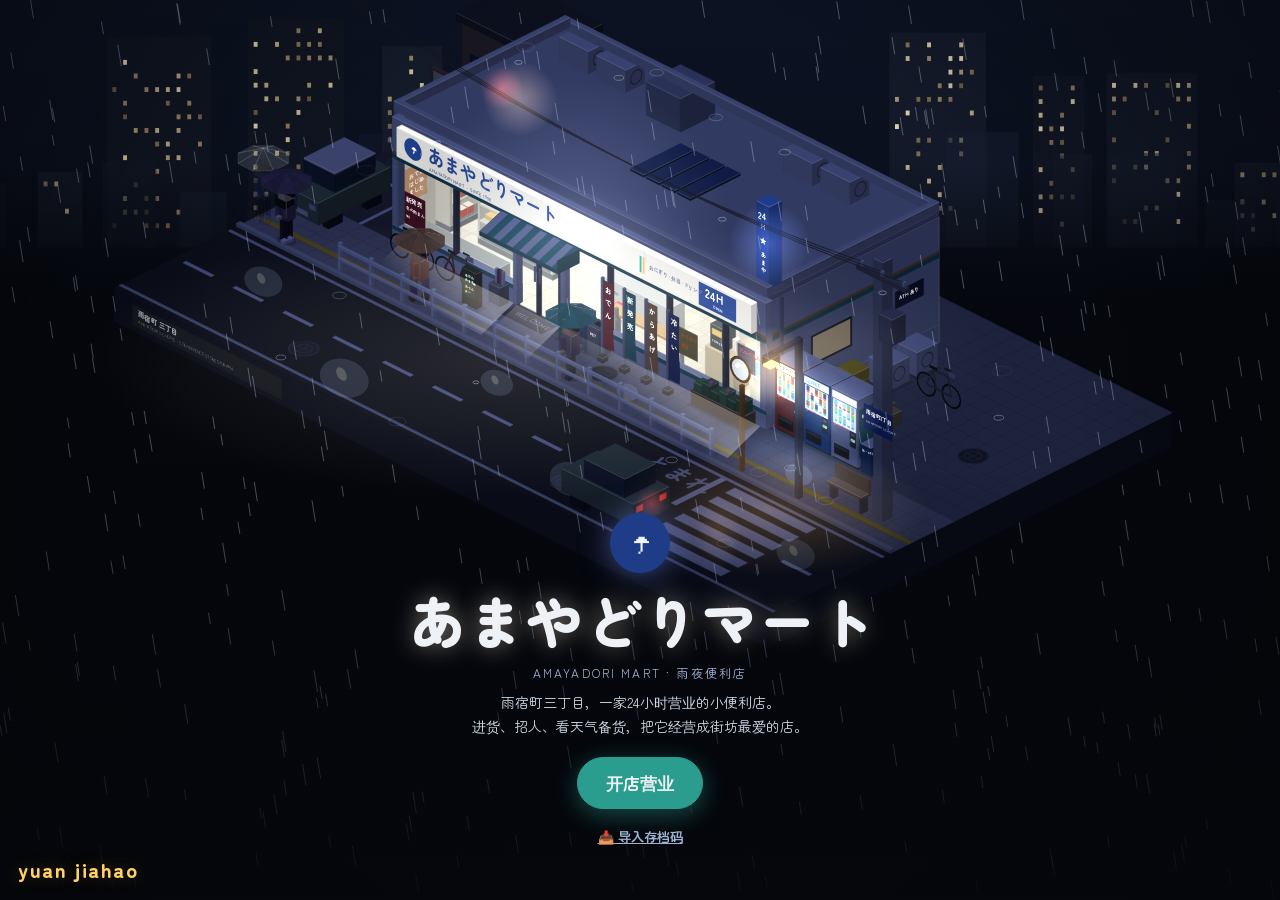
<file: index(7).html>
<!DOCTYPE html>
<html lang="zh-CN">
<head>
  <meta charset="UTF-8">
  <meta name="viewport" content="width=device-width, initial-scale=1, maximum-scale=1, user-scalable=no, viewport-fit=cover">
  <meta name="theme-color" content="#0b1020">
  <meta name="mobile-web-app-capable" content="yes">
  <meta name="apple-mobile-web-app-capable" content="yes">
  <meta name="apple-mobile-web-app-status-bar-style" content="black-translucent">
  <meta name="apple-mobile-web-app-title" content="雨夜便利店">
  <link rel="manifest" href="[data-uri]">
  <link rel="icon" href="[data-uri]">
  <link rel="apple-touch-icon" href="[data-uri]">
  <title>あまやどりマート · 雨夜便利店</title>
  <meta name="description" content="日式雨夜便利店经营小游戏 · 等距像素风网页游戏">
  <link rel="preconnect" href="https://fonts.googleapis.com">
  <link rel="preconnect" href="https://fonts.gstatic.com" crossorigin>
  <link href="https://fonts.googleapis.com/css2?family=Zen+Maru+Gothic:wght@500;700;900&display=swap" rel="stylesheet">
  <style>
:root {
  --teal: #2a9d8f;
  --orange: #f4a261;
  --red: #e63946;
  --navy: #1f3c88;
  --panel: rgba(14, 20, 32, 0.8);
  --line: rgba(255, 255, 255, 0.12);
  --font: 'Zen Maru Gothic', 'Hiragino Maru Gothic ProN', 'Yu Gothic', 'Noto Sans JP', 'Microsoft YaHei', sans-serif;
  --sat: env(safe-area-inset-top, 0px);
  --sab: env(safe-area-inset-bottom, 0px);
  --sal: env(safe-area-inset-left, 0px);
  --sar: env(safe-area-inset-right, 0px);
}

* { box-sizing: border-box; -webkit-tap-highlight-color: transparent; }
html, body {
  margin: 0; height: 100%; overflow: hidden; background: #05070c; font-family: var(--font); color: #eef2f7;
  overscroll-behavior: none; touch-action: none;
  -webkit-user-select: none; user-select: none; -webkit-touch-callout: none;
}
canvas#game { display: block; touch-action: none; cursor: grab; position: fixed; inset: 0; }
.hidden { display: none !important; }

button {
  font-family: inherit; font-weight: 700; font-size: 14px; color: #eef2f7;
  background: rgba(255, 255, 255, 0.08); border: 1px solid var(--line);
  border-radius: 999px; padding: 8px 14px; cursor: pointer; min-height: 40px;
  transition: background .15s, transform .1s;
}
button:hover { background: rgba(255, 255, 255, 0.18); }
button:active { transform: scale(0.95); }
button.on { background: var(--teal); border-color: var(--teal); }
button.primary { background: var(--teal); border-color: var(--teal); }
button.primary:hover { background: #33b3a3; }
button.danger { background: var(--red); border-color: var(--red); }
button.link { background: none; border: none; color: #9fb3d1; font-size: 13px; text-decoration: underline; min-height: 32px; }

/* ---------- 标题 ---------- */
#title {
  position: fixed; inset: 0; display: flex; align-items: flex-end; justify-content: center;
  padding: 0 16px calc(5vh + var(--sab)); pointer-events: none;
  background: linear-gradient(to top, rgba(5, 7, 12, 0.9) 0%, rgba(5, 7, 12, 0) 48%);
}
.title-card { text-align: center; pointer-events: auto; animation: rise .9s ease-out both; width: 100%; max-width: 460px; }
.title-card .logo {
  width: 60px; height: 60px; margin: 0 auto 6px; border-radius: 50%;
  background: var(--navy); display: grid; place-items: center; font-size: 34px;
  box-shadow: 0 0 30px rgba(120, 150, 255, 0.5);
}
.title-card h1 { margin: 0; font-size: clamp(30px, 9vw, 56px); font-weight: 900; letter-spacing: 0.04em; text-shadow: 0 0 24px rgba(255, 240, 210, 0.45); white-space: nowrap; }
.title-card .sub { margin: 4px 0 10px; color: #9fb3d1; letter-spacing: 0.18em; font-size: 12px; }
.title-card .desc { margin: 0 0 18px; color: #cfd8e6; line-height: 1.7; font-size: 14px; }
.title-card .btns { display: flex; gap: 12px; justify-content: center; flex-wrap: wrap; }
.title-card .btns button { font-size: 17px; padding: 12px 28px; min-height: 52px; display: flex; flex-direction: column; align-items: center; justify-content: center; line-height: 1.2; }
.title-card .btns button small { font-size: 11px; font-weight: 500; opacity: 0.8; }
.title-card button.primary { box-shadow: 0 6px 24px rgba(42, 157, 143, 0.45); }
.title-card .hint { margin: 10px 0 0; }
@keyframes rise { from { opacity: 0; transform: translateY(20px); } to { opacity: 1; transform: none; } }

/* ---------- HUD ---------- */
.panel {
  position: fixed; top: calc(12px + var(--sat)); padding: 10px 16px; border-radius: 16px;
  background: var(--panel); border: 1px solid var(--line); backdrop-filter: blur(8px); -webkit-backdrop-filter: blur(8px);
  pointer-events: none;
}
.panel.tl { left: calc(12px + var(--sal)); }
.panel.tr { right: calc(12px + var(--sar)); text-align: right; }
.brand { font-size: 12px; color: #9fb3d1; letter-spacing: 0.08em; }
#clock { font-size: 34px; font-weight: 900; line-height: 1.1; font-variant-numeric: tabular-nums; }
#day { font-size: 13px; color: #cfd8e6; }
.money { font-size: 22px; white-space: nowrap; }
.money b { font-size: 26px; color: #ffd27a; font-variant-numeric: tabular-nums; }
.money span { font-size: 13px; color: #9fb3d1; }
#rep { color: #ffd166; font-size: 15px; letter-spacing: 0.04em; white-space: nowrap; }
#today { font-size: 12px; color: #9fb3d1; margin-top: 2px; white-space: nowrap; }

#toolbar {
  position: fixed; left: 50%; bottom: calc(14px + var(--sab)); transform: translateX(-50%);
  display: flex; gap: 6px; padding: 7px; border-radius: 999px;
  background: var(--panel); border: 1px solid var(--line); backdrop-filter: blur(8px); -webkit-backdrop-filter: blur(8px);
}
#toolbar button { font-size: 13px; padding: 7px 13px; display: flex; align-items: center; gap: 5px; white-space: nowrap; }
#toolbar button i { font-style: normal; font-size: 15px; }

#help {
  position: fixed; left: calc(14px + var(--sal)); bottom: calc(16px + var(--sab)); font-size: 12px; line-height: 1.7;
  padding: 10px 14px; border-radius: 14px; background: var(--panel); border: 1px solid var(--line);
  color: #cfd8e6; pointer-events: none;
}
#help b { display: block; color: #fff; font-size: 13px; margin-bottom: 2px; }

#toasts {
  position: fixed; top: calc(16px + var(--sat)); left: 50%; transform: translateX(-50%);
  display: flex; flex-direction: column; gap: 6px; align-items: center; pointer-events: none; z-index: 30;
  width: max-content; max-width: 92vw;
}
.toast {
  padding: 8px 16px; border-radius: 16px; font-size: 14px; font-weight: 700; text-align: center;
  background: rgba(14, 20, 32, 0.92); border: 1px solid var(--line);
  animation: rise .3s ease-out both; transition: opacity .5s, transform .5s;
}
.toast.out { opacity: 0; transform: translateY(-8px); }

/* ---------- 弹窗 ---------- */
#modal {
  position: fixed; inset: 0; z-index: 20; display: flex; align-items: center; justify-content: center;
  background: rgba(3, 5, 10, 0.55); backdrop-filter: blur(3px); -webkit-backdrop-filter: blur(3px);
  animation: fade .2s ease-out both;
}
.sheet {
  width: min(440px, 92vw); max-height: 86vh; overflow-y: auto; padding: 20px 20px 18px;
  background: #121a29; border: 1px solid var(--line); border-radius: 22px;
  box-shadow: 0 20px 60px rgba(0, 0, 0, 0.5); animation: rise .25s ease-out both;
  -webkit-user-select: text; user-select: text; touch-action: pan-y;
}
.sheet h2 { margin: 0 0 10px; font-size: 20px; }
.sheet p { margin: 0 0 14px; color: #cfd8e6; font-size: 14px; line-height: 1.7; }
.sheet p.note { font-size: 12px; color: #8b9ab1; margin: 14px 0 0; }
.sheet code { background: rgba(255,255,255,0.1); padding: 1px 6px; border-radius: 6px; }
.sheet .row { display: flex; gap: 10px; justify-content: flex-end; margin-top: 6px; }
.sheet .row button { flex: 1; min-height: 46px; font-size: 15px; }
.sheet .grid { display: grid; grid-template-columns: 1fr 1fr; gap: 8px; }
.sheet .grid button { min-height: 48px; border-radius: 14px; font-size: 14px; }
.sheet .grid .wide { grid-column: span 2; }
.sheet textarea {
  width: 100%; height: 96px; resize: none; margin-bottom: 12px; padding: 10px;
  border-radius: 12px; border: 1px solid var(--line); background: #0a0f19; color: #dbe6f5;
  font: 12px/1.4 ui-monospace, Menlo, Consolas, monospace; word-break: break-all;
  -webkit-user-select: text; user-select: text;
}
.tut { list-style: none; margin: 0 0 14px; padding: 0; display: grid; gap: 10px; }
.tut li { display: flex; gap: 12px; align-items: flex-start; background: rgba(255,255,255,0.05); border-radius: 14px; padding: 10px 12px; font-size: 13px; color: #cfd8e6; line-height: 1.6; }
.tut li span { font-size: 26px; line-height: 1.2; }
.tut li b { display: block; color: #fff; font-size: 15px; }
.tut em { font-style: normal; font-weight: 700; }
.tut em.o { color: var(--orange); } .tut em.r { color: #ff6b6b; }
@keyframes fade { from { opacity: 0; } to { opacity: 1; } }

/* ---------- 手机竖屏 ---------- */
@media (max-width: 760px) {
  #help { display: none; }
  .panel { padding: 7px 12px; border-radius: 14px; }
  .brand { display: none; }
  #clock { font-size: 24px; }
  #day { font-size: 12px; }
  .money { font-size: 16px; }
  .money b { font-size: 20px; }
  #rep { font-size: 13px; }
  #today { font-size: 11px; }
  #toasts { top: calc(84px + var(--sat)); }
  .toast { font-size: 13px; padding: 7px 14px; }
  #toolbar { gap: 4px; padding: 6px; border-radius: 22px; width: calc(100vw - 20px - var(--sal) - var(--sar)); max-width: 420px; justify-content: space-between; }
  #toolbar button { flex: 1; flex-direction: column; gap: 0; padding: 5px 0 4px; min-height: 52px; border-radius: 16px; font-size: 10px; font-weight: 500; }
  #toolbar button i { font-size: 20px; line-height: 1.2; }
  #modal { align-items: flex-end; }
  .sheet {
    width: 100vw; max-width: 560px; border-radius: 22px 22px 0 0; max-height: 82vh;
    padding: 18px 16px calc(16px + var(--sab)); animation: slideup .28s ease-out both;
  }
  .title-card .desc { font-size: 13px; }
}
@keyframes slideup { from { transform: translateY(100%); } to { transform: none; } }

/* ---------- 手机横屏 (高度很小) ---------- */
@media (max-height: 500px) and (orientation: landscape) {
  #help { display: none; }
  .panel { padding: 5px 10px; top: calc(8px + var(--sat)); }
  .brand, #today { display: none; }
  #clock { font-size: 20px; }
  .money { font-size: 15px; }
  .money b { font-size: 17px; }
  #toasts { top: calc(10px + var(--sat)); }
  #toolbar { bottom: calc(6px + var(--sab)); padding: 4px; gap: 4px; border-radius: 18px; width: auto; }
  #toolbar button { padding: 3px 12px; min-height: 40px; min-width: 52px; flex: none; flex-direction: column; gap: 0; font-size: 9px; border-radius: 14px; }
  #toolbar button i { font-size: 16px; }
  #title { padding-bottom: calc(10px + var(--sab)); }
  .title-card .logo, .title-card .desc { display: none; }
  .title-card h1 { font-size: 30px; }
  .sheet { max-height: 92vh; }
}

/* =========================================================
 * 管理面板 (进货 / 人员 / 财报 / 天气)
 * ========================================================= */
#toolbar button.alert { box-shadow: 0 0 0 2px #e63946 inset; animation: pulse 1.2s infinite; }
@keyframes pulse { 50% { background: rgba(230, 57, 70, 0.35); } }
button:disabled { opacity: 0.4; cursor: not-allowed; }
button.sm { min-height: 32px; padding: 5px 12px; font-size: 13px; }

.sheet.big {
  width: min(760px, 96vw); height: min(88vh, 860px); max-height: none; padding: 0;
  display: flex; flex-direction: column; overflow: hidden; user-select: none; -webkit-user-select: none;
}
.ph { display: flex; align-items: center; gap: 10px; padding: 16px 18px 10px; }
.ph h2 { margin: 0; font-size: 20px; flex: 1; }
.pmoney { font-weight: 700; color: #ffd27a; font-variant-numeric: tabular-nums; }
.ph .x { min-height: 36px; width: 36px; padding: 0; border-radius: 50%; font-size: 15px; }
.tabs { display: flex; gap: 6px; padding: 0 18px 10px; overflow-x: auto; scrollbar-width: none; flex-shrink: 0; }
.tabs::-webkit-scrollbar { display: none; }
.tabs button { white-space: nowrap; min-height: 34px; padding: 6px 13px; font-size: 13px; }
.pbody { flex: 1; overflow-y: auto; padding: 4px 18px 16px; touch-action: pan-y; -webkit-overflow-scrolling: touch; }
.pfoot { padding: 10px 18px calc(12px + var(--sab)); border-top: 1px solid var(--line); background: #0f1623; }
.pfoot .row { margin-top: 6px; }
.muted { color: #8b9ab1; font-size: 12px; }
.note { color: #8b9ab1; font-size: 12px; line-height: 1.6; }
.empty { text-align: center; color: #9fb3d1; padding: 40px 10px; line-height: 1.8; }
.good { color: #6ee7a8 !important; } .bad { color: #ff8a8a !important; }
em.good, em.bad, em.new { font-style: normal; font-size: 11px; padding: 1px 6px; border-radius: 6px; background: rgba(255,255,255,0.08); }
em.new { color: #ffd27a; }

/* 进货 */
.plist { display: grid; gap: 8px; }
.pcard { display: grid; grid-template-columns: 46px 1fr auto; gap: 10px; align-items: center; padding: 10px 12px; border-radius: 14px; background: rgba(255,255,255,0.05); border: 1px solid var(--line); }
.pcard.dim { opacity: 0.75; border-style: dashed; }
.pe { font-size: 32px; text-align: center; }
.pinfo b { font-size: 15px; } .pinfo small { color: #9fb3d1; }
.pmeta { font-size: 12px; color: #9fb3d1; margin: 3px 0; }
.pmeta i { font-style: normal; font-weight: 700; } .pmeta i.up { color: #ff8a8a; } .pmeta i.down { color: #6ee7a8; }
.pstock { display: flex; gap: 10px; font-size: 12px; color: #cfd8e6; flex-wrap: wrap; }
.pstock b { color: #fff; } .pstock .inc { color: #ffd27a; }
.pctl { display: flex; flex-direction: column; align-items: flex-end; gap: 4px; }
.price { display: flex; align-items: center; gap: 4px; }
.price button { min-height: 30px; width: 30px; padding: 0; font-size: 16px; }
.price span { min-width: 54px; text-align: center; font-weight: 700; font-variant-numeric: tabular-nums; }
.margin { font-size: 11px; color: #9fb3d1; }
.pctl .primary { display: flex; flex-direction: column; line-height: 1.2; border-radius: 12px; }
.pctl .primary small { font-size: 11px; opacity: 0.85; font-weight: 500; }
.lockcard { text-align: center; padding: 30px 16px; background: rgba(255,255,255,0.04); border-radius: 18px; border: 1px dashed var(--line); }
.lockcard .big { font-size: 54px; } .lockcard h3 { margin: 6px 0; } .lockcard p { color: #cfd8e6; font-size: 14px; }
.lockcard button { font-size: 16px; padding: 12px 26px; }

/* 人员 */
.scard { display: grid; grid-template-columns: 84px 1fr; gap: 12px; padding: 12px; margin-bottom: 10px; border-radius: 16px; background: rgba(255,255,255,0.05); border: 1px solid var(--line); }
.scard img { width: 84px; height: 105px; border-radius: 10px; object-fit: cover; background: #ddd; }
.sname b { font-size: 16px; } .sname small { color: #9fb3d1; font-size: 12px; }
.dot { font-size: 11px; padding: 1px 8px; border-radius: 99px; background: rgba(255,255,255,0.1); color: #9fb3d1; margin-left: 4px; }
.dot.on { background: rgba(82, 183, 136, 0.25); color: #6ee7a8; }
.chips { display: flex; flex-wrap: wrap; gap: 4px; margin: 6px 0; }
.chip { font-size: 11px; padding: 2px 8px; border-radius: 99px; background: rgba(244, 162, 97, 0.18); color: #ffc999; border: 1px solid rgba(244,162,97,0.3); white-space: nowrap; }
.chip i { font-style: normal; opacity: 0.6; margin-left: 4px; }
.stats { display: grid; grid-template-columns: 1fr 1fr; gap: 3px 12px; font-size: 12px; color: #cfd8e6; margin: 4px 0 6px; }
.stats label { display: flex; align-items: center; gap: 6px; }
.stats.wide label i { font-style: normal; color: #fff; width: 10px; }
.bar { flex: 1; height: 6px; border-radius: 3px; background: rgba(255,255,255,0.1); overflow: hidden; display: inline-block; min-width: 40px; }
.bar > span { display: block; height: 100%; background: linear-gradient(90deg, #f4a261, #ffd166); border-radius: 3px; }
.bar.teal > span { background: linear-gradient(90deg, #2a9d8f, #6ee7a8); }
.mini { display: flex; flex-wrap: wrap; gap: 2px 12px; font-size: 12px; color: #cfd8e6; }
.stars { color: #ffd166; letter-spacing: -1px; } .stars i { color: rgba(255,255,255,0.15); font-style: normal; }
.seg { display: flex; align-items: center; gap: 4px; margin: 4px 0; font-size: 12px; color: #9fb3d1; flex-wrap: wrap; }
.seg span { width: 30px; }
.seg button { min-height: 28px; padding: 3px 10px; font-size: 12px; }
.sfoot { display: flex; justify-content: space-between; align-items: center; gap: 8px; margin-top: 6px; font-size: 13px; flex-wrap: wrap; }
.sfoot b { color: #ffd27a; }
.adbar { display: flex; align-items: center; justify-content: space-between; gap: 10px; padding: 10px 12px; margin-bottom: 10px; border-radius: 14px; background: rgba(42,157,143,0.15); font-size: 13px; flex-wrap: wrap; }

/* 简历 (履歴書风格) */
.resume { background: #fbfaf5; color: #222; border-radius: 10px; padding: 16px; font-size: 13px; line-height: 1.6; -webkit-user-select: text; user-select: text; }
.rhead { display: flex; justify-content: space-between; align-items: flex-end; border-bottom: 2px solid #222; padding-bottom: 4px; margin-bottom: 10px; }
.rtitle { font-size: 22px; font-weight: 900; letter-spacing: 0.3em; } .rtitle small { font-size: 12px; letter-spacing: 0; color: #777; }
.rdate { font-size: 12px; color: #555; }
.rtop { display: grid; grid-template-columns: 1fr 96px; gap: 12px; margin-bottom: 10px; }
.rtop img { width: 96px; height: 120px; border: 1px solid #999; object-fit: cover; }
.resume table { width: 100%; border-collapse: collapse; }
.resume th, .resume td { border: 1px solid #bbb; padding: 4px 8px; text-align: left; vertical-align: top; }
.resume th { background: #efece2; width: 64px; font-weight: 700; white-space: nowrap; }
.resume td.nm { font-size: 18px; font-weight: 700; }
.resume .rt th { text-align: center; width: auto; }
.resume .r { text-align: right; white-space: nowrap; }
.rbox { border: 1px solid #bbb; border-top: none; padding: 6px 8px; }
.rt + .rbox { border-top: 1px solid #bbb; margin-top: 10px; }
.rbox b { display: block; font-size: 12px; color: #666; }
.rbox.memo { background: #fff8e1; margin-top: 10px; border: 1px dashed #d4a017; }
.rbox.memo .chip { background: #ffe8c2; color: #8a5300; border-color: #f4c27a; }
.rbox.memo .stats { color: #333; } .rbox.memo .stats.wide label i { color: #333; }
.rbox.memo .bar { background: rgba(0,0,0,0.1); }

/* 财报 */
.kpis { display: grid; grid-template-columns: repeat(4, 1fr); gap: 8px; margin-bottom: 12px; }
.kpi { padding: 10px; border-radius: 14px; background: rgba(255,255,255,0.05); border: 1px solid var(--line); }
.kpi small { display: block; color: #9fb3d1; font-size: 12px; } .kpi b { font-size: 20px; font-variant-numeric: tabular-nums; }
.kpi i { display: block; font-style: normal; font-size: 11px; color: #8b9ab1; }
.ftable { width: 100%; border-collapse: collapse; font-size: 14px; margin-bottom: 12px; }
.ftable th { text-align: left; color: #9fb3d1; font-size: 12px; padding: 8px 4px 2px; font-weight: 500; }
.ftable td { padding: 6px 4px; border-bottom: 1px solid var(--line); font-variant-numeric: tabular-nums; }
.ftable .r { text-align: right; } .ftable tr.sum td { font-weight: 900; font-size: 16px; border-bottom: none; }
.ftable.small { font-size: 12px; } .ftable.small small { color: #ffd27a; }
.losses { display: flex; flex-wrap: wrap; gap: 6px 14px; padding: 10px 12px; border-radius: 12px; background: rgba(230,57,70,0.12); font-size: 13px; }
.losses > b { width: 100%; }
.chart { display: flex; align-items: flex-end; gap: 4px; height: 170px; padding: 8px 0; }
.chart .col { flex: 1; display: flex; flex-direction: column; align-items: center; height: 100%; }
.chart .bars { flex: 1; width: 100%; display: flex; align-items: flex-end; justify-content: center; gap: 2px; }
.chart .bars span { width: 40%; border-radius: 3px 3px 0 0; min-height: 1px; }
.chart .s, .legend .s { background: #2a9d8f; } .chart .c, .legend .c { background: #f4a261; }
.chart .partial .bars span { opacity: 0.55; }
.chart small { font-size: 9px; color: #8b9ab1; margin-top: 3px; white-space: nowrap; }
.legend { display: flex; gap: 6px; align-items: center; font-size: 12px; color: #9fb3d1; margin-bottom: 8px; }
.legend span { width: 12px; height: 12px; border-radius: 3px; display: inline-block; }
.rank { display: grid; gap: 6px; }
.rk { display: grid; grid-template-columns: 22px 30px 1fr 1fr 70px; gap: 8px; align-items: center; font-size: 13px; }
.rk .no { color: #9fb3d1; text-align: center; } .rk .e { font-size: 22px; }
.rk .n small { display: block; font-size: 11px; color: #8b9ab1; } .rk .v { text-align: right; font-size: 12px; color: #9fb3d1; } .rk .v b { color: #fff; }

/* 天气 */
.wnow { display: grid; grid-template-columns: auto 1fr; gap: 4px 12px; align-items: center; padding: 0 18px 10px; }
.wnow .big { font-size: 42px; }
.wnow b { font-size: 26px; display: block; } .wnow small { color: #9fb3d1; }
.wnow p { grid-column: span 2; margin: 4px 0 0; font-size: 12px; color: #8b9ab1; line-height: 1.6; }
.wlist { display: grid; gap: 6px; align-content: start; }
.wrow { display: grid; grid-template-columns: 72px 64px 66px 52px 1fr; gap: 8px; align-items: center; padding: 8px 12px; border-radius: 14px; background: rgba(255,255,255,0.04); border: 1px solid transparent; }
.wrow.today { background: rgba(42,157,143,0.18); border-color: rgba(42,157,143,0.5); }
.wrow.we .wd b { color: #ffb4a2; }
.wd b { display: block; font-size: 16px; } .wd small, .wi small { color: #9fb3d1; font-size: 11px; white-space: nowrap; }
.wd em { display: inline-block; font-style: normal; font-size: 10px; padding: 0 6px; border-radius: 6px; background: #2a9d8f; color: #fff; margin-top: 2px; }
.wi { display: flex; flex-direction: column; align-items: center; } .wi span { font-size: 26px; line-height: 1.1; }
.wt b { color: #ff9f8a; font-size: 16px; } .wt span { color: #8ecae6; margin-left: 4px; }
.wp { font-size: 12px; color: #8ecae6; }
.wc { font-size: 13px; } .wc b { font-size: 16px; } .wc small { color: #8b9ab1; margin-left: 3px; } .wc i { display: block; font-style: normal; font-size: 11px; color: #6ee7a8; }
.wev { grid-column: 1 / -1; font-size: 12px; padding: 4px 10px; border-radius: 8px; background: rgba(255, 209, 102, 0.14); color: #ffd166; }
.wev small { color: #cfd8e6; margin-left: 8px; }

@media (max-width: 760px) {
  .sheet.big { width: 100vw; height: 90vh; border-radius: 22px 22px 0 0; }
  .ph { padding: 14px 14px 8px; } .tabs { padding: 0 14px 8px; } .pbody { padding: 4px 12px 14px; }
  .pfoot { padding: 8px 12px calc(10px + var(--sab)); }
  .pfoot .row button { font-size: 13px; padding: 8px 6px; }
  .pcard { grid-template-columns: 36px 1fr; }
  .pe { font-size: 26px; }
  .pctl { grid-column: 1 / -1; flex-direction: row; justify-content: space-between; align-items: center; }
  .pctl .primary { flex-direction: row; gap: 6px; align-items: baseline; }
  .scard { grid-template-columns: 64px 1fr; gap: 10px; padding: 10px; }
  .scard img { width: 64px; height: 80px; }
  .kpis { grid-template-columns: 1fr 1fr; }
  .rk { grid-template-columns: 20px 26px 1fr 60px; } .rk .bar { display: none; }
  .wrow { grid-template-columns: 50px 46px 58px 1fr; padding: 8px 10px; gap: 6px; }
  .wrow .wp { display: none; }
  .wd b { font-size: 14px; } .wi span { font-size: 22px; }
  .rtop { grid-template-columns: 1fr 80px; } .rtop img { width: 80px; height: 100px; }
  .resume { padding: 12px; font-size: 12px; }
}
@media (max-width: 380px) {
  #toolbar button { font-size: 9px; }
  #toolbar button i { font-size: 18px; }
}
@media (max-height: 500px) and (orientation: landscape) {
  .sheet.big { height: 94vh; }
}

/* =========================================================
 * 漫画风 (body.manga)
 * ========================================================= */
.vchip { display: inline-block; width: 26px; height: 40px; border-radius: 4px; border: 2px solid rgba(255,255,255,0.5); }
body.manga { background: #fff; color: #111; }
body.manga .panel, body.manga #toolbar, body.manga #help, body.manga .toast, body.manga .sheet {
  background: #fff; color: #111; border: 2.5px solid #111; box-shadow: 4px 4px 0 #111; backdrop-filter: none;
}
body.manga .panel .brand, body.manga #day, body.manga #today, body.manga .money span, body.manga .muted, body.manga .note, body.manga .pmeta, body.manga .sname small, body.manga .pinfo small { color: #444; }
body.manga .money b, body.manga .pmoney, body.manga .sfoot b, body.manga #rep { color: #111; }
body.manga button { background: #fff; color: #111; border: 2px solid #111; box-shadow: 2px 2px 0 #111; }
body.manga button:hover { background: #f0f0f0; }
body.manga button.on, body.manga button.primary { background: #111; color: #fff; border-color: #111; }
body.manga button.danger { background: #fff; color: #111; background-image: repeating-linear-gradient(45deg, #111 0 2px, #fff 2px 6px); color: #111; }
body.manga .title-card h1 { color: #111; text-shadow: 3px 3px 0 #fff, -2px -2px 0 #fff, 4px 4px 0 #111; }
body.manga .title-card .sub, body.manga .title-card .desc { color: #111; background: #fff; display: inline-block; padding: 2px 8px; border: 2px solid #111; }
body.manga #title { background: radial-gradient(circle at 50% 120%, rgba(255,255,255,0.95) 0 30%, rgba(255,255,255,0) 60%); }
body.manga .title-card .logo { background: #111; box-shadow: none; }
body.manga .pcard, body.manga .scard, body.manga .kpi, body.manga .wrow, body.manga .tut li, body.manga .lockcard, body.manga .adbar, body.manga .losses {
  background: #fff; border: 2px solid #111; color: #111;
}
body.manga .wrow.today { background: repeating-radial-gradient(circle at 2px 2px, #ccc 0 1px, #fff 1px 5px); }
body.manga .pfoot { background: #fff; border-top: 2.5px solid #111; }
body.manga .chip { background: #fff; color: #111; border: 1.5px solid #111; }
body.manga .bar { background: #ddd; border: 1px solid #111; } body.manga .bar > span { background: #111; }
body.manga .stars { color: #111; } body.manga .stars i { color: #ccc; }
body.manga .dot.on { background: #111; color: #fff; }
body.manga .good { color: #111 !important; font-weight: 900; } body.manga .bad { color: #111 !important; text-decoration: underline wavy; }
body.manga .chart .s, body.manga .legend .s { background: #111; } body.manga .chart .c, body.manga .legend .c { background: repeating-linear-gradient(45deg, #111 0 2px, #fff 2px 5px); border: 1px solid #111; }
body.manga .ftable td { border-bottom: 1.5px solid #111; }
body.manga .wt b, body.manga .wt span, body.manga .wp, body.manga .wc i, body.manga .wev { color: #111; }
body.manga .wev { background: #fff; border: 1.5px dashed #111; }
body.manga #modal { background: rgba(255,255,255,0.6); }
body.manga .resume { border: 2.5px solid #111; }
body.manga .ph h2 { font-weight: 900; }
body.manga .tut em.o, body.manga .tut em.r { color: #111; text-decoration: underline; }
body.manga #toolbar button.alert { box-shadow: 0 0 0 3px #111 inset; animation: none; background: repeating-linear-gradient(45deg, #fff 0 4px, #ddd 4px 8px); }
body.manga .toast { border-radius: 18px; font-weight: 900; }
body.manga .mini, body.manga .stats, body.manga .seg, body.manga .pstock, body.manga .margin, body.manga .kpi small, body.manga .kpi i, body.manga .wd small, body.manga .wi small, body.manga .rk .n small, body.manga .rk .v { color: #222; }

/* =========================================================
 * v5: 更大的工具栏 / 新闻按钮 / 报纸
 * ========================================================= */
#toolbar { gap: 8px; padding: 9px; bottom: calc(16px + var(--sab)); border-radius: 26px; }
#toolbar button { flex-direction: column; gap: 2px; min-width: 82px; min-height: 64px; padding: 8px 14px; font-size: 14px; border-radius: 18px; }
#toolbar button i { font-size: 24px; line-height: 1.15; }

#btn-news {
  position: fixed; left: calc(14px + var(--sal)); top: calc(132px + var(--sat)); z-index: 5;
  display: flex; flex-direction: column; align-items: center; gap: 2px;
  min-width: 76px; min-height: 76px; padding: 8px 10px; border-radius: 22px; font-size: 14px;
  background: var(--panel); border: 1px solid var(--line); backdrop-filter: blur(8px); -webkit-backdrop-filter: blur(8px);
}
#btn-news i { font-style: normal; font-size: 30px; line-height: 1.1; }
#btn-news .dot-new { display: none; position: absolute; top: 6px; right: 6px; width: 14px; height: 14px; border-radius: 50%; background: #e63946; border: 2px solid #fff; }
#btn-news.unread .dot-new { display: block; animation: pulse2 1.4s infinite; }
@keyframes pulse2 { 50% { transform: scale(1.3); } }
body.manga #btn-news { background: #fff; color: #111; border: 2.5px solid #111; box-shadow: 3px 3px 0 #111; }

.paper { background: #f7f3e8; color: #222; border-radius: 10px; padding: 16px 18px; font-family: 'Noto Serif JP', 'Songti SC', 'SimSun', serif; -webkit-user-select: text; user-select: text; }
.masthead { text-align: center; border-bottom: 3px double #222; padding-bottom: 8px; margin-bottom: 12px; }
.mt-title { font-size: 30px; font-weight: 900; letter-spacing: 0.25em; }
.mt-title small { font-size: 11px; letter-spacing: 0.15em; color: #666; display: block; }
.mt-sub { font-size: 12px; color: #555; border-top: 1px solid #222; margin-top: 6px; padding-top: 4px; }
.headline { display: grid; grid-template-columns: 70px 1fr; gap: 12px; padding-bottom: 12px; border-bottom: 1px solid #bbb; margin-bottom: 12px; }
.hl-icon { font-size: 48px; text-align: center; }
.headline h3 { margin: 4px 0; font-size: 21px; line-height: 1.35; }
.headline p, .nitem p { margin: 4px 0; font-size: 13px; line-height: 1.7; color: #333; }
.ntag { display: inline-block; font-size: 11px; padding: 1px 8px; background: #222; color: #f7f3e8; border-radius: 3px; font-family: var(--font); }
.ncols { display: grid; grid-template-columns: 1fr 1fr; gap: 12px 16px; }
.nitem { border-left: 2px solid #ccc; padding-left: 10px; }
.ni-h { display: flex; align-items: center; gap: 6px; }
.ni-icon { font-size: 22px; }
.nitem h4 { margin: 4px 0 0; font-size: 15px; line-height: 1.4; }
.eff { display: inline-block; margin-top: 4px; font-size: 12px; font-weight: 700; color: #8b1e1e; background: #ffe8c2; padding: 2px 8px; border-radius: 4px; font-family: var(--font); }

@media (max-width: 760px) {
  #toolbar { gap: 4px; padding: 6px; border-radius: 24px; width: calc(100vw - 12px - var(--sal) - var(--sar)); max-width: 520px; bottom: calc(8px + var(--sab)); }
  #toolbar button { flex: 1; min-width: 0; min-height: 66px; padding: 6px 0 5px; font-size: 12px; font-weight: 700; border-radius: 18px; }
  #toolbar button span { display: block; }
  #toolbar button i { font-size: 26px; }
  #btn-news { top: calc(94px + var(--sat)); left: calc(10px + var(--sal)); min-width: 62px; min-height: 62px; font-size: 12px; border-radius: 18px; padding: 6px 8px; }
  #btn-news i { font-size: 26px; }
  #toasts { top: calc(160px + var(--sat)); }
  .ncols { grid-template-columns: 1fr; }
  .headline { grid-template-columns: 52px 1fr; } .hl-icon { font-size: 38px; }
  .mt-title { font-size: 24px; }
}
@media (max-width: 380px) {
  #toolbar button { font-size: 11px; } #toolbar button i { font-size: 23px; }
}
@media (max-height: 500px) and (orientation: landscape) {
  #toolbar { bottom: calc(6px + var(--sab)); padding: 5px; gap: 5px; width: auto; }
  #toolbar button { min-height: 52px; min-width: 66px; padding: 4px 10px; font-size: 11px; flex: none; }
  #toolbar button i { font-size: 20px; }
  #btn-news { top: calc(64px + var(--sat)); min-width: 56px; min-height: 56px; }
  #btn-news i { font-size: 22px; }
}
@media (max-width: 1240px) { #help { display: none; } }

/* =========================================================
 * v6: 收入面板 / 左侧按钮 / 标签箭头 / 管理货架
 * ========================================================= */
#hud-money { min-width: 230px; padding: 12px 16px 10px; }
#hud-money .money { font-size: 22px; line-height: 1.1; }
#hud-money .money b { font-size: 38px; font-weight: 900; color: #ffd27a; text-shadow: 0 0 18px rgba(255,210,122,0.35); display: inline-block; transition: transform .15s; }
#hud-money .money b.bump { animation: bump .45s ease-out; }
@keyframes bump { 30% { transform: scale(1.18); color: #fff3c4; } 100% { transform: scale(1); } }
#hud-money .income { display: flex; justify-content: flex-end; align-items: baseline; gap: 8px; margin-top: 2px; }
#hud-money .income span { font-size: 12px; color: #9fb3d1; }
#hud-money .income b { font-size: 24px; color: #6ee7a8; font-variant-numeric: tabular-nums; text-shadow: 0 0 12px rgba(110,231,168,0.3); }
.goal { margin-top: 6px; }
.gbar { height: 9px; border-radius: 5px; background: rgba(255,255,255,0.12); overflow: hidden; }
.gbar span { display: block; height: 100%; width: 0; border-radius: 5px; background: linear-gradient(90deg, #2a9d8f, #6ee7a8, #ffd166); transition: width .5s; }
#hud-money.hit .gbar span { background: linear-gradient(90deg, #ffd166, #f4a261, #ffd166); background-size: 200% 100%; animation: shine 1.5s linear infinite; }
@keyframes shine { to { background-position: -200% 0; } }
.gtext { display: flex; justify-content: space-between; gap: 8px; font-size: 11px; color: #9fb3d1; margin-top: 3px; white-space: nowrap; }
#streak { color: #ffb36b; font-weight: 700; }
.hsub { display: flex; justify-content: space-between; gap: 10px; margin-top: 4px; font-size: 12px; color: #9fb3d1; }
.hsub #rep { font-size: 13px; }
.mpop { position: absolute; right: 18px; top: 8px; font-weight: 900; font-size: 22px; color: #6ee7a8; text-shadow: 0 2px 6px rgba(0,0,0,0.6); pointer-events: none; animation: mpop 1.3s ease-out forwards; }
@keyframes mpop { 0% { opacity: 0; transform: translateY(8px) scale(0.7); } 15% { opacity: 1; transform: translateY(0) scale(1.15); } 100% { opacity: 0; transform: translateY(-34px) scale(1); } }
#confetti { position: fixed; inset: 0; pointer-events: none; z-index: 40; overflow: hidden; }
#confetti i { position: absolute; top: 70px; width: 8px; height: 13px; border-radius: 2px; animation: conf 2.2s cubic-bezier(.2,.6,.4,1) forwards; }
@keyframes conf { 0% { transform: translate(0, 0) rotate(0); opacity: 1; } 100% { transform: translate(var(--dx), 70vh) rotate(var(--rot)); opacity: 0; } }

.sidebtn {
  position: fixed; left: calc(14px + var(--sal)); z-index: 5;
  display: flex; flex-direction: column; align-items: center; gap: 2px;
  min-width: 80px; min-height: 76px; padding: 8px 8px; border-radius: 22px; font-size: 13px;
  background: var(--panel); border: 1px solid var(--line); backdrop-filter: blur(8px); -webkit-backdrop-filter: blur(8px);
}
.sidebtn i { font-style: normal; font-size: 30px; line-height: 1.1; }
.sidebtn .dot-new { display: none; position: absolute; top: 6px; right: 6px; width: 14px; height: 14px; border-radius: 50%; background: #e63946; border: 2px solid #fff; }
.sidebtn.unread .dot-new { display: block; animation: pulse2 1.4s infinite; }
#btn-news { top: calc(132px + var(--sat)); }
#btn-shelf { top: calc(220px + var(--sat)); }
body.manga .sidebtn { background: #fff; color: #111; border: 2.5px solid #111; box-shadow: 3px 3px 0 #111; }
body.manga #hud-money .money b, body.manga #hud-money .income b { color: #111; text-shadow: none; }
body.manga .gbar { background: #fff; border: 1.5px solid #111; } body.manga .gbar span { background: #111 !important; }

.tabwrap { position: relative; display: flex; align-items: center; padding: 0 18px 10px; gap: 4px; flex-shrink: 0; }
.tabwrap .tabs { padding: 0; flex: 1; scroll-behavior: auto; cursor: grab; user-select: none; }
.tabwrap .tabs.dragging { cursor: grabbing; }
.tabwrap .tabs.dragging button { pointer-events: none; }
.tarrow { flex: none; width: 34px; min-height: 34px; padding: 0; border-radius: 50%; font-size: 22px; line-height: 1; opacity: 0.25; pointer-events: none; }
.tabwrap.can-l .tarrow.l, .tabwrap.can-r .tarrow.r { opacity: 1; pointer-events: auto; background: #2a9d8f; border-color: #2a9d8f; }

.warnbtn { margin-left: auto; background: rgba(230,57,70,0.25) !important; border-color: #e63946 !important; }
.warnbox { display: flex; gap: 12px; align-items: center; justify-content: space-between; padding: 12px 14px; border-radius: 14px; background: rgba(230,57,70,0.14); border: 1px solid rgba(230,57,70,0.5); margin-bottom: 12px; flex-wrap: wrap; font-size: 13px; }
.fxgrid { display: grid; grid-template-columns: repeat(auto-fill, minmax(200px, 1fr)); gap: 10px; }
.fxcard { display: flex; flex-direction: column; align-items: stretch; gap: 8px; text-align: left; padding: 12px; border-radius: 16px; min-height: 0; background: rgba(255,255,255,0.05); border: 1px solid var(--line); }
.fxcard:hover { background: rgba(255,255,255,0.1); transform: translateY(-2px); }
.fxcard.locked { opacity: 0.5; }
.fx-h b { display: block; font-size: 15px; } .fx-h small { color: #9fb3d1; font-weight: 500; font-size: 11px; }
.fx-mini { display: grid; gap: 3px; padding: 6px; border-radius: 8px; background: #d9d4c8; min-height: 44px; }
.fx-mini span { display: grid; place-items: center; height: 22px; border-radius: 4px; background: rgba(255,255,255,0.55); font-size: 15px; }
.st-fridge .fx-mini { background: #bfd8e8; } .st-freezer .fx-mini { background: #d6eef8; } .st-hot .fx-mini { background: #f2c48a; } .st-mag .fx-mini { background: #b49a86; }
.fx-f { display: flex; gap: 10px; font-size: 11px; color: #cfd8e6; font-weight: 500; flex-wrap: wrap; align-items: center; }
.tipbox { margin-top: 14px; padding: 12px 14px; border-radius: 14px; background: rgba(42,157,143,0.12); display: grid; gap: 4px; font-size: 12.5px; color: #cfd8e6; }
.tipbox b { color: #fff; font-size: 14px; margin-bottom: 2px; }

.fxhead { display: flex; justify-content: space-between; align-items: center; gap: 10px; margin-bottom: 10px; }
.fxhead b { font-size: 17px; display: block; } .fxhead small { color: #9fb3d1; font-size: 12px; }
.fxstat { text-align: right; } .fxstat span { font-size: 11px; color: #9fb3d1; display: block; } .fxstat b { font-size: 24px; color: #6ee7a8; } .fxstat small { display: block; }
/* 货架可视化 */
.shelfviz { border-radius: 14px; padding: 12px 12px 14px; background: linear-gradient(#efe9df, #ddd6c8); box-shadow: inset 0 0 0 4px #c8bfae, 0 8px 24px rgba(0,0,0,0.35); }
.sv-fridge { background: linear-gradient(#e8f4ff, #c9dfee); box-shadow: inset 0 0 0 5px #9aa3ad, inset 0 0 30px rgba(140,200,255,0.5), 0 8px 24px rgba(0,0,0,0.35); }
.sv-freezer { background: linear-gradient(#f1fbff, #cfeaf6); box-shadow: inset 0 0 0 5px #8ecae6, 0 8px 24px rgba(0,0,0,0.35); }
.sv-hot { background: linear-gradient(#fff1d6, #f2c48a); box-shadow: inset 0 0 0 5px #c8792b, inset 0 0 26px rgba(255,180,90,0.6), 0 8px 24px rgba(0,0,0,0.35); }
.sv-mag { background: linear-gradient(#c6ab95, #a5876f); box-shadow: inset 0 0 0 4px #7a5f4e, 0 8px 24px rgba(0,0,0,0.35); }
.sv-daily { background: linear-gradient(#5d7186, #34495e); box-shadow: inset 0 0 0 4px #2b3a4a, 0 8px 24px rgba(0,0,0,0.35); }
.srow { display: grid; grid-template-columns: 62px 1fr; gap: 8px; align-items: center; }
.srow.gold .scells { box-shadow: 0 0 0 2px #ffd166, 0 0 16px rgba(255,209,102,0.5); border-radius: 10px; }
.slabel { font-size: 12px; font-weight: 700; color: #4a4339; text-align: center; line-height: 1.3; }
.slabel b { display: block; font-size: 10px; color: #b7791f; }
.sv-daily .slabel, .sv-mag .slabel { color: #f4f1de; }
.scells { display: grid; gap: 6px; padding: 3px; }
.plank { height: 7px; margin: 6px 0 8px 70px; border-radius: 3px; background: linear-gradient(#b9b1a2, #8f877a); box-shadow: 0 3px 4px rgba(0,0,0,0.2); }
.sv-fridge .plank { background: linear-gradient(#cfd6de, #9aa3ad); } .sv-hot .plank { background: linear-gradient(#e0a060, #b8742e); }
.cell { position: relative; display: flex; flex-direction: column; align-items: center; justify-content: center; gap: 1px; min-height: 78px; padding: 6px 2px 16px; border-radius: 10px;
  background: #fff; color: #222; border: 2px solid transparent; box-shadow: 0 2px 0 rgba(0,0,0,0.15), inset 0 -18px 0 color-mix(in srgb, var(--pc, #ddd) 35%, white); font-weight: 700; overflow: hidden; }
.cell:hover { background: #fffbea; transform: translateY(-2px); }
.cell .pe2 { font-size: 28px; line-height: 1.1; }
.cell small { font-size: 10px; color: #444; max-width: 100%; overflow: hidden; text-overflow: ellipsis; white-space: nowrap; }
.cell .ptag { position: absolute; left: 0; right: 0; bottom: 0; font-size: 10px; background: #ffd84d; color: #222; padding: 1px 0; border-top: 1px solid rgba(0,0,0,0.15); }
.cell .fillbar { width: 70%; height: 4px; border-radius: 2px; background: #e5e5e5; overflow: hidden; }
.cell .fillbar span { display: block; height: 100%; background: #2a9d8f; }
.cell.out { opacity: 0.55; } .cell.out .fillbar span { background: #e63946; }
.cell.empty { background: rgba(255,255,255,0.35); border: 2px dashed rgba(0,0,0,0.25); box-shadow: none; color: #6b6458; }
.cell.empty .plus { font-size: 24px; }
.cell.sel { border-color: #2a9d8f; box-shadow: 0 0 0 3px rgba(42,157,143,0.5); transform: translateY(-2px); }
.cell .hot, .pk .hot { position: absolute; top: 2px; right: 4px; font-style: normal; font-size: 13px; }
.picker { margin-top: 12px; padding: 12px; border-radius: 16px; background: #0f1623; border: 1px solid #2a9d8f; animation: rise .2s ease-out both; }
.pk-h { display: flex; justify-content: space-between; align-items: center; gap: 8px; flex-wrap: wrap; margin-bottom: 10px; font-size: 14px; }
.pk-grid { display: grid; grid-template-columns: repeat(auto-fill, minmax(120px, 1fr)); gap: 8px; }
.pk { position: relative; display: flex; flex-direction: column; align-items: center; gap: 1px; padding: 8px 4px; border-radius: 12px; min-height: 0; }
.pk .pe2 { font-size: 26px; } .pk b { font-size: 12px; } .pk small { font-size: 10px; color: #9fb3d1; font-weight: 500; }
.pk.on { background: #2a9d8f; border-color: #2a9d8f; } .pk.on small { color: #e6fff8; }
.pk.nc { opacity: 0.7; border-style: dashed; }
.pk .hot { position: static; font-size: 10px; color: #ffb36b; }
.sumtab { margin-top: 12px; }

body.manga .fxcard, body.manga .picker, body.manga .warnbox, body.manga .tipbox, body.manga .pk { background: #fff; color: #111; border: 2px solid #111; }
body.manga .shelfviz { background: #fff; box-shadow: 4px 4px 0 #111; border: 2.5px solid #111; }
body.manga .cell { border: 1.5px solid #111; box-shadow: none; } body.manga .cell .ptag { background: #fff; border-top: 1.5px solid #111; }
body.manga .tipbox span, body.manga .fx-f, body.manga .slabel, body.manga .pk small { color: #222; }

@media (max-width: 760px) {
  #hud-money { min-width: 0; padding: 8px 12px 8px; }
  #hud-money .money { font-size: 15px; } #hud-money .money b { font-size: 28px; }
  #hud-money .income b { font-size: 18px; } #hud-money .income span { font-size: 11px; }
  .gtext { font-size: 10px; } .hsub { font-size: 11px; }
  .sidebtn { left: calc(10px + var(--sal)); min-width: 64px; min-height: 64px; font-size: 11px; border-radius: 18px; padding: 6px 4px; }
  .sidebtn i { font-size: 26px; }
  #btn-news { top: calc(94px + var(--sat)); } #btn-shelf { top: calc(166px + var(--sat)); }
  #toasts { top: auto; bottom: calc(96px + var(--sab)); }
  .tabwrap { padding: 0 10px 8px; } .tarrow { width: 28px; min-height: 28px; font-size: 18px; }
  .fxgrid { grid-template-columns: 1fr 1fr; gap: 8px; }
  .fxcard { padding: 10px; }
  .srow { grid-template-columns: 40px 1fr; gap: 4px; } .plank { margin-left: 44px; }
  .slabel { font-size: 10px; } .slabel b { font-size: 8px; }
  .shelfviz { padding: 8px; }
  .cell { min-height: 66px; padding: 4px 1px 15px; } .cell .pe2 { font-size: 22px; }
  .sv-fridge .cell .pe2 { font-size: 18px; } .sv-fridge .cell small { display: none; } .sv-fridge .scells { gap: 3px; }
  .pk-grid { grid-template-columns: repeat(3, 1fr); }
}
@media (max-height: 500px) and (orientation: landscape) {
  #btn-news { top: calc(64px + var(--sat)); } #btn-shelf { top: calc(130px + var(--sat)); }
  .sidebtn { min-width: 56px; min-height: 56px; font-size: 10px; } .sidebtn i { font-size: 20px; }
  #hud-money .money b { font-size: 24px; } #hud-money .income b { font-size: 16px; }
  #hud-money .goal, #hud-money .hsub { display: none; }
}

/* =========================================================
 * v7: 成就
 * ========================================================= */
#btn-ach {
  position: fixed; right: calc(14px + var(--sar)); top: calc(196px + var(--sat)); z-index: 5;
  display: grid; grid-template-columns: auto 1fr; grid-template-rows: auto auto; align-items: center; column-gap: 8px; row-gap: 5px;
  min-width: 230px; padding: 9px 14px; border-radius: 16px; text-align: left;
  background: linear-gradient(135deg, rgba(60,45,10,0.85), rgba(14,20,32,0.85)); border: 1px solid rgba(255,209,102,0.45);
  backdrop-filter: blur(8px); -webkit-backdrop-filter: blur(8px);
}
#btn-ach .ach-ic { font-size: 26px; grid-row: span 2; }
#btn-ach .ach-t { display: flex; justify-content: space-between; align-items: baseline; }
#btn-ach .ach-t b { font-size: 15px; color: #ffd166; } #btn-ach .ach-t small { font-size: 12px; color: #fff; font-weight: 900; background: #b7791f; padding: 1px 8px; border-radius: 99px; }
#btn-ach .ach-pb { height: 6px; border-radius: 3px; background: rgba(255,255,255,0.15); overflow: hidden; }
#btn-ach .ach-pb span { display: block; height: 100%; width: 0; background: linear-gradient(90deg, #f4a261, #ffd166); transition: width .5s; }
#btn-ach .dot-new { display: none; position: absolute; top: -4px; right: -4px; width: 14px; height: 14px; border-radius: 50%; background: #e63946; border: 2px solid #fff; }
#btn-ach.unread .dot-new { display: block; animation: pulse2 1.4s infinite; }
body.manga #btn-ach { background: #fff; color: #111; border: 2.5px solid #111; box-shadow: 3px 3px 0 #111; }
body.manga #btn-ach .ach-t b { color: #111; } body.manga #btn-ach .ach-pb span { background: #111; }

.bar.gold > span { background: linear-gradient(90deg, #f4a261, #ffd166); }
.stagehero { display: grid; grid-template-columns: 76px 1fr; gap: 14px; align-items: center; padding: 16px; border-radius: 18px; background: linear-gradient(135deg, #3d2e0b, #1a2233); border: 1px solid rgba(255,209,102,0.4); margin-bottom: 12px; }
.sh-icon { font-size: 56px; text-align: center; }
.sh-main small { color: #ffd166; font-size: 12px; } .sh-main b { display: block; font-size: 22px; margin-bottom: 6px; }
.sh-main span { font-size: 12px; color: #cfd8e6; } .sh-bar .bar { height: 10px; width: 100%; margin-bottom: 4px; }
.stagelist { display: grid; gap: 8px; }
.stg { display: grid; grid-template-columns: 44px 1fr auto; gap: 10px; align-items: center; padding: 10px 12px; border-radius: 14px; background: rgba(255,255,255,0.04); border: 1px solid var(--line); opacity: 0.6; }
.stg.done { opacity: 1; } .stg.cur { border-color: #ffd166; box-shadow: 0 0 0 1px #ffd166 inset; }
.stg-ic { font-size: 28px; text-align: center; } .stg b { display: block; } .stg small { color: #9fb3d1; font-size: 11px; margin-right: 8px; } .stg span { font-size: 12px; color: #ffd27a; }
.statgrid { display: grid; grid-template-columns: repeat(4, 1fr); gap: 8px; margin-top: 12px; }
.statgrid div { padding: 10px; border-radius: 12px; background: rgba(255,255,255,0.05); text-align: center; } .statgrid small { display: block; color: #9fb3d1; font-size: 11px; } .statgrid b { font-size: 18px; }
.themegrid { display: grid; grid-template-columns: repeat(auto-fill, minmax(200px, 1fr)); gap: 10px; }
.themecard { display: flex; flex-direction: column; gap: 4px; padding: 10px; border-radius: 16px; background: rgba(255,255,255,0.05); border: 1px solid var(--line); }
.themecard.cur { border-color: #2a9d8f; box-shadow: 0 0 0 2px rgba(42,157,143,0.5); }
.themecard small { color: #9fb3d1; font-size: 11px; line-height: 1.5; } .tbonus { font-size: 12px; color: #ffd27a; } .themecard button { margin-top: auto; }
.tprev { position: relative; height: 96px; border-radius: 10px; overflow: hidden; background: var(--wl); margin-bottom: 4px; }
.tprev .tw { position: absolute; inset: 0 0 45% 0; background: var(--wl); }
.tprev .tban { position: absolute; left: 8%; right: 8%; top: 12%; height: 9%; background: var(--ac); border-radius: 2px; }
.tprev .tfl { position: absolute; inset: 55% 0 0 0; background: repeating-conic-gradient(var(--fl) 0 25%, var(--tl) 0 50%) 0 0 / 18px 18px; }
.tprev .ts1, .tprev .ts2 { position: absolute; bottom: 18%; width: 22%; height: 50%; background: var(--sh); border-radius: 3px; box-shadow: inset 0 -4px 0 rgba(0,0,0,0.15), inset 0 8px 0 rgba(0,0,0,0.06), inset 0 20px 0 rgba(255,255,255,0.08); }
.tprev .ts1 { left: 10%; } .tprev .ts2 { left: 38%; }
.tprev .tct { position: absolute; right: 8%; bottom: 18%; width: 24%; height: 26%; background: var(--ct); border-radius: 3px; box-shadow: inset 0 -4px 0 var(--ac); }
.storefront { display: grid; grid-template-columns: repeat(3, 1fr); gap: 10px; padding: 14px; border-radius: 14px; margin: 8px 0 12px; background: linear-gradient(#f4f4f2 0 14%, #2a9d8f 14% 18%, #f4a261 18% 20%, #cfe6f7 20% 100%); box-shadow: inset 0 0 0 3px #c8ccd2; }
.pslot { display: flex; flex-direction: column; align-items: center; gap: 4px; padding: 10px 4px; border-radius: 12px; background: rgba(255,255,255,0.5); border: 2px dashed rgba(0,0,0,0.2); color: #333; min-height: 0; }
.pslot.sel { border: 2px solid #2a9d8f; box-shadow: 0 0 0 3px rgba(42,157,143,0.4); }
.pslot small { color: #333; font-size: 11px; }
.pp { display: flex; flex-direction: column; align-items: center; justify-content: center; width: 70px; height: 92px; border-radius: 4px; font-size: 11px; font-weight: 900; line-height: 1.25; box-shadow: 0 2px 6px rgba(0,0,0,0.3); border: 3px solid #fff; }
.pp i { font-style: normal; font-size: 24px; margin-bottom: 2px; }
.pp.empty { background: rgba(255,255,255,0.6); color: #888; border: 2px dashed #aaa; box-shadow: none; font-size: 14px; }
.postergrid { display: grid; grid-template-columns: repeat(auto-fill, minmax(130px, 1fr)); gap: 8px; margin-bottom: 10px; }
.pcat { position: relative; display: flex; flex-direction: column; align-items: center; gap: 3px; padding: 10px 6px; border-radius: 14px; min-height: 0; }
.pcat b { font-size: 13px; } .pcat small { font-size: 11px; color: #ffd27a; font-weight: 500; }
.pcat.used { border-color: #2a9d8f; } .pcat em { position: absolute; top: 6px; right: 6px; font-style: normal; font-size: 10px; background: #2a9d8f; padding: 1px 6px; border-radius: 6px; }
.mediacard { text-align: center; padding: 20px 16px; border-radius: 18px; background: rgba(255,255,255,0.05); border: 1px solid var(--line); margin-bottom: 10px; }
.mediacard.dim { opacity: 0.55; } .mediacard .big { font-size: 46px; } .mediacard h3 { margin: 6px 0; } .mediacard p { color: #cfd8e6; font-size: 13px; line-height: 1.7; }
.mediacard button { font-size: 16px; padding: 12px 28px; } .mediacard small { display: block; margin-top: 8px; color: #8b9ab1; font-size: 11px; }
.badgegrid { display: grid; grid-template-columns: repeat(auto-fill, minmax(150px, 1fr)); gap: 10px; }
.badge { display: flex; flex-direction: column; align-items: center; text-align: center; gap: 3px; padding: 12px 8px; border-radius: 16px; background: rgba(255,255,255,0.04); border: 1px solid var(--line); }
.badge .medal { width: 58px; height: 58px; border-radius: 50%; display: grid; place-items: center; font-size: 28px; background: #2a3242; filter: grayscale(1); opacity: 0.5; border: 3px solid #3a4456; }
.badge.got .medal { filter: none; opacity: 1; background: radial-gradient(circle at 35% 30%, #fff3c4, #ffd166 45%, #b7791f); border-color: #fff3c4; box-shadow: 0 4px 14px rgba(255,209,102,0.45); }
.badge b { font-size: 13px; } .badge small { font-size: 11px; color: #9fb3d1; } .badge .bar { width: 85%; margin-top: 3px; }
.bdone { font-size: 11px; color: #6ee7a8; } .bprog { font-size: 10px; color: #9fb3d1; }
.badgepop { position: fixed; left: 50%; top: 22%; transform: translateX(-50%); z-index: 45; display: flex; gap: 14px; align-items: center; padding: 14px 22px 14px 14px; border-radius: 22px; background: linear-gradient(135deg, #3d2e0b, #1a2233); border: 2px solid #ffd166; box-shadow: 0 12px 40px rgba(0,0,0,0.5); animation: bpop .5s cubic-bezier(.2,1.6,.4,1) both; transition: opacity .5s, transform .5s; }
.badgepop.out { opacity: 0; transform: translateX(-50%) translateY(-20px); }
.bp-medal { width: 64px; height: 64px; border-radius: 50%; display: grid; place-items: center; font-size: 32px; background: radial-gradient(circle at 35% 30%, #fff3c4, #ffd166 45%, #b7791f); box-shadow: 0 0 24px rgba(255,209,102,0.7); animation: spin 1s ease-out; }
.badgepop small { color: #ffd166; font-size: 12px; display: block; } .badgepop b { font-size: 20px; display: block; } .badgepop span { font-size: 12px; color: #cfd8e6; }
@keyframes bpop { from { opacity: 0; transform: translateX(-50%) scale(0.6); } to { opacity: 1; transform: translateX(-50%) scale(1); } }
@keyframes spin { from { transform: rotateY(0); } to { transform: rotateY(720deg); } }
body.manga .stagehero, body.manga .stg, body.manga .themecard, body.manga .badge, body.manga .mediacard, body.manga .statgrid div, body.manga .pcat { background: #fff; color: #111; border: 2px solid #111; }
body.manga .badgepop { background: #fff; color: #111; border: 3px solid #111; box-shadow: 5px 5px 0 #111; }

@media (max-width: 760px) {
  #btn-ach { top: calc(152px + var(--sat)); right: calc(8px + var(--sar)); min-width: 0; width: 172px; padding: 7px 10px; column-gap: 6px; }
  #btn-ach .ach-ic { font-size: 20px; } #btn-ach .ach-t b { font-size: 13px; }
  .statgrid { grid-template-columns: 1fr 1fr; }
  .themegrid { grid-template-columns: 1fr 1fr; } .tprev { height: 72px; }
  .stagehero { grid-template-columns: 54px 1fr; } .sh-icon { font-size: 40px; } .sh-main b { font-size: 18px; }
  .pp { width: 58px; height: 78px; font-size: 10px; } .storefront { gap: 6px; padding: 10px; }
  .postergrid { grid-template-columns: repeat(3, 1fr); } .badgegrid { grid-template-columns: repeat(2, 1fr); }
  .badgepop { top: auto; bottom: calc(190px + var(--sab)); width: 90vw; }
}
@media (max-height: 500px) and (orientation: landscape) {
  #btn-ach { top: calc(92px + var(--sat)); min-width: 0; width: 170px; padding: 6px 10px; }
}

/* 作者署名 */
#title .author { position: absolute; left: calc(18px + var(--sal)); bottom: calc(16px + var(--sab)); color: #ffd166; font-size: 20px; font-weight: 900; letter-spacing: 0.08em; text-shadow: 0 2px 10px rgba(0,0,0,0.6), 0 0 18px rgba(255,209,102,0.35); pointer-events: none; }
body.manga #title .author { color: #111; text-shadow: 2px 2px 0 #fff; }
@media (max-width: 760px) { #title .author { font-size: 16px; left: 14px; bottom: calc(10px + var(--sab)); } }

.cashnote { font-size: 12.5px; color: #cfd8e6; padding: 8px 12px; border-radius: 10px; background: rgba(255,255,255,0.05); margin: -4px 0 12px; }
body.manga .cashnote { background: #fff; color: #111; border: 1.5px solid #111; }
.wc em { font-style: normal; font-size: 10px; padding: 1px 6px; border-radius: 6px; margin-left: 4px; } .wc em.busy { background: #e76f51; color: #fff; } .wc em.quiet { background: #5b6170; color: #fff; }

/* v8 价格调整更显眼 */
.plabel { font-size: 12px; font-weight: 700; color: #ffd166; text-align: center; margin-bottom: 2px; }
.plabel small { display: block; font-weight: 400; color: #b8bfd0; font-size: 10px; }
.pctl .price { border: 2px solid #ffd166; border-radius: 12px; background: rgba(255,209,102,.1); }
.pctl .price button { min-width: 40px; min-height: 40px; font-size: 22px; font-weight: 800; }
.pctl .price span { font-size: 17px; font-weight: 800; color: #fff; min-width: 54px; text-align: center; }
.price.pulse { animation: pricepulse 1.4s ease-in-out infinite; }
@keyframes pricepulse { 0%,100% { box-shadow: 0 0 0 0 rgba(255,209,102,.0); } 50% { box-shadow: 0 0 0 6px rgba(255,209,102,.35); } }
.accbar { height: 6px; border-radius: 4px; background: rgba(255,255,255,.12); margin: 5px 2px 2px; overflow: hidden; }
.accbar i { display: block; height: 100%; border-radius: 4px; }
.accbar.good i { background: #4cc38a; } .accbar.ok i { background: #8fd36b; } .accbar.warn i { background: #f4a261; } .accbar.bad i { background: #e5484d; }
.acc { font-weight: 700; font-size: 11px; } .acc.good, .acc.ok { color: #7ee2a8; } .acc.warn { color: #f4a261; } .acc.bad { color: #ff7a7f; }
.pricetip { display: flex; gap: 10px; align-items: center; background: linear-gradient(135deg, #3b2f12, #2a2414); border: 2px solid #ffd166; border-radius: 14px; padding: 10px 12px; margin-bottom: 10px; font-size: 13px; line-height: 1.5; }
.pricetip div { flex: 1; }
.presets { display: flex; flex-wrap: wrap; gap: 6px; align-items: center; margin-bottom: 10px; font-size: 12px; color: #c9cfdc; }
.presets button { white-space: nowrap; }
body.manga .plabel, body.manga .pricetip { color: #111; }
body.manga .pricetip { background: #fff; border-color: #111; }

.pricebox { display: flex; flex-direction: column; align-items: stretch; width: 150px; }
.pricebox .plabel { text-align: left; display: flex; justify-content: space-between; align-items: baseline; }
.pricebox .plabel small { display: inline; }
.pricebox .price { display: flex; justify-content: space-between; align-items: center; }
.pricebox .margin { text-align: left; }
@media (max-width: 720px) {
  .pctl { align-items: flex-end; gap: 10px; }
  .pricebox { flex: 1; width: auto; max-width: 220px; }
}

</style>
</head>
<body>
  <canvas id="game"></canvas>

  <!-- 标题画面 -->
  <div id="title">
    <div class="author">yuan jiahao</div>
    <div class="title-card">
      <div class="logo">☂</div>
      <h1>あまやどりマート</h1>
      <p class="sub">AMAYADORI MART · 雨夜便利店</p>
      <p class="desc">雨宿町三丁目，一家24小时营业的小便利店。<br>进货、招人、看天气备货，把它经营成街坊最爱的店。</p>
      <div class="btns">
        <button id="btn-start" class="primary">开店营业</button>
        <button id="btn-continue" class="hidden">继续上次</button>
      </div>
      <p class="hint"><button id="btn-import-title" class="link">📥 导入存档码</button></p>
    </div>
  </div>

  <!-- 游戏 HUD -->
  <div id="hud" class="hidden">
    <div class="panel tl">
      <div class="brand">あまやどりマート</div>
      <div id="clock">21:00</div>
      <div id="day">第 1 天</div>
    </div>
    <div class="panel tr" id="hud-money">
      <div class="money">💰 <b id="money">3,000</b> <span>元</span></div>
      <div class="income"><span>今日收入</span><b id="income">¥0</b></div>
      <div class="goal"><div class="gbar"><span id="goalbar"></span></div><div class="gtext"><span id="goaltext">目标 ¥600</span><span id="streak"></span></div></div>
      <div class="hsub"><span id="rep">★★★</span><span id="today">0 人</span></div>
    </div>
    <button id="btn-ach"><span class="ach-ic">🏆</span><span class="ach-t"><b>成就</b><small id="ach-lv">Lv1</small></span><span class="ach-pb"><span id="ach-bar"></span></span><b class="dot-new"></b></button>
    <button id="btn-news" class="sidebtn"><i>📰</i><span>新闻</span><b class="dot-new"></b></button>
    <button id="btn-shelf" class="sidebtn"><i>🗂</i><span>管理货架</span><b class="dot-new"></b></button>
    <div id="toolbar">
      <button id="btn-pause"><i>⏸</i><span>暂停</span></button>
      <button id="btn-speed"><i>▶</i><span>1倍速</span></button>
      <button id="btn-order"><i>📦</i><span>进货</span></button>
      <button id="btn-staff"><i>👥</i><span>人员</span></button>
      <button id="btn-fin"><i>📊</i><span>财报</span></button>
      <button id="btn-weather"><i>🌤</i><span>天气</span></button>
      <button id="btn-menu"><i>☰</i><span>菜单</span></button>
    </div>
    <div id="help">
      <b>玩法</b>
      📦 进货 → 送到仓库<br>
      ⬆ 点货架 = 从仓库上架<br>
      💴 点收银台前的客人 = 结账<br>
      👀 看到可疑的人就点他<br>
      📰 每天看新闻调整进货<br>
      🗂 管理货架：决定每格卖什么<br>
      🎨 菜单里可切换漫画风
    </div>
  </div>
  <div id="toasts"></div>
  <div id="confetti"></div>
  <div id="modal" class="hidden"><div class="sheet" id="modal-body"></div></div>

  <script>
'use strict';
/* =========================================================
 * iso.js — 极简等距(2.5D)渲染工具
 * 世界坐标: x 向右下, y 向左下, z 向上 (单位≈1米)
 * ========================================================= */

const ISO = { W: 800, H: 600, dpr: 1, zoom: 1, panX: 0, panY: 0, TW: 64, TH: 32, TZ: 38, ctx: null };
const FONT = "'Zen Maru Gothic','Hiragino Maru Gothic ProN','Yu Gothic','Noto Sans JP','Noto Sans CJK JP','Microsoft YaHei',sans-serif";

let AMB = [1, 1, 1];                 // 当前环境光 (室外随时间变化)
const AMB_EMIT = [1, 1, 1];          // 自发光物体
const AMB_IN = [1.0, 0.98, 0.93];    // 店内灯光

const _rgb = new Map();
function hexRgb(h) {
  let v = _rgb.get(h);
  if (v) return v;
  let s = h.replace('#', '');
  if (s.length === 3) s = s.split('').map(c => c + c).join('');
  const n = parseInt(s, 16);
  v = [(n >> 16) & 255, (n >> 8) & 255, n & 255];
  _rgb.set(h, v);
  return v;
}

/* ---------- 漫画风: 网点纸(screentone) ---------- */
const MANGA = {
  on: false, pats: {},
  pat(kind) {
    if (this.pats[kind]) return this.pats[kind];
    const n = kind === 'dark' ? 5 : 6, cv = document.createElement('canvas');
    cv.width = n; cv.height = n;
    const g = cv.getContext('2d');
    g.fillStyle = kind === 'dark' ? '#1a1a1a' : '#ffffff'; g.fillRect(0, 0, n, n);
    g.fillStyle = kind === 'dark' ? '#ffffff' : '#1a1a1a';
    const dot = (x, y, r) => { g.beginPath(); g.arc(x, y, r, 0, 7); g.fill(); };
    if (kind === 'light') dot(3, 3, 0.85);
    else if (kind === 'mid') { dot(1.5, 1.5, 1.15); dot(4.5, 4.5, 1.15); }
    else if (kind === 'dense') { dot(1.5, 1.5, 1.6); dot(4.5, 4.5, 1.6); dot(4.5, 1.5, 0.7); dot(1.5, 4.5, 0.7); }
    else dot(2.5, 2.5, 0.9);
    return (this.pats[kind] = ISO.ctx.createPattern(cv, 'repeat'));
  },
  tone(L) {
    if (L > 0.78) return '#ffffff';
    if (L > 0.6) return this.pat('light');
    if (L > 0.46) return this.pat('mid');
    if (L > 0.34) return this.pat('dense');
    if (L > 0.22) return this.pat('dark');
    return '#141414';
  },
};

/** 把颜色按面朝向系数 f 和环境光 amb 计算成实际颜色 */
function lit(hex, f = 1, a = 1, amb = AMB) {
  const [r, g, b] = hexRgb(hex);
  const R = Math.min(255, r * f * amb[0]) | 0;
  const G = Math.min(255, g * f * amb[1]) | 0;
  const B = Math.min(255, b * f * amb[2]) | 0;
  if (MANGA.on) {
    if (a < 1) return `rgba(255,255,255,${Math.min(0.5, a * 0.8)})`;
    return MANGA.tone(0.28 + 0.72 * (0.299 * R + 0.587 * G + 0.114 * B) / 255);
  }
  return a < 1 ? `rgba(${R},${G},${B},${a})` : `rgb(${R},${G},${B})`;
}

function proj(x, y, z = 0) {
  const s = ISO.zoom;
  return [
    ISO.W / 2 + ISO.panX + (x - y) * ISO.TW / 2 * s,
    ISO.H / 2 + ISO.panY + ((x + y) * ISO.TH / 2 - z * ISO.TZ) * s,
  ];
}

function unproj(sx, sy) {
  const s = ISO.zoom;
  const a = (sx - ISO.W / 2 - ISO.panX) / (ISO.TW / 2 * s);
  const b = (sy - ISO.H / 2 - ISO.panY) / (ISO.TH / 2 * s);
  return [(a + b) / 2, (b - a) / 2];
}

function poly(pts, fill, stroke) {
  const c = ISO.ctx;
  c.beginPath();
  for (let i = 0; i < pts.length; i++) {
    const p = proj(pts[i][0], pts[i][1], pts[i][2]);
    if (i) c.lineTo(p[0], p[1]); else c.moveTo(p[0], p[1]);
  }
  c.closePath();
  c.fillStyle = fill;
  c.fill();
  if (MANGA.on) {
    c.strokeStyle = '#111'; c.lineWidth = stroke === false ? 0.5 : 0.9; c.lineJoin = 'round';
    c.stroke();
  } else if (stroke !== false) {
    c.strokeStyle = stroke || fill;
    c.lineWidth = 0.6;
    c.stroke();
  }
}

/**
 * 长方体: 只画看得见的三个面 (顶面, y+d 左前面, x+w 右前面)
 * o: {emit, alpha, top, left, right, noTop, noLeft, noRight}
 */
function box(x, y, z, w, d, h, color, o = {}) {
  const amb = o.emit ? AMB_EMIT : (o.amb || AMB);
  const a = o.alpha == null ? 1 : o.alpha;
  if (a <= 0.01) return;
  const st = a < 1 ? false : undefined;
  if (o.shadow && z < 0.05 && a >= 1) poly([[x - 0.05, y - 0.02, 0.006], [x + w + 0.14, y - 0.02, 0.006], [x + w + 0.14, y + d + 0.12, 0.006], [x - 0.05, y + d + 0.12, 0.006]], MANGA.on ? MANGA.pat('mid') : 'rgba(0,0,0,0.16)', false);
  if (!o.noLeft) poly([[x, y + d, z], [x + w, y + d, z], [x + w, y + d, z + h], [x, y + d, z + h]], lit(o.left || color, 0.84, a, amb), st);
  if (!o.noRight) poly([[x + w, y, z], [x + w, y + d, z], [x + w, y + d, z + h], [x + w, y, z + h]], lit(o.right || color, 0.68, a, amb), st);
  if (!o.noTop) poly([[x, y, z + h], [x + w, y, z + h], [x + w, y + d, z + h], [x, y + d, z + h]], lit(o.top || color, 1, a, amb), st);
  // 顶部前沿高光, 让方块边缘更利落
  if (!MANGA.on && !o.noTop && a >= 1 && w > 0.12 && d > 0.12 && ISO.zoom > 0.45) {
    const c = ISO.ctx, p1 = proj(x, y + d, z + h), p2 = proj(x + w, y + d, z + h), p3 = proj(x + w, y, z + h);
    c.strokeStyle = `rgba(255,255,255,${0.1 + 0.12 * Math.min(1, amb[0])})`; c.lineWidth = 0.9;
    c.beginPath(); c.moveTo(p1[0], p1[1]); c.lineTo(p2[0], p2[1]); c.lineTo(p3[0], p3[1]); c.stroke();
  }
}

function flat(x0, y0, x1, y1, z, color, o = {}) {
  const a = o.alpha == null ? 1 : o.alpha;
  poly([[x0, y0, z], [x1, y0, z], [x1, y1, z], [x0, y1, z]], lit(color, 1, a, o.emit ? AMB_EMIT : (o.amb || AMB)), a < 1 ? false : undefined);
}
function faceY(x0, x1, z0, z1, y, color, o = {}) {
  const a = o.alpha == null ? 1 : o.alpha;
  poly([[x0, y, z0], [x1, y, z0], [x1, y, z1], [x0, y, z1]], lit(color, o.f || 0.84, a, o.emit ? AMB_EMIT : (o.amb || AMB)), a < 1 ? false : undefined);
}
function faceX(y0, y1, z0, z1, x, color, o = {}) {
  const a = o.alpha == null ? 1 : o.alpha;
  poly([[x, y0, z0], [x, y1, z0], [x, y1, z1], [x, y0, z1]], lit(color, o.f || 0.68, a, o.emit ? AMB_EMIT : (o.amb || AMB)), a < 1 ? false : undefined);
}

/* 在某个平面上用 2D 方式作画: 本地 1 单位 = 0.01 米 */
function planeY(x, y, z, cb) { // 正面(朝 +y)，u→+x，v→向下
  const c = ISO.ctx, s = ISO.zoom * 0.01, p = proj(x, y, z);
  c.save(); c.transform(ISO.TW / 2 * s, ISO.TH / 2 * s, 0, ISO.TZ * s, p[0], p[1]); cb(c); c.restore();
}
function planeX(x, y, z, cb) { // 右侧面(朝 +x)，u→-y，v→向下
  const c = ISO.ctx, s = ISO.zoom * 0.01, p = proj(x, y, z);
  c.save(); c.transform(ISO.TW / 2 * s, -ISO.TH / 2 * s, 0, ISO.TZ * s, p[0], p[1]); cb(c); c.restore();
}
function planeZ(x, y, z, cb) { // 地面，u→+x，v→+y
  const c = ISO.ctx, s = ISO.zoom * 0.01, p = proj(x, y, z);
  c.save(); c.transform(ISO.TW / 2 * s, ISO.TH / 2 * s, -ISO.TW / 2 * s, ISO.TH / 2 * s, p[0], p[1]); cb(c); c.restore();
}

function line3(a, b, color, w = 1) {
  const c = ISO.ctx, p = proj(a[0], a[1], a[2]), q = proj(b[0], b[1], b[2]);
  c.strokeStyle = color; c.lineWidth = w * ISO.zoom;
  c.beginPath(); c.moveTo(p[0], p[1]); c.lineTo(q[0], q[1]); c.stroke();
}

/* ---------- 光晕 (叠加模式下使用) ---------- */
function glowAt(x, y, z, r, rgb, a) {
  const c = ISO.ctx, [sx, sy] = proj(x, y, z), R = r * ISO.TW * 0.5 * ISO.zoom;
  const g = c.createRadialGradient(sx, sy, 0, sx, sy, R);
  g.addColorStop(0, `rgba(${rgb},${a})`);
  g.addColorStop(1, `rgba(${rgb},0)`);
  c.fillStyle = g;
  c.beginPath(); c.arc(sx, sy, R, 0, Math.PI * 2); c.fill();
}
function poolAt(x, y, r, rgb, a, stretch = 1) {
  const c = ISO.ctx, [sx, sy] = proj(x, y, 0), R = r * ISO.TW * 0.7 * ISO.zoom;
  c.save(); c.translate(sx, sy); c.scale(stretch, 0.5);
  const g = c.createRadialGradient(0, 0, 0, 0, 0, R);
  g.addColorStop(0, `rgba(${rgb},${a})`);
  g.addColorStop(1, `rgba(${rgb},0)`);
  c.fillStyle = g;
  c.beginPath(); c.arc(0, 0, R, 0, Math.PI * 2); c.fill();
  c.restore();
}

/* ---------- 深度排序 ---------- */
// 物体: {x0,y0,x1,y1, draw()}
function depthCmp(a, b) {
  if (a.x1 <= b.x0 && !(b.y1 <= a.y0)) return -1;
  if (b.x1 <= a.x0 && !(a.y1 <= b.y0)) return 1;
  if (a.y1 <= b.y0 && !(b.x1 <= a.x0)) return -1;
  if (b.y1 <= a.y0 && !(a.x1 <= b.x0)) return 1;
  return (a.x0 + a.x1 + a.y0 + a.y1) - (b.x0 + b.x1 + b.y0 + b.y1);
}

function lerp(a, b, t) { return a + (b - a) * t; }
function clamp(v, a, b) { return v < a ? a : v > b ? b : v; }
function rand(a, b) { return a + Math.random() * (b - a); }
function pick(arr) { return arr[(Math.random() * arr.length) | 0]; }

</script>
  <script>
'use strict';
/* =========================================================
 * data.js — 游戏数据 (改数值主要改这里)
 * ========================================================= */

const STORE_NAME = 'あまやどりマート';
const STORE_NAME_EN = 'AMAYADORI MART';
const TOWN_NAME = '雨宿町 三丁目';
const START_DATE = new Date(2026, 10, 8);   // 第 1 天 = 2026/11/8
const START_MONEY = 3000;          // 单位: 元 (人民币)
const CURRENCY = '¥';

// 店铺建筑范围
const STORE = { x0: 3, y0: 1.5, x1: 15, y1: 7, H: 3.4 };
const DOOR = { x0: 7, x1: 8.4, cx: 7.7 };
const QUEUE_SPOTS = [[11.85, 3.85], [11.85, 4.6], [11.85, 5.35], [11.85, 6.05], [11.2, 2.95], [10.45, 2.95], [9.7, 2.95], [8.95, 2.95]];
const AISLE_X = 7.6;
const AISLES_X = [3.98, 7.6, 11.8];       // 店内纵向通道
const ROWS_Y = [2.92, 4.7, 6.12];         // 店内横向通道 (后/中/前)
const EATIN_SEATS = [[9.5, 6.2], [10.45, 6.2], [11.3, 6.2]];
const ENTRY_IN = [DOOR.cx, 6.4];
const ENTRY_OUT = [DOOR.cx, 7.65];
const LANE_CUSTOMER = 8.2;
const LANE_PASSER = 8.55;
const BOARD = { w: 21, h: 13 };
const REGISTER_POS = [13.4, 3.9];
const STAFF_HOME = [14.05, 2.3];    // 员工休息/出入点 (STAFF ONLY 门前)
const COUNTER = { x0: 12.3, y0: 2.8, x1: 12.9, y1: 5.2 };
const SHELF_CAP = 8;                // 每种商品货架上最多摆几个
const MAX_STAFF = 6;
const MAX_INSIDE = 20;

/* ---------------- 商品类别 & 货架 ----------------
 * box: [x, y, z, 宽, 深, 高]  stand: 顾客取货站位 (null = 在收银台点单)
 * unlock: 解锁费用 (0 = 开局就有) */
const CATEGORIES = [
  { id: 'rice', name: '饭团便当', jp: 'おにぎり・弁当', emoji: '🍙', unlock: 0, box: [4.4, 3.6, 0, 2.4, 0.6, 1.5], face: 'y', stand: [5.6, 4.7], span: 2.0, color: '#2a9d8f' },
  { id: 'drink', name: '饮料', jp: 'ドリンク', emoji: '🥤', unlock: 0, box: [3.5, 1.65, 0, 7.0, 0.65, 2.0], face: 'fridge', stand: [7.0, 2.88], span: 6.2, color: '#2a9d8f' },
  { id: 'bread', name: '面包', jp: 'パン', emoji: '🍞', unlock: 0, box: [4.4, 5.2, 0, 2.4, 0.5, 1.5], face: 'y', stand: [5.6, 6.12], span: 2.0, color: '#d08c2f' },
  { id: 'noodle', name: '杯面', jp: 'カップ麺', emoji: '🍜', unlock: 0, box: [3.15, 3.3, 0, 0.45, 2.5, 1.8], face: 'x', stand: [3.98, 4.55], span: 2.0, axis: 'y', color: '#e63946' },
  { id: 'snack', name: '零食', jp: 'お菓子', emoji: '🍫', unlock: 0, box: [8.4, 3.6, 0, 2.2, 0.6, 1.5], face: 'y', stand: [9.5, 4.7], span: 1.8, color: '#f2a93b' },
  { id: 'magazine', name: '杂志', jp: '雑誌・新聞', emoji: '📰', unlock: 200, box: [3.4, 6.48, 0, 2.8, 0.42, 0.95], face: 'mag', stand: [4.8, 6.12], span: 2.2, color: '#6d597a', desc: '沿着橱窗的杂志架。早上卖报纸，晚上漫画周刊很受欢迎。' },
  { id: 'daily', name: '日用品', jp: '日用品', emoji: '☂️', unlock: 300, box: [6.42, 6.42, 0, 0.42, 0.45, 0.95], face: 'daily', stand: [6.7, 6.08], span: 0, color: '#457b9d', desc: '门口的伞架和日用品。下雨天透明伞会大卖！' },
  { id: 'hot', name: '热食', jp: 'ホットスナック', emoji: '🍢', unlock: 500, box: [12.35, 4.25, 1.0, 0.5, 0.62, 0.44], face: 'hot', stand: null, color: '#f4a261', desc: '收银台旁的热食柜，客人结账时顺便点。天冷时很受欢迎，有的客人还会在イートイン坐下吃。' },
  { id: 'ice', name: '冰品', jp: 'アイス', emoji: '🍦', unlock: 600, box: [8.45, 5.22, 0, 2.1, 0.5, 0.82], face: 'freezer', stand: [9.5, 6.12], span: 1.6, color: '#8ecae6', desc: '冷冻柜。天越热卖得越好，冬天就比较冷清。' },
];
const CAT_BY_ID = Object.fromEntries(CATEGORIES.map(c => [c.id, c]));

/* ---------------- 商品 ----------------
 * cost 进价  price 建议售价  box 每箱数量  pop 基础人气
 * heat: 气温敏感度 (+ 越热越好卖, - 越冷越好卖)  rain: 下雨加成  night: 深夜加成  start: 开局就在售
 * look: 货架上的样子 [类型, 颜色] */
const PRODUCTS = [
  { id: 'onigiri_sake', cat: 'rice', name: '鮭おにぎり', cn: '鲑鱼饭团', emoji: '🍙', cost: 3.2, price: 7, box: 10, pop: 3, look: ['onigiri', '#f08a6b'], start: 1, morning: 1 },
  { id: 'onigiri_tuna', cat: 'rice', name: 'ツナマヨ', cn: '金枪鱼蛋黄酱饭团', emoji: '🍙', cost: 3.2, price: 7.5, box: 10, pop: 3, look: ['onigiri', '#f2d16b'], start: 1, morning: 1 },
  { id: 'onigiri_ume', cat: 'rice', name: '梅おにぎり', cn: '梅子饭团', emoji: '🍙', cost: 2.7, price: 6, box: 10, pop: 1.5, look: ['onigiri', '#d94f70'], morning: 1 },
  { id: 'bento', cat: 'rice', name: '幕の内弁当', cn: '幕之内便当', emoji: '🍱', cost: 9.0, price: 19, box: 6, pop: 2, look: ['bento', '#c0392b'], lunch: 2 },

  { id: 'tea', cat: 'drink', name: '緑茶', cn: '绿茶', emoji: '🍵', cost: 1.8, price: 4.5, box: 12, pop: 3, heat: 0.3, look: ['bottle', '#7cc576'], start: 1 },
  { id: 'cola', cat: 'drink', name: 'コーラ', cn: '可乐', emoji: '🥤', cost: 1.8, price: 4.5, box: 12, pop: 2, heat: 0.6, look: ['bottle', '#8b1e1e'] },
  { id: 'water', cat: 'drink', name: '天然水', cn: '矿泉水', emoji: '💧', cost: 0.9, price: 2.5, box: 12, pop: 2, heat: 0.5, look: ['bottle', '#9fd3ff'], start: 1 },
  { id: 'coffee', cat: 'drink', name: '缶コーヒー', cn: '罐装咖啡', emoji: '☕', cost: 2.2, price: 6, box: 12, pop: 2.5, heat: -0.3, look: ['can', '#6b4226'], morning: 1 },
  { id: 'beer', cat: 'drink', name: 'ビール', cn: '啤酒', emoji: '🍺', cost: 3.6, price: 8, box: 12, pop: 1.5, heat: 0.4, night: 1.5, look: ['can', '#e9c46a'] },

  { id: 'melonpan', cat: 'bread', name: 'メロンパン', cn: '菠萝包', emoji: '🍞', cost: 2.7, price: 6.5, box: 8, pop: 2, look: ['bread', '#e8c26a'], start: 1, morning: 1 },
  { id: 'currypan', cat: 'bread', name: 'カレーパン', cn: '咖喱面包', emoji: '🥐', cost: 2.9, price: 7, box: 8, pop: 1.8, look: ['bread', '#b8742e'], start: 1 },
  { id: 'sando', cat: 'bread', name: 'たまごサンド', cn: '鸡蛋三明治', emoji: '🥪', cost: 4.5, price: 11, box: 8, pop: 2.4, look: ['sando', '#ffe08a'], lunch: 1 },

  { id: 'cupramen', cat: 'noodle', name: 'カップラーメン', cn: '杯面', emoji: '🍜', cost: 3.2, price: 7.5, box: 12, pop: 2.5, heat: -0.5, night: 0.8, look: ['cup', '#e2513f'], start: 1 },
  { id: 'cupudon', cat: 'noodle', name: 'カップうどん', cn: '杯装乌冬', emoji: '🍲', cost: 3.4, price: 8, box: 12, pop: 1.6, heat: -0.6, look: ['cup', '#f2994a'] },
  { id: 'yakisoba', cat: 'noodle', name: 'カップ焼きそば', cn: '杯装炒面', emoji: '🍝', cost: 3.6, price: 8.5, box: 12, pop: 1.6, night: 0.6, look: ['cup', '#f6f1e6'] },

  { id: 'chips', cat: 'snack', name: 'ポテトチップス', cn: '薯片', emoji: '🥔', cost: 2.7, price: 7, box: 12, pop: 2.2, night: 0.6, look: ['bag', '#f2c94c'], start: 1 },
  { id: 'choco', cat: 'snack', name: 'チョコレート', cn: '巧克力', emoji: '🍫', cost: 2.2, price: 6, box: 12, pop: 2, heat: -0.2, look: ['bag', '#6b3e26'], start: 1 },
  { id: 'gummy', cat: 'snack', name: 'グミ', cn: '软糖', emoji: '🍬', cost: 1.8, price: 5, box: 12, pop: 1.5, look: ['bag', '#ff8fab'] },
  { id: 'senbei', cat: 'snack', name: 'せんべい', cn: '仙贝', emoji: '🍘', cost: 3.2, price: 8, box: 12, pop: 1.1, look: ['bag', '#c49a65'] },

  { id: 'manga', cat: 'magazine', name: '週刊少年誌', cn: '周刊漫画', emoji: '📚', cost: 3.6, price: 9, box: 6, pop: 1.2, night: 0.8, look: ['mag', '#e63946'] },
  { id: 'fashion', cat: 'magazine', name: 'ファッション誌', cn: '时尚杂志', emoji: '📖', cost: 7.2, price: 18, box: 5, pop: 0.6, look: ['mag', '#ff8fab'] },
  { id: 'newspaper', cat: 'magazine', name: '新聞', cn: '报纸', emoji: '📰', cost: 0.9, price: 2.5, box: 10, pop: 0.8, morning: 2, look: ['mag', '#e9e9e9'] },

  { id: 'umbrella', cat: 'daily', name: 'ビニール傘', cn: '透明雨伞', emoji: '☂️', cost: 9.0, price: 25, box: 5, pop: 0.12, rain: 14, look: ['umbrella', '#e6eef8'] },
  { id: 'towel', cat: 'daily', name: 'タオル', cn: '毛巾', emoji: '🧣', cost: 5.4, price: 15, box: 5, pop: 0.4, rain: 2, look: ['towel', '#a8dadc'] },
  { id: 'battery', cat: 'daily', name: '乾電池', cn: '电池', emoji: '🔋', cost: 4.5, price: 12, box: 6, pop: 0.5, look: ['battery', '#264653'] },

  { id: 'nikuman', cat: 'hot', name: '肉まん', cn: '肉包', emoji: '🥟', cost: 1.4, price: 4, box: 10, pop: 2, heat: -1, look: ['bun', '#fff8ec'] },
  { id: 'karaage', cat: 'hot', name: 'からあげ', cn: '炸鸡块', emoji: '🍗', cost: 2.7, price: 8, box: 10, pop: 2.5, look: ['karaage', '#c8792b'] },
  { id: 'oden', cat: 'hot', name: 'おでん', cn: '关东煮', emoji: '🍢', cost: 1.1, price: 3, box: 12, pop: 2, heat: -1.3, look: ['oden', '#e9d8a6'] },

  { id: 'vanilla', cat: 'ice', name: 'バニラアイス', cn: '香草冰淇淋', emoji: '🍦', cost: 2.7, price: 7, box: 10, pop: 1.6, heat: 1.3, look: ['icecup', '#fff3c4'] },
  { id: 'icebar', cat: 'ice', name: 'ソーダアイス', cn: '苏打冰棒', emoji: '🍧', cost: 1.1, price: 3, box: 12, pop: 1.6, heat: 1.6, look: ['icebar', '#5bc0eb'] },
  { id: 'mochiice', cat: 'ice', name: '雪見だいふく風', cn: '雪媚娘冰淇淋', emoji: '🍡', cost: 3.6, price: 8, box: 10, pop: 1.2, heat: 0.8, look: ['icecup', '#f7f7f7'] },
];
const PRODUCT_BY_ID = Object.fromEntries(PRODUCTS.map(p => [p.id, p]));
const PRODUCTS_BY_CAT = {};
for (const p of PRODUCTS) (PRODUCTS_BY_CAT[p.cat] = PRODUCTS_BY_CAT[p.cat] || []).push(p);

// 自动贩卖机 (店门口三台, 也是我们的生意)
const VEND_DEFS = [
  { brand: 'あまやどり', name: '饮料贩卖机', color: '#d62828', color2: '#a61e1e', cans: ['#e63946', '#2a9d8f', '#f4a261', '#457b9d', '#e9c46a'], cost: 1.8, price: 4, cap: 40 },
  { brand: 'COFFEE', name: '咖啡贩卖机', color: '#1d6fb8', color2: '#155a96', cans: ['#6b4226', '#c49a65', '#1d3557', '#f4f1de'], cost: 2.2, price: 5, cap: 40, hot: 1 },
  { brand: 'WATER', name: '矿泉水贩卖机', color: '#e9ecef', color2: '#2a9d8f', cans: ['#9fd3ff', '#7cc576', '#5bc0eb', '#ffffff'], cost: 1, price: 3, cap: 40, cold: 1 },
];

// 各时段客流系数
function hourTraffic(h) {
  if (h < 2) return 0.65;
  if (h < 5) return 0.4;
  if (h < 6) return 0.5;
  if (h < 10) return 1.35;
  if (h < 12) return 0.8;
  if (h < 14) return 1.55;
  if (h < 17) return 0.85;
  if (h < 21) return 1.4;
  return 0.95;
}
const HOUR_TRAFFIC_SUM = Array.from({ length: 24 }, (_, h) => hourTraffic(h + 0.5)).reduce((a, b) => a + b, 0);

/* ---------------- 天气 ---------------- */
const WEATHER = {
  sunny: { icon: '☀️', name: '晴', rain: 0, traffic: 1.08, dark: 0 },
  partly: { icon: '⛅', name: '晴时多云', rain: 0.05, traffic: 1.04, dark: 0.05 },
  cloudy: { icon: '☁️', name: '阴', rain: 0.15, traffic: 1.0, dark: 0.15 },
  shower: { icon: '🌦️', name: '阵雨', rain: 0.45, traffic: 0.9, dark: 0.15 },
  rain: { icon: '🌧️', name: '雨', rain: 0.85, traffic: 0.8, dark: 0.25 },
  storm: { icon: '⛈️', name: '大雨', rain: 1, traffic: 0.6, dark: 0.35 },
  snow: { icon: '❄️', name: '雪', rain: 0.75, traffic: 0.7, dark: 0.2, snow: true },
  typhoon: { icon: '🌀', name: '台风', rain: 1, traffic: 0.35, dark: 0.4 },
};
// 月平均最高/最低气温 (类似东京)  和  降雨倾向
const CLIMATE = [[10, 2, 0.2], [11, 2, 0.22], [14, 5, 0.3], [19, 10, 0.33], [23, 15, 0.35], [26, 19, 0.5], [30, 23, 0.4], [31, 24, 0.33], [27, 21, 0.45], [22, 15, 0.38], [17, 9, 0.28], [12, 4, 0.2]];
const EVENTS = [
  { id: 'matsuri', name: '商店街秋祭', icon: '🏮', traffic: 1.6, desc: '附近有祭典，客人大增' },
  { id: 'hanabi', name: '烟花大会', icon: '🎆', traffic: 1.5, desc: '晚上人特别多' },
  { id: 'undokai', name: '小学运动会', icon: '🏃', traffic: 1.25, desc: '饮料和饭团好卖' },
  { id: 'concert', name: '体育馆演唱会', icon: '🎤', traffic: 1.35, desc: '散场后人潮涌来' },
  { id: 'koji', name: '门前道路施工', icon: '🚧', traffic: 0.75, desc: '路过的人变少了' },
  { id: 'sale', name: '对面超市大促', icon: '🏷️', traffic: 0.8, desc: '客人被抢走了一些' },
];
const WEEKDAYS = ['日', '一', '二', '三', '四', '五', '六'];
const WEEKDAY_TRAFFIC = [1.12, 0.95, 0.95, 0.97, 1.0, 1.12, 1.18];

/* ---------------- 员工素材 ---------------- */
// 时薪 (元/小时)：最低 20 元；夜班 ×1.3，周末 +2 元
const WAGE_MIN = 20, WAGE_MAX = 32, NIGHT_RATE = 1.3, WEEKEND_BONUS = 2;
const SHIFTS = {
  day: { name: '白班', time: '8:00-20:00', from: 8, to: 20 },
  night: { name: '夜班', time: '20:00-8:00', from: 20, to: 8, bonus: NIGHT_RATE },
};
const STAT_NAMES = { cashier: '收银', stock: '补货', service: '服务', stamina: '体力' };

const TRAITS = [
  { id: 'genki', name: '元气满满', jp: '元気', mod: { service: 1 }, desc: '声音洪亮，客人心情会变好' },
  { id: 'majime', name: '认真', jp: '真面目', mod: { stock: 1 }, desc: '做事一丝不苟，从不迟到' },
  { id: 'nonbiri', name: '慢性子', jp: 'のんびり', mod: { cashier: -1, stamina: 1 }, desc: '不急不躁，就是收银有点慢' },
  { id: 'doji', name: '冒失鬼', jp: 'ドジっ子', mod: {}, desc: '补货时偶尔会摔坏商品' },
  { id: 'chatty', name: '话痨', jp: 'おしゃべり', mod: { service: 1, cashier: -1 }, desc: '爱和客人聊天，常客很喜欢' },
  { id: 'shy', name: '怕生', jp: '人見知り', mod: { service: -1, stock: 1 }, desc: '不擅长接待，更喜欢整理货架' },
  { id: 'quick', name: '手脚麻利', jp: 'テキパキ', mod: { cashier: 1, stock: 1 }, desc: '干活效率很高' },
  { id: 'math', name: '心算达人', jp: '計算が得意', mod: { cashier: 1 }, desc: '收银又快又准' },
  { id: 'owl', name: '夜猫子', jp: '夜型', mod: {}, desc: '上夜班时全能力 +1' },
  { id: 'lark', name: '早起鸟', jp: '朝型', mod: {}, desc: '上白班时全能力 +1' },
  { id: 'tough', name: '体力派', jp: '体育会系', mod: { stamina: 1, stock: 1 }, desc: '搬货完全不累' },
  { id: 'healing', name: '治愈系', jp: '癒し系', mod: { service: 1 }, desc: '排队的客人会更有耐心' },
  { id: 'slacker', name: '爱摸鱼', jp: 'サボり癖', mod: { stock: -1 }, desc: '时不时会偷懒发呆' },
  { id: 'veteran', name: '便利店老手', jp: 'ベテラン', mod: { cashier: 1, stock: 1, service: 1 }, desc: '在别的便利店干过很多年' },
  { id: 'perfect', name: '完美主义', jp: '几帳面', mod: { stock: 1, cashier: -1 }, desc: '货架摆得整整齐齐，但有点慢' },
];
const TRAIT_BY_ID = Object.fromEntries(TRAITS.map(t => [t.id, t]));

const SURNAMES = ['佐藤', '鈴木', '高橋', '田中', '伊藤', '渡辺', '山本', '中村', '小林', '加藤', '吉田', '山田', '佐々木', '山口', '松本', '井上', '木村', '林', '斎藤', '清水', '森', '池田', '橋本', '石川', '前田', '藤田', '小川', '岡田', '後藤', '長谷川', '村上', '近藤', '坂本', '遠藤', '青木', '藤井', '西村', '福田', '太田', '三浦', '星野', '雨宮', '桜井', '早川'];
const GIVEN_M = ['翔太', '大輝', '蓮', '悠斗', '健太', '拓海', '陽翔', '颯太', '誠', '浩二', '隆', '亮', '直樹', '和也', '慎吾', '大和', '湊', '樹', '修', '勇気', '光', '一郎', '健一', '達也'];
const GIVEN_F = ['陽菜', '結衣', 'さくら', '美咲', '葵', '凛', '七海', '彩花', '真由美', '恵子', '由美', '芽衣', '紬', '遥', '千尋', '詩織', '桃子', '舞', '杏', '雪乃', '久美子', '明美', 'ひかり', '莉子'];
const FOREIGN = [
  { name: 'グエン・ヴァン・ナム', from: '越南', g: 'm' }, { name: 'チャン・ティ・ラン', from: '越南', g: 'f' },
  { name: 'リー・ウェイ', from: '中国', g: 'm' }, { name: 'ワン・メイ', from: '中国', g: 'f' },
  { name: 'マリア・サントス', from: '菲律宾', g: 'f' }, { name: 'ラジ・クマール', from: '尼泊尔', g: 'm' },
  { name: 'キム・ジフン', from: '韩国', g: 'm' }, { name: 'パク・ソヨン', from: '韩国', g: 'f' },
  { name: 'アニタ・タパ', from: '尼泊尔', g: 'f' }, { name: 'ソムチャイ', from: '泰国', g: 'm' },
];
const APPLICANT_TYPES = [
  { id: 'hs', name: '高中生', w: 0.14, age: [16, 18], shift: ['day'], mod: { stamina: 1, service: -1 }, wage: -2 },
  { id: 'uni', name: '大学生', w: 0.26, age: [18, 23], shift: ['day', 'night'], mod: {}, wage: 0 },
  { id: 'freeter', name: '自由职业', w: 0.18, age: [20, 38], shift: ['day', 'night'], mod: { stock: 1 }, wage: 1 },
  { id: 'parent', name: '家庭主妇/主夫', w: 0.12, age: [30, 52], shift: ['day'], mod: { service: 1 }, wage: 0 },
  { id: 'senior', name: '退休人员', w: 0.1, age: [60, 72], shift: ['day'], mod: { stamina: -1, service: 1 }, wage: -1 },
  { id: 'intl', name: '留学生', w: 0.14, age: [19, 29], shift: ['night', 'day'], mod: { stamina: 1 }, wage: 0 },
  { id: 'side', name: '上班族副业', w: 0.06, age: [25, 45], shift: ['night'], mod: { cashier: 1 }, wage: 2 },
];
const SCHOOLS = {
  hs: ['都立雨宿高等学校', '私立星ヶ丘高校', '県立港南高校', '青葉学園高等部'],
  uni: ['東都大学 经济学部', '港南大学 文学部', '雨宿工業大学 情报学部', '青葉女子大学 家政学部', '星ヶ丘大学 法学部', '都立芸术大学 美术学部'],
  adult: ['都立雨宿高等学校 毕业', '港南大学 经济学部 毕业', '星ヶ丘短期大学 毕业', '雨宿商业高校 毕业', '东都专门学校 料理科 毕业', '县立第一高校 毕业'],
  intl: ['青叶日本语学校', '东都日本语学院', '港南大学 留学生别科', '雨宿国际学院 商务日语科'],
};
const PAST_JOBS = [
  { t: '家庭餐厅 服务员', s: 'service' }, { t: '居酒屋 厨房帮工', s: 'stamina' }, { t: '书店 店员', s: 'stock' },
  { t: '搬家公司 临时工', s: 'stamina' }, { t: '加油站 店员', s: 'service' }, { t: '工厂流水线', s: 'stock' },
  { t: '补习班 讲师', s: 'cashier' }, { t: '送报纸', s: 'stamina' }, { t: '其他便利店 店员', s: 'cashier' },
  { t: '超市 理货员', s: 'stock' }, { t: '贸易公司 营业职', s: 'service' }, { t: '银行 柜台', s: 'cashier' },
  { t: '咖啡店 咖啡师', s: 'service' }, { t: '快递分拣', s: 'stock' }, { t: '游乐园 工作人员', s: 'service' },
];
const LICENSES = ['普通汽车驾照', '英检 2 级', '珠算 3 级', '日本语能力考试 N2', '日本语能力考试 N1', '食品卫生责任者', '汉字检定 3 级', '秘书检定 2 级', 'TOEIC 650 分', '急救员资格', '无'];
const HOBBIES = ['打游戏', '做饭', '看书', '钓鱼', '唱卡拉OK', '看动漫', '健身', '拍照', '撸猫', '种花', '下将棋', '看电影', '逛古着店', '听落语', '跑步', '画画', '泡温泉', '追偶像', '做手工', '研究便利店新品'];
const MOTIVES = {
  hs: ['想赚点零花钱买新手机。', '想攒钱和朋友去旅行。', '想体验一下社会工作。'],
  uni: ['想赚学费和生活费。', '离学校近，下课就能来上班。', '想在毕业前多积累些工作经验。', '晚上时间比较自由。'],
  freeter: ['想找一份长期稳定的工作。', '正在为梦想（乐队）存钱。', '家就在附近，通勤方便。', '喜欢便利店的工作节奏。'],
  parent: ['孩子上学的时间想出来工作。', '想补贴家用。', '想和社会多一些接触。'],
  senior: ['退休后想活动活动身体。', '想多和年轻人交流。', '在家闲不住。'],
  intl: ['想一边打工一边练习日语。', '想赚生活费，也想多了解日本。', '朋友推荐这家店，说店长人很好。'],
  side: ['本职下班后想赚些外快。', '为了还房贷。', '想换换心情，做点不一样的工作。'],
};
const PR_BY_TRAIT = {
  genki: '声音大是我最大的优点！「いらっしゃいませ」交给我！', majime: '学生时代全勤，从没迟到过。', nonbiri: '性格温和，从来不发脾气。',
  doji: '虽然有时候会犯小错，但我会努力的！', chatty: '很喜欢和人聊天，很快就能和客人混熟。', shy: '不太会说话，但做事很细心。',
  quick: '做事讲究效率，一个人能顶两个人用。', math: '心算很快，找零从来没出过错。', owl: '越到深夜越精神。', lark: '每天五点自然醒。',
  tough: '高中时是棒球部的，体力没问题。', healing: '大家都说和我在一起很放松。', slacker: '……会好好干的（大概）。',
  veteran: '在别的便利店做了五年，什么都会。', perfect: '看到货架不整齐就忍不住要整理。',
};
const AREAS = ['雨宿町一丁目', '雨宿町二丁目', '雨宿町五丁目', '星ヶ丘四丁目', '港南台', '青叶町', '旭町', '樱木町'];

/* 外观素材 */
const LOOKS = {
  shirt: ['#e76f51', '#2a9d8f', '#264653', '#e9c46a', '#f4a261', '#8d99ae', '#6d597a', '#b5838d', '#457b9d', '#f1f1ee', '#3d405b', '#9c6644'],
  pants: ['#22223b', '#4a4e69', '#6b705c', '#2b2d42', '#3a3a3a', '#5e548e', '#1d3557'],
  hair: ['#1b1b1b', '#2b211c', '#4a3426', '#7a7a7a', '#c9a26b', '#1b1b1b', '#6b2e1e', '#3b2a4a'],
  hairOld: ['#9a9a9a', '#c9c9c9', '#7a7a7a', '#e6e6e6'],
  skin: ['#f6dcc3', '#f1d3b3', '#e8c39e', '#d9a77f', '#b98463'],
  umb: ['clear', 'clear', 'clear', '#1d3557', '#e63946', '#2a9d8f', '#f4a261', '#6d597a'],
};

</script>
  <script>
'use strict';
/* =========================================================
 * audio.js — WebAudio 合成音效 + 背景音乐 (无需音频文件)
 * ========================================================= */

const Sound = {
  ctx: null, master: null, sfx: null, bgmBus: null, bgmFilter: null, rainGain: null,
  muted: false, musicOn: true, chimeType: 'off',

  init() {
    if (this.ctx) return;
    try { this.ctx = new (window.AudioContext || window.webkitAudioContext)(); } catch (e) { return; }
    const c = this.ctx;
    this.master = c.createGain();
    this.master.gain.value = this.muted ? 0 : 0.7;
    this.master.connect(c.destination);
    // 音效总线: 削掉刺耳的高频
    const sfxLP = c.createBiquadFilter(); sfxLP.type = 'lowpass'; sfxLP.frequency.value = 3200;
    this.sfx = c.createGain(); this.sfx.gain.value = 0.9;
    this.sfx.connect(sfxLP); sfxLP.connect(this.master);
    // 门铃专用: 柔和的低通 + 一点回声, 听起来更有空间感
    const bellLP = c.createBiquadFilter(); bellLP.type = 'lowpass'; bellLP.frequency.value = 2200;
    this.bell = c.createGain(); this.bell.gain.value = 1;
    const dly = c.createDelay(); dly.delayTime.value = 0.21;
    const fb = c.createGain(); fb.gain.value = 0.28;
    const wet = c.createGain(); wet.gain.value = 0.35;
    this.bell.connect(bellLP); bellLP.connect(this.master);
    bellLP.connect(dly); dly.connect(fb); fb.connect(dly); dly.connect(wet); wet.connect(this.master);
    // 音乐总线
    this.bgmFilter = c.createBiquadFilter(); this.bgmFilter.type = 'lowpass'; this.bgmFilter.frequency.value = 2400;
    this.bgmBus = c.createGain(); this.bgmBus.gain.value = this.musicOn ? 0.22 : 0;
    this.bgmBus.connect(this.bgmFilter); this.bgmFilter.connect(this.master);
    // 雨声
    const len = c.sampleRate * 2, buf = c.createBuffer(1, len, c.sampleRate), d = buf.getChannelData(0);
    for (let i = 0; i < len; i++) d[i] = Math.random() * 2 - 1;
    this.noise = buf;
    const src = c.createBufferSource(); src.buffer = buf; src.loop = true;
    const lp = c.createBiquadFilter(); lp.type = 'lowpass'; lp.frequency.value = 1400;
    const hp = c.createBiquadFilter(); hp.type = 'highpass'; hp.frequency.value = 300;
    this.rainGain = c.createGain(); this.rainGain.gain.value = 0;
    src.connect(lp); lp.connect(hp); hp.connect(this.rainGain); this.rainGain.connect(this.master);
    src.start();
    Music.start();
  },

  setMuted(m) { this.muted = m; if (this.master) this.master.gain.setTargetAtTime(m ? 0 : 0.7, this.ctx.currentTime, 0.05); },
  setMusic(on) { this.musicOn = on; if (this.bgmBus) this.bgmBus.gain.setTargetAtTime(on ? 0.22 : 0, this.ctx.currentTime, 0.4); },
  setRain(v) { if (this.rainGain) this.rainGain.gain.setTargetAtTime(v * 0.1, this.ctx.currentTime, 0.5); },
  setNight(n) { if (this.bgmFilter) this.bgmFilter.frequency.setTargetAtTime(2400 - n * 1100, this.ctx.currentTime, 2); },

  /** 柔和的音: attack 起音时间, out 输出总线 */
  tone(freq, start, dur, type = 'sine', vol = 0.2, attack = 0.012, out) {
    if (!this.ctx) return;
    const c = this.ctx, t = c.currentTime + start;
    const o = c.createOscillator(), g = c.createGain();
    o.type = type; o.frequency.setValueAtTime(freq, t);
    g.gain.setValueAtTime(0, t);
    g.gain.linearRampToValueAtTime(vol, t + attack);
    g.gain.exponentialRampToValueAtTime(0.0001, t + dur);
    o.connect(g); g.connect(out || this.sfx);
    o.start(t); o.stop(t + dur + 0.05);
  },

  // 入店铃 (菜单里可以换): marimba 木琴 / furin 风铃 / epiano 电钢琴 / off
  CHIMES: { marimba: '木琴', furin: '风铃', epiano: '电钢琴', off: '关闭' },
  chime() {
    if (!this.ctx || this.chimeType === 'off') return;
    const out = this.bell;
    if (this.chimeType === 'marimba') {
      // 木琴: 短促温暖的「咚-咚-咚」, 上行的大三和弦
      [[523.3, 0], [659.3, 0.12], [784, 0.24]].forEach(([f, s]) => {
        this.tone(f, s, 0.55, 'sine', 0.11, 0.004, out);
        this.tone(f * 4, s, 0.07, 'sine', 0.018, 0.002, out);     // 敲击感
        this.tone(f / 2, s, 0.35, 'sine', 0.035, 0.004, out);     // 共鸣管
      });
    } else if (this.chimeType === 'furin') {
      // 风铃: 轻轻的玻璃声, 随机两三下
      const notes = [880, 987.8, 1174.7, 1318.5];
      for (let i = 0; i < 3; i++) {
        const f = notes[(Math.random() * notes.length) | 0], s = i * rand(0.12, 0.22);
        this.tone(f, s, 1.8, 'sine', 0.045, 0.006, out);
        this.tone(f * 2.76, s, 0.6, 'sine', 0.008, 0.004, out);
      }
    } else {
      // 电钢琴: 两个圆润的音
      [[392, 0], [523.3, 0.28]].forEach(([f, s]) => {
        this.tone(f, s, 1.6, 'sine', 0.09, 0.015, out);
        this.tone(f * 1.003, s, 1.4, 'sine', 0.05, 0.015, out);
        this.tone(f * 2, s, 0.5, 'sine', 0.012, 0.015, out);
      });
    }
  },
  coin() { this.tone(784, 0, 0.18, 'triangle', 0.08); this.tone(1046.5, 0.07, 0.3, 'triangle', 0.07); },
  restock() { this.tone(196, 0, 0.14, 'triangle', 0.16); this.tone(262, 0.06, 0.14, 'triangle', 0.12); },
  angry() { this.tone(196, 0, 0.25, 'triangle', 0.1); this.tone(165, 0.13, 0.35, 'triangle', 0.1); },
  fanfare() { [523.3, 659.3, 784, 1046.5].forEach((f, i) => { this.tone(f, i * 0.11, 0.9, 'triangle', 0.09, 0.01); this.tone(f / 2, i * 0.11, 0.6, 'sine', 0.05); }); },
  click() { this.tone(520, 0, 0.07, 'sine', 0.08, 0.005); },
  thump() { this.tone(110, 0, 0.18, 'triangle', 0.14); this.tone(82, 0.07, 0.22, 'triangle', 0.12); },
};

/* =========================================================
 * 背景音乐: 程序生成的 lo-fi 爵士 (每次播放都有点不一样)
 * ========================================================= */
const Music = {
  bpm: 74, step: 0, next: 0, timer: null, bar: 0,
  // 和弦进行 (MIDI): Fmaj7 - Em7 - Dm7 - Cmaj7 / Fmaj7 - Em7 - Am7 - G7sus
  prog: [
    [53, 57, 60, 64], [52, 55, 59, 62], [50, 53, 57, 60], [48, 52, 55, 59],
    [53, 57, 60, 64], [52, 55, 59, 62], [45, 48, 52, 55], [43, 48, 50, 53],
  ],
  scale: [72, 74, 76, 79, 81, 84, 86],   // C 大调五声音阶
  mtof(m) { return 440 * Math.pow(2, (m - 69) / 12); },

  start() {
    if (this.timer || !Sound.ctx) return;
    this.next = Sound.ctx.currentTime + 0.3;
    this.timer = setInterval(() => this.schedule(), 120);
  },
  schedule() {
    const c = Sound.ctx;
    if (!c || c.state !== 'running') return;
    const s16 = 60 / this.bpm / 4;
    while (this.next < c.currentTime + 0.4) {
      this.play(this.step, this.next);
      // 轻微的摇摆感
      this.next += s16 * (this.step % 2 ? 0.86 : 1.14);
      this.step = (this.step + 1) % 16;
      if (this.step === 0) this.bar = (this.bar + 1) % this.prog.length;
    }
  },
  epiano(m, t, dur, vol) {
    const c = Sound.ctx, f = this.mtof(m), out = Sound.bgmBus;
    for (const [mul, v, det] of [[1, 1, -4], [1, 0.6, 5], [2, 0.12, 0]]) {
      const o = c.createOscillator(), g = c.createGain();
      o.type = 'sine'; o.frequency.value = f * mul; o.detune.value = det;
      g.gain.setValueAtTime(0, t); g.gain.linearRampToValueAtTime(vol * v, t + 0.02);
      g.gain.exponentialRampToValueAtTime(0.0001, t + dur);
      o.connect(g); g.connect(out); o.start(t); o.stop(t + dur + 0.05);
    }
  },
  play(step, t) {
    const c = Sound.ctx, chord = this.prog[this.bar], out = Sound.bgmBus;
    // 和弦 (每小节第 1 拍, 偶尔在第 3 拍补一下)
    if (step === 0) chord.forEach((m, i) => this.epiano(m, t + i * 0.012, 3.2, 0.11));
    if (step === 10 && Math.random() < 0.5) chord.slice(1).forEach(m => this.epiano(m + 12, t, 1.4, 0.04));
    // 贝斯
    if (step === 0 || step === 8 || (step === 14 && Math.random() < 0.4)) {
      const root = chord[0] - 12 + (step === 14 ? 7 : 0);
      const o = c.createOscillator(), g = c.createGain();
      o.type = 'triangle'; o.frequency.value = this.mtof(root);
      g.gain.setValueAtTime(0, t); g.gain.linearRampToValueAtTime(0.22, t + 0.02); g.gain.exponentialRampToValueAtTime(0.0001, t + 0.9);
      o.connect(g); g.connect(out); o.start(t); o.stop(t + 1);
    }
    // 轻轻的鼓: 底鼓 + 闷闷的军鼓 + 沙沙的踩镲
    if (step === 0 || step === 7 || step === 10) {
      const o = c.createOscillator(), g = c.createGain();
      o.frequency.setValueAtTime(110, t); o.frequency.exponentialRampToValueAtTime(42, t + 0.18);
      g.gain.setValueAtTime(0.32, t); g.gain.exponentialRampToValueAtTime(0.0001, t + 0.25);
      o.connect(g); g.connect(out); o.start(t); o.stop(t + 0.3);
    }
    const noiseHit = (vol, dur, freq, type) => {
      const s = c.createBufferSource(), f = c.createBiquadFilter(), g = c.createGain();
      s.buffer = Sound.noise; f.type = type; f.frequency.value = freq;
      g.gain.setValueAtTime(vol, t); g.gain.exponentialRampToValueAtTime(0.0001, t + dur);
      s.connect(f); f.connect(g); g.connect(out); s.start(t, Math.random()); s.stop(t + dur + 0.02);
    };
    if (step === 4 || step === 12) noiseHit(0.09, 0.18, 1800, 'bandpass');
    if (step % 2 === 0) noiseHit(step % 4 ? 0.025 : 0.04, 0.05, 7000, 'highpass');
    // 旋律: 稀疏随机的五声音阶
    if (step % 2 === 0 && Math.random() < 0.22) {
      const m = this.scale[(Math.random() * this.scale.length) | 0];
      const o = c.createOscillator(), g = c.createGain(), lfo = c.createOscillator(), lg = c.createGain();
      o.type = 'sine'; o.frequency.value = this.mtof(m);
      lfo.frequency.value = 5; lg.gain.value = 3; lfo.connect(lg); lg.connect(o.frequency);
      g.gain.setValueAtTime(0, t); g.gain.linearRampToValueAtTime(0.05, t + 0.04); g.gain.exponentialRampToValueAtTime(0.0001, t + 1.1);
      o.connect(g); g.connect(out); o.start(t); lfo.start(t); o.stop(t + 1.2); lfo.stop(t + 1.2);
    }
  },
};

</script>
  <script>
'use strict';
/* =========================================================
 * world.js — 场景: 地面 / 便利店 / 街道道具 / 灯光
 * ========================================================= */

function item(x0, y0, x1, y1, draw) { return { x0, y0, x1, y1, draw }; }
function hexA(h, a) { const [r, g, b] = hexRgb(h); return `rgba(${r},${g},${b},${a})`; }
const SX1 = STORE.x1;   // 店铺右边界 (15)

/* ---------------- 远景 (城市剪影 / 星空) ---------------- */
const SKYLINE = (() => {
  const out = []; let x = -900;
  let seed = 7; const rnd = () => (seed = (seed * 9301 + 49297) % 233280) / 233280;
  while (x < 900) {
    const w = 40 + rnd() * 70, h = 60 + rnd() * 170;
    const wins = [];
    for (let wy = 10; wy < h - 10; wy += 14) for (let wx = 6; wx < w - 8; wx += 11) if (rnd() < 0.32) wins.push([wx, wy, rnd()]);
    out.push({ x, w, h, wins, tone: 0.75 + rnd() * 0.25 });
    x += w + 4 + rnd() * 10;
  }
  return out;
})();
const STARS = Array.from({ length: 90 }, (_, i) => [((i * 7919) % 1000) / 1000, ((i * 104729) % 1000) / 1000 * 0.55, ((i * 31) % 10) / 10]);

function drawBackdrop(env) {
  const c = ISO.ctx, N = env.night;
  // 星星 & 月亮 (晴朗的夜晚)
  if (N > 0.3 && env.rain < 0.2 && !MANGA.on) {
    c.fillStyle = `rgba(255,255,255,${0.7 * N})`;
    for (const [sx, sy, b] of STARS) { const tw = 0.6 + 0.4 * Math.sin(G.time * (1 + b * 2) + sx * 40); c.globalAlpha = N * tw * (0.4 + b * 0.6); c.fillRect(sx * ISO.W, sy * ISO.H, 1.6, 1.6); }
    c.globalAlpha = N;
    const mx = ISO.W * 0.82, my = ISO.H * 0.14;
    const g = c.createRadialGradient(mx, my, 0, mx, my, 60); g.addColorStop(0, 'rgba(255,248,220,0.35)'); g.addColorStop(1, 'rgba(255,248,220,0)');
    c.fillStyle = g; c.beginPath(); c.arc(mx, my, 60, 0, 7); c.fill();
    c.fillStyle = '#fff6d8'; c.beginPath(); c.arc(mx, my, 16, 0, 7); c.fill();
    c.fillStyle = `rgb(${env.bgTop})`; c.beginPath(); c.arc(mx + 7, my - 4, 14, 0, 7); c.fill();
    c.globalAlpha = 1;
  }
  // 城市剪影 (随视角轻微视差)
  const [bx, by] = proj(BOARD.w / 2, -3, 0);
  const z = clamp(ISO.zoom, 0.5, 1.6), base = by + 40 * z;
  const col = MANGA.on ? null : mix3(env.bgTop, [40, 48, 66], 0.35 + 0.3 * (1 - N));
  for (let layer = 0; layer < 2; layer++) {
    const k = layer ? 0.75 : 1, off = (ISO.panX * (layer ? 0.15 : 0.3));
    for (const b of SKYLINE) {
      const x = bx + (b.x + layer * 37) * z * k * 1.3 + off, w = b.w * z * k, h = b.h * z * k * (layer ? 0.7 : 1);
      if (x + w < 0 || x > ISO.W) continue;
      if (MANGA.on) { c.fillStyle = MANGA.tone(N > 0.5 ? (layer ? 0.4 : 0.3) : (layer ? 0.75 : 0.65)); }
      else c.fillStyle = `rgba(${col.map(v => v * b.tone * (layer ? 1.15 : 1) | 0)},${0.9 - layer * 0.35})`;
      c.fillRect(x, base - h, w, h + 6);
      if (!layer && N > 0.2) {
        for (const [wx, wy, r] of b.wins) {
          c.fillStyle = MANGA.on ? '#fff' : `rgba(255,${200 + r * 40 | 0},${120 + r * 80 | 0},${N * (0.35 + r * 0.5)})`;
          c.fillRect(x + wx * z, base - h + wy * z, 4 * z, 5 * z);
        }
      }
    }
  }
  // 雾 (让底板浮起来)
  if (!MANGA.on) {
    const fg = c.createLinearGradient(0, base - 80 * z, 0, base + 60);
    fg.addColorStop(0, `rgba(${env.bgBot},0)`); fg.addColorStop(1, `rgba(${env.bgBot},0.85)`);
    c.fillStyle = fg; c.fillRect(0, base - 80 * z, ISO.W, ISO.H);
  }
}

/* ---------------- 地面层 (不参与排序) ---------------- */
function drawGround(env) {
  const W = BOARD.w, Hh = BOARD.h;
  box(0, 0, -0.9, W, Hh, 0.9, '#2a303b', { noTop: true });
  faceY(0.6, 5.4, -0.74, -0.18, Hh + 0.002, '#161a22', { emit: true });
  planeY(0.78, Hh + 0.004, -0.26, g => {
    g.fillStyle = 'rgba(210,215,225,0.85)';
    g.font = `bold 20px ${FONT}`; g.textBaseline = 'top';
    g.fillText(TOWN_NAME, 0, 0);
    g.font = `12px ${FONT}`; g.fillStyle = 'rgba(210,215,225,0.55)';
    g.fillText('AMAYADORI 3-CHOME  ·  CONVENIENCE STORE DIORAMA', 0, 26);
  });

  flat(0, 0, W, 7, 0, '#6e7178');
  planeZ(SX1, 0, 0.003, g => {           // 店旁的砖地
    g.strokeStyle = 'rgba(0,0,0,0.12)'; g.lineWidth = 2; g.beginPath();
    for (let i = 1; i < 12; i++) { g.moveTo(i * 50, 0); g.lineTo(i * 50, 700); }
    for (let j = 1; j < 14; j++) { g.moveTo(0, j * 50); g.lineTo(600, j * 50); }
    g.stroke();
  });
  flat(0, 2.4, 3, 8.95, 0.002, '#41454c');
  flat(0.1, 5.2, 0.18, 8.7, 0.004, '#e2e2e2');
  flat(1.85, 5.2, 1.93, 8.7, 0.004, '#e2e2e2');
  flat(0.1, 5.2, 1.93, 5.28, 0.004, '#e2e2e2');
  planeZ(0.55, 3.0, 0.005, g => { g.fillStyle = lit('#e2e2e2', 1, 0.7); g.font = `bold 80px ${FONT}`; g.textBaseline = 'top'; g.fillText('P', 0, 0); });
  // 人行道
  flat(0, 7, W, 8.95, 0.004, '#8d9095');
  planeZ(0, 7, 0.006, g => {
    g.strokeStyle = 'rgba(0,0,0,0.13)'; g.lineWidth = 2;
    g.beginPath();
    for (let i = 1; i < W * 2; i++) { g.moveTo(i * 50, 0); g.lineTo(i * 50, 195); }
    for (let j = 1; j < 4; j++) { g.moveTo(0, j * 50); g.lineTo(W * 100, j * 50); }
    g.stroke();
  });
  flat(0, 8.32, W, 8.48, 0.008, '#d8b13c');
  planeZ(0, 8.32, 0.009, g => { g.fillStyle = 'rgba(120,90,10,0.35)'; for (let i = 0; i < W * 10; i++) { g.beginPath(); g.arc(i * 10 + 5, 8, 2.2, 0, 7); g.fill(); } });
  box(0, 8.95, 0, W, 0.12, 0.1, '#b3b5b9');

  // 马路
  flat(0, 9.07, W, Hh, 0, '#2b2e34');
  flat(0, 9.25, W, 9.33, 0.003, '#d0d0d0');
  flat(0, 12.75, W, 12.83, 0.003, '#d0d0d0');
  for (let x = 0.3; x < W; x += 1.6) {
    if (x > 15.4 && x < 19.2) continue;
    flat(x, 10.98, Math.min(x + 0.9, W), 11.08, 0.003, '#e6e6e6');
  }
  for (let yy = 9.45; yy < 12.7; yy += 0.55) flat(16.4, yy, 19.0, yy + 0.3, 0.004, '#e8e8e8');
  flat(15.85, 9.33, 16.0, 10.95, 0.004, '#e8e8e8');
  planeZ(14.0, 9.55, 0.005, g => {
    g.fillStyle = lit('#e8e8e8', 1, 0.85);
    g.font = `bold 70px ${FONT}`; g.textBaseline = 'top';
    g.fillText('とまれ', 0, 0);
  });
  const manhole = (x, y) => planeZ(x, y, 0.006, g => {
    g.fillStyle = lit('#3a3d42'); g.beginPath(); g.arc(0, 0, 34, 0, 7); g.fill();
    g.strokeStyle = lit('#55595f'); g.lineWidth = 4; g.stroke();
    g.beginPath(); g.arc(0, 0, 20, 0, 7); g.stroke();
    g.beginPath(); g.moveTo(-20, 0); g.lineTo(20, 0); g.moveTo(0, -20); g.lineTo(0, 20); g.stroke();
  });
  manhole(5, 11.9); manhole(10.6, 7.9); manhole(19.2, 4.6); manhole(13.5, 12.0);

  // 雨天水洼 (带倒影高光)
  if (env.rain > 0.05) {
    const a = 0.16 * env.rain;
    for (const [x, y, r] of [[2.2, 10.4, 70], [6.6, 12.2, 90], [9.2, 9.9, 60], [17.0, 8.0, 50], [1.2, 4.2, 60], [13.5, 11.8, 80], [19.5, 10.6, 70], [11.6, 8.1, 40]]) {
      planeZ(x, y, 0.007, g => {
        g.fillStyle = `rgba(150,175,215,${a})`;
        g.beginPath(); g.ellipse(0, 0, r, r * 0.6, 0.6, 0, 7); g.fill();
        g.fillStyle = `rgba(255,240,210,${a * env.night * 1.2})`;
        g.beginPath(); g.ellipse(-r * 0.2, -r * 0.1, r * 0.35, r * 0.12, 0.6, 0, 7); g.fill();
      });
    }
  }

  // 店内地板 (两色格子)
  flat(STORE.x0, STORE.y0, SX1, STORE.y1, 0.01, THEME.floor, { amb: AMB_IN });
  planeZ(STORE.x0, STORE.y0, 0.011, g => {
    g.fillStyle = MANGA.on ? 'rgba(0,0,0,0.06)' : hexA(THEME.tile, THEME === THEMES.showa ? 0.7 : 0.45);
    for (let i = 0; i < 24; i++) for (let j = 0; j < 11; j++) if ((i + j) % 2) g.fillRect(i * 50, j * 50, 50, 50);
    g.strokeStyle = 'rgba(120,110,95,0.16)'; g.lineWidth = 2;
    g.beginPath();
    for (let i = 1; i < 24; i++) { g.moveTo(i * 50, 0); g.lineTo(i * 50, 550); }
    for (let j = 1; j < 11; j++) { g.moveTo(0, j * 50); g.lineTo(1200, j * 50); }
    g.stroke();
  });
  // 收银台后面的防滑垫
  flat(12.95, 2.6, 14.4, 5.3, 0.013, '#5b6170', { amb: AMB_IN });
  // 门口地垫
  flat(7.05, 7.06, 8.35, 7.62, 0.012, '#39404c');
  planeZ(7.2, 7.2, 0.014, g => {
    g.fillStyle = lit('#cfd6e0', 1, 0.8); g.font = `bold 22px ${FONT}`; g.textBaseline = 'top';
    g.fillText('WELCOME', 8, 4);
  });
  // 事件: 地上的水渍 / 失物
  if (typeof drawFloorEvents === 'function') drawFloorEvents(env);
}

/* ---------------- 店内墙 (后墙/左墙内侧) ---------------- */
function drawInnerWalls(env) {
  const H = STORE.H, A = { amb: AMB_IN };
  box(3, 1.5, 0, SX1 - 3, 0.15, H, THEME.wall, A);
  box(3, 1.5, 0, 0.15, 5.5, H, THEME.wall, A);
  faceY(3, SX1, 0, 0.18, 1.652, '#c9c2b5', A);   // 踢脚线
  faceY(3.5, 10.5, 2.12, 2.48, 1.652, THEME.accent, A);
  planeY(3.8, 1.654, 2.44, g => {
    g.fillStyle = '#fff'; g.font = `bold 24px ${FONT}`; g.textBaseline = 'top';
    g.fillText('つめたいお飲み物  ·  COLD DRINKS  ·  よく冷えてます', 0, 4);
  });
  // 右侧海报区
  faceY(10.9, 11.6, 1.0, 1.9, 1.653, '#e63946', A);
  planeY(10.93, 1.655, 1.86, g => { g.fillStyle = '#fff'; g.font = `bold 15px ${FONT}`; g.textBaseline = 'top'; g.fillText('ポイント', 3, 6); g.font = `bold 30px ${FONT}`; g.fillText('2倍', 6, 30); g.font = `bold 11px ${FONT}`; g.fillText('毎週金曜日', 4, 70); });
  faceY(11.8, 12.4, 1.1, 1.85, 1.653, '#ffd166', A);
  planeY(11.83, 1.655, 1.8, g => { g.fillStyle = '#7a3b00'; g.font = `bold 13px ${FONT}`; g.textBaseline = 'top'; g.fillText('からあげ', 3, 6); g.fillText('増量中!', 3, 26); g.fillText('🍗', 14, 46); });
  // 员工门
  faceY(13.6, 14.5, 0, 2.05, 1.652, '#8b9097', A);
  faceY(14.35, 14.42, 0.95, 1.1, 1.654, '#d0d4d9', A);
  planeY(13.7, 1.654, 1.85, g => {
    g.fillStyle = '#e9edf2'; g.font = `bold 13px ${FONT}`; g.textBaseline = 'top';
    g.fillText('STAFF ONLY', 0, 0);
  });
  // 时钟
  planeY(13.05, 1.654, 2.75, g => {
    g.fillStyle = '#fff'; g.beginPath(); g.arc(0, 0, 22, 0, 7); g.fill();
    g.strokeStyle = '#333'; g.lineWidth = 3; g.stroke();
    const m = env.minute % 720, ha = m / 720 * Math.PI * 2, ma = (env.minute % 60) / 60 * Math.PI * 2;
    g.lineWidth = 3.5; g.beginPath(); g.moveTo(0, 0); g.lineTo(Math.sin(ha) * 12, -Math.cos(ha) * 12); g.stroke();
    g.lineWidth = 2; g.beginPath(); g.moveTo(0, 0); g.lineTo(Math.sin(ma) * 18, -Math.cos(ma) * 18); g.stroke();
  });
  faceX(3.3, 5.8, 2.05, 2.4, 3.152, '#e63946', A);
  planeX(3.152, 5.6, 2.36, g => {
    g.fillStyle = '#fff'; g.font = `bold 22px ${FONT}`; g.textBaseline = 'top';
    g.fillText('カップ麺コーナー', 0, 4);
  });
  faceX(6.1, 6.8, 1.0, 1.9, 3.152, '#f4a261', A);
  planeX(3.152, 6.75, 1.82, g => {
    g.fillStyle = '#fff'; g.font = `bold 16px ${FONT}`; g.textBaseline = 'top';
    g.fillText('おでん', 8, 8); g.fillText('はじめ', 8, 30); g.fillText('ました', 8, 52);
  });
}

/* ---------------- 商品小模型 ---------------- */
function drawProductUnit(pid, x, y, z, k) {
  const p = PRODUCT_BY_ID[pid], [kind, col] = p.look, A = { amb: AMB_IN };
  switch (kind) {
    case 'onigiri':
      for (let i = 0; i < 2; i++) {
        box(x + i * 0.24, y, z, 0.2, 0.18, 0.16, '#f6f3ea', A);
        box(x + i * 0.24 + 0.07, y + 0.02, z, 0.06, 0.17, 0.13, '#1f2d27', A);
        box(x + i * 0.24 + 0.02, y + 0.17, z + 0.11, 0.05, 0.02, 0.04, col, A);
      }
      break;
    case 'bento':
      box(x, y, z, 0.46, 0.22, 0.1, '#1b1b1b', A);
      box(x + 0.02, y + 0.02, z + 0.1, 0.42, 0.18, 0.02, col, { top: '#f1e3c8', amb: AMB_IN });
      break;
    case 'bread':
      box(x, y, z, 0.24, 0.18, 0.12, col, { top: '#f0c27a', amb: AMB_IN });
      box(x + 0.27, y, z, 0.22, 0.18, 0.11, col, { top: '#e8b46c', amb: AMB_IN });
      break;
    case 'sando':
      for (let i = 0; i < 2; i++) box(x + i * 0.24, y, z, 0.2, 0.12, 0.2, '#f4efe2', { left: col, amb: AMB_IN });
      break;
    case 'cup':
      box(x, y, z, 0.18, 0.17, 0.2, col, { top: '#f6f1e6', amb: AMB_IN });
      box(x, y + 0.22, z, 0.18, 0.17, 0.2, col, { top: '#f6f1e6', amb: AMB_IN });
      break;
    case 'bag':
      box(x, y, z, 0.2, 0.1, 0.26, col, A);
      break;
    case 'bottle':
      for (let i = 0; i < 4; i++) {
        box(x + i * 0.18, y, z, 0.09, 0.09, 0.3, col, A);
        box(x + i * 0.18 + 0.02, y + 0.02, z + 0.3, 0.05, 0.05, 0.05, '#ffffff', A);
      }
      break;
    case 'can':
      for (let i = 0; i < 4; i++) box(x + i * 0.18, y, z, 0.1, 0.1, 0.2, col, { top: '#cfd3d8', amb: AMB_IN });
      break;
    case 'umbrella':
      box(x, y, z, 0.06, 0.06, 0.75, '#e6eef8', { alpha: 0.85, amb: AMB_IN });
      box(x - 0.01, y - 0.01, z + 0.75, 0.08, 0.08, 0.06, '#333', A);
      break;
    case 'towel':
      box(x, y, z, 0.22, 0.16, 0.08, col, A);
      break;
    case 'battery':
      box(x, y, z, 0.16, 0.06, 0.2, col, { left: '#e9c46a', amb: AMB_IN });
      break;
    case 'bun':
      box(x, y, z, 0.13, 0.13, 0.09, col, { emit: true });
      break;
    case 'karaage':
      box(x, y, z, 0.14, 0.1, 0.12, '#f7f3e8', { emit: true });
      box(x + 0.02, y + 0.02, z + 0.12, 0.1, 0.06, 0.04, col, { emit: true });
      break;
    case 'oden':
      box(x, y, z, 0.13, 0.13, 0.05, col, { emit: true });
      break;
    case 'icecup':
      box(x, y, z, 0.14, 0.14, 0.09, col, { top: '#f1f1f1', amb: AMB_IN });
      break;
    case 'mag':
      box(x, y, z, 0.24, 0.05, 0.32, col, { top: '#f4f4f4', amb: AMB_IN });
      box(x + 0.03, y + 0.051, z + 0.2, 0.18, 0.002, 0.08, '#ffffff', { amb: AMB_IN, noTop: true, noRight: true });
      break;
    case 'icebar':
      box(x, y, z, 0.07, 0.18, 0.04, col, A);
      break;
  }
}

/** 某个货架每一格画什么 (按陈列计划和库存) */
function unitsFor(fid, slots) {
  const arr = (G.plan && G.plan[fid]) || [], seen = {}, out = [];
  for (let i = 0; i < slots; i++) {
    const pid = arr[i];
    if (!pid) { out.push(null); continue; }
    const k = seen[pid] = (seen[pid] || 0) + 1;
    out.push(G.inv[pid] && G.inv[pid].shelf > (k - 1) * PER_FACE ? pid : null);
  }
  return out;
}

function drawLabel(text, color, x, y, z, w, along) {
  const fn = along === 'x' ? planeX : planeY;
  fn(x, y, z, g => {
    g.fillStyle = color; g.font = `bold 15px ${FONT}`; g.textBaseline = 'top';
    g.fillText(text, 8, 4, w * 100 - 16);
  });
}

function drawFixture(cat) {
  const C = CAT_BY_ID[cat], [x, y, z, w, d, h] = C.box, A = { amb: AMB_IN };
  const units = unitsFor(cat, C.face === 'fridge' ? 21 : C.face === 'freezer' ? 12 : C.face === 'mag' ? 10 : 9);
  switch (C.face) {
    case 'top': {
      box(x, y, 0, w, d, h, '#b98a57', { top: '#d2a676', amb: AMB_IN });
      faceY(x, x + w, h - 0.14, h - 0.02, y + d + 0.002, C.color, A);
      const step = (w - 0.3) / 8;
      units.forEach((pid, i) => pid && drawProductUnit(pid, x + 0.08 + i * step, y + 0.18, h, i));
      break;
    }
    case 'y': {
      const tiers = [0.15, 0.6, 1.05];
      box(x, y, 0, w, d, 0.15, '#6b6f76', A);
      box(x, y, 0.15, w, 0.12, h - 0.15, THEME.shelf, A);
      box(x, y, 0.15, 0.06, d, h - 0.15, THEME.shelf2, A);
      const cw = (w - 0.12) / 3;
      for (let t = 0; t < 3; t++) {
        if (t) box(x + 0.06, y + 0.12, tiers[t], w - 0.12, d - 0.12, 0.04, THEME.plank, A);
        for (let c = 0; c < 3; c++) { const pid = units[t * 3 + c]; if (pid) drawProductUnit(pid, x + 0.1 + c * cw, y + d - 0.32, tiers[t] + 0.04, t * 3 + c); }
      }
      box(x + w - 0.06, y, 0.15, 0.06, d, h - 0.15, THEME.shelf2, A);
      box(x, y + d - 0.04, h, w, 0.04, 0.22, C.color, A);
      drawLabel(C.jp, '#ffffff', x, y + d + 0.002, h + 0.21, w, 'y');
      break;
    }
    case 'x': {
      const tiers = [0.15, 0.7, 1.25];
      box(x, y, 0, w, d, 0.15, '#6b6f76', A);
      box(x, y, 0.15, 0.12, d, h - 0.15, THEME.shelf, A);
      box(x, y, 0.15, w, 0.06, h - 0.15, THEME.shelf2, A);
      const cd = (d - 0.12) / 3;
      for (let t = 0; t < 3; t++) {
        if (t) box(x + 0.12, y + 0.06, tiers[t], w - 0.12, d - 0.12, 0.04, THEME.plank, A);
        for (let c = 0; c < 3; c++) { const pid = units[t * 3 + c]; if (pid) drawProductUnit(pid, x + w - 0.24, y + 0.1 + c * cd, tiers[t] + 0.04, t * 3 + c); }
      }
      box(x, y + d - 0.06, 0.15, w, 0.06, h - 0.15, THEME.shelf2, A);
      box(x + w - 0.04, y, h, 0.04, d, 0.22, C.color, A);
      drawLabel(C.jp, '#ffffff', x + w + 0.002, y + d, h + 0.21, d, 'x');
      break;
    }
    case 'fridge': {
      box(x, y, 0, w, d, h, '#cfd3d8', A);
      const fy = y + d + 0.003;
      faceY(x + 0.08, x + w - 0.08, 0.12, h - 0.2, fy, '#e6f4ff', { emit: true });
      const tiers = [0.2, 0.75, 1.3];
      const dw = (w - 0.16) / 7;
      for (let t = 0; t < 3; t++) for (let c = 0; c < 7; c++) {
        const pid = units[t * 7 + c];
        if (pid) drawProductUnit(pid, x + 0.16 + c * dw, fy - 0.15, tiers[t], c);
      }
      for (let i = 0; i <= 7; i++) faceY(x + 0.06 + i * dw, x + 0.1 + i * dw, 0.12, h - 0.2, fy + 0.002, '#9aa3ad', A);
      for (let i = 0; i < 7; i++) faceY(x + 0.1 + i * dw + dw - 0.14, x + 0.1 + i * dw + dw - 0.1, 0.7, 1.2, fy + 0.004, '#cfd6de', A);
      faceY(x + 0.08, x + w - 0.08, 0.12, h - 0.2, fy + 0.004, '#ffffff', { emit: true, alpha: 0.12 });
      box(x, y + d - 0.02, h - 0.2, w, 0.04, 0.2, C.color, A);
      drawLabel('ドリンク  ·  DRINKS  ·  ビール', '#ffffff', x + 2.4, fy + 0.006, h - 0.02, 3, 'y');
      break;
    }
    case 'daily': {
      box(x, y, 0, w, d, 0.5, '#34495e', A);
      const um = units.filter(u => u && PRODUCT_BY_ID[u].look[0] === 'umbrella');
      const other = units.filter(u => u && PRODUCT_BY_ID[u].look[0] !== 'umbrella');
      um.forEach((pid, i) => drawProductUnit(pid, x + 0.06 + (i % 3) * 0.12, y + 0.08 + Math.floor(i / 3) * 0.12, 0.5, i));
      box(x, y, 0.5, w, 0.1, 0.5, '#34495e', A);
      other.forEach((pid, i) => drawProductUnit(pid, x + 0.05 + (i % 2) * 0.18, y + 0.02, 1.0, i));
      faceY(x, x + w, 0.3, 0.45, y + d + 0.002, '#e6eef8', A);
      planeY(x + 0.02, y + d + 0.004, 0.44, g => { g.fillStyle = '#1d3557'; g.font = `bold 11px ${FONT}`; g.textBaseline = 'top'; g.fillText('傘 ¥' + G.price.umbrella, 2, 1); });
      break;
    }
    case 'freezer': {
      box(x, y, 0, w, d, h, '#f4f6f8', { top: '#c9e6f5', amb: AMB_IN });
      faceY(x + 0.05, x + w - 0.05, 0.1, 0.25, y + d + 0.002, C.color, A);
      units.forEach((pid, i) => pid && drawProductUnit(pid, x + 0.1 + (i % 6) * 0.33, y + 0.1 + Math.floor(i / 6) * 0.2, h, i));
      flat(x + 0.04, y + 0.04, x + w - 0.04, y + d - 0.04, h + 0.12, '#e8f7ff', { emit: true, alpha: 0.28 });
      box(x, y + d - 0.04, h, w, 0.04, 0.14, '#5aa9e6', A);
      planeY(x + 0.05, y + d + 0.002, h + 0.13, g => { g.fillStyle = '#fff'; g.font = `bold 11px ${FONT}`; g.textBaseline = 'top'; g.fillText('アイスクリーム  ICE', 4, 1); });
      break;
    }
    case 'mag': {
      box(x, y, 0, w, d, 0.55, '#8a6d5a', { top: '#a5876f', amb: AMB_IN });
      box(x, y + 0.04, 0.55, w, 0.12, 0.4, '#7a5f4e', A);
      units.forEach((pid, i) => pid && drawProductUnit(pid, x + 0.1 + (i % 5) * 0.54 + Math.floor(i / 5) * 0.27, y + 0.2 - Math.floor(i / 5) * 0.08, 0.55, i));
      faceY(x, x + w, 0.38, 0.5, y + d + 0.002, C.color, A);
      planeY(x + 0.05, y + d + 0.004, 0.49, g => { g.fillStyle = '#fff'; g.font = `bold 10px ${FONT}`; g.textBaseline = 'top'; g.fillText('MAGAZINE · 雑誌 · 新聞', 4, 1); });
      break;
    }
    case 'hot': {
      const on = G.unlocked.hot;
      box(x, y, z, w, d, h, on ? '#f2b866' : '#6b6f76', { emit: on, alpha: 0.9 });
      units.forEach((pid, i) => pid && drawProductUnit(pid, x + 0.08 + (i % 3) * 0.14, y + 0.06 + Math.floor(i / 3) * 0.18, z + 0.06 + Math.floor(i / 3) * 0.0, i));
      planeY(x + 0.02, y + d + 0.003, z + 0.42, g => { g.fillStyle = on ? '#7a3b00' : '#ddd'; g.font = `bold 11px ${FONT}`; g.textBaseline = 'top'; g.fillText(on ? 'ホット' : '準備中', 4, 2); });
      break;
    }
  }
}

/* ---------------- 店内固定物件 ---------------- */
function buildInteriorStatics() {
  const A = { amb: AMB_IN };
  return [
    // 收银台
    item(COUNTER.x0, COUNTER.y0, COUNTER.x1, COUNTER.y1, () => {
      const { x0, y0, x1, y1 } = COUNTER;
      box(x0, y0, 0, x1 - x0, y1 - y0, 1.0, THEME.counter, { top: '#d9d4c7', amb: AMB_IN, shadow: true });
      faceX(y0, y1, 0.72, 0.84, x1 + 0.002, '#2a9d8f', A);
      faceY(x0, x1, 0.72, 0.84, y1 + 0.002, '#2a9d8f', A);
      box(x0 + 0.1, 3.5, 1.0, 0.38, 0.45, 0.16, '#3a3f47', A);
      box(x0 + 0.12, 3.57, 1.16, 0.1, 0.3, 0.22, '#2b2f36', A);
      faceX(3.6, 3.84, 1.2, 1.35, x0 + 0.222, '#9ef0c0', { emit: true });
      box(x0 + 0.1, 3.05, 1.0, 0.35, 0.3, 0.08, '#cfd3d8', A);   // 小票机
      box(x0 + 0.1, 4.95, 1.0, 0.4, 0.2, 0.25, '#e9c46a', A);    // 募捐箱
      drawFixture('hot');
    }),
    // 柜台后的烟酒架
    item(14.42, 2.7, 14.85, 5.2, () => {
      box(14.42, 2.7, 0, 0.43, 2.5, 2.0, '#d6d0c4', A);
      const cols = ['#e63946', '#1d3557', '#f4f1de', '#2a9d8f', '#e9c46a'];
      for (let t = 0; t < 4; t++) for (let i = 0; i < 9; i++) box(14.43, 2.78 + i * 0.27, 0.6 + t * 0.32, 0.05, 0.22, 0.22, cols[(i + t) % 5], { amb: AMB_IN, noTop: true });
    }),
    // 咖啡机
    item(12.4, 5.9, 13.3, 6.4, () => {
      box(12.4, 5.9, 0, 0.9, 0.5, 0.9, '#c9b79c', { amb: AMB_IN, shadow: true });
      box(12.5, 5.95, 0.9, 0.42, 0.38, 0.6, '#2f3338', A);
      faceY(12.55, 12.85, 1.25, 1.4, 6.332, '#ffd166', { emit: true });
      box(13.0, 6.0, 0.9, 0.12, 0.12, 0.3, '#ffffff', A);
      box(13.15, 6.0, 0.9, 0.1, 0.1, 0.22, '#c49a65', A);
      planeY(12.53, 6.332, 1.12, g => { g.fillStyle = '#fff'; g.font = `bold 9px ${FONT}`; g.textBaseline = 'top'; g.fillText('COFFEE', 0, 0); });
    }),
    // ATM
    item(13.95, 5.9, 14.75, 6.5, () => {
      box(13.95, 5.9, 0, 0.8, 0.6, 1.4, '#d7dbe0', { amb: AMB_IN, shadow: true });
      faceY(14.07, 14.63, 0.85, 1.22, 6.502, '#5aa9e6', { emit: true });
      box(14.1, 6.3, 0.75, 0.5, 0.25, 0.04, '#9aa3ad', A);
      planeY(14.1, 6.503, 1.36, g => { g.fillStyle = '#1d3557'; g.font = `bold 11px ${FONT}`; g.textBaseline = 'top'; g.fillText('ATM 24h', 0, 0); });
    }),
    // イートイン (窗边吧台 + 高脚凳)
    item(9.7, 6.55, 11.95, 6.88, () => {
      box(9.7, 6.55, 0.9, 2.25, 0.33, 0.07, '#b98a57', { top: '#d2a676', amb: AMB_IN });
      for (const lx of [9.75, 11.85]) box(lx, 6.6, 0, 0.06, 0.06, 0.9, '#5d636b', A);
      planeY(9.75, 6.882, 0.85, g => { g.fillStyle = MANGA.on ? '#000' : '#7a5f4e'; g.font = `bold 9px ${FONT}`; g.textBaseline = 'top'; g.fillText('EAT-IN  イートイン', 2, 0); });
    }),
    ...EATIN_SEATS.map(([sx, sy]) => item(sx - 0.15, sy - 0.15 + 0.1, sx + 0.15, sy + 0.15 + 0.1, () => {
      box(sx - 0.04, sy + 0.06, 0, 0.08, 0.08, 0.62, '#5d636b', A);
      box(sx - 0.16, sy - 0.06, 0.62, 0.32, 0.32, 0.06, '#e63946', A);
    })),
    // 购物篮
    item(8.5, 6.5, 8.86, 6.85, () => {
      for (let i = 0; i < 4; i++) box(8.52, 6.52, i * 0.1, 0.32, 0.3, 0.09, '#e63946', A);
    }),
  ];
}
/** 货架物件 (按解锁情况动态生成) */
function fixtureItems() {
  const list = [];
  for (const C of CATEGORIES) {
    if (C.face === 'hot') continue;
    const [x, y, , w, d] = C.box;
    if (G.unlocked[C.id]) list.push(item(x, y, x + w, y + d, () => drawFixture(C.id)));
    else if (C.id === 'magazine') list.push(item(x, y, x + w, y + d, () => { box(x, y, 0, w, d, 0.55, '#8a8f96', { amb: AMB_IN }); planeY(x + 0.1, y + d + 0.003, 0.45, g => { g.fillStyle = '#fff'; g.font = `bold 12px ${FONT}`; g.textBaseline = 'top'; g.fillText('準備中 · 敬请期待', 4, 2); }); }));
    else if (C.id === 'ice') list.push(item(x, y, x + w, y + d, () => { box(x, y, 0, w, d, 0.82, '#c9ced4', { amb: AMB_IN }); planeY(x + 0.1, y + d + 0.003, 0.6, g => { g.fillStyle = '#555'; g.font = `bold 12px ${FONT}`; g.textBaseline = 'top'; g.fillText('準備中', 4, 2); }); }));
  }
  return list;
}

/* ---------------- 送货卡车 ---------------- */
function drawTruck(t, env) {
  const L = 3.3, Wd = 1.3, x = t.x - L / 2, y = t.y - Wd / 2, dark = '#1c2430';
  for (const wx of [x + 0.4, x + L - 0.9]) { box(wx, y - 0.02, 0, 0.5, 0.18, 0.42, dark); box(wx, y + Wd - 0.16, 0, 0.5, 0.18, 0.42, dark); }
  box(x, y, 0.28, L - 0.9, Wd, 1.75, '#f4f4f2');
  faceY(x + 0.1, x + L - 1.0, 1.15, 1.45, y + Wd + 0.002, '#2a9d8f');
  planeY(x + 0.2, y + Wd + 0.004, 1.42, g => { g.fillStyle = '#fff'; g.font = `bold 22px ${FONT}`; g.textBaseline = 'top'; g.fillText('あまやどり便', 6, 2); });
  planeY(x + 0.2, y + Wd + 0.004, 0.95, g => { g.fillStyle = '#2a9d8f'; g.font = `bold 12px ${FONT}`; g.textBaseline = 'top'; g.fillText('DAILY DELIVERY  🚚', 6, 2); });
  box(x + L - 0.9, y + 0.05, 0.28, 0.9, Wd - 0.1, 1.15, '#2a9d8f', { right: '#1f7a6f' });
  box(x + L - 0.85, y + 0.12, 1.0, 0.55, Wd - 0.24, 0.35, '#2b3b52');
  faceX(y + 0.12, y + 0.3, 0.55, 0.7, x + L + 0.002, '#fff6d0', { emit: env.night > 0.3 });
  faceX(y + Wd - 0.3, y + Wd - 0.12, 0.55, 0.7, x + L + 0.002, '#fff6d0', { emit: env.night > 0.3 });
  if (t.state === 'stop') for (let i = 0; i < 3; i++) box(t.x - 0.8 + i * 0.4, t.y - Wd / 2 - 0.55, 0, 0.32, 0.3, 0.26, '#c49a65');
}

/* ---------------- 建筑外壳 (立面/右墙/屋顶) ---------------- */
function drawShell(env) {
  const H = STORE.H, ua = 1 - 0.88 * env.cut, open = env.door, X1 = SX1;
  const U = { alpha: ua };
  const RW = X1 - 0.15;

  // 右墙
  box(RW, 1.5, 0, 0.15, 5.5, 0.5, '#dfe2e6');
  if (ua > 0.02) {
    box(RW, 1.5, 0.5, 0.15, 5.5, H - 0.5, '#e4e6ea', U);
    faceX(1.5, 7, 2.3, 2.42, X1 + 0.002, '#2a9d8f', U);
    faceX(1.5, 7, 2.42, 2.48, X1 + 0.002, '#f4a261', U);
    faceX(4.3, 5.6, 1.1, 1.9, X1 + 0.003, '#2c3442', U);
    faceX(4.35, 5.55, 1.15, 1.85, X1 + 0.004, '#ffe8b8', { emit: true, alpha: 0.55 * ua });
    faceX(2.0, 2.9, 1.5, 1.95, X1 + 0.003, '#1d3557', U);
    planeX(X1 + 0.004, 2.85, 1.92, g => {
      g.globalAlpha = ua; g.fillStyle = '#fff'; g.font = `bold 15px ${FONT}`; g.textBaseline = 'top'; g.fillText('ATM あり', 6, 10);
    });
    // 排水管
    box(X1, 6.55, 0, 0.06, 0.06, H, '#9aa3ad', U);
  }

  // 屋顶
  if (ua > 0.02) {
    box(3, 1.5, H, X1 - 3, 5.5, 0.15, '#b8bcc2', U);
    for (const ax of [4.0, 5.2, 11.2, 12.4]) {
      box(ax, 2.1, H + 0.15, 0.95, 0.6, 0.6, '#d5d8dc', U);
      planeX(ax + 0.952, 2.65, H + 0.68, g => { g.globalAlpha = ua; g.strokeStyle = lit('#7a8088', 0.68); g.lineWidth = 3; g.beginPath(); g.arc(28, 25, 18, 0, 7); g.stroke(); });
    }
    box(7.2, 2.0, H + 0.15, 1.1, 1.1, 0.9, '#9aa3ad', U);
    for (let i = 0; i < 4; i++) box(8.8 + i * 0.5, 3.6, H + 0.2, 0.42, 1.6, 0.06, '#2b3a55', { alpha: ua, top: '#3d5a8a' });  // 太阳能板
    box(3, 1.5, H + 0.15, X1 - 3, 0.15, 0.25, '#cfd2d6', U);
    box(3, 1.5, H + 0.15, 0.15, 5.5, 0.25, '#cfd2d6', U);
    box(RW, 1.5, H + 0.15, 0.15, 5.5, 0.25, '#cfd2d6', U);
    box(X1 - 0.65, 6.3, H + 0.15, 0.4, 0.4, 2.2, '#1f3c88', { emit: true, alpha: ua });
    planeY(X1 - 0.64, 6.703, H + 2.25, g => {
      g.globalAlpha = ua; g.fillStyle = '#fff'; g.textBaseline = 'top';
      g.font = `bold 26px ${FONT}`; g.fillText('24', 4, 10);
      g.font = `bold 20px ${FONT}`; g.fillText('H', 12, 40); g.fillText('★', 10, 80);
      g.font = `bold 16px ${FONT}`; g.fillText('あ', 12, 120); g.fillText('ま', 12, 140); g.fillText('や', 12, 160);
    });
    box(3, 6.85, H + 0.15, X1 - 3, 0.15, 0.25, '#cfd2d6', U);
  }

  // 正立面
  box(3, 6.88, 0, 4, 0.17, 0.5, '#f1f1ef');
  box(8.4, 6.88, 0, X1 - 8.4, 0.17, 0.5, '#f1f1ef');
  faceY(3, 7, 0.38, 0.47, 7.052, '#2a9d8f');
  faceY(8.4, X1, 0.38, 0.47, 7.052, '#2a9d8f');
  const glassA = 0.22 * (1 - 0.6 * env.cut);
  faceY(3.18, 6.9, 0.5, 2.3, 7.05, '#d8ecff', { emit: true, alpha: glassA });
  faceY(8.5, X1 - 0.18, 0.5, 2.3, 7.05, '#d8ecff', { emit: true, alpha: glassA });
  if (!MANGA.on) for (const [a, b] of [[3.4, 4.2], [9.0, 9.9], [12.2, 13.0]]) {     // 玻璃反光斜纹
    poly([[a, 7.06, 0.6], [a + 0.25, 7.06, 0.6], [b, 7.06, 2.2], [b - 0.25, 7.06, 2.2]], `rgba(255,255,255,${0.08 * ua})`, false);
  }
  if (ua > 0.02) {
    for (const mx of [4.95, 9.9, 11.8, 13.6]) box(mx, 6.9, 0.5, 0.06, 0.14, 1.8, '#5a616b', U);
    if (G.posters && G.posters[0]) drawPlayerPoster(0, ua); else {
    faceY(3.35, 4.05, 0.7, 1.55, 7.056, '#e63946', U);
    planeY(3.42, 7.058, 1.5, g => {
      g.globalAlpha = ua; g.fillStyle = '#fff'; g.textBaseline = 'top';
      g.font = `bold 17px ${FONT}`; g.fillText('新発売', 2, 4);
      g.font = `bold 12px ${FONT}`; g.fillText('冬の肉まん', 2, 32); g.fillText('¥4', 2, 52);
    }); }
    if (G.posters && G.posters[2]) drawPlayerPoster(2, ua); else {
    faceY(14.1, 14.65, 1.3, 1.95, 7.056, '#fdf6e3', U);
    planeY(14.13, 7.058, 1.9, g => {
      g.globalAlpha = ua; g.fillStyle = '#e63946'; g.textBaseline = 'top';
      g.font = `bold 13px ${FONT}`; g.fillText('アルバイト', 2, 4);
      g.fillStyle = '#333'; g.font = `11px ${FONT}`; g.fillText('募集中', 2, 26); g.fillText('時給¥20〜', 2, 44);
    }); }
    if (G.posters && G.posters[1]) drawPlayerPoster(1, ua); else {
    faceY(12.2, 12.8, 0.9, 1.6, 7.056, '#ffd166', U);
    planeY(12.23, 7.058, 1.55, g => { g.globalAlpha = ua; g.fillStyle = '#7a3b00'; g.font = `bold 13px ${FONT}`; g.textBaseline = 'top'; g.fillText('からあげ', 3, 6); g.font = `bold 20px ${FONT}`; g.fillText('¥8', 6, 30); }); }
  }
  const off = 0.68 * open;
  for (const [dx, sgn] of [[DOOR.x0, -1], [DOOR.cx, 1]]) {
    const x0 = dx + sgn * off;
    faceY(x0, x0 + 0.7, 0.02, 2.2, 7.07, '#d8ecff', { emit: true, alpha: 0.2 });
    box(x0, 7.0, 0, 0.04, 0.08, 2.2, '#5a616b');
    box(x0 + 0.66, 7.0, 0, 0.04, 0.08, 2.2, '#5a616b');
    box(x0, 7.0, 2.16, 0.7, 0.08, 0.04, '#5a616b');
    box(x0 + (sgn < 0 ? 0.6 : 0.06), 7.08, 0.9, 0.03, 0.02, 0.4, '#c0c6cc');
  }
  box(6.88, 6.88, 0, 0.12, 0.17, 2.3, '#e8e8e6');
  box(8.4, 6.88, 0, 0.12, 0.17, 2.3, '#e8e8e6');
  planeY(7.25, 7.075, 1.6, g => { g.fillStyle = MANGA.on ? '#000' : 'rgba(40,60,90,0.8)'; g.font = `bold 11px ${FONT}`; g.textBaseline = 'top'; g.fillText('自動ドア', 6, 0); });
  if (ua > 0.02) {
    box(3, 6.85, 0.5, 0.18, 0.2, H - 0.5, '#e9e9e7', U);
    box(X1 - 0.18, 6.85, 0.5, 0.18, 0.2, H - 0.5, '#e9e9e7', U);
    box(3, 6.88, 2.3, X1 - 3, 0.17, H - 2.3, '#f4f4f2', U);
    faceY(3, X1, 2.3, 2.42, 7.052, '#2a9d8f', U);
    faceY(3, X1, 2.42, 2.48, 7.052, '#f4a261', U);
  }
  // 雨棚
  poly([[6.5, 7.05, 2.32], [9.0, 7.05, 2.32], [9.0, 7.75, 2.06], [6.5, 7.75, 2.06]], lit('#2a9d8f', 1));
  for (let i = 0; i < 6; i++) poly([[6.5 + i * 0.42, 7.05, 2.321], [6.71 + i * 0.42, 7.05, 2.321], [6.71 + i * 0.42, 7.75, 2.061], [6.5 + i * 0.42, 7.75, 2.061]], lit('#f1f1ef', 1, 0.9), false);
  faceY(6.5, 9.0, 1.96, 2.06, 7.75, '#23867a');
  faceX(7.05, 7.75, 1.96, 2.32, 9.0, '#23867a');
  // 招牌灯箱
  if (ua > 0.02) {
    box(3.3, 7.05, 2.52, X1 - 3.6, 0.16, 0.78, G.neon ? '#ffe9a8' : '#fbfbf8', { emit: true, alpha: ua });
    if (G.neon) { box(3.25, 7.04, 2.47, X1 - 3.5, 0.15, 0.05, '#ffcc33', { emit: true, alpha: ua }); box(3.25, 7.04, 3.3, X1 - 3.5, 0.15, 0.05, '#ffcc33', { emit: true, alpha: ua }); }
    planeY(3.3, 7.212, 3.3, g => {
      g.globalAlpha = ua;
      g.fillStyle = '#1f3c88'; g.beginPath(); g.arc(52, 38, 28, 0, 7); g.fill();
      g.fillStyle = '#fff'; g.font = `bold 32px ${FONT}`; g.textAlign = 'center'; g.textBaseline = 'middle';
      g.fillText('☂', 52, 40);
      g.textAlign = 'left'; g.textBaseline = 'top';
      g.fillStyle = G.neon ? '#8a4b00' : '#1f3c88'; g.font = `bold 52px ${FONT}`; g.fillText(STORE_NAME, 100, 2, 640);
      if (G.neon) { g.fillStyle = '#c47a00'; g.font = `bold 13px ${FONT}`; g.fillText('👑 LEGEND', 690, 12); }
      g.fillStyle = '#5b6b8c'; g.font = `bold 13px ${FONT}`; g.fillText(STORE_NAME_EN + '  ·  SINCE 1998', 104, 62);
      g.fillStyle = '#2a9d8f'; g.fillRect(780, 18, 6, 44); g.fillStyle = '#f4a261'; g.fillRect(790, 18, 6, 44);
      g.fillStyle = '#1f3c88'; g.fillRect(970, 8, 120, 62);
      g.fillStyle = '#fff'; g.font = `bold 34px ${FONT}`; g.fillText('24H', 990, 12);
      g.font = `bold 11px ${FONT}`; g.fillText('OPEN', 1015, 52);
      g.fillStyle = '#5b6b8c'; g.font = `bold 15px ${FONT}`; g.fillText('おにぎり · 弁当 · ドリンク', 810, 28);
    });
  }
}

/* 玩家选择的海报 */
function drawPlayerPoster(i, ua) {
  const P = POSTER_BY_ID[G.posters[i]]; if (!P) return;
  const [a, b] = POSTER_SLOTS[i], z1 = i === 2 ? 1.95 : i === 1 ? 1.65 : 1.6, z0 = z1 - 0.9;
  faceY(a - 0.03, b + 0.03, z0 - 0.03, z1 + 0.03, 7.055, '#ffffff', { alpha: ua });
  faceY(a, b, z0, z1, 7.056, P.color, { alpha: ua });
  planeY(a + 0.02, 7.058, z1 - 0.02, g => {
    g.globalAlpha = ua; g.textBaseline = 'top'; g.textAlign = 'center';
    const w = (b - a) * 100 - 4;
    g.font = `26px ${FONT}`; g.fillText(P.emoji, w / 2, 4);
    g.fillStyle = MANGA.on ? '#000' : P.fg; g.font = `bold 13px ${FONT}`;
    P.lines.forEach((l, k) => g.fillText(l, w / 2, 38 + k * 17, w));
    g.textAlign = 'left';
  });
}

/* ---------------- 自动贩卖机 ---------------- */
const VEND_X = [15.15, 16.05, 16.95];
function drawVending(i, env) {
  const x = VEND_X[i], y = 6.2, w = 0.85, d = 0.7, h = 1.9;
  const vm = G.vend ? G.vend[i] : VEND_DEFS[i];
  const def = VEND_DEFS[i], fy = y + d + 0.002;
  const hot = (G.temp ?? 15) < 16;
  box(x + 0.03, y - 0.03, 0, w - 0.06, d, 0.06, '#2b2b2b');
  box(x, y, 0.06, w, d, h - 0.06, def.color, { top: '#e9e9e9', shadow: true });
  faceX(y + 0.05, y + d - 0.05, 0.3, 1.6, x + w + 0.003, def.color2);
  planeX(x + w + 0.004, y + d - 0.08, 1.5, g => { g.fillStyle = '#fff'; g.font = `bold 15px ${FONT}`; g.textBaseline = 'top'; g.fillText(def.brand, 4, 2, 52); });
  // 顶部招牌
  faceY(x + 0.04, x + w - 0.04, 1.66, 1.84, fy, '#ffffff', { emit: true });
  planeY(x + 0.06, fy + 0.002, 1.83, g => { g.fillStyle = def.color; g.font = `bold 12px ${FONT}`; g.textBaseline = 'top'; g.fillText(def.brand, 2, 2, 74); });
  // 展示窗 (3 行 × 5 个样品)
  faceY(x + 0.07, x + w - 0.07, 0.98, 1.62, fy, '#eef5ff', { emit: true });
  const left = vm.stock;
  for (let r = 0; r < 3; r++) for (let k = 0; k < 5; k++) {
    const cx = x + 0.11 + k * 0.135, z0 = 1.04 + r * 0.2;
    const pc = def.cans[(k + r) % def.cans.length];
    faceY(cx, cx + 0.08, z0 + 0.04, z0 + 0.17, fy + 0.002, pc, { emit: true });
    const soldOut = left <= (r * 5 + k) * vm.cap / 15;
    faceY(cx + 0.01, cx + 0.07, z0, z0 + 0.03, fy + 0.003, soldOut ? '#ff3b3b' : (r === 2 && hot ? '#e63946' : '#2d9cdb'), { emit: true });
  }
  planeY(x + 0.08, fy + 0.004, 1.02, g => {
    g.font = `bold 8px ${FONT}`; g.textBaseline = 'top';
    g.fillStyle = hot ? '#e63946' : '#2d9cdb'; g.fillText(hot ? 'あったか〜い' : 'つめた〜い', 2, 0);
  });
  if (left <= 0) planeY(x + 0.2, fy + 0.005, 1.4, g => { g.fillStyle = 'rgba(230,57,70,0.92)'; g.fillRect(0, 0, 44, 20); g.fillStyle = '#fff'; g.font = `bold 13px ${FONT}`; g.textBaseline = 'top'; g.fillText('売切', 9, 3); });
  // 投币 / 纸币口 / 价格屏
  faceY(x + 0.6, x + 0.78, 0.55, 0.95, fy, '#3a3f47');
  faceY(x + 0.64, x + 0.74, 0.86, 0.9, fy + 0.002, '#c0c6cc');
  faceY(x + 0.63, x + 0.75, 0.7, 0.76, fy + 0.002, '#9ef0c0', { emit: true });
  planeY(x + 0.63, fy + 0.004, 0.76, g => { g.fillStyle = '#063'; g.font = `bold 6px ${FONT}`; g.textBaseline = 'top'; g.fillText('¥' + vm.price, 1, 0); });
  // 取货口
  faceY(x + 0.1, x + 0.56, 0.16, 0.42, fy, '#1b1b1b');
  faceY(x + 0.12, x + 0.54, 0.34, 0.4, fy + 0.002, '#4a4f57');
  // 回收桶 (每台旁边)
  if (i === 2) {
    box(x + w + 0.08, 6.5, 0, 0.32, 0.38, 0.75, '#2f5d8c', { top: '#e0e0e0' });
    planeY(x + w + 0.1, 6.882, 0.65, g => { g.fillStyle = '#fff'; g.font = `bold 9px ${FONT}`; g.textBaseline = 'top'; g.fillText('缶・PET', 2, 0); });
  }
}

/* ---------------- 店门口的旗子 (のぼり) ---------------- */
const NOBORI = [[10.15, '#e63946', 'おでん'], [10.85, '#2a9d8f', '新発売'], [11.55, '#f4a261', 'からあげ'], [12.25, '#1f3c88', '冷たい']];
function drawNobori(x, col, text) {
  const y = 7.45, t = G.time || 0;
  ISO.ctx.globalAlpha = 1 - 0.55 * env.cut;
  box(x, y, 0, 0.05, 0.05, 2.25, '#c0c6cc');
  box(x - 0.06, y - 0.06, 0, 0.17, 0.17, 0.12, '#3a3f47');
  planeY(x + 0.05, y + 0.03, 2.2, g => {
    g.fillStyle = lit(col, 0.84);
    g.beginPath(); g.moveTo(0, 0);
    for (let i = 0; i <= 10; i++) g.lineTo(34 + Math.sin(t * 2.2 + i * 0.6 + x) * 3 * (i / 10), i * 18);
    g.lineTo(0, 180); g.closePath(); g.fill();
    if (MANGA.on) { g.strokeStyle = '#111'; g.lineWidth = 1.5; g.stroke(); }
    g.fillStyle = MANGA.on ? '#000' : '#fff'; g.font = `bold 20px ${FONT}`; g.textBaseline = 'top';
    [...text].forEach((ch, i) => g.fillText(ch, 6, 12 + i * 34));
  });
  ISO.ctx.globalAlpha = 1;
}

function drawCar(cx, cy, axis, facing, color, env, lightsOn) {
  const L = 2.3, Wd = 1.15;
  const dark = '#1c2430', glass = '#2b3b52';
  if (axis === 'y') {
    const x = cx - Wd / 2, y = cy - L / 2;
    for (const [wx, wy] of [[x - 0.02, y + 0.3], [x - 0.02, y + L - 0.75], [x + Wd - 0.16, y + 0.3], [x + Wd - 0.16, y + L - 0.75]]) box(wx, wy, 0, 0.18, 0.45, 0.38, dark);
    box(x, y, 0.22, Wd, L, 0.6, color);
    box(x + 0.08, y + 0.4, 0.82, Wd - 0.16, L - 1.0, 0.5, color, { left: glass, right: glass });
    box(x + 0.08, y + 0.4, 1.3, Wd - 0.16, L - 1.0, 0.04, '#d8d8d8');
    faceY(x + 0.1, x + 0.3, 0.55, 0.68, y + L + 0.002, lightsOn ? '#fff6d0' : '#cfcfcf', { emit: lightsOn });
    faceY(x + Wd - 0.3, x + Wd - 0.1, 0.55, 0.68, y + L + 0.002, lightsOn ? '#fff6d0' : '#cfcfcf', { emit: lightsOn });
    faceY(x + 0.35, x + Wd - 0.35, 0.3, 0.42, y + L + 0.002, '#e9e9e9');
    return;
  }
  const x = cx - L / 2, y = cy - Wd / 2;
  for (const [wx, wy] of [[x + 0.3, y - 0.02], [x + L - 0.75, y - 0.02], [x + 0.3, y + Wd - 0.16], [x + L - 0.75, y + Wd - 0.16]]) box(wx, wy, 0, 0.45, 0.18, 0.38, dark);
  box(x, y, 0.22, L, Wd, 0.6, color);
  const cabX = facing > 0 ? x + 0.35 : x + 0.65;
  box(cabX, y + 0.08, 0.82, L - 1.0, Wd - 0.16, 0.5, color, { left: glass, right: glass });
  if (facing > 0) {
    faceX(y + 0.1, y + 0.3, 0.55, 0.7, x + L + 0.002, '#fff6d0', { emit: lightsOn });
    faceX(y + Wd - 0.3, y + Wd - 0.1, 0.55, 0.7, x + L + 0.002, '#fff6d0', { emit: lightsOn });
  } else {
    faceX(y + 0.1, y + 0.3, 0.55, 0.7, x + L + 0.002, '#ff3b3b', { emit: lightsOn });
    faceX(y + Wd - 0.3, y + Wd - 0.1, 0.55, 0.7, x + L + 0.002, '#ff3b3b', { emit: lightsOn });
  }
}

function drawBike(x, y, color) {
  const wheel = (wx) => planeY(wx, y, 0.62, g => {
    g.strokeStyle = lit('#1e1e1e', 0.84); g.lineWidth = 5;
    g.beginPath(); g.arc(0, 31, 29, 0, 7); g.stroke();
    g.strokeStyle = lit('#9aa0a6', 0.84); g.lineWidth = 1.5;
    g.beginPath(); g.moveTo(-28, 31); g.lineTo(28, 31); g.moveTo(0, 3); g.lineTo(0, 59); g.stroke();
  });
  wheel(x + 0.3); wheel(x + 1.1);
  planeY(x, y, 1.1, g => {
    g.strokeStyle = lit(color, 0.84); g.lineWidth = 5; g.lineJoin = 'round';
    g.beginPath(); g.moveTo(30, 79); g.lineTo(62, 79); g.lineTo(110, 79); g.lineTo(98, 22);
    g.moveTo(30, 79); g.lineTo(52, 30); g.lineTo(98, 30); g.moveTo(62, 79); g.lineTo(52, 30); g.stroke();
    g.fillStyle = lit('#222', 0.84); g.fillRect(40, 22, 24, 7);
    g.strokeStyle = lit('#333', 0.84); g.beginPath(); g.moveTo(88, 12); g.lineTo(110, 12); g.stroke();
    g.fillStyle = lit('#b0b5bb', 0.84); g.fillRect(100, 14, 22, 14); // 车篮
  });
}

function buildFrontStatics() {
  const list = [];
  for (let x = 3; x < SX1; x++) {
    list.push(item(x, 8.72, x + 1, 8.82, () => {
      box(x, 8.72, 0, 0.08, 0.08, 0.72, '#eceff1');
      box(x, 8.74, 0.56, 1, 0.05, 0.08, '#eceff1');
      box(x, 8.74, 0.25, 1, 0.05, 0.06, '#eceff1');
      if (x === SX1 - 1) box(x + 0.92, 8.72, 0, 0.08, 0.08, 0.72, '#eceff1');
    }));
  }
  list.push(item(0.3, 5.65, 1.6, 7.95, (env) => drawCar(0.95, 6.8, 'y', 1, '#5f7a63', env, false)));
  list.push(item(3.3, 7.35, 4.6, 7.5, () => drawBike(3.3, 7.42, '#3d6b8c')));
  list.push(item(4.75, 7.35, 6.05, 7.5, () => drawBike(4.75, 7.42, '#9c3d3d')));
  list.push(item(6.45, 7.12, 6.8, 7.4, () => {
    box(6.45, 7.12, 0, 0.35, 0.28, 0.5, '#6b7078');
    const cols = ['#e6eef8', '#1d3557', '#e63946', '#e6eef8'];
    for (let i = 0; i < 4; i++) box(6.5 + i * 0.07, 7.2, 0.5, 0.05, 0.05, 0.35, cols[i]);
  }));
  list.push(item(6.05, 7.68, 6.5, 7.86, () => {
    box(6.05, 7.68, 0, 0.45, 0.18, 0.95, '#2b2b2b', { shadow: true });
    faceY(6.1, 6.45, 0.25, 0.88, 7.862, '#1f4d3a');
    planeY(6.12, 7.864, 0.85, g => {
      g.fillStyle = '#fff'; g.font = `bold 9px ${FONT}`; g.textBaseline = 'top';
      g.fillText('本日の', 2, 2); g.fillText('おすすめ', 2, 14);
      g.fillStyle = MANGA.on ? '#fff' : '#ffd166'; g.fillText('おでん', 2, 32); g.fillText('¥3〜', 2, 44);
    });
  }));
  [['#3a7d44', '燃'], ['#2f5d8c', '缶'], ['#7b7f86', 'PET']].forEach(([c, t], i) => {
    const x = 8.75 + i * 0.45;
    list.push(item(x, 7.1, x + 0.4, 7.45, () => {
      box(x, 7.1, 0, 0.4, 0.35, 0.75, c, { shadow: true });
      box(x + 0.12, 7.2, 0.75, 0.16, 0.12, 0.02, '#1b1b1b');
      planeY(x + 0.05, 7.452, 0.6, g => { g.fillStyle = '#fff'; g.font = `bold 11px ${FONT}`; g.textBaseline = 'top'; g.fillText(t, 4, 0); });
    }));
  });
  NOBORI.forEach(([x, col, text]) => list.push(item(x, 7.45, x + 0.4, 7.5, () => drawNobori(x, col, text))));
  // 长花槽
  list.push(item(13.0, 7.1, 14.7, 7.45, () => {
    box(13.0, 7.1, 0, 1.7, 0.35, 0.38, '#8a6a4f', { shadow: true });
    for (let i = 0; i < 6; i++) {
      const px = 13.05 + i * 0.27;
      box(px, 7.13, 0.38, 0.24, 0.28, 0.22 + (i % 2) * 0.1, i % 3 ? '#3f7d4e' : '#4f9a60');
      if (i % 2) box(px + 0.08, 7.2, 0.62, 0.08, 0.08, 0.08, '#ff8fab');
    }
  }));
  VEND_X.forEach((x, i) => list.push(item(x, 6.2, x + (i === 2 ? 1.3 : 0.85), 6.9, (env) => drawVending(i, env))));
  for (const y of [2.3, 3.2]) list.push(item(SX1 + 0.1, y, SX1 + 0.75, y + 0.65, () => {
    box(SX1 + 0.1, y, 0, 0.65, 0.65, 0.65, '#d9dcdf', { shadow: true });
    planeX(SX1 + 0.752, y + 0.6, 0.55, g => { g.strokeStyle = lit('#7a8088', 0.68); g.lineWidth = 3; g.beginPath(); g.arc(28, 22, 18, 0, 7); g.stroke(); });
  }));
  list.push(item(SX1 + 0.15, 4.4, SX1 + 0.65, 4.9, () => { for (let i = 0; i < 3; i++) box(SX1 + 0.15, 4.4, i * 0.28, 0.5, 0.5, 0.27, '#e9b824'); }));
  list.push(item(SX1 + 1.2, 3.0, SX1 + 2.4, 3.6, () => {    // 店员用的自行车 & 纸箱
    drawBike(SX1 + 1.2, 3.4, '#5b5f66');
  }));
  list.push(item(SX1 + 1.1, 4.6, SX1 + 2.0, 5.3, () => { box(SX1 + 1.1, 4.6, 0, 0.6, 0.5, 0.4, '#c49a65'); box(SX1 + 1.3, 4.8, 0.4, 0.5, 0.4, 0.3, '#b08a5a'); box(SX1 + 1.5, 4.7, 0, 0.5, 0.55, 0.35, '#c49a65'); }));
  // 弯道镜
  list.push(item(15.9, 8.72, 16.0, 8.82, (env) => {
    ISO.ctx.globalAlpha = 1 - 0.6 * env.cut;
    box(15.9, 8.72, 0, 0.08, 0.08, 2.3, '#e07a2f');
    planeY(15.94, 8.82, 2.75, g => {
      g.fillStyle = lit('#e07a2f', 0.84); g.beginPath(); g.arc(0, 0, 34, 0, 7); g.fill();
      g.fillStyle = 'rgba(190,210,230,0.9)'; g.beginPath(); g.arc(0, 0, 27, 0, 7); g.fill();
      g.fillStyle = 'rgba(255,255,255,0.5)'; g.beginPath(); g.ellipse(-8, -8, 10, 5, -0.7, 0, 7); g.fill();
    });
    ISO.ctx.globalAlpha = 1;
  }));
  // 路灯
  list.push(item(17.65, 8.65, 17.77, 8.77, (env) => {
    ISO.ctx.globalAlpha = 1 - 0.6 * env.cut;
    box(17.65, 8.65, 0, 0.12, 0.12, 4.3, '#5d636b');
    box(17.66, 8.66, 4.2, 0.1, 0.95, 0.08, '#5d636b');
    box(17.58, 9.45, 3.98, 0.26, 0.3, 0.22, '#3b3f45');
    box(17.6, 9.47, 3.93, 0.22, 0.26, 0.05, env.night > 0.3 ? '#ffc56b' : '#e8e4d8', { emit: env.night > 0.3 });
    ISO.ctx.globalAlpha = 1;
  }));
  // 电线杆
  list.push(item(19.55, 7.85, 19.85, 8.15, (env) => {
    ISO.ctx.globalAlpha = 1 - 0.6 * env.cut;
    box(19.55, 7.85, 0, 0.3, 0.3, 7, '#9a9ea3');
    box(18.9, 7.95, 6.4, 1.6, 0.1, 0.12, '#6d7177');
    box(19.88, 7.88, 5.0, 0.42, 0.42, 0.7, '#7a7f86');
    for (const ix of [19.0, 19.65, 20.35]) box(ix, 7.96, 6.52, 0.06, 0.06, 0.12, '#e9e9e9');
    faceY(19.25, 20.15, 2.3, 2.95, 8.152, '#1f4fa0');
    planeY(19.3, 8.154, 2.9, g => {
      g.fillStyle = '#fff'; g.font = `bold 15px ${FONT}`; g.textBaseline = 'top';
      g.fillText('雨宿町3丁目', 2, 6); g.font = `9px ${FONT}`; g.fillText('AMAYADORI 3-CHOME', 2, 34);
    });
    const c = ISO.ctx; c.strokeStyle = MANGA.on ? '#111' : 'rgba(20,22,28,0.75)'; c.lineWidth = 1.1 * ISO.zoom;
    for (const ix of [19.0, 19.65, 20.35]) {
      const a = proj(ix, 7.99, 6.62), b = proj(ix - 20, 7.6, 6.9), m = proj(ix - 10, 7.8, 5.2);
      c.beginPath(); c.moveTo(a[0], a[1]); c.quadraticCurveTo(m[0], m[1], b[0], b[1]); c.stroke();
    }
    c.globalAlpha = 1;
  }));
  // 公交站长椅
  list.push(item(18.2, 8.0, 19.3, 8.3, () => {
    box(18.25, 8.05, 0, 0.06, 0.2, 0.42, '#5d636b'); box(19.2, 8.05, 0, 0.06, 0.2, 0.42, '#5d636b');
    box(18.2, 8.0, 0.42, 1.1, 0.3, 0.06, '#b98a57', { top: '#d2a676' });
    box(18.2, 7.98, 0.48, 1.1, 0.05, 0.35, '#b98a57');
  }));
  return list;
}

function buildBackStatics() {
  return [
    item(0.2, 0.2, 2.7, 2.0, (env) => {
      box(0.2, 0.2, 0, 2.5, 1.8, 2.7, '#6b5a4e', { shadow: true });
      box(0.1, 0.1, 2.7, 2.7, 2.0, 0.2, '#2f343c');
      faceY(0.45, 1.45, 0.05, 1.9, 2.003, '#3b2f2a');
      faceY(0.5, 1.4, 1.35, 1.88, 2.006, '#1d3557');
      planeY(0.62, 2.008, 1.86, g => {
        g.fillStyle = '#fff'; g.font = `bold 24px ${FONT}`; g.textBaseline = 'top';
        g.fillText('酒', 6, 10); g.fillText('処', 48, 10);
      });
      faceY(1.7, 2.5, 0.9, 1.9, 2.003, '#ffd9a0', { emit: true, alpha: 0.4 + 0.6 * env.night });
      planeY(1.7, 2.005, 1.9, g => {
        g.strokeStyle = 'rgba(80,50,30,0.7)'; g.lineWidth = 3; g.beginPath();
        for (let i = 1; i < 4; i++) { g.moveTo(i * 20, 0); g.lineTo(i * 20, 100); }
        for (let j = 1; j < 4; j++) { g.moveTo(0, j * 25); g.lineTo(80, j * 25); }
        g.stroke();
      });
      box(1.48, 2.02, 1.3, 0.2, 0.2, 0.36, '#d62828', { emit: true });
      planeX(2.702, 1.6, 2.4, g => {
        g.fillStyle = '#f4e3c3'; g.fillRect(0, 0, 40, 110);
        g.fillStyle = '#3b2f2a'; g.font = `bold 26px ${FONT}`; g.textBaseline = 'top';
        g.fillText('横', 7, 10); g.fillText('丁', 7, 55);
      });
    }),
    item(0.15, 2.85, 1.35, 2.95, () => {
      box(0.2, 2.86, 0, 0.06, 0.06, 1.0, '#6b5040');
      box(1.25, 2.86, 0, 0.06, 0.06, 1.0, '#6b5040');
      box(0.15, 2.85, 1.0, 1.2, 0.1, 0.8, '#7b5a45');
      faceY(0.22, 1.28, 1.06, 1.74, 2.952, '#d9c7a8');
      const pc = ['#fdf6e3', '#e9c46a', '#a8dadc', '#fdf6e3', '#ffb4a2'];
      pc.forEach((c, i) => faceY(0.28 + i * 0.2, 0.43 + i * 0.2, 1.2 + (i % 2) * 0.15, 1.5 + (i % 2) * 0.15, 2.954, c));
    }),
    item(2.5, 5.0, 2.6, 5.1, () => {
      box(2.52, 5.02, 0, 0.06, 0.06, 1.7, '#8d9298');
      faceY(2.3, 2.85, 1.65, 2.2, 5.1, '#1f4fa0');
      planeY(2.38, 5.102, 2.17, g => { g.fillStyle = '#fff'; g.font = `bold 38px ${FONT}`; g.textBaseline = 'top'; g.fillText('P', 6, 2); });
    }),
    item(12.6, 0.5, 13.6, 1.2, () => {
      box(12.6, 0.5, 0, 0.6, 0.6, 0.45, '#b08a5a');
      box(13.0, 0.6, 0, 0.6, 0.6, 0.35, '#c49a65');
      box(12.7, 0.55, 0.45, 0.45, 0.45, 0.35, '#b08a5a');
    }),
    item(5.0, 0.4, 6.4, 1.0, () => { box(5.0, 0.4, 0, 1.4, 0.6, 1.1, '#3a7d44', { shadow: true }); box(5.05, 0.45, 1.1, 1.3, 0.5, 0.05, '#2f6b3a'); }),  // 垃圾站
  ];
}

/* ---------------- 夜间光晕 ---------------- */
function drawGlows(env, cars) {
  const N = env.night;
  if (N < 0.02 || MANGA.on) return;
  const c = ISO.ctx;
  c.save();
  c.globalCompositeOperation = 'lighter';
  // 橱窗光束投在人行道上
  for (const [a, b] of [[3.18, 6.9], [7.0, 8.4], [8.5, SX1 - 0.18]]) {
    const p0 = proj(a, 7.06, 0), p1 = proj(b, 7.06, 0), p2 = proj(b + 0.5, 8.6, 0), p3 = proj(a + 0.5, 8.6, 0);
    const mid0 = proj((a + b) / 2, 7.06, 0), mid1 = proj((a + b) / 2 + 0.5, 8.6, 0);
    const gr = c.createLinearGradient(mid0[0], mid0[1], mid1[0], mid1[1]);
    gr.addColorStop(0, `rgba(255,236,200,${0.26 * N})`); gr.addColorStop(1, 'rgba(255,236,200,0)');
    c.fillStyle = gr; c.beginPath(); c.moveTo(...p0); c.lineTo(...p1); c.lineTo(...p2); c.lineTo(...p3); c.closePath(); c.fill();
  }
  poolAt(9, 8.4, 6.5, '255,236,200', 0.12 * N, 1.6);
  for (const [x, y] of [[5.5, 4.3], [9.5, 4.3], [13, 4.2]]) poolAt(x, y, 2.6, '255,248,230', 0.08 * N, 1.2);
  glowAt(9, 7.2, 2.9, 5, G.neon ? '255,210,110' : '230,240,255', (G.neon ? 0.3 : 0.16) * N * (1 - 0.8 * env.cut));
  glowAt(17.71, 9.6, 3.9, 1.3, '255,190,110', 0.55 * N);
  poolAt(17.7, 9.6, 3.0, '255,180,90', 0.26 * N, 1.2);
  poolAt(17.6, 11.2, 1.6, '255,180,90', 0.10 * N * (0.4 + env.rain), 0.35);
  for (const vx of VEND_X) { glowAt(vx + 0.42, 6.95, 1.3, 1.2, '210,230,255', 0.26 * N); poolAt(vx + 0.42, 7.6, 1.4, '200,225,255', 0.12 * N, 1.1); }
  glowAt(SX1 - 0.45, 6.5, 4.6, 1.3, '120,150,255', 0.35 * N * (1 - 0.88 * env.cut));
  glowAt(2.1, 2.05, 1.4, 1.2, '255,200,140', 0.35 * N);
  glowAt(1.58, 2.12, 1.5, 0.7, '255,80,60', 0.4 * N);
  for (const car of cars) {
    const ax = car.x + car.dir * 1.3;
    if (car.dir > 0) {
      glowAt(ax, car.y, 0.6, 0.8, '255,245,210', 0.45 * N);
      poolAt(ax + 1.6, car.y, 1.8, '255,245,210', 0.22 * N, 1.2);
    } else {
      glowAt(car.x + 1.15, car.y, 0.6, 0.5, '255,60,60', 0.4 * N);
    }
  }
  c.restore();
}

/* 暗角 */
function drawVignette() {
  if (MANGA.on) return;
  const c = ISO.ctx, R = Math.hypot(ISO.W, ISO.H) / 2;
  const g = c.createRadialGradient(ISO.W / 2, ISO.H / 2, R * 0.55, ISO.W / 2, ISO.H / 2, R * 1.05);
  g.addColorStop(0, 'rgba(0,0,0,0)'); g.addColorStop(1, `rgba(0,0,0,${0.22 + 0.2 * env.night})`);
  c.fillStyle = g; c.fillRect(0, 0, ISO.W, ISO.H);
}

</script>
  <script>
'use strict';
/* =========================================================
 * people.js — 人物 (顾客 / 路人 / 店员) 的外观绘制
 * ========================================================= */

function randomLook() {
  return {
    shirt: pick(LOOKS.shirt), pants: pick(LOOKS.pants), hair: pick(LOOKS.hair),
    skin: pick(LOOKS.skin), umb: pick(LOOKS.umb), tall: rand(0.92, 1.06),
    longHair: Math.random() < 0.3, glasses: Math.random() < 0.2,
    shoes: pick(['#2b2b2b', '#f1f1ee', '#6b4226', '#3d405b', '#e63946']),
    backpack: Math.random() < 0.15 ? pick(['#264653', '#e76f51', '#3a3a3a']) : null,
  };
}

function regionOf(x, y) {
  if (x > STORE.x0 && x < STORE.x1 && y > STORE.y0 && y < STORE.y1) return 'in';
  if (y >= STORE.y1 || x >= STORE.x1) return 'front';
  return 'back';
}

function personBounds(p) { return { x0: p.x - 0.2, y0: p.y - 0.15, x1: p.x + 0.2, y1: p.y + 0.15 }; }

function drawPerson(p, env) {
  const c = ISO.ctx, L = p.look;
  const inside = regionOf(p.x, p.y) === 'in';
  const saved = AMB;
  if (inside) AMB = AMB_IN;
  c.globalAlpha = p.alpha == null ? 1 : p.alpha;

  const s = L.tall || 1;
  const ph = p.phase || 0, mv = clamp((p.spd ?? (p.moving ? 1.2 : 0)) / 1.2, 0, 1);
  const breath = Math.sin((G.time || 0) * 2 + (p.x * 3)) * 0.006;
  const sw = Math.sin(ph) * 0.11 * mv, bob = Math.abs(Math.cos(ph)) * 0.035 * mv + breath;
  const sitZ = p.sit ? 0.62 : 0;
  const dx = p.dir ? p.dir[0] : 1, dy = p.dir ? p.dir[1] : 0;
  const px = -dy, py = dx; // 垂直方向
  const x = p.x, y = p.y;

  // 影子
  planeZ(x, y, 0.015, g => { g.fillStyle = MANGA.on ? 'rgba(0,0,0,0.35)' : 'rgba(0,0,0,0.22)'; g.beginPath(); g.ellipse(0, 0, 24, 20, 0, 0, 7); g.fill(); });

  const legH = 0.66 * s, bodyZ = (p.sit ? sitZ : legH) + bob, bodyH = 0.56 * s;
  const legs = [
    [x + px * 0.08 + dx * sw, y + py * 0.08 + dy * sw],
    [x - px * 0.08 - dx * sw, y - py * 0.08 - dy * sw],
  ].sort((a, b) => (a[0] + a[1]) - (b[0] + b[1]));
  if (p.sit) {
    for (const [lx, ly] of legs) { box(lx - 0.055 + dx * 0.12, ly - 0.055 + dy * 0.12, 0.1, 0.11, 0.11, sitZ - 0.1, L.pants); box(lx - 0.06 + dx * 0.14, ly - 0.06 + dy * 0.14, 0, 0.12, 0.14, 0.08, L.shoes || '#2b2b2b'); }
  } else {
    for (const [lx, ly] of legs) {
      box(lx - 0.055, ly - 0.055, 0.07, 0.11, 0.11, legH - 0.07, L.pants);
      box(lx - 0.06 + dx * 0.03, ly - 0.06 + dy * 0.03, 0, 0.12, 0.12, 0.08, L.shoes || '#2b2b2b');
    }
  }

  const arms = [
    { x: x + px * 0.23 - dx * sw * 0.8, y: y + py * 0.23 - dy * sw * 0.8 },
    { x: x - px * 0.23 + dx * sw * 0.8, y: y - py * 0.23 + dy * sw * 0.8 },
  ];
  const reach = p.reach || 0;
  const drawArm = (a, i) => {
    if (reach && i === 0) {   // 伸手拿东西
      box(a.x - 0.05 + dx * 0.12, a.y - 0.05 + dy * 0.12, bodyZ + 0.3, 0.1, 0.1, 0.24, L.shirt);
      box(a.x - 0.045 + dx * 0.26, a.y - 0.045 + dy * 0.26, bodyZ + 0.36, 0.09, 0.09, 0.08, L.skin);
      return;
    }
    box(a.x - 0.05, a.y - 0.05, bodyZ + 0.12, 0.1, 0.1, 0.41 * s, L.shirt);
    box(a.x - 0.045, a.y - 0.045, bodyZ + 0.04, 0.09, 0.09, 0.08, L.skin);
  };
  const back = arms.filter(a => a.x + a.y < x + y), front = arms.filter(a => a.x + a.y >= x + y);
  back.forEach(a => drawArm(a, arms.indexOf(a)));
  box(x - 0.17, y - 0.12, bodyZ, 0.34, 0.24, bodyH, L.shirt);
  if (L.collar) faceY(x - 0.05, x + 0.05, bodyZ + bodyH - 0.12, bodyZ + bodyH - 0.01, y + 0.122, L.collar);
  if (L.apron) faceY(x - 0.15, x + 0.15, bodyZ + 0.05, bodyZ + 0.4, y + 0.122, L.apron);
  if (L.backpack) box(x - 0.14 - dx * 0.18, y - 0.1 - dy * 0.18, bodyZ + 0.1, 0.28, 0.2, 0.36, L.backpack);
  front.forEach(a => drawArm(a, arms.indexOf(a)));

  const hz = bodyZ + bodyH;
  if (L.longHair) box(x - 0.15 - dx * 0.06, y - 0.15 - dy * 0.06, hz - 0.2, 0.3, 0.3, 0.3, L.hair);
  box(x - 0.13, y - 0.13, hz, 0.26, 0.26, 0.27, L.skin);
  if (dy > 0.3) planeY(x - 0.13, y + 0.131, hz + 0.18, g => { g.fillStyle = '#222'; g.fillRect(6, 0, 4, 5); g.fillRect(16, 0, 4, 5); if (L.glasses) { g.strokeStyle = '#222'; g.lineWidth = 1.5; g.strokeRect(3, -2, 9, 8); g.strokeRect(14, -2, 9, 8); } });
  else if (dx > 0.3) planeX(x + 0.131, y + 0.13, hz + 0.18, g => { g.fillStyle = '#222'; g.fillRect(6, 0, 4, 5); g.fillRect(16, 0, 4, 5); if (L.glasses) { g.strokeStyle = '#222'; g.lineWidth = 1.5; g.strokeRect(3, -2, 9, 8); g.strokeRect(14, -2, 9, 8); } });
  box(x - 0.14, y - 0.14, hz + 0.2, 0.28, 0.28, 0.1, L.hair);
  if (L.bun) box(x - 0.07, y - 0.07, hz + 0.3, 0.14, 0.14, 0.1, L.hair);
  if (dy < 0.5) box(x - 0.14, y - 0.14, hz + 0.05, 0.28, 0.08, 0.17, L.hair);
  if (L.cap) {
    box(x - 0.15, y - 0.15, hz + 0.27, 0.3, 0.3, 0.07, L.cap);
    box(x - 0.1 + dx * 0.15, y - 0.1 + dy * 0.15, hz + 0.27, 0.2, 0.2, 0.03, L.cap);
  }
  // 购物袋
  if (p.bag) {
    const a = front[0] || arms[0];
    box(a.x - 0.1, a.y - 0.06, bodyZ - 0.25, 0.2, 0.12, 0.26, '#fbfbfb');
  }
  if (p.umbrella > 0.05) drawUmbrella(x, y, hz + 0.45, L.umb, p.umbrella);

  c.globalAlpha = 1;
  AMB = saved;
}

function drawUmbrella(x, y, z, col, a) {
  const n = 8, r = 0.62;
  line3([x, y, z + 0.25], [x + 0.05, y + 0.05, z - 0.95], 'rgba(40,40,40,0.9)', 1.4);
  const apex = [x, y, z + 0.28];
  const rim = [];
  for (let i = 0; i < n; i++) {
    const ang = i / n * Math.PI * 2 + Math.PI / 8;
    rim.push([x + Math.cos(ang) * r, y + Math.sin(ang) * r, z]);
  }
  const tris = [];
  for (let i = 0; i < n; i++) {
    const p = rim[i], q = rim[(i + 1) % n];
    tris.push({ p, q, k: p[0] + q[0] + p[1] + q[1], i });
  }
  tris.sort((A, B) => A.k - B.k);
  const clear = col === 'clear';
  for (const t of tris) {
    const f = t.i % 2 ? 0.88 : 1;
    const fill = clear ? `rgba(225,235,248,${0.42 * a})` : lit(col, f, 0.95 * a);
    poly([apex, t.p, t.q], fill, clear ? `rgba(255,255,255,${0.5 * a})` : false);
  }
}

</script>
  <script>
'use strict';
/* =========================================================
 * shelves.js — 货架陈列 (每一格放什么由玩家决定)
 *
 *  - 每一格(facing) 能摆 PER_FACE 件商品 → 格子越多, 货架上能放越多, 越不容易缺货
 *  - 格子越多越显眼 → 人气越高; 中间「黄金层」再 +15%
 *  - 没有摆出来的商品, 客人买不到
 * ========================================================= */

const PER_FACE = 3;
const AMBIENT = ['rice', 'bread', 'noodle', 'snack', 'daily'];
const FIX = {
  rice: { name: 'A 货架', sub: '店中央 · 冷柜前', cols: 3, tiers: 3, accepts: AMBIENT, style: 'gondola' },
  bread: { name: 'B 货架', sub: '店中央 · 靠门口', cols: 3, tiers: 3, accepts: AMBIENT, style: 'gondola', impulse: 1.05 },
  snack: { name: 'C 货架', sub: '右侧 · 收银台旁', cols: 3, tiers: 3, accepts: AMBIENT, style: 'gondola', impulse: 1.08 },
  noodle: { name: '墙边货架', sub: '左墙', cols: 3, tiers: 3, accepts: AMBIENT, style: 'gondola' },
  drink: { name: '冷藏饮料柜', sub: '后墙 · 7 扇门', cols: 7, tiers: 3, accepts: ['drink'], style: 'fridge' },
  ice: { name: '冷冻柜', sub: '冰柜', cols: 6, tiers: 2, accepts: ['ice'], style: 'freezer' },
  hot: { name: '热食柜', sub: '收银台上', cols: 3, tiers: 3, accepts: ['hot'], style: 'hot' },
  magazine: { name: '杂志架', sub: '橱窗边', cols: 5, tiers: 2, accepts: ['magazine'], style: 'mag' },
  daily: { name: '门口伞架', sub: '入口旁', cols: 3, tiers: 3, accepts: ['daily'], style: 'daily' },
};
const FIX_ORDER = ['rice', 'bread', 'snack', 'noodle', 'drink', 'ice', 'hot', 'magazine', 'daily'];
const fixSlots = fid => FIX[fid].cols * FIX[fid].tiers;
const fixOpen = fid => !!(G.unlocked && G.unlocked[fid]);
function tierLabel(fid, t) {
  const n = FIX[fid].tiers;
  if (n === 3) return ['下层', '黄金层', '上层'][t];
  return ['下层', '上层'][t];
}
const isGolden = (fid, t) => FIX[fid].tiers === 3 && t === 1;

/* 列优先的格子顺序: 每一列从下到上, 这样一个商品占一整列就同时有上中下三层 */
function colMajor(fid) {
  const { cols, tiers } = FIX[fid], out = [];
  for (let c = 0; c < cols; c++) for (let t = 0; t < tiers; t++) out.push(t * cols + c);
  return out;
}

/* ---------------- 查询 ---------------- */
function facingList(pid) {
  const out = [];
  if (!G.plan) return out;
  for (const fid of FIX_ORDER) {
    if (!fixOpen(fid)) continue;
    const arr = G.plan[fid]; if (!arr) continue;
    arr.forEach((p, i) => { if (p === pid) out.push({ fid, i, t: Math.floor(i / FIX[fid].cols) }); });
  }
  return out;
}
function facings(pid) { return facingList(pid).length; }
function shelfCap(pid) { return facings(pid) * PER_FACE; }
function displayedOn(fid) { return [...new Set((G.plan[fid] || []).filter(Boolean))].map(id => PRODUCT_BY_ID[id]); }
function displayed(pid) { return facings(pid) > 0; }

/** 显眼程度 → 人气倍率 */
function visibility(pid) {
  const f = facingList(pid);
  if (!f.length) return 0;
  let v = Math.min(1.7, 0.7 + 0.2 * f.length);
  if (f.some(x => isGolden(x.fid, x.t))) v *= 1.15;
  else if (f.every(x => FIX[x.fid].tiers === 3 && x.t === 0)) v *= 0.9;
  v *= Math.max(...f.map(x => FIX[x.fid].impulse || 1));
  return v;
}

function clampShelf(pid) {
  const inv = G.inv[pid], cap = shelfCap(pid);
  if (inv.shelf > cap) { inv.back += inv.shelf - cap; inv.shelf = cap; }
}
function canPlace(fid, pid) { return !pid || FIX[fid].accepts.includes(PRODUCT_BY_ID[pid].cat); }

function setSlot(fid, i, pid) {
  if (!canPlace(fid, pid)) return false;
  const old = G.plan[fid][i];
  G.plan[fid][i] = pid || null;
  if (old && old !== pid) clampShelf(old);
  return true;
}

/* ---------------- 初始陈列 / 自动陈列 ---------------- */
function emptyPlan() { const p = {}; for (const fid of FIX_ORDER) p[fid] = Array(fixSlots(fid)).fill(null); return p; }

function defaultPlan() {
  G.plan = emptyPlan();
  for (const fid of FIX_ORDER) {
    const list = (PRODUCTS_BY_CAT[fid] || []).filter(p => G.carried[p.id]);
    if (list.length) fillFixture(fid, list.map(p => [p.id, p.pop]));
  }
}
/** 按权重把一组商品摆进某个货架 (列优先, 权重大的先放, 自然拿到更多格子) */
function fillFixture(fid, weighted) {
  const order = colMajor(fid), n = order.length;
  const tot = weighted.reduce((s, w) => s + w[1], 0) || 1;
  let alloc = weighted.map(([id, w]) => [id, Math.max(1, Math.round(w / tot * n))]);
  let sum = alloc.reduce((s, a) => s + a[1], 0);
  alloc.sort((a, b) => b[1] - a[1]);
  while (sum > n) { const a = alloc.find(x => x[1] > 1) || alloc[alloc.length - 1]; a[1]--; sum--; if (a[1] <= 0) alloc.splice(alloc.indexOf(a), 1); }
  G.plan[fid] = Array(n).fill(null);
  let k = 0;
  for (const [id, c] of alloc) for (let j = 0; j < c && k < n; j++) G.plan[fid][order[k++]] = id;
  for (const [id] of weighted) clampShelf(id);
}

/** 按最近 7 天销量 + 基础人气自动排 */
function autoArrange(fid) {
  const sales = {};
  for (const d of [...(G.fin.history || []).slice(-6), G.fin.today]) if (d) for (const [k, v] of Object.entries(d.items)) sales[k] = (sales[k] || 0) + v;
  const pool = new Set(displayedOn(fid).map(p => p.id));
  for (const p of PRODUCTS) if (G.carried[p.id] && p.cat === fid && !displayed(p.id)) pool.add(p.id);
  if (!pool.size) return false;
  fillFixture(fid, [...pool].map(id => [id, (sales[id] || 0) + PRODUCT_BY_ID[id].pop * 3]));
  return true;
}

/** 新进货的商品自动找个位置 (优先自己类别的货架) */
function autoPlace(pid, n = 2) {
  if (displayed(pid)) return null;
  const cat = PRODUCT_BY_ID[pid].cat;
  const cands = [cat, ...FIX_ORDER.filter(f => f !== cat)].filter(f => fixOpen(f) && FIX[f].accepts.includes(cat));
  for (const fid of cands) {
    const empty = colMajor(fid).filter(i => !G.plan[fid][i]);
    if (empty.length) { empty.slice(0, n).forEach(i => { G.plan[fid][i] = pid; }); return fid; }
  }
  // 没有空位: 从格子最多的商品那里让出来
  const fid = cands[0]; if (!fid) return null;
  const cnt = {}; G.plan[fid].forEach(id => { if (id) cnt[id] = (cnt[id] || 0) + 1; });
  const donor = Object.entries(cnt).sort((a, b) => b[1] - a[1])[0];
  if (!donor || donor[1] < 3) return null;
  const order = colMajor(fid).reverse();
  let moved = 0;
  for (const i of order) if (G.plan[fid][i] === donor[0] && moved < Math.min(n, donor[1] - 1)) { G.plan[fid][i] = pid; moved++; }
  clampShelf(donor[0]);
  return fid;
}

function sanitizePlan(raw) {
  const p = emptyPlan();
  if (raw && typeof raw === 'object') for (const fid of FIX_ORDER) {
    const arr = raw[fid];
    if (!Array.isArray(arr)) continue;
    for (let i = 0; i < p[fid].length; i++) { const id = arr[i]; p[fid][i] = id && PRODUCT_BY_ID[id] && FIX[fid].accepts.includes(PRODUCT_BY_ID[id].cat) ? id : null; }
  }
  return p;
}

/* ---------------- 顾客站位 ---------------- */
function standForSlot(fid, i) {
  const C = CAT_BY_ID[fid], F = FIX[fid];
  if (!C.stand) return null;
  const [bx, by, , w, d] = C.box, col = i % F.cols, j = () => rand(-0.08, 0.08);
  if (C.face === 'x') return [C.stand[0] + j(), by + (col + 0.5) * d / F.cols];
  if (C.face === 'daily') return [C.stand[0] + j(), C.stand[1] + j()];
  return [bx + (col + 0.5) * w / F.cols + j(), C.stand[1] + j()];
}
/** 这个商品在哪里拿: 随机挑一个陈列它的格子 */
function pickSpot(pid) {
  const f = facingList(pid);
  if (!f.length) return null;
  const s = pick(f);
  return { fid: s.fid, pos: standForSlot(s.fid, s.i) };
}

</script>
  <script>
'use strict';
/* =========================================================
 * sim.js — 经营模拟: 库存进货 / 财务 / 天气预报与客流 / 员工
 * ========================================================= */

function gauss() { let u = 0, v = 0; while (!u) u = Math.random(); while (!v) v = Math.random(); return Math.sqrt(-2 * Math.log(u)) * Math.cos(2 * Math.PI * v); }
function randInt(a, b) { return a + Math.floor(Math.random() * (b - a + 1)); }
function wpick(arr, wf) {
  const tot = arr.reduce((s, x) => s + wf(x), 0);
  let r = Math.random() * tot;
  for (const x of arr) { r -= wf(x); if (r <= 0) return x; }
  return arr[arr.length - 1];
}
function absMin() { return (G.day - 1) * 1440 + G.minute; }
function dateOf(day) { const d = new Date(START_DATE); d.setDate(d.getDate() + day - 1); return d; }
function dateLabel(day) { const d = dateOf(day); return `${d.getMonth() + 1}/${d.getDate()}(${WEEKDAYS[d.getDay()]})`; }
function yen(n) {
  const v = Math.round(Math.abs(n) * 10) / 10;
  return (n < 0 ? '-¥' : '¥') + v.toLocaleString('zh-CN', { maximumFractionDigits: 1 });
}
function r1(n) { return Math.round(n * 10) / 10; }

/* ================= 店内寻路 ================= */
function nearestAisle(x) { return AISLES_X.reduce((a, b) => Math.abs(b - x) < Math.abs(a - x) ? b : a); }
function onRow(y) { return ROWS_Y.find(r => Math.abs(r - y) < 0.36); }
/** 店内两点之间的路径 (沿通道走, 带一点随机偏移让路线不那么机械) */
function navPath(fx, fy, tx, ty) {
  const j = () => rand(-0.12, 0.12);
  const rf = onRow(fy), rt = onRow(ty);
  let pts;
  if (rf != null && rf === rt) pts = [[tx, ty]];
  else {
    const a1 = nearestAisle(fx) + j(), a2 = nearestAisle(tx) + j();
    if (Math.abs(a1 - a2) < 0.5) pts = [[a1, fy], [a1, ty], [tx, ty]];
    else {
      const R = ROWS_Y.reduce((a, b) => (Math.abs(b - fy) + Math.abs(b - ty)) < (Math.abs(a - fy) + Math.abs(a - ty)) ? b : a) + j() * 0.5;
      pts = [[a1, fy], [a1, R], [a2, R], [a2, ty], [tx, ty]];
    }
  }
  const out = [];
  let px = fx, py = fy;
  for (const p of pts) { if (Math.hypot(p[0] - px, p[1] - py) > 0.08) { out.push(p); px = p[0]; py = p[1]; } }
  return out;
}
/** 顾客在货架前随机站一个位置 */
function standFor(cat) {
  const C = CAT_BY_ID[cat], s = C.stand, k = rand(-0.5, 0.5) * (C.span || 0);
  return C.axis === 'y' ? [s[0] + rand(-0.05, 0.05), s[1] + k] : [s[0] + k, s[1] + rand(-0.06, 0.06)];
}
function faceFor(cat) {
  const C = CAT_BY_ID[cat];
  if (C.face === 'x') return [-1, 0];
  if (C.face === 'mag' || C.face === 'daily') return [0, 1];
  return [0, -1];
}
const STAFF_EXIT = [[13.55, 2.55], [11.8, 2.6]];

/* ================= 经济 / 库存 ================= */
function initEconomy() {
  G.inv = {}; G.price = {}; G.carried = {}; G.costMult = {};
  for (const p of PRODUCTS) {
    G.inv[p.id] = { shelf: 0, back: p.start ? Math.round(p.box * 0.5) : 0 };
    G.price[p.id] = p.price; G.carried[p.id] = !!p.start; G.costMult[p.id] = 1;
  }
  G.unlocked = {};
  for (const c of CATEGORIES) if (!c.unlock) G.unlocked[c.id] = true;
  G.orders = []; G.staff = []; G.candidates = []; G.nextId = 1;
  G.vend = VEND_DEFS.map(d => ({ stock: 28, price: d.price, cap: d.cap }));
  G.regulars = {}; G.buzz = 0; G.floorItems = [];
  G.goal = 600; G.goalHit = false; G.streak = 0;
  initAchievements();
  defaultPlan();
  for (const p of PRODUCTS) if (p.start) G.inv[p.id].shelf = shelfCap(p.id);
  G.wx = {}; G.fin = { today: null, history: [] };
  G.money = START_MONEY; G.rep = 3; G.day = 1; G.minute = 7 * 60; G.served = 0;
}

function costOf(pid) { return r1(PRODUCT_BY_ID[pid].cost * (G.costMult[pid] || 1)); }
function priceRatio(pid) { return G.price[pid] / PRODUCT_BY_ID[pid].price; }
function acceptance(pid) { const r = priceRatio(pid); return r <= 1 ? 1 : Math.max(0, 1 - (r - 1) * 2.2); }
function incoming(pid) { return G.orders.filter(o => o.pid === pid).reduce((s, o) => s + o.qty, 0); }
function carriedIn(cat) { return PRODUCTS_BY_CAT[cat].filter(p => G.carried[p.id]); }

function placeOrder(pid, boxes = 1, silent) {
  const p = PRODUCT_BY_ID[pid];
  if (!G.unlocked[p.cat]) return false;
  const cost = r1(costOf(pid) * p.box * boxes);
  if (G.money < cost) { if (!silent) toast('💸 钱不够了'); return false; }
  G.money -= cost; G.fin.today.purchase += cost;
  if (!G.carried[pid] || !displayed(pid)) {
    G.carried[pid] = true;
    const f = autoPlace(pid);
    if (f && !silent) toast(`🗂 ${p.emoji}${p.name} 已自动摆到「${FIX[f].name}」，可在「管理货架」调整`);
  }
  G.orders.push({ pid, qty: p.box * boxes, eta: absMin() + randInt(40, 80) });
  return true;
}

function smartOrder() {
  let n = 0, cost = 0;
  for (const p of PRODUCTS) {
    if (!G.unlocked[p.cat] || !G.carried[p.id] || !displayed(p.id)) continue;
    const inv = G.inv[p.id];
    if (inv.shelf + inv.back + incoming(p.id) < Math.max(p.box * 0.8, shelfCap(p.id))) {
      const c = costOf(p.id) * p.box;
      if (placeOrder(p.id, 1, true)) { n++; cost += c; }
    }
  }
  return [n, cost];
}
function smartOrderEstimate() {
  let n = 0, cost = 0;
  for (const p of PRODUCTS) {
    if (!G.unlocked[p.cat] || !G.carried[p.id] || !displayed(p.id)) continue;
    const inv = G.inv[p.id];
    if (inv.shelf + inv.back + incoming(p.id) < Math.max(p.box * 0.8, shelfCap(p.id))) { n++; cost += costOf(p.id) * p.box; }
  }
  return [n, cost];
}

/** 从仓库搬到某个货架 (fid = 货架 id), 返回上架数量 */
function restockCat(fid, limit = Infinity) {
  let moved = 0;
  if (!G.plan || !G.plan[fid]) return 0;
  for (const p of displayedOn(fid)) {
    const inv = G.inv[p.id];
    const n = Math.min(shelfCap(p.id) - inv.shelf, inv.back, limit - moved);
    if (n > 0) { inv.shelf += n; inv.back -= n; moved += n; }
  }
  return moved;
}
function catNeedsRestock(fid, thresh = 0.6) {
  if (!G.plan || !G.plan[fid]) return false;
  return displayedOn(fid).some(p => G.inv[p.id].shelf < shelfCap(p.id) * thresh && G.inv[p.id].back > 0);
}
function catState(fid) {
  const list = G.plan && G.plan[fid] ? displayedOn(fid) : [];
  let shelf = 0, back = 0, cap = 0, empty = false;
  for (const p of list) { const s = Math.min(G.inv[p.id].shelf, shelfCap(p.id)); shelf += s; cap += shelfCap(p.id); back += G.inv[p.id].back; if (s === 0) empty = true; }
  return { shelf, cap, back, empty, n: list.length };
}

function unlockCategory(cat) {
  const c = CAT_BY_ID[cat];
  if (G.unlocked[cat] || G.money < c.unlock) return false;
  G.money -= c.unlock; G.fin.today.other += c.unlock;
  G.unlocked[cat] = true;
  return true;
}

/* ---------------- 送货 ---------------- */
function checkDeliveries() {
  const due = G.orders.filter(o => o.eta <= absMin() && !o.truck);
  if (!due.length) return;
  due.forEach(o => { o.truck = true; });
  G.trucks.push({ x: -2.2, y: 10.1, dir: 1, speed: 4.5, stopX: 9.6, state: 'in', wait: 0, cargo: due });
}
function updateTrucks(dt) {
  for (const t of G.trucks) {
    if (t.state === 'in') {
      t.x += t.speed * dt;
      if (t.x >= t.stopX) { t.x = t.stopX; t.state = 'stop'; t.wait = 2.5; deliver(t.cargo); }
    } else if (t.state === 'stop') {
      t.wait -= dt; if (t.wait <= 0) t.state = 'out';
    } else {
      t.x += t.speed * dt; if (t.x > BOARD.w + 3) t.dead = true;
    }
  }
  G.trucks = G.trucks.filter(t => !t.dead);
}
function deliver(cargo) {
  const names = {};
  for (const o of cargo) {
    G.inv[o.pid].back += o.qty;
    names[o.pid] = (names[o.pid] || 0) + o.qty;
    const i = G.orders.indexOf(o); if (i >= 0) G.orders.splice(i, 1);
  }
  const list = Object.keys(names).map(id => PRODUCT_BY_ID[id].emoji).join('');
  toast(`🚚 货到了！${list} 已放进仓库`);
  Sound.restock();
}

/* ================= 财务 ================= */
function newFinDay() {
  const w = G.wx[G.day];
  return {
    day: G.day, sales: 0, vend: 0, cogs: 0, vcogs: 0, purchase: 0, wages: 0, other: 0, crowded: 0, customers: 0, buyers: 0, items: {}, revenueBy: {},
    lostStock: 0, lostPrice: 0, lostValue: 0, fcTraffic: w && w.f0 ? w.f0.traffic : 0, weather: w ? w.t.type : 'sunny', event: w && w.t.event ? w.t.event.id : null,
  };
}
/** 当天经营利润 = 收入 - 卖掉的商品成本 - 工资 - 其他 (进货只是把钱换成库存, 不算亏) */
function dayProfit(d) {
  const cost = d.cogs != null ? d.cogs + (d.vcogs || 0) : d.purchase;
  return r1(d.sales + (d.vend || 0) - cost - d.wages - d.other);
}
function recordSale(pid, price) {
  const t = G.fin.today;
  t.sales += price; t.items[pid] = (t.items[pid] || 0) + 1;
  t.cogs = r1(t.cogs + costOf(pid));
  if (pid === 'umbrella' && G.stats) G.stats.umbrellas++; t.revenueBy[pid] = (t.revenueBy[pid] || 0) + price;
}

/* ================= 天气 / 客流 ================= */
function climateOf(day) {
  const d = dateOf(day), m = d.getMonth(), f = (d.getDate() - 15) / 30;
  const a = CLIMATE[m], b = CLIMATE[(m + (f > 0 ? 1 : 11)) % 12], t = Math.abs(f);
  return [lerp(a[0], b[0], t), lerp(a[1], b[1], t), lerp(a[2], b[2], t)];
}
const WX_NEIGHBOR = { sunny: ['partly'], partly: ['sunny', 'cloudy'], cloudy: ['partly', 'shower'], shower: ['cloudy', 'rain'], rain: ['shower', 'storm', 'cloudy'], storm: ['rain'], snow: ['rain', 'cloudy'], typhoon: ['storm', 'rain'] };

function genTrueDay(day) {
  const [hi, lo, wet] = climateOf(day), m = dateOf(day).getMonth();
  const prev = G.wx[day - 1];
  const rainy = prev && WEATHER[prev.t.type].rain > 0.4 ? 1.5 : 1;
  const opts = [
    ['sunny', (1 - wet) * 0.45], ['partly', (1 - wet) * 0.35], ['cloudy', 0.22],
    ['shower', wet * 0.35 * rainy], ['rain', wet * 0.42 * rainy], ['storm', wet * 0.1 * rainy],
    ['typhoon', m >= 7 && m <= 9 ? 0.03 : 0],
  ];
  let type = wpick(opts, o => o[1])[0];
  const dh = gauss() * 2;
  let H = Math.round(hi + dh + (type === 'sunny' ? 1 : WEATHER[type].rain > 0.4 ? -2 : 0));
  let L = Math.round(lo + dh * 0.8 + (type === 'cloudy' ? 1 : 0));
  if (L >= H) L = H - 2;
  if ((type === 'rain' || type === 'shower' || type === 'storm') && H <= 3) type = 'snow';
  const pop = clamp(Math.round((WEATHER[type].rain * 0.95 + rand(-0.05, 0.1)) * 10) * 10, 0, 100);
  let event = null;
  if (Math.random() < 0.09 && !(prev && prev.t.event)) event = pick(EVENTS);
  // 每天的「街上热闹程度」: 偶尔冷清, 偶尔热闹, 大多普通
  const r = Math.random(), mood = r < 0.22 ? 0.72 : r < 0.78 ? 1 : 1.3;
  return { type, hi: H, lo: L, pop, event, wd: dateOf(day).getDay(), mood };
}

function expectedTraffic(info) {
  const w = WEATHER[info.type];
  const extra = CATEGORIES.filter(c => c.unlock && G.unlocked[c.id]).length;
  let t = 165 * (0.5 + G.rep * 0.17) * (info.mood || 1) * w.traffic * WEEKDAY_TRAFFIC[info.wd] * (info.event ? info.event.traffic : 1) * (1 + 0.05 * extra);
  if (info.hi >= 33 || info.hi <= 4) t *= 0.92;
  if (info.buzz) t *= 1.2;
  if (typeof upgradeTraffic === 'function' && G.stats) t *= upgradeTraffic();
  return t;
}

function makeForecast(day, lead) {
  const t = G.wx[day].t, err = 0.04 + lead * 0.033;
  let type = t.type;
  if (Math.random() < err) type = pick(WX_NEIGHBOR[type]);
  if (lead > 8 && Math.random() < 0.08) type = pick(['sunny', 'cloudy', 'rain']);
  const s = 0.6 + lead * 0.35;
  const hi = Math.round(t.hi + gauss() * s), lo = Math.min(hi - 1, Math.round(t.lo + gauss() * s));
  const pop = clamp(Math.round((t.pop + gauss() * (5 + lead * 4) + (type !== t.type ? (WEATHER[type].rain - WEATHER[t.type].rain) * 60 : 0)) / 10) * 10, 0, 100);
  const event = t.event && (lead <= 9 || Math.random() < 0.4) ? t.event : null;
  // 越近的日子越能看出是冷清还是热闹
  const mood = lead <= 1 || Math.random() < 0.7 - lead * 0.06 ? (t.mood || 1) : 1;
  const info = { type, hi, lo, pop, event, wd: t.wd, mood };
  const traffic = Math.round(expectedTraffic(info) * (1 + gauss() * (0.05 + 0.012 * lead)) / 5) * 5;
  return { ...info, traffic };
}

function ensureWeather() {
  for (let d = Math.max(1, G.day - 1); d <= G.day + 15; d++) if (!G.wx[d]) G.wx[d] = { t: genTrueDay(d) };
  for (const k of Object.keys(G.wx)) if (+k < G.day - 2) delete G.wx[k];
}
function refreshForecasts() {
  for (let d = G.day; d <= G.day + 14; d++) {
    const w = G.wx[d], lead = d - G.day;
    if (!w.f || lead <= 1 || Math.random() < 0.45) w.f = makeForecast(d, lead);
  }
}

function todayWx() { return G.wx[G.day].t; }
function tempNow() {
  const t = todayWx(), h = G.minute / 60;
  const k = h >= 5 && h <= 14 ? (h - 5) / 9 : h > 14 ? 1 - (h - 14) / 15 : 1 - (h + 10) / 15;
  return lerp(t.lo, t.hi, Math.sin(clamp(k, 0, 1) * Math.PI / 2));
}

function planRain(init) {
  const t = todayWx(), W = WEATHER[t.type];
  const p = t.pop / 100;
  const raining = G.rainTarget > 0.05;
  let now = raining;
  if (init || Math.random() > 0.65) now = Math.random() < p;
  const amt = t.type === 'storm' || t.type === 'typhoon' ? 1 : t.type === 'rain' || t.type === 'snow' ? 0.85 : 0.6;
  G.rainTarget = now ? amt : 0;
  G.snow = !!W.snow;
  if (!init && now !== raining && G.started) toast(now ? (G.snow ? '❄️ 下雪了' : '☔ 下雨了') : '🌤 雨停了');
}

/* 一天开始 */
function startDay() {
  ensureWeather();
  refreshForecasts();
  const w = G.wx[G.day];
  w.f0 = { ...w.f };
  if (G.buzz > 0) G.buzz--;
  G.todayTarget = expectedTraffic({ ...w.t, buzz: G.buzz > 0 }) * Math.exp(gauss() * 0.12);
  if (G.started && w.t.mood !== 1) setTimeout(() => toast(w.t.mood > 1 ? '🎐 今天街上好像特别热闹，多备点货吧！' : '🍂 今天街上人比较少，慢慢来～'), 2500);
  for (const p of PRODUCTS) G.costMult[p.id] = clamp(Math.exp(gauss() * 0.07), 0.82, 1.2);
  // 应聘者更新
  G.candidates = G.candidates.filter(() => Math.random() < 0.35);
  const n = randInt(4, 7);
  const nn = n + (typeof posterApplicants === 'function' ? posterApplicants() : 0);
  for (let i = 0; i < nn && G.candidates.length < 15; i++) G.candidates.push(genApplicant());
  // 每日目标: 昨天收入的 1.1 倍
  const yd = G.fin.today;
  if (yd && yd.day === G.day - 1) G.goal = Math.max(400, Math.round((yd.sales + (yd.vend || 0)) * 1.1 / 50) * 50);
  G.goalHit = false;
  G.fin.today = newFinDay();
  for (const v of G.vend || []) v.sold = 0;
  planRain(true);
  if (typeof generateNews === 'function') generateNews();
}
function endDay() {
  const t = G.fin.today;
  if (!G.goalHit) G.streak = 0;
  t.customers = G.todayCustomers;
  G.fin.history.push(t);
  if (G.fin.history.length > 30) G.fin.history.shift();
  const profit = dayProfit(t);
  toast(`🌙 ${dateLabel(G.day)} 结算：营业额 ${yen(t.sales)}，利润 ${yen(profit)}，来客 ${t.customers} 人`);
}

/* 每小时 */
function onHour(prevHour) {
  const wd = dateOf(G.day).getDay();
  for (const st of G.staff) {
    if (onShift(st, prevHour)) {
      const pay = hourlyPay(st, prevHour, wd);
      G.money = r1(G.money - pay); G.fin.today.wages = r1(G.fin.today.wages + pay);
    }
  }
  planRain(false);
  if (typeof maybeEvent === 'function') maybeEvent(prevHour);
}

/* ================= 员工 ================= */
function hourlyPay(st, h, wd) {
  return r1(st.wage * (st.shift === 'night' ? NIGHT_RATE : 1) + (wd === 0 || wd === 6 ? WEEKEND_BONUS : 0));
}
function onShift(st, h) {
  if (st.absentDay === G.day) return false;
  const s = SHIFTS[st.shift];
  return s.from < s.to ? h >= s.from && h < s.to : h >= s.from || h < s.to;
}
function statEff(st, key) {
  let v = st.stats[key];
  const h = Math.floor(G.minute / 60);
  if (st.traits.includes('owl') && st.shift === 'night') v++;
  if (st.traits.includes('lark') && st.shift === 'day') v++;
  // 体力: 班次后半段效率下降
  const s = SHIFTS[st.shift], into = ((h - s.from + 24) % 24) / 12;
  if (into > 0.6 && st.stats.stamina <= 2) v -= 1;
  return clamp(v, 1, 6);
}

function genApplicant() {
  const type = wpick(APPLICANT_TYPES, t => t.w);
  let gender = Math.random() < 0.5 ? 'm' : 'f', name, nationality = null;
  if (type.id === 'intl') { const f = pick(FOREIGN); name = f.name; gender = f.g; nationality = f.from; }
  else name = pick(SURNAMES) + ' ' + pick(gender === 'm' ? GIVEN_M : GIVEN_F);
  const age = randInt(type.age[0], type.age[1]);

  const traits = [];
  while (traits.length < 2) {
    const t = pick(TRAITS).id;
    if (traits.includes(t)) continue;
    if ((t === 'owl' && traits.includes('lark')) || (t === 'lark' && traits.includes('owl'))) continue;
    if (t === 'veteran' && age < 22) continue;
    traits.push(t);
  }
  // 工作经历
  const jobs = [];
  const nJobs = type.id === 'hs' ? randInt(0, 1) : type.id === 'senior' ? 1 : type.id === 'uni' ? randInt(0, 2) : randInt(1, 3);
  for (let i = 0; i < nJobs; i++) {
    const j = pick(PAST_JOBS);
    if (jobs.some(x => x.t === j.t)) continue;
    jobs.push({ t: j.t, s: j.s, y: type.id === 'senior' && i === 0 ? randInt(25, 40) : randInt(1, type.id === 'hs' ? 1 : 4) });
  }
  if (traits.includes('veteran') && !jobs.some(j => j.t.includes('便利店'))) jobs.unshift({ t: '其他便利店 店员', s: 'cashier', y: randInt(3, 8) });

  const stats = {};
  for (const k of Object.keys(STAT_NAMES)) stats[k] = randInt(1, 3);
  for (const [k, v] of Object.entries(type.mod)) stats[k] += v;
  for (const t of traits) for (const [k, v] of Object.entries(TRAIT_BY_ID[t].mod)) stats[k] += v;
  for (const j of jobs) stats[j.s] += j.y >= 3 ? 1 : 0.5;
  for (const k of Object.keys(stats)) stats[k] = clamp(Math.round(stats[k]), 1, 5);
  const sum = Object.values(stats).reduce((a, b) => a + b, 0);
  const wage = clamp(Math.round(WAGE_MIN + Math.max(0, sum - 7) * 1.1 + type.wage + randInt(0, 3)), WAGE_MIN, WAGE_MAX);  // 时薪(元)

  const style = gender === 'f' ? pick([1, 2, 3, 6, 0, 2, 1]) : pick([0, 4, 5, 0, 2]);
  const look = {
    skin: pick(LOOKS.skin), hair: type.id === 'senior' ? pick(LOOKS.hairOld) : pick(LOOKS.hair), style,
    eye: randInt(0, 2), mouth: randInt(0, 2), glasses: Math.random() < 0.25, blush: gender === 'f' && Math.random() < 0.6,
    tall: rand(0.9, 1.06) * (gender === 'f' ? 0.96 : 1), bg: pick(['#dfe7f2', '#e8e1f0', '#e3efe6', '#f2e8dc', '#e6e6e6']),
  };
  let school;
  if (type.id === 'hs') school = [pick(SCHOOLS.hs) + ` ${age - 15} 年级 在读`];
  else if (type.id === 'uni') school = [pick(SCHOOLS.adult.slice(0, 2)), pick(SCHOOLS.uni) + ` ${clamp(age - 18, 1, 4)} 年级 在读`];
  else if (type.id === 'intl') school = [`${nationality}的高中 毕业`, pick(SCHOOLS.intl) + ' 在读'];
  else school = [pick(SCHOOLS.adult)];
  const lic = [pick(LICENSES)];
  if (type.id === 'intl') lic[0] = pick(['日本语能力考试 N2', '日本语能力考试 N3', '日本语能力考试 N1']);
  const hobbies = [pick(HOBBIES)]; while (hobbies.length < 2) { const h = pick(HOBBIES); if (!hobbies.includes(h)) hobbies.push(h); }

  return {
    id: G.nextId++, name, gender, age, type: type.id, typeName: type.name, nationality, traits, stats, wage,
    shift: pick(type.shift), look, role: 'auto', hiredDay: 0,
    resume: {
      school, jobs, license: lic, hobbies, motive: pick(MOTIVES[type.id]), pr: PR_BY_TRAIT[traits[0]],
      area: pick(AREAS), days: pick(['每周 3 天以上', '每周 4～5 天', '每天都可以', '每周 2～3 天']),
    },
  };
}

function hire(c) {
  if (G.staff.length >= MAX_STAFF) { toast(`员工最多 ${MAX_STAFF} 人`); return false; }
  const i = G.candidates.indexOf(c); if (i >= 0) G.candidates.splice(i, 1);
  c.hiredDay = G.day;
  G.staff.push(c);
  toast(`🎉 ${c.name} 加入了！（${SHIFTS[c.shift].name}）`);
  return true;
}
function fire(st) {
  const i = G.staff.indexOf(st); if (i >= 0) G.staff.splice(i, 1);
  delete G.staffRT[st.id];
  toast(`${st.name} 离开了这家店…`);
}
function postJobAd() {
  const cost = 80;
  if (G.money < cost) { toast('💸 钱不够'); return false; }
  G.money -= cost; G.fin.today.other += cost;
  for (let i = 0; i < 4; i++) G.candidates.unshift(genApplicant());
  G.candidates = G.candidates.slice(0, 14);
  return true;
}

/* 员工在场景里的行为 */
function staffLook(st) {
  const L = st.look;
  return { shirt: '#2a9d8f', pants: '#2b2d42', hair: L.hair, skin: L.skin, apron: '#f4a261', tall: L.tall, longHair: L.style === 1 || L.style === 3, bun: L.style === 6, glasses: L.glasses };
}
function currentCashier() {
  const h = Math.floor(G.minute / 60);
  const on = G.staff.filter(s => onShift(s, h) && s.role !== 'stock' && G.staffRT[s.id] && G.staffRT[s.id].state !== 'leaving');
  if (!on.length) return null;
  on.sort((a, b) => (b.role === 'cashier') - (a.role === 'cashier') || statEff(b, 'cashier') - statEff(a, 'cashier'));
  return on[0];
}

function updateStaff(dt) {
  if (!G.staffRT) G.staffRT = {};
  const h = Math.floor(G.minute / 60);
  for (const st of G.staff) {
    let rt = G.staffRT[st.id];
    const working = onShift(st, h);
    if (working && !rt) {
      rt = G.staffRT[st.id] = { x: STAFF_HOME[0], y: STAFF_HOME[1], path: [], state: 'idle', timer: 0, alpha: 0, phase: 0, speed: 1.5, dir: [0, 1], look: staffLook(st), umbrella: 0, st };
    }
    if (!rt) continue;
    if (working && (rt.state === 'leaving' || rt.state === 'gone')) { rt.state = 'idle'; rt.role = null; rt.timer = 0; }
    rt.alpha = clamp(rt.alpha + dt * 2 * (rt.state === 'gone' ? -1 : 1), 0, 1);
    if (!working && rt.state !== 'leaving' && rt.state !== 'gone') {
      rt.state = 'leaving'; rt.path = routeHome(rt); rt.bubble = null; rt.target = null;
    }
    const arrived = moveAlong(rt, dt);
    if (rt.state === 'leaving' && arrived) rt.state = 'gone';
    if (rt.state === 'gone' && rt.alpha <= 0) { delete G.staffRT[st.id]; continue; }
    if (rt.state === 'leaving' || rt.state === 'gone') continue;
  }
  const cashier = currentCashier();
  for (const st of G.staff) {
    const rt = G.staffRT[st.id];
    if (!rt || rt.state === 'leaving' || rt.state === 'gone') continue;
    if (cashier === st) staffCashier(st, rt, dt);
    else staffStocker(st, rt, dt);
  }
}

function behindCounter(x) { return x > COUNTER.x1 - 0.05; }
function routeHome(rt) {
  if (behindCounter(rt.x)) return [STAFF_HOME.slice()];
  return [...navPath(rt.x, rt.y, 11.8, 2.92), [11.8, 2.6], [13.55, 2.55], STAFF_HOME.slice()];
}
function routeFromHome(tx, ty) {
  return [[13.55, 2.55], [11.8, 2.6], ...navPath(11.8, 2.92, tx, ty)];
}

function staffCashier(st, rt, dt) {
  if (rt.role !== 'cashier') { rt.role = 'cashier'; rt.state = 'toRegister'; rt.path = behindCounter(rt.x) ? [REGISTER_POS.slice()] : [...routeHome(rt).slice(0, -1), REGISTER_POS.slice()]; rt.bubble = null; }
  if (rt.state === 'toRegister' && !rt.path.length) { rt.state = 'register'; rt.face = [-1, 0]; }
  if (rt.state !== 'register') return;
  const c = G.queue[0];
  if (c && c.ready) {
    rt.timer += dt;
    const need = 3.0 - statEff(st, 'cashier') * 0.4;
    rt.bubble = '💴';
    if (rt.timer >= need) { rt.timer = 0; checkout(c, st); }
  } else { rt.timer = 0; rt.bubble = null; }
}

function staffStocker(st, rt, dt) {
  if (rt.role !== 'stock') { rt.role = 'stock'; rt.state = 'idle'; rt.path = routeHome(rt); rt.target = null; rt.bubble = null; }
  switch (rt.state) {
    case 'idle': {
      if (rt.path.length) return;
      rt.timer -= dt;
      if (rt.timer > 0) return;
      if (st.traits.includes('slacker') && Math.random() < 0.15) { rt.timer = 6; rt.bubble = '💤'; return; }
      rt.bubble = null;
      const busy = Object.values(G.staffRT).map(r => r.target).filter(Boolean);
      // 先处理地上的水渍
      const spill = (G.floorItems || []).find(f => f.type === 'spill' && !f.claimed);
      if (spill) {
        spill.claimed = true; rt.target = 'spill'; rt.spill = spill; rt.state = 'walk'; rt.bubble = '🧹';
        rt.path = routeFromHome(spill.x, spill.y + 0.35); return;
      }
      const cats = CATEGORIES.filter(c => G.unlocked[c.id] && !busy.includes(c.id) && catNeedsRestock(c.id, 0.55));
      if (!cats.length) { rt.timer = 1.5; return; }
      cats.sort((a, b) => catState(a.id).shelf / Math.max(1, catState(a.id).cap) - catState(b.id).shelf / Math.max(1, catState(b.id).cap));
      const cat = cats[0];
      rt.target = cat.id;
      rt.state = 'walk';
      if (cat.stand) { const sp = standFor(cat.id); rt.path = routeFromHome(sp[0], sp[1]); rt.face = faceFor(cat.id); }
      else { rt.path = [[13.4, 4.6]]; rt.face = [-1, 0]; }
      rt.bubble = '📦';
      break;
    }
    case 'walk':
      if (!rt.path.length) { rt.state = 'work'; rt.timer = rt.target === 'spill' ? 2.5 : 3.4 - statEff(st, 'stock') * 0.45; }
      break;
    case 'work':
      rt.timer -= dt;
      if (rt.timer <= 0 && rt.target === 'spill') {
        cleanFloorItem(rt.spill); rt.spill = null; rt.target = null; rt.state = 'idle'; rt.timer = 1; rt.bubble = null; rt.path = routeHome(rt);
      } else if (rt.timer <= 0) {
        const n = restockCat(rt.target);
        if (n > 0 && st.traits.includes('doji') && Math.random() < 0.15) {
          const ps = displayedOn(rt.target).filter(p => G.inv[p.id].shelf > 0);
          if (ps.length) { const p = pick(ps); G.inv[p.id].shelf--; const [sx, sy] = proj(rt.x, rt.y, 2.1); addFloat(sx, sy, `💥 摔坏了${p.emoji}`, '#ff9f8a'); }
        }
        if (n > 0) { const [sx, sy] = proj(rt.x, rt.y, 2.1); addFloat(sx, sy, `⬆ 上架 ${n}`, '#9ff0c8'); }
        rt.target = null; rt.state = 'idle'; rt.timer = 1; rt.bubble = null;
        rt.path = routeHome(rt);
      }
      break;
  }
}

/* ================= 头像 (简历照片) ================= */
const _portraits = new Map();
function portraitURL(person) {
  if (_portraits.has(person.id)) return _portraits.get(person.id);
  const url = drawPortrait(person.look, person.gender, person.age);
  _portraits.set(person.id, url);
  return url;
}
function drawPortrait(L, gender, age) {
  const W = 120, H = 150, c = document.createElement('canvas');
  c.width = W; c.height = H;
  const g = c.getContext('2d'), cx = W / 2, hy = 64, hw = 31, hh = 38;
  g.fillStyle = L.bg; g.fillRect(0, 0, W, H);
  const rr = (x, y, w, h, r) => { g.beginPath(); g.moveTo(x + r, y); g.arcTo(x + w, y, x + w, y + h, r); g.arcTo(x + w, y + h, x, y + h, r); g.arcTo(x, y + h, x, y, r); g.arcTo(x, y, x + w, y, r); g.closePath(); };
  // 后发
  g.fillStyle = L.hair;
  if (L.style === 1) { rr(cx - hw - 7, hy - hh + 4, hw * 2 + 14, 100, 24); g.fill(); }
  if (L.style === 2) { rr(cx - hw - 6, hy - 26, hw * 2 + 12, 62, 18); g.fill(); }
  if (L.style === 3) { g.beginPath(); g.ellipse(cx + hw + 6, hy + 4, 10, 26, -0.25, 0, 7); g.fill(); }
  // 西装 (履历照片)
  g.fillStyle = gender === 'f' && Math.random() < 0.4 ? '#3b3f52' : '#23263a';
  g.beginPath(); g.ellipse(cx, H + 18, 60, 52, 0, 0, 7); g.fill();
  g.fillStyle = '#fff'; g.beginPath(); g.moveTo(cx - 16, 112); g.lineTo(cx + 16, 112); g.lineTo(cx, 140); g.closePath(); g.fill();
  if (gender === 'm') { g.fillStyle = pick(['#8b1e3f', '#1d3557', '#2a6f5f']); g.beginPath(); g.moveTo(cx - 4, 116); g.lineTo(cx + 4, 116); g.lineTo(cx + 6, 140); g.lineTo(cx - 6, 140); g.closePath(); g.fill(); }
  // 脖子 & 脸
  g.fillStyle = L.skin; g.fillRect(cx - 10, hy + 26, 20, 26);
  g.beginPath(); g.ellipse(cx - hw + 1, hy + 4, 6, 9, 0, 0, 7); g.ellipse(cx + hw - 1, hy + 4, 6, 9, 0, 0, 7); g.fill();
  g.beginPath(); g.ellipse(cx, hy, hw, hh, 0, 0, 7); g.fill();
  // 前发
  g.fillStyle = L.hair;
  g.beginPath();
  if (L.style === 4) {
    g.moveTo(cx - hw, hy - 14); g.quadraticCurveTo(cx - hw, hy - hh - 4, cx, hy - hh - 2); g.quadraticCurveTo(cx + hw, hy - hh - 4, cx + hw, hy - 14);
    g.quadraticCurveTo(cx, hy - 30, cx - hw, hy - 14);
  } else if (L.style === 5) {
    g.moveTo(cx - hw - 2, hy - 2);
    const pts = 7;
    for (let i = 0; i <= pts; i++) { const a = Math.PI + i / pts * Math.PI; g.lineTo(cx + Math.cos(a) * (hw + (i % 2 ? 10 : 2)), hy - 8 + Math.sin(a) * (hh + (i % 2 ? 10 : 2))); }
    g.lineTo(cx + hw + 2, hy - 2); g.lineTo(cx + hw - 6, hy - 16); g.lineTo(cx, hy - 22); g.lineTo(cx - hw + 6, hy - 16);
  } else {
    g.moveTo(cx - hw - 3, hy + (L.style === 2 || L.style === 1 ? 14 : -2));
    g.quadraticCurveTo(cx - hw - 2, hy - hh - 10, cx, hy - hh - 7);
    g.quadraticCurveTo(cx + hw + 2, hy - hh - 10, cx + hw + 3, hy + (L.style === 2 || L.style === 1 ? 14 : -2));
    g.lineTo(cx + hw - 5, hy - 14);
    if (gender === 'f') { g.quadraticCurveTo(cx + 6, hy - 14, cx - 4, hy - 30); g.quadraticCurveTo(cx - 14, hy - 16, cx - hw + 5, hy - 12); }
    else { g.lineTo(cx + 12, hy - 22); g.lineTo(cx + 2, hy - 16); g.lineTo(cx - 10, hy - 24); g.lineTo(cx - hw + 5, hy - 14); }
  }
  g.closePath(); g.fill();
  if (L.style === 6) { g.beginPath(); g.arc(cx, hy - hh - 8, 13, 0, 7); g.fill(); }
  // 眉毛
  g.strokeStyle = L.hair === '#e6e6e6' ? '#999' : L.hair; g.lineWidth = 3; g.lineCap = 'round';
  g.beginPath(); g.moveTo(cx - 20, hy - 9); g.lineTo(cx - 8, hy - 10); g.moveTo(cx + 8, hy - 10); g.lineTo(cx + 20, hy - 9); g.stroke();
  // 眼睛
  const ey = hy + 2;
  g.fillStyle = '#2a2a2a'; g.strokeStyle = '#2a2a2a'; g.lineWidth = 2.6;
  for (const ex of [cx - 13, cx + 13]) {
    if (L.eye === 0) { g.beginPath(); g.arc(ex, ey, 3.6, 0, 7); g.fill(); }
    else if (L.eye === 1) { g.beginPath(); g.arc(ex, ey + 2, 5, Math.PI * 1.1, Math.PI * 1.9); g.stroke(); }
    else { g.fillStyle = '#fff'; g.beginPath(); g.ellipse(ex, ey, 5.5, 4.5, 0, 0, 7); g.fill(); g.fillStyle = '#2a2a2a'; g.beginPath(); g.arc(ex, ey, 3, 0, 7); g.fill(); g.fillStyle = '#fff'; g.beginPath(); g.arc(ex + 1, ey - 1, 1, 0, 7); g.fill(); g.fillStyle = '#2a2a2a'; }
  }
  if (L.glasses) {
    g.strokeStyle = '#333'; g.lineWidth = 2;
    g.beginPath(); g.arc(cx - 13, ey, 9, 0, 7); g.moveTo(cx + 22, ey); g.arc(cx + 13, ey, 9, 0, 7); g.moveTo(cx - 4, ey); g.lineTo(cx + 4, ey); g.stroke();
  }
  if (L.blush) { g.fillStyle = 'rgba(255,120,140,0.35)'; g.beginPath(); g.ellipse(cx - 19, ey + 11, 6, 3.5, 0, 0, 7); g.ellipse(cx + 19, ey + 11, 6, 3.5, 0, 0, 7); g.fill(); }
  // 鼻子嘴巴
  g.strokeStyle = 'rgba(120,70,50,0.6)'; g.lineWidth = 2; g.beginPath(); g.moveTo(cx, ey + 8); g.lineTo(cx - 2, ey + 13); g.stroke();
  g.strokeStyle = '#8a3b3b'; g.fillStyle = '#8a3b3b'; g.lineWidth = 2.4;
  if (L.mouth === 0) { g.beginPath(); g.arc(cx, ey + 16, 7, 0.2 * Math.PI, 0.8 * Math.PI); g.stroke(); }
  else if (L.mouth === 1) { g.beginPath(); g.moveTo(cx - 6, ey + 21); g.lineTo(cx + 6, ey + 21); g.stroke(); }
  else { g.beginPath(); g.moveTo(cx - 8, ey + 18); g.quadraticCurveTo(cx, ey + 30, cx + 8, ey + 18); g.closePath(); g.fill(); }
  if (age >= 55) { g.strokeStyle = 'rgba(120,80,60,0.35)'; g.lineWidth = 1.5; g.beginPath(); g.moveTo(cx - 25, ey + 12); g.lineTo(cx - 20, ey + 18); g.moveTo(cx + 25, ey + 12); g.lineTo(cx + 20, ey + 18); g.stroke(); }
  return c.toDataURL();
}

/* ================= 自动贩卖机 ================= */
function vendChance(i) {
  const d = VEND_DEFS[i], vm = G.vend[i], T = G.temp ?? 15;
  if (!vm || vm.stock <= 0) return 0;
  let p = 0.04;
  if (d.hot) p *= T < 14 ? 1.8 : 0.7;
  if (d.cold) p *= T > 22 ? 2 : 0.8;
  if (!d.hot && !d.cold) p *= T > 24 ? 1.6 : 1;
  const ratio = vm.price / d.price;
  p *= ratio <= 1 ? 1 + (1 - ratio) : Math.max(0, 1 - (ratio - 1) * 2);
  return p;
}
function vendSell(i, p) {
  const vm = G.vend[i];
  if (!vm || vm.stock <= 0) return;
  vm.stock--; vm.sold = (vm.sold || 0) + 1;
  if (G.stats) G.stats.vendSales++;
  G.money = r1(G.money + vm.price); G.fin.today.vend = r1(G.fin.today.vend + vm.price);
  G.fin.today.vcogs = r1((G.fin.today.vcogs || 0) + VEND_DEFS[i].cost);
  if (typeof earn === 'function') earn(vm.price);
  const [sx, sy] = proj(VEND_X[i] + 0.42, 6.9, 1.6);
  addFloat(sx, sy, `+¥${vm.price}`, '#9fd3ff');
  Sound.thump();
  if (vm.stock === 3) toast(`🥫 ${VEND_DEFS[i].name}快卖空了，记得补货`);
}
function vendRefill(i) {
  const vm = G.vend[i], d = VEND_DEFS[i], n = vm.cap - vm.stock, cost = r1(n * d.cost);
  if (n <= 0) { toast('已经是满的'); return false; }
  if (G.money < cost) { toast('💸 钱不够'); return false; }
  G.money = r1(G.money - cost); G.fin.today.purchase = r1(G.fin.today.purchase + cost);
  vm.stock = vm.cap;
  toast(`🥫 ${d.name}补满了 (+${n} 罐，-${yen(cost)})`);
  Sound.restock();
  return true;
}

</script>
  <script>
'use strict';
/* =========================================================
 * main.js — 游戏状态 / 顾客AI / 输入 / HUD / 主循环
 * ========================================================= */

const canvas = document.getElementById('game');
const ctx = canvas.getContext('2d');
ISO.ctx = ctx;

const SAVE_KEY = 'amayadori-mart-save-v3';
const MIN_PER_SEC = 3;            // 现实 1 秒 = 游戏 3 分钟 (一天 8 分钟)

const G = {
  started: false, paused: false, speed: 1,
  money: START_MONEY, rep: 3, day: 1, minute: 21 * 60, served: 0, todayCustomers: 0,
  rain: 1, rainTarget: 1, snow: false, cut: 0, cutTarget: 0, door: 0,
  customers: [], passers: [], cars: [], trucks: [], floats: [], queue: [], ripples: [], drops: [], staffRT: {},
  passT: 0.5, carT: 1.5, saveT: 10, lastHour: 21, todayTarget: 80,
  hits: [], hover: null, time: 0,
};
const env = { night: 1, rain: 1, cut: 0, door: 0, minute: G.minute };

const clerk = {
  x: REGISTER_POS[0], y: REGISTER_POS[1], dir: [-1, 0], moving: false, phase: 0, alpha: 1,
  look: { shirt: '#2a9d8f', pants: '#2b2d42', hair: '#1b1b1b', skin: '#f1d3b3', cap: '#2a9d8f', apron: '#f4a261', tall: 1 },
};

const INTERIOR = buildInteriorStatics();
const FRONT = buildFrontStatics();
const BACK = buildBackStatics();

/* ---------------- 相机 ---------------- */
const cam = { anim: null };
function fitZoom() { return isPortrait() ? ISO.W / 1150 : Math.min(ISO.W / 1250, ISO.H / 820); }
function setView(wx, wy, wz, zoom, offY = 0) {
  ISO.zoom = zoom;
  ISO.panX = -((wx - wy) * ISO.TW / 2 * zoom);
  ISO.panY = -(((wx + wy) * ISO.TH / 2 - wz * ISO.TZ) * zoom) + offY;
}
const IS_TOUCH = window.matchMedia('(pointer: coarse)').matches;
const isPortrait = () => ISO.H > ISO.W * 1.05;
const VIEW_TITLE = () => isPortrait()
  ? [10, 5.6, 1.2, ISO.W / 820, -ISO.H * 0.2]
  : [10.5, 6.6, 1.0, fitZoom() * 0.95, -ISO.H * 0.15];
const VIEW_GAME = () => isPortrait()
  ? [9.0, 4.3, 0.9, clamp(ISO.W / 590, 0.35, 2.2), -ISO.H * 0.02]
  : [9.4, 4.7, 0.8, Math.min(ISO.W / 720, ISO.H / 560), ISO.H < 500 ? 0 : 10];
function animateView(to, dur = 1.6) {
  const from = { zoom: ISO.zoom, panX: ISO.panX, panY: ISO.panY };
  setView(...to);
  const target = { zoom: ISO.zoom, panX: ISO.panX, panY: ISO.panY };
  Object.assign(ISO, from);
  cam.anim = { from, target, t: 0, dur };
}
function updateCam(dt) {
  if (!cam.anim) return;
  const a = cam.anim; a.t += dt;
  const k = clamp(a.t / a.dur, 0, 1), e = k < 0.5 ? 2 * k * k : 1 - Math.pow(-2 * k + 2, 2) / 2;
  ISO.zoom = lerp(a.from.zoom, a.target.zoom, e);
  ISO.panX = lerp(a.from.panX, a.target.panX, e);
  ISO.panY = lerp(a.from.panY, a.target.panY, e);
  if (k >= 1) cam.anim = null;
}

function resize() {
  ISO.dpr = Math.min(2, window.devicePixelRatio || 1);
  ISO.W = window.innerWidth; ISO.H = window.innerHeight;
  canvas.width = Math.round(ISO.W * ISO.dpr);
  canvas.height = Math.round(ISO.H * ISO.dpr);
  canvas.style.width = ISO.W + 'px'; canvas.style.height = ISO.H + 'px';
  // 手机地址栏伸缩只改变高度, 此时不重置玩家拖动过的视角
  if (Math.abs(ISO.W - (resize.lastW || 0)) > 1 || !G.started) setView(...(G.started ? VIEW_GAME() : VIEW_TITLE()));
  resize.lastW = ISO.W;
  initDrops();
}

/* ---------------- 时间 / 天气 / 光照 ---------------- */
function nightness(h) {
  if (h >= 19.5 || h < 4.5) return 1;
  if (h < 6.5) return 1 - (h - 4.5) / 2;
  if (h < 17) return 0;
  return (h - 17) / 2.5;
}
function mix3(a, b, t) { return [lerp(a[0], b[0], t), lerp(a[1], b[1], t), lerp(a[2], b[2], t)]; }
function computeLight() {
  const h = G.minute / 60, N = nightness(h), r = G.rain;
  const dk = G.started && G.wx && G.wx[G.day] ? WEATHER[G.wx[G.day].t.type].dark : 0;
  const day = [1 - 0.2 * r - dk * 0.4, 1 - 0.2 * r - dk * 0.4, 1 - 0.15 * r - dk * 0.3];
  let a = mix3(day, [0.27, 0.31, 0.5], N);
  const w = Math.max(0, 1 - Math.abs(h - 18) / 1.3, 1 - Math.abs(h - 5.6) / 1.0) * (1 - 0.5 * r);
  a = [a[0] * lerp(1, 1.08, w), a[1] * lerp(1, 0.8, w), a[2] * lerp(1, 0.72, w)];
  AMB = a;
  env.night = N; env.rain = r; env.cut = G.cut; env.door = G.door; env.minute = G.minute;
  // 背景色
  const dayTop = mix3([150, 185, 215], [120, 132, 148], r), dayBot = mix3([225, 233, 240], [170, 178, 188], r);
  let top = mix3(dayTop, [12, 18, 34], N), bot = mix3(dayBot, [4, 6, 11], N);
  top = mix3(top, [70, 58, 96], w * 0.8); bot = mix3(bot, [229, 150, 105], w * 0.8);
  env.bgTop = top.map(v => v | 0); env.bgBot = bot.map(v => v | 0);
}

/* ---------------- 雨 ---------------- */
function initDrops() {
  G.drops = [];
  const nDrops = Math.min(520, Math.round(ISO.W * ISO.H / 1900));
  for (let i = 0; i < nDrops; i++) G.drops.push({ x: Math.random() * ISO.W, y: Math.random() * ISO.H, l: rand(10, 22), v: rand(650, 950) });
}
function updateRain(dt) {
  for (const d of G.drops) {
    d.y += d.v * dt; d.x += d.v * 0.16 * dt;
    if (d.y > ISO.H) { d.y = -d.l; d.x = Math.random() * ISO.W * 1.1 - ISO.W * 0.1; }
  }
  const n = G.rain * 60 * dt;
  for (let i = 0; i < n; i++) {
    const x = rand(0, BOARD.w), y = rand(0, BOARD.h);
    const inStore = x > STORE.x0 && x < STORE.x1 && y > STORE.y0 && y < STORE.y1;
    if (inStore && G.cut > 0.5) continue;
    G.ripples.push({ x, y, z: inStore ? STORE.H + 0.16 : 0.02, t: 0 });
  }
  G.ripples = G.ripples.filter(r => (r.t += dt) < 0.45);
}
function drawRain() {
  if (G.rain < 0.02) return;
  const c = ctx;
  if (G.snow) {
    c.fillStyle = `rgba(245,248,255,${0.8 * G.rain})`;
    const n = Math.min(G.drops.length, (G.drops.length * G.rain * 0.6) | 0);
    for (let i = 0; i < n; i++) {
      const d = G.drops[i], sx = (d.x + Math.sin(G.time * 1.5 + i) * 12) % ISO.W, sy = (d.y * 0.35 + i * 37) % ISO.H;
      c.beginPath(); c.arc(sx, sy, 1.2 + (i % 3) * 0.7, 0, 7); c.fill();
    }
    return;
  }
  c.strokeStyle = MANGA.on ? (env.night > 0.5 ? `rgba(255,255,255,${0.6 * G.rain})` : `rgba(0,0,0,${0.45 * G.rain})`) : `rgba(200,215,240,${0.35 * G.rain})`; c.lineWidth = 1;
  c.beginPath();
  const n = Math.min(G.drops.length, (G.drops.length * G.rain) | 0);
  for (let i = 0; i < n; i++) {
    const d = G.drops[i];
    c.moveTo(d.x, d.y); c.lineTo(d.x - d.l * 0.16, d.y - d.l);
  }
  c.stroke();
  for (const r of G.ripples) {
    const [sx, sy] = proj(r.x, r.y, r.z), k = r.t / 0.45;
    c.strokeStyle = `rgba(210,225,250,${0.5 * (1 - k) * G.rain})`;
    c.beginPath(); c.ellipse(sx, sy, (2 + 9 * k) * ISO.zoom, (1 + 4.5 * k) * ISO.zoom, 0, 0, 7); c.stroke();
  }
}

/* ---------------- 顾客 AI ---------------- */
function demandWeight(p) {
  if (!G.unlocked[p.cat] || !G.carried[p.id]) return 0;
  const h = G.minute / 60, T = G.temp == null ? 15 : G.temp;
  let w = p.pop * ((G.trend && G.trend[p.id]) || 1) * visibility(p.id) * upgradeDemand(p.cat);
  if (!w) return 0;
  if (p.morning && h >= 6 && h < 10) w *= 1.8;
  if (p.lunch && h >= 11 && h < 14) w *= 1 + p.lunch;
  if (p.night && (h >= 20 || h < 4)) w *= 1 + p.night;
  if (p.heat) w *= clamp(Math.exp(p.heat * (T - 17) / 9), 0.12, 4);
  if (p.rain) w *= 1 + p.rain * G.rain;
  const r = priceRatio(p.id);
  w *= r < 1 ? 1 + (1 - r) * 1.2 : Math.max(0.15, acceptance(p.id));
  return w;
}

function chooseWants() {
  const r = Math.random(), n = r < 0.28 ? 1 : r < 0.62 ? 2 : r < 0.86 ? 3 : 4;
  const pool = PRODUCTS.map(p => [p, demandWeight(p)]).filter(x => x[1] > 0);
  const out = [];
  while (out.length < n && pool.length) {
    const it = wpick(pool, x => x[1]);
    out.push(it[0].id);
    pool.splice(pool.indexOf(it), 1);
  }
  const shelf = out.filter(id => PRODUCT_BY_ID[id].cat !== 'hot');
  const hot = out.filter(id => PRODUCT_BY_ID[id].cat === 'hot');
  const yOf = id => { const f = facingList(id)[0]; return f && CAT_BY_ID[f.fid].stand ? CAT_BY_ID[f.fid].stand[1] : 9; };
  shelf.sort((a, b) => yOf(a) - yOf(b));
  return [shelf, hot];
}

function spawnCustomer(opt = {}) {
  const fromLeft = opt.fromLeft ?? Math.random() < 0.5, sx = fromLeft ? 0.05 : BOARD.w - 0.05;
  let [wants, hot] = chooseWants();
  if (opt.wants) { wants = opt.wants.filter(id => PRODUCT_BY_ID[id].cat !== 'hot'); hot = opt.wants.filter(id => PRODUCT_BY_ID[id].cat === 'hot'); }
  const lane = LANE_CUSTOMER + rand(-0.12, 0.12);
  const c = {
    kind: 'customer', x: sx, y: lane, look: opt.look ? { ...randomLook(), ...opt.look } : randomLook(), wants, hot, got: [],
    state: 'walkIn', path: [[DOOR.cx + rand(-0.2, 0.2), lane], [DOOR.cx + rand(-0.15, 0.15), ENTRY_OUT[1]], [DOOR.cx + rand(-0.2, 0.2), ENTRY_IN[1]]], speed: opt.speed || rand(1.35, 1.8),
    phase: Math.random() * 6, moving: true, dir: [fromLeft ? 1 : -1, 0], alpha: 0, umbrella: G.rain > 0.3 ? 1 : 0,
    timer: 0, patience: 0, mood: 0, bubble: null, bubbleT: 0, exitX: Math.random() < 0.5 ? 0.05 : BOARD.w - 0.05,
    ...opt.flags,
  };
  G.customers.push(c);
  return c;
}

function spawnPasser() {
  const fromLeft = Math.random() < 0.5;
  const y = LANE_PASSER + rand(-0.06, 0.08), endX = fromLeft ? BOARD.w - 0.05 : 0.05;
  const p = {
    x: fromLeft ? 0.05 : BOARD.w - 0.05, y, look: randomLook(), path: [[endX, y]],
    speed: rand(0.95, 1.5), phase: Math.random() * 6, moving: true, dir: [fromLeft ? 1 : -1, 0], alpha: 0, umbrella: G.rain > 0.3 ? 1 : 0,
  };
  // 路过时顺便在自动贩卖机买一罐
  if (G.started && G.vend) {
    for (let i = 0; i < VEND_X.length; i++) {
      if (Math.random() < vendChance(i)) {
        const vx = VEND_X[i] + 0.42;
        p.vendI = i; p.path = [[vx, y], [vx, 7.42], [vx, y + 0.02], [endX, y]]; p.vendState = 'go';
        break;
      }
    }
  }
  G.passers.push(p);
}

function spawnCar() {
  const dir = Math.random() < 0.5 ? 1 : -1;
  G.cars.push({ x: dir > 0 ? -1.4 : BOARD.w + 1.4, y: dir > 0 ? 10.1 : 12.0, dir, speed: rand(3.5, 5.5), color: pick(['#d9d9d9', '#2b2d42', '#e63946', '#457b9d', '#f1f1ee', '#5f7a63', '#e9c46a']) });
}

/** 自然移动: 转向平滑、起步加速、到达减速、拐角提前转弯、互相避让 */
function moveAlong(p, dt) {
  if (p.vx == null) { p.vx = 0; p.vy = 0; p.spd = 0; }
  if (!p.path.length) {
    const k = Math.max(0, 1 - dt * 9);
    p.vx *= k; p.vy *= k; p.spd = Math.hypot(p.vx, p.vy);
    p.moving = p.spd > 0.12;
    if (p.spd > 0.01) { p.x += p.vx * dt; p.y += p.vy * dt; }
    turnToward(p, p.face, dt, 6);
    return true;
  }
  let t = p.path[0], dx = t[0] - p.x, dy = t[1] - p.y, dist = Math.hypot(dx, dy);
  const last = p.path.length === 1;
  if (!last && dist < 0.32) { p.path.shift(); t = p.path[0]; dx = t[0] - p.x; dy = t[1] - p.y; dist = Math.hypot(dx, dy); }
  if (last && dist < 0.03) { p.x = t[0]; p.y = t[1]; p.path.shift(); p.moving = false; return true; }
  const maxS = p.speed * (p.slow || 1);
  const want = last ? Math.min(maxS, dist * 2.8 + 0.18) : maxS;
  let ux = dx / dist, uy = dy / dist;
  if (p.wobble) { const w = Math.sin(G.time * 2.3 + p.phase) * 0.45; const nx = ux - uy * w, ny = uy + ux * w, l = Math.hypot(nx, ny); ux = nx / l; uy = ny / l; }
  const sep = dist > 0.5 ? 1 : 0.2;
  const tx = ux * want + (p.sepX || 0) * sep, ty = uy * want + (p.sepY || 0) * sep;
  const acc = Math.min(1, dt * 7);
  p.vx += (tx - p.vx) * acc; p.vy += (ty - p.vy) * acc;
  // 防止冲过终点
  const step = Math.hypot(p.vx, p.vy) * dt;
  if (last && step >= dist) { p.x = t[0]; p.y = t[1]; p.path.shift(); p.moving = false; return true; }
  p.x += p.vx * dt; p.y += p.vy * dt;
  p.spd = Math.hypot(p.vx, p.vy);
  if (p.spd > 0.05) turnToward(p, [p.vx / p.spd, p.vy / p.spd], dt, 10);
  p.phase += dt * 8.5 * Math.min(1.3, p.spd / 1.25);
  p.moving = p.spd > 0.1;
  return false;
}
function turnToward(p, f, dt, rate) {
  if (!f) return;
  if (!p.dir) p.dir = f.slice();
  const k = Math.min(1, dt * rate);
  let dx = p.dir[0] + (f[0] - p.dir[0]) * k, dy = p.dir[1] + (f[1] - p.dir[1]) * k;
  const l = Math.hypot(dx, dy) || 1;
  p.dir = [dx / l, dy / l];
}
/** 人与人之间的轻微排斥, 避免重叠 */
function computeSeparation(list) {
  for (const p of list) { p.sepX = 0; p.sepY = 0; }
  for (let i = 0; i < list.length; i++) {
    const a = list[i];
    for (let j = i + 1; j < list.length; j++) {
      const b = list[j], dx = a.x - b.x, dy = a.y - b.y, d2 = dx * dx + dy * dy;
      if (d2 > 0.3 || d2 < 1e-6) continue;
      const d = Math.sqrt(d2), f = (0.55 - d) * 1.6 / d;
      a.sepX += dx * f; a.sepY += dy * f; b.sepX -= dx * f; b.sepY -= dy * f;
    }
  }
}
/** 站着时偶尔东张西望 */
function idleLook(p, dt, base) {
  p.lookT = (p.lookT ?? rand(1, 4)) - dt;
  if (p.lookT <= 0) {
    p.lookT = rand(1.5, 4.5);
    const a = Math.atan2(base[1], base[0]) + rand(-0.9, 0.9);
    p.face = Math.random() < 0.6 ? base : [Math.cos(a), Math.sin(a)];
  }
}

function commonPersonUpdate(p, dt) {
  const edge = Math.min(p.x, BOARD.w - p.x);
  p.alpha = clamp(edge / 0.9, 0, 1);
  const wantUmb = G.rain > 0.3 && regionOf(p.x, p.y) !== 'in' && p.y > 7.85 ? 1 : 0;
  p.umbrella = clamp(p.umbrella + clamp(wantUmb - p.umbrella, -dt * 4, dt * 4), 0, 1);
}

function goNext(c) {
  while (c.wants.length && !displayed(c.wants[0])) {     // 想买的东西没摆出来 → 找不到
    G.fin.today.lostStock++; G.fin.today.lostValue += G.price[c.wants[0]]; c.mood -= 0.5; c.wants.shift();
  }
  if (c.wants.length) {
    const spot = pickSpot(c.wants[0]);
    c.path = navPath(c.x, c.y, spot.pos[0], spot.pos[1]);
    c.face = faceFor(spot.fid);
    c.state = 'toShelf';
  } else if (c.thief) {
    leave(c, 0); c.speed = 1.05;
  } else if (c.got.length || c.hot.length) {
    joinQueue(c);
  } else {
    leave(c, -1);
  }
}

function joinQueue(c) {
  G.queue.push(c);
  c.qi = G.queue.length - 1;
  const spot = QUEUE_SPOTS[Math.min(c.qi, QUEUE_SPOTS.length - 1)];
  c.path = navPath(c.x, c.y, spot[0], spot[1]);
  c.face = c.qi < 4 ? [1, 0] : [1, 0.3];
  c.state = 'queue'; c.ready = false;
  const cs = currentCashier();
  let pat = 28 + G.rep * 3;
  if (cs) pat *= 1 + statEff(cs, 'service') * 0.06 + (cs.traits.includes('healing') ? 0.2 : 0);
  c.patience = c.maxPatience = pat;
}

function leave(c, mood) {
  const qi = G.queue.indexOf(c);
  if (qi >= 0) G.queue.splice(qi, 1);
  c.state = 'leaving'; c.ready = false; c.sit = false;
  const lane = LANE_CUSTOMER + rand(-0.12, 0.12);
  c.path = [...navPath(c.x, c.y, DOOR.cx + rand(-0.2, 0.2), ENTRY_IN[1]), [DOOR.cx + rand(-0.15, 0.15), ENTRY_OUT[1]], [DOOR.cx, lane], [c.exitX, lane]];
  c.bubble = mood > 0 ? '♪' : mood < 0 ? '💢' : null;
  c.bubbleT = 3;
  if (mood < 0) Sound.angry();
}

function floatAt(c, text, color) { const [sx, sy] = proj(c.x, c.y, 2.1); addFloat(sx, sy, text, color); }

/** 顾客在货架前拿商品. 返回 'ok' | 'price' | 'empty' */
function takeItem(c, pid) {
  const inv = G.inv[pid];
  if (inv.shelf <= 0) return 'empty';
  if (Math.random() > acceptance(pid)) return 'price';
  inv.shelf--;
  c.got.push({ pid, price: G.price[pid] });
  return 'ok';
}

function tryTake(c, final) {
  const pid = c.wants[0];
  let r = takeItem(c, pid);
  if (r === 'empty') {
    // 同类替代品
    const alt = carriedIn(PRODUCT_BY_ID[pid].cat).filter(p => p.id !== pid && displayed(p.id) && G.inv[p.id].shelf > 0);
    if (alt.length && Math.random() < 0.55) {
      const a = pick(alt);
      if (takeItem(c, a.id) === 'ok') { c.wants.shift(); floatAt(c, `换成${a.emoji}`, '#cde7ff'); goNext(c); return true; }
    }
    if (!final) return false;
    G.fin.today.lostStock++; G.fin.today.lostValue += G.price[pid];
    c.wants.shift(); c.mood--; G.rep = clamp(G.rep - 0.08, 0, 5);
    goNext(c);
    return true;
  }
  if (r === 'price') {
    G.fin.today.lostPrice++; G.fin.today.lostValue += G.price[pid];
    floatAt(c, '太贵了…', '#ffd0a8');
    c.wants.shift(); c.mood -= 0.5;
    goNext(c);
    return true;
  }
  c.wants.shift();
  goNext(c);
  return true;
}

function checkout(c, staff) {
  // 热食: 结账时点单
  for (const pid of c.hot) {
    const r = takeItem(c, pid);
    if (r === 'empty') { G.fin.today.lostStock++; G.fin.today.lostValue += G.price[pid]; c.mood -= 0.5; }
    else if (r === 'price') { G.fin.today.lostPrice++; }
  }
  c.hot = [];
  if (!c.got.length) { leave(c, -1); return; }
  let total = 0;
  for (const g of c.got) { total += g.price; recordSale(g.pid, g.price); }
  total = r1(total);
  G.money = r1(G.money + total); G.served++; G.fin.today.buyers++;
  if (G.stats) G.stats.served++;
  if (typeof earn === 'function') earn(total);
  let repGain = c.mood < 0 ? 0.001 : 0.006;
  if (staff) repGain += statEff(staff, 'service') * 0.0015;
  if (THEME === THEMES.sakura) repGain *= 1.3;
  G.rep = clamp(G.rep + repGain, 0, 5);
  const [sx, sy] = proj(c.x, c.y, 2.0);
  addFloat(sx, sy, `+${yen(total)}`, '#7dffb0');
  Sound.coin();
  if (!staff && navigator.vibrate) navigator.vibrate(20);
  c.bag = true;
  if (typeof onCheckout === 'function') onCheckout(c, staff, total);
  // 买了热食/便当的客人, 有时会去イートイン坐一会儿
  const eat = c.got.some(g => ['hot', 'rice', 'bread'].includes(PRODUCT_BY_ID[g.pid].cat)) && Math.random() < 0.3;
  const seat = eat && EATIN_SEATS.findIndex((s, i) => !G.customers.some(o => o.seat === i));
  if (eat && seat >= 0) {
    const qi = G.queue.indexOf(c); if (qi >= 0) G.queue.splice(qi, 1);
    c.seat = seat; c.state = 'toSeat'; c.ready = false;
    const [sx, sy] = EATIN_SEATS[seat];
    c.path = navPath(c.x, c.y, sx, sy - 0.12).concat([[sx, sy]]); c.face = [0, 1];
    c.bubble = '♪'; c.bubbleT = 2;
    return;
  }
  leave(c, c.mood < 0 ? 0 : 1);
}

function updateCustomer(c, dt) {
  commonPersonUpdate(c, dt);
  if (c.bubbleT > 0) c.bubbleT -= dt;
  const arrived = moveAlong(c, dt);
  if (!c.chimed && c.state === 'walkIn' && c.y < 7.05) { c.chimed = true; Sound.chime(); G.todayCustomers++; }

  switch (c.state) {
    case 'walkIn': if (arrived) goNext(c); break;
    case 'toShelf':
      if (arrived) { c.state = 'pick'; c.timer = c.thief ? rand(5, 7) : rand(0.5, 1.4); c.reach = 0.6; }
      break;
    case 'pick':
      c.timer -= dt; c.reach = c.timer < 0.7 ? 0.8 : 0;
      if (c.timer <= 0 && !tryTake(c, false)) {
        c.state = 'waitStock'; c.timer = 6;
        floatAt(c, '缺货!', '#ff8a7a');
      }
      break;
    case 'waitStock':
      c.timer -= dt;
      if (G.inv[c.wants[0]].shelf > 0) tryTake(c, false);
      else if (c.timer <= 0) tryTake(c, true);
      break;
    case 'queue': {
      const idx = G.queue.indexOf(c);
      if (idx !== c.qi) {
        c.qi = idx;
        const spot = QUEUE_SPOTS[Math.min(idx, QUEUE_SPOTS.length - 1)];
        if (c.path.length) c.path[c.path.length - 1] = spot.slice(); else c.path = [spot.slice()];
      }
      c.ready = idx === 0 && !c.path.length;
      if (!c.path.length) c.patience -= dt * (idx === 0 ? 1 : 0.6);
      if (c.patience <= 0) { G.rep = clamp(G.rep - 0.3, 0, 5); for (const g of c.got) G.inv[g.pid].shelf++; c.got = []; leave(c, -1); }
      break;
    }
    case 'toSeat':
      if (arrived) { c.state = 'eat'; c.sit = true; c.timer = rand(10, 20); }
      break;
    case 'eat':
      c.timer -= dt;
      if (c.timer <= 0) { c.seat = null; leave(c, 1); }
      break;
    case 'leaving':
      if (arrived) c.dead = true;
      break;
  }
  if (!c.moving && !c.path.length) idleLook(c, dt, c.state === 'queue' ? [1, 0] : c.state === 'eat' ? [0, 1] : (c.face || [0, 1]));
}

function updatePasser(p, dt) {
  commonPersonUpdate(p, dt);
  if (p.vendState === 'go' && p.path.length === 2) {          // 到了贩卖机前
    p.vendState = 'buy'; p.timer = rand(1.2, 2.2); p.face = [0, -1]; p.savedPath = p.path; p.path = [];
  }
  if (p.vendState === 'buy') {
    p.timer -= dt; moveAlong(p, dt); p.reach = p.timer > 0.6 ? 0.6 : 0;
    if (p.timer <= 0) { vendSell(p.vendI, p); p.vendState = 'done'; p.path = p.savedPath; p.bag = Math.random() < 0.5; }
    return;
  }
  if (moveAlong(p, dt)) p.dead = true;
}

/* ---------------- 补货 (玩家点击货架) ---------------- */
function playerRestock(cat) {
  const C = CAT_BY_ID[cat];
  const [x, y, z, w, d, h] = C.box;
  const [sx, sy] = proj(x + w / 2, y + d / 2, z + h + 0.6);
  const st = catState(cat);
  const FN = FIX[cat].name;
  if (!st.n) { toast(`「${FN}」上还没摆商品，去「管理货架」安排吧`); return; }
  if (st.shelf >= st.cap) { toast(`「${FN}」已经摆满了`); return; }
  const n = restockCat(cat);
  if (!n) { toast(`📦 仓库里没有「${FN}」上这些商品的货了，去「进货」订货吧`); Sound.angry(); return; }
  addFloat(sx, sy, `⬆ 上架 ${n} 件`, '#9ff0c8');
  Sound.restock();
  if (navigator.vibrate) navigator.vibrate(12);
}

function addFloat(x, y, text, color) { G.floats.push({ x, y, text, color, t: 0 }); }

function toast(msg) {
  const box = document.getElementById('toasts');
  const el = document.createElement('div');
  el.className = 'toast'; el.textContent = msg;
  box.appendChild(el);
  setTimeout(() => el.classList.add('out'), 2600);
  setTimeout(() => el.remove(), 3100);
  while (box.children.length > 3) box.firstChild.remove();
}

/* ---------------- 主更新 ---------------- */
function update(dt) {
  G.time += dt;
  updateCam(dt);
  const adt = G.paused ? 0 : dt * G.speed;

  if (G.started && !G.paused) {
    const dm = adt * MIN_PER_SEC;
    G.minute += dm;
    if (G.minute >= 1440) {
      G.minute -= 1440;
      endDay();
      G.day++; G.todayCustomers = 0;
      startDay();
      save();
    }
    const hr = Math.floor(G.minute / 60);
    if (hr !== G.lastHour) { const prev = G.lastHour; G.lastHour = hr; onHour(prev); }
    G.temp = tempNow();
    // 客流: 泊松到达
    const lambda = G.todayTarget * hourTraffic(G.minute / 60) / HOUR_TRAFFIC_SUM / 60 * dm;
    if (Math.random() < lambda) {
      const inside = G.customers.filter(c => c.state !== 'leaving' && c.state !== 'eat').length;
      if (inside < MAX_INSIDE) spawnCustomer(); else { G.fin.today.crowded = (G.fin.today.crowded || 0) + 1; spawnPasser(); }
    }
    checkDeliveries();
    updateStaff(adt);
    // 没有收银员时, 店长自己慢慢收银 (玩家点击可以马上结账)
    if (!currentCashier()) {
      const c = G.queue[0];
      if (c && c.ready) { G.mgrT = (G.mgrT || 0) + adt; clerk.bubble = '💴'; if (G.mgrT >= 4.2) { G.mgrT = 0; checkout(c); } }
      else { G.mgrT = 0; clerk.bubble = null; }
    } else clerk.bubble = null;
    G.saveT -= dt;
    if (G.saveT <= 0) { G.saveT = 10; save(); }
  }

  G.passT -= adt;
  if (G.passT <= 0) { spawnPasser(); G.passT = rand(3, 7) / (G.started ? hourTraffic(G.minute / 60) : 1); }
  G.carT -= adt;
  if (G.carT <= 0) { spawnCar(); G.carT = rand(4, 10); }

  G.rain = clamp(G.rain + clamp(G.rainTarget - G.rain, -dt * 0.25, dt * 0.25), 0, 1);
  G.cut = clamp(G.cut + clamp(G.cutTarget - G.cut, -dt * 1.5, dt * 1.5), 0, 1);
  Sound.setRain(G.snow ? 0 : G.rain);
  if ((G.time % 2) < dt) Sound.setNight(env.night);

  if (adt > 0) computeSeparation([...G.customers, ...G.passers, ...Object.values(G.staffRT || {})]);
  for (const c of G.customers) updateCustomer(c, adt);
  for (const p of G.passers) updatePasser(p, adt);
  if (typeof updateEvents === 'function') updateEvents(adt, dt);
  for (const car of G.cars) { car.x += car.dir * car.speed * adt; if (car.x < -2 || car.x > BOARD.w + 2) car.dead = true; }
  updateTrucks(adt);
  G.customers = G.customers.filter(c => !c.dead);
  G.passers = G.passers.filter(p => !p.dead);
  G.cars = G.cars.filter(c => !c.dead);

  const near = G.customers.some(c => Math.hypot(c.x - DOOR.cx, c.y - 7.0) < 1.15);
  G.door = clamp(G.door + clamp((near ? 1 : 0) - G.door, -dt * 2.5, dt * 2.5), 0, 1);

  clerk.phase += dt;
  G.floats = G.floats.filter(f => (f.t += dt) < 1.6);
  if (G.flash && (G.flash.t -= dt) <= 0) G.flash = null;
  updateRain(dt);
  computeLight();
  checkAchievements(dt);
}

/* ---------------- 渲染 ---------------- */
function personItem(p) { return { ...personBounds(p), draw: () => drawPerson(p, env) }; }

function render() {
  const c = ctx;
  c.setTransform(ISO.dpr, 0, 0, ISO.dpr, 0, 0);
  const bg = c.createLinearGradient(0, 0, 0, ISO.H);
  bg.addColorStop(0, `rgb(${env.bgTop})`); bg.addColorStop(1, `rgb(${env.bgBot})`);
  c.fillStyle = MANGA.on ? MANGA.tone(lerp(0.97, 0.22, env.night)) : bg; c.fillRect(0, 0, ISO.W, ISO.H);
  drawBackdrop(env);
  drawGround(env);

  const people = [...G.customers, ...G.passers];
  const staffRT = Object.values(G.staffRT || {});
  people.push(...staffRT);
  const showClerk = !G.started || !currentCashier() || !staffRT.some(r => r.state === 'register');
  const back = [...BACK], inside = [...INTERIOR, ...(G.started ? fixtureItems() : fixtureItemsTitle())], front = [...FRONT];
  if (showClerk) inside.push(personItem(clerk));
  for (const p of people) {
    const r = regionOf(p.x, p.y);
    (r === 'in' ? inside : r === 'front' ? front : back).push(personItem(p));
  }
  for (const car of G.cars) {
    front.push({
      x0: car.x - 1.15, x1: car.x + 1.15, y0: car.y - 0.58, y1: car.y + 0.58,
      draw: () => { c.globalAlpha = clamp(Math.min(car.x + 1, BOARD.w + 1 - car.x) / 1.6, 0, 1); drawCar(car.x, car.y, 'x', car.dir, car.color, env, env.night > 0.3); c.globalAlpha = 1; },
    });
  }
  for (const t of G.trucks) {
    front.push({
      x0: t.x - 1.65, x1: t.x + 1.65, y0: t.y - 0.65, y1: t.y + 0.65,
      draw: () => { c.globalAlpha = clamp(Math.min(t.x + 1.5, BOARD.w + 1.5 - t.x) / 1.6, 0, 1); drawTruck(t, env); c.globalAlpha = 1; },
    });
  }

  if (typeof eventItems === 'function') for (const it of eventItems()) (it.region === 'in' ? inside : front).push(it);
  back.sort(depthCmp).forEach(o => o.draw(env));
  drawInnerWalls(env);
  inside.sort(depthCmp).forEach(o => o.draw(env));
  drawShell(env);
  front.sort(depthCmp).forEach(o => o.draw(env));

  drawGlows(env, G.cars);
  drawRain();
  drawVignette();
  drawUI();
}
// 标题画面: 未开始时用默认库存画货架
function fixtureItemsTitle() { return G.inv ? fixtureItems() : []; }

/* ---------------- 画面内 UI (气泡/库存/飘字) ---------------- */
function roundRect(c, x, y, w, h, r) {
  c.beginPath(); c.moveTo(x + r, y); c.arcTo(x + w, y, x + w, y + h, r); c.arcTo(x + w, y + h, x, y + h, r);
  c.arcTo(x, y + h, x, y, r); c.arcTo(x, y, x + w, y, r); c.closePath();
}

function bubble(sx, sy, text, bg = '#ffffff', fg = '#222', border = null, scale = 1) {
  const c = ctx, k = (IS_TOUCH ? clamp(ISO.zoom * 1.15, 0.95, 1.4) : clamp(ISO.zoom, 0.75, 1.35)) * scale;
  if (MANGA.on) { bg = '#fff'; fg = '#111'; border = '#111'; }
  c.font = `bold ${Math.round(14 * k)}px ${FONT}`;
  const w = c.measureText(text).width + 16 * k, h = 24 * k;
  const x = sx - w / 2, y = sy - h - 8 * k;
  c.fillStyle = bg; roundRect(c, x, y, w, h, 10 * k); c.fill();
  c.beginPath(); c.moveTo(sx - 5 * k, y + h - 1); c.lineTo(sx, y + h + 7 * k); c.lineTo(sx + 5 * k, y + h - 1); c.fill();
  if (border) { c.strokeStyle = border; c.lineWidth = 2; roundRect(c, x, y, w, h, 10 * k); c.stroke(); }
  c.fillStyle = fg; c.textAlign = 'center'; c.textBaseline = 'middle';
  c.fillText(text, sx, y + h / 2 + 1);
  c.textAlign = 'left';
  return [x, y, w, h];
}

function screenRectOfBox(x, y, z, w, d, h) {
  let x0 = 1e9, y0 = 1e9, x1 = -1e9, y1 = -1e9;
  for (const [a, b, cc] of [[x, y, z], [x + w, y, z], [x, y + d, z], [x + w, y + d, z], [x, y, z + h], [x + w, y, z + h], [x, y + d, z + h], [x + w, y + d, z + h]]) {
    const p = proj(a, b, cc);
    x0 = Math.min(x0, p[0]); y0 = Math.min(y0, p[1]); x1 = Math.max(x1, p[0]); y1 = Math.max(y1, p[1]);
  }
  return [x0, y0, x1 - x0, y1 - y0];
}

function drawUI() {
  const c = ctx;
  G.hits = [];
  if (G.started) {
    for (const C of CATEGORIES) {
      if (!G.unlocked[C.id]) continue;
      const [x, y, z, w, d, h] = C.box;
      const st = catState(C.id);
      if (!st.n) continue;
      const [sx, sy] = proj(x + w / 2, y + d / 2, z + h + (C.face === 'hot' ? 0.25 : 0.35));
      const hov = (G.hover && G.hover.type === 'fix' && G.hover.cat === C.id) || (G.flash && G.flash.cat === C.id);
      const canUp = catNeedsRestock(C.id, 1);
      const bg = st.empty ? '#e63946' : st.shelf / st.cap < 0.35 ? '#f4a261' : hov ? '#2a9d8f' : 'rgba(20,28,40,0.82)';
      const pct = st.shelf / st.cap;
      const show = hov || st.empty || pct < 0.7;
      const r = show ? bubble(sx, sy, `${C.emoji} ${Math.round(pct * 100)}%${canUp ? ' ⬆' : ''}`, bg, '#fff', hov ? '#fff' : canUp ? '#9ff0c8' : null, 0.92) : [sx - 12, sy - 20, 24, 20];
      G.hits.push({ type: 'fix', cat: C.id, rects: [r, screenRectOfBox(x, y, z, w, d, h)] });
    }
    G.hits.push({ type: 'register', rects: [screenRectOfBox(COUNTER.x0, COUNTER.y0, 0, 0.6, 2.4, 1.5)] });
    VEND_X.forEach((vx, i) => {
      G.hits.push({ type: 'vend', i, rects: [screenRectOfBox(vx, 6.2, 0, 0.85, 0.7, 1.9)] });
      const vm = G.vend[i];
      if (vm.stock <= 5) { const [sx, sy] = proj(vx + 0.42, 6.55, 2.2); bubble(sx, sy, vm.stock ? `🥫 ${vm.stock}` : '🥫 售罄', vm.stock ? '#f4a261' : '#e63946', '#fff', null, 0.8); }
    });
    // 员工气泡
    for (const rt of Object.values(G.staffRT || {})) {
      if (rt.alpha < 0.5) continue;
      const [sx, sy] = proj(rt.x, rt.y, 2.05);
      if (rt.bubble) bubble(sx, sy, rt.bubble, 'rgba(220,245,240,0.92)', '#1b4332', null, 0.8);
    }
    if (clerk.bubble && !currentCashier()) { const [sx, sy] = proj(clerk.x, clerk.y, 2.05); bubble(sx, sy, `💴 ${Math.ceil(Math.max(0, 4.2 - (G.mgrT || 0)))}…`, 'rgba(220,245,240,0.92)', '#1b4332', null, 0.8); }
  }
  const blink = Math.sin(G.time * 8) > 0;
  for (const cu of G.customers) {
    const [sx, sy] = proj(cu.x, cu.y, 2.05);
    const [bx, by] = proj(cu.x, cu.y, 0);
    const k = ISO.zoom;
    G.hits.push({ type: 'customer', c: cu, rects: [[bx - 14 * k, sy + 4 * k, 28 * k, by - sy - 2 * k]] });
    if (cu.alpha < 0.5) continue;
    if ((cu.state === 'toShelf' || cu.state === 'pick') && cu.wants[0]) {
      bubble(sx, sy, PRODUCT_BY_ID[cu.wants[0]].emoji, 'rgba(255,255,255,0.92)');
    } else if (cu.state === 'waitStock' && cu.wants[0]) {
      bubble(sx, sy, `${blink ? '❗' : '❕'}${PRODUCT_BY_ID[cu.wants[0]].emoji}`, '#ffe3e0', '#c1121f', '#e63946');
    } else if (cu.state === 'queue' && cu.ready) {
      const total = r1(cu.got.reduce((s, g) => s + g.price, 0));
      const hotTxt = cu.hot.map(id => PRODUCT_BY_ID[id].emoji).join('');
      const hov = G.hover && (G.hover.type === 'register' || (G.hover.type === 'customer' && G.hover.c === cu));
      const r = bubble(sx, sy, `💴 ${yen(total)}${hotTxt ? ' +' + hotTxt : ''}`, hov ? '#2a9d8f' : '#d8f3dc', hov ? '#fff' : '#1b4332', '#2a9d8f');
      const pr = clamp(cu.patience / cu.maxPatience, 0, 1);
      c.fillStyle = 'rgba(0,0,0,0.35)'; c.fillRect(r[0], r[1] + r[3] + 9 * k, r[2], 4);
      c.fillStyle = pr > 0.5 ? '#52b788' : pr > 0.25 ? '#f4a261' : '#e63946';
      c.fillRect(r[0], r[1] + r[3] + 9 * k, r[2] * pr, 4);
      G.hits.push({ type: 'customer', c: cu, rects: [r] });
    } else if (cu.state === 'queue' && cu.patience / cu.maxPatience < 0.35 && !cu.path.length) {
      bubble(sx, sy, '😤', 'rgba(255,255,255,0.9)');
    } else if (cu.state === 'leaving' && cu.bubble && cu.bubbleT > 0) {
      bubble(sx, sy, cu.bubble, 'rgba(255,255,255,0.92)', cu.bubble === '♪' ? '#2a9d8f' : '#c1121f');
    }
  }
  if (typeof drawEventUI === 'function') drawEventUI();
  for (const f of G.floats) {
    const k = f.t / 1.6;
    c.globalAlpha = 1 - k * k;
    c.font = `bold ${Math.round(16 * clamp(ISO.zoom, 0.85, 1.3))}px ${FONT}`;
    c.textAlign = 'center';
    c.lineWidth = 4; c.strokeStyle = 'rgba(0,0,0,0.6)';
    c.strokeText(f.text, f.x, f.y - k * 46);
    c.fillStyle = f.color; c.fillText(f.text, f.x, f.y - k * 46);
    c.textAlign = 'left'; c.globalAlpha = 1;
  }
  if (!IS_TOUCH && G.hover && G.hover.type === 'fix' && pointer.x != null) {
    const C = CAT_BY_ID[G.hover.cat], st = catState(C.id);
    const txt = catNeedsRestock(C.id, 1) ? `「${FIX[C.id].name}」点击上架（仓库 ${st.back} 件）` : st.back ? `「${FIX[C.id].name}」已摆满` : `「${FIX[C.id].name}」仓库没货了，去「进货」订货`;
    c.font = `bold 13px ${FONT}`;
    const w = c.measureText(txt).width + 16;
    c.fillStyle = 'rgba(15,20,30,0.88)'; roundRect(c, pointer.x + 14, pointer.y + 14, w, 26, 8); c.fill();
    c.fillStyle = '#fff'; c.textBaseline = 'middle'; c.fillText(txt, pointer.x + 22, pointer.y + 28); c.textBaseline = 'alphabetic';
  }
}

/* ---------------- 输入 ---------------- */
const pointer = { x: null, y: null };
const pointers = new Map();
let drag = null, pinch = null;

const HIT_PAD = IS_TOUCH ? 12 : 3;
function inRect(x, y, r) { const p = HIT_PAD; return x >= r[0] - p && x <= r[0] + r[2] + p && y >= r[1] - p && y <= r[1] + r[3] + p; }
function hitTest(x, y) {
  if (!G.started) return null;
  for (let i = G.hits.length - 1; i >= 0; i--) {
    const h = G.hits[i];
    if ((h.type === 'event' || (h.type === 'customer' && h.c.thief && !h.c.caught)) && h.rects.some(r => inRect(x, y, r))) return h;
  }
  const ready = G.queue[0] && G.queue[0].ready ? G.queue[0] : null;
  for (let i = G.hits.length - 1; i >= 0; i--) {
    const h = G.hits[i];
    if (h.type === 'customer' && h.c === ready && h.rects.some(r => inRect(x, y, r))) return h;
  }
  for (const h of G.hits) if (h.type === 'fix' && inRect(x, y, h.rects[0])) return h;
  for (const h of G.hits) if (h.type === 'register' && ready && inRect(x, y, h.rects[0])) return h;
  for (const h of G.hits) if (h.type === 'fix' && h.rects[1] && inRect(x, y, h.rects[1])) return h;
  for (const h of G.hits) if (h.type === 'vend' && inRect(x, y, h.rects[0])) return h;
  return null;
}
function onClick(x, y) {
  const h = hitTest(x, y);
  if (!h) return;
  if (h.type === 'event') { h.onClick(); return; }
  if (h.type === 'customer' && h.c.thief) { catchThief(h.c); return; }
  if (h.type === 'vend') { openPanel('order', 'vend'); return; }
  if (h.type === 'fix') { playerRestock(h.cat); G.flash = { cat: h.cat, t: 0.35 }; }
  else if (h.type === 'customer' || h.type === 'register') { if (G.queue[0] && G.queue[0].ready) checkout(G.queue[0]); }
}

canvas.addEventListener('pointerdown', e => {
  if (Sound.ctx && Sound.ctx.state === 'suspended') Sound.ctx.resume();
  canvas.setPointerCapture(e.pointerId);
  pointers.set(e.pointerId, { x: e.clientX, y: e.clientY });
  if (pointers.size === 1) drag = { x: e.clientX, y: e.clientY, px: ISO.panX, py: ISO.panY, moved: false };
  else if (pointers.size === 2) {
    const [a, b] = [...pointers.values()];
    pinch = { d: Math.hypot(a.x - b.x, a.y - b.y), zoom: ISO.zoom, cx: (a.x + b.x) / 2, cy: (a.y + b.y) / 2 };
    drag = null;
  }
});
canvas.addEventListener('pointermove', e => {
  pointer.x = e.clientX; pointer.y = e.clientY;
  if (pointers.has(e.pointerId)) pointers.set(e.pointerId, { x: e.clientX, y: e.clientY });
  if (pinch && pointers.size === 2) {
    const [a, b] = [...pointers.values()];
    zoomAt(pinch.cx, pinch.cy, pinch.zoom * Math.hypot(a.x - b.x, a.y - b.y) / pinch.d);
  } else if (drag) {
    const dx = e.clientX - drag.x, dy = e.clientY - drag.y;
    if (Math.abs(dx) + Math.abs(dy) > 6) drag.moved = true;
    if (drag.moved) { cam.anim = null; ISO.panX = drag.px + dx; ISO.panY = drag.py + dy; }
  }
  G.hover = drag && drag.moved ? null : hitTest(e.clientX, e.clientY);
  canvas.style.cursor = drag && drag.moved ? 'grabbing' : G.hover ? 'pointer' : 'grab';
});
function endPointer(e) {
  if (drag && !drag.moved && pointers.size === 1) onClick(e.clientX, e.clientY);
  pointers.delete(e.pointerId);
  if (pointers.size < 2) pinch = null;
  drag = null;
  if (e.pointerType !== 'mouse') { pointer.x = null; G.hover = null; }
}
canvas.addEventListener('pointerup', endPointer);
canvas.addEventListener('pointercancel', endPointer);
canvas.addEventListener('pointerleave', () => { pointer.x = null; G.hover = null; });

function zoomAt(sx, sy, z) {
  z = clamp(z, fitZoom() * 0.6, fitZoom() * 5);
  const k = z / ISO.zoom;
  ISO.panX = sx - ISO.W / 2 - (sx - ISO.W / 2 - ISO.panX) * k;
  ISO.panY = sy - ISO.H / 2 - (sy - ISO.H / 2 - ISO.panY) * k;
  ISO.zoom = z; cam.anim = null;
}
canvas.addEventListener('wheel', e => { e.preventDefault(); zoomAt(e.clientX, e.clientY, ISO.zoom * Math.exp(-e.deltaY * 0.0015)); }, { passive: false });



</script>
  <script>
'use strict';
/* =========================================================
 * events.js — 随机事件 & 漫画风对话
 * ========================================================= */

/* ======================= 对话 ======================= */
G.talks = []; G.pendingTalks = []; G.chatT = 8;

/** 让某人说话. style: normal | shout | think */
function say(p, text, style = 'normal', dur = 3.4) {
  if (!p) return;
  G.talks = G.talks.filter(t => t.p !== p);
  G.talks.push({ p, text, style, t: 0, dur });
  if (G.talks.length > 4) G.talks.shift();
}
function sayLater(delay, p, text, style, dur) { G.pendingTalks.push({ delay, p, text, style, dur }); }

const LINES = {
  enterClerk: ['いらっしゃいませ～！', '欢迎光临～', 'いらっしゃいませ！'],
  regCustomer: ['麻烦帮我加热一下～', '有袋子吗？', '可以用手机付吗？', '再来一份关东煮！', '这个是新品吗？', '今天也辛苦啦～', '积分卡在这里', '不用袋子，谢谢'],
  regClerk: ['好的，请稍等～', '承惠，谢谢！', 'ありがとうございました！', '要加热吗？', '欢迎下次再来～', '这是找零～'],
  browse: ['嗯…吃什么好呢', '今天想吃点不一样的', '又涨价了吗…', '这个新口味看起来不错', '晚饭就这个吧'],
  rain: ['雨好大啊…', '忘带伞了…', '躲会儿雨再走吧', '鞋子全湿了…'],
  cold: ['好冷！来个肉包吧', '关东煮的味道好香～', '冬天就该吃热乎的'],
  hot: ['热死了…冰棍冰棍！', '要冰的，越冰越好', '空调好舒服～'],
  night: ['加班到现在…', '夜宵就靠你了', '睡不着出来逛逛'],
  morning: ['早饭随便吃点', '要迟到了要迟到了！', '来杯咖啡提提神'],
  empty: ['啊，卖完了吗…', '想要的没有了…', '下次早点来吧'],
  waitLong: ['怎么这么慢…', '赶时间啊…', '排了好久了'],
  staffIdle: ['店长，今天客人好多！', '我去整理一下货架', '仓库的货我来搬～', '下雨天伞卖得好快', '有点困了…', '今天的晚饭吃什么呢', '那位常客今天还没来呢', 'がんばります！'],
  staffGenki: ['いらっしゃいませーーー！！', '包在我身上！', '今天也元气满满！'],
  eat: ['好吃～', 'ふぅ…暖和了', '休息一下再走', '这家的炸鸡真不错'],
};
function contextLine(c) {
  const h = G.minute / 60, T = G.temp ?? 15, pool = [...LINES.browse];
  if (G.rain > 0.4) pool.push(...LINES.rain, ...LINES.rain);
  if (T < 10) pool.push(...LINES.cold, ...LINES.cold);
  if (T > 26) pool.push(...LINES.hot, ...LINES.hot);
  if (h >= 22 || h < 4) pool.push(...LINES.night);
  if (h >= 6 && h < 10) pool.push(...LINES.morning);
  return pick(pool);
}
function clerkPerson() {
  const cs = currentCashier();
  return cs && G.staffRT[cs.id] ? G.staffRT[cs.id] : clerk;
}

function updateChatter(dt) {
  for (const t of G.talks) t.t += dt;
  G.talks = G.talks.filter(t => t.t < t.dur && (!t.p.dead));
  G.pendingTalks = G.pendingTalks.filter(t => { t.delay -= dt; if (t.delay <= 0) { say(t.p, t.text, t.style, t.dur); return false; } return true; });
  if (!G.started) return;
  G.chatT -= dt;
  if (G.chatT > 0) return;
  G.chatT = rand(6, 14);
  const r = Math.random();
  const ready = G.queue[0] && G.queue[0].ready ? G.queue[0] : null;
  if (ready && r < 0.35) {
    say(ready, pick(LINES.regCustomer));
    sayLater(1.4, clerkPerson(), pick(LINES.regClerk));
  } else if (r < 0.65) {
    const cs = G.customers.filter(c => ['toShelf', 'pick', 'waitStock', 'eat', 'queue'].includes(c.state) && !c.thief);
    if (cs.length) {
      const c = pick(cs);
      if (c.state === 'waitStock') say(c, pick(LINES.empty), 'think');
      else if (c.state === 'eat') say(c, pick(LINES.eat));
      else if (c.state === 'queue' && c.patience / c.maxPatience < 0.4) say(c, pick(LINES.waitLong), 'think');
      else say(c, contextLine(c), Math.random() < 0.4 ? 'think' : 'normal');
    }
  } else if (r < 0.85) {
    const sts = G.staff.filter(s => G.staffRT[s.id] && G.staffRT[s.id].state !== 'leaving');
    if (sts.length) {
      const st = pick(sts), rt = G.staffRT[st.id];
      if (st.traits.includes('genki') && Math.random() < 0.6) say(rt, pick(LINES.staffGenki), 'shout');
      else say(rt, pick(LINES.staffIdle));
    }
  }
}

/* ======================= 事件 ======================= */
G.cat = null; G.floorItems = G.floorItems || [];

const EVENT_DEFS = [
  { id: 'thief', w: 1, ok: () => G.customers.length < MAX_INSIDE - 1, run: evThief },
  { id: 'cat', w: 1.2, ok: () => !G.cat && G.rain < 0.5, run: evCat },
  { id: 'tour', w: 0.8, ok: h => h >= 10 && h < 20, run: evTour },
  { id: 'influencer', w: 0.5, ok: h => h >= 11 && h < 22, run: evInfluencer },
  { id: 'wallet', w: 0.9, ok: () => G.floorItems.length < 3, run: () => dropFloorItem('wallet') },
  { id: 'spill', w: 1.1, ok: () => G.floorItems.length < 3, run: () => dropFloorItem('spill') },
  { id: 'sick', w: 0.6, ok: () => G.staff.length > 0, run: evSick },
  { id: 'drunk', w: 1, ok: h => h >= 22 || h < 3, run: evDrunk },
  { id: 'students', w: 1.2, ok: h => h >= 15 && h < 18 && dateOf(G.day).getDay() % 6 !== 0, run: evStudents },
  { id: 'regular', w: 2, ok: () => true, run: evRegular },
  { id: 'supplier', w: 0.6, ok: h => h >= 7 && h < 18, run: evSupplierSale },
  { id: 'gift', w: 0.4, ok: () => true, run: evGift },
  { id: 'breakdown', w: 0.4, ok: () => G.money > 200, run: evBreakdown },
  { id: 'rush', w: 0.7, ok: h => (h >= 7 && h < 9) || (h >= 12 && h < 13) || (h >= 18 && h < 20), run: evRush },
];

function maybeEvent(hour) {
  if (!G.started || Math.random() > 0.3) return;
  const h = Math.floor(G.minute / 60);
  const list = EVENT_DEFS.filter(e => e.ok(h));
  if (list.length) wpick(list, e => e.w).run();
}

/* ---- 小偷 ---- */
function evThief() {
  const pool = PRODUCTS.filter(p => p.cat !== 'hot' && displayed(p.id) && G.inv[p.id].shelf > 0);
  if (!pool.length) return;
  const wants = [pick(pool).id];
  const c = spawnCustomer({ wants, look: { ...randomLook(), shirt: '#2b2b2b', pants: '#1b1b1b', cap: '#1b1b1b', glasses: false }, flags: { thief: true }, speed: 0.95 });
  toast('👀 有个打扮可疑的人进店了，盯紧他！');
  c.hot = [];
}
function thiefEscape(c) {
  if (c.caught || c.escaped) return;
  c.escaped = true;
  const loss = r1(c.got.reduce((s, g) => s + g.price, 0));
  if (loss > 0) { toast(`😱 有人偷了东西跑了！损失 ${yen(loss)}`); G.fin.today.lostValue = r1(G.fin.today.lostValue + loss); G.rep = clamp(G.rep - 0.05, 0, 5); }
}
function catchThief(c) {
  if (c.caught) return;
  c.caught = true; c.thief = false;
  for (const g of c.got) G.inv[g.pid].shelf = Math.min(shelfCap(g.pid), G.inv[g.pid].shelf + 1);
  c.got = []; c.wants = [];
  say(clerkPerson(), '站住！放下东西！', 'shout', 2.6);
  sayLater(1.2, c, '对、对不起…', 'normal', 2.4);
  G.rep = clamp(G.rep + 0.2, 0, 5);
  if (G.stats) G.stats.thieves++;
  toast('👮 抓到小偷了！商品放回货架，口碑上升');
  Sound.angry();
  leave(c, 0);
  c.speed = 1.8;
}

/* ---- 小猫 ---- */
function evCat() {
  const fromLeft = Math.random() < 0.5;
  G.cat = { x: fromLeft ? 0.2 : BOARD.w - 0.2, y: 7.7, tx: rand(9.3, 10.0), state: 'walk', t: 0, life: rand(70, 120), dir: fromLeft ? 1 : -1, petted: 0 };
}
function updateCat(dt) {
  const k = G.cat; if (!k) return;
  k.t += dt;
  if (k.state === 'walk') { const d = k.tx - k.x; k.dir = Math.sign(d) || k.dir; k.x += Math.sign(d) * Math.min(Math.abs(d), dt * 0.9); if (Math.abs(d) < 0.02) k.state = 'sit'; }
  else if (k.state === 'sit' && k.t > k.life) { k.state = 'leave'; k.tx = k.x < BOARD.w / 2 ? -0.5 : BOARD.w + 0.5; }
  else if (k.state === 'leave') { const d = k.tx - k.x; k.dir = Math.sign(d); k.x += Math.sign(d) * dt * 1.1; if (k.x < -0.3 || k.x > BOARD.w + 0.3) G.cat = null; }
}
function petCat() {
  const k = G.cat; if (!k) return;
  k.petted++;
  if (G.stats) G.stats.cats++;
  say(k, k.petted > 2 ? 'ゴロゴロ…♡' : 'にゃ～', 'normal', 2);
  if (k.petted === 1) { G.rep = clamp(G.rep + 0.08, 0, 5); toast('🐱 摸了摸小猫，路过的客人都笑了（口碑+）'); }
  Sound.tone(880, 0, 0.15, 'sine', 0.12); Sound.tone(1100, 0.1, 0.2, 'sine', 0.1);
}
function drawCat(k) {
  const x = k.x, y = k.y, s = k.state === 'sit', bob = s ? 0 : Math.abs(Math.sin(G.time * 10)) * 0.03, col = '#e9a25b', dk = '#b8742e';
  planeZ(x, y, 0.012, g => { g.fillStyle = 'rgba(0,0,0,0.2)'; g.beginPath(); g.ellipse(0, 0, 22, 12, 0, 0, 7); g.fill(); });
  const fx = k.dir;
  if (s) {
    box(x - 0.13, y - 0.1, 0, 0.26, 0.2, 0.22, col);
    box(x - 0.1 + fx * 0.08, y - 0.08, 0.22, 0.2, 0.17, 0.17, col);
    box(x - 0.09 + fx * 0.08, y - 0.07, 0.39, 0.05, 0.05, 0.06, dk); box(x + 0.04 + fx * 0.08, y - 0.07, 0.39, 0.05, 0.05, 0.06, dk);
    box(x - 0.2 * fx - 0.03, y + 0.05, 0, 0.06, 0.2, 0.04, dk);
  } else {
    box(x - 0.18, y - 0.08, 0.1 + bob, 0.36, 0.16, 0.14, col);
    for (const lx of [-0.14, 0.1]) box(x + lx, y - 0.06, 0, 0.05, 0.12, 0.1 + bob, col);
    box(x + fx * 0.18 - 0.08, y - 0.08, 0.18 + bob, 0.16, 0.16, 0.14, col);
    box(x + fx * 0.18 - 0.07, y - 0.07, 0.32 + bob, 0.04, 0.04, 0.05, dk); box(x + fx * 0.18 + 0.03, y - 0.07, 0.32 + bob, 0.04, 0.04, 0.05, dk);
    box(x - fx * 0.22 - 0.02, y - 0.02, 0.2 + Math.sin(G.time * 6) * 0.04, 0.04, 0.04, 0.22, dk);
  }
}

/* ---- 旅游团 / 学生 / 高峰 ---- */
function evTour() {
  const n = randInt(5, 7);
  toast('🎌 一个旅游团进店了！');
  for (let i = 0; i < n; i++) {
    setTimeout(() => {
      if (!G.started) return;
      const c = spawnCustomer({ fromLeft: true, look: { ...randomLook(), backpack: pick(['#e63946', '#f4a261', '#2a9d8f']), cap: Math.random() < 0.4 ? '#f2c94c' : null }, speed: 1.0 });
      if (i === 0) sayLater(1, c, pick(['哇，日本的便利店！', 'わぁ～コンビニだ！', '饭团好多种类！']), 'shout', 3);
      if (i === 2) sayLater(3, c, '大家快来拍照！', 'normal', 2.5);
    }, i * 900 / Math.max(1, G.speed));
  }
}
function evStudents() {
  toast('🎒 放学了，一群学生涌进来');
  for (let i = 0; i < 4; i++) setTimeout(() => {
    if (!G.started) return;
    const c = spawnCustomer({ look: { ...randomLook(), shirt: '#1d3557', pants: '#2b2d42', collar: '#ffffff', backpack: '#3a3a3a' }, speed: 1.5 });
    if (i === 1) sayLater(1.5, c, pick(['买炸鸡吗？', '冰棍我请客！', '饿死了～']), 'shout', 2.6);
  }, i * 700 / Math.max(1, G.speed));
}
function evRush() {
  toast('⏰ 客流高峰！');
  for (let i = 0; i < 4; i++) setTimeout(() => G.started && spawnCustomer(), i * 1200 / Math.max(1, G.speed));
}

/* ---- 网红 ---- */
function evInfluencer() {
  const hots = carriedIn('hot').filter(p => displayed(p.id));
  const others = PRODUCTS.filter(p => p.cat !== 'hot' && displayed(p.id));
  if (!hots.length && !others.length) return;
  const wants = hots.length ? [pick(hots).id] : [pick(others).id];
  const c = spawnCustomer({ wants, look: { ...randomLook(), shirt: '#ff8fab', glasses: true }, flags: { influencer: true } });
  sayLater(1.5, c, '家人们，今天来探店啦！', 'shout', 3);
  toast('📱 好像有网红来探店了…好好招待！');
}

/* ---- 常客 ---- */
const REGULARS = [
  { id: 'tanaka', name: '田中爷爷', look: { shirt: '#8d99ae', pants: '#4a4e69', hair: '#c9c9c9', skin: '#f1d3b3', tall: 0.92, glasses: true }, lines: ['今天也来买报纸', '小伙子很勤快嘛', '天气变冷咯'], want: ['newspaper', 'tea', 'onigiri_ume'] },
  { id: 'sato', name: '加班的佐藤小姐', look: { shirt: '#f1f1ee', pants: '#22223b', hair: '#2b211c', skin: '#f6dcc3', longHair: true, tall: 0.97 }, lines: ['又加班到这么晚…', '老样子，咖啡和饭团', '只有你们店还开着'], want: ['coffee', 'onigiri_tuna', 'sando'] },
  { id: 'rider', name: '外卖小哥', look: { shirt: '#f2c94c', pants: '#22223b', hair: '#1b1b1b', skin: '#e8c39e', cap: '#f2c94c' }, lines: ['今天单子好多！', '借个充电宝…开玩笑的', '快快快，赶时间'], want: ['water', 'cupramen', 'karaage'] },
  { id: 'kid', name: '放学的小健', look: { shirt: '#e76f51', pants: '#1d3557', hair: '#1b1b1b', skin: '#f1d3b3', tall: 0.78, backpack: '#e63946' }, lines: ['今天的零花钱！', '有新的漫画吗？', '软糖软糖！'], want: ['gummy', 'manga', 'icebar'] },
];
function evRegular() {
  const R = pick(REGULARS);
  if (G.customers.some(c => c.regular === R.id)) return;
  const wants = R.want.filter(id => G.unlocked[PRODUCT_BY_ID[id].cat]).slice(0, 2);
  if (!wants.length) return;
  const c = spawnCustomer({ wants, look: { ...R.look, shoes: '#2b2b2b' }, flags: { regular: R.id } });
  G.regulars = G.regulars || {};
  const n = (G.regulars[R.id] = (G.regulars[R.id] || 0) + 1);
  sayLater(2.5, c, pick(R.lines), 'normal', 3);
  if (n === 1) toast(`🙂 新面孔：${R.name}`);
  else if (n % 5 === 0) { toast(`💝 ${R.name} 第 ${n} 次光临，成了忠实常客！（口碑+）`); G.rep = clamp(G.rep + 0.2, 0, 5); }
}

/* ---- 结账时的事件钩子 ---- */
function onCheckout(c, staff, total) {
  if (c.influencer && c.mood >= 0) {
    G.buzz = 2; G.rep = clamp(G.rep + 0.3, 0, 5);
    say(c, '绝了！这家店我推荐！', 'shout', 3);
    toast('📈 网红发了好评！接下来两天客流 +20%');
  }
  if (c.regular) { const R = REGULARS.find(r => r.id === c.regular); if (R && Math.random() < 0.5) say(c, '谢谢，明天见～'); }
  if (c.drunk) say(c, '嗝…谢了…', 'think', 2.5);
}

/* ---- 醉汉 ---- */
function evDrunk() {
  const wants = G.carried.beer && G.unlocked.drink ? ['beer'] : ['water'];
  const c = spawnCustomer({ wants, look: { ...randomLook(), shirt: '#f1f1ee', collar: '#8b1e3f' }, flags: { drunk: true, wobble: true }, speed: 0.75 });
  sayLater(2, c, '嗝…再来一罐…', 'think', 3);
}

/* ---- 地上的东西 (失物/水渍) ---- */
function dropFloorItem(type) {
  const spots = [[5.6, 4.75], [9.5, 4.75], [7.6, 3.5], [7.6, 5.5], [6.5, 2.95], [10.2, 6.1], [4.6, 6.1]];
  const [x, y] = pick(spots);
  G.floorItems.push({ type, x: x + rand(-0.3, 0.3), y: y + rand(-0.1, 0.1), t: 0 });
  if (type === 'spill') toast('💦 有客人把饮料打翻了，地上湿了');
  if (type === 'wallet') toast('👛 地上好像有人掉了钱包…');
}
function cleanFloorItem(f) {
  const i = G.floorItems.indexOf(f); if (i < 0) return;
  G.floorItems.splice(i, 1);
  if (f.type === 'spill') { const [sx, sy] = proj(f.x, f.y, 0.4); addFloat(sx, sy, '✨ 打扫干净', '#cde7ff'); }
  if (f.type === 'wallet') {
    G.rep = clamp(G.rep + 0.15, 0, 5);
    toast('👛 失主回来找钱包，非常感谢你！（口碑+）');
    const c = G.customers.find(c => c.state === 'pick' || c.state === 'queue');
    if (c) say(c, '太感谢了！！', 'shout', 2.5);
  }
}
function drawFloorEvents() {
  for (const f of G.floorItems || []) {
    if (f.type === 'spill') planeZ(f.x, f.y, 0.016, g => {
      g.fillStyle = MANGA.on ? 'rgba(0,0,0,0.25)' : 'rgba(140,90,40,0.45)';
      g.beginPath(); g.ellipse(0, 0, 38, 24, 0.4, 0, 7); g.ellipse(30, 14, 14, 9, 0, 0, 7); g.fill();
      g.fillStyle = 'rgba(255,255,255,0.35)'; g.beginPath(); g.ellipse(-8, -6, 12, 4, 0.4, 0, 7); g.fill();
    });
  }
}

/* ---- 员工请假 ---- */
function evSick() {
  const h = Math.floor(G.minute / 60);
  const cand = G.staff.filter(s => s.absentDay !== G.day && !onShift(s, h));
  if (!cand.length) return;
  const st = pick(cand);
  st.absentDay = G.day;
  toast(`🤒 ${st.name}：「店长…我发烧了，今天的${SHIFTS[st.shift].name}请个假…」`);
}

/* ---- 供应商 / 赠品 / 故障 ---- */
function evSupplierSale() {
  const cats = CATEGORIES.filter(c => G.unlocked[c.id]);
  const c = pick(cats);
  for (const p of PRODUCTS_BY_CAT[c.id]) G.costMult[p.id] = r1(G.costMult[p.id] * 0.75 * 100) / 100;
  toast(`🏷️ 供应商促销：今天「${c.name}」进价 75 折！`);
}
function evGift() {
  const ps = PRODUCTS.filter(p => G.unlocked[p.cat] && G.carried[p.id]);
  if (!ps.length) return;
  const p = pick(ps);
  G.inv[p.id].back += p.box;
  toast(`🎁 供应商送了一箱 ${p.emoji}${p.cn}（已放进仓库）`);
}
function evBreakdown() {
  const cost = randInt(60, 150);
  G.money = r1(G.money - cost); G.fin.today.other = r1(G.fin.today.other + cost);
  toast(`🔧 ${pick(['冷柜', '空调', '自动门', '收银机'])}出故障了，修理花了 ${yen(cost)}`);
}

/* ======================= 每帧更新 / 绘制 ======================= */
function updateEvents(adt, dt) {
  updateChatter(adt > 0 ? dt : 0);
  updateCat(adt);
  for (const f of G.floorItems || []) {
    f.t += adt;
    if (f.type === 'spill' && f.t > 120 && !f.claimed) { G.rep = clamp(G.rep - 0.1, 0, 5); cleanFloorItem(f); toast('😣 地上的水渍一直没人管，客人有意见了'); }
    if (f.type === 'wallet' && f.t > 160) { const i = G.floorItems.indexOf(f); if (i >= 0) G.floorItems.splice(i, 1); }
  }
  // 小偷离店判定 / 员工抓小偷
  for (const c of G.customers) {
    if (c.thief && !c.caught && c.state === 'leaving' && c.y > 7.3) thiefEscape(c);
    if (c.thief && !c.caught && c.state === 'leaving' && !c.checked && c.y > 6.0) {
      c.checked = true;
      const watcher = G.staff.find(s => G.staffRT[s.id] && statEff(s, 'service') >= 4);
      if (watcher && Math.random() < 0.5) catchThief(c);
    }
  }
}

function eventItems() {
  const list = [];
  if (G.cat) { const k = G.cat; list.push({ x0: k.x - 0.2, x1: k.x + 0.2, y0: k.y - 0.1, y1: k.y + 0.1, region: 'front', draw: () => drawCat(k) }); }
  for (const f of G.floorItems || []) if (f.type === 'wallet') list.push({
    x0: f.x - 0.1, x1: f.x + 0.1, y0: f.y - 0.07, y1: f.y + 0.07, region: 'in',
    draw: () => { box(f.x - 0.1, f.y - 0.07, 0.01, 0.2, 0.14, 0.05, '#8b1e3f', { amb: AMB_IN }); box(f.x - 0.02, f.y - 0.07, 0.06, 0.04, 0.14, 0.005, '#e9c46a', { amb: AMB_IN }); },
  });
  return list;
}

/* 漫画风对话框 */
function drawBalloon(sx, sy, text, style, alpha) {
  const c = ctx, k = (IS_TOUCH ? clamp(ISO.zoom * 1.2, 0.95, 1.35) : clamp(ISO.zoom, 0.8, 1.3));
  c.save(); c.globalAlpha = alpha;
  c.font = `900 ${Math.round(13 * k)}px ${FONT}`;
  const maxW = 150 * k, words = [...text], lines = [''];
  for (const ch of words) { const t = lines[lines.length - 1] + ch; if (c.measureText(t).width > maxW) lines.push(ch); else lines[lines.length - 1] = t; }
  const lh = 17 * k, w = Math.max(...lines.map(l => c.measureText(l).width)) + 22 * k, h = lines.length * lh + 14 * k;
  const pad = style === 'shout' ? w * 0.18 + 14 : 8, bx = clamp(sx - w * 0.35, pad, ISO.W - w - pad), by = sy - h - 18 * k;
  c.lineWidth = 2.4; c.strokeStyle = '#111'; c.fillStyle = '#fff'; c.lineJoin = 'round';
  if (style === 'shout') {
    // 爆炸形对话框
    const cx = bx + w / 2, cy = by + h / 2, n = 18;
    c.beginPath();
    for (let i = 0; i <= n * 2; i++) {
      const a = i / (n * 2) * Math.PI * 2, r = i % 2 ? 1 : 1.18 + (i % 4 === 0 ? 0.08 : 0);
      const px = cx + Math.cos(a) * (w / 2 + 8 * k) * r, py = cy + Math.sin(a) * (h / 2 + 6 * k) * r;
      i ? c.lineTo(px, py) : c.moveTo(px, py);
    }
    c.closePath(); c.fill(); c.stroke();
    c.beginPath(); c.moveTo(sx - 6 * k, by + h + 4 * k); c.lineTo(sx, sy - 4 * k); c.lineTo(sx + 6 * k, by + h + 4 * k); c.fill(); c.stroke();
  } else if (style === 'think') {
    c.beginPath(); c.ellipse(bx + w / 2, by + h / 2, w / 2 + 6 * k, h / 2 + 5 * k, 0, 0, 7); c.fill(); c.stroke();
    for (const [dx, dy, r] of [[0.25, 1.2, 5], [0.1, 1.55, 3.2]]) { c.beginPath(); c.arc(sx + dx * (bx + w / 2 - sx), by + h * dy - 2, r * k, 0, 7); c.fill(); c.stroke(); }
  } else {
    const r = 12 * k;
    c.beginPath();
    c.moveTo(bx + r, by); c.arcTo(bx + w, by, bx + w, by + h, r); c.arcTo(bx + w, by + h, bx, by + h, r);
    c.lineTo(Math.min(sx + 8 * k, bx + w - r), by + h); c.lineTo(sx, sy - 4 * k); c.lineTo(Math.max(sx - 4 * k, bx + r), by + h);
    c.arcTo(bx, by + h, bx, by, r); c.arcTo(bx, by, bx + w, by, r); c.closePath();
    c.fill(); c.stroke();
  }
  c.fillStyle = '#111'; c.textAlign = 'center'; c.textBaseline = 'middle';
  lines.forEach((l, i) => c.fillText(l, bx + w / 2, by + 7 * k + lh * (i + 0.5)));
  c.restore();
}

function drawEventUI() {
  // 可点击的事件物件
  if (G.cat) {
    const k = G.cat, [sx, sy] = proj(k.x, k.y, 0.3);
    G.hits.push({ type: 'event', rects: [[sx - 22, sy - 22, 44, 36]], onClick: petCat });
    if (k.state === 'sit' && !k.petted && Math.sin(G.time * 3) > 0.3) bubble(sx, sy - 10, '🐾', 'rgba(255,255,255,0.9)', '#333', null, 0.8);
  }
  for (const f of G.floorItems || []) {
    const [sx, sy] = proj(f.x, f.y, 0.1);
    G.hits.push({ type: 'event', rects: [[sx - 26, sy - 20, 52, 34]], onClick: () => cleanFloorItem(f) });
    bubble(sx, sy - 6, f.type === 'spill' ? '🧹 擦干净' : '👛 捡起来', f.type === 'spill' ? '#8ecae6' : '#ffd166', '#111', '#111', 0.78);
  }
  for (const c of G.customers) {
    if (c.thief && !c.caught && c.alpha > 0.5 && !c.escaped) {
      const [sx, sy] = proj(c.x, c.y, 2.05);
      bubble(sx, sy, c.got.length ? (Math.sin(G.time * 6) > 0 ? '👀 偷东西了! 点他' : '👀 点他!') : '👀 可疑', '#ffe3e0', '#c1121f', '#e63946');
    }
  }
  // 对话框
  for (const t of G.talks) {
    const p = t.p; if (p.alpha != null && p.alpha < 0.3) continue;
    const z = p === G.cat ? 0.6 : (p.sit ? 2.0 : 2.15);
    const [sx, sy] = proj(p.x, p.y, z);
    const a = clamp(Math.min(t.t / 0.15, (t.dur - t.t) / 0.3), 0, 1);
    drawBalloon(sx, sy - (G.customers.includes(p) ? 18 : 0), t.text, t.style, a);
  }
}

</script>
  <script>
'use strict';
/* =========================================================
 * news.js — 每日随机新闻「雨宿日报」(有些会影响当天经营)
 * ========================================================= */

const RIVALS = ['ほしぞらストア', 'ラッキーマート', 'まちかど24', 'ニコニコマート', 'サンライズ便利店'];
const TOWN_FOLK = ['田中爷爷', '佐藤小姐', '外卖小哥', '小健', '商店街会长', '拉面店老板', '花店阿姨', '车站站长'];
const SNS = ['某短视频平台', '小红书', '推特', '美食博主', '人气偶像'];

/* 每条模板返回 {icon, tag, title, body, fx}，fx 是效果说明 (不写就是纯新闻) */
const NEWS_TEMPLATES = [
  // ---- 商品潮流 (影响人气) ----
  { w: 3, kind: 'trend', make: () => {
    const p = pickCarried(); if (!p) return null;
    const m = pick([1.6, 1.8, 2.0, 2.5]);
    return { icon: '📈', tag: '潮流', title: `${pick(SNS)}上「${p.cn}」突然爆火`, body: `${pick(['一条视频', '一位博主的测评', '一张深夜照片'])}让${p.emoji}${p.cn}成了今天的话题，很多人专门来便利店找它。`, fx: { trend: [p.id, m] }, eff: `${p.emoji}${p.cn} 今天人气 ×${m}` };
  } },
  { w: 1.5, kind: 'trend', make: () => {
    const p = pickCarried(); if (!p) return null;
    return { icon: '📉', tag: '潮流', title: `「${p.cn}」被说不健康，有点冷门`, body: `${pick(['一档健康节目', '某营养师'])}提到${p.cn}热量太高，今天买的人可能会少一些。`, fx: { trend: [p.id, 0.5] }, eff: `${p.emoji}${p.cn} 今天人气 ×0.5` };
  } },
  { w: 1.2, kind: 'trend', make: () => {
    const opts = [['beer', '⚽ 今晚有足球比赛直播', '球迷们都在准备啤酒和零食。', ['beer', 'chips']], ['cupramen', '📚 附近大学进入考试周', '深夜复习的学生会来买夜宵和咖啡。', ['cupramen', 'coffee']], ['onigiri_sake', '🏃 市民马拉松今早开跑', '选手和观众都需要补给。', ['water', 'onigiri_sake']], ['manga', '📖 人气漫画最新话今天发售', '周刊漫画杂志应该会卖得很好。', ['manga']], ['karaage', '🍗 「炸鸡日」活动', '全国的便利店都在推炸鸡。', ['karaage']]];
    const o = pick(opts);
    const ids = o[3].filter(id => PRODUCT_BY_ID[id]);
    return { icon: o[1].slice(0, 2), tag: '活动', title: o[1].slice(2).trim(), body: o[2], fx: { trends: ids.map(id => [id, 1.8]) }, eff: ids.map(id => PRODUCT_BY_ID[id].emoji).join('') + ' 今天人气 ×1.8' + (ids.some(id => !G.carried[id] || !G.unlocked[PRODUCT_BY_ID[id].cat]) ? '（没上架的话就错过了）' : '') };
  } },
  // ---- 进价 ----
  { w: 1.5, kind: 'cost', make: () => {
    const c = pick(CATEGORIES.filter(c => G.unlocked[c.id]));
    return { icon: '🚜', tag: '物价', title: `${c.name}原料大丰收，批发价下跌`, body: `供应商说今年${pick(['稻米', '小麦', '原材料', '包装材料'])}特别便宜，今天进货很划算。`, fx: { cost: [c.id, 0.85] }, eff: `${c.emoji}${c.name} 今天进价 -15%` };
  } },
  { w: 1.2, kind: 'cost', make: () => {
    const c = pick(CATEGORIES.filter(c => G.unlocked[c.id]));
    return { icon: '⛽', tag: '物价', title: `油价上涨，${c.name}运费变贵`, body: `物流公司今天起上调运费，${c.name}的进价暂时上涨。`, fx: { cost: [c.id, 1.15] }, eff: `${c.emoji}${c.name} 今天进价 +15%` };
  } },
  // ---- 客流 ----
  { w: 1.2, kind: 'traffic', make: () => ({ icon: '🏢', tag: '本地', title: '车站旁的新公寓今天开始入住', body: '一下子多了不少新居民，搬家累了正需要便利店。', fx: { traffic: 1.12 }, eff: '今天客流 +12%' }) },
  { w: 1, kind: 'traffic', make: () => ({ icon: '🚧', tag: '本地', title: '隔壁街道封路施工', body: '施工一直持续到傍晚，路过的人变少了。', fx: { traffic: 0.9 }, eff: '今天客流 -10%' }) },
  { w: 1, kind: 'traffic', make: () => { const r = pick(RIVALS); return { icon: '🏪', tag: '竞争', title: `对面的「${r}」今天大促销`, body: `${r}所有饭团打八折，有些客人被吸引过去了。`, fx: { traffic: 0.92 }, eff: '今天客流 -8%' }; } },
  { w: 0.8, kind: 'traffic', make: () => { const r = pick(RIVALS); return { icon: '🔌', tag: '竞争', title: `「${r}」停电临时歇业`, body: `${r}的冰柜坏了，今天关门一天，客人都跑到我们这里来。`, fx: { traffic: 1.15 }, eff: '今天客流 +15%' }; } },
  { w: 0.8, kind: 'traffic', make: () => ({ icon: '🚃', tag: '交通', title: '电车信号故障，早上大面积延误', body: '车站挤满了等车的人，便利店也跟着热闹起来。', fx: { traffic: 1.08 }, eff: '今天客流 +8%' }) },
  { w: 0.6, kind: 'rep', make: () => ({ icon: '📺', tag: '媒体', title: '地方电视台介绍了「雨宿町的便利店」', body: '节目里出现了我们店的招牌，好多人说「原来就在家附近」。', fx: { rep: 0.15 }, eff: '口碑 +0.15' }) },
  // ---- 纯新闻 / 趣闻 ----
  { w: 2.5, kind: 'flavor', make: () => pick([
    { icon: '🐱', tag: '趣闻', title: '三丁目的橘猫「阿福」被选为町内会吉祥物', body: '据说它最喜欢在便利店门口晒太阳。' },
    { icon: '🎤', tag: '娱乐', title: '本地偶像在商店街拍摄新 MV', body: '粉丝们说想去 MV 里出现的便利店打卡。' },
    { icon: '🍠', tag: '季节', title: '烤红薯的季节到了', body: '商店街的烤红薯摊又出现了，空气里都是甜甜的香味。' },
    { icon: '♟', tag: '本地', title: `${pick(TOWN_FOLK)}在町内会将棋大会夺冠`, body: '赛后接受采访时说：「赢了就去便利店买罐咖啡庆祝。」' },
    { icon: '🌸', tag: '季节', title: '公园里的银杏开始变黄', body: '周末去公园散步的人应该会变多。' },
    { icon: '🍜', tag: '美食', title: '拉面店老板研发新口味', body: '老板说灵感来自便利店的杯面，大家都笑了。' },
    { icon: '🚲', tag: '本地', title: '商店街举办「自行车安全日」', body: '交警提醒大家雨天骑车不要打伞。' },
    { icon: '🎐', tag: '本地', title: '小学生参观了邮局和便利店', body: '孩子们最感兴趣的问题是：「便利店晚上真的不睡觉吗？」' },
    { icon: '🔭', tag: '天文', title: '今晚能看到流星雨', body: '天文台说要是天晴，深夜两点左右最适合观测。' },
    { icon: '🏮', tag: '本地', title: '商店街开始筹备年末大扫除', body: '会长希望每家店都能参加。' },
  ]) },
];

function pickCarried() {
  const ps = PRODUCTS.filter(p => G.unlocked[p.cat] && G.carried[p.id]);
  return ps.length ? pick(ps) : null;
}

/** 生成今天的新闻并应用效果 (在 startDay 里调用) */
function generateNews() {
  const items = [];
  const used = new Set(), usedTpl = new Set();
  // 2~3 条有影响的 + 1~2 条趣闻 + 1 条天气提示
  const nFx = randInt(2, 3), nFlavor = randInt(1, 2);
  const fxPool = NEWS_TEMPLATES.filter(t => t.kind !== 'flavor');
  let guard = 0;
  while (items.filter(i => i.fx).length < nFx && guard++ < 30) {
    const t = wpick(fxPool.filter(x => !usedTpl.has(x)), x => x.w);
    if (!t) break;
    const n = t.make();
    if (!n || used.has(n.title)) continue;
    used.add(n.title); usedTpl.add(t); items.push(n);
  }
  guard = 0;
  while (items.filter(i => !i.fx).length < nFlavor && guard++ < 30) {
    const n = NEWS_TEMPLATES.find(t => t.kind === 'flavor').make();
    if (used.has(n.title)) continue;
    used.add(n.title); items.push(n);
  }
  // 天气提示 (明天)
  const tm = G.wx[G.day + 1];
  if (tm && tm.f) {
    const W = WEATHER[tm.f.type];
    let tip = '';
    if (tm.f.pop >= 60) tip = '记得多备一点雨伞和毛巾。';
    else if (tm.f.hi >= 26) tip = '冰品和饮料会好卖。';
    else if (tm.f.hi <= 10) tip = '关东煮和肉包会很受欢迎。';
    else tip = '是个适合出门的日子。';
    items.push({ icon: W.icon, tag: '天气', title: `明天${W.name}，最高 ${tm.f.hi}°C，降水 ${tm.f.pop}%`, body: `气象台预报：${tip}${tm.f.event ? `另外明天有「${tm.f.event.name}」。` : ''}` });
  }
  // 头条 = 第一条有影响的新闻
  items.sort((a, b) => (b.fx ? 1 : 0) - (a.fx ? 1 : 0));
  if (G.pendingNews && G.pendingNews.length) { items.unshift(...G.pendingNews); G.pendingNews = []; }
  // 应用效果
  G.trend = {};
  let traffic = 1;
  for (const n of items) {
    const fx = n.fx; if (!fx) continue;
    if (fx.trend) G.trend[fx.trend[0]] = (G.trend[fx.trend[0]] || 1) * fx.trend[1];
    if (fx.trends) for (const [id, m] of fx.trends) G.trend[id] = (G.trend[id] || 1) * m;
    if (fx.cost) for (const p of PRODUCTS_BY_CAT[fx.cost[0]]) G.costMult[p.id] = Math.round(G.costMult[p.id] * fx.cost[1] * 100) / 100;
    if (fx.traffic) traffic *= fx.traffic;
    if (fx.rep) G.rep = clamp(G.rep + fx.rep, 0, 5);
  }
  G.todayTarget *= traffic;
  G.news = { day: G.day, items: items.map(({ icon, tag, title, body, eff }) => ({ icon, tag, title, body, eff })) };
  G.newsArchive = [G.news, ...(G.newsArchive || []).filter(n => n.day !== G.day)].slice(0, 7);
}

</script>
  <script>
'use strict';
/* =========================================================
 * achievements.js — 成就: 店铺阶段 / 装修风格 / 海报 / 宣传 / 徽章
 * ========================================================= */

/* ---------------- 店铺阶段 (按累计收入) ---------------- */
const STAGES = [
  { lv: 1, name: '新店开张', need: 0, icon: '🌱', reward: '开始营业', key: null },
  { lv: 2, name: '街角小店', need: 2000, icon: '🏠', reward: '解锁「店内装修」，6 种风格任选', key: 'deco' },
  { lv: 3, name: '人气小店', need: 6000, icon: '⭐', reward: '解锁「外墙海报」，在橱窗贴宣传海报', key: 'poster' },
  { lv: 4, name: '町内名店', need: 15000, icon: '📺', reward: '解锁「电视采访」，上新闻带来大客流', key: 'media' },
  { lv: 5, name: '传说便利店', need: 35000, icon: '👑', reward: '解锁「金色霓虹招牌」，客流永久 +5%', key: 'neon' },
];
function stageNow() { const e = (G.stats && G.stats.earned) || 0; let s = STAGES[0]; for (const x of STAGES) if (e >= x.need) s = x; return s; }
function stageOK(key) { const s = STAGES.find(x => x.key === key); return s && stageNow().lv >= s.lv; }

/* ---------------- 店内装修风格 ---------------- */
const THEMES = {
  standard: { name: '标准白', desc: '干净明亮的经典便利店', price: 0, floor: '#ebe7de', tile: '#d9d2c4', wall: '#efe9df', shelf: '#e8e5de', shelf2: '#dcd8cf', plank: '#d6d1c6', counter: '#f1efe9', accent: '#2a9d8f', light: [1, 0.98, 0.93], bonus: {}, bonusText: '无加成' },
  wafu: { name: '和风木质', desc: '原木货架 + 暖色灯光，像老街的商店', price: 400, floor: '#c9a27a', tile: '#b48a62', wall: '#efe2cc', shelf: '#a87c55', shelf2: '#966b46', plank: '#8a6040', counter: '#b98a57', accent: '#8b1e3f', light: [1.06, 0.95, 0.8], bonus: { rice: 1.1, hot: 1.1 }, bonusText: '饭团便当、热食人气 +10%' },
  showa: { name: '复古昭和', desc: '薄荷绿货架和红色格子地砖，满满怀旧感', price: 500, floor: '#e8dcc0', tile: '#c0583e', wall: '#f3e6c4', shelf: '#8fbfa1', shelf2: '#78a98a', plank: '#e8d9a8', counter: '#e8d9a8', accent: '#d9572b', light: [1.05, 0.97, 0.84], bonus: { snack: 1.12, magazine: 1.15 }, bonusText: '零食 +12%、杂志 +15%' },
  modern: { name: '现代极简', desc: '深灰地面、黑色货架，像精品店', price: 600, floor: '#5b6170', tile: '#4d5260', wall: '#e9ecef', shelf: '#3a3f47', shelf2: '#2f3338', plank: '#4a4f57', counter: '#2b2f36', accent: '#1d3557', light: [0.97, 0.99, 1.05], bonus: { drink: 1.1, bread: 1.08 }, bonusText: '饮料 +10%、面包 +8%' },
  pastel: { name: '粉彩可爱', desc: '粉色地板和天蓝色货架，学生最爱', price: 600, floor: '#fde2e4', tile: '#f8c8d8', wall: '#fff1f5', shelf: '#cde7f0', shelf2: '#b9dcea', plank: '#fff', counter: '#ffffff', accent: '#ff8fab', light: [1.04, 0.97, 1.0], bonus: { snack: 1.12, ice: 1.15 }, bonusText: '零食 +12%、冰品 +15%' },
  sakura: { name: '夜樱', desc: '深紫墙面配樱花色点缀，晚上特别有气氛', price: 800, floor: '#3a3448', tile: '#4a4260', wall: '#4a4362', shelf: '#efe6fa', shelf2: '#dccfee', plank: '#c9b8e0', counter: '#f4eefc', accent: '#ff8fab', light: [0.98, 0.92, 1.06], bonus: { _traffic: 1.04 }, bonusText: '口碑上升更快，客流 +4%' },
};
let THEME = THEMES.standard;
function applyTheme(id) {
  THEME = THEMES[id] || THEMES.standard;
  AMB_IN[0] = THEME.light[0]; AMB_IN[1] = THEME.light[1]; AMB_IN[2] = THEME.light[2];
}
function themeBonus(cat) { return THEME.bonus[cat] || 1; }

/* ---------------- 外墙海报 ---------------- */
const POSTERS = [
  { id: 'karaage', name: 'からあげ祭', cn: '炸鸡节', emoji: '🍗', color: '#f4a261', fg: '#5a2a00', lines: ['からあげ', '祭!'], cat: 'hot', mult: 1.15, desc: '热食人气 +15%' },
  { id: 'onigiri', name: 'おにぎり', cn: '饭团推荐', emoji: '🍙', color: '#2a9d8f', fg: '#fff', lines: ['手作り', 'おにぎり'], cat: 'rice', mult: 1.12, desc: '饭团便当人气 +12%' },
  { id: 'drink', name: '冷たいドリンク', cn: '冰饮', emoji: '🥤', color: '#457b9d', fg: '#fff', lines: ['冷たい', 'ドリンク'], cat: 'drink', mult: 1.12, desc: '饮料人气 +12%' },
  { id: 'ice', name: 'アイス新登場', cn: '冰品新品', emoji: '🍦', color: '#8ecae6', fg: '#1d3557', lines: ['アイス', '新登場'], cat: 'ice', mult: 1.15, desc: '冰品人气 +15%' },
  { id: 'sweets', name: 'お菓子まつり', cn: '零食节', emoji: '🍬', color: '#ff8fab', fg: '#fff', lines: ['お菓子', 'まつり'], cat: 'snack', mult: 1.12, desc: '零食人气 +12%' },
  { id: 'manga', name: '最新号入荷', cn: '漫画最新号', emoji: '📚', color: '#e63946', fg: '#fff', lines: ['最新号', '入荷!'], cat: 'magazine', mult: 1.15, desc: '杂志人气 +15%' },
  { id: 'umbrella', name: '傘あります', cn: '有伞卖', emoji: '☂️', color: '#1d3557', fg: '#fff', lines: ['傘', 'あります'], cat: 'daily', mult: 1.25, desc: '日用品人气 +25%' },
  { id: 'welcome', name: 'いらっしゃいませ', cn: '欢迎光临', emoji: '🙇', color: '#ffd166', fg: '#5a3d00', lines: ['いらっ', 'しゃい'], traffic: 1.04, desc: '客流 +4%' },
  { id: 'job', name: 'スタッフ募集', cn: '招聘海报', emoji: '📋', color: '#fdf6e3', fg: '#e63946', lines: ['スタッフ', '募集中'], applicants: 3, desc: '每天多 3 位应聘者' },
];
const POSTER_BY_ID = Object.fromEntries(POSTERS.map(p => [p.id, p]));
const POSTER_SLOTS = [[3.35, 4.05], [12.2, 12.8], [14.1, 14.65]];
const POSTER_COST = 100;
function posterBonus(cat) { let m = 1; for (const id of G.posters || []) { const p = POSTER_BY_ID[id]; if (p && p.cat === cat) m *= p.mult; } return m; }
function posterTraffic() { let m = 1; for (const id of G.posters || []) { const p = POSTER_BY_ID[id]; if (p && p.traffic) m *= p.traffic; } return m; }
function posterApplicants() { return (G.posters || []).reduce((s, id) => s + ((POSTER_BY_ID[id] && POSTER_BY_ID[id].applicants) || 0), 0); }

/* 所有店铺升级带来的人气 / 客流倍率 */
function upgradeDemand(cat) { return themeBonus(cat) * posterBonus(cat); }
function upgradeTraffic() { return (THEME.bonus._traffic || 1) * posterTraffic() * (G.neon ? 1.05 : 1); }

/* ---------------- 电视采访 ---------------- */
const INTERVIEW_CD = 5;
function interviewReady() { return stageOK('media') && (!G.lastInterview || G.day - G.lastInterview >= INTERVIEW_CD); }
function doInterview() {
  if (!interviewReady()) return false;
  G.lastInterview = G.day; G.buzz = Math.max(G.buzz || 0, 2) + 1;
  G.rep = clamp(G.rep + 0.25, 0, 5);
  G.stats.interviews = (G.stats.interviews || 0) + 1;
  G.todayTarget *= 1.15;
  G.pendingNews = G.pendingNews || [];
  G.pendingNews.push({ icon: '📺', tag: '专访', title: `「${STORE_NAME}」登上电视！`, body: `地方电视台的美食节目专访了雨宿町三丁目的这家 24 小时便利店，店长说：「希望每个躲雨的人都能在这里歇歇脚。」`, eff: '接下来几天客流 +20%' });
  toast('📺 电视台来采访了！今天和接下来两天客流大增，明天的新闻会报道我们店');
  Sound.fanfare();
  return true;
}

/* ---------------- 徽章 ---------------- */
const BADGES = [
  { id: 'first', icon: '🪙', name: '第一桶金', desc: '累计收入 ¥1,000', val: () => G.stats.earned, goal: 1000, reward: 50 },
  { id: 'rich', icon: '💰', name: '万元户', desc: '累计收入 ¥10,000', val: () => G.stats.earned, goal: 10000, reward: 300 },
  { id: 'tycoon', icon: '🏦', name: '便利店大亨', desc: '累计收入 ¥50,000', val: () => G.stats.earned, goal: 50000, reward: 1000 },
  { id: 'serve100', icon: '🙇', name: '回头客', desc: '接待 100 位客人', val: () => G.stats.served, goal: 100, reward: 50 },
  { id: 'serve1000', icon: '🎎', name: '千客万来', desc: '接待 1,000 位客人', val: () => G.stats.served, goal: 1000, reward: 300 },
  { id: 'star5', icon: '🌟', name: '五星好店', desc: '口碑达到 5.0', val: () => G.rep, goal: 5, reward: 200 },
  { id: 'umbrella', icon: '☂️', name: '雨天达人', desc: '卖出 20 把伞', val: () => G.stats.umbrellas || 0, goal: 20, reward: 100 },
  { id: 'detective', icon: '🕵️', name: '名侦探', desc: '抓到 3 个小偷', val: () => G.stats.thieves || 0, goal: 3, reward: 150 },
  { id: 'cat', icon: '🐱', name: '猫咪之友', desc: '摸小猫 5 次', val: () => G.stats.cats || 0, goal: 5, reward: 50 },
  { id: 'boss', icon: '👔', name: '伯乐', desc: '同时有 3 名员工', val: () => G.staff.length, goal: 3, reward: 100 },
  { id: 'allday', icon: '🌙', name: '全天候', desc: '白班和夜班都有人', val: () => ['day', 'night'].filter(s => G.staff.some(x => x.shift === s)).length, goal: 2, reward: 200 },
  { id: 'streak7', icon: '🔥', name: '七连胜', desc: '连续 7 天达成每日目标', val: () => G.streak || 0, goal: 7, reward: 300 },
  { id: 'allcat', icon: '🗂', name: '品类大全', desc: '解锁全部商品类别', val: () => CATEGORIES.filter(c => G.unlocked[c.id]).length, goal: CATEGORIES.length, reward: 200 },
  { id: 'vend', icon: '🥫', name: '贩卖机之王', desc: '贩卖机卖出 300 罐', val: () => G.stats.vendSales || 0, goal: 300, reward: 150 },
  { id: 'week', icon: '📅', name: '一周年…一周', desc: '营业到第 7 天', val: () => G.day, goal: 7, reward: 100 },
  { id: 'month', icon: '🗓', name: '老字号', desc: '营业到第 30 天', val: () => G.day, goal: 30, reward: 500 },
  { id: 'deco', icon: '🎨', name: '装修达人', desc: '完成第一次店内装修', val: () => G.stats.renos || 0, goal: 1, reward: 50 },
  { id: 'poster', icon: '🪧', name: '宣传高手', desc: '贴满 3 张海报', val: () => (G.posters || []).filter(Boolean).length, goal: 3, reward: 100 },
  { id: 'tv', icon: '📺', name: '上电视了', desc: '接受一次电视采访', val: () => G.stats.interviews || 0, goal: 1, reward: 200 },
  { id: 'legend', icon: '👑', name: '传说便利店', desc: '店铺达到 Lv5', val: () => stageNow().lv, goal: 5, reward: 1000 },
];

function initAchievements() {
  G.stats = { earned: 0, served: 0, umbrellas: 0, thieves: 0, cats: 0, vendSales: 0, renos: 0, interviews: 0 };
  G.badges = []; G.theme = 'standard'; G.posters = [null, null, null]; G.neon = false; G.lastInterview = 0; G.stageSeen = 1; G.achNew = false;
  applyTheme('standard');
}

let achT = 0;
function checkAchievements(dt) {
  if (!G.started || !G.stats) return;
  achT -= dt; if (achT > 0) return; achT = 1;
  // 阶段提升
  const s = stageNow();
  if (s.lv > (G.stageSeen || 1)) {
    G.stageSeen = s.lv; G.achNew = true;
    if (s.key === 'neon') G.neon = true;
    toast(`🎊 店铺升级！Lv${s.lv}「${s.name}」：${s.reward}`);
    Sound.fanfare();
    burstConfetti();
  }
  // 徽章
  for (const b of BADGES) {
    if (G.badges.includes(b.id)) continue;
    if (b.val() >= b.goal) {
      G.badges.push(b.id); G.achNew = true;
      G.money = r1(G.money + b.reward); G.fin.today.other = r1(G.fin.today.other - b.reward);
      showBadgePop(b);
    }
  }
}

const badgeQueue = [];
let badgeShowing = false;
function showBadgePop(b) { badgeQueue.push(b); if (!badgeShowing) nextBadgePop(); }
function nextBadgePop() {
  const b = badgeQueue.shift();
  if (!b) { badgeShowing = false; return; }
  badgeShowing = true;
  const el = document.createElement('div');
  el.className = 'badgepop';
  el.innerHTML = `<div class="bp-medal">${b.icon}</div><div><small>获得徽章</small><b>${b.name}</b><span>${b.desc} · 奖励 ${yen(b.reward)}</span></div>`;
  document.body.appendChild(el);
  Sound.fanfare();
  setTimeout(() => el.classList.add('out'), 2600);
  setTimeout(() => { el.remove(); nextBadgePop(); }, 3100);
}

</script>
  <script>
'use strict';
/* =========================================================
 * ui.js — HUD / 菜单弹窗 / 存档系统 / 新手引导 / 启动
 * ========================================================= */

const $ = id => document.getElementById(id);
const TUTORIAL_KEY = 'amayadori-tutorial-seen';
function setBtn(id, icon, label) { const b = $(id); b.querySelector('i').textContent = icon; b.querySelector('span').textContent = label; }

/* ---------------- HUD ---------------- */
const hudCache = {};
function setText(id, v) { if (hudCache[id] !== v) { hudCache[id] = v; $(id).textContent = v; } }
function updateHUD() {
  if (!G.started) return;
  const m = Math.floor(G.minute), hh = String(Math.floor(m / 60)).padStart(2, '0'), mm = String(m % 60).padStart(2, '0');
  setText('clock', `${hh}:${mm}`);
  const W = WEATHER[todayWx().type];
  const icon = G.rain > 0.3 ? (G.snow ? '❄️' : '☔') : W.rain > 0.3 ? '☁️' : nightness(m / 60) > 0.5 ? '🌙' : W.icon;
  setText('day', `${dateLabel(G.day)} ${icon} ${Math.round(G.temp ?? 15)}°`);
  // 金额滚动动画
  const shown = hudCache.moneyShown ?? G.money;
  const nv = Math.abs(G.money - shown) < 0.15 ? G.money : shown + (G.money - shown) * 0.18;
  hudCache.moneyShown = nv;
  setText('money', yen(nv).replace('¥', ''));
  const inc = r1(G.fin.today.sales + (G.fin.today.vend || 0));
  setText('income', yen(inc));
  const pct = clamp(inc / G.goal, 0, 1);
  const pw = Math.round(pct * 100) + '%';
  if (hudCache.goalW !== pw) { hudCache.goalW = pw; $('goalbar').style.width = pw; }
  setText('goaltext', G.goalHit ? `🎉 已达成目标 ${yen(G.goal)}` : `今日目标 ${yen(G.goal)} · ${Math.round(pct * 100)}%`);
  setText('streak', G.streak > 0 ? `🔥 连续 ${G.streak} 天` : '');
  $('hud-money').classList.toggle('hit', !!G.goalHit);
  if (!G.goalHit && inc >= G.goal) celebrateGoal();
  flushEarn();
  const full = Math.round(G.rep * 2) / 2;
  setText('rep', '★'.repeat(Math.floor(full)) + (full % 1 ? '☆' : '') + '·'.repeat(5 - Math.ceil(full)) + ` ${G.rep.toFixed(1)}`);
  setText('today', `今日 ${G.todayCustomers} 人`);
  const undisplayed = PRODUCTS.filter(p => G.carried[p.id] && G.unlocked[p.cat] && !displayed(p.id)).length;
  $('btn-shelf').classList.toggle('unread', undisplayed > 0);
  const st = stageNow(), nx = STAGES.find(x => x.lv === st.lv + 1);
  setText('ach-lv', `Lv${st.lv}`);
  const ap = nx ? Math.round(clamp((G.stats.earned - st.need) / (nx.need - st.need), 0, 1) * 100) + '%' : '100%';
  if (hudCache.achW !== ap) { hudCache.achW = ap; $('ach-bar').style.width = ap; }
  $('btn-ach').classList.toggle('unread', !!G.achNew);
  const lowCats = CATEGORIES.filter(c => G.unlocked[c.id] && catState(c.id).empty).length;
  $('btn-news').classList.toggle('unread', !!G.news && G.newsSeen !== G.news.day);
  $('btn-order').classList.toggle('alert', lowCats > 0 && G.orders.length === 0);
}

/* ---------------- 工具栏 ---------------- */
function togglePause(force) {
  G.paused = force == null ? !G.paused : force;
  setBtn('btn-pause', G.paused ? '▶' : '⏸', G.paused ? '继续' : '暂停');
  $('btn-pause').classList.toggle('on', G.paused);
}
function toggleRoof() { G.cutTarget = G.cutTarget > 0.5 ? 0 : 1; $('btn-roof').classList.toggle('on', G.cutTarget < 0.5); }
function toggleSpeed() {
  G.speed = G.speed === 1 ? 2 : G.speed === 2 ? 4 : 1;
  setBtn('btn-speed', G.speed === 1 ? '▶' : G.speed === 2 ? '⏩' : '⏭', `${G.speed}倍速`);
  $('btn-speed').classList.toggle('on', G.speed > 1);
}
function manualSave() {
  if (save()) toast('💾 已保存'); else toast('⚠️ 保存失败：浏览器禁止了本地存储（可能是无痕模式）');
}
$('btn-pause').onclick = () => { Sound.click(); togglePause(); };
$('btn-speed').onclick = () => { Sound.click(); toggleSpeed(); };
$('btn-order').onclick = () => { Sound.click(); openPanel('order'); };
$('btn-staff').onclick = () => { Sound.click(); openPanel('staff'); };
$('btn-fin').onclick = () => { Sound.click(); openPanel('fin'); };
$('btn-weather').onclick = () => { Sound.click(); openPanel('weather'); };
$('btn-menu').onclick = () => { Sound.click(); showMenu(); };
$('btn-news').onclick = () => { Sound.click(); openPanel('news'); };
$('btn-shelf').onclick = () => { Sound.click(); openPanel('shelf'); };
$('btn-ach').onclick = () => { Sound.click(); G.achNew = false; openPanel('ach'); };

/* ---------------- 赚钱反馈 ---------------- */
let earnBuf = 0, earnT = 0;
function earn(amount) { earnBuf += amount; if (G.stats) G.stats.earned = r1(G.stats.earned + amount); }
function flushEarn() {
  const now = performance.now();
  if (earnBuf <= 0 || now - earnT < 450) return;
  earnT = now;
  const el = document.createElement('div');
  el.className = 'mpop'; el.textContent = '+' + yen(r1(earnBuf));
  $('hud-money').appendChild(el);
  setTimeout(() => el.remove(), 1300);
  $('money').classList.remove('bump'); void $('money').offsetWidth; $('money').classList.add('bump');
  earnBuf = 0;
}
function celebrateGoal() {
  G.goalHit = true; G.streak = (G.streak || 0) + 1;
  G.rep = clamp(G.rep + 0.05, 0, 5);
  toast(`🎉 今日目标 ${yen(G.goal)} 达成！${G.streak > 1 ? `连续 ${G.streak} 天 🔥` : ''}（口碑 +）`);
  Sound.fanfare();
  burstConfetti();
}
function burstConfetti() {
  const box = $('confetti'), cols = ['#f4a261', '#2a9d8f', '#e63946', '#ffd166', '#8ecae6', '#ff8fab'];
  for (let i = 0; i < 46; i++) {
    const d = document.createElement('i');
    d.style.left = (40 + Math.random() * 60) + '%';
    d.style.background = cols[i % cols.length];
    d.style.animationDelay = (Math.random() * 0.4) + 's';
    d.style.setProperty('--dx', (Math.random() * 240 - 160) + 'px');
    d.style.setProperty('--rot', (Math.random() * 720) + 'deg');
    box.appendChild(d);
    setTimeout(() => d.remove(), 2400);
  }
}

window.addEventListener('keydown', e => {
  if (e.key === 'Escape') { if (!$('modal').classList.contains('hidden')) closeModal(); else if (G.started) showMenu(); return; }
  if (!G.started || !$('modal').classList.contains('hidden')) return;
  if (e.code === 'Space') { e.preventDefault(); togglePause(); }
  if (e.key === 'r' || e.key === 'R') toggleRoof();
  const k = { '1': 'order', '2': 'staff', '3': 'fin', '4': 'weather', '5': 'news', '6': 'shelf', '7': 'ach' }[e.key];
  if (k) openPanel(k);
  if ((e.ctrlKey || e.metaKey) && e.key === 's') { e.preventDefault(); manualSave(); }
});

/* ---------------- 弹窗 ---------------- */
let modalPrevPause = null;
function openModal(html, cls) {
  if (typeof P !== 'undefined') P.active = false;
  $('modal-body').className = 'sheet' + (cls ? ' ' + cls : '');
  $('modal-body').innerHTML = html;
  $('modal').classList.remove('hidden');
  if (G.started && modalPrevPause === null) { modalPrevPause = G.paused; G.paused = true; }
  return $('modal-body');
}
function closeModal() {
  if (typeof P !== 'undefined') P.active = false;
  $('modal').classList.add('hidden');
  if (modalPrevPause !== null) { G.paused = modalPrevPause; modalPrevPause = null; }
}
$('modal').addEventListener('pointerdown', e => { if (e.target.id === 'modal') closeModal(); });
function on(b, a, fn) { const el = b.querySelector(`[data-a="${a}"]`); if (el) el.onclick = () => { Sound.click(); fn(); }; }

function confirmBox(title, msg, okText, onOk, danger, onCancel) {
  const b = openModal(`
    <h2>${title}</h2><p>${msg}</p>
    <div class="row"><button data-a="no">取消</button><button data-a="ok" class="${danger ? 'danger' : 'primary'}">${okText}</button></div>`);
  on(b, 'no', onCancel || closeModal);
  on(b, 'ok', () => { closeModal(); onOk(); });
}

function showMenu() {
  const b = openModal(`
    <h2>☰ 菜单</h2>
    <div class="grid">
      <button data-a="resume" class="primary wide">▶ 继续游戏</button>
      <button data-a="save">💾 立即保存</button>
      <button data-a="sound">${Sound.muted ? '🔇 全部声音：关' : '🔊 全部声音：开'}</button>
      <button data-a="music">${Sound.musicOn ? '🎵 背景音乐：开' : '🎵 背景音乐：关'}</button>
      <button data-a="chime" class="wide">🔔 进门铃声：${Sound.CHIMES[Sound.chimeType]}（点击切换并试听）</button>
      <button data-a="roof">🏠 ${G.cutTarget > 0.5 ? '盖上屋顶' : '掀开屋顶'}</button>
      <button data-a="view">⌖ 重置视角</button>
      <button data-a="manga" class="wide">🎨 画风：${MANGA.on ? '漫画风（点我切回普通）' : '普通（点我试试漫画风）'}</button>
      <button data-a="help" class="wide">❓ 玩法说明</button>
      <button data-a="export">📤 导出存档码</button>
      <button data-a="import">📥 导入存档码</button>
      <button data-a="title" class="wide">🏠 保存并回到标题</button>
    </div>
    <p class="note">进度每 10 秒自动保存在本机浏览器里。<br>换手机或电脑时，用「导出存档码」把进度带过去。</p>`);
  on(b, 'resume', closeModal);
  on(b, 'save', () => { closeModal(); manualSave(); });
  on(b, 'sound', () => { Sound.setMuted(!Sound.muted); showMenuKeepPause(); });
  on(b, 'chime', () => {
    const ks = Object.keys(Sound.CHIMES), i = (ks.indexOf(Sound.chimeType) + 1) % ks.length;
    Sound.chimeType = ks[i]; try { localStorage.setItem('amayadori-chime', ks[i]); } catch (e) { }
    Sound.init(); Sound.chime(); showMenuKeepPause();
  });
  on(b, 'music', () => { Sound.setMusic(!Sound.musicOn); try { localStorage.setItem('amayadori-music', Sound.musicOn ? '1' : '0'); } catch (e) { } showMenuKeepPause(); });
  on(b, 'roof', () => { toggleRoof(); closeModal(); });
  on(b, 'help', () => showHelp(false));
  on(b, 'manga', () => { setManga(!MANGA.on); showMenu(); });
  on(b, 'view', () => { closeModal(); animateView(VIEW_GAME(), 0.8); });
  on(b, 'export', showExport);
  on(b, 'import', showImport);
  on(b, 'title', () => { save(); location.reload(); });
}
function showMenuKeepPause() { showMenu(); }

function showHelp(first) {
  const b = openModal(`
    <h2>🏪 怎么玩</h2>
    <ol class="tut">
      <li><span>📦</span><div><b>进货 → 仓库</b>在「进货」里按箱订货，送货车送到后放进仓库。还能解锁新类别。</div></li>
      <li><span>🏷</span><div><b>售价自己定</b>进货里每个商品右边的 <b>− / ＋</b> 就是调价。便宜买的人多，贵了每个赚得多但买的人少，看颜色条就知道。</div></li>
      <li><span>⬆</span><div><b>点货架 = 上架</b>货架牌子出现 ⬆ 说明仓库有货可以上架；变<em class="o">橙</em>/<em class="r">红</em>就是快卖完了。</div></li>
      <li><span>💴</span><div><b>点客人 = 结账</b>收银台前客人头上出现 💴 时点他收钱。没收银员时店长会慢慢自己结账，你点一下就是立刻结账。雇了收银员就会自动结账。</div></li>
      <li><span>👥</span><div><b>招人帮忙</b>「人员」里看简历招人，安排白班或夜班。补货员会自动上架。</div></li>
      <li><span>🌤</span><div><b>看天气备货</b>下雨卖伞、天冷卖关东煮、天热卖冰。预报和客流预测不一定准！</div></li>
      <li><span>👆</span><div><b>${IS_TOUCH ? '单指拖动 · 双指缩放' : '拖动平移 · 滚轮缩放'}</b>${IS_TOUCH ? '' : '空格暂停，1~4 打开面板，R 屋顶，Ctrl+S 保存。'}</div></li>
    </ol>
    <div class="row"><button data-a="ok" class="primary">${first ? '开始营业！' : '知道了'}</button></div>`);
  on(b, 'ok', () => { closeModal(); try { localStorage.setItem(TUTORIAL_KEY, '1'); } catch (e) { } });
}

/* ---------------- 存档 ---------------- */
function snapshot() {
  return {
    v: 3, money: G.money, rep: G.rep, day: G.day, minute: G.minute, served: G.served, todayCustomers: G.todayCustomers,
    inv: G.inv, price: G.price, carried: G.carried, costMult: G.costMult, unlocked: G.unlocked,
    orders: G.orders.map(o => ({ pid: o.pid, qty: o.qty, eta: o.eta })), staff: G.staff, candidates: G.candidates, nextId: G.nextId,
    wx: G.wx, fin: G.fin, todayTarget: G.todayTarget, rainTarget: G.rainTarget, snow: G.snow, savedAt: Date.now(),
    plan: G.plan, goal: G.goal, goalHit: G.goalHit, streak: G.streak,
    stats: G.stats, badges: G.badges, theme: G.theme, posters: G.posters, neon: G.neon, lastInterview: G.lastInterview, stageSeen: G.stageSeen, pendingNews: G.pendingNews,
    vend: G.vend, regulars: G.regulars, buzz: G.buzz, news: G.news, newsArchive: G.newsArchive, trend: G.trend, newsSeen: G.newsSeen,
  };
}
function sanitize(d) {
  if (!d || typeof d !== 'object' || d.v !== 3 || !Number.isFinite(d.money) || !d.inv || !d.wx || !d.fin) throw new Error('bad');
  const num = (v, a, b, def) => Number.isFinite(v) ? clamp(v, a, b) : def;
  const inv = {}, price = {}, carried = {}, costMult = {};
  for (const p of PRODUCTS) {
    const i = d.inv[p.id] || {};
    inv[p.id] = { shelf: Math.round(num(i.shelf, 0, 1e4, 0)), back: Math.round(num(i.back, 0, 1e5, 0)) };
    price[p.id] = Math.round(num(d.price && d.price[p.id], 10, 1e5, p.price));
    carried[p.id] = !!(d.carried && d.carried[p.id]);
    costMult[p.id] = num(d.costMult && d.costMult[p.id], 0.5, 2, 1);
  }
  const unlocked = {};
  for (const c of CATEGORIES) unlocked[c.id] = !c.unlock || !!(d.unlocked && d.unlocked[c.id]);
  return {
    money: Math.round(num(d.money, -1e9, 1e12, START_MONEY)), rep: num(d.rep, 0, 5, 3),
    day: Math.round(num(d.day, 1, 1e6, 1)), minute: num(d.minute, 0, 1439.9, 7 * 60),
    served: Math.round(num(d.served, 0, 1e9, 0)), todayCustomers: Math.round(num(d.todayCustomers, 0, 1e9, 0)),
    inv, price, carried, costMult, unlocked,
    orders: Array.isArray(d.orders) ? d.orders.filter(o => PRODUCT_BY_ID[o.pid]) : [],
    staff: Array.isArray(d.staff) ? d.staff : [], candidates: Array.isArray(d.candidates) ? d.candidates : [],
    nextId: Math.round(num(d.nextId, 1, 1e9, 1000)), wx: d.wx, fin: d.fin,
    todayTarget: num(d.todayTarget, 0, 1e4, 80), rainTarget: num(d.rainTarget, 0, 1, 0), snow: !!d.snow,
    vend: VEND_DEFS.map((v, i) => { const s = (d.vend || [])[i] || {}; return { stock: Math.round(num(s.stock, 0, v.cap, 20)), price: num(s.price, 0.5, 100, v.price), cap: v.cap, sold: Math.round(num(s.sold, 0, 1e6, 0)) }; }),
    regulars: d.regulars && typeof d.regulars === 'object' ? d.regulars : {}, buzz: Math.round(num(d.buzz, 0, 9, 0)),
    news: d.news && Array.isArray(d.news.items) ? d.news : null, newsArchive: Array.isArray(d.newsArchive) ? d.newsArchive.slice(0, 7) : [],
    trend: d.trend && typeof d.trend === 'object' ? d.trend : {}, newsSeen: Math.round(num(d.newsSeen, 0, 1e6, 0)),
    plan: d.plan ? sanitizePlan(d.plan) : null,
    stats: { earned: 0, served: 0, umbrellas: 0, thieves: 0, cats: 0, vendSales: 0, renos: 0, interviews: 0, ...(d.stats && typeof d.stats === 'object' ? d.stats : {}) },
    badges: Array.isArray(d.badges) ? d.badges.filter(b => typeof b === 'string') : [],
    theme: THEMES[d.theme] ? d.theme : 'standard',
    posters: Array.isArray(d.posters) ? [0, 1, 2].map(i => POSTER_BY_ID[d.posters[i]] ? d.posters[i] : null) : [null, null, null],
    neon: !!d.neon, lastInterview: Math.round(num(d.lastInterview, 0, 1e6, 0)), stageSeen: Math.round(num(d.stageSeen, 1, 5, 1)),
    pendingNews: Array.isArray(d.pendingNews) ? d.pendingNews.slice(0, 3) : [],
    goal: num(d.goal, 100, 1e7, 600), goalHit: !!d.goalHit, streak: Math.round(num(d.streak, 0, 1e5, 0)),
  };
}
function save() {
  try { localStorage.setItem(SAVE_KEY, JSON.stringify(snapshot())); return true; }
  catch (e) { return false; }
}
function loadSave() {
  try { return sanitize(JSON.parse(localStorage.getItem(SAVE_KEY))); }
  catch (e) { return null; }
}
function clearSave() { try { localStorage.removeItem(SAVE_KEY); } catch (e) { } }

function encodeSave(d) { const x = { ...d, candidates: [], fin: { today: d.fin.today, history: d.fin.history.slice(-14) } }; return 'AMA3-' + btoa(unescape(encodeURIComponent(JSON.stringify(x)))); }
function decodeSave(code) {
  code = (code || '').replace(/\s+/g, '');
  if (!code.startsWith('AMA3-')) throw new Error('prefix');
  return sanitize(JSON.parse(decodeURIComponent(escape(atob(code.slice(5))))));
}

function showExport() {
  if (G.started) save();
  const d = G.started ? snapshot() : loadSave();
  if (!d) { toast('还没有存档可以导出'); return; }
  const code = encodeSave(d);
  const b = openModal(`
    <h2>📤 导出存档码</h2>
    <p>复制下面这段文字，在另一台设备打开游戏 →「导入存档码」粘贴，就能接着玩。</p>
    <textarea id="code-out" readonly>${code}</textarea>
    <div class="row"><button data-a="back">返回</button><button data-a="copy" class="primary">📋 复制</button></div>`);
  on(b, 'back', G.started ? showMenu : closeModal);
  on(b, 'copy', () => {
    const ta = $('code-out');
    const done = () => toast('✅ 已复制存档码');
    const fallback = () => { ta.focus(); ta.select(); ta.setSelectionRange(0, 99999); try { document.execCommand('copy'); done(); } catch (e) { toast('请长按文本框手动复制'); } };
    if (navigator.clipboard && window.isSecureContext) navigator.clipboard.writeText(code).then(done, fallback); else fallback();
  });
}

function showImport() {
  const b = openModal(`
    <h2>📥 导入存档码</h2>
    <p>把以 <code>AMA3-</code> 开头的存档码粘贴到这里。</p>
    <textarea id="code-in" placeholder="AMA3-..."></textarea>
    <div class="row"><button data-a="back">返回</button><button data-a="go" class="primary">导入</button></div>`);
  on(b, 'back', G.started ? showMenu : closeModal);
  on(b, 'go', () => {
    let d;
    try { d = decodeSave($('code-in').value); } catch (e) { toast('❌ 存档码无效，请检查是否复制完整'); return; }
    confirmBox('导入存档', `将读取：<b>第 ${d.day} 天 · ¥${d.money.toLocaleString()}</b><br>当前进度会被覆盖，确定吗？`, '导入', () => {
      try { localStorage.setItem(SAVE_KEY, JSON.stringify(d)); } catch (e) { }
      if (G.started) { applySave(d); toast('✅ 存档已导入'); }
      else startGame(d);
    }, true);
  });
}

function applySave(d) {
  Object.assign(G, d);
  if (!G.plan) defaultPlan();
  applyTheme(G.theme);
  for (const s of [...G.staff, ...G.candidates]) if (!SHIFTS[s.shift]) s.shift = s.shift === 'night' ? 'night' : 'day';
  for (const p of PRODUCTS) clampShelf(p.id);
  G.customers = []; G.queue = []; G.staffRT = {}; G.trucks = []; G.floorItems = []; G.cat = null; G.talks = [];
  for (const v of G.vend) v.sold = 0;
  G.lastHour = Math.floor(G.minute / 60);
  if (!G.candidates.length) for (let i = 0; i < 5; i++) G.candidates.push(genApplicant());
  ensureWeather();
  for (let dd = G.day; dd <= G.day + 14; dd++) if (!G.wx[dd].f) G.wx[dd].f = makeForecast(dd, dd - G.day);
  if (!G.wx[G.day].f0) G.wx[G.day].f0 = { ...G.wx[G.day].f };
  if (!G.fin.today || G.fin.today.day !== G.day) G.fin.today = newFinDay();
  if (!G.news || G.news.day !== G.day) generateNews();
  G.temp = tempNow();
}

/* ---------------- 标题 / 启动 ---------------- */
function refreshTitle() {
  const d = loadSave();
  const btn = $('btn-continue');
  if (d) {
    btn.classList.remove('hidden');
    btn.innerHTML = `继续上次<small>第 ${d.day} 天 · ¥${d.money.toLocaleString()}</small>`;
  } else btn.classList.add('hidden');
}

function startGame(data) {
  Sound.init();
  if (data) applySave(data);
  else { clearSave(); initEconomy(); startDay(); G.temp = tempNow(); }
  G.lastHour = Math.floor(G.minute / 60);
  G.started = true; G.cutTarget = 1; G.spawnT = 1.5;
  $('title').classList.add('hidden');
  $('hud').classList.remove('hidden');
  animateView(VIEW_GAME());
  save();
  let seen = false;
  try { seen = !!localStorage.getItem(TUTORIAL_KEY); } catch (e) { }
  if (!seen) setTimeout(() => showHelp(true), 900);
  else toast(data ? `おかえりなさい！第 ${G.day} 天继续营业` : 'いらっしゃいませ！开店营业');
  setTimeout(() => G.started && toast('📰 今天的「雨宿日报」到了，点左边的「新闻」看看'), 4000);
}

$('btn-start').onclick = () => {
  const d = loadSave();
  if (d) confirmBox('开始新游戏？', `已有存档：<b>第 ${d.day} 天 · ¥${d.money.toLocaleString()}</b><br>开始新游戏会<b>覆盖</b>这个存档。`, '覆盖并开始', () => startGame(null), true);
  else startGame(null);
};
$('btn-continue').onclick = () => { const d = loadSave(); if (d) startGame(d); };
$('btn-import-title').onclick = () => showImport();
refreshTitle();

// 切到后台 / 锁屏: 自动保存并暂停 (手机上很重要)
document.addEventListener('visibilitychange', () => {
  if (document.hidden && G.started) { save(); if (!G.paused && modalPrevPause === null) togglePause(true); }
  if (Sound.ctx) { if (document.hidden) Sound.ctx.suspend(); else Sound.ctx.resume(); }
});
try { if (localStorage.getItem('amayadori-music') === '0') Sound.musicOn = false; const ch = localStorage.getItem('amayadori-chime'); if (ch && Sound.CHIMES[ch]) Sound.chimeType = ch; } catch (e) { }
window.addEventListener('pagehide', () => { if (G.started) save(); });

/* ---------------- 画风切换 ---------------- */
function setManga(on) {
  MANGA.on = on; MANGA.pats = {};
  document.body.classList.toggle('manga', on);
  canvas.style.filter = on ? 'grayscale(1) contrast(1.2)' : '';
  try { localStorage.setItem('amayadori-style', on ? 'manga' : 'normal'); } catch (e) { }
}
try { if (localStorage.getItem('amayadori-style') === 'manga') setManga(true); } catch (e) { }

/* ---------------- 主循环 ---------------- */
initEconomy();   // 标题画面也要有货架内容
G.minute = 21 * 60; G.rainTarget = 1;
window.addEventListener('resize', resize);
resize();
computeLight();
for (let i = 0; i < 3; i++) spawnPasser();
G.passers.forEach((p, i) => { p.x = 2 + i * 5; });
spawnCar();

let last = performance.now();
function frame(now) {
  const dt = Math.min(0.05, (now - last) / 1000);
  last = now;
  update(dt);
  render();
  updateHUD();
  requestAnimationFrame(frame);
}
requestAnimationFrame(frame);

</script>
  <script>
'use strict';
/* =========================================================
 * panels.js — 进货 / 人员 / 财报 / 天气 面板
 * ========================================================= */

const P = { active: false, name: null, tab: null, sub: null };
const esc = s => String(s).replace(/[&<>"]/g, ch => ({ '&': '&amp;', '<': '&lt;', '>': '&gt;', '"': '&quot;' }[ch]));

function openPanel(name, tab) {
  P.name = name;
  P.tab = tab || P.tabs?.[name] || defaultTab(name);
  P.sub = null;
  renderPanel(true);
}
function defaultTab(name) { return { order: 'rice', staff: 'crew', fin: 'today', weather: 'list', news: 'today', shelf: 'overview', ach: 'stage' }[name]; }
const fmt = n => yen(n);
P.tabs = {};

function renderPanel(first) {
  const body = $('modal-body');
  const old = body.querySelector('.pbody');
  const scroll = !first && old ? old.scrollTop : 0;
  const html = ({ order: orderHTML, staff: staffHTML, fin: finHTML, weather: weatherHTML, news: newsHTML, shelf: shelfHTML, ach: achHTML })[P.name]();
  openModal(html, 'big');
  P.active = true;
  P.tabs[P.name] = P.tab;
  const nb = body.querySelector('.pbody');
  if (nb) nb.scrollTop = scroll;
  setupTabs(body, first);
}

/* 标签栏: 左右箭头 + 滚轮横向滚动 + 鼠标拖动 */
function setupTabs(root, first) {
  for (const wrap of root.querySelectorAll('.tabwrap')) {
    const t = wrap.querySelector('.tabs');
    const upd = () => {
      wrap.classList.toggle('can-l', t.scrollLeft > 4);
      wrap.classList.toggle('can-r', t.scrollLeft + t.clientWidth < t.scrollWidth - 4);
    };
    if (P.tabScroll != null && !first) t.scrollLeft = P.tabScroll;
    else { const on = t.querySelector('.on'); if (on) t.scrollLeft = Math.max(0, on.offsetLeft - t.clientWidth / 2 + on.offsetWidth / 2); }
    upd();
    t.addEventListener('scroll', () => { P.tabScroll = t.scrollLeft; upd(); });
    t.addEventListener('wheel', e => { if (Math.abs(e.deltaY) > Math.abs(e.deltaX)) { t.scrollLeft += e.deltaY; e.preventDefault(); } }, { passive: false });
    let drag = null;
    t.addEventListener('pointerdown', e => { if (e.pointerType === 'mouse') drag = { x: e.clientX, s: t.scrollLeft, moved: false }; });
    t.addEventListener('pointermove', e => { if (!drag) return; const dx = e.clientX - drag.x; if (Math.abs(dx) > 5) { drag.moved = true; t.classList.add('dragging'); } t.scrollLeft = drag.s - dx; });
    const end = () => { if (drag && drag.moved) P.tabDragged = performance.now(); drag = null; t.classList.remove('dragging'); };
    t.addEventListener('pointerup', end); t.addEventListener('pointerleave', end);
  }
}

function head(title) {
  return `<div class="ph"><h2>${title}</h2><div class="pmoney">💰 ${yen(G.money)}</div><button class="x" data-p="close" aria-label="关闭">✕</button></div>`;
}
function tabs(list) {
  return `<div class="tabwrap"><button class="tarrow l" data-tscroll="-1" aria-label="向左">‹</button><div class="tabs">${list.map(([id, label]) => `<button class="${P.tab === id ? 'on' : ''}" data-p="tab:${id}">${label}</button>`).join('')}</div><button class="tarrow r" data-tscroll="1" aria-label="向右">›</button></div>`;
}
function stars(n, max = 5) { return '<span class="stars">' + '★'.repeat(n) + '<i>' + '★'.repeat(Math.max(0, max - n)) + '</i></span>'; }
function bar(v, max, cls = '') { return `<span class="bar ${cls}"><span style="width:${clamp(v / max * 100, 0, 100)}%"></span></span>`; }

/* ======================= 进货 ======================= */
function vendHTML() {
  return '<div class="plist">' + VEND_DEFS.map((d, i) => {
    const vm = G.vend[i], need = vm.cap - vm.stock, cost = r1(need * d.cost);
    return `<div class="pcard vcard">
      <div class="pe"><span class="vchip" style="background:${d.color}"></span></div>
      <div class="pinfo">
        <b>${d.name}</b> <small>${d.brand}</small>
        <div class="pmeta">每罐进价 ¥${d.cost} · 建议价 ¥${d.price} · 今天卖出 <b>${vm.sold || 0}</b> 罐</div>
        <div class="pstock"><span>库存 <b>${vm.stock}</b>/${vm.cap}</span>${bar(vm.stock, vm.cap, vm.stock < 8 ? '' : 'teal')}</div>
      </div>
      <div class="pctl">
        <div class="price"><button data-p="vprice:${i}:-0.5">−</button><span>${fmt(vm.price)}</span><button data-p="vprice:${i}:0.5">＋</button></div>
        <div class="margin">${d.hot ? '天冷好卖' : d.cold ? '天热好卖' : '四季都卖'}</div>
        <button class="primary sm" data-p="vfill:${i}" ${need <= 0 || G.money < cost ? 'disabled' : ''}>补满 ×${need}<small>${fmt(cost)}</small></button>
      </div>
    </div>`;
  }).join('') + `</div><p class="note">🥫 自动贩卖机不用店员，路过的人会顺手买一罐，收入算进「贩卖机」。卖空了记得补货！价格定太高会没人买。</p>`;
}

function orderHTML() {
  const t = P.tab, C = CAT_BY_ID[t];
  let body = '';
  if (t === 'vend') body = vendHTML();
  else if (!G.unlocked[t]) {
    body = `<div class="lockcard"><div class="big">${C.emoji}</div><h3>${C.name} <small>${C.jp}</small></h3><p>${C.desc || ''}</p>
      <p class="muted">解锁后可以进货：${PRODUCTS_BY_CAT[t].map(p => p.emoji + ' ' + p.cn).join('、')}</p>
      <button class="primary" data-p="unlock:${t}" ${G.money < C.unlock ? 'disabled' : ''}>🔓 解锁 ${fmt(C.unlock)}</button></div>`;
  } else {
    let tip = '';
    try { if (!localStorage.getItem('amayadori-price-tip')) { P.priceTip = true; tip = `<div class="pricetip"><div>💡 <b>售价可以自己定！</b>每个商品右边的 <b>− / ＋</b> 就是调价。<br>便宜 → 买的人多；贵 → 每个赚得多但买的人少。热门商品稍微涨一点（建议价 +5~10%）最赚钱。</div><button class="primary sm" data-p="pricetip">知道了</button></div>`; } else P.priceTip = false; } catch (e) { P.priceTip = false; }
    const presets = `<div class="presets"><span>🏷 这一类一键定价：</span><button class="sm" data-p="preset:${t}:0.9">薄利多销 −10%</button><button class="sm" data-p="preset:${t}:1">建议价</button><button class="sm" data-p="preset:${t}:1.08">稍贵 +8%</button><button class="sm" data-p="preset:${t}:1.15">高利润 +15%</button></div>`;
    body = tip + presets + '<div class="plist">' + PRODUCTS_BY_CAT[t].map(p => {
      const inv = G.inv[p.id], cost = costOf(p.id), base = p.cost, ch = Math.round((cost / base - 1) * 100);
      const pr = G.price[p.id], ratio = pr / p.price, margin = Math.round((pr - cost) / pr * 100), boxCost = r1(cost * p.box);
      const acc = ratio <= 0.92 ? ['good', '便宜 · 更多人买', 100] : ratio <= 1.06 ? ['ok', '刚好 · 卖得动', 80] : ratio <= 1.2 ? ['warn', '偏贵 · 少人买', Math.round(acceptance(p.id) * 80)] : ['bad', '太贵 · 很少人买', Math.max(6, Math.round(acceptance(p.id) * 80))];
      const perSale = r1(pr - cost);
      const inc = incoming(p.id);
      return `<div class="pcard ${G.carried[p.id] ? '' : 'dim'}">
        <div class="pe">${p.emoji}</div>
        <div class="pinfo">
          <b>${esc(p.name)}</b> <small>${esc(p.cn)}</small>${G.carried[p.id] ? '' : ' <em class="new">未上架</em>'}
          <div class="pmeta">进价 ${fmt(cost)} ${ch ? `<i class="${ch > 0 ? 'up' : 'down'}">${ch > 0 ? '↑' : '↓'}${Math.abs(ch)}%</i>` : ''} · 建议价 ${fmt(p.price)}</div>
          <div class="pstock"><span>陈列 <b>${facings(p.id)}</b> 格</span><span>货架 <b>${inv.shelf}</b>/${shelfCap(p.id)}</span><span>仓库 <b>${inv.back}</b></span>${inc ? `<span class="inc">🚚 ${inc}</span>` : ''}${G.carried[p.id] && !displayed(p.id) ? `<button class="sm warnbtn" data-p="place:${p.id}">⚠️ 未陈列 · 摆上</button>` : ''}</div>
        </div>
        <div class="pctl">
          <div class="pricebox">
          <div class="plabel">🏷 售价 <small>点 −/＋ 调整</small></div>
          <div class="price ${P.priceTip ? 'pulse' : ''}"><button data-p="price:${p.id}:-0.5" aria-label="降价">−</button><span>${fmt(pr)}</span><button data-p="price:${p.id}:0.5" aria-label="涨价">＋</button></div>
          <div class="accbar ${acc[0]}"><i style="width:${acc[2]}%"></i></div>
          <div class="margin"><span class="acc ${acc[0]}">${acc[1]}</span><br>每卖一个赚 ${fmt(perSale)}（${margin}%）</div>
          </div>
          <button class="primary sm" data-p="order:${p.id}:1" ${G.money < boxCost ? 'disabled' : ''}>订 1 箱 ×${p.box}<small>${fmt(boxCost)}</small></button>
        </div>
      </div>`;
    }).join('') + '</div>';
  }
  const inc = G.orders.reduce((s, o) => s + o.qty, 0);
  const eta = G.orders.length ? Math.min(...G.orders.map(o => o.eta)) - absMin() : 0;
  const [n, est] = smartOrderEstimate();
  return head('📦 进货') +
    tabs([...CATEGORIES.map(c => [c.id, `${G.unlocked[c.id] ? c.emoji : '🔒'} ${c.name}`]), ['vend', '🥫 贩卖机']]) +
    `<div class="pbody">${body}</div>
     <div class="pfoot">
       <div class="muted">${inc ? `🚚 在途 ${inc} 件 · 约 ${Math.max(5, Math.round(eta))} 分钟后到` : '下单后约 40～80 分钟送到仓库，再点货架上架'}</div>
       <div class="row">
         <button data-p="smart" ${n ? '' : 'disabled'}>⚡ 一键补单${n ? `（${n} 箱 ${yen(est)}）` : ''}</button>
         <button data-p="shelveall">⬆ 全部上架</button>
       </div>
     </div>`;
}

/* ======================= 人员 ======================= */
function staffHTML() {
  if (P.sub) return resumeHTML(P.sub);
  const h = Math.floor(G.minute / 60);
  let body;
  if (P.tab === 'crew') {
    body = G.staff.length ? G.staff.map(st => {
      const on = onShift(st, h);
      return `<div class="scard">
        <img src="${portraitURL(st)}" alt="">
        <div class="sinfo">
          <div class="sname"><b>${esc(st.name)}</b> <small>${st.age}岁 · ${st.nationality ? st.nationality + '·' : ''}${st.typeName}</small> <span class="dot ${on ? 'on' : ''}">${on ? '上班中' : '休息'}</span></div>
          <div class="chips">${st.traits.map(t => `<span class="chip" title="${esc(TRAIT_BY_ID[t].desc)}">${TRAIT_BY_ID[t].name}</span>`).join('')}</div>
          <div class="stats">${Object.entries(STAT_NAMES).map(([k, n]) => `<label>${n}${bar(st.stats[k], 5)}</label>`).join('')}</div>
          <div class="seg"><span>班次</span>${Object.entries(SHIFTS).map(([k, s]) => `<button class="${st.shift === k ? 'on' : ''}" data-p="shift:${st.id}:${k}">${s.name}</button>`).join('')}</div>
          <div class="seg"><span>岗位</span>${[['auto', '自动'], ['cashier', '收银'], ['stock', '补货']].map(([k, n]) => `<button class="${st.role === k ? 'on' : ''}" data-p="role:${st.id}:${k}">${n}</button>`).join('')}</div>
          <div class="sfoot"><span>时薪 <b>${fmt(st.wage)}</b>${st.shift === 'night' ? ` <small>夜班 ×${NIGHT_RATE} = ${fmt(r1(st.wage * NIGHT_RATE))}</small>` : ''} · <small>一班约 ${fmt(r1(st.wage * (st.shift === 'night' ? NIGHT_RATE : 1) * 12))}</small></span>
            <span><button class="sm" data-p="resume:${st.id}">📄 简历</button> <button class="sm danger" data-p="fire:${st.id}">解雇</button></span></div>
        </div>
      </div>`;
    }).join('') : `<div class="empty">🧍 还没有员工，现在是你一个人在看店。<br>去「招聘」看看今天有谁来应聘吧！</div>`;
    body += `<p class="note">💡 收银员会自动给客人结账；补货员会自动上架、打扫地面。只有两个班：白班 8:00-20:00，夜班 20:00-8:00（时薪 ×1.3）。工资按小时结算，时薪最低 ¥20，周末每小时 +¥2。</p>`;
  } else {
    body = `<div class="adbar"><span>📋 每天早上会有新的应聘者。今天有 <b>${G.candidates.length}</b> 人投了简历。</span><button data-p="ad" ${G.money < 80 ? 'disabled' : ''}>📢 发招聘广告 ¥80</button></div>`;
    body += G.candidates.map(c => `<div class="scard cand">
        <img src="${portraitURL(c)}" alt="">
        <div class="sinfo">
          <div class="sname"><b>${esc(c.name)}</b> <small>${c.age}岁 · ${c.gender === 'm' ? '男' : '女'} · ${c.nationality ? c.nationality + '·' : ''}${c.typeName}</small></div>
          <div class="chips">${c.traits.map(t => `<span class="chip">${TRAIT_BY_ID[t].name}<i>${TRAIT_BY_ID[t].jp}</i></span>`).join('')}</div>
          <div class="mini">${Object.entries(STAT_NAMES).map(([k, n]) => `<span>${n} ${stars(c.stats[k])}</span>`).join('')}</div>
          <div class="sfoot"><span>希望 <b>${SHIFTS[c.shift].name}</b> · 时薪 <b>${fmt(c.wage)}</b></span>
            <span><button class="sm" data-p="resume:${c.id}">📄 简历</button> <button class="sm primary" data-p="hire:${c.id}" ${G.staff.length >= MAX_STAFF ? 'disabled' : ''}>录用</button></span></div>
        </div>
      </div>`).join('') || '<div class="empty">今天没有人来应聘了…明天再看看吧</div>';
  }
  return head('👥 人员管理') + tabs([['crew', `在职员工 ${G.staff.length}/${MAX_STAFF}`], ['hire', `招聘 (${G.candidates.length})`]]) + `<div class="pbody">${body}</div>`;
}

function findPerson(id) { return G.staff.find(s => s.id === id) || G.candidates.find(s => s.id === id); }
function resumeHTML(id) {
  const c = findPerson(id);
  if (!c) { P.sub = null; return staffHTML(); }
  const hired = G.staff.includes(c), R = c.resume, d = dateOf(c.hiredDay || G.day);
  const birthY = 2026 - c.age;
  return head('📄 履歴書') + `<div class="pbody"><div class="resume">
    <div class="rhead"><div class="rtitle">履 歴 書 <small>简历</small></div><div class="rdate">${d.getFullYear()}年${d.getMonth() + 1}月${d.getDate()}日 现在</div></div>
    <div class="rtop">
      <table>
        <tr><th>姓名</th><td class="nm">${esc(c.name)}</td></tr>
        <tr><th>出生</th><td>${birthY}年生（${c.age}岁） · ${c.gender === 'm' ? '男' : '女'}</td></tr>
        <tr><th>现住址</th><td>${R.area}</td></tr>
        ${c.nationality ? `<tr><th>国籍</th><td>${c.nationality}</td></tr>` : ''}
        <tr><th>身份</th><td>${c.typeName}</td></tr>
      </table>
      <img src="${portraitURL(c)}" alt="照片">
    </div>
    <table class="rt">
      <tr><th colspan="2">学历</th></tr>
      ${R.school.map(s => `<tr><td colspan="2">${esc(s)}</td></tr>`).join('')}
      <tr><th colspan="2">工作经历</th></tr>
      ${R.jobs.length ? R.jobs.map(j => `<tr><td>${esc(j.t)}</td><td class="r">${j.y} 年</td></tr>`).join('') : '<tr><td colspan="2">无</td></tr>'}
      <tr><th colspan="2">资格证书</th></tr>
      <tr><td colspan="2">${R.license.join('、')}</td></tr>
    </table>
    <div class="rbox"><b>兴趣爱好</b>${R.hobbies.join('、')}</div>
    <div class="rbox"><b>应聘动机</b>${esc(R.motive)}</div>
    <div class="rbox"><b>自我推荐</b>「${esc(R.pr)}」</div>
    <div class="rbox"><b>希望条件</b>${SHIFTS[c.shift].name}（${SHIFTS[c.shift].time}） · ${R.days} · 时薪 ${fmt(c.wage)}</div>
    <div class="rbox memo"><b>📝 店长面试笔记</b>
      ${c.traits.map(t => `<div><span class="chip">${TRAIT_BY_ID[t].name}<i>${TRAIT_BY_ID[t].jp}</i></span> ${TRAIT_BY_ID[t].desc}</div>`).join('')}
      <div class="stats wide">${Object.entries(STAT_NAMES).map(([k, n]) => `<label>${n}${bar(c.stats[k], 5)}<i>${c.stats[k]}</i></label>`).join('')}</div>
    </div>
  </div></div>
  <div class="pfoot"><div class="row">
    <button data-p="back">← 返回</button>
    ${hired ? `<button class="danger" data-p="fire:${c.id}">解雇</button>` : `<button class="primary" data-p="hire:${c.id}" ${G.staff.length >= MAX_STAFF ? 'disabled' : ''}>✅ 录用</button>`}
  </div></div>`;
}

/* ======================= 财报 ======================= */
function finHTML() {
  const T = G.fin.today, profit = dayProfit;
  let body = '';
  if (P.tab === 'today') {
    const p = profit(T), avg = T.buyers ? r1(T.sales / T.buyers) : 0;
    body = `<div class="kpis">
      <div class="kpi"><small>营业额</small><b>${yen(T.sales + (T.vend || 0))}</b></div>
      <div class="kpi"><small>净利润</small><b class="${p >= 0 ? 'good' : 'bad'}">${yen(p)}</b></div>
      <div class="kpi"><small>来客数</small><b>${G.todayCustomers}</b><i>早上预测 ${T.fcTraffic || '—'} 人</i></div>
      <div class="kpi"><small>客单价</small><b>${yen(avg)}</b><i>购买 ${T.buyers} 人</i></div>
    </div>
    <table class="ftable">
      <tr><th>收入</th><td></td></tr>
      <tr><td>商品销售</td><td class="r good">${yen(T.sales)}</td></tr>
      <tr><td>自动贩卖机</td><td class="r good">${yen(T.vend || 0)}</td></tr>
      <tr><th>成本</th><td></td></tr>
      <tr><td>卖出商品的进价</td><td class="r bad">${yen(-(T.cogs + (T.vcogs || 0)))}</td></tr>
      <tr><td>员工工资</td><td class="r bad">${yen(-T.wages)}</td></tr>
      <tr><td>解锁 / 广告</td><td class="r bad">${yen(-T.other)}</td></tr>
      <tr class="sum"><td>今日利润</td><td class="r ${p >= 0 ? 'good' : 'bad'}">${yen(p)}</td></tr>
    </table>
    <div class="cashnote">📦 今天进货花了 <b>${yen(T.purchase)}</b>（钱变成了仓库里的货，卖掉时才算成本，所以不算亏）</div>
    <div class="losses"><b>⚠️ 错失的生意</b>
      <span>缺货 <b>${T.lostStock}</b> 次</span><span>嫌贵没买 <b>${T.lostPrice}</b> 次</span><span>店里太挤走掉 <b>${T.crowded || 0}</b> 人</span><span>约损失 <b>${yen(T.lostValue)}</b></span></div>
    <p class="note">💡 利润 = 收入 − 卖掉商品的进价 − 工资 − 解锁/装修等。想多赚：调高热门商品售价、多摆好卖的商品、雇人别让客人等太久。</p>`;
  } else if (P.tab === 'trend') {
    const days = [...G.fin.history.slice(-13), { ...T, customers: G.todayCustomers, partial: true }];
    const max = Math.max(1, ...days.map(d => Math.max(d.sales + (d.vend || 0), d.sales + (d.vend || 0) - dayProfit(d))));
    body = `<div class="chart">${days.map(d => {
      const cost = d.sales + (d.vend || 0) - dayProfit(d);
      return `<div class="col ${d.partial ? 'partial' : ''}" title="${dateLabel(d.day)}">
        <div class="bars"><span class="s" style="height:${(d.sales + (d.vend || 0)) / max * 100}%"></span><span class="c" style="height:${cost / max * 100}%"></span></div>
        <small>${dateLabel(d.day).replace(/\(.\)/, '')}</small></div>`;
    }).join('')}</div>
    <div class="legend"><span class="s"></span>营业额 <span class="c"></span>支出</div>
    <table class="ftable small"><tr><th>日期</th><th>天气</th><th class="r">客流 预测/实际</th><th class="r">营业额</th><th class="r">利润</th></tr>
    ${days.slice().reverse().map(d => `<tr><td>${dateLabel(d.day)}${d.partial ? ' <small>今天</small>' : ''}</td><td>${WEATHER[d.weather].icon}${d.event ? EVENTS.find(e => e.id === d.event)?.icon || '' : ''}</td>
      <td class="r">${d.fcTraffic || '—'} / <b>${d.customers}</b></td><td class="r">${yen(d.sales)}</td><td class="r ${profit(d) >= 0 ? 'good' : 'bad'}">${yen(profit(d))}</td></tr>`).join('')}</table>`;
  } else {
    const week = {}, rev = {};
    for (const d of [...G.fin.history.slice(-6), T]) for (const [k, v] of Object.entries(d.items)) { week[k] = (week[k] || 0) + v; rev[k] = (rev[k] || 0) + (d.revenueBy[k] || 0); }
    const rows = Object.entries(week).sort((a, b) => rev[b[0]] - rev[a[0]]);
    const max = Math.max(1, ...rows.map(r => rev[r[0]]));
    body = rows.length ? `<p class="muted">最近 7 天（含今天）的商品销售排行</p><div class="rank">${rows.map(([id, n], i) => {
      const p = PRODUCT_BY_ID[id];
      return `<div class="rk"><span class="no">${i + 1}</span><span class="e">${p.emoji}</span><span class="n">${esc(p.name)}<small>${p.cn}</small></span>${bar(rev[id], max, 'teal')}<span class="v">${n} 个<br><b>${yen(rev[id])}</b></span></div>`;
    }).join('')}</div>` : '<div class="empty">还没有卖出东西</div>';
  }
  return head('📊 财报') + tabs([['today', '今日'], ['trend', '近两周'], ['rank', '商品排行']]) + `<div class="pbody">${body}</div>`;
}

/* ======================= 天气 ======================= */
function weatherHTML() {
  const rows = [];
  for (let d = G.day; d <= G.day + 14; d++) {
    const w = G.wx[d]; if (!w || !w.f) continue;
    const f = w.f, W = WEATHER[f.type], dt = dateOf(d), wd = dt.getDay();
    const lab = d === G.day ? '今天' : d === G.day + 1 ? '明天' : d === G.day + 2 ? '后天' : '';
    const range = Math.round(f.traffic * (0.08 + (d - G.day) * 0.015) / 5) * 5;
    rows.push(`<div class="wrow ${d === G.day ? 'today' : ''} ${wd === 0 || wd === 6 ? 'we' : ''}">
      <div class="wd"><b>${dt.getMonth() + 1}/${dt.getDate()}</b><small>周${WEEKDAYS[wd]}</small>${lab ? `<em>${lab}</em>` : ''}</div>
      <div class="wi"><span>${W.icon}</span><small>${W.name}</small></div>
      <div class="wt"><b>${f.hi}°</b><span>${f.lo}°</span></div>
      <div class="wp">💧${f.pop}%</div>
      <div class="wc">👥 约 <b>${f.traffic}</b> 人<small>±${Math.max(5, range)}</small>${f.mood > 1 ? '<em class="busy">热闹</em>' : f.mood < 1 ? '<em class="quiet">冷清</em>' : ''}${d === G.day ? `<i>已来 ${G.todayCustomers} 人</i>` : ''}</div>
      ${f.event ? `<div class="wev">${f.event.icon} ${f.event.name}<small>${f.event.desc}</small></div>` : ''}
    </div>`);
  }
  const t = todayWx();
  return head('🌤 天气预报') + `<div class="wnow"><span class="big">${G.snow && G.rain > 0.1 ? '❄️' : G.rain > 0.1 ? '🌧️' : WEATHER[t.type].icon}</span>
    <div><b>${Math.round(G.temp ?? t.hi)}°C</b><small>雨宿町 · 现在${G.rain > 0.1 ? (G.snow ? '在下雪' : '在下雨') : '没下雨'}</small></div>
    <p>📈 预测客流 = 天气 × 星期 × 口碑 × 活动。<br>⚠️ 预报越远越不准，每天的实际客流也会有随机波动。</p></div>
    <div class="pbody wlist">${rows.join('')}</div>`;
}

/* ======================= 成就 ======================= */
function achHTML() {
  const st = stageNow(), lock = key => !stageOK(key);
  const T = [['stage', '🏆 店铺等级'], ['deco', `${lock('deco') ? '🔒' : '🎨'} 店内装修`], ['poster', `${lock('poster') ? '🔒' : '🪧'} 外墙海报`], ['media', `${lock('media') ? '🔒' : '📺'} 宣传`], ['badge', `🎖 徽章 ${G.badges.length}/${BADGES.length}`]];
  let body = '';
  const lockedCard = key => { const s = STAGES.find(x => x.key === key); return `<div class="lockcard"><div class="big">🔒</div><h3>店铺达到 Lv${s.lv}「${s.name}」后解锁</h3><p>累计收入达到 <b>${yen(s.need)}</b>（现在 ${yen(G.stats.earned)}）</p>${bar(G.stats.earned, s.need, 'teal')}</div>`; };
  if (P.tab === 'stage') {
    const nx = STAGES.find(x => x.lv === st.lv + 1);
    body = `<div class="stagehero"><div class="sh-icon">${st.icon}</div><div class="sh-main"><small>当前等级</small><b>Lv${st.lv}「${st.name}」</b>
      ${nx ? `<div class="sh-bar">${bar(G.stats.earned - st.need, nx.need - st.need, 'gold')}</div><span>累计收入 ${yen(G.stats.earned)} / ${yen(nx.need)} → 下一级「${nx.name}」</span>` : '<span>已经是最高等级了！</span>'}</div></div>
      <div class="stagelist">${STAGES.map(s => `<div class="stg ${st.lv >= s.lv ? 'done' : ''} ${s.lv === st.lv ? 'cur' : ''}"><div class="stg-ic">${st.lv >= s.lv ? s.icon : '🔒'}</div><div><b>Lv${s.lv} ${s.name}</b><small>累计收入 ${yen(s.need)}</small><span>🎁 ${s.reward}</span></div>${s.key && st.lv >= s.lv && s.key !== 'neon' ? `<button class="sm primary" data-p="tab:${s.key}">去看看</button>` : ''}</div>`).join('')}</div>
      <div class="statgrid"><div><small>累计收入</small><b>${yen(G.stats.earned)}</b></div><div><small>接待客人</small><b>${G.stats.served}</b></div><div><small>营业天数</small><b>${G.day}</b></div><div><small>获得徽章</small><b>${G.badges.length}</b></div></div>`;
  } else if (P.tab === 'deco') {
    body = lock('deco') ? lockedCard('deco') : `<p class="muted">选一个装修风格。装修完会立刻改变店里的地板、墙面、货架颜色和灯光，还有不同的经营加成。</p><div class="themegrid">${Object.entries(THEMES).map(([id, t]) => {
      const cur = G.theme === id;
      return `<div class="themecard ${cur ? 'cur' : ''}">
        <div class="tprev" style="--fl:${t.floor};--tl:${t.tile};--wl:${t.wall};--sh:${t.shelf};--ac:${t.accent};--ct:${t.counter}"><span class="tw"></span><span class="tban"></span><span class="tfl"></span><span class="ts1"></span><span class="ts2"></span><span class="tct"></span></div>
        <b>${t.name}</b><small>${t.desc}</small><span class="tbonus">✨ ${t.bonusText}</span>
        ${cur ? '<button class="sm" disabled>✅ 使用中</button>' : `<button class="sm primary" data-p="theme:${id}" ${G.money < t.price ? 'disabled' : ''}>${t.price ? '装修 ' + yen(t.price) : '换回（免费）'}</button>`}
      </div>`;
    }).join('')}</div>`;
  } else if (P.tab === 'poster') {
    if (lock('poster')) body = lockedCard('poster');
    else {
      const sel = P.psel ?? 0;
      body = `<p class="muted">店门口的橱窗有 3 个海报位。先选一个位置，再选海报（每张印刷费 ${yen(POSTER_COST)}）。海报会真的出现在店门口！</p>
      <div class="storefront">${[0, 1, 2].map(i => { const p = POSTER_BY_ID[G.posters[i]]; return `<button class="pslot ${sel === i ? 'sel' : ''}" data-p="psel:${i}">${p ? `<span class="pp" style="background:${p.color};color:${p.fg}"><i>${p.emoji}</i>${p.lines.join('<br>')}</span>` : '<span class="pp empty">＋<br>空位</span>'}<small>${['左橱窗', '中橱窗', '右橱窗'][i]}</small></button>`; }).join('')}</div>
      <div class="postergrid">${POSTERS.map(p => `<button class="pcat ${G.posters.includes(p.id) ? 'used' : ''}" data-p="poster:${sel}:${p.id}" ${G.money < POSTER_COST ? 'disabled' : ''}>
        <span class="pp" style="background:${p.color};color:${p.fg}"><i>${p.emoji}</i>${p.lines.join('<br>')}</span><b>${p.cn}</b><small>${p.desc}</small>${G.posters.includes(p.id) ? '<em>已张贴</em>' : ''}</button>`).join('')}</div>
      ${G.posters[sel] ? `<div class="row"><button data-p="poster:${sel}:">🧽 撕掉${['左', '中', '右'][sel]}橱窗的海报</button></div>` : ''}`;
    }
  } else if (P.tab === 'media') {
    if (lock('media')) body = lockedCard('media');
    else {
      const ready = interviewReady(), left = INTERVIEW_CD - (G.day - (G.lastInterview || 0));
      body = `<div class="mediacard"><div class="big">📺</div><h3>地方电视台「街角美食」专访</h3>
        <p>接受采访后：今天和接下来两天客流 <b>+20%</b>，口碑 <b>+0.25</b>，明天的《雨宿日报》会刊登专访头条。</p>
        <button class="primary" data-p="interview" ${ready ? '' : 'disabled'}>${ready ? '🎤 接受采访' : `冷却中，还要 ${left} 天`}</button>
        <small>每 ${INTERVIEW_CD} 天可以接受一次 · 已接受 ${G.stats.interviews || 0} 次</small></div>
        <div class="mediacard ${G.neon ? '' : 'dim'}"><div class="big">👑</div><h3>金色霓虹招牌</h3><p>${G.neon ? '已点亮！招牌变成金色，晚上闪闪发光，客流永久 +5%。' : '店铺达到 Lv5「传说便利店」后自动点亮，客流永久 +5%。'}</p></div>`;
    }
  } else {
    body = `<div class="badgegrid">${BADGES.map(b => { const got = G.badges.includes(b.id), v = Math.min(b.val(), b.goal); return `<div class="badge ${got ? 'got' : ''}"><div class="medal">${b.icon}</div><b>${b.name}</b><small>${b.desc}</small>${got ? `<span class="bdone">✅ 已获得 · 奖励 ${yen(b.reward)}</span>` : `${bar(v, b.goal, 'gold')}<span class="bprog">${typeof v === 'number' && !Number.isInteger(v) ? v.toFixed(1) : v} / ${b.goal} · 奖励 ${yen(b.reward)}</span>`}</div>`; }).join('')}</div>`;
  }
  return head('🏆 成就') + tabs(T) + `<div class="pbody">${body}</div>`;
}

/* ======================= 管理货架 ======================= */
function shelfHTML() {
  const tabsList = [['overview', '📋 总览'], ...FIX_ORDER.map(f => [f, `${fixOpen(f) ? CAT_BY_ID[f].emoji : '🔒'} ${FIX[f].name}`])];
  if (P.tab !== 'overview' && !FIX[P.tab]) P.tab = 'overview';
  const body = P.tab === 'overview' ? shelfOverview() : shelfDetail(P.tab);
  return head('🗂 管理货架') + tabs(tabsList) + body;
}
function fixFill(fid) { const s = catState(fid); return s.cap ? s.shelf / s.cap : 0; }
function shelfOverview() {
  const und = PRODUCTS.filter(p => G.carried[p.id] && G.unlocked[p.cat] && !displayed(p.id));
  const cards = FIX_ORDER.map(fid => {
    const F = FIX[fid], open = fixOpen(fid), ps = open ? displayedOn(fid) : [], s = catState(fid);
    const used = open ? G.plan[fid].filter(Boolean).length : 0, tot = fixSlots(fid);
    return `<button class="fxcard ${open ? '' : 'locked'} st-${F.style}" data-p="tab:${fid}">
      <div class="fx-h"><b>${open ? CAT_BY_ID[fid].emoji : '🔒'} ${F.name}</b><small>${F.sub}</small></div>
      <div class="fx-mini" style="grid-template-columns:repeat(${F.cols},1fr)">${open ? rowsTopDown(fid).map(i => `<span>${G.plan[fid][i] ? PRODUCT_BY_ID[G.plan[fid][i]].emoji : ''}</span>`).join('') : ''}</div>
      <div class="fx-f">${open ? `<span>格子 ${used}/${tot}</span><span>库存 ${Math.round(fixFill(fid) * 100)}%</span>${s.empty ? '<em class="bad">有空货</em>' : ''}` : '<span>在「进货」里解锁</span>'}</div>
    </button>`;
  }).join('');
  return `<div class="pbody">
    ${und.length ? `<div class="warnbox"><div><b>⚠️ 这些商品进了货，但没摆出来，客人买不到：</b><div class="chips">${und.map(p => `<span class="chip">${p.emoji} ${esc(p.cn)}</span>`).join('')}</div></div><button class="primary" data-p="placeall">一键摆上</button></div>` : ''}
    <div class="fxgrid">${cards}</div>
    <div class="tipbox"><b>📐 陈列小知识</b>
      <span>🧺 每 1 格能放 ${PER_FACE} 件商品，格子越多越不容易卖空</span>
      <span>👀 格子越多越显眼：1 格人气 ×0.9 → 4 格 ×1.5</span>
      <span>⭐ 中间「黄金层」在视线高度，人气再 +15%；只放在最下层 -10%</span>
      <span>🛒 收银台旁的 C 货架容易冲动消费 +8%</span>
      <span>🚫 没有摆出来的商品，客人找不到也买不到</span></div>
  </div>`;
}
function rowsTopDown(fid) { const F = FIX[fid], out = []; for (let t = F.tiers - 1; t >= 0; t--) for (let c = 0; c < F.cols; c++) out.push(t * F.cols + c); return out; }
function shelfDetail(fid) {
  const F = FIX[fid], C = CAT_BY_ID[fid];
  if (!fixOpen(fid)) return `<div class="pbody"><div class="lockcard"><div class="big">🔒</div><h3>${F.name}</h3><p>先在「进货」里解锁「${C.name}」才能使用这个货架。</p><button class="primary" data-p="noop" onclick="openPanel('order','${fid}')">去解锁</button></div></div>`;
  const plan = G.plan[fid], seen = {};
  const cellHTML = i => {
    const pid = plan[i], sel = P.sel === i;
    if (!pid) return `<button class="cell empty ${sel ? 'sel' : ''}" data-p="slot:${fid}:${i}"><span class="plus">＋</span><small>空位</small></button>`;
    const p = PRODUCT_BY_ID[pid], k = seen[pid] = (seen[pid] || 0) + 1;
    const fill = clamp((G.inv[pid].shelf - (k - 1) * PER_FACE) / PER_FACE, 0, 1);
    const hotT = G.trend && G.trend[pid] > 1;
    return `<button class="cell ${sel ? 'sel' : ''} ${fill <= 0 ? 'out' : ''}" data-p="slot:${fid}:${i}" style="--pc:${p.look[1]}">
      ${hotT ? '<i class="hot">🔥</i>' : ''}<span class="pe2">${p.emoji}</span><small>${esc(p.cn)}</small>
      <span class="fillbar"><span style="width:${fill * 100}%"></span></span><span class="ptag">${yen(G.price[pid])}</span></button>`;
  };
  // 格子编号自下而上 (0 = 最下层), 显示时从上往下排
  const rows = Array.from({ length: F.tiers }, (_, k) => F.tiers - 1 - k);
  const cellsByIdx = {}; for (let i = 0; i < plan.length; i++) cellsByIdx[i] = cellHTML(i);
  const viz = `<div class="shelfviz sv-${F.style}">${rows.map(t => `<div class="srow ${isGolden(fid, t) ? 'gold' : ''}"><div class="slabel">${tierLabel(fid, t)}${isGolden(fid, t) ? '<b>⭐ 人气+15%</b>' : ''}</div><div class="scells" style="grid-template-columns:repeat(${F.cols},minmax(0,1fr))">${Array.from({ length: F.cols }, (_, c) => cellsByIdx[t * F.cols + c]).join('')}</div></div>`).join('<div class="plank"></div>')}</div>`;
  let picker = '';
  if (P.sel != null && P.sel < plan.length) {
    const t = Math.floor(P.sel / F.cols), c = P.sel % F.cols;
    const opts = PRODUCTS.filter(p => F.accepts.includes(p.cat) && G.unlocked[p.cat]);
    opts.sort((a, b) => (G.carried[b.id] ? 1 : 0) - (G.carried[a.id] ? 1 : 0) || (b.cat === fid) - (a.cat === fid));
    picker = `<div class="picker"><div class="pk-h"><b>✏️ ${tierLabel(fid, t)} · 第 ${c + 1} 格 放什么？</b>
      <span><button class="sm" data-p="col:${fid}:${P.sel}" ${plan[P.sel] ? '' : 'disabled'}>整列都放这个</button> <button class="sm" data-p="put:${fid}:${P.sel}:">清空这一格</button> <button class="sm" data-p="slot:${fid}:${P.sel}">完成</button></span></div>
      <div class="pk-grid">${opts.map(p => `<button class="pk ${plan[P.sel] === p.id ? 'on' : ''} ${G.carried[p.id] ? '' : 'nc'}" data-p="put:${fid}:${P.sel}:${p.id}">
        <span class="pe2">${p.emoji}</span><b>${esc(p.cn)}</b><small>${G.carried[p.id] ? `已摆 ${facings(p.id)} 格 · 仓库 ${G.inv[p.id].back}` : '还没进过货'}</small>${G.trend && G.trend[p.id] > 1 ? '<i class="hot">🔥 今日热门</i>' : ''}</button>`).join('')}</div></div>`;
  }
  const ps = displayedOn(fid);
  const summary = ps.length ? `<table class="ftable small sumtab"><tr><th>商品</th><th class="r">格子</th><th class="r">货架</th><th class="r">人气</th></tr>${ps.map(p => {
    const fl = facingList(p.id), v = visibility(p.id);
    return `<tr><td>${p.emoji} ${esc(p.cn)} ${fl.some(x => isGolden(x.fid, x.t)) ? '⭐' : ''}</td><td class="r">${fl.length}</td><td class="r">${G.inv[p.id].shelf}/${shelfCap(p.id)}</td><td class="r ${v >= 1.2 ? 'good' : v < 1 ? 'bad' : ''}">×${v.toFixed(2)}</td></tr>`;
  }).join('')}</table>` : '<div class="empty">货架是空的，点上面的格子开始摆放吧</div>';
  const s = catState(fid);
  return `<div class="pbody">
    <div class="fxhead"><div><b>${C.emoji} ${F.name}</b><small>${F.sub} · 可放：${F.accepts.filter(a => CAT_BY_ID[a]).map(a => CAT_BY_ID[a].name).join(' / ')}</small></div>
      <div class="fxstat"><span>库存</span><b>${Math.round(fixFill(fid) * 100)}%</b><small>仓库 ${s.back} 件</small></div></div>
    ${viz}${picker}
    <p class="note">👆 点一个格子，再选商品。每格放 ${PER_FACE} 件；同一种商品摆的格子越多，越显眼、越不容易卖空。</p>
    ${summary}
  </div>
  <div class="pfoot"><div class="row">
    <button data-p="auto:${fid}">✨ 按销量自动陈列</button>
    <button data-p="restockfix:${fid}">⬆ 上架</button>
    <button data-p="clearfix:${fid}">🧹 清空</button>
  </div></div>`;
}

/* ======================= 新闻 ======================= */
function newsHTML() {
  const list = G.newsArchive && G.newsArchive.length ? G.newsArchive : (G.news ? [G.news] : []);
  const idx = P.tab === 'today' ? 0 : clamp(+P.tab || 0, 0, list.length - 1);
  const N = list[idx];
  if (idx === 0 && N) G.newsSeen = N.day;
  const d = N ? dateOf(N.day) : new Date();
  const [head0, ...rest] = N ? N.items : [];
  const body = !N ? '<div class="empty">还没有新闻</div>' : `<div class="paper">
    <div class="masthead"><div class="mt-title">雨宿日報 <small>AMAYADORI TIMES</small></div>
      <div class="mt-sub">${d.getFullYear()}年${d.getMonth() + 1}月${d.getDate()}日（${WEEKDAYS[d.getDay()]}） · 第 ${N.day} 号 · 每天 0:00 送达</div></div>
    <div class="headline"><div class="hl-icon">${head0.icon}</div><div><span class="ntag">${head0.tag}</span><h3>${esc(head0.title)}</h3><p>${esc(head0.body)}</p>${head0.eff ? `<div class="eff">📌 ${esc(head0.eff)}</div>` : ''}</div></div>
    <div class="ncols">${rest.map(n => `<div class="nitem"><div class="ni-h"><span class="ni-icon">${n.icon}</span><span class="ntag">${n.tag}</span></div><h4>${esc(n.title)}</h4><p>${esc(n.body)}</p>${n.eff ? `<div class="eff">📌 ${esc(n.eff)}</div>` : ''}</div>`).join('')}</div>
  </div>`;
  const tabsList = list.map((n, i) => [i === 0 ? 'today' : String(i), i === 0 ? '今天' : dateLabel(n.day)]);
  if (P.tab !== 'today' && !tabsList.some(t => t[0] === P.tab)) P.tab = 'today';
  return head('📰 新闻') + tabs(tabsList) + `<div class="pbody">${body}<p class="note">新闻每天随机更新。带 📌 的新闻会影响当天的人气、进价或客流，记得根据新闻调整进货！</p></div>`;
}

/* ======================= 事件处理 ======================= */
$('modal-body').addEventListener('click', e => {
  if (!P.active) return;
  const ar = e.target.closest('[data-tscroll]');
  if (ar) { const t = ar.parentElement.querySelector('.tabs'); t.scrollBy({ left: +ar.dataset.tscroll * Math.max(200, t.clientWidth * 0.7), behavior: 'smooth' }); return; }
  if (P.tabDragged && performance.now() - P.tabDragged < 250 && e.target.closest('.tabs')) return;
  const el = e.target.closest('[data-p]');
  if (!el || el.disabled) return;
  const [act, a, b] = el.dataset.p.split(':');
  Sound.click();
  switch (act) {
    case 'close': closeModal(); return;
    case 'tab': P.tab = a; P.sub = null; P.sel = null; renderPanel(false); return;
    case 'slot': P.sel = P.sel === +b ? null : +b; break;
    case 'theme': {
      const t = THEMES[a];
      if (!t || G.theme === a || G.money < t.price) break;
      G.money = r1(G.money - t.price); G.fin.today.other = r1(G.fin.today.other + t.price);
      G.theme = a; applyTheme(a); if (t.price) G.stats.renos++;
      toast(`🎨 装修完成：「${t.name}」！${t.bonusText}`); Sound.fanfare();
      break;
    }
    case 'psel': P.psel = +a; break;
    case 'poster': {
      const i = +a, id = el.dataset.p.split(':')[2] || null;
      if (id) {
        if (G.money < POSTER_COST) break;
        G.money = r1(G.money - POSTER_COST); G.fin.today.other = r1(G.fin.today.other + POSTER_COST);
        const j = G.posters.indexOf(id); if (j >= 0) G.posters[j] = null;
        G.posters[i] = id; toast(`🪧 贴上了「${POSTER_BY_ID[id].cn}」海报：${POSTER_BY_ID[id].desc}`);
        P.psel = (i + 1) % 3;
      } else { G.posters[i] = null; toast('🧽 海报撕掉了'); }
      break;
    }
    case 'interview': doInterview(); break;
    case 'put': {
      const [fid, i, pid] = [a, +b, el.dataset.p.split(':')[3] || null];
      if (setSlot(fid, i, pid)) {
        if (pid && !G.carried[pid]) toast(`📝 ${PRODUCT_BY_ID[pid].emoji}${PRODUCT_BY_ID[pid].name} 还没进货，记得去「进货」订货`);
        if (pid) restockCat(fid);
        // 自动选中下一个空格, 方便连续摆放
        const nx = G.plan[fid].findIndex((x, k) => k > i && !x);
        P.sel = pid && nx >= 0 ? nx : null;
        Sound.restock();
      }
      break;
    }
    case 'col': {
      const fid = a, i = +b, F = FIX[fid], pid = G.plan[fid][i];
      for (let t = 0; t < F.tiers; t++) setSlot(fid, t * F.cols + (i % F.cols), pid);
      if (pid) restockCat(fid);
      break;
    }
    case 'auto': if (autoArrange(a)) { restockCat(a); toast(`✨ 已按最近销量重新陈列「${FIX[a].name}」`); } else toast('这个货架没有可以摆的商品'); P.sel = null; break;
    case 'clearfix': { const ids = displayedOn(a).map(p => p.id); G.plan[a] = G.plan[a].map(() => null); ids.forEach(clampShelf); P.sel = null; toast(`🧹 清空了「${FIX[a].name}」，货都退回仓库了`); break; }
    case 'restockfix': { const n = restockCat(a); toast(n ? `⬆ 上架了 ${n} 件` : '没有可以上架的货'); break; }
    case 'placeall': {
      let n = 0;
      for (const p of PRODUCTS) if (G.carried[p.id] && G.unlocked[p.cat] && !displayed(p.id) && autoPlace(p.id)) { n++; }
      FIX_ORDER.forEach(f => fixOpen(f) && restockCat(f));
      toast(n ? `🗂 摆上了 ${n} 种商品` : '没有空位了，先清出一些格子');
      break;
    }
    case 'place': { const f = autoPlace(a); toast(f ? `🗂 摆到了「${FIX[f].name}」` : '没有空位了，去「管理货架」调整'); if (f) restockCat(f); break; }
    case 'price': {
      const p = PRODUCT_BY_ID[a];
      G.price[a] = clamp(r1(G.price[a] + Number(b)), Math.max(0.5, Math.round(p.price * 0.5 * 2) / 2), Math.round(p.price * 2 * 2) / 2);
      break;
    }
    case 'vprice': { const vm = G.vend[+a], d = VEND_DEFS[+a]; vm.price = clamp(r1(vm.price + Number(b)), 1, d.price * 2); break; }
    case 'vfill': vendRefill(+a); break;
    case 'pricetip': try { localStorage.setItem('amayadori-price-tip', '1'); } catch (e) {} P.priceTip = false; break;
    case 'preset': {
      const k = Number(b);
      PRODUCTS_BY_CAT[a].forEach(p => { G.price[p.id] = Math.max(0.5, Math.round(p.price * k * 2) / 2); });
      toast(`🏷 「${CAT_BY_ID[a].name}」全部改成${k < 1 ? '薄利多销' : k === 1 ? '建议价' : k < 1.1 ? '稍贵' : '高利润'}价格`);
      try { localStorage.setItem('amayadori-price-tip', '1'); } catch (e) {}
      break;
    }
    case 'noop': return;
    case 'order':
      if (placeOrder(a, Number(b))) toast(`📝 已下单 ${PRODUCT_BY_ID[a].emoji} ${PRODUCT_BY_ID[a].name} ×${PRODUCT_BY_ID[a].box}`);
      break;
    case 'smart': { const [n, cost] = smartOrder(); toast(n ? `⚡ 补单 ${n} 箱，共 ${yen(cost)}` : '没有需要补的或钱不够'); break; }
    case 'shelveall': {
      let n = 0;
      for (const c of CATEGORIES) if (G.unlocked[c.id]) n += restockCat(c.id);
      toast(n ? `⬆ 上架了 ${n} 件商品` : '仓库没有可上架的货');
      if (n) Sound.restock();
      break;
    }
    case 'unlock':
      if (unlockCategory(a)) { toast(`🎉 解锁了「${CAT_BY_ID[a].name}」！记得去进货`); Sound.coin(); }
      break;
    case 'shift': { const st = findPerson(+a); st.shift = b; break; }
    case 'role': { const st = findPerson(+a); st.role = b; if (G.staffRT[st.id]) G.staffRT[st.id].role = null; break; }
    case 'resume': P.sub = +a; renderPanel(true); return;
    case 'back': P.sub = null; renderPanel(true); return;
    case 'hire': { const c = findPerson(+a); if (c && hire(c)) { P.sub = null; P.tab = 'crew'; renderPanel(true); return; } break; }
    case 'fire': {
      const st = findPerson(+a);
      P.active = false;
      confirmBox('解雇员工', `确定要解雇 <b>${esc(st.name)}</b> 吗？`, '解雇', () => { fire(st); P.sub = null; openPanel('staff', 'crew'); }, true, () => openPanel('staff'));
      return;
    }
    case 'ad': if (postJobAd()) toast('📢 招聘广告发出去了，来了 4 位新的应聘者'); break;
  }
  renderPanel(false);
});

</script>
</body>
</html>
</file>
